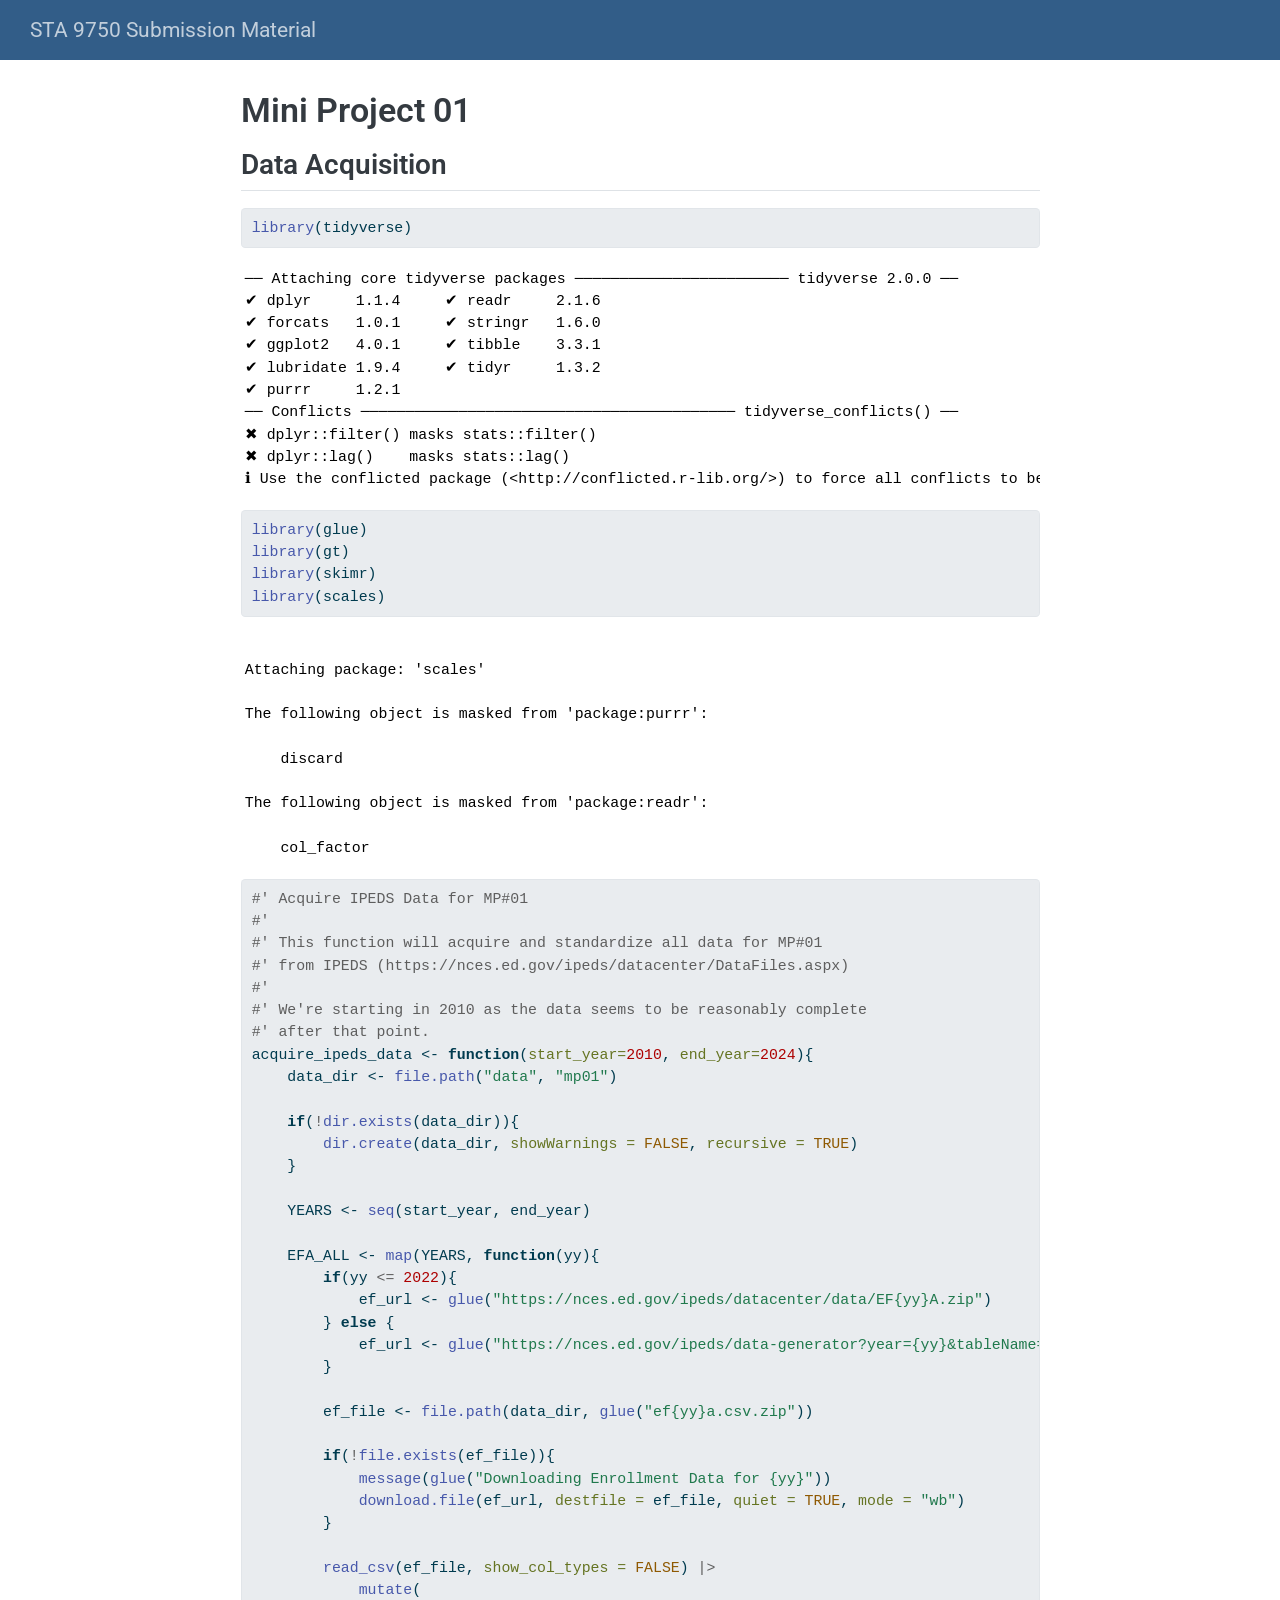
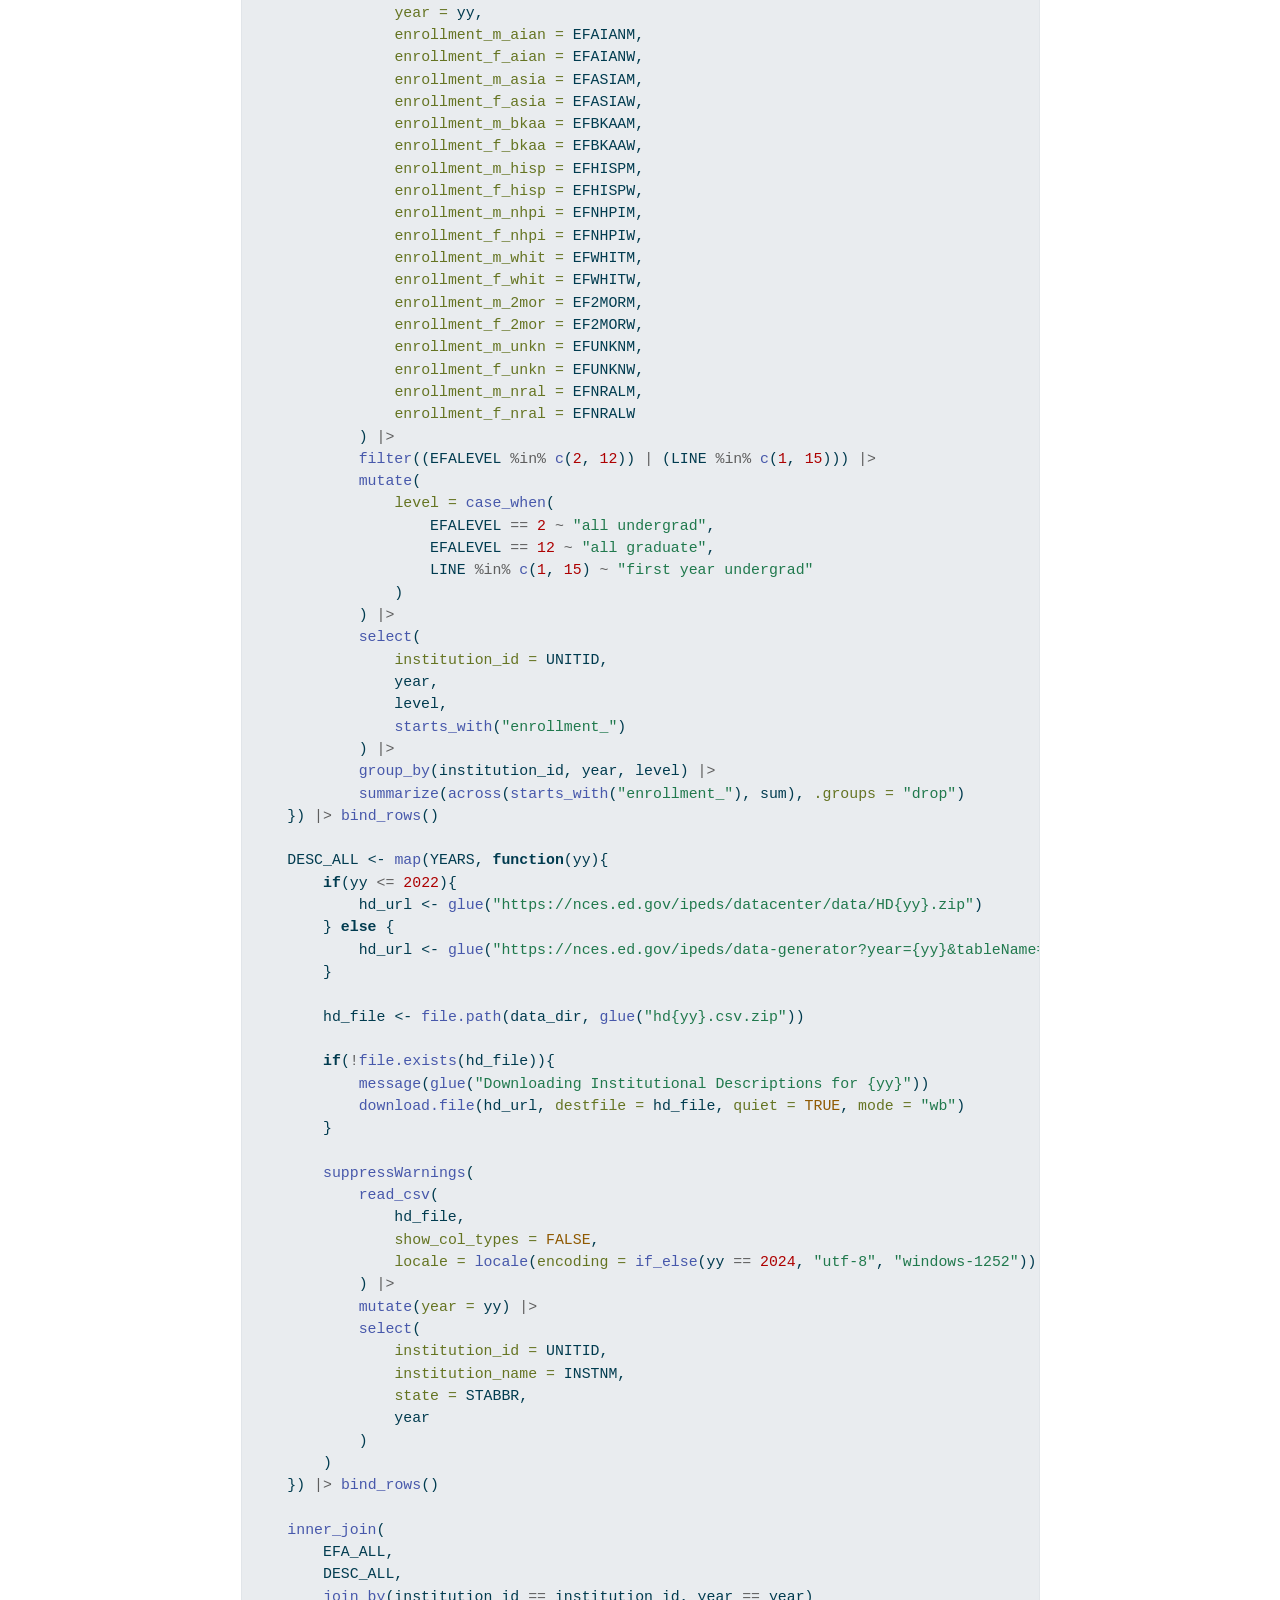
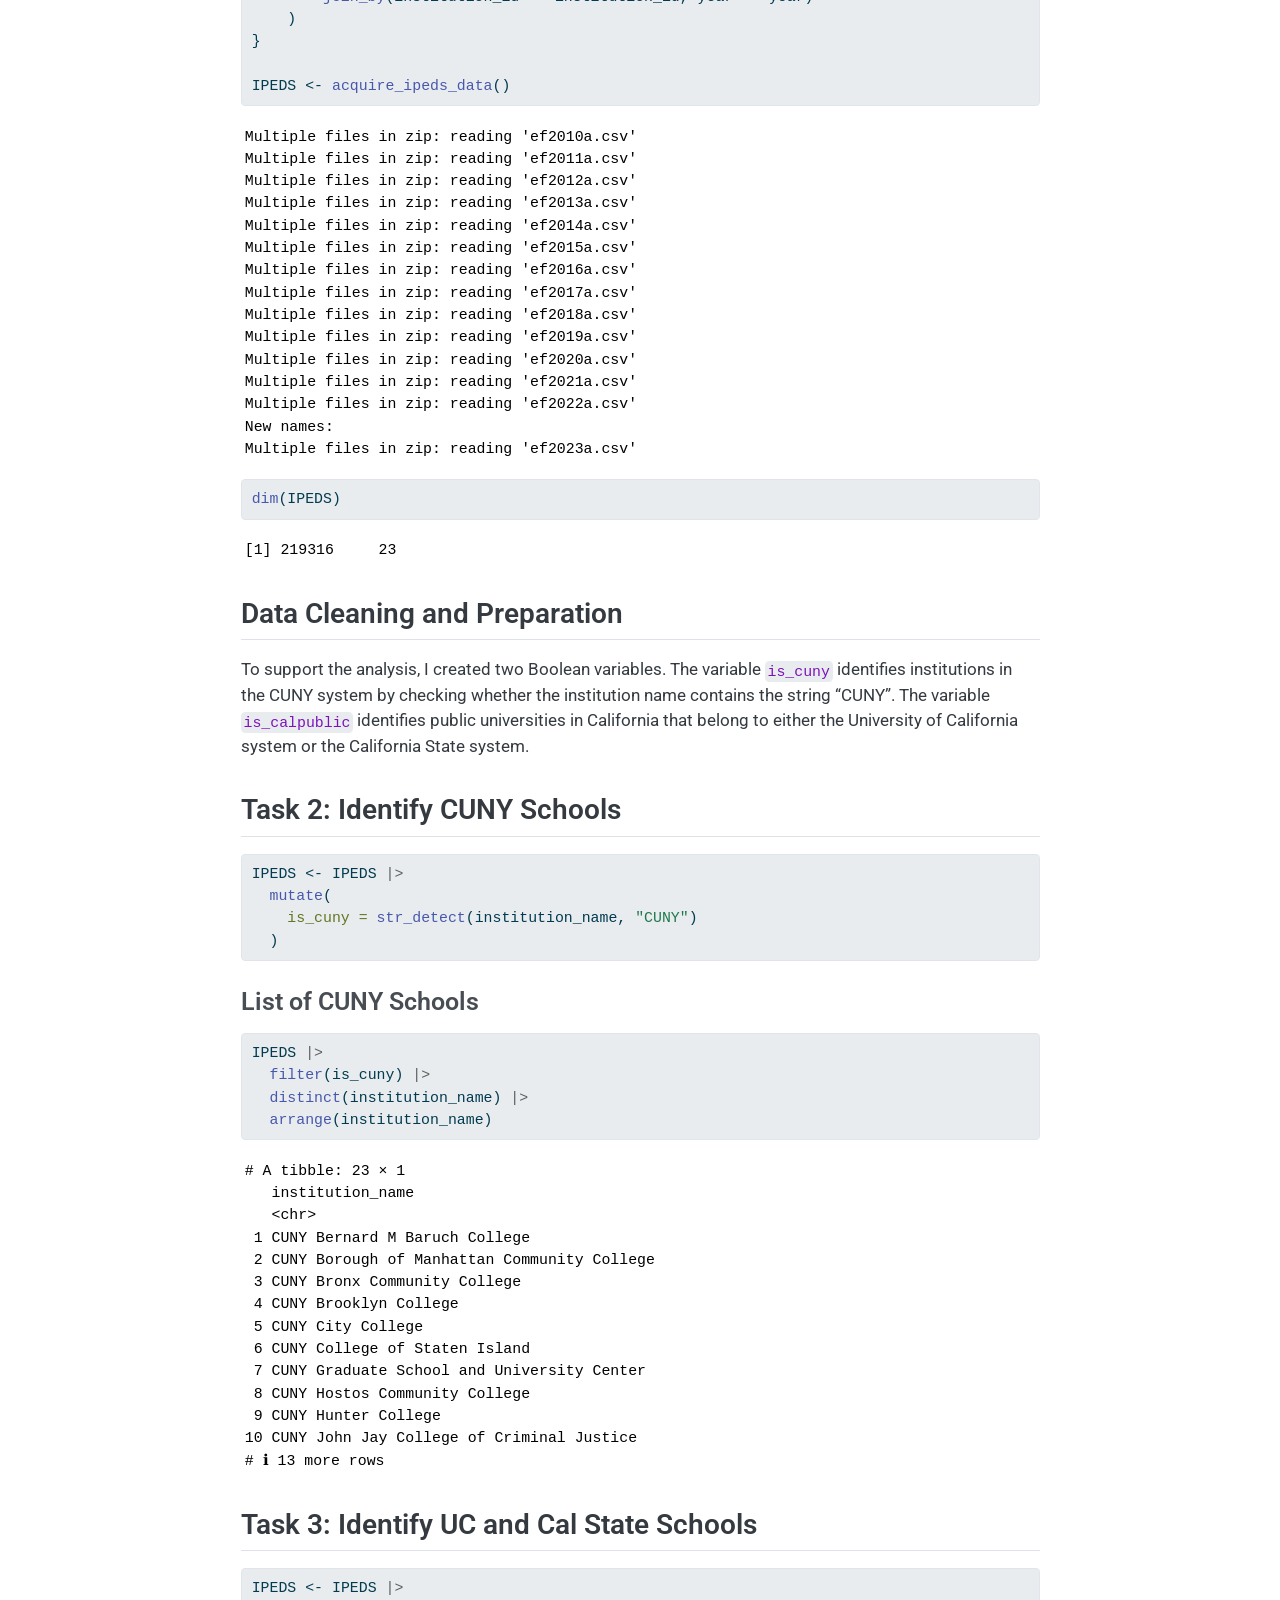
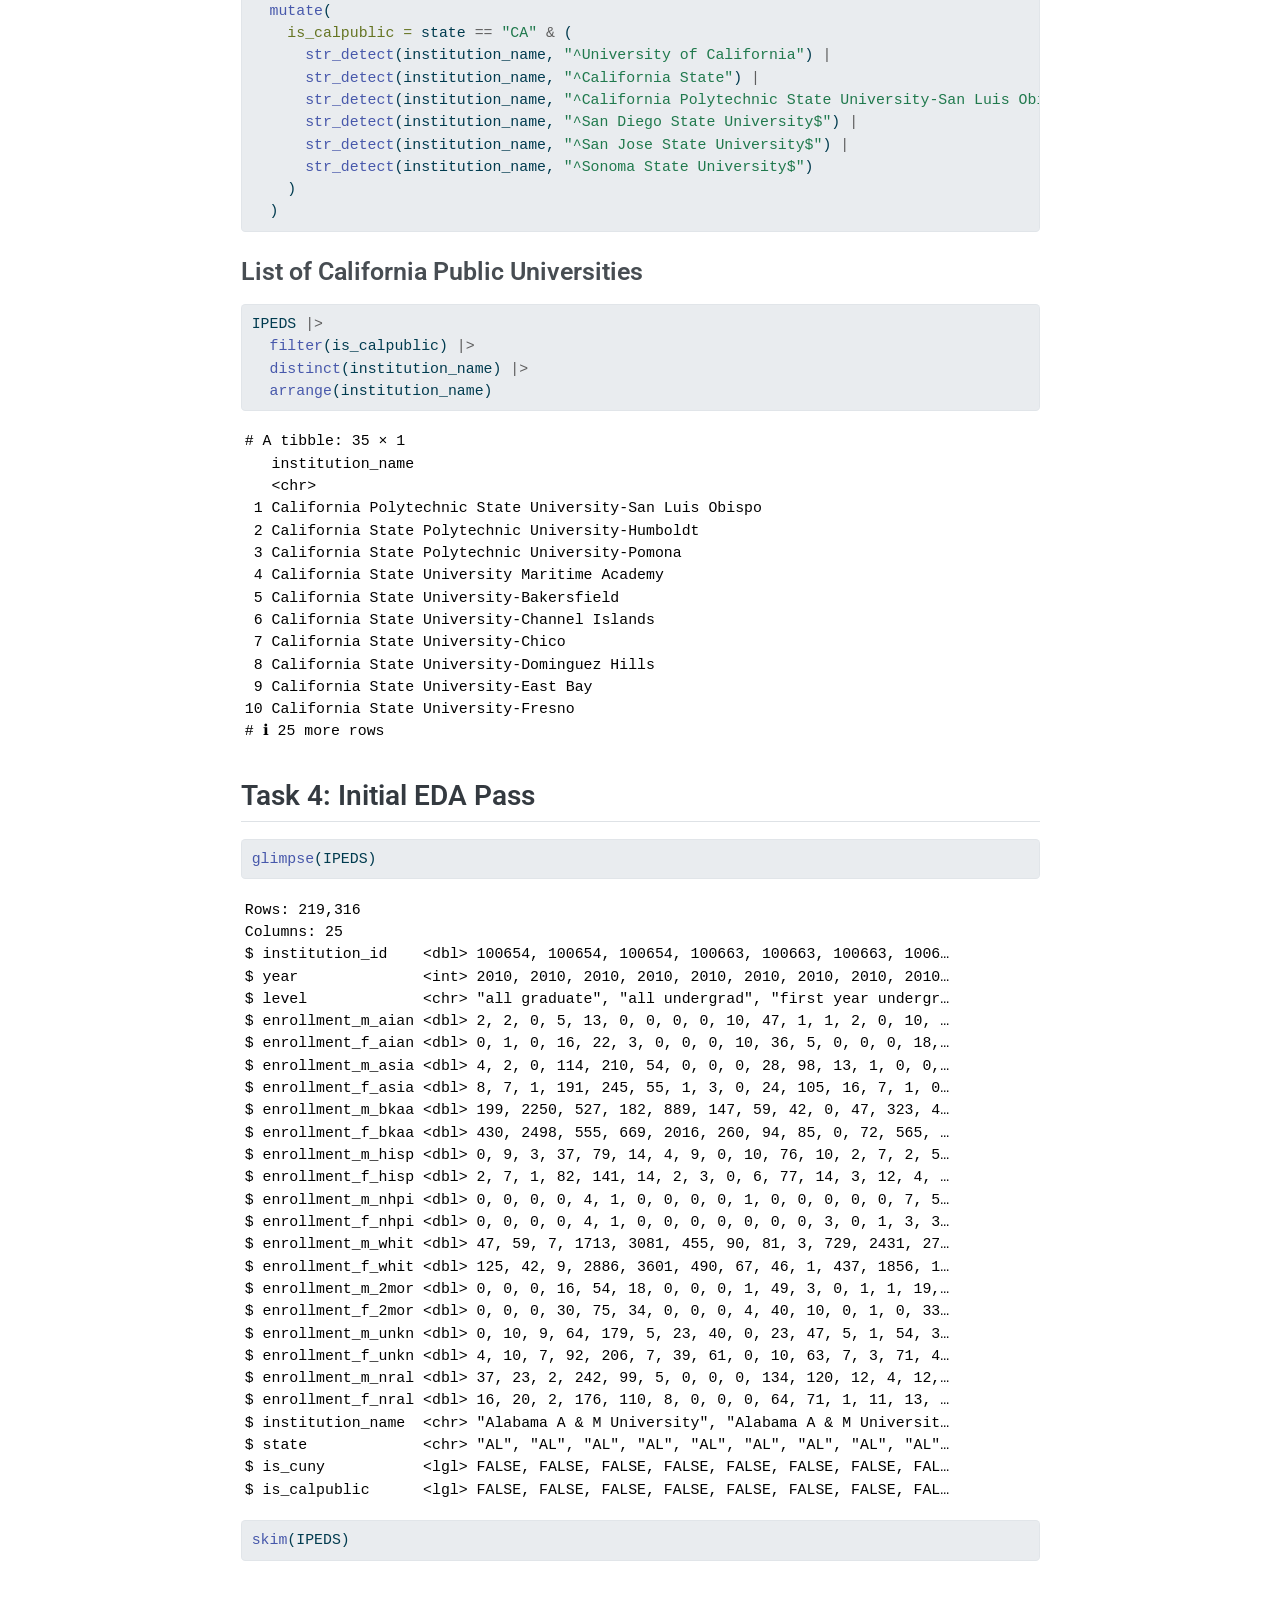
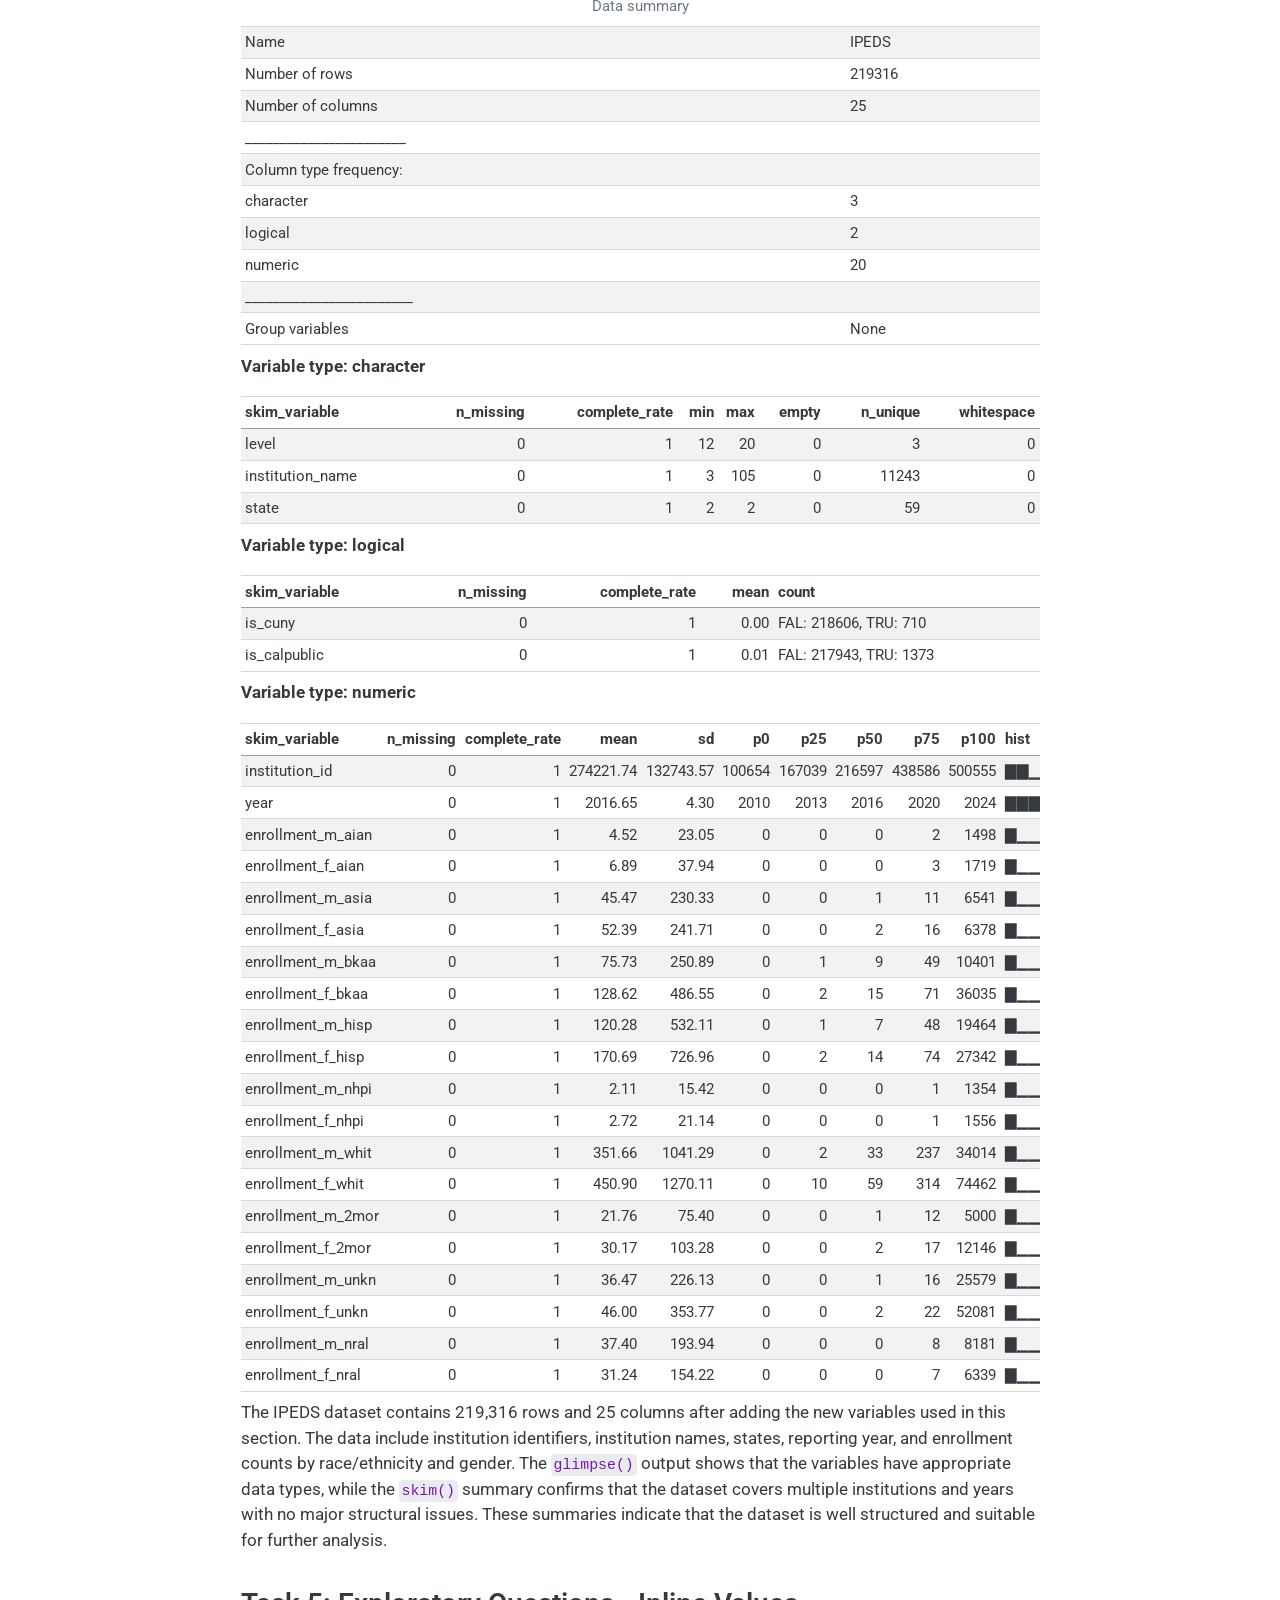
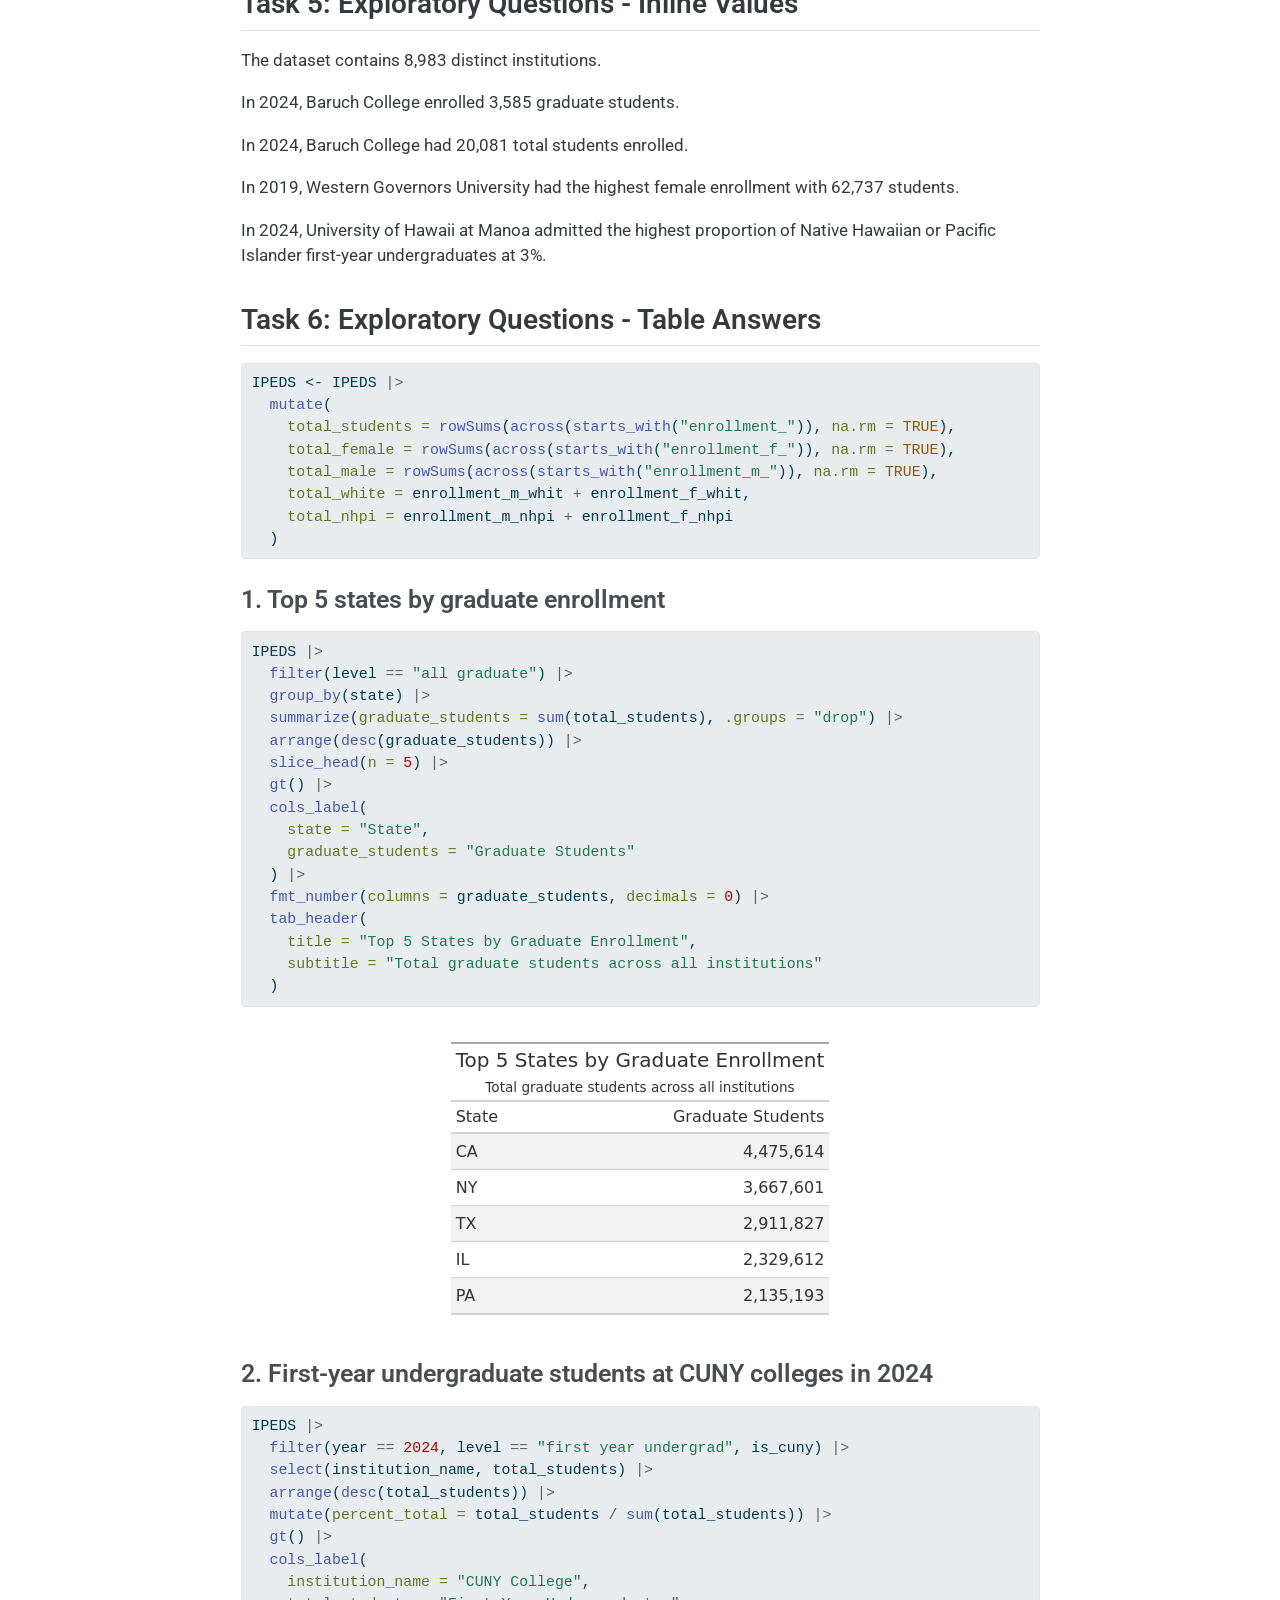
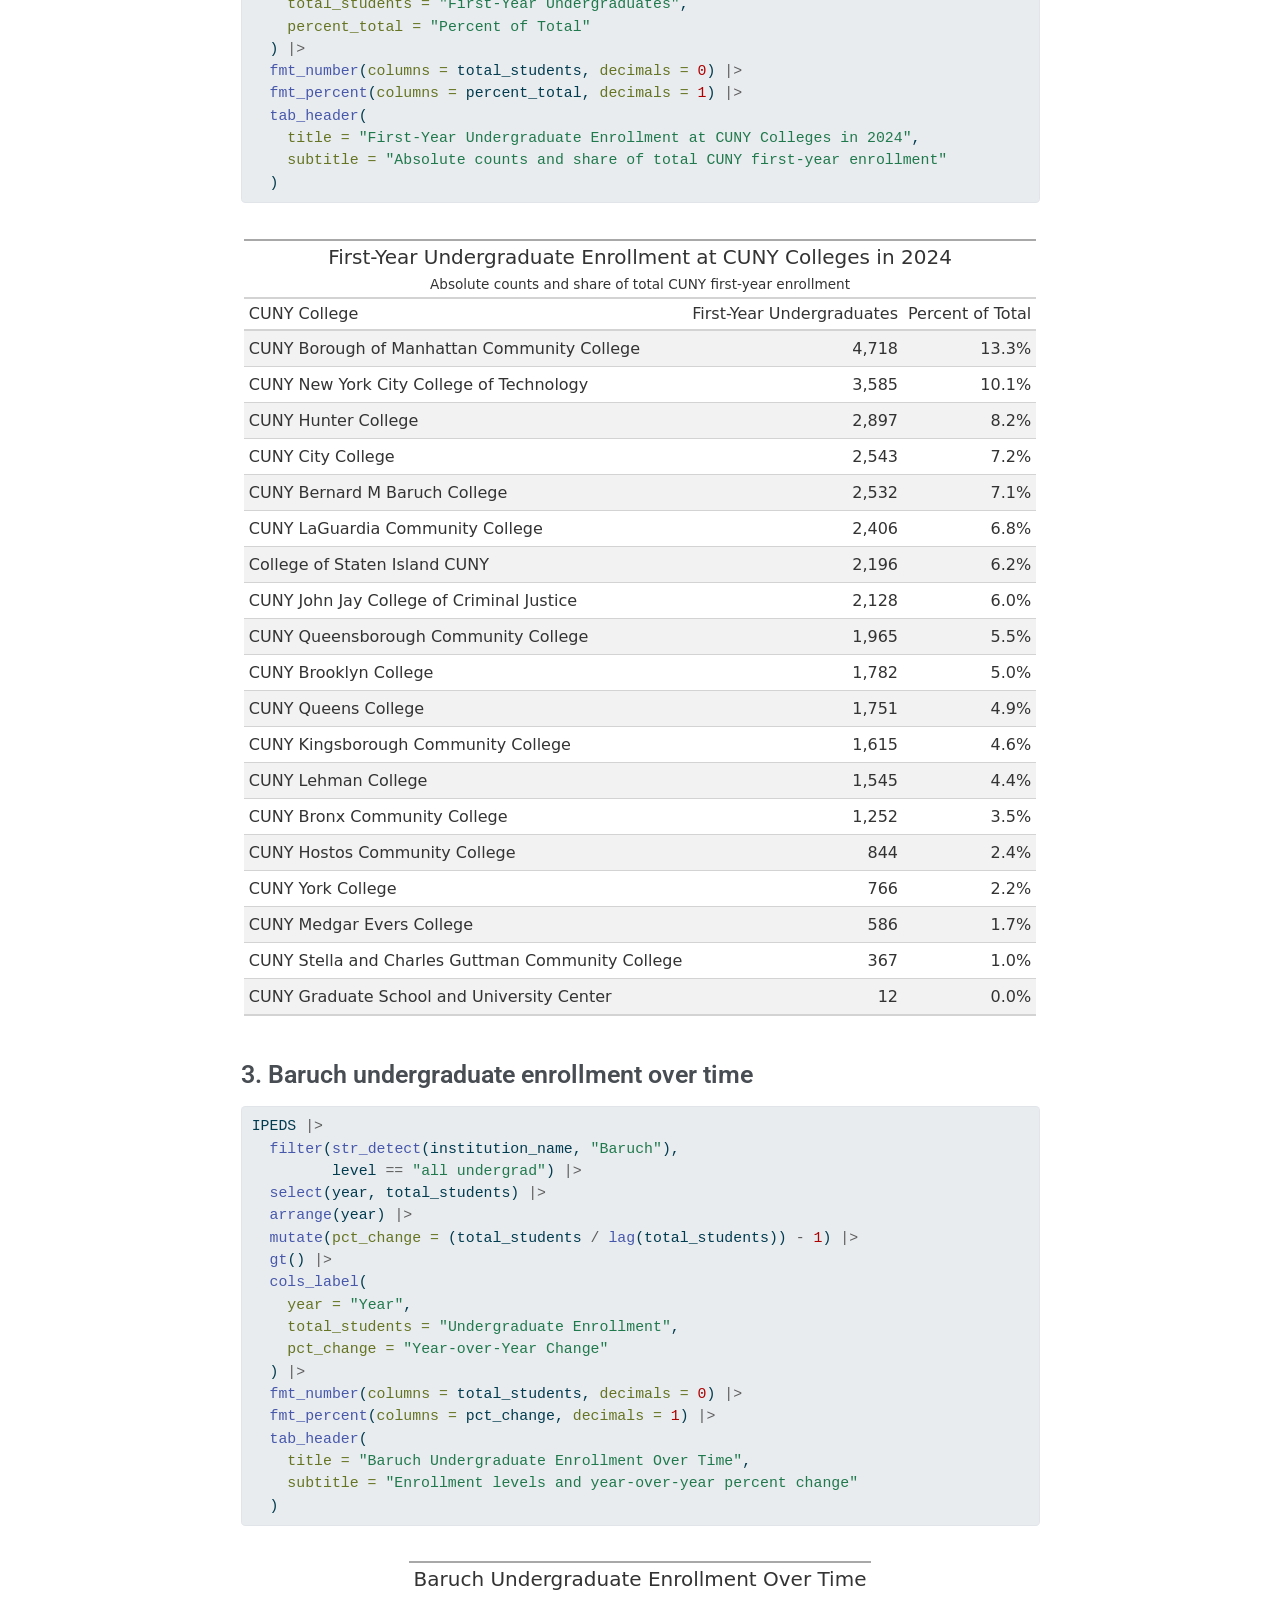
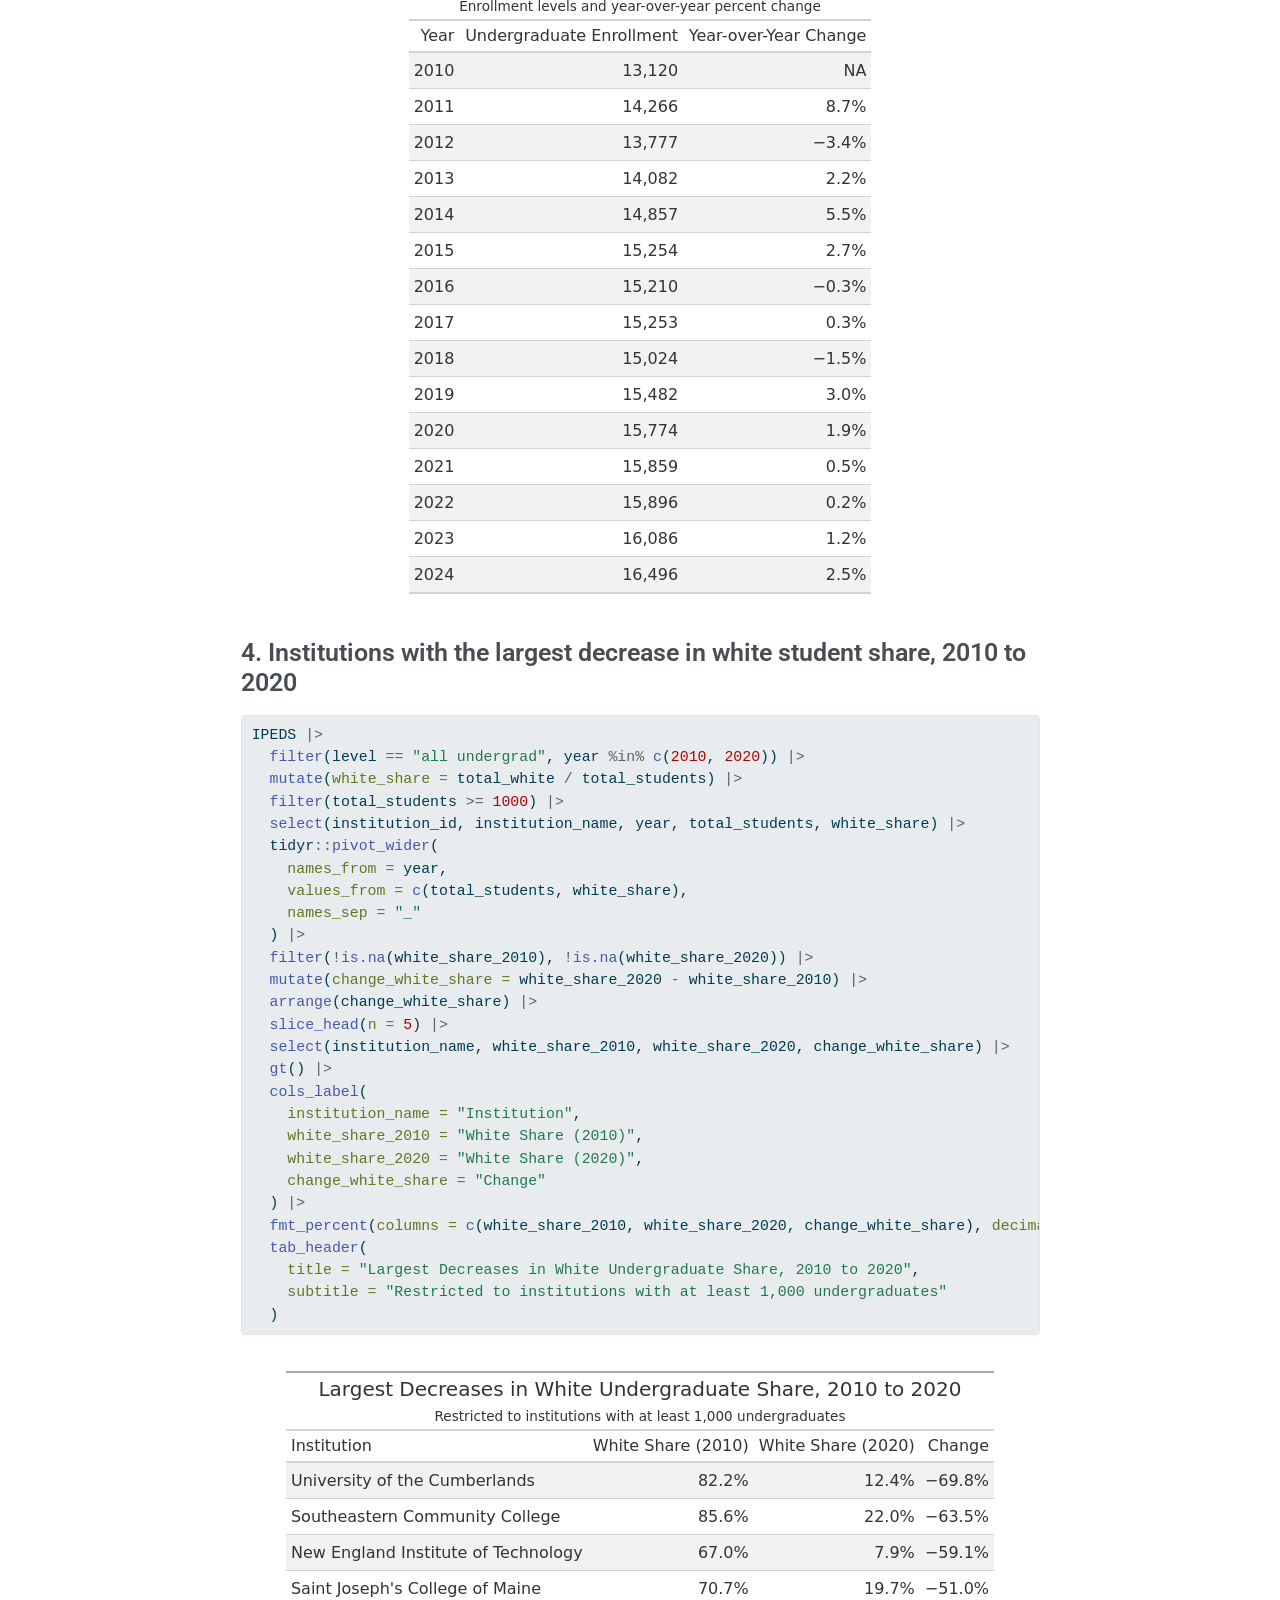
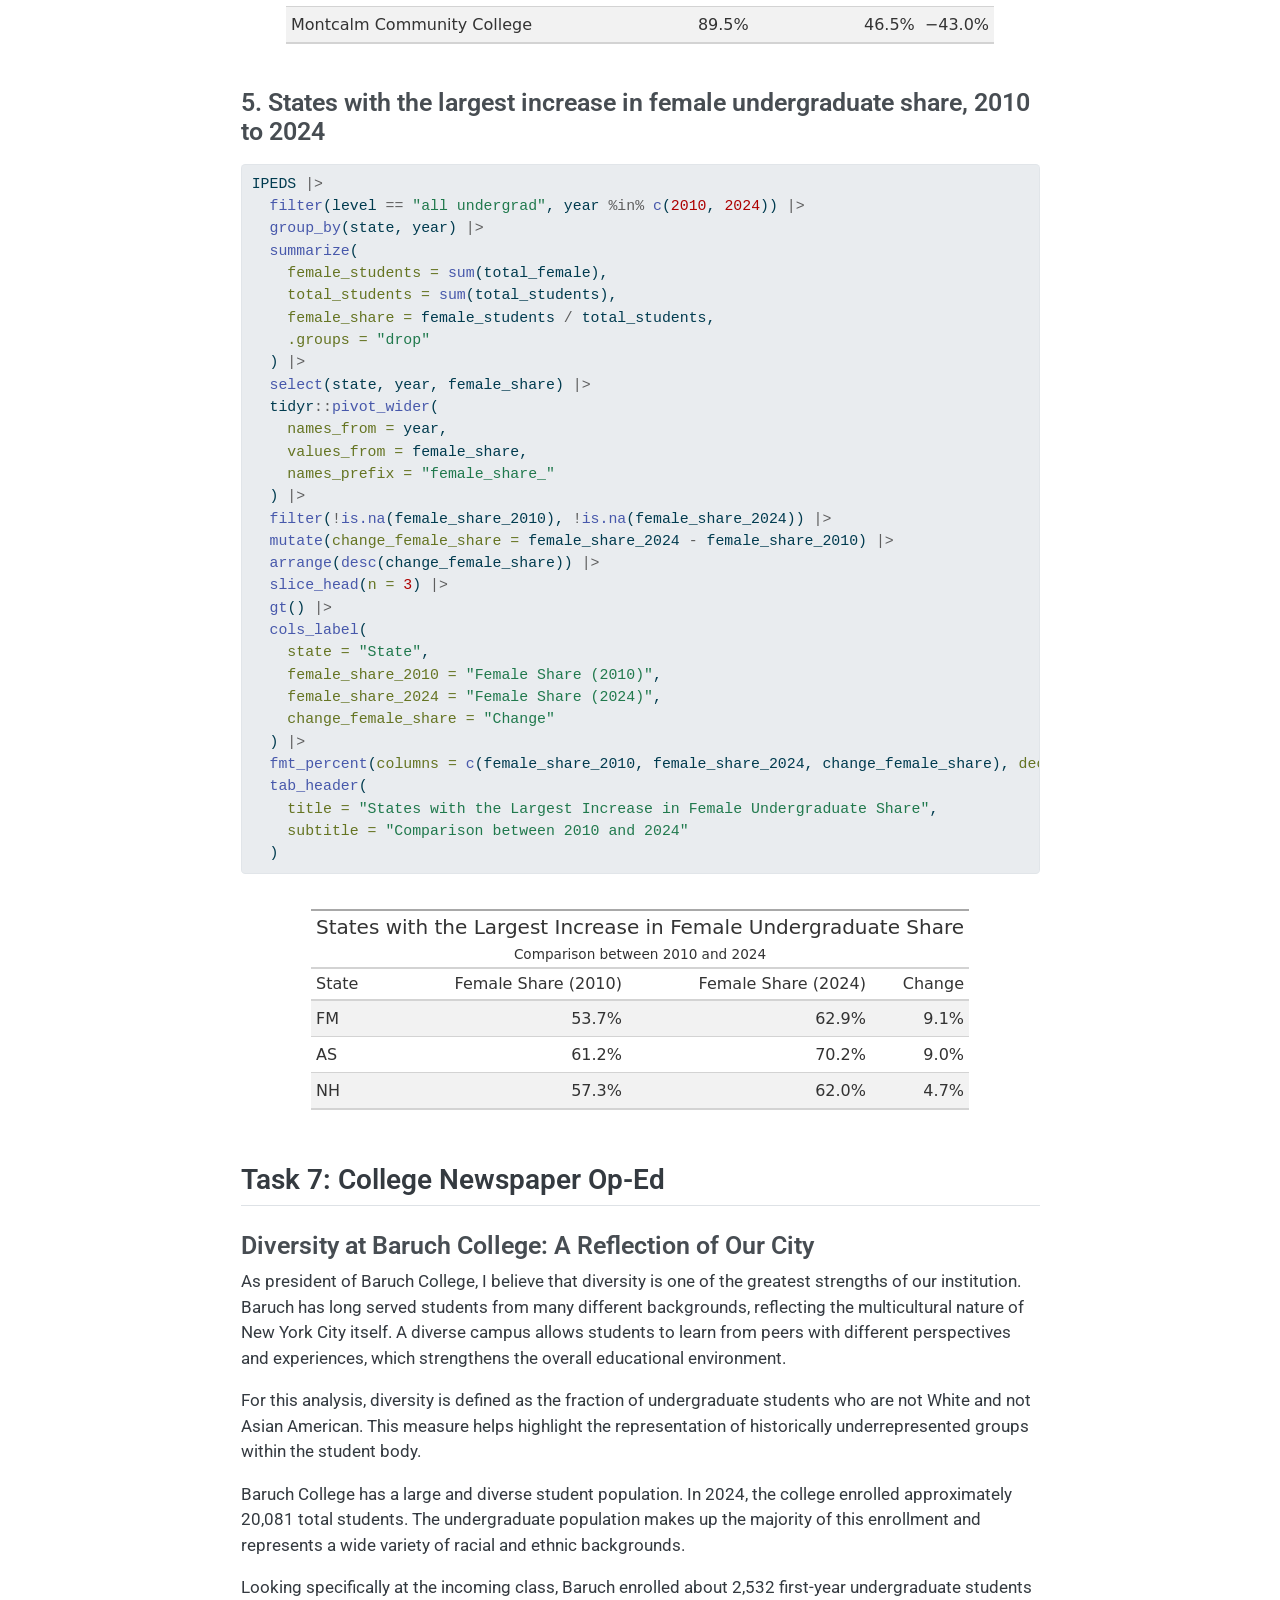
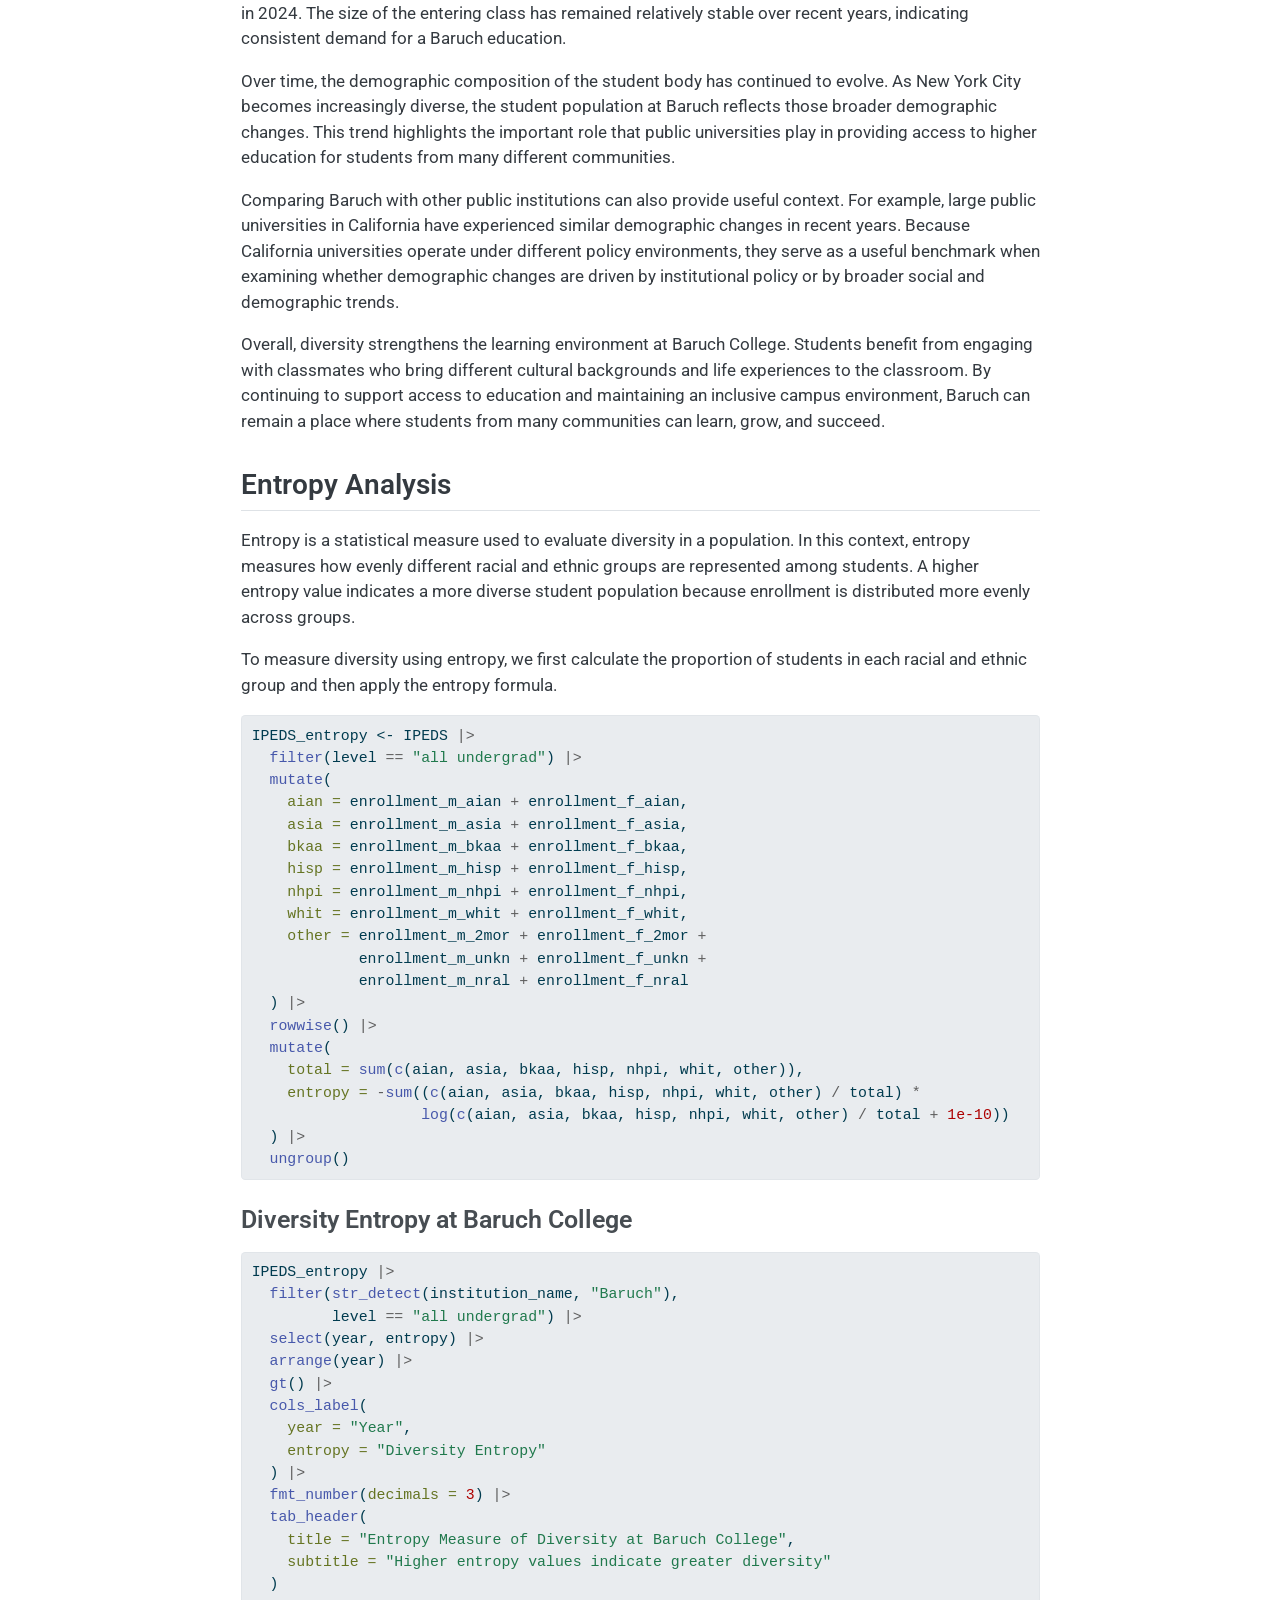
<file: docs/mp01.html>
<!DOCTYPE html>
<html xmlns="http://www.w3.org/1999/xhtml" lang="en" xml:lang="en"><head>

<meta charset="utf-8">
<meta name="generator" content="quarto-1.8.27">

<meta name="viewport" content="width=device-width, initial-scale=1.0, user-scalable=yes">


<title>Mini Project 01 – STA 9750 Submission Material</title>
<style>
code{white-space: pre-wrap;}
span.smallcaps{font-variant: small-caps;}
div.columns{display: flex; gap: min(4vw, 1.5em);}
div.column{flex: auto; overflow-x: auto;}
div.hanging-indent{margin-left: 1.5em; text-indent: -1.5em;}
ul.task-list{list-style: none;}
ul.task-list li input[type="checkbox"] {
  width: 0.8em;
  margin: 0 0.8em 0.2em -1em; /* quarto-specific, see https://github.com/quarto-dev/quarto-cli/issues/4556 */ 
  vertical-align: middle;
}
/* CSS for syntax highlighting */
html { -webkit-text-size-adjust: 100%; }
pre > code.sourceCode { white-space: pre; position: relative; }
pre > code.sourceCode > span { display: inline-block; line-height: 1.25; }
pre > code.sourceCode > span:empty { height: 1.2em; }
.sourceCode { overflow: visible; }
code.sourceCode > span { color: inherit; text-decoration: inherit; }
div.sourceCode { margin: 1em 0; }
pre.sourceCode { margin: 0; }
@media screen {
div.sourceCode { overflow: auto; }
}
@media print {
pre > code.sourceCode { white-space: pre-wrap; }
pre > code.sourceCode > span { text-indent: -5em; padding-left: 5em; }
}
pre.numberSource code
  { counter-reset: source-line 0; }
pre.numberSource code > span
  { position: relative; left: -4em; counter-increment: source-line; }
pre.numberSource code > span > a:first-child::before
  { content: counter(source-line);
    position: relative; left: -1em; text-align: right; vertical-align: baseline;
    border: none; display: inline-block;
    -webkit-touch-callout: none; -webkit-user-select: none;
    -khtml-user-select: none; -moz-user-select: none;
    -ms-user-select: none; user-select: none;
    padding: 0 4px; width: 4em;
  }
pre.numberSource { margin-left: 3em;  padding-left: 4px; }
div.sourceCode
  {   }
@media screen {
pre > code.sourceCode > span > a:first-child::before { text-decoration: underline; }
}
</style>


<script src="site_libs/quarto-nav/quarto-nav.js"></script>
<script src="site_libs/quarto-nav/headroom.min.js"></script>
<script src="site_libs/clipboard/clipboard.min.js"></script>
<script src="site_libs/quarto-search/autocomplete.umd.js"></script>
<script src="site_libs/quarto-search/fuse.min.js"></script>
<script src="site_libs/quarto-search/quarto-search.js"></script>
<meta name="quarto:offset" content="./">
<script src="site_libs/quarto-html/quarto.js" type="module"></script>
<script src="site_libs/quarto-html/tabsets/tabsets.js" type="module"></script>
<script src="site_libs/quarto-html/axe/axe-check.js" type="module"></script>
<script src="site_libs/quarto-html/popper.min.js"></script>
<script src="site_libs/quarto-html/tippy.umd.min.js"></script>
<script src="site_libs/quarto-html/anchor.min.js"></script>
<link href="site_libs/quarto-html/tippy.css" rel="stylesheet">
<link href="site_libs/quarto-html/quarto-syntax-highlighting-ed96de9b727972fe78a7b5d16c58bf87.css" rel="stylesheet" id="quarto-text-highlighting-styles">
<script src="site_libs/bootstrap/bootstrap.min.js"></script>
<link href="site_libs/bootstrap/bootstrap-icons.css" rel="stylesheet">
<link href="site_libs/bootstrap/bootstrap-339e78669bd22224b7cb5e9437fe940b.min.css" rel="stylesheet" append-hash="true" id="quarto-bootstrap" data-mode="light">
<script id="quarto-search-options" type="application/json">{
  "location": "navbar",
  "copy-button": false,
  "collapse-after": 3,
  "panel-placement": "end",
  "type": "overlay",
  "limit": 50,
  "keyboard-shortcut": [
    "f",
    "/",
    "s"
  ],
  "show-item-context": false,
  "language": {
    "search-no-results-text": "No results",
    "search-matching-documents-text": "matching documents",
    "search-copy-link-title": "Copy link to search",
    "search-hide-matches-text": "Hide additional matches",
    "search-more-match-text": "more match in this document",
    "search-more-matches-text": "more matches in this document",
    "search-clear-button-title": "Clear",
    "search-text-placeholder": "",
    "search-detached-cancel-button-title": "Cancel",
    "search-submit-button-title": "Submit",
    "search-label": "Search"
  }
}</script>


</head>

<body class="nav-fixed fullcontent quarto-light">

<div id="quarto-search-results"></div>
  <header id="quarto-header" class="headroom fixed-top">
    <nav class="navbar navbar-expand-lg " data-bs-theme="dark">
      <div class="navbar-container container-fluid">
      <div class="navbar-brand-container mx-auto">
    <a class="navbar-brand" href="./index.html">
    <span class="navbar-title">STA 9750 Submission Material</span>
    </a>
  </div>
        <div class="quarto-navbar-tools tools-end">
</div>
      </div> <!-- /container-fluid -->
    </nav>
</header>
<!-- content -->
<div id="quarto-content" class="quarto-container page-columns page-rows-contents page-layout-article page-navbar">
<!-- sidebar -->
<!-- margin-sidebar -->
    
<!-- main -->
<main class="content" id="quarto-document-content">

<header id="title-block-header" class="quarto-title-block default">
<div class="quarto-title">
<h1 class="title">Mini Project 01</h1>
</div>



<div class="quarto-title-meta">

    
  
    
  </div>
  


</header>


<section id="data-acquisition" class="level2">
<h2 class="anchored" data-anchor-id="data-acquisition">Data Acquisition</h2>
<div class="cell">
<div class="code-copy-outer-scaffold"><div class="sourceCode cell-code" id="cb1"><pre class="sourceCode r code-with-copy"><code class="sourceCode r"><span id="cb1-1"><a href="#cb1-1" aria-hidden="true" tabindex="-1"></a><span class="fu">library</span>(tidyverse)</span></code></pre></div><button title="Copy to Clipboard" class="code-copy-button"><i class="bi"></i></button></div>
<div class="cell-output cell-output-stderr">
<pre><code>── Attaching core tidyverse packages ──────────────────────── tidyverse 2.0.0 ──
✔ dplyr     1.1.4     ✔ readr     2.1.6
✔ forcats   1.0.1     ✔ stringr   1.6.0
✔ ggplot2   4.0.1     ✔ tibble    3.3.1
✔ lubridate 1.9.4     ✔ tidyr     1.3.2
✔ purrr     1.2.1     
── Conflicts ────────────────────────────────────────── tidyverse_conflicts() ──
✖ dplyr::filter() masks stats::filter()
✖ dplyr::lag()    masks stats::lag()
ℹ Use the conflicted package (&lt;http://conflicted.r-lib.org/&gt;) to force all conflicts to become errors</code></pre>
</div>
<div class="code-copy-outer-scaffold"><div class="sourceCode cell-code" id="cb3"><pre class="sourceCode r code-with-copy"><code class="sourceCode r"><span id="cb3-1"><a href="#cb3-1" aria-hidden="true" tabindex="-1"></a><span class="fu">library</span>(glue)</span>
<span id="cb3-2"><a href="#cb3-2" aria-hidden="true" tabindex="-1"></a><span class="fu">library</span>(gt)</span>
<span id="cb3-3"><a href="#cb3-3" aria-hidden="true" tabindex="-1"></a><span class="fu">library</span>(skimr)</span>
<span id="cb3-4"><a href="#cb3-4" aria-hidden="true" tabindex="-1"></a><span class="fu">library</span>(scales)</span></code></pre></div><button title="Copy to Clipboard" class="code-copy-button"><i class="bi"></i></button></div>
<div class="cell-output cell-output-stderr">
<pre><code>
Attaching package: 'scales'

The following object is masked from 'package:purrr':

    discard

The following object is masked from 'package:readr':

    col_factor</code></pre>
</div>
<div class="code-copy-outer-scaffold"><div class="sourceCode cell-code" id="cb5"><pre class="sourceCode r code-with-copy"><code class="sourceCode r"><span id="cb5-1"><a href="#cb5-1" aria-hidden="true" tabindex="-1"></a><span class="co">#' Acquire IPEDS Data for MP#01</span></span>
<span id="cb5-2"><a href="#cb5-2" aria-hidden="true" tabindex="-1"></a><span class="co">#' </span></span>
<span id="cb5-3"><a href="#cb5-3" aria-hidden="true" tabindex="-1"></a><span class="co">#' This function will acquire and standardize all data for MP#01</span></span>
<span id="cb5-4"><a href="#cb5-4" aria-hidden="true" tabindex="-1"></a><span class="co">#' from IPEDS (https://nces.ed.gov/ipeds/datacenter/DataFiles.aspx)</span></span>
<span id="cb5-5"><a href="#cb5-5" aria-hidden="true" tabindex="-1"></a><span class="co">#' </span></span>
<span id="cb5-6"><a href="#cb5-6" aria-hidden="true" tabindex="-1"></a><span class="co">#' We're starting in 2010 as the data seems to be reasonably complete </span></span>
<span id="cb5-7"><a href="#cb5-7" aria-hidden="true" tabindex="-1"></a><span class="co">#' after that point. </span></span>
<span id="cb5-8"><a href="#cb5-8" aria-hidden="true" tabindex="-1"></a>acquire_ipeds_data <span class="ot">&lt;-</span> <span class="cf">function</span>(<span class="at">start_year=</span><span class="dv">2010</span>, <span class="at">end_year=</span><span class="dv">2024</span>){</span>
<span id="cb5-9"><a href="#cb5-9" aria-hidden="true" tabindex="-1"></a>    data_dir <span class="ot">&lt;-</span> <span class="fu">file.path</span>(<span class="st">"data"</span>, <span class="st">"mp01"</span>)</span>
<span id="cb5-10"><a href="#cb5-10" aria-hidden="true" tabindex="-1"></a>    </span>
<span id="cb5-11"><a href="#cb5-11" aria-hidden="true" tabindex="-1"></a>    <span class="cf">if</span>(<span class="sc">!</span><span class="fu">dir.exists</span>(data_dir)){</span>
<span id="cb5-12"><a href="#cb5-12" aria-hidden="true" tabindex="-1"></a>        <span class="fu">dir.create</span>(data_dir, <span class="at">showWarnings =</span> <span class="cn">FALSE</span>, <span class="at">recursive =</span> <span class="cn">TRUE</span>)</span>
<span id="cb5-13"><a href="#cb5-13" aria-hidden="true" tabindex="-1"></a>    }</span>
<span id="cb5-14"><a href="#cb5-14" aria-hidden="true" tabindex="-1"></a>    </span>
<span id="cb5-15"><a href="#cb5-15" aria-hidden="true" tabindex="-1"></a>    YEARS <span class="ot">&lt;-</span> <span class="fu">seq</span>(start_year, end_year)</span>
<span id="cb5-16"><a href="#cb5-16" aria-hidden="true" tabindex="-1"></a>    </span>
<span id="cb5-17"><a href="#cb5-17" aria-hidden="true" tabindex="-1"></a>    EFA_ALL <span class="ot">&lt;-</span> <span class="fu">map</span>(YEARS, <span class="cf">function</span>(yy){</span>
<span id="cb5-18"><a href="#cb5-18" aria-hidden="true" tabindex="-1"></a>        <span class="cf">if</span>(yy <span class="sc">&lt;=</span> <span class="dv">2022</span>){</span>
<span id="cb5-19"><a href="#cb5-19" aria-hidden="true" tabindex="-1"></a>            ef_url <span class="ot">&lt;-</span> <span class="fu">glue</span>(<span class="st">"https://nces.ed.gov/ipeds/datacenter/data/EF{yy}A.zip"</span>)</span>
<span id="cb5-20"><a href="#cb5-20" aria-hidden="true" tabindex="-1"></a>        } <span class="cf">else</span> {</span>
<span id="cb5-21"><a href="#cb5-21" aria-hidden="true" tabindex="-1"></a>            ef_url <span class="ot">&lt;-</span> <span class="fu">glue</span>(<span class="st">"https://nces.ed.gov/ipeds/data-generator?year={yy}&amp;tableName=EF{yy}A&amp;HasRV=0&amp;type=csv"</span>)</span>
<span id="cb5-22"><a href="#cb5-22" aria-hidden="true" tabindex="-1"></a>        }</span>
<span id="cb5-23"><a href="#cb5-23" aria-hidden="true" tabindex="-1"></a>        </span>
<span id="cb5-24"><a href="#cb5-24" aria-hidden="true" tabindex="-1"></a>        ef_file <span class="ot">&lt;-</span> <span class="fu">file.path</span>(data_dir, <span class="fu">glue</span>(<span class="st">"ef{yy}a.csv.zip"</span>))</span>
<span id="cb5-25"><a href="#cb5-25" aria-hidden="true" tabindex="-1"></a>        </span>
<span id="cb5-26"><a href="#cb5-26" aria-hidden="true" tabindex="-1"></a>        <span class="cf">if</span>(<span class="sc">!</span><span class="fu">file.exists</span>(ef_file)){</span>
<span id="cb5-27"><a href="#cb5-27" aria-hidden="true" tabindex="-1"></a>            <span class="fu">message</span>(<span class="fu">glue</span>(<span class="st">"Downloading Enrollment Data for {yy}"</span>))</span>
<span id="cb5-28"><a href="#cb5-28" aria-hidden="true" tabindex="-1"></a>            <span class="fu">download.file</span>(ef_url, <span class="at">destfile =</span> ef_file, <span class="at">quiet =</span> <span class="cn">TRUE</span>, <span class="at">mode =</span> <span class="st">"wb"</span>)</span>
<span id="cb5-29"><a href="#cb5-29" aria-hidden="true" tabindex="-1"></a>        }</span>
<span id="cb5-30"><a href="#cb5-30" aria-hidden="true" tabindex="-1"></a>        </span>
<span id="cb5-31"><a href="#cb5-31" aria-hidden="true" tabindex="-1"></a>        <span class="fu">read_csv</span>(ef_file, <span class="at">show_col_types =</span> <span class="cn">FALSE</span>) <span class="sc">|&gt;</span></span>
<span id="cb5-32"><a href="#cb5-32" aria-hidden="true" tabindex="-1"></a>            <span class="fu">mutate</span>(</span>
<span id="cb5-33"><a href="#cb5-33" aria-hidden="true" tabindex="-1"></a>                <span class="at">year =</span> yy,</span>
<span id="cb5-34"><a href="#cb5-34" aria-hidden="true" tabindex="-1"></a>                <span class="at">enrollment_m_aian =</span> EFAIANM,</span>
<span id="cb5-35"><a href="#cb5-35" aria-hidden="true" tabindex="-1"></a>                <span class="at">enrollment_f_aian =</span> EFAIANW,</span>
<span id="cb5-36"><a href="#cb5-36" aria-hidden="true" tabindex="-1"></a>                <span class="at">enrollment_m_asia =</span> EFASIAM,</span>
<span id="cb5-37"><a href="#cb5-37" aria-hidden="true" tabindex="-1"></a>                <span class="at">enrollment_f_asia =</span> EFASIAW,</span>
<span id="cb5-38"><a href="#cb5-38" aria-hidden="true" tabindex="-1"></a>                <span class="at">enrollment_m_bkaa =</span> EFBKAAM,</span>
<span id="cb5-39"><a href="#cb5-39" aria-hidden="true" tabindex="-1"></a>                <span class="at">enrollment_f_bkaa =</span> EFBKAAW,</span>
<span id="cb5-40"><a href="#cb5-40" aria-hidden="true" tabindex="-1"></a>                <span class="at">enrollment_m_hisp =</span> EFHISPM,</span>
<span id="cb5-41"><a href="#cb5-41" aria-hidden="true" tabindex="-1"></a>                <span class="at">enrollment_f_hisp =</span> EFHISPW,</span>
<span id="cb5-42"><a href="#cb5-42" aria-hidden="true" tabindex="-1"></a>                <span class="at">enrollment_m_nhpi =</span> EFNHPIM,</span>
<span id="cb5-43"><a href="#cb5-43" aria-hidden="true" tabindex="-1"></a>                <span class="at">enrollment_f_nhpi =</span> EFNHPIW,</span>
<span id="cb5-44"><a href="#cb5-44" aria-hidden="true" tabindex="-1"></a>                <span class="at">enrollment_m_whit =</span> EFWHITM,</span>
<span id="cb5-45"><a href="#cb5-45" aria-hidden="true" tabindex="-1"></a>                <span class="at">enrollment_f_whit =</span> EFWHITW,</span>
<span id="cb5-46"><a href="#cb5-46" aria-hidden="true" tabindex="-1"></a>                <span class="at">enrollment_m_2mor =</span> EF2MORM,</span>
<span id="cb5-47"><a href="#cb5-47" aria-hidden="true" tabindex="-1"></a>                <span class="at">enrollment_f_2mor =</span> EF2MORW,</span>
<span id="cb5-48"><a href="#cb5-48" aria-hidden="true" tabindex="-1"></a>                <span class="at">enrollment_m_unkn =</span> EFUNKNM,</span>
<span id="cb5-49"><a href="#cb5-49" aria-hidden="true" tabindex="-1"></a>                <span class="at">enrollment_f_unkn =</span> EFUNKNW,</span>
<span id="cb5-50"><a href="#cb5-50" aria-hidden="true" tabindex="-1"></a>                <span class="at">enrollment_m_nral =</span> EFNRALM,</span>
<span id="cb5-51"><a href="#cb5-51" aria-hidden="true" tabindex="-1"></a>                <span class="at">enrollment_f_nral =</span> EFNRALW</span>
<span id="cb5-52"><a href="#cb5-52" aria-hidden="true" tabindex="-1"></a>            ) <span class="sc">|&gt;</span></span>
<span id="cb5-53"><a href="#cb5-53" aria-hidden="true" tabindex="-1"></a>            <span class="fu">filter</span>((EFALEVEL <span class="sc">%in%</span> <span class="fu">c</span>(<span class="dv">2</span>, <span class="dv">12</span>)) <span class="sc">|</span> (LINE <span class="sc">%in%</span> <span class="fu">c</span>(<span class="dv">1</span>, <span class="dv">15</span>))) <span class="sc">|&gt;</span></span>
<span id="cb5-54"><a href="#cb5-54" aria-hidden="true" tabindex="-1"></a>            <span class="fu">mutate</span>(</span>
<span id="cb5-55"><a href="#cb5-55" aria-hidden="true" tabindex="-1"></a>                <span class="at">level =</span> <span class="fu">case_when</span>(</span>
<span id="cb5-56"><a href="#cb5-56" aria-hidden="true" tabindex="-1"></a>                    EFALEVEL <span class="sc">==</span> <span class="dv">2</span> <span class="sc">~</span> <span class="st">"all undergrad"</span>,</span>
<span id="cb5-57"><a href="#cb5-57" aria-hidden="true" tabindex="-1"></a>                    EFALEVEL <span class="sc">==</span> <span class="dv">12</span> <span class="sc">~</span> <span class="st">"all graduate"</span>,</span>
<span id="cb5-58"><a href="#cb5-58" aria-hidden="true" tabindex="-1"></a>                    LINE <span class="sc">%in%</span> <span class="fu">c</span>(<span class="dv">1</span>, <span class="dv">15</span>) <span class="sc">~</span> <span class="st">"first year undergrad"</span></span>
<span id="cb5-59"><a href="#cb5-59" aria-hidden="true" tabindex="-1"></a>                )</span>
<span id="cb5-60"><a href="#cb5-60" aria-hidden="true" tabindex="-1"></a>            ) <span class="sc">|&gt;</span></span>
<span id="cb5-61"><a href="#cb5-61" aria-hidden="true" tabindex="-1"></a>            <span class="fu">select</span>(</span>
<span id="cb5-62"><a href="#cb5-62" aria-hidden="true" tabindex="-1"></a>                <span class="at">institution_id =</span> UNITID,</span>
<span id="cb5-63"><a href="#cb5-63" aria-hidden="true" tabindex="-1"></a>                year,</span>
<span id="cb5-64"><a href="#cb5-64" aria-hidden="true" tabindex="-1"></a>                level,</span>
<span id="cb5-65"><a href="#cb5-65" aria-hidden="true" tabindex="-1"></a>                <span class="fu">starts_with</span>(<span class="st">"enrollment_"</span>)</span>
<span id="cb5-66"><a href="#cb5-66" aria-hidden="true" tabindex="-1"></a>            ) <span class="sc">|&gt;</span></span>
<span id="cb5-67"><a href="#cb5-67" aria-hidden="true" tabindex="-1"></a>            <span class="fu">group_by</span>(institution_id, year, level) <span class="sc">|&gt;</span></span>
<span id="cb5-68"><a href="#cb5-68" aria-hidden="true" tabindex="-1"></a>            <span class="fu">summarize</span>(<span class="fu">across</span>(<span class="fu">starts_with</span>(<span class="st">"enrollment_"</span>), sum), <span class="at">.groups =</span> <span class="st">"drop"</span>)</span>
<span id="cb5-69"><a href="#cb5-69" aria-hidden="true" tabindex="-1"></a>    }) <span class="sc">|&gt;</span> <span class="fu">bind_rows</span>()</span>
<span id="cb5-70"><a href="#cb5-70" aria-hidden="true" tabindex="-1"></a>    </span>
<span id="cb5-71"><a href="#cb5-71" aria-hidden="true" tabindex="-1"></a>    DESC_ALL <span class="ot">&lt;-</span> <span class="fu">map</span>(YEARS, <span class="cf">function</span>(yy){</span>
<span id="cb5-72"><a href="#cb5-72" aria-hidden="true" tabindex="-1"></a>        <span class="cf">if</span>(yy <span class="sc">&lt;=</span> <span class="dv">2022</span>){</span>
<span id="cb5-73"><a href="#cb5-73" aria-hidden="true" tabindex="-1"></a>            hd_url <span class="ot">&lt;-</span> <span class="fu">glue</span>(<span class="st">"https://nces.ed.gov/ipeds/datacenter/data/HD{yy}.zip"</span>)</span>
<span id="cb5-74"><a href="#cb5-74" aria-hidden="true" tabindex="-1"></a>        } <span class="cf">else</span> {</span>
<span id="cb5-75"><a href="#cb5-75" aria-hidden="true" tabindex="-1"></a>            hd_url <span class="ot">&lt;-</span> <span class="fu">glue</span>(<span class="st">"https://nces.ed.gov/ipeds/data-generator?year={yy}&amp;tableName=HD{yy}&amp;HasRV=0&amp;type=csv"</span>)</span>
<span id="cb5-76"><a href="#cb5-76" aria-hidden="true" tabindex="-1"></a>        }</span>
<span id="cb5-77"><a href="#cb5-77" aria-hidden="true" tabindex="-1"></a>        </span>
<span id="cb5-78"><a href="#cb5-78" aria-hidden="true" tabindex="-1"></a>        hd_file <span class="ot">&lt;-</span> <span class="fu">file.path</span>(data_dir, <span class="fu">glue</span>(<span class="st">"hd{yy}.csv.zip"</span>))</span>
<span id="cb5-79"><a href="#cb5-79" aria-hidden="true" tabindex="-1"></a>        </span>
<span id="cb5-80"><a href="#cb5-80" aria-hidden="true" tabindex="-1"></a>        <span class="cf">if</span>(<span class="sc">!</span><span class="fu">file.exists</span>(hd_file)){</span>
<span id="cb5-81"><a href="#cb5-81" aria-hidden="true" tabindex="-1"></a>            <span class="fu">message</span>(<span class="fu">glue</span>(<span class="st">"Downloading Institutional Descriptions for {yy}"</span>))</span>
<span id="cb5-82"><a href="#cb5-82" aria-hidden="true" tabindex="-1"></a>            <span class="fu">download.file</span>(hd_url, <span class="at">destfile =</span> hd_file, <span class="at">quiet =</span> <span class="cn">TRUE</span>, <span class="at">mode =</span> <span class="st">"wb"</span>)</span>
<span id="cb5-83"><a href="#cb5-83" aria-hidden="true" tabindex="-1"></a>        }</span>
<span id="cb5-84"><a href="#cb5-84" aria-hidden="true" tabindex="-1"></a>        </span>
<span id="cb5-85"><a href="#cb5-85" aria-hidden="true" tabindex="-1"></a>        <span class="fu">suppressWarnings</span>(</span>
<span id="cb5-86"><a href="#cb5-86" aria-hidden="true" tabindex="-1"></a>            <span class="fu">read_csv</span>(</span>
<span id="cb5-87"><a href="#cb5-87" aria-hidden="true" tabindex="-1"></a>                hd_file,</span>
<span id="cb5-88"><a href="#cb5-88" aria-hidden="true" tabindex="-1"></a>                <span class="at">show_col_types =</span> <span class="cn">FALSE</span>,</span>
<span id="cb5-89"><a href="#cb5-89" aria-hidden="true" tabindex="-1"></a>                <span class="at">locale =</span> <span class="fu">locale</span>(<span class="at">encoding =</span> <span class="fu">if_else</span>(yy <span class="sc">==</span> <span class="dv">2024</span>, <span class="st">"utf-8"</span>, <span class="st">"windows-1252"</span>))</span>
<span id="cb5-90"><a href="#cb5-90" aria-hidden="true" tabindex="-1"></a>            ) <span class="sc">|&gt;</span></span>
<span id="cb5-91"><a href="#cb5-91" aria-hidden="true" tabindex="-1"></a>            <span class="fu">mutate</span>(<span class="at">year =</span> yy) <span class="sc">|&gt;</span></span>
<span id="cb5-92"><a href="#cb5-92" aria-hidden="true" tabindex="-1"></a>            <span class="fu">select</span>(</span>
<span id="cb5-93"><a href="#cb5-93" aria-hidden="true" tabindex="-1"></a>                <span class="at">institution_id =</span> UNITID,</span>
<span id="cb5-94"><a href="#cb5-94" aria-hidden="true" tabindex="-1"></a>                <span class="at">institution_name =</span> INSTNM,</span>
<span id="cb5-95"><a href="#cb5-95" aria-hidden="true" tabindex="-1"></a>                <span class="at">state =</span> STABBR,</span>
<span id="cb5-96"><a href="#cb5-96" aria-hidden="true" tabindex="-1"></a>                year</span>
<span id="cb5-97"><a href="#cb5-97" aria-hidden="true" tabindex="-1"></a>            )</span>
<span id="cb5-98"><a href="#cb5-98" aria-hidden="true" tabindex="-1"></a>        )</span>
<span id="cb5-99"><a href="#cb5-99" aria-hidden="true" tabindex="-1"></a>    }) <span class="sc">|&gt;</span> <span class="fu">bind_rows</span>()</span>
<span id="cb5-100"><a href="#cb5-100" aria-hidden="true" tabindex="-1"></a>    </span>
<span id="cb5-101"><a href="#cb5-101" aria-hidden="true" tabindex="-1"></a>    <span class="fu">inner_join</span>(</span>
<span id="cb5-102"><a href="#cb5-102" aria-hidden="true" tabindex="-1"></a>        EFA_ALL,</span>
<span id="cb5-103"><a href="#cb5-103" aria-hidden="true" tabindex="-1"></a>        DESC_ALL,</span>
<span id="cb5-104"><a href="#cb5-104" aria-hidden="true" tabindex="-1"></a>        <span class="fu">join_by</span>(institution_id <span class="sc">==</span> institution_id, year <span class="sc">==</span> year)</span>
<span id="cb5-105"><a href="#cb5-105" aria-hidden="true" tabindex="-1"></a>    )</span>
<span id="cb5-106"><a href="#cb5-106" aria-hidden="true" tabindex="-1"></a>}</span>
<span id="cb5-107"><a href="#cb5-107" aria-hidden="true" tabindex="-1"></a></span>
<span id="cb5-108"><a href="#cb5-108" aria-hidden="true" tabindex="-1"></a>IPEDS <span class="ot">&lt;-</span> <span class="fu">acquire_ipeds_data</span>()</span></code></pre></div><button title="Copy to Clipboard" class="code-copy-button"><i class="bi"></i></button></div>
<div class="cell-output cell-output-stderr">
<pre><code>Multiple files in zip: reading 'ef2010a.csv'
Multiple files in zip: reading 'ef2011a.csv'
Multiple files in zip: reading 'ef2012a.csv'
Multiple files in zip: reading 'ef2013a.csv'
Multiple files in zip: reading 'ef2014a.csv'
Multiple files in zip: reading 'ef2015a.csv'
Multiple files in zip: reading 'ef2016a.csv'
Multiple files in zip: reading 'ef2017a.csv'
Multiple files in zip: reading 'ef2018a.csv'
Multiple files in zip: reading 'ef2019a.csv'
Multiple files in zip: reading 'ef2020a.csv'
Multiple files in zip: reading 'ef2021a.csv'
Multiple files in zip: reading 'ef2022a.csv'
New names:
Multiple files in zip: reading 'ef2023a.csv'</code></pre>
</div>
<div class="code-copy-outer-scaffold"><div class="sourceCode cell-code" id="cb7"><pre class="sourceCode r code-with-copy"><code class="sourceCode r"><span id="cb7-1"><a href="#cb7-1" aria-hidden="true" tabindex="-1"></a><span class="fu">dim</span>(IPEDS)</span></code></pre></div><button title="Copy to Clipboard" class="code-copy-button"><i class="bi"></i></button></div>
<div class="cell-output cell-output-stdout">
<pre><code>[1] 219316     23</code></pre>
</div>
</div>
</section>
<section id="data-cleaning-and-preparation" class="level2">
<h2 class="anchored" data-anchor-id="data-cleaning-and-preparation">Data Cleaning and Preparation</h2>
<p>To support the analysis, I created two Boolean variables. The variable <code>is_cuny</code> identifies institutions in the CUNY system by checking whether the institution name contains the string “CUNY”. The variable <code>is_calpublic</code> identifies public universities in California that belong to either the University of California system or the California State system.</p>
</section>
<section id="task-2-identify-cuny-schools" class="level2">
<h2 class="anchored" data-anchor-id="task-2-identify-cuny-schools">Task 2: Identify CUNY Schools</h2>
<div class="cell">
<div class="code-copy-outer-scaffold"><div class="sourceCode cell-code" id="cb9"><pre class="sourceCode r code-with-copy"><code class="sourceCode r"><span id="cb9-1"><a href="#cb9-1" aria-hidden="true" tabindex="-1"></a>IPEDS <span class="ot">&lt;-</span> IPEDS <span class="sc">|&gt;</span></span>
<span id="cb9-2"><a href="#cb9-2" aria-hidden="true" tabindex="-1"></a>  <span class="fu">mutate</span>(</span>
<span id="cb9-3"><a href="#cb9-3" aria-hidden="true" tabindex="-1"></a>    <span class="at">is_cuny =</span> <span class="fu">str_detect</span>(institution_name, <span class="st">"CUNY"</span>)</span>
<span id="cb9-4"><a href="#cb9-4" aria-hidden="true" tabindex="-1"></a>  )</span></code></pre></div><button title="Copy to Clipboard" class="code-copy-button"><i class="bi"></i></button></div>
</div>
<section id="list-of-cuny-schools" class="level3">
<h3 class="anchored" data-anchor-id="list-of-cuny-schools">List of CUNY Schools</h3>
<div class="cell">
<div class="code-copy-outer-scaffold"><div class="sourceCode cell-code" id="cb10"><pre class="sourceCode r code-with-copy"><code class="sourceCode r"><span id="cb10-1"><a href="#cb10-1" aria-hidden="true" tabindex="-1"></a>IPEDS <span class="sc">|&gt;</span></span>
<span id="cb10-2"><a href="#cb10-2" aria-hidden="true" tabindex="-1"></a>  <span class="fu">filter</span>(is_cuny) <span class="sc">|&gt;</span></span>
<span id="cb10-3"><a href="#cb10-3" aria-hidden="true" tabindex="-1"></a>  <span class="fu">distinct</span>(institution_name) <span class="sc">|&gt;</span></span>
<span id="cb10-4"><a href="#cb10-4" aria-hidden="true" tabindex="-1"></a>  <span class="fu">arrange</span>(institution_name)</span></code></pre></div><button title="Copy to Clipboard" class="code-copy-button"><i class="bi"></i></button></div>
<div class="cell-output cell-output-stdout">
<pre><code># A tibble: 23 × 1
   institution_name                           
   &lt;chr&gt;                                      
 1 CUNY Bernard M Baruch College              
 2 CUNY Borough of Manhattan Community College
 3 CUNY Bronx Community College               
 4 CUNY Brooklyn College                      
 5 CUNY City College                          
 6 CUNY College of Staten Island              
 7 CUNY Graduate School and University Center 
 8 CUNY Hostos Community College              
 9 CUNY Hunter College                        
10 CUNY John Jay College of Criminal Justice  
# ℹ 13 more rows</code></pre>
</div>
</div>
</section>
</section>
<section id="task-3-identify-uc-and-cal-state-schools" class="level2">
<h2 class="anchored" data-anchor-id="task-3-identify-uc-and-cal-state-schools">Task 3: Identify UC and Cal State Schools</h2>
<div class="cell">
<div class="code-copy-outer-scaffold"><div class="sourceCode cell-code" id="cb12"><pre class="sourceCode r code-with-copy"><code class="sourceCode r"><span id="cb12-1"><a href="#cb12-1" aria-hidden="true" tabindex="-1"></a>IPEDS <span class="ot">&lt;-</span> IPEDS <span class="sc">|&gt;</span></span>
<span id="cb12-2"><a href="#cb12-2" aria-hidden="true" tabindex="-1"></a>  <span class="fu">mutate</span>(</span>
<span id="cb12-3"><a href="#cb12-3" aria-hidden="true" tabindex="-1"></a>    <span class="at">is_calpublic =</span> state <span class="sc">==</span> <span class="st">"CA"</span> <span class="sc">&amp;</span> (</span>
<span id="cb12-4"><a href="#cb12-4" aria-hidden="true" tabindex="-1"></a>      <span class="fu">str_detect</span>(institution_name, <span class="st">"^University of California"</span>) <span class="sc">|</span></span>
<span id="cb12-5"><a href="#cb12-5" aria-hidden="true" tabindex="-1"></a>      <span class="fu">str_detect</span>(institution_name, <span class="st">"^California State"</span>) <span class="sc">|</span></span>
<span id="cb12-6"><a href="#cb12-6" aria-hidden="true" tabindex="-1"></a>      <span class="fu">str_detect</span>(institution_name, <span class="st">"^California Polytechnic State University-San Luis Obispo$"</span>) <span class="sc">|</span></span>
<span id="cb12-7"><a href="#cb12-7" aria-hidden="true" tabindex="-1"></a>      <span class="fu">str_detect</span>(institution_name, <span class="st">"^San Diego State University$"</span>) <span class="sc">|</span></span>
<span id="cb12-8"><a href="#cb12-8" aria-hidden="true" tabindex="-1"></a>      <span class="fu">str_detect</span>(institution_name, <span class="st">"^San Jose State University$"</span>) <span class="sc">|</span></span>
<span id="cb12-9"><a href="#cb12-9" aria-hidden="true" tabindex="-1"></a>      <span class="fu">str_detect</span>(institution_name, <span class="st">"^Sonoma State University$"</span>)</span>
<span id="cb12-10"><a href="#cb12-10" aria-hidden="true" tabindex="-1"></a>    )</span>
<span id="cb12-11"><a href="#cb12-11" aria-hidden="true" tabindex="-1"></a>  )</span></code></pre></div><button title="Copy to Clipboard" class="code-copy-button"><i class="bi"></i></button></div>
</div>
<section id="list-of-california-public-universities" class="level3">
<h3 class="anchored" data-anchor-id="list-of-california-public-universities">List of California Public Universities</h3>
<div class="cell">
<div class="code-copy-outer-scaffold"><div class="sourceCode cell-code" id="cb13"><pre class="sourceCode r code-with-copy"><code class="sourceCode r"><span id="cb13-1"><a href="#cb13-1" aria-hidden="true" tabindex="-1"></a>IPEDS <span class="sc">|&gt;</span></span>
<span id="cb13-2"><a href="#cb13-2" aria-hidden="true" tabindex="-1"></a>  <span class="fu">filter</span>(is_calpublic) <span class="sc">|&gt;</span></span>
<span id="cb13-3"><a href="#cb13-3" aria-hidden="true" tabindex="-1"></a>  <span class="fu">distinct</span>(institution_name) <span class="sc">|&gt;</span></span>
<span id="cb13-4"><a href="#cb13-4" aria-hidden="true" tabindex="-1"></a>  <span class="fu">arrange</span>(institution_name)</span></code></pre></div><button title="Copy to Clipboard" class="code-copy-button"><i class="bi"></i></button></div>
<div class="cell-output cell-output-stdout">
<pre><code># A tibble: 35 × 1
   institution_name                                       
   &lt;chr&gt;                                                  
 1 California Polytechnic State University-San Luis Obispo
 2 California State Polytechnic University-Humboldt       
 3 California State Polytechnic University-Pomona         
 4 California State University Maritime Academy           
 5 California State University-Bakersfield                
 6 California State University-Channel Islands            
 7 California State University-Chico                      
 8 California State University-Dominguez Hills            
 9 California State University-East Bay                   
10 California State University-Fresno                     
# ℹ 25 more rows</code></pre>
</div>
</div>
</section>
</section>
<section id="task-4-initial-eda-pass" class="level2">
<h2 class="anchored" data-anchor-id="task-4-initial-eda-pass">Task 4: Initial EDA Pass</h2>
<div class="cell">
<div class="code-copy-outer-scaffold"><div class="sourceCode cell-code" id="cb15"><pre class="sourceCode r code-with-copy"><code class="sourceCode r"><span id="cb15-1"><a href="#cb15-1" aria-hidden="true" tabindex="-1"></a><span class="fu">glimpse</span>(IPEDS)</span></code></pre></div><button title="Copy to Clipboard" class="code-copy-button"><i class="bi"></i></button></div>
<div class="cell-output cell-output-stdout">
<pre><code>Rows: 219,316
Columns: 25
$ institution_id    &lt;dbl&gt; 100654, 100654, 100654, 100663, 100663, 100663, 1006…
$ year              &lt;int&gt; 2010, 2010, 2010, 2010, 2010, 2010, 2010, 2010, 2010…
$ level             &lt;chr&gt; "all graduate", "all undergrad", "first year undergr…
$ enrollment_m_aian &lt;dbl&gt; 2, 2, 0, 5, 13, 0, 0, 0, 0, 10, 47, 1, 1, 2, 0, 10, …
$ enrollment_f_aian &lt;dbl&gt; 0, 1, 0, 16, 22, 3, 0, 0, 0, 10, 36, 5, 0, 0, 0, 18,…
$ enrollment_m_asia &lt;dbl&gt; 4, 2, 0, 114, 210, 54, 0, 0, 0, 28, 98, 13, 1, 0, 0,…
$ enrollment_f_asia &lt;dbl&gt; 8, 7, 1, 191, 245, 55, 1, 3, 0, 24, 105, 16, 7, 1, 0…
$ enrollment_m_bkaa &lt;dbl&gt; 199, 2250, 527, 182, 889, 147, 59, 42, 0, 47, 323, 4…
$ enrollment_f_bkaa &lt;dbl&gt; 430, 2498, 555, 669, 2016, 260, 94, 85, 0, 72, 565, …
$ enrollment_m_hisp &lt;dbl&gt; 0, 9, 3, 37, 79, 14, 4, 9, 0, 10, 76, 10, 2, 7, 2, 5…
$ enrollment_f_hisp &lt;dbl&gt; 2, 7, 1, 82, 141, 14, 2, 3, 0, 6, 77, 14, 3, 12, 4, …
$ enrollment_m_nhpi &lt;dbl&gt; 0, 0, 0, 0, 4, 1, 0, 0, 0, 0, 1, 0, 0, 0, 0, 0, 7, 5…
$ enrollment_f_nhpi &lt;dbl&gt; 0, 0, 0, 0, 4, 1, 0, 0, 0, 0, 0, 0, 0, 3, 0, 1, 3, 3…
$ enrollment_m_whit &lt;dbl&gt; 47, 59, 7, 1713, 3081, 455, 90, 81, 3, 729, 2431, 27…
$ enrollment_f_whit &lt;dbl&gt; 125, 42, 9, 2886, 3601, 490, 67, 46, 1, 437, 1856, 1…
$ enrollment_m_2mor &lt;dbl&gt; 0, 0, 0, 16, 54, 18, 0, 0, 0, 1, 49, 3, 0, 1, 1, 19,…
$ enrollment_f_2mor &lt;dbl&gt; 0, 0, 0, 30, 75, 34, 0, 0, 0, 4, 40, 10, 0, 1, 0, 33…
$ enrollment_m_unkn &lt;dbl&gt; 0, 10, 9, 64, 179, 5, 23, 40, 0, 23, 47, 5, 1, 54, 3…
$ enrollment_f_unkn &lt;dbl&gt; 4, 10, 7, 92, 206, 7, 39, 61, 0, 10, 63, 7, 3, 71, 4…
$ enrollment_m_nral &lt;dbl&gt; 37, 23, 2, 242, 99, 5, 0, 0, 0, 134, 120, 12, 4, 12,…
$ enrollment_f_nral &lt;dbl&gt; 16, 20, 2, 176, 110, 8, 0, 0, 0, 64, 71, 1, 11, 13, …
$ institution_name  &lt;chr&gt; "Alabama A &amp; M University", "Alabama A &amp; M Universit…
$ state             &lt;chr&gt; "AL", "AL", "AL", "AL", "AL", "AL", "AL", "AL", "AL"…
$ is_cuny           &lt;lgl&gt; FALSE, FALSE, FALSE, FALSE, FALSE, FALSE, FALSE, FAL…
$ is_calpublic      &lt;lgl&gt; FALSE, FALSE, FALSE, FALSE, FALSE, FALSE, FALSE, FAL…</code></pre>
</div>
</div>
<div class="cell">
<div class="code-copy-outer-scaffold"><div class="sourceCode cell-code" id="cb17"><pre class="sourceCode r code-with-copy"><code class="sourceCode r"><span id="cb17-1"><a href="#cb17-1" aria-hidden="true" tabindex="-1"></a><span class="fu">skim</span>(IPEDS)</span></code></pre></div><button title="Copy to Clipboard" class="code-copy-button"><i class="bi"></i></button></div>
<div class="cell-output-display">
<table class="caption-top table table-sm table-striped small">
<caption>Data summary</caption>
<tbody>
<tr class="odd">
<td style="text-align: left;">Name</td>
<td style="text-align: left;">IPEDS</td>
</tr>
<tr class="even">
<td style="text-align: left;">Number of rows</td>
<td style="text-align: left;">219316</td>
</tr>
<tr class="odd">
<td style="text-align: left;">Number of columns</td>
<td style="text-align: left;">25</td>
</tr>
<tr class="even">
<td style="text-align: left;">_______________________</td>
<td style="text-align: left;"></td>
</tr>
<tr class="odd">
<td style="text-align: left;">Column type frequency:</td>
<td style="text-align: left;"></td>
</tr>
<tr class="even">
<td style="text-align: left;">character</td>
<td style="text-align: left;">3</td>
</tr>
<tr class="odd">
<td style="text-align: left;">logical</td>
<td style="text-align: left;">2</td>
</tr>
<tr class="even">
<td style="text-align: left;">numeric</td>
<td style="text-align: left;">20</td>
</tr>
<tr class="odd">
<td style="text-align: left;">________________________</td>
<td style="text-align: left;"></td>
</tr>
<tr class="even">
<td style="text-align: left;">Group variables</td>
<td style="text-align: left;">None</td>
</tr>
</tbody>
</table>
<p><strong>Variable type: character</strong></p>
<table class="caption-top table table-sm table-striped small">
<colgroup>
<col style="width: 22%">
<col style="width: 13%">
<col style="width: 18%">
<col style="width: 5%">
<col style="width: 5%">
<col style="width: 8%">
<col style="width: 12%">
<col style="width: 14%">
</colgroup>
<thead>
<tr class="header">
<th style="text-align: left;">skim_variable</th>
<th style="text-align: right;">n_missing</th>
<th style="text-align: right;">complete_rate</th>
<th style="text-align: right;">min</th>
<th style="text-align: right;">max</th>
<th style="text-align: right;">empty</th>
<th style="text-align: right;">n_unique</th>
<th style="text-align: right;">whitespace</th>
</tr>
</thead>
<tbody>
<tr class="odd">
<td style="text-align: left;">level</td>
<td style="text-align: right;">0</td>
<td style="text-align: right;">1</td>
<td style="text-align: right;">12</td>
<td style="text-align: right;">20</td>
<td style="text-align: right;">0</td>
<td style="text-align: right;">3</td>
<td style="text-align: right;">0</td>
</tr>
<tr class="even">
<td style="text-align: left;">institution_name</td>
<td style="text-align: right;">0</td>
<td style="text-align: right;">1</td>
<td style="text-align: right;">3</td>
<td style="text-align: right;">105</td>
<td style="text-align: right;">0</td>
<td style="text-align: right;">11243</td>
<td style="text-align: right;">0</td>
</tr>
<tr class="odd">
<td style="text-align: left;">state</td>
<td style="text-align: right;">0</td>
<td style="text-align: right;">1</td>
<td style="text-align: right;">2</td>
<td style="text-align: right;">2</td>
<td style="text-align: right;">0</td>
<td style="text-align: right;">59</td>
<td style="text-align: right;">0</td>
</tr>
</tbody>
</table>
<p><strong>Variable type: logical</strong></p>
<table class="caption-top table table-sm table-striped small">
<thead>
<tr class="header">
<th style="text-align: left;">skim_variable</th>
<th style="text-align: right;">n_missing</th>
<th style="text-align: right;">complete_rate</th>
<th style="text-align: right;">mean</th>
<th style="text-align: left;">count</th>
</tr>
</thead>
<tbody>
<tr class="odd">
<td style="text-align: left;">is_cuny</td>
<td style="text-align: right;">0</td>
<td style="text-align: right;">1</td>
<td style="text-align: right;">0.00</td>
<td style="text-align: left;">FAL: 218606, TRU: 710</td>
</tr>
<tr class="even">
<td style="text-align: left;">is_calpublic</td>
<td style="text-align: right;">0</td>
<td style="text-align: right;">1</td>
<td style="text-align: right;">0.01</td>
<td style="text-align: left;">FAL: 217943, TRU: 1373</td>
</tr>
</tbody>
</table>
<p><strong>Variable type: numeric</strong></p>
<table class="caption-top table table-sm table-striped small">
<colgroup>
<col style="width: 17%">
<col style="width: 9%">
<col style="width: 13%">
<col style="width: 9%">
<col style="width: 9%">
<col style="width: 6%">
<col style="width: 6%">
<col style="width: 6%">
<col style="width: 6%">
<col style="width: 6%">
<col style="width: 5%">
</colgroup>
<thead>
<tr class="header">
<th style="text-align: left;">skim_variable</th>
<th style="text-align: right;">n_missing</th>
<th style="text-align: right;">complete_rate</th>
<th style="text-align: right;">mean</th>
<th style="text-align: right;">sd</th>
<th style="text-align: right;">p0</th>
<th style="text-align: right;">p25</th>
<th style="text-align: right;">p50</th>
<th style="text-align: right;">p75</th>
<th style="text-align: right;">p100</th>
<th style="text-align: left;">hist</th>
</tr>
</thead>
<tbody>
<tr class="odd">
<td style="text-align: left;">institution_id</td>
<td style="text-align: right;">0</td>
<td style="text-align: right;">1</td>
<td style="text-align: right;">274221.74</td>
<td style="text-align: right;">132743.57</td>
<td style="text-align: right;">100654</td>
<td style="text-align: right;">167039</td>
<td style="text-align: right;">216597</td>
<td style="text-align: right;">438586</td>
<td style="text-align: right;">500555</td>
<td style="text-align: left;">▇▇▁▂▇</td>
</tr>
<tr class="even">
<td style="text-align: left;">year</td>
<td style="text-align: right;">0</td>
<td style="text-align: right;">1</td>
<td style="text-align: right;">2016.65</td>
<td style="text-align: right;">4.30</td>
<td style="text-align: right;">2010</td>
<td style="text-align: right;">2013</td>
<td style="text-align: right;">2016</td>
<td style="text-align: right;">2020</td>
<td style="text-align: right;">2024</td>
<td style="text-align: left;">▇▇▇▇▆</td>
</tr>
<tr class="odd">
<td style="text-align: left;">enrollment_m_aian</td>
<td style="text-align: right;">0</td>
<td style="text-align: right;">1</td>
<td style="text-align: right;">4.52</td>
<td style="text-align: right;">23.05</td>
<td style="text-align: right;">0</td>
<td style="text-align: right;">0</td>
<td style="text-align: right;">0</td>
<td style="text-align: right;">2</td>
<td style="text-align: right;">1498</td>
<td style="text-align: left;">▇▁▁▁▁</td>
</tr>
<tr class="even">
<td style="text-align: left;">enrollment_f_aian</td>
<td style="text-align: right;">0</td>
<td style="text-align: right;">1</td>
<td style="text-align: right;">6.89</td>
<td style="text-align: right;">37.94</td>
<td style="text-align: right;">0</td>
<td style="text-align: right;">0</td>
<td style="text-align: right;">0</td>
<td style="text-align: right;">3</td>
<td style="text-align: right;">1719</td>
<td style="text-align: left;">▇▁▁▁▁</td>
</tr>
<tr class="odd">
<td style="text-align: left;">enrollment_m_asia</td>
<td style="text-align: right;">0</td>
<td style="text-align: right;">1</td>
<td style="text-align: right;">45.47</td>
<td style="text-align: right;">230.33</td>
<td style="text-align: right;">0</td>
<td style="text-align: right;">0</td>
<td style="text-align: right;">1</td>
<td style="text-align: right;">11</td>
<td style="text-align: right;">6541</td>
<td style="text-align: left;">▇▁▁▁▁</td>
</tr>
<tr class="even">
<td style="text-align: left;">enrollment_f_asia</td>
<td style="text-align: right;">0</td>
<td style="text-align: right;">1</td>
<td style="text-align: right;">52.39</td>
<td style="text-align: right;">241.71</td>
<td style="text-align: right;">0</td>
<td style="text-align: right;">0</td>
<td style="text-align: right;">2</td>
<td style="text-align: right;">16</td>
<td style="text-align: right;">6378</td>
<td style="text-align: left;">▇▁▁▁▁</td>
</tr>
<tr class="odd">
<td style="text-align: left;">enrollment_m_bkaa</td>
<td style="text-align: right;">0</td>
<td style="text-align: right;">1</td>
<td style="text-align: right;">75.73</td>
<td style="text-align: right;">250.89</td>
<td style="text-align: right;">0</td>
<td style="text-align: right;">1</td>
<td style="text-align: right;">9</td>
<td style="text-align: right;">49</td>
<td style="text-align: right;">10401</td>
<td style="text-align: left;">▇▁▁▁▁</td>
</tr>
<tr class="even">
<td style="text-align: left;">enrollment_f_bkaa</td>
<td style="text-align: right;">0</td>
<td style="text-align: right;">1</td>
<td style="text-align: right;">128.62</td>
<td style="text-align: right;">486.55</td>
<td style="text-align: right;">0</td>
<td style="text-align: right;">2</td>
<td style="text-align: right;">15</td>
<td style="text-align: right;">71</td>
<td style="text-align: right;">36035</td>
<td style="text-align: left;">▇▁▁▁▁</td>
</tr>
<tr class="odd">
<td style="text-align: left;">enrollment_m_hisp</td>
<td style="text-align: right;">0</td>
<td style="text-align: right;">1</td>
<td style="text-align: right;">120.28</td>
<td style="text-align: right;">532.11</td>
<td style="text-align: right;">0</td>
<td style="text-align: right;">1</td>
<td style="text-align: right;">7</td>
<td style="text-align: right;">48</td>
<td style="text-align: right;">19464</td>
<td style="text-align: left;">▇▁▁▁▁</td>
</tr>
<tr class="even">
<td style="text-align: left;">enrollment_f_hisp</td>
<td style="text-align: right;">0</td>
<td style="text-align: right;">1</td>
<td style="text-align: right;">170.69</td>
<td style="text-align: right;">726.96</td>
<td style="text-align: right;">0</td>
<td style="text-align: right;">2</td>
<td style="text-align: right;">14</td>
<td style="text-align: right;">74</td>
<td style="text-align: right;">27342</td>
<td style="text-align: left;">▇▁▁▁▁</td>
</tr>
<tr class="odd">
<td style="text-align: left;">enrollment_m_nhpi</td>
<td style="text-align: right;">0</td>
<td style="text-align: right;">1</td>
<td style="text-align: right;">2.11</td>
<td style="text-align: right;">15.42</td>
<td style="text-align: right;">0</td>
<td style="text-align: right;">0</td>
<td style="text-align: right;">0</td>
<td style="text-align: right;">1</td>
<td style="text-align: right;">1354</td>
<td style="text-align: left;">▇▁▁▁▁</td>
</tr>
<tr class="even">
<td style="text-align: left;">enrollment_f_nhpi</td>
<td style="text-align: right;">0</td>
<td style="text-align: right;">1</td>
<td style="text-align: right;">2.72</td>
<td style="text-align: right;">21.14</td>
<td style="text-align: right;">0</td>
<td style="text-align: right;">0</td>
<td style="text-align: right;">0</td>
<td style="text-align: right;">1</td>
<td style="text-align: right;">1556</td>
<td style="text-align: left;">▇▁▁▁▁</td>
</tr>
<tr class="odd">
<td style="text-align: left;">enrollment_m_whit</td>
<td style="text-align: right;">0</td>
<td style="text-align: right;">1</td>
<td style="text-align: right;">351.66</td>
<td style="text-align: right;">1041.29</td>
<td style="text-align: right;">0</td>
<td style="text-align: right;">2</td>
<td style="text-align: right;">33</td>
<td style="text-align: right;">237</td>
<td style="text-align: right;">34014</td>
<td style="text-align: left;">▇▁▁▁▁</td>
</tr>
<tr class="even">
<td style="text-align: left;">enrollment_f_whit</td>
<td style="text-align: right;">0</td>
<td style="text-align: right;">1</td>
<td style="text-align: right;">450.90</td>
<td style="text-align: right;">1270.11</td>
<td style="text-align: right;">0</td>
<td style="text-align: right;">10</td>
<td style="text-align: right;">59</td>
<td style="text-align: right;">314</td>
<td style="text-align: right;">74462</td>
<td style="text-align: left;">▇▁▁▁▁</td>
</tr>
<tr class="odd">
<td style="text-align: left;">enrollment_m_2mor</td>
<td style="text-align: right;">0</td>
<td style="text-align: right;">1</td>
<td style="text-align: right;">21.76</td>
<td style="text-align: right;">75.40</td>
<td style="text-align: right;">0</td>
<td style="text-align: right;">0</td>
<td style="text-align: right;">1</td>
<td style="text-align: right;">12</td>
<td style="text-align: right;">5000</td>
<td style="text-align: left;">▇▁▁▁▁</td>
</tr>
<tr class="even">
<td style="text-align: left;">enrollment_f_2mor</td>
<td style="text-align: right;">0</td>
<td style="text-align: right;">1</td>
<td style="text-align: right;">30.17</td>
<td style="text-align: right;">103.28</td>
<td style="text-align: right;">0</td>
<td style="text-align: right;">0</td>
<td style="text-align: right;">2</td>
<td style="text-align: right;">17</td>
<td style="text-align: right;">12146</td>
<td style="text-align: left;">▇▁▁▁▁</td>
</tr>
<tr class="odd">
<td style="text-align: left;">enrollment_m_unkn</td>
<td style="text-align: right;">0</td>
<td style="text-align: right;">1</td>
<td style="text-align: right;">36.47</td>
<td style="text-align: right;">226.13</td>
<td style="text-align: right;">0</td>
<td style="text-align: right;">0</td>
<td style="text-align: right;">1</td>
<td style="text-align: right;">16</td>
<td style="text-align: right;">25579</td>
<td style="text-align: left;">▇▁▁▁▁</td>
</tr>
<tr class="even">
<td style="text-align: left;">enrollment_f_unkn</td>
<td style="text-align: right;">0</td>
<td style="text-align: right;">1</td>
<td style="text-align: right;">46.00</td>
<td style="text-align: right;">353.77</td>
<td style="text-align: right;">0</td>
<td style="text-align: right;">0</td>
<td style="text-align: right;">2</td>
<td style="text-align: right;">22</td>
<td style="text-align: right;">52081</td>
<td style="text-align: left;">▇▁▁▁▁</td>
</tr>
<tr class="odd">
<td style="text-align: left;">enrollment_m_nral</td>
<td style="text-align: right;">0</td>
<td style="text-align: right;">1</td>
<td style="text-align: right;">37.40</td>
<td style="text-align: right;">193.94</td>
<td style="text-align: right;">0</td>
<td style="text-align: right;">0</td>
<td style="text-align: right;">0</td>
<td style="text-align: right;">8</td>
<td style="text-align: right;">8181</td>
<td style="text-align: left;">▇▁▁▁▁</td>
</tr>
<tr class="even">
<td style="text-align: left;">enrollment_f_nral</td>
<td style="text-align: right;">0</td>
<td style="text-align: right;">1</td>
<td style="text-align: right;">31.24</td>
<td style="text-align: right;">154.22</td>
<td style="text-align: right;">0</td>
<td style="text-align: right;">0</td>
<td style="text-align: right;">0</td>
<td style="text-align: right;">7</td>
<td style="text-align: right;">6339</td>
<td style="text-align: left;">▇▁▁▁▁</td>
</tr>
</tbody>
</table>
</div>
</div>
<p>The IPEDS dataset contains 219,316 rows and 25 columns after adding the new variables used in this section. The data include institution identifiers, institution names, states, reporting year, and enrollment counts by race/ethnicity and gender. The <code>glimpse()</code> output shows that the variables have appropriate data types, while the <code>skim()</code> summary confirms that the dataset covers multiple institutions and years with no major structural issues. These summaries indicate that the dataset is well structured and suitable for further analysis.</p>
</section>
<section id="task-5-exploratory-questions---inline-values" class="level2">
<h2 class="anchored" data-anchor-id="task-5-exploratory-questions---inline-values">Task 5: Exploratory Questions - Inline Values</h2>
<p>The dataset contains 8,983 distinct institutions.</p>
<p>In 2024, Baruch College enrolled 3,585 graduate students.</p>
<p>In 2024, Baruch College had 20,081 total students enrolled.</p>
<p>In 2019, Western Governors University had the highest female enrollment with 62,737 students.</p>
<p>In 2024, University of Hawaii at Manoa admitted the highest proportion of Native Hawaiian or Pacific Islander first-year undergraduates at 3%.</p>
</section>
<section id="task-6-exploratory-questions---table-answers" class="level2">
<h2 class="anchored" data-anchor-id="task-6-exploratory-questions---table-answers">Task 6: Exploratory Questions - Table Answers</h2>
<div class="cell">
<div class="code-copy-outer-scaffold"><div class="sourceCode cell-code" id="cb18"><pre class="sourceCode r code-with-copy"><code class="sourceCode r"><span id="cb18-1"><a href="#cb18-1" aria-hidden="true" tabindex="-1"></a>IPEDS <span class="ot">&lt;-</span> IPEDS <span class="sc">|&gt;</span></span>
<span id="cb18-2"><a href="#cb18-2" aria-hidden="true" tabindex="-1"></a>  <span class="fu">mutate</span>(</span>
<span id="cb18-3"><a href="#cb18-3" aria-hidden="true" tabindex="-1"></a>    <span class="at">total_students =</span> <span class="fu">rowSums</span>(<span class="fu">across</span>(<span class="fu">starts_with</span>(<span class="st">"enrollment_"</span>)), <span class="at">na.rm =</span> <span class="cn">TRUE</span>),</span>
<span id="cb18-4"><a href="#cb18-4" aria-hidden="true" tabindex="-1"></a>    <span class="at">total_female =</span> <span class="fu">rowSums</span>(<span class="fu">across</span>(<span class="fu">starts_with</span>(<span class="st">"enrollment_f_"</span>)), <span class="at">na.rm =</span> <span class="cn">TRUE</span>),</span>
<span id="cb18-5"><a href="#cb18-5" aria-hidden="true" tabindex="-1"></a>    <span class="at">total_male =</span> <span class="fu">rowSums</span>(<span class="fu">across</span>(<span class="fu">starts_with</span>(<span class="st">"enrollment_m_"</span>)), <span class="at">na.rm =</span> <span class="cn">TRUE</span>),</span>
<span id="cb18-6"><a href="#cb18-6" aria-hidden="true" tabindex="-1"></a>    <span class="at">total_white =</span> enrollment_m_whit <span class="sc">+</span> enrollment_f_whit,</span>
<span id="cb18-7"><a href="#cb18-7" aria-hidden="true" tabindex="-1"></a>    <span class="at">total_nhpi =</span> enrollment_m_nhpi <span class="sc">+</span> enrollment_f_nhpi</span>
<span id="cb18-8"><a href="#cb18-8" aria-hidden="true" tabindex="-1"></a>  )</span></code></pre></div><button title="Copy to Clipboard" class="code-copy-button"><i class="bi"></i></button></div>
</div>
<section id="top-5-states-by-graduate-enrollment" class="level3">
<h3 class="anchored" data-anchor-id="top-5-states-by-graduate-enrollment">1. Top 5 states by graduate enrollment</h3>
<div class="cell">
<div class="code-copy-outer-scaffold"><div class="sourceCode cell-code" id="cb19"><pre class="sourceCode r code-with-copy"><code class="sourceCode r"><span id="cb19-1"><a href="#cb19-1" aria-hidden="true" tabindex="-1"></a>IPEDS <span class="sc">|&gt;</span></span>
<span id="cb19-2"><a href="#cb19-2" aria-hidden="true" tabindex="-1"></a>  <span class="fu">filter</span>(level <span class="sc">==</span> <span class="st">"all graduate"</span>) <span class="sc">|&gt;</span></span>
<span id="cb19-3"><a href="#cb19-3" aria-hidden="true" tabindex="-1"></a>  <span class="fu">group_by</span>(state) <span class="sc">|&gt;</span></span>
<span id="cb19-4"><a href="#cb19-4" aria-hidden="true" tabindex="-1"></a>  <span class="fu">summarize</span>(<span class="at">graduate_students =</span> <span class="fu">sum</span>(total_students), <span class="at">.groups =</span> <span class="st">"drop"</span>) <span class="sc">|&gt;</span></span>
<span id="cb19-5"><a href="#cb19-5" aria-hidden="true" tabindex="-1"></a>  <span class="fu">arrange</span>(<span class="fu">desc</span>(graduate_students)) <span class="sc">|&gt;</span></span>
<span id="cb19-6"><a href="#cb19-6" aria-hidden="true" tabindex="-1"></a>  <span class="fu">slice_head</span>(<span class="at">n =</span> <span class="dv">5</span>) <span class="sc">|&gt;</span></span>
<span id="cb19-7"><a href="#cb19-7" aria-hidden="true" tabindex="-1"></a>  <span class="fu">gt</span>() <span class="sc">|&gt;</span></span>
<span id="cb19-8"><a href="#cb19-8" aria-hidden="true" tabindex="-1"></a>  <span class="fu">cols_label</span>(</span>
<span id="cb19-9"><a href="#cb19-9" aria-hidden="true" tabindex="-1"></a>    <span class="at">state =</span> <span class="st">"State"</span>,</span>
<span id="cb19-10"><a href="#cb19-10" aria-hidden="true" tabindex="-1"></a>    <span class="at">graduate_students =</span> <span class="st">"Graduate Students"</span></span>
<span id="cb19-11"><a href="#cb19-11" aria-hidden="true" tabindex="-1"></a>  ) <span class="sc">|&gt;</span></span>
<span id="cb19-12"><a href="#cb19-12" aria-hidden="true" tabindex="-1"></a>  <span class="fu">fmt_number</span>(<span class="at">columns =</span> graduate_students, <span class="at">decimals =</span> <span class="dv">0</span>) <span class="sc">|&gt;</span></span>
<span id="cb19-13"><a href="#cb19-13" aria-hidden="true" tabindex="-1"></a>  <span class="fu">tab_header</span>(</span>
<span id="cb19-14"><a href="#cb19-14" aria-hidden="true" tabindex="-1"></a>    <span class="at">title =</span> <span class="st">"Top 5 States by Graduate Enrollment"</span>,</span>
<span id="cb19-15"><a href="#cb19-15" aria-hidden="true" tabindex="-1"></a>    <span class="at">subtitle =</span> <span class="st">"Total graduate students across all institutions"</span></span>
<span id="cb19-16"><a href="#cb19-16" aria-hidden="true" tabindex="-1"></a>  )</span></code></pre></div><button title="Copy to Clipboard" class="code-copy-button"><i class="bi"></i></button></div>
<div class="cell-output-display">
<div id="zzicnoalva" style="padding-left:0px;padding-right:0px;padding-top:10px;padding-bottom:10px;overflow-x:auto;overflow-y:auto;width:auto;height:auto;">
<style>#zzicnoalva table {
  font-family: system-ui, 'Segoe UI', Roboto, Helvetica, Arial, sans-serif, 'Apple Color Emoji', 'Segoe UI Emoji', 'Segoe UI Symbol', 'Noto Color Emoji';
  -webkit-font-smoothing: antialiased;
  -moz-osx-font-smoothing: grayscale;
}

#zzicnoalva thead, #zzicnoalva tbody, #zzicnoalva tfoot, #zzicnoalva tr, #zzicnoalva td, #zzicnoalva th {
  border-style: none;
}

#zzicnoalva p {
  margin: 0;
  padding: 0;
}

#zzicnoalva .gt_table {
  display: table;
  border-collapse: collapse;
  line-height: normal;
  margin-left: auto;
  margin-right: auto;
  color: #333333;
  font-size: 16px;
  font-weight: normal;
  font-style: normal;
  background-color: #FFFFFF;
  width: auto;
  border-top-style: solid;
  border-top-width: 2px;
  border-top-color: #A8A8A8;
  border-right-style: none;
  border-right-width: 2px;
  border-right-color: #D3D3D3;
  border-bottom-style: solid;
  border-bottom-width: 2px;
  border-bottom-color: #A8A8A8;
  border-left-style: none;
  border-left-width: 2px;
  border-left-color: #D3D3D3;
}

#zzicnoalva .gt_caption {
  padding-top: 4px;
  padding-bottom: 4px;
}

#zzicnoalva .gt_title {
  color: #333333;
  font-size: 125%;
  font-weight: initial;
  padding-top: 4px;
  padding-bottom: 4px;
  padding-left: 5px;
  padding-right: 5px;
  border-bottom-color: #FFFFFF;
  border-bottom-width: 0;
}

#zzicnoalva .gt_subtitle {
  color: #333333;
  font-size: 85%;
  font-weight: initial;
  padding-top: 3px;
  padding-bottom: 5px;
  padding-left: 5px;
  padding-right: 5px;
  border-top-color: #FFFFFF;
  border-top-width: 0;
}

#zzicnoalva .gt_heading {
  background-color: #FFFFFF;
  text-align: center;
  border-bottom-color: #FFFFFF;
  border-left-style: none;
  border-left-width: 1px;
  border-left-color: #D3D3D3;
  border-right-style: none;
  border-right-width: 1px;
  border-right-color: #D3D3D3;
}

#zzicnoalva .gt_bottom_border {
  border-bottom-style: solid;
  border-bottom-width: 2px;
  border-bottom-color: #D3D3D3;
}

#zzicnoalva .gt_col_headings {
  border-top-style: solid;
  border-top-width: 2px;
  border-top-color: #D3D3D3;
  border-bottom-style: solid;
  border-bottom-width: 2px;
  border-bottom-color: #D3D3D3;
  border-left-style: none;
  border-left-width: 1px;
  border-left-color: #D3D3D3;
  border-right-style: none;
  border-right-width: 1px;
  border-right-color: #D3D3D3;
}

#zzicnoalva .gt_col_heading {
  color: #333333;
  background-color: #FFFFFF;
  font-size: 100%;
  font-weight: normal;
  text-transform: inherit;
  border-left-style: none;
  border-left-width: 1px;
  border-left-color: #D3D3D3;
  border-right-style: none;
  border-right-width: 1px;
  border-right-color: #D3D3D3;
  vertical-align: bottom;
  padding-top: 5px;
  padding-bottom: 6px;
  padding-left: 5px;
  padding-right: 5px;
  overflow-x: hidden;
}

#zzicnoalva .gt_column_spanner_outer {
  color: #333333;
  background-color: #FFFFFF;
  font-size: 100%;
  font-weight: normal;
  text-transform: inherit;
  padding-top: 0;
  padding-bottom: 0;
  padding-left: 4px;
  padding-right: 4px;
}

#zzicnoalva .gt_column_spanner_outer:first-child {
  padding-left: 0;
}

#zzicnoalva .gt_column_spanner_outer:last-child {
  padding-right: 0;
}

#zzicnoalva .gt_column_spanner {
  border-bottom-style: solid;
  border-bottom-width: 2px;
  border-bottom-color: #D3D3D3;
  vertical-align: bottom;
  padding-top: 5px;
  padding-bottom: 5px;
  overflow-x: hidden;
  display: inline-block;
  width: 100%;
}

#zzicnoalva .gt_spanner_row {
  border-bottom-style: hidden;
}

#zzicnoalva .gt_group_heading {
  padding-top: 8px;
  padding-bottom: 8px;
  padding-left: 5px;
  padding-right: 5px;
  color: #333333;
  background-color: #FFFFFF;
  font-size: 100%;
  font-weight: initial;
  text-transform: inherit;
  border-top-style: solid;
  border-top-width: 2px;
  border-top-color: #D3D3D3;
  border-bottom-style: solid;
  border-bottom-width: 2px;
  border-bottom-color: #D3D3D3;
  border-left-style: none;
  border-left-width: 1px;
  border-left-color: #D3D3D3;
  border-right-style: none;
  border-right-width: 1px;
  border-right-color: #D3D3D3;
  vertical-align: middle;
  text-align: left;
}

#zzicnoalva .gt_empty_group_heading {
  padding: 0.5px;
  color: #333333;
  background-color: #FFFFFF;
  font-size: 100%;
  font-weight: initial;
  border-top-style: solid;
  border-top-width: 2px;
  border-top-color: #D3D3D3;
  border-bottom-style: solid;
  border-bottom-width: 2px;
  border-bottom-color: #D3D3D3;
  vertical-align: middle;
}

#zzicnoalva .gt_from_md > :first-child {
  margin-top: 0;
}

#zzicnoalva .gt_from_md > :last-child {
  margin-bottom: 0;
}

#zzicnoalva .gt_row {
  padding-top: 8px;
  padding-bottom: 8px;
  padding-left: 5px;
  padding-right: 5px;
  margin: 10px;
  border-top-style: solid;
  border-top-width: 1px;
  border-top-color: #D3D3D3;
  border-left-style: none;
  border-left-width: 1px;
  border-left-color: #D3D3D3;
  border-right-style: none;
  border-right-width: 1px;
  border-right-color: #D3D3D3;
  vertical-align: middle;
  overflow-x: hidden;
}

#zzicnoalva .gt_stub {
  color: #333333;
  background-color: #FFFFFF;
  font-size: 100%;
  font-weight: initial;
  text-transform: inherit;
  border-right-style: solid;
  border-right-width: 2px;
  border-right-color: #D3D3D3;
  padding-left: 5px;
  padding-right: 5px;
}

#zzicnoalva .gt_stub_row_group {
  color: #333333;
  background-color: #FFFFFF;
  font-size: 100%;
  font-weight: initial;
  text-transform: inherit;
  border-right-style: solid;
  border-right-width: 2px;
  border-right-color: #D3D3D3;
  padding-left: 5px;
  padding-right: 5px;
  vertical-align: top;
}

#zzicnoalva .gt_row_group_first td {
  border-top-width: 2px;
}

#zzicnoalva .gt_row_group_first th {
  border-top-width: 2px;
}

#zzicnoalva .gt_summary_row {
  color: #333333;
  background-color: #FFFFFF;
  text-transform: inherit;
  padding-top: 8px;
  padding-bottom: 8px;
  padding-left: 5px;
  padding-right: 5px;
}

#zzicnoalva .gt_first_summary_row {
  border-top-style: solid;
  border-top-color: #D3D3D3;
}

#zzicnoalva .gt_first_summary_row.thick {
  border-top-width: 2px;
}

#zzicnoalva .gt_last_summary_row {
  padding-top: 8px;
  padding-bottom: 8px;
  padding-left: 5px;
  padding-right: 5px;
  border-bottom-style: solid;
  border-bottom-width: 2px;
  border-bottom-color: #D3D3D3;
}

#zzicnoalva .gt_grand_summary_row {
  color: #333333;
  background-color: #FFFFFF;
  text-transform: inherit;
  padding-top: 8px;
  padding-bottom: 8px;
  padding-left: 5px;
  padding-right: 5px;
}

#zzicnoalva .gt_first_grand_summary_row {
  padding-top: 8px;
  padding-bottom: 8px;
  padding-left: 5px;
  padding-right: 5px;
  border-top-style: double;
  border-top-width: 6px;
  border-top-color: #D3D3D3;
}

#zzicnoalva .gt_last_grand_summary_row_top {
  padding-top: 8px;
  padding-bottom: 8px;
  padding-left: 5px;
  padding-right: 5px;
  border-bottom-style: double;
  border-bottom-width: 6px;
  border-bottom-color: #D3D3D3;
}

#zzicnoalva .gt_striped {
  background-color: rgba(128, 128, 128, 0.05);
}

#zzicnoalva .gt_table_body {
  border-top-style: solid;
  border-top-width: 2px;
  border-top-color: #D3D3D3;
  border-bottom-style: solid;
  border-bottom-width: 2px;
  border-bottom-color: #D3D3D3;
}

#zzicnoalva .gt_footnotes {
  color: #333333;
  background-color: #FFFFFF;
  border-bottom-style: none;
  border-bottom-width: 2px;
  border-bottom-color: #D3D3D3;
  border-left-style: none;
  border-left-width: 2px;
  border-left-color: #D3D3D3;
  border-right-style: none;
  border-right-width: 2px;
  border-right-color: #D3D3D3;
}

#zzicnoalva .gt_footnote {
  margin: 0px;
  font-size: 90%;
  padding-top: 4px;
  padding-bottom: 4px;
  padding-left: 5px;
  padding-right: 5px;
}

#zzicnoalva .gt_sourcenotes {
  color: #333333;
  background-color: #FFFFFF;
  border-bottom-style: none;
  border-bottom-width: 2px;
  border-bottom-color: #D3D3D3;
  border-left-style: none;
  border-left-width: 2px;
  border-left-color: #D3D3D3;
  border-right-style: none;
  border-right-width: 2px;
  border-right-color: #D3D3D3;
}

#zzicnoalva .gt_sourcenote {
  font-size: 90%;
  padding-top: 4px;
  padding-bottom: 4px;
  padding-left: 5px;
  padding-right: 5px;
}

#zzicnoalva .gt_left {
  text-align: left;
}

#zzicnoalva .gt_center {
  text-align: center;
}

#zzicnoalva .gt_right {
  text-align: right;
  font-variant-numeric: tabular-nums;
}

#zzicnoalva .gt_font_normal {
  font-weight: normal;
}

#zzicnoalva .gt_font_bold {
  font-weight: bold;
}

#zzicnoalva .gt_font_italic {
  font-style: italic;
}

#zzicnoalva .gt_super {
  font-size: 65%;
}

#zzicnoalva .gt_footnote_marks {
  font-size: 75%;
  vertical-align: 0.4em;
  position: initial;
}

#zzicnoalva .gt_asterisk {
  font-size: 100%;
  vertical-align: 0;
}

#zzicnoalva .gt_indent_1 {
  text-indent: 5px;
}

#zzicnoalva .gt_indent_2 {
  text-indent: 10px;
}

#zzicnoalva .gt_indent_3 {
  text-indent: 15px;
}

#zzicnoalva .gt_indent_4 {
  text-indent: 20px;
}

#zzicnoalva .gt_indent_5 {
  text-indent: 25px;
}

#zzicnoalva .katex-display {
  display: inline-flex !important;
  margin-bottom: 0.75em !important;
}

#zzicnoalva div.Reactable > div.rt-table > div.rt-thead > div.rt-tr.rt-tr-group-header > div.rt-th-group:after {
  height: 0px !important;
}
</style>

<table class="gt_table caption-top table table-sm table-striped small" data-quarto-bootstrap="false">
<thead>
<tr class="gt_heading header">
<td colspan="2" class="gt_heading gt_title gt_font_normal">Top 5 States by Graduate Enrollment</td>
</tr>
<tr class="gt_heading even">
<td colspan="2" class="gt_heading gt_subtitle gt_font_normal gt_bottom_border">Total graduate students across all institutions</td>
</tr>
<tr class="gt_col_headings header">
<th id="state" class="gt_col_heading gt_columns_bottom_border gt_left" data-quarto-table-cell-role="th" scope="col">State</th>
<th id="graduate_students" class="gt_col_heading gt_columns_bottom_border gt_right" data-quarto-table-cell-role="th" scope="col">Graduate Students</th>
</tr>
</thead>
<tbody class="gt_table_body">
<tr class="odd">
<td class="gt_row gt_left" headers="state">CA</td>
<td class="gt_row gt_right" headers="graduate_students">4,475,614</td>
</tr>
<tr class="even">
<td class="gt_row gt_left" headers="state">NY</td>
<td class="gt_row gt_right" headers="graduate_students">3,667,601</td>
</tr>
<tr class="odd">
<td class="gt_row gt_left" headers="state">TX</td>
<td class="gt_row gt_right" headers="graduate_students">2,911,827</td>
</tr>
<tr class="even">
<td class="gt_row gt_left" headers="state">IL</td>
<td class="gt_row gt_right" headers="graduate_students">2,329,612</td>
</tr>
<tr class="odd">
<td class="gt_row gt_left" headers="state">PA</td>
<td class="gt_row gt_right" headers="graduate_students">2,135,193</td>
</tr>
</tbody>
</table>

</div>
</div>
</div>
</section>
<section id="first-year-undergraduate-students-at-cuny-colleges-in-2024" class="level3">
<h3 class="anchored" data-anchor-id="first-year-undergraduate-students-at-cuny-colleges-in-2024">2. First-year undergraduate students at CUNY colleges in 2024</h3>
<div class="cell">
<div class="code-copy-outer-scaffold"><div class="sourceCode cell-code" id="cb20"><pre class="sourceCode r code-with-copy"><code class="sourceCode r"><span id="cb20-1"><a href="#cb20-1" aria-hidden="true" tabindex="-1"></a>IPEDS <span class="sc">|&gt;</span></span>
<span id="cb20-2"><a href="#cb20-2" aria-hidden="true" tabindex="-1"></a>  <span class="fu">filter</span>(year <span class="sc">==</span> <span class="dv">2024</span>, level <span class="sc">==</span> <span class="st">"first year undergrad"</span>, is_cuny) <span class="sc">|&gt;</span></span>
<span id="cb20-3"><a href="#cb20-3" aria-hidden="true" tabindex="-1"></a>  <span class="fu">select</span>(institution_name, total_students) <span class="sc">|&gt;</span></span>
<span id="cb20-4"><a href="#cb20-4" aria-hidden="true" tabindex="-1"></a>  <span class="fu">arrange</span>(<span class="fu">desc</span>(total_students)) <span class="sc">|&gt;</span></span>
<span id="cb20-5"><a href="#cb20-5" aria-hidden="true" tabindex="-1"></a>  <span class="fu">mutate</span>(<span class="at">percent_total =</span> total_students <span class="sc">/</span> <span class="fu">sum</span>(total_students)) <span class="sc">|&gt;</span></span>
<span id="cb20-6"><a href="#cb20-6" aria-hidden="true" tabindex="-1"></a>  <span class="fu">gt</span>() <span class="sc">|&gt;</span></span>
<span id="cb20-7"><a href="#cb20-7" aria-hidden="true" tabindex="-1"></a>  <span class="fu">cols_label</span>(</span>
<span id="cb20-8"><a href="#cb20-8" aria-hidden="true" tabindex="-1"></a>    <span class="at">institution_name =</span> <span class="st">"CUNY College"</span>,</span>
<span id="cb20-9"><a href="#cb20-9" aria-hidden="true" tabindex="-1"></a>    <span class="at">total_students =</span> <span class="st">"First-Year Undergraduates"</span>,</span>
<span id="cb20-10"><a href="#cb20-10" aria-hidden="true" tabindex="-1"></a>    <span class="at">percent_total =</span> <span class="st">"Percent of Total"</span></span>
<span id="cb20-11"><a href="#cb20-11" aria-hidden="true" tabindex="-1"></a>  ) <span class="sc">|&gt;</span></span>
<span id="cb20-12"><a href="#cb20-12" aria-hidden="true" tabindex="-1"></a>  <span class="fu">fmt_number</span>(<span class="at">columns =</span> total_students, <span class="at">decimals =</span> <span class="dv">0</span>) <span class="sc">|&gt;</span></span>
<span id="cb20-13"><a href="#cb20-13" aria-hidden="true" tabindex="-1"></a>  <span class="fu">fmt_percent</span>(<span class="at">columns =</span> percent_total, <span class="at">decimals =</span> <span class="dv">1</span>) <span class="sc">|&gt;</span></span>
<span id="cb20-14"><a href="#cb20-14" aria-hidden="true" tabindex="-1"></a>  <span class="fu">tab_header</span>(</span>
<span id="cb20-15"><a href="#cb20-15" aria-hidden="true" tabindex="-1"></a>    <span class="at">title =</span> <span class="st">"First-Year Undergraduate Enrollment at CUNY Colleges in 2024"</span>,</span>
<span id="cb20-16"><a href="#cb20-16" aria-hidden="true" tabindex="-1"></a>    <span class="at">subtitle =</span> <span class="st">"Absolute counts and share of total CUNY first-year enrollment"</span></span>
<span id="cb20-17"><a href="#cb20-17" aria-hidden="true" tabindex="-1"></a>  )</span></code></pre></div><button title="Copy to Clipboard" class="code-copy-button"><i class="bi"></i></button></div>
<div class="cell-output-display">
<div id="vpvkidcqgx" style="padding-left:0px;padding-right:0px;padding-top:10px;padding-bottom:10px;overflow-x:auto;overflow-y:auto;width:auto;height:auto;">
<style>#vpvkidcqgx table {
  font-family: system-ui, 'Segoe UI', Roboto, Helvetica, Arial, sans-serif, 'Apple Color Emoji', 'Segoe UI Emoji', 'Segoe UI Symbol', 'Noto Color Emoji';
  -webkit-font-smoothing: antialiased;
  -moz-osx-font-smoothing: grayscale;
}

#vpvkidcqgx thead, #vpvkidcqgx tbody, #vpvkidcqgx tfoot, #vpvkidcqgx tr, #vpvkidcqgx td, #vpvkidcqgx th {
  border-style: none;
}

#vpvkidcqgx p {
  margin: 0;
  padding: 0;
}

#vpvkidcqgx .gt_table {
  display: table;
  border-collapse: collapse;
  line-height: normal;
  margin-left: auto;
  margin-right: auto;
  color: #333333;
  font-size: 16px;
  font-weight: normal;
  font-style: normal;
  background-color: #FFFFFF;
  width: auto;
  border-top-style: solid;
  border-top-width: 2px;
  border-top-color: #A8A8A8;
  border-right-style: none;
  border-right-width: 2px;
  border-right-color: #D3D3D3;
  border-bottom-style: solid;
  border-bottom-width: 2px;
  border-bottom-color: #A8A8A8;
  border-left-style: none;
  border-left-width: 2px;
  border-left-color: #D3D3D3;
}

#vpvkidcqgx .gt_caption {
  padding-top: 4px;
  padding-bottom: 4px;
}

#vpvkidcqgx .gt_title {
  color: #333333;
  font-size: 125%;
  font-weight: initial;
  padding-top: 4px;
  padding-bottom: 4px;
  padding-left: 5px;
  padding-right: 5px;
  border-bottom-color: #FFFFFF;
  border-bottom-width: 0;
}

#vpvkidcqgx .gt_subtitle {
  color: #333333;
  font-size: 85%;
  font-weight: initial;
  padding-top: 3px;
  padding-bottom: 5px;
  padding-left: 5px;
  padding-right: 5px;
  border-top-color: #FFFFFF;
  border-top-width: 0;
}

#vpvkidcqgx .gt_heading {
  background-color: #FFFFFF;
  text-align: center;
  border-bottom-color: #FFFFFF;
  border-left-style: none;
  border-left-width: 1px;
  border-left-color: #D3D3D3;
  border-right-style: none;
  border-right-width: 1px;
  border-right-color: #D3D3D3;
}

#vpvkidcqgx .gt_bottom_border {
  border-bottom-style: solid;
  border-bottom-width: 2px;
  border-bottom-color: #D3D3D3;
}

#vpvkidcqgx .gt_col_headings {
  border-top-style: solid;
  border-top-width: 2px;
  border-top-color: #D3D3D3;
  border-bottom-style: solid;
  border-bottom-width: 2px;
  border-bottom-color: #D3D3D3;
  border-left-style: none;
  border-left-width: 1px;
  border-left-color: #D3D3D3;
  border-right-style: none;
  border-right-width: 1px;
  border-right-color: #D3D3D3;
}

#vpvkidcqgx .gt_col_heading {
  color: #333333;
  background-color: #FFFFFF;
  font-size: 100%;
  font-weight: normal;
  text-transform: inherit;
  border-left-style: none;
  border-left-width: 1px;
  border-left-color: #D3D3D3;
  border-right-style: none;
  border-right-width: 1px;
  border-right-color: #D3D3D3;
  vertical-align: bottom;
  padding-top: 5px;
  padding-bottom: 6px;
  padding-left: 5px;
  padding-right: 5px;
  overflow-x: hidden;
}

#vpvkidcqgx .gt_column_spanner_outer {
  color: #333333;
  background-color: #FFFFFF;
  font-size: 100%;
  font-weight: normal;
  text-transform: inherit;
  padding-top: 0;
  padding-bottom: 0;
  padding-left: 4px;
  padding-right: 4px;
}

#vpvkidcqgx .gt_column_spanner_outer:first-child {
  padding-left: 0;
}

#vpvkidcqgx .gt_column_spanner_outer:last-child {
  padding-right: 0;
}

#vpvkidcqgx .gt_column_spanner {
  border-bottom-style: solid;
  border-bottom-width: 2px;
  border-bottom-color: #D3D3D3;
  vertical-align: bottom;
  padding-top: 5px;
  padding-bottom: 5px;
  overflow-x: hidden;
  display: inline-block;
  width: 100%;
}

#vpvkidcqgx .gt_spanner_row {
  border-bottom-style: hidden;
}

#vpvkidcqgx .gt_group_heading {
  padding-top: 8px;
  padding-bottom: 8px;
  padding-left: 5px;
  padding-right: 5px;
  color: #333333;
  background-color: #FFFFFF;
  font-size: 100%;
  font-weight: initial;
  text-transform: inherit;
  border-top-style: solid;
  border-top-width: 2px;
  border-top-color: #D3D3D3;
  border-bottom-style: solid;
  border-bottom-width: 2px;
  border-bottom-color: #D3D3D3;
  border-left-style: none;
  border-left-width: 1px;
  border-left-color: #D3D3D3;
  border-right-style: none;
  border-right-width: 1px;
  border-right-color: #D3D3D3;
  vertical-align: middle;
  text-align: left;
}

#vpvkidcqgx .gt_empty_group_heading {
  padding: 0.5px;
  color: #333333;
  background-color: #FFFFFF;
  font-size: 100%;
  font-weight: initial;
  border-top-style: solid;
  border-top-width: 2px;
  border-top-color: #D3D3D3;
  border-bottom-style: solid;
  border-bottom-width: 2px;
  border-bottom-color: #D3D3D3;
  vertical-align: middle;
}

#vpvkidcqgx .gt_from_md > :first-child {
  margin-top: 0;
}

#vpvkidcqgx .gt_from_md > :last-child {
  margin-bottom: 0;
}

#vpvkidcqgx .gt_row {
  padding-top: 8px;
  padding-bottom: 8px;
  padding-left: 5px;
  padding-right: 5px;
  margin: 10px;
  border-top-style: solid;
  border-top-width: 1px;
  border-top-color: #D3D3D3;
  border-left-style: none;
  border-left-width: 1px;
  border-left-color: #D3D3D3;
  border-right-style: none;
  border-right-width: 1px;
  border-right-color: #D3D3D3;
  vertical-align: middle;
  overflow-x: hidden;
}

#vpvkidcqgx .gt_stub {
  color: #333333;
  background-color: #FFFFFF;
  font-size: 100%;
  font-weight: initial;
  text-transform: inherit;
  border-right-style: solid;
  border-right-width: 2px;
  border-right-color: #D3D3D3;
  padding-left: 5px;
  padding-right: 5px;
}

#vpvkidcqgx .gt_stub_row_group {
  color: #333333;
  background-color: #FFFFFF;
  font-size: 100%;
  font-weight: initial;
  text-transform: inherit;
  border-right-style: solid;
  border-right-width: 2px;
  border-right-color: #D3D3D3;
  padding-left: 5px;
  padding-right: 5px;
  vertical-align: top;
}

#vpvkidcqgx .gt_row_group_first td {
  border-top-width: 2px;
}

#vpvkidcqgx .gt_row_group_first th {
  border-top-width: 2px;
}

#vpvkidcqgx .gt_summary_row {
  color: #333333;
  background-color: #FFFFFF;
  text-transform: inherit;
  padding-top: 8px;
  padding-bottom: 8px;
  padding-left: 5px;
  padding-right: 5px;
}

#vpvkidcqgx .gt_first_summary_row {
  border-top-style: solid;
  border-top-color: #D3D3D3;
}

#vpvkidcqgx .gt_first_summary_row.thick {
  border-top-width: 2px;
}

#vpvkidcqgx .gt_last_summary_row {
  padding-top: 8px;
  padding-bottom: 8px;
  padding-left: 5px;
  padding-right: 5px;
  border-bottom-style: solid;
  border-bottom-width: 2px;
  border-bottom-color: #D3D3D3;
}

#vpvkidcqgx .gt_grand_summary_row {
  color: #333333;
  background-color: #FFFFFF;
  text-transform: inherit;
  padding-top: 8px;
  padding-bottom: 8px;
  padding-left: 5px;
  padding-right: 5px;
}

#vpvkidcqgx .gt_first_grand_summary_row {
  padding-top: 8px;
  padding-bottom: 8px;
  padding-left: 5px;
  padding-right: 5px;
  border-top-style: double;
  border-top-width: 6px;
  border-top-color: #D3D3D3;
}

#vpvkidcqgx .gt_last_grand_summary_row_top {
  padding-top: 8px;
  padding-bottom: 8px;
  padding-left: 5px;
  padding-right: 5px;
  border-bottom-style: double;
  border-bottom-width: 6px;
  border-bottom-color: #D3D3D3;
}

#vpvkidcqgx .gt_striped {
  background-color: rgba(128, 128, 128, 0.05);
}

#vpvkidcqgx .gt_table_body {
  border-top-style: solid;
  border-top-width: 2px;
  border-top-color: #D3D3D3;
  border-bottom-style: solid;
  border-bottom-width: 2px;
  border-bottom-color: #D3D3D3;
}

#vpvkidcqgx .gt_footnotes {
  color: #333333;
  background-color: #FFFFFF;
  border-bottom-style: none;
  border-bottom-width: 2px;
  border-bottom-color: #D3D3D3;
  border-left-style: none;
  border-left-width: 2px;
  border-left-color: #D3D3D3;
  border-right-style: none;
  border-right-width: 2px;
  border-right-color: #D3D3D3;
}

#vpvkidcqgx .gt_footnote {
  margin: 0px;
  font-size: 90%;
  padding-top: 4px;
  padding-bottom: 4px;
  padding-left: 5px;
  padding-right: 5px;
}

#vpvkidcqgx .gt_sourcenotes {
  color: #333333;
  background-color: #FFFFFF;
  border-bottom-style: none;
  border-bottom-width: 2px;
  border-bottom-color: #D3D3D3;
  border-left-style: none;
  border-left-width: 2px;
  border-left-color: #D3D3D3;
  border-right-style: none;
  border-right-width: 2px;
  border-right-color: #D3D3D3;
}

#vpvkidcqgx .gt_sourcenote {
  font-size: 90%;
  padding-top: 4px;
  padding-bottom: 4px;
  padding-left: 5px;
  padding-right: 5px;
}

#vpvkidcqgx .gt_left {
  text-align: left;
}

#vpvkidcqgx .gt_center {
  text-align: center;
}

#vpvkidcqgx .gt_right {
  text-align: right;
  font-variant-numeric: tabular-nums;
}

#vpvkidcqgx .gt_font_normal {
  font-weight: normal;
}

#vpvkidcqgx .gt_font_bold {
  font-weight: bold;
}

#vpvkidcqgx .gt_font_italic {
  font-style: italic;
}

#vpvkidcqgx .gt_super {
  font-size: 65%;
}

#vpvkidcqgx .gt_footnote_marks {
  font-size: 75%;
  vertical-align: 0.4em;
  position: initial;
}

#vpvkidcqgx .gt_asterisk {
  font-size: 100%;
  vertical-align: 0;
}

#vpvkidcqgx .gt_indent_1 {
  text-indent: 5px;
}

#vpvkidcqgx .gt_indent_2 {
  text-indent: 10px;
}

#vpvkidcqgx .gt_indent_3 {
  text-indent: 15px;
}

#vpvkidcqgx .gt_indent_4 {
  text-indent: 20px;
}

#vpvkidcqgx .gt_indent_5 {
  text-indent: 25px;
}

#vpvkidcqgx .katex-display {
  display: inline-flex !important;
  margin-bottom: 0.75em !important;
}

#vpvkidcqgx div.Reactable > div.rt-table > div.rt-thead > div.rt-tr.rt-tr-group-header > div.rt-th-group:after {
  height: 0px !important;
}
</style>

<table class="gt_table caption-top table table-sm table-striped small" data-quarto-bootstrap="false">
<thead>
<tr class="gt_heading header">
<td colspan="3" class="gt_heading gt_title gt_font_normal">First-Year Undergraduate Enrollment at CUNY Colleges in 2024</td>
</tr>
<tr class="gt_heading even">
<td colspan="3" class="gt_heading gt_subtitle gt_font_normal gt_bottom_border">Absolute counts and share of total CUNY first-year enrollment</td>
</tr>
<tr class="gt_col_headings header">
<th id="institution_name" class="gt_col_heading gt_columns_bottom_border gt_left" data-quarto-table-cell-role="th" scope="col">CUNY College</th>
<th id="total_students" class="gt_col_heading gt_columns_bottom_border gt_right" data-quarto-table-cell-role="th" scope="col">First-Year Undergraduates</th>
<th id="percent_total" class="gt_col_heading gt_columns_bottom_border gt_right" data-quarto-table-cell-role="th" scope="col">Percent of Total</th>
</tr>
</thead>
<tbody class="gt_table_body">
<tr class="odd">
<td class="gt_row gt_left" headers="institution_name">CUNY Borough of Manhattan Community College</td>
<td class="gt_row gt_right" headers="total_students">4,718</td>
<td class="gt_row gt_right" headers="percent_total">13.3%</td>
</tr>
<tr class="even">
<td class="gt_row gt_left" headers="institution_name">CUNY New York City College of Technology</td>
<td class="gt_row gt_right" headers="total_students">3,585</td>
<td class="gt_row gt_right" headers="percent_total">10.1%</td>
</tr>
<tr class="odd">
<td class="gt_row gt_left" headers="institution_name">CUNY Hunter College</td>
<td class="gt_row gt_right" headers="total_students">2,897</td>
<td class="gt_row gt_right" headers="percent_total">8.2%</td>
</tr>
<tr class="even">
<td class="gt_row gt_left" headers="institution_name">CUNY City College</td>
<td class="gt_row gt_right" headers="total_students">2,543</td>
<td class="gt_row gt_right" headers="percent_total">7.2%</td>
</tr>
<tr class="odd">
<td class="gt_row gt_left" headers="institution_name">CUNY Bernard M Baruch College</td>
<td class="gt_row gt_right" headers="total_students">2,532</td>
<td class="gt_row gt_right" headers="percent_total">7.1%</td>
</tr>
<tr class="even">
<td class="gt_row gt_left" headers="institution_name">CUNY LaGuardia Community College</td>
<td class="gt_row gt_right" headers="total_students">2,406</td>
<td class="gt_row gt_right" headers="percent_total">6.8%</td>
</tr>
<tr class="odd">
<td class="gt_row gt_left" headers="institution_name">College of Staten Island CUNY</td>
<td class="gt_row gt_right" headers="total_students">2,196</td>
<td class="gt_row gt_right" headers="percent_total">6.2%</td>
</tr>
<tr class="even">
<td class="gt_row gt_left" headers="institution_name">CUNY John Jay College of Criminal Justice</td>
<td class="gt_row gt_right" headers="total_students">2,128</td>
<td class="gt_row gt_right" headers="percent_total">6.0%</td>
</tr>
<tr class="odd">
<td class="gt_row gt_left" headers="institution_name">CUNY Queensborough Community College</td>
<td class="gt_row gt_right" headers="total_students">1,965</td>
<td class="gt_row gt_right" headers="percent_total">5.5%</td>
</tr>
<tr class="even">
<td class="gt_row gt_left" headers="institution_name">CUNY Brooklyn College</td>
<td class="gt_row gt_right" headers="total_students">1,782</td>
<td class="gt_row gt_right" headers="percent_total">5.0%</td>
</tr>
<tr class="odd">
<td class="gt_row gt_left" headers="institution_name">CUNY Queens College</td>
<td class="gt_row gt_right" headers="total_students">1,751</td>
<td class="gt_row gt_right" headers="percent_total">4.9%</td>
</tr>
<tr class="even">
<td class="gt_row gt_left" headers="institution_name">CUNY Kingsborough Community College</td>
<td class="gt_row gt_right" headers="total_students">1,615</td>
<td class="gt_row gt_right" headers="percent_total">4.6%</td>
</tr>
<tr class="odd">
<td class="gt_row gt_left" headers="institution_name">CUNY Lehman College</td>
<td class="gt_row gt_right" headers="total_students">1,545</td>
<td class="gt_row gt_right" headers="percent_total">4.4%</td>
</tr>
<tr class="even">
<td class="gt_row gt_left" headers="institution_name">CUNY Bronx Community College</td>
<td class="gt_row gt_right" headers="total_students">1,252</td>
<td class="gt_row gt_right" headers="percent_total">3.5%</td>
</tr>
<tr class="odd">
<td class="gt_row gt_left" headers="institution_name">CUNY Hostos Community College</td>
<td class="gt_row gt_right" headers="total_students">844</td>
<td class="gt_row gt_right" headers="percent_total">2.4%</td>
</tr>
<tr class="even">
<td class="gt_row gt_left" headers="institution_name">CUNY York College</td>
<td class="gt_row gt_right" headers="total_students">766</td>
<td class="gt_row gt_right" headers="percent_total">2.2%</td>
</tr>
<tr class="odd">
<td class="gt_row gt_left" headers="institution_name">CUNY Medgar Evers College</td>
<td class="gt_row gt_right" headers="total_students">586</td>
<td class="gt_row gt_right" headers="percent_total">1.7%</td>
</tr>
<tr class="even">
<td class="gt_row gt_left" headers="institution_name">CUNY Stella and Charles Guttman Community College</td>
<td class="gt_row gt_right" headers="total_students">367</td>
<td class="gt_row gt_right" headers="percent_total">1.0%</td>
</tr>
<tr class="odd">
<td class="gt_row gt_left" headers="institution_name">CUNY Graduate School and University Center</td>
<td class="gt_row gt_right" headers="total_students">12</td>
<td class="gt_row gt_right" headers="percent_total">0.0%</td>
</tr>
</tbody>
</table>

</div>
</div>
</div>
</section>
<section id="baruch-undergraduate-enrollment-over-time" class="level3">
<h3 class="anchored" data-anchor-id="baruch-undergraduate-enrollment-over-time">3. Baruch undergraduate enrollment over time</h3>
<div class="cell">
<div class="code-copy-outer-scaffold"><div class="sourceCode cell-code" id="cb21"><pre class="sourceCode r code-with-copy"><code class="sourceCode r"><span id="cb21-1"><a href="#cb21-1" aria-hidden="true" tabindex="-1"></a>IPEDS <span class="sc">|&gt;</span></span>
<span id="cb21-2"><a href="#cb21-2" aria-hidden="true" tabindex="-1"></a>  <span class="fu">filter</span>(<span class="fu">str_detect</span>(institution_name, <span class="st">"Baruch"</span>),</span>
<span id="cb21-3"><a href="#cb21-3" aria-hidden="true" tabindex="-1"></a>         level <span class="sc">==</span> <span class="st">"all undergrad"</span>) <span class="sc">|&gt;</span></span>
<span id="cb21-4"><a href="#cb21-4" aria-hidden="true" tabindex="-1"></a>  <span class="fu">select</span>(year, total_students) <span class="sc">|&gt;</span></span>
<span id="cb21-5"><a href="#cb21-5" aria-hidden="true" tabindex="-1"></a>  <span class="fu">arrange</span>(year) <span class="sc">|&gt;</span></span>
<span id="cb21-6"><a href="#cb21-6" aria-hidden="true" tabindex="-1"></a>  <span class="fu">mutate</span>(<span class="at">pct_change =</span> (total_students <span class="sc">/</span> <span class="fu">lag</span>(total_students)) <span class="sc">-</span> <span class="dv">1</span>) <span class="sc">|&gt;</span></span>
<span id="cb21-7"><a href="#cb21-7" aria-hidden="true" tabindex="-1"></a>  <span class="fu">gt</span>() <span class="sc">|&gt;</span></span>
<span id="cb21-8"><a href="#cb21-8" aria-hidden="true" tabindex="-1"></a>  <span class="fu">cols_label</span>(</span>
<span id="cb21-9"><a href="#cb21-9" aria-hidden="true" tabindex="-1"></a>    <span class="at">year =</span> <span class="st">"Year"</span>,</span>
<span id="cb21-10"><a href="#cb21-10" aria-hidden="true" tabindex="-1"></a>    <span class="at">total_students =</span> <span class="st">"Undergraduate Enrollment"</span>,</span>
<span id="cb21-11"><a href="#cb21-11" aria-hidden="true" tabindex="-1"></a>    <span class="at">pct_change =</span> <span class="st">"Year-over-Year Change"</span></span>
<span id="cb21-12"><a href="#cb21-12" aria-hidden="true" tabindex="-1"></a>  ) <span class="sc">|&gt;</span></span>
<span id="cb21-13"><a href="#cb21-13" aria-hidden="true" tabindex="-1"></a>  <span class="fu">fmt_number</span>(<span class="at">columns =</span> total_students, <span class="at">decimals =</span> <span class="dv">0</span>) <span class="sc">|&gt;</span></span>
<span id="cb21-14"><a href="#cb21-14" aria-hidden="true" tabindex="-1"></a>  <span class="fu">fmt_percent</span>(<span class="at">columns =</span> pct_change, <span class="at">decimals =</span> <span class="dv">1</span>) <span class="sc">|&gt;</span></span>
<span id="cb21-15"><a href="#cb21-15" aria-hidden="true" tabindex="-1"></a>  <span class="fu">tab_header</span>(</span>
<span id="cb21-16"><a href="#cb21-16" aria-hidden="true" tabindex="-1"></a>    <span class="at">title =</span> <span class="st">"Baruch Undergraduate Enrollment Over Time"</span>,</span>
<span id="cb21-17"><a href="#cb21-17" aria-hidden="true" tabindex="-1"></a>    <span class="at">subtitle =</span> <span class="st">"Enrollment levels and year-over-year percent change"</span></span>
<span id="cb21-18"><a href="#cb21-18" aria-hidden="true" tabindex="-1"></a>  )</span></code></pre></div><button title="Copy to Clipboard" class="code-copy-button"><i class="bi"></i></button></div>
<div class="cell-output-display">
<div id="btlyyxsxqk" style="padding-left:0px;padding-right:0px;padding-top:10px;padding-bottom:10px;overflow-x:auto;overflow-y:auto;width:auto;height:auto;">
<style>#btlyyxsxqk table {
  font-family: system-ui, 'Segoe UI', Roboto, Helvetica, Arial, sans-serif, 'Apple Color Emoji', 'Segoe UI Emoji', 'Segoe UI Symbol', 'Noto Color Emoji';
  -webkit-font-smoothing: antialiased;
  -moz-osx-font-smoothing: grayscale;
}

#btlyyxsxqk thead, #btlyyxsxqk tbody, #btlyyxsxqk tfoot, #btlyyxsxqk tr, #btlyyxsxqk td, #btlyyxsxqk th {
  border-style: none;
}

#btlyyxsxqk p {
  margin: 0;
  padding: 0;
}

#btlyyxsxqk .gt_table {
  display: table;
  border-collapse: collapse;
  line-height: normal;
  margin-left: auto;
  margin-right: auto;
  color: #333333;
  font-size: 16px;
  font-weight: normal;
  font-style: normal;
  background-color: #FFFFFF;
  width: auto;
  border-top-style: solid;
  border-top-width: 2px;
  border-top-color: #A8A8A8;
  border-right-style: none;
  border-right-width: 2px;
  border-right-color: #D3D3D3;
  border-bottom-style: solid;
  border-bottom-width: 2px;
  border-bottom-color: #A8A8A8;
  border-left-style: none;
  border-left-width: 2px;
  border-left-color: #D3D3D3;
}

#btlyyxsxqk .gt_caption {
  padding-top: 4px;
  padding-bottom: 4px;
}

#btlyyxsxqk .gt_title {
  color: #333333;
  font-size: 125%;
  font-weight: initial;
  padding-top: 4px;
  padding-bottom: 4px;
  padding-left: 5px;
  padding-right: 5px;
  border-bottom-color: #FFFFFF;
  border-bottom-width: 0;
}

#btlyyxsxqk .gt_subtitle {
  color: #333333;
  font-size: 85%;
  font-weight: initial;
  padding-top: 3px;
  padding-bottom: 5px;
  padding-left: 5px;
  padding-right: 5px;
  border-top-color: #FFFFFF;
  border-top-width: 0;
}

#btlyyxsxqk .gt_heading {
  background-color: #FFFFFF;
  text-align: center;
  border-bottom-color: #FFFFFF;
  border-left-style: none;
  border-left-width: 1px;
  border-left-color: #D3D3D3;
  border-right-style: none;
  border-right-width: 1px;
  border-right-color: #D3D3D3;
}

#btlyyxsxqk .gt_bottom_border {
  border-bottom-style: solid;
  border-bottom-width: 2px;
  border-bottom-color: #D3D3D3;
}

#btlyyxsxqk .gt_col_headings {
  border-top-style: solid;
  border-top-width: 2px;
  border-top-color: #D3D3D3;
  border-bottom-style: solid;
  border-bottom-width: 2px;
  border-bottom-color: #D3D3D3;
  border-left-style: none;
  border-left-width: 1px;
  border-left-color: #D3D3D3;
  border-right-style: none;
  border-right-width: 1px;
  border-right-color: #D3D3D3;
}

#btlyyxsxqk .gt_col_heading {
  color: #333333;
  background-color: #FFFFFF;
  font-size: 100%;
  font-weight: normal;
  text-transform: inherit;
  border-left-style: none;
  border-left-width: 1px;
  border-left-color: #D3D3D3;
  border-right-style: none;
  border-right-width: 1px;
  border-right-color: #D3D3D3;
  vertical-align: bottom;
  padding-top: 5px;
  padding-bottom: 6px;
  padding-left: 5px;
  padding-right: 5px;
  overflow-x: hidden;
}

#btlyyxsxqk .gt_column_spanner_outer {
  color: #333333;
  background-color: #FFFFFF;
  font-size: 100%;
  font-weight: normal;
  text-transform: inherit;
  padding-top: 0;
  padding-bottom: 0;
  padding-left: 4px;
  padding-right: 4px;
}

#btlyyxsxqk .gt_column_spanner_outer:first-child {
  padding-left: 0;
}

#btlyyxsxqk .gt_column_spanner_outer:last-child {
  padding-right: 0;
}

#btlyyxsxqk .gt_column_spanner {
  border-bottom-style: solid;
  border-bottom-width: 2px;
  border-bottom-color: #D3D3D3;
  vertical-align: bottom;
  padding-top: 5px;
  padding-bottom: 5px;
  overflow-x: hidden;
  display: inline-block;
  width: 100%;
}

#btlyyxsxqk .gt_spanner_row {
  border-bottom-style: hidden;
}

#btlyyxsxqk .gt_group_heading {
  padding-top: 8px;
  padding-bottom: 8px;
  padding-left: 5px;
  padding-right: 5px;
  color: #333333;
  background-color: #FFFFFF;
  font-size: 100%;
  font-weight: initial;
  text-transform: inherit;
  border-top-style: solid;
  border-top-width: 2px;
  border-top-color: #D3D3D3;
  border-bottom-style: solid;
  border-bottom-width: 2px;
  border-bottom-color: #D3D3D3;
  border-left-style: none;
  border-left-width: 1px;
  border-left-color: #D3D3D3;
  border-right-style: none;
  border-right-width: 1px;
  border-right-color: #D3D3D3;
  vertical-align: middle;
  text-align: left;
}

#btlyyxsxqk .gt_empty_group_heading {
  padding: 0.5px;
  color: #333333;
  background-color: #FFFFFF;
  font-size: 100%;
  font-weight: initial;
  border-top-style: solid;
  border-top-width: 2px;
  border-top-color: #D3D3D3;
  border-bottom-style: solid;
  border-bottom-width: 2px;
  border-bottom-color: #D3D3D3;
  vertical-align: middle;
}

#btlyyxsxqk .gt_from_md > :first-child {
  margin-top: 0;
}

#btlyyxsxqk .gt_from_md > :last-child {
  margin-bottom: 0;
}

#btlyyxsxqk .gt_row {
  padding-top: 8px;
  padding-bottom: 8px;
  padding-left: 5px;
  padding-right: 5px;
  margin: 10px;
  border-top-style: solid;
  border-top-width: 1px;
  border-top-color: #D3D3D3;
  border-left-style: none;
  border-left-width: 1px;
  border-left-color: #D3D3D3;
  border-right-style: none;
  border-right-width: 1px;
  border-right-color: #D3D3D3;
  vertical-align: middle;
  overflow-x: hidden;
}

#btlyyxsxqk .gt_stub {
  color: #333333;
  background-color: #FFFFFF;
  font-size: 100%;
  font-weight: initial;
  text-transform: inherit;
  border-right-style: solid;
  border-right-width: 2px;
  border-right-color: #D3D3D3;
  padding-left: 5px;
  padding-right: 5px;
}

#btlyyxsxqk .gt_stub_row_group {
  color: #333333;
  background-color: #FFFFFF;
  font-size: 100%;
  font-weight: initial;
  text-transform: inherit;
  border-right-style: solid;
  border-right-width: 2px;
  border-right-color: #D3D3D3;
  padding-left: 5px;
  padding-right: 5px;
  vertical-align: top;
}

#btlyyxsxqk .gt_row_group_first td {
  border-top-width: 2px;
}

#btlyyxsxqk .gt_row_group_first th {
  border-top-width: 2px;
}

#btlyyxsxqk .gt_summary_row {
  color: #333333;
  background-color: #FFFFFF;
  text-transform: inherit;
  padding-top: 8px;
  padding-bottom: 8px;
  padding-left: 5px;
  padding-right: 5px;
}

#btlyyxsxqk .gt_first_summary_row {
  border-top-style: solid;
  border-top-color: #D3D3D3;
}

#btlyyxsxqk .gt_first_summary_row.thick {
  border-top-width: 2px;
}

#btlyyxsxqk .gt_last_summary_row {
  padding-top: 8px;
  padding-bottom: 8px;
  padding-left: 5px;
  padding-right: 5px;
  border-bottom-style: solid;
  border-bottom-width: 2px;
  border-bottom-color: #D3D3D3;
}

#btlyyxsxqk .gt_grand_summary_row {
  color: #333333;
  background-color: #FFFFFF;
  text-transform: inherit;
  padding-top: 8px;
  padding-bottom: 8px;
  padding-left: 5px;
  padding-right: 5px;
}

#btlyyxsxqk .gt_first_grand_summary_row {
  padding-top: 8px;
  padding-bottom: 8px;
  padding-left: 5px;
  padding-right: 5px;
  border-top-style: double;
  border-top-width: 6px;
  border-top-color: #D3D3D3;
}

#btlyyxsxqk .gt_last_grand_summary_row_top {
  padding-top: 8px;
  padding-bottom: 8px;
  padding-left: 5px;
  padding-right: 5px;
  border-bottom-style: double;
  border-bottom-width: 6px;
  border-bottom-color: #D3D3D3;
}

#btlyyxsxqk .gt_striped {
  background-color: rgba(128, 128, 128, 0.05);
}

#btlyyxsxqk .gt_table_body {
  border-top-style: solid;
  border-top-width: 2px;
  border-top-color: #D3D3D3;
  border-bottom-style: solid;
  border-bottom-width: 2px;
  border-bottom-color: #D3D3D3;
}

#btlyyxsxqk .gt_footnotes {
  color: #333333;
  background-color: #FFFFFF;
  border-bottom-style: none;
  border-bottom-width: 2px;
  border-bottom-color: #D3D3D3;
  border-left-style: none;
  border-left-width: 2px;
  border-left-color: #D3D3D3;
  border-right-style: none;
  border-right-width: 2px;
  border-right-color: #D3D3D3;
}

#btlyyxsxqk .gt_footnote {
  margin: 0px;
  font-size: 90%;
  padding-top: 4px;
  padding-bottom: 4px;
  padding-left: 5px;
  padding-right: 5px;
}

#btlyyxsxqk .gt_sourcenotes {
  color: #333333;
  background-color: #FFFFFF;
  border-bottom-style: none;
  border-bottom-width: 2px;
  border-bottom-color: #D3D3D3;
  border-left-style: none;
  border-left-width: 2px;
  border-left-color: #D3D3D3;
  border-right-style: none;
  border-right-width: 2px;
  border-right-color: #D3D3D3;
}

#btlyyxsxqk .gt_sourcenote {
  font-size: 90%;
  padding-top: 4px;
  padding-bottom: 4px;
  padding-left: 5px;
  padding-right: 5px;
}

#btlyyxsxqk .gt_left {
  text-align: left;
}

#btlyyxsxqk .gt_center {
  text-align: center;
}

#btlyyxsxqk .gt_right {
  text-align: right;
  font-variant-numeric: tabular-nums;
}

#btlyyxsxqk .gt_font_normal {
  font-weight: normal;
}

#btlyyxsxqk .gt_font_bold {
  font-weight: bold;
}

#btlyyxsxqk .gt_font_italic {
  font-style: italic;
}

#btlyyxsxqk .gt_super {
  font-size: 65%;
}

#btlyyxsxqk .gt_footnote_marks {
  font-size: 75%;
  vertical-align: 0.4em;
  position: initial;
}

#btlyyxsxqk .gt_asterisk {
  font-size: 100%;
  vertical-align: 0;
}

#btlyyxsxqk .gt_indent_1 {
  text-indent: 5px;
}

#btlyyxsxqk .gt_indent_2 {
  text-indent: 10px;
}

#btlyyxsxqk .gt_indent_3 {
  text-indent: 15px;
}

#btlyyxsxqk .gt_indent_4 {
  text-indent: 20px;
}

#btlyyxsxqk .gt_indent_5 {
  text-indent: 25px;
}

#btlyyxsxqk .katex-display {
  display: inline-flex !important;
  margin-bottom: 0.75em !important;
}

#btlyyxsxqk div.Reactable > div.rt-table > div.rt-thead > div.rt-tr.rt-tr-group-header > div.rt-th-group:after {
  height: 0px !important;
}
</style>

<table class="gt_table caption-top table table-sm table-striped small" data-quarto-bootstrap="false">
<thead>
<tr class="gt_heading header">
<td colspan="3" class="gt_heading gt_title gt_font_normal">Baruch Undergraduate Enrollment Over Time</td>
</tr>
<tr class="gt_heading even">
<td colspan="3" class="gt_heading gt_subtitle gt_font_normal gt_bottom_border">Enrollment levels and year-over-year percent change</td>
</tr>
<tr class="gt_col_headings header">
<th id="year" class="gt_col_heading gt_columns_bottom_border gt_right" data-quarto-table-cell-role="th" scope="col">Year</th>
<th id="total_students" class="gt_col_heading gt_columns_bottom_border gt_right" data-quarto-table-cell-role="th" scope="col">Undergraduate Enrollment</th>
<th id="pct_change" class="gt_col_heading gt_columns_bottom_border gt_right" data-quarto-table-cell-role="th" scope="col">Year-over-Year Change</th>
</tr>
</thead>
<tbody class="gt_table_body">
<tr class="odd">
<td class="gt_row gt_right" headers="year">2010</td>
<td class="gt_row gt_right" headers="total_students">13,120</td>
<td class="gt_row gt_right" headers="pct_change">NA</td>
</tr>
<tr class="even">
<td class="gt_row gt_right" headers="year">2011</td>
<td class="gt_row gt_right" headers="total_students">14,266</td>
<td class="gt_row gt_right" headers="pct_change">8.7%</td>
</tr>
<tr class="odd">
<td class="gt_row gt_right" headers="year">2012</td>
<td class="gt_row gt_right" headers="total_students">13,777</td>
<td class="gt_row gt_right" headers="pct_change">−3.4%</td>
</tr>
<tr class="even">
<td class="gt_row gt_right" headers="year">2013</td>
<td class="gt_row gt_right" headers="total_students">14,082</td>
<td class="gt_row gt_right" headers="pct_change">2.2%</td>
</tr>
<tr class="odd">
<td class="gt_row gt_right" headers="year">2014</td>
<td class="gt_row gt_right" headers="total_students">14,857</td>
<td class="gt_row gt_right" headers="pct_change">5.5%</td>
</tr>
<tr class="even">
<td class="gt_row gt_right" headers="year">2015</td>
<td class="gt_row gt_right" headers="total_students">15,254</td>
<td class="gt_row gt_right" headers="pct_change">2.7%</td>
</tr>
<tr class="odd">
<td class="gt_row gt_right" headers="year">2016</td>
<td class="gt_row gt_right" headers="total_students">15,210</td>
<td class="gt_row gt_right" headers="pct_change">−0.3%</td>
</tr>
<tr class="even">
<td class="gt_row gt_right" headers="year">2017</td>
<td class="gt_row gt_right" headers="total_students">15,253</td>
<td class="gt_row gt_right" headers="pct_change">0.3%</td>
</tr>
<tr class="odd">
<td class="gt_row gt_right" headers="year">2018</td>
<td class="gt_row gt_right" headers="total_students">15,024</td>
<td class="gt_row gt_right" headers="pct_change">−1.5%</td>
</tr>
<tr class="even">
<td class="gt_row gt_right" headers="year">2019</td>
<td class="gt_row gt_right" headers="total_students">15,482</td>
<td class="gt_row gt_right" headers="pct_change">3.0%</td>
</tr>
<tr class="odd">
<td class="gt_row gt_right" headers="year">2020</td>
<td class="gt_row gt_right" headers="total_students">15,774</td>
<td class="gt_row gt_right" headers="pct_change">1.9%</td>
</tr>
<tr class="even">
<td class="gt_row gt_right" headers="year">2021</td>
<td class="gt_row gt_right" headers="total_students">15,859</td>
<td class="gt_row gt_right" headers="pct_change">0.5%</td>
</tr>
<tr class="odd">
<td class="gt_row gt_right" headers="year">2022</td>
<td class="gt_row gt_right" headers="total_students">15,896</td>
<td class="gt_row gt_right" headers="pct_change">0.2%</td>
</tr>
<tr class="even">
<td class="gt_row gt_right" headers="year">2023</td>
<td class="gt_row gt_right" headers="total_students">16,086</td>
<td class="gt_row gt_right" headers="pct_change">1.2%</td>
</tr>
<tr class="odd">
<td class="gt_row gt_right" headers="year">2024</td>
<td class="gt_row gt_right" headers="total_students">16,496</td>
<td class="gt_row gt_right" headers="pct_change">2.5%</td>
</tr>
</tbody>
</table>

</div>
</div>
</div>
</section>
<section id="institutions-with-the-largest-decrease-in-white-student-share-2010-to-2020" class="level3">
<h3 class="anchored" data-anchor-id="institutions-with-the-largest-decrease-in-white-student-share-2010-to-2020">4. Institutions with the largest decrease in white student share, 2010 to 2020</h3>
<div class="cell">
<div class="code-copy-outer-scaffold"><div class="sourceCode cell-code" id="cb22"><pre class="sourceCode r code-with-copy"><code class="sourceCode r"><span id="cb22-1"><a href="#cb22-1" aria-hidden="true" tabindex="-1"></a>IPEDS <span class="sc">|&gt;</span></span>
<span id="cb22-2"><a href="#cb22-2" aria-hidden="true" tabindex="-1"></a>  <span class="fu">filter</span>(level <span class="sc">==</span> <span class="st">"all undergrad"</span>, year <span class="sc">%in%</span> <span class="fu">c</span>(<span class="dv">2010</span>, <span class="dv">2020</span>)) <span class="sc">|&gt;</span></span>
<span id="cb22-3"><a href="#cb22-3" aria-hidden="true" tabindex="-1"></a>  <span class="fu">mutate</span>(<span class="at">white_share =</span> total_white <span class="sc">/</span> total_students) <span class="sc">|&gt;</span></span>
<span id="cb22-4"><a href="#cb22-4" aria-hidden="true" tabindex="-1"></a>  <span class="fu">filter</span>(total_students <span class="sc">&gt;=</span> <span class="dv">1000</span>) <span class="sc">|&gt;</span></span>
<span id="cb22-5"><a href="#cb22-5" aria-hidden="true" tabindex="-1"></a>  <span class="fu">select</span>(institution_id, institution_name, year, total_students, white_share) <span class="sc">|&gt;</span></span>
<span id="cb22-6"><a href="#cb22-6" aria-hidden="true" tabindex="-1"></a>  tidyr<span class="sc">::</span><span class="fu">pivot_wider</span>(</span>
<span id="cb22-7"><a href="#cb22-7" aria-hidden="true" tabindex="-1"></a>    <span class="at">names_from =</span> year,</span>
<span id="cb22-8"><a href="#cb22-8" aria-hidden="true" tabindex="-1"></a>    <span class="at">values_from =</span> <span class="fu">c</span>(total_students, white_share),</span>
<span id="cb22-9"><a href="#cb22-9" aria-hidden="true" tabindex="-1"></a>    <span class="at">names_sep =</span> <span class="st">"_"</span></span>
<span id="cb22-10"><a href="#cb22-10" aria-hidden="true" tabindex="-1"></a>  ) <span class="sc">|&gt;</span></span>
<span id="cb22-11"><a href="#cb22-11" aria-hidden="true" tabindex="-1"></a>  <span class="fu">filter</span>(<span class="sc">!</span><span class="fu">is.na</span>(white_share_2010), <span class="sc">!</span><span class="fu">is.na</span>(white_share_2020)) <span class="sc">|&gt;</span></span>
<span id="cb22-12"><a href="#cb22-12" aria-hidden="true" tabindex="-1"></a>  <span class="fu">mutate</span>(<span class="at">change_white_share =</span> white_share_2020 <span class="sc">-</span> white_share_2010) <span class="sc">|&gt;</span></span>
<span id="cb22-13"><a href="#cb22-13" aria-hidden="true" tabindex="-1"></a>  <span class="fu">arrange</span>(change_white_share) <span class="sc">|&gt;</span></span>
<span id="cb22-14"><a href="#cb22-14" aria-hidden="true" tabindex="-1"></a>  <span class="fu">slice_head</span>(<span class="at">n =</span> <span class="dv">5</span>) <span class="sc">|&gt;</span></span>
<span id="cb22-15"><a href="#cb22-15" aria-hidden="true" tabindex="-1"></a>  <span class="fu">select</span>(institution_name, white_share_2010, white_share_2020, change_white_share) <span class="sc">|&gt;</span></span>
<span id="cb22-16"><a href="#cb22-16" aria-hidden="true" tabindex="-1"></a>  <span class="fu">gt</span>() <span class="sc">|&gt;</span></span>
<span id="cb22-17"><a href="#cb22-17" aria-hidden="true" tabindex="-1"></a>  <span class="fu">cols_label</span>(</span>
<span id="cb22-18"><a href="#cb22-18" aria-hidden="true" tabindex="-1"></a>    <span class="at">institution_name =</span> <span class="st">"Institution"</span>,</span>
<span id="cb22-19"><a href="#cb22-19" aria-hidden="true" tabindex="-1"></a>    <span class="at">white_share_2010 =</span> <span class="st">"White Share (2010)"</span>,</span>
<span id="cb22-20"><a href="#cb22-20" aria-hidden="true" tabindex="-1"></a>    <span class="at">white_share_2020 =</span> <span class="st">"White Share (2020)"</span>,</span>
<span id="cb22-21"><a href="#cb22-21" aria-hidden="true" tabindex="-1"></a>    <span class="at">change_white_share =</span> <span class="st">"Change"</span></span>
<span id="cb22-22"><a href="#cb22-22" aria-hidden="true" tabindex="-1"></a>  ) <span class="sc">|&gt;</span></span>
<span id="cb22-23"><a href="#cb22-23" aria-hidden="true" tabindex="-1"></a>  <span class="fu">fmt_percent</span>(<span class="at">columns =</span> <span class="fu">c</span>(white_share_2010, white_share_2020, change_white_share), <span class="at">decimals =</span> <span class="dv">1</span>) <span class="sc">|&gt;</span></span>
<span id="cb22-24"><a href="#cb22-24" aria-hidden="true" tabindex="-1"></a>  <span class="fu">tab_header</span>(</span>
<span id="cb22-25"><a href="#cb22-25" aria-hidden="true" tabindex="-1"></a>    <span class="at">title =</span> <span class="st">"Largest Decreases in White Undergraduate Share, 2010 to 2020"</span>,</span>
<span id="cb22-26"><a href="#cb22-26" aria-hidden="true" tabindex="-1"></a>    <span class="at">subtitle =</span> <span class="st">"Restricted to institutions with at least 1,000 undergraduates"</span></span>
<span id="cb22-27"><a href="#cb22-27" aria-hidden="true" tabindex="-1"></a>  )</span></code></pre></div><button title="Copy to Clipboard" class="code-copy-button"><i class="bi"></i></button></div>
<div class="cell-output-display">
<div id="bpeoglaqxv" style="padding-left:0px;padding-right:0px;padding-top:10px;padding-bottom:10px;overflow-x:auto;overflow-y:auto;width:auto;height:auto;">
<style>#bpeoglaqxv table {
  font-family: system-ui, 'Segoe UI', Roboto, Helvetica, Arial, sans-serif, 'Apple Color Emoji', 'Segoe UI Emoji', 'Segoe UI Symbol', 'Noto Color Emoji';
  -webkit-font-smoothing: antialiased;
  -moz-osx-font-smoothing: grayscale;
}

#bpeoglaqxv thead, #bpeoglaqxv tbody, #bpeoglaqxv tfoot, #bpeoglaqxv tr, #bpeoglaqxv td, #bpeoglaqxv th {
  border-style: none;
}

#bpeoglaqxv p {
  margin: 0;
  padding: 0;
}

#bpeoglaqxv .gt_table {
  display: table;
  border-collapse: collapse;
  line-height: normal;
  margin-left: auto;
  margin-right: auto;
  color: #333333;
  font-size: 16px;
  font-weight: normal;
  font-style: normal;
  background-color: #FFFFFF;
  width: auto;
  border-top-style: solid;
  border-top-width: 2px;
  border-top-color: #A8A8A8;
  border-right-style: none;
  border-right-width: 2px;
  border-right-color: #D3D3D3;
  border-bottom-style: solid;
  border-bottom-width: 2px;
  border-bottom-color: #A8A8A8;
  border-left-style: none;
  border-left-width: 2px;
  border-left-color: #D3D3D3;
}

#bpeoglaqxv .gt_caption {
  padding-top: 4px;
  padding-bottom: 4px;
}

#bpeoglaqxv .gt_title {
  color: #333333;
  font-size: 125%;
  font-weight: initial;
  padding-top: 4px;
  padding-bottom: 4px;
  padding-left: 5px;
  padding-right: 5px;
  border-bottom-color: #FFFFFF;
  border-bottom-width: 0;
}

#bpeoglaqxv .gt_subtitle {
  color: #333333;
  font-size: 85%;
  font-weight: initial;
  padding-top: 3px;
  padding-bottom: 5px;
  padding-left: 5px;
  padding-right: 5px;
  border-top-color: #FFFFFF;
  border-top-width: 0;
}

#bpeoglaqxv .gt_heading {
  background-color: #FFFFFF;
  text-align: center;
  border-bottom-color: #FFFFFF;
  border-left-style: none;
  border-left-width: 1px;
  border-left-color: #D3D3D3;
  border-right-style: none;
  border-right-width: 1px;
  border-right-color: #D3D3D3;
}

#bpeoglaqxv .gt_bottom_border {
  border-bottom-style: solid;
  border-bottom-width: 2px;
  border-bottom-color: #D3D3D3;
}

#bpeoglaqxv .gt_col_headings {
  border-top-style: solid;
  border-top-width: 2px;
  border-top-color: #D3D3D3;
  border-bottom-style: solid;
  border-bottom-width: 2px;
  border-bottom-color: #D3D3D3;
  border-left-style: none;
  border-left-width: 1px;
  border-left-color: #D3D3D3;
  border-right-style: none;
  border-right-width: 1px;
  border-right-color: #D3D3D3;
}

#bpeoglaqxv .gt_col_heading {
  color: #333333;
  background-color: #FFFFFF;
  font-size: 100%;
  font-weight: normal;
  text-transform: inherit;
  border-left-style: none;
  border-left-width: 1px;
  border-left-color: #D3D3D3;
  border-right-style: none;
  border-right-width: 1px;
  border-right-color: #D3D3D3;
  vertical-align: bottom;
  padding-top: 5px;
  padding-bottom: 6px;
  padding-left: 5px;
  padding-right: 5px;
  overflow-x: hidden;
}

#bpeoglaqxv .gt_column_spanner_outer {
  color: #333333;
  background-color: #FFFFFF;
  font-size: 100%;
  font-weight: normal;
  text-transform: inherit;
  padding-top: 0;
  padding-bottom: 0;
  padding-left: 4px;
  padding-right: 4px;
}

#bpeoglaqxv .gt_column_spanner_outer:first-child {
  padding-left: 0;
}

#bpeoglaqxv .gt_column_spanner_outer:last-child {
  padding-right: 0;
}

#bpeoglaqxv .gt_column_spanner {
  border-bottom-style: solid;
  border-bottom-width: 2px;
  border-bottom-color: #D3D3D3;
  vertical-align: bottom;
  padding-top: 5px;
  padding-bottom: 5px;
  overflow-x: hidden;
  display: inline-block;
  width: 100%;
}

#bpeoglaqxv .gt_spanner_row {
  border-bottom-style: hidden;
}

#bpeoglaqxv .gt_group_heading {
  padding-top: 8px;
  padding-bottom: 8px;
  padding-left: 5px;
  padding-right: 5px;
  color: #333333;
  background-color: #FFFFFF;
  font-size: 100%;
  font-weight: initial;
  text-transform: inherit;
  border-top-style: solid;
  border-top-width: 2px;
  border-top-color: #D3D3D3;
  border-bottom-style: solid;
  border-bottom-width: 2px;
  border-bottom-color: #D3D3D3;
  border-left-style: none;
  border-left-width: 1px;
  border-left-color: #D3D3D3;
  border-right-style: none;
  border-right-width: 1px;
  border-right-color: #D3D3D3;
  vertical-align: middle;
  text-align: left;
}

#bpeoglaqxv .gt_empty_group_heading {
  padding: 0.5px;
  color: #333333;
  background-color: #FFFFFF;
  font-size: 100%;
  font-weight: initial;
  border-top-style: solid;
  border-top-width: 2px;
  border-top-color: #D3D3D3;
  border-bottom-style: solid;
  border-bottom-width: 2px;
  border-bottom-color: #D3D3D3;
  vertical-align: middle;
}

#bpeoglaqxv .gt_from_md > :first-child {
  margin-top: 0;
}

#bpeoglaqxv .gt_from_md > :last-child {
  margin-bottom: 0;
}

#bpeoglaqxv .gt_row {
  padding-top: 8px;
  padding-bottom: 8px;
  padding-left: 5px;
  padding-right: 5px;
  margin: 10px;
  border-top-style: solid;
  border-top-width: 1px;
  border-top-color: #D3D3D3;
  border-left-style: none;
  border-left-width: 1px;
  border-left-color: #D3D3D3;
  border-right-style: none;
  border-right-width: 1px;
  border-right-color: #D3D3D3;
  vertical-align: middle;
  overflow-x: hidden;
}

#bpeoglaqxv .gt_stub {
  color: #333333;
  background-color: #FFFFFF;
  font-size: 100%;
  font-weight: initial;
  text-transform: inherit;
  border-right-style: solid;
  border-right-width: 2px;
  border-right-color: #D3D3D3;
  padding-left: 5px;
  padding-right: 5px;
}

#bpeoglaqxv .gt_stub_row_group {
  color: #333333;
  background-color: #FFFFFF;
  font-size: 100%;
  font-weight: initial;
  text-transform: inherit;
  border-right-style: solid;
  border-right-width: 2px;
  border-right-color: #D3D3D3;
  padding-left: 5px;
  padding-right: 5px;
  vertical-align: top;
}

#bpeoglaqxv .gt_row_group_first td {
  border-top-width: 2px;
}

#bpeoglaqxv .gt_row_group_first th {
  border-top-width: 2px;
}

#bpeoglaqxv .gt_summary_row {
  color: #333333;
  background-color: #FFFFFF;
  text-transform: inherit;
  padding-top: 8px;
  padding-bottom: 8px;
  padding-left: 5px;
  padding-right: 5px;
}

#bpeoglaqxv .gt_first_summary_row {
  border-top-style: solid;
  border-top-color: #D3D3D3;
}

#bpeoglaqxv .gt_first_summary_row.thick {
  border-top-width: 2px;
}

#bpeoglaqxv .gt_last_summary_row {
  padding-top: 8px;
  padding-bottom: 8px;
  padding-left: 5px;
  padding-right: 5px;
  border-bottom-style: solid;
  border-bottom-width: 2px;
  border-bottom-color: #D3D3D3;
}

#bpeoglaqxv .gt_grand_summary_row {
  color: #333333;
  background-color: #FFFFFF;
  text-transform: inherit;
  padding-top: 8px;
  padding-bottom: 8px;
  padding-left: 5px;
  padding-right: 5px;
}

#bpeoglaqxv .gt_first_grand_summary_row {
  padding-top: 8px;
  padding-bottom: 8px;
  padding-left: 5px;
  padding-right: 5px;
  border-top-style: double;
  border-top-width: 6px;
  border-top-color: #D3D3D3;
}

#bpeoglaqxv .gt_last_grand_summary_row_top {
  padding-top: 8px;
  padding-bottom: 8px;
  padding-left: 5px;
  padding-right: 5px;
  border-bottom-style: double;
  border-bottom-width: 6px;
  border-bottom-color: #D3D3D3;
}

#bpeoglaqxv .gt_striped {
  background-color: rgba(128, 128, 128, 0.05);
}

#bpeoglaqxv .gt_table_body {
  border-top-style: solid;
  border-top-width: 2px;
  border-top-color: #D3D3D3;
  border-bottom-style: solid;
  border-bottom-width: 2px;
  border-bottom-color: #D3D3D3;
}

#bpeoglaqxv .gt_footnotes {
  color: #333333;
  background-color: #FFFFFF;
  border-bottom-style: none;
  border-bottom-width: 2px;
  border-bottom-color: #D3D3D3;
  border-left-style: none;
  border-left-width: 2px;
  border-left-color: #D3D3D3;
  border-right-style: none;
  border-right-width: 2px;
  border-right-color: #D3D3D3;
}

#bpeoglaqxv .gt_footnote {
  margin: 0px;
  font-size: 90%;
  padding-top: 4px;
  padding-bottom: 4px;
  padding-left: 5px;
  padding-right: 5px;
}

#bpeoglaqxv .gt_sourcenotes {
  color: #333333;
  background-color: #FFFFFF;
  border-bottom-style: none;
  border-bottom-width: 2px;
  border-bottom-color: #D3D3D3;
  border-left-style: none;
  border-left-width: 2px;
  border-left-color: #D3D3D3;
  border-right-style: none;
  border-right-width: 2px;
  border-right-color: #D3D3D3;
}

#bpeoglaqxv .gt_sourcenote {
  font-size: 90%;
  padding-top: 4px;
  padding-bottom: 4px;
  padding-left: 5px;
  padding-right: 5px;
}

#bpeoglaqxv .gt_left {
  text-align: left;
}

#bpeoglaqxv .gt_center {
  text-align: center;
}

#bpeoglaqxv .gt_right {
  text-align: right;
  font-variant-numeric: tabular-nums;
}

#bpeoglaqxv .gt_font_normal {
  font-weight: normal;
}

#bpeoglaqxv .gt_font_bold {
  font-weight: bold;
}

#bpeoglaqxv .gt_font_italic {
  font-style: italic;
}

#bpeoglaqxv .gt_super {
  font-size: 65%;
}

#bpeoglaqxv .gt_footnote_marks {
  font-size: 75%;
  vertical-align: 0.4em;
  position: initial;
}

#bpeoglaqxv .gt_asterisk {
  font-size: 100%;
  vertical-align: 0;
}

#bpeoglaqxv .gt_indent_1 {
  text-indent: 5px;
}

#bpeoglaqxv .gt_indent_2 {
  text-indent: 10px;
}

#bpeoglaqxv .gt_indent_3 {
  text-indent: 15px;
}

#bpeoglaqxv .gt_indent_4 {
  text-indent: 20px;
}

#bpeoglaqxv .gt_indent_5 {
  text-indent: 25px;
}

#bpeoglaqxv .katex-display {
  display: inline-flex !important;
  margin-bottom: 0.75em !important;
}

#bpeoglaqxv div.Reactable > div.rt-table > div.rt-thead > div.rt-tr.rt-tr-group-header > div.rt-th-group:after {
  height: 0px !important;
}
</style>

<table class="gt_table caption-top table table-sm table-striped small" data-quarto-bootstrap="false">
<thead>
<tr class="gt_heading header">
<td colspan="4" class="gt_heading gt_title gt_font_normal">Largest Decreases in White Undergraduate Share, 2010 to 2020</td>
</tr>
<tr class="gt_heading even">
<td colspan="4" class="gt_heading gt_subtitle gt_font_normal gt_bottom_border">Restricted to institutions with at least 1,000 undergraduates</td>
</tr>
<tr class="gt_col_headings header">
<th id="institution_name" class="gt_col_heading gt_columns_bottom_border gt_left" data-quarto-table-cell-role="th" scope="col">Institution</th>
<th id="white_share_2010" class="gt_col_heading gt_columns_bottom_border gt_right" data-quarto-table-cell-role="th" scope="col">White Share (2010)</th>
<th id="white_share_2020" class="gt_col_heading gt_columns_bottom_border gt_right" data-quarto-table-cell-role="th" scope="col">White Share (2020)</th>
<th id="change_white_share" class="gt_col_heading gt_columns_bottom_border gt_right" data-quarto-table-cell-role="th" scope="col">Change</th>
</tr>
</thead>
<tbody class="gt_table_body">
<tr class="odd">
<td class="gt_row gt_left" headers="institution_name">University of the Cumberlands</td>
<td class="gt_row gt_right" headers="white_share_2010">82.2%</td>
<td class="gt_row gt_right" headers="white_share_2020">12.4%</td>
<td class="gt_row gt_right" headers="change_white_share">−69.8%</td>
</tr>
<tr class="even">
<td class="gt_row gt_left" headers="institution_name">Southeastern Community College</td>
<td class="gt_row gt_right" headers="white_share_2010">85.6%</td>
<td class="gt_row gt_right" headers="white_share_2020">22.0%</td>
<td class="gt_row gt_right" headers="change_white_share">−63.5%</td>
</tr>
<tr class="odd">
<td class="gt_row gt_left" headers="institution_name">New England Institute of Technology</td>
<td class="gt_row gt_right" headers="white_share_2010">67.0%</td>
<td class="gt_row gt_right" headers="white_share_2020">7.9%</td>
<td class="gt_row gt_right" headers="change_white_share">−59.1%</td>
</tr>
<tr class="even">
<td class="gt_row gt_left" headers="institution_name">Saint Joseph's College of Maine</td>
<td class="gt_row gt_right" headers="white_share_2010">70.7%</td>
<td class="gt_row gt_right" headers="white_share_2020">19.7%</td>
<td class="gt_row gt_right" headers="change_white_share">−51.0%</td>
</tr>
<tr class="odd">
<td class="gt_row gt_left" headers="institution_name">Montcalm Community College</td>
<td class="gt_row gt_right" headers="white_share_2010">89.5%</td>
<td class="gt_row gt_right" headers="white_share_2020">46.5%</td>
<td class="gt_row gt_right" headers="change_white_share">−43.0%</td>
</tr>
</tbody>
</table>

</div>
</div>
</div>
</section>
<section id="states-with-the-largest-increase-in-female-undergraduate-share-2010-to-2024" class="level3">
<h3 class="anchored" data-anchor-id="states-with-the-largest-increase-in-female-undergraduate-share-2010-to-2024">5. States with the largest increase in female undergraduate share, 2010 to 2024</h3>
<div class="cell">
<div class="code-copy-outer-scaffold"><div class="sourceCode cell-code" id="cb23"><pre class="sourceCode r code-with-copy"><code class="sourceCode r"><span id="cb23-1"><a href="#cb23-1" aria-hidden="true" tabindex="-1"></a>IPEDS <span class="sc">|&gt;</span></span>
<span id="cb23-2"><a href="#cb23-2" aria-hidden="true" tabindex="-1"></a>  <span class="fu">filter</span>(level <span class="sc">==</span> <span class="st">"all undergrad"</span>, year <span class="sc">%in%</span> <span class="fu">c</span>(<span class="dv">2010</span>, <span class="dv">2024</span>)) <span class="sc">|&gt;</span></span>
<span id="cb23-3"><a href="#cb23-3" aria-hidden="true" tabindex="-1"></a>  <span class="fu">group_by</span>(state, year) <span class="sc">|&gt;</span></span>
<span id="cb23-4"><a href="#cb23-4" aria-hidden="true" tabindex="-1"></a>  <span class="fu">summarize</span>(</span>
<span id="cb23-5"><a href="#cb23-5" aria-hidden="true" tabindex="-1"></a>    <span class="at">female_students =</span> <span class="fu">sum</span>(total_female),</span>
<span id="cb23-6"><a href="#cb23-6" aria-hidden="true" tabindex="-1"></a>    <span class="at">total_students =</span> <span class="fu">sum</span>(total_students),</span>
<span id="cb23-7"><a href="#cb23-7" aria-hidden="true" tabindex="-1"></a>    <span class="at">female_share =</span> female_students <span class="sc">/</span> total_students,</span>
<span id="cb23-8"><a href="#cb23-8" aria-hidden="true" tabindex="-1"></a>    <span class="at">.groups =</span> <span class="st">"drop"</span></span>
<span id="cb23-9"><a href="#cb23-9" aria-hidden="true" tabindex="-1"></a>  ) <span class="sc">|&gt;</span></span>
<span id="cb23-10"><a href="#cb23-10" aria-hidden="true" tabindex="-1"></a>  <span class="fu">select</span>(state, year, female_share) <span class="sc">|&gt;</span></span>
<span id="cb23-11"><a href="#cb23-11" aria-hidden="true" tabindex="-1"></a>  tidyr<span class="sc">::</span><span class="fu">pivot_wider</span>(</span>
<span id="cb23-12"><a href="#cb23-12" aria-hidden="true" tabindex="-1"></a>    <span class="at">names_from =</span> year,</span>
<span id="cb23-13"><a href="#cb23-13" aria-hidden="true" tabindex="-1"></a>    <span class="at">values_from =</span> female_share,</span>
<span id="cb23-14"><a href="#cb23-14" aria-hidden="true" tabindex="-1"></a>    <span class="at">names_prefix =</span> <span class="st">"female_share_"</span></span>
<span id="cb23-15"><a href="#cb23-15" aria-hidden="true" tabindex="-1"></a>  ) <span class="sc">|&gt;</span></span>
<span id="cb23-16"><a href="#cb23-16" aria-hidden="true" tabindex="-1"></a>  <span class="fu">filter</span>(<span class="sc">!</span><span class="fu">is.na</span>(female_share_2010), <span class="sc">!</span><span class="fu">is.na</span>(female_share_2024)) <span class="sc">|&gt;</span></span>
<span id="cb23-17"><a href="#cb23-17" aria-hidden="true" tabindex="-1"></a>  <span class="fu">mutate</span>(<span class="at">change_female_share =</span> female_share_2024 <span class="sc">-</span> female_share_2010) <span class="sc">|&gt;</span></span>
<span id="cb23-18"><a href="#cb23-18" aria-hidden="true" tabindex="-1"></a>  <span class="fu">arrange</span>(<span class="fu">desc</span>(change_female_share)) <span class="sc">|&gt;</span></span>
<span id="cb23-19"><a href="#cb23-19" aria-hidden="true" tabindex="-1"></a>  <span class="fu">slice_head</span>(<span class="at">n =</span> <span class="dv">3</span>) <span class="sc">|&gt;</span></span>
<span id="cb23-20"><a href="#cb23-20" aria-hidden="true" tabindex="-1"></a>  <span class="fu">gt</span>() <span class="sc">|&gt;</span></span>
<span id="cb23-21"><a href="#cb23-21" aria-hidden="true" tabindex="-1"></a>  <span class="fu">cols_label</span>(</span>
<span id="cb23-22"><a href="#cb23-22" aria-hidden="true" tabindex="-1"></a>    <span class="at">state =</span> <span class="st">"State"</span>,</span>
<span id="cb23-23"><a href="#cb23-23" aria-hidden="true" tabindex="-1"></a>    <span class="at">female_share_2010 =</span> <span class="st">"Female Share (2010)"</span>,</span>
<span id="cb23-24"><a href="#cb23-24" aria-hidden="true" tabindex="-1"></a>    <span class="at">female_share_2024 =</span> <span class="st">"Female Share (2024)"</span>,</span>
<span id="cb23-25"><a href="#cb23-25" aria-hidden="true" tabindex="-1"></a>    <span class="at">change_female_share =</span> <span class="st">"Change"</span></span>
<span id="cb23-26"><a href="#cb23-26" aria-hidden="true" tabindex="-1"></a>  ) <span class="sc">|&gt;</span></span>
<span id="cb23-27"><a href="#cb23-27" aria-hidden="true" tabindex="-1"></a>  <span class="fu">fmt_percent</span>(<span class="at">columns =</span> <span class="fu">c</span>(female_share_2010, female_share_2024, change_female_share), <span class="at">decimals =</span> <span class="dv">1</span>) <span class="sc">|&gt;</span></span>
<span id="cb23-28"><a href="#cb23-28" aria-hidden="true" tabindex="-1"></a>  <span class="fu">tab_header</span>(</span>
<span id="cb23-29"><a href="#cb23-29" aria-hidden="true" tabindex="-1"></a>    <span class="at">title =</span> <span class="st">"States with the Largest Increase in Female Undergraduate Share"</span>,</span>
<span id="cb23-30"><a href="#cb23-30" aria-hidden="true" tabindex="-1"></a>    <span class="at">subtitle =</span> <span class="st">"Comparison between 2010 and 2024"</span></span>
<span id="cb23-31"><a href="#cb23-31" aria-hidden="true" tabindex="-1"></a>  )</span></code></pre></div><button title="Copy to Clipboard" class="code-copy-button"><i class="bi"></i></button></div>
<div class="cell-output-display">
<div id="qxmlwevfjc" style="padding-left:0px;padding-right:0px;padding-top:10px;padding-bottom:10px;overflow-x:auto;overflow-y:auto;width:auto;height:auto;">
<style>#qxmlwevfjc table {
  font-family: system-ui, 'Segoe UI', Roboto, Helvetica, Arial, sans-serif, 'Apple Color Emoji', 'Segoe UI Emoji', 'Segoe UI Symbol', 'Noto Color Emoji';
  -webkit-font-smoothing: antialiased;
  -moz-osx-font-smoothing: grayscale;
}

#qxmlwevfjc thead, #qxmlwevfjc tbody, #qxmlwevfjc tfoot, #qxmlwevfjc tr, #qxmlwevfjc td, #qxmlwevfjc th {
  border-style: none;
}

#qxmlwevfjc p {
  margin: 0;
  padding: 0;
}

#qxmlwevfjc .gt_table {
  display: table;
  border-collapse: collapse;
  line-height: normal;
  margin-left: auto;
  margin-right: auto;
  color: #333333;
  font-size: 16px;
  font-weight: normal;
  font-style: normal;
  background-color: #FFFFFF;
  width: auto;
  border-top-style: solid;
  border-top-width: 2px;
  border-top-color: #A8A8A8;
  border-right-style: none;
  border-right-width: 2px;
  border-right-color: #D3D3D3;
  border-bottom-style: solid;
  border-bottom-width: 2px;
  border-bottom-color: #A8A8A8;
  border-left-style: none;
  border-left-width: 2px;
  border-left-color: #D3D3D3;
}

#qxmlwevfjc .gt_caption {
  padding-top: 4px;
  padding-bottom: 4px;
}

#qxmlwevfjc .gt_title {
  color: #333333;
  font-size: 125%;
  font-weight: initial;
  padding-top: 4px;
  padding-bottom: 4px;
  padding-left: 5px;
  padding-right: 5px;
  border-bottom-color: #FFFFFF;
  border-bottom-width: 0;
}

#qxmlwevfjc .gt_subtitle {
  color: #333333;
  font-size: 85%;
  font-weight: initial;
  padding-top: 3px;
  padding-bottom: 5px;
  padding-left: 5px;
  padding-right: 5px;
  border-top-color: #FFFFFF;
  border-top-width: 0;
}

#qxmlwevfjc .gt_heading {
  background-color: #FFFFFF;
  text-align: center;
  border-bottom-color: #FFFFFF;
  border-left-style: none;
  border-left-width: 1px;
  border-left-color: #D3D3D3;
  border-right-style: none;
  border-right-width: 1px;
  border-right-color: #D3D3D3;
}

#qxmlwevfjc .gt_bottom_border {
  border-bottom-style: solid;
  border-bottom-width: 2px;
  border-bottom-color: #D3D3D3;
}

#qxmlwevfjc .gt_col_headings {
  border-top-style: solid;
  border-top-width: 2px;
  border-top-color: #D3D3D3;
  border-bottom-style: solid;
  border-bottom-width: 2px;
  border-bottom-color: #D3D3D3;
  border-left-style: none;
  border-left-width: 1px;
  border-left-color: #D3D3D3;
  border-right-style: none;
  border-right-width: 1px;
  border-right-color: #D3D3D3;
}

#qxmlwevfjc .gt_col_heading {
  color: #333333;
  background-color: #FFFFFF;
  font-size: 100%;
  font-weight: normal;
  text-transform: inherit;
  border-left-style: none;
  border-left-width: 1px;
  border-left-color: #D3D3D3;
  border-right-style: none;
  border-right-width: 1px;
  border-right-color: #D3D3D3;
  vertical-align: bottom;
  padding-top: 5px;
  padding-bottom: 6px;
  padding-left: 5px;
  padding-right: 5px;
  overflow-x: hidden;
}

#qxmlwevfjc .gt_column_spanner_outer {
  color: #333333;
  background-color: #FFFFFF;
  font-size: 100%;
  font-weight: normal;
  text-transform: inherit;
  padding-top: 0;
  padding-bottom: 0;
  padding-left: 4px;
  padding-right: 4px;
}

#qxmlwevfjc .gt_column_spanner_outer:first-child {
  padding-left: 0;
}

#qxmlwevfjc .gt_column_spanner_outer:last-child {
  padding-right: 0;
}

#qxmlwevfjc .gt_column_spanner {
  border-bottom-style: solid;
  border-bottom-width: 2px;
  border-bottom-color: #D3D3D3;
  vertical-align: bottom;
  padding-top: 5px;
  padding-bottom: 5px;
  overflow-x: hidden;
  display: inline-block;
  width: 100%;
}

#qxmlwevfjc .gt_spanner_row {
  border-bottom-style: hidden;
}

#qxmlwevfjc .gt_group_heading {
  padding-top: 8px;
  padding-bottom: 8px;
  padding-left: 5px;
  padding-right: 5px;
  color: #333333;
  background-color: #FFFFFF;
  font-size: 100%;
  font-weight: initial;
  text-transform: inherit;
  border-top-style: solid;
  border-top-width: 2px;
  border-top-color: #D3D3D3;
  border-bottom-style: solid;
  border-bottom-width: 2px;
  border-bottom-color: #D3D3D3;
  border-left-style: none;
  border-left-width: 1px;
  border-left-color: #D3D3D3;
  border-right-style: none;
  border-right-width: 1px;
  border-right-color: #D3D3D3;
  vertical-align: middle;
  text-align: left;
}

#qxmlwevfjc .gt_empty_group_heading {
  padding: 0.5px;
  color: #333333;
  background-color: #FFFFFF;
  font-size: 100%;
  font-weight: initial;
  border-top-style: solid;
  border-top-width: 2px;
  border-top-color: #D3D3D3;
  border-bottom-style: solid;
  border-bottom-width: 2px;
  border-bottom-color: #D3D3D3;
  vertical-align: middle;
}

#qxmlwevfjc .gt_from_md > :first-child {
  margin-top: 0;
}

#qxmlwevfjc .gt_from_md > :last-child {
  margin-bottom: 0;
}

#qxmlwevfjc .gt_row {
  padding-top: 8px;
  padding-bottom: 8px;
  padding-left: 5px;
  padding-right: 5px;
  margin: 10px;
  border-top-style: solid;
  border-top-width: 1px;
  border-top-color: #D3D3D3;
  border-left-style: none;
  border-left-width: 1px;
  border-left-color: #D3D3D3;
  border-right-style: none;
  border-right-width: 1px;
  border-right-color: #D3D3D3;
  vertical-align: middle;
  overflow-x: hidden;
}

#qxmlwevfjc .gt_stub {
  color: #333333;
  background-color: #FFFFFF;
  font-size: 100%;
  font-weight: initial;
  text-transform: inherit;
  border-right-style: solid;
  border-right-width: 2px;
  border-right-color: #D3D3D3;
  padding-left: 5px;
  padding-right: 5px;
}

#qxmlwevfjc .gt_stub_row_group {
  color: #333333;
  background-color: #FFFFFF;
  font-size: 100%;
  font-weight: initial;
  text-transform: inherit;
  border-right-style: solid;
  border-right-width: 2px;
  border-right-color: #D3D3D3;
  padding-left: 5px;
  padding-right: 5px;
  vertical-align: top;
}

#qxmlwevfjc .gt_row_group_first td {
  border-top-width: 2px;
}

#qxmlwevfjc .gt_row_group_first th {
  border-top-width: 2px;
}

#qxmlwevfjc .gt_summary_row {
  color: #333333;
  background-color: #FFFFFF;
  text-transform: inherit;
  padding-top: 8px;
  padding-bottom: 8px;
  padding-left: 5px;
  padding-right: 5px;
}

#qxmlwevfjc .gt_first_summary_row {
  border-top-style: solid;
  border-top-color: #D3D3D3;
}

#qxmlwevfjc .gt_first_summary_row.thick {
  border-top-width: 2px;
}

#qxmlwevfjc .gt_last_summary_row {
  padding-top: 8px;
  padding-bottom: 8px;
  padding-left: 5px;
  padding-right: 5px;
  border-bottom-style: solid;
  border-bottom-width: 2px;
  border-bottom-color: #D3D3D3;
}

#qxmlwevfjc .gt_grand_summary_row {
  color: #333333;
  background-color: #FFFFFF;
  text-transform: inherit;
  padding-top: 8px;
  padding-bottom: 8px;
  padding-left: 5px;
  padding-right: 5px;
}

#qxmlwevfjc .gt_first_grand_summary_row {
  padding-top: 8px;
  padding-bottom: 8px;
  padding-left: 5px;
  padding-right: 5px;
  border-top-style: double;
  border-top-width: 6px;
  border-top-color: #D3D3D3;
}

#qxmlwevfjc .gt_last_grand_summary_row_top {
  padding-top: 8px;
  padding-bottom: 8px;
  padding-left: 5px;
  padding-right: 5px;
  border-bottom-style: double;
  border-bottom-width: 6px;
  border-bottom-color: #D3D3D3;
}

#qxmlwevfjc .gt_striped {
  background-color: rgba(128, 128, 128, 0.05);
}

#qxmlwevfjc .gt_table_body {
  border-top-style: solid;
  border-top-width: 2px;
  border-top-color: #D3D3D3;
  border-bottom-style: solid;
  border-bottom-width: 2px;
  border-bottom-color: #D3D3D3;
}

#qxmlwevfjc .gt_footnotes {
  color: #333333;
  background-color: #FFFFFF;
  border-bottom-style: none;
  border-bottom-width: 2px;
  border-bottom-color: #D3D3D3;
  border-left-style: none;
  border-left-width: 2px;
  border-left-color: #D3D3D3;
  border-right-style: none;
  border-right-width: 2px;
  border-right-color: #D3D3D3;
}

#qxmlwevfjc .gt_footnote {
  margin: 0px;
  font-size: 90%;
  padding-top: 4px;
  padding-bottom: 4px;
  padding-left: 5px;
  padding-right: 5px;
}

#qxmlwevfjc .gt_sourcenotes {
  color: #333333;
  background-color: #FFFFFF;
  border-bottom-style: none;
  border-bottom-width: 2px;
  border-bottom-color: #D3D3D3;
  border-left-style: none;
  border-left-width: 2px;
  border-left-color: #D3D3D3;
  border-right-style: none;
  border-right-width: 2px;
  border-right-color: #D3D3D3;
}

#qxmlwevfjc .gt_sourcenote {
  font-size: 90%;
  padding-top: 4px;
  padding-bottom: 4px;
  padding-left: 5px;
  padding-right: 5px;
}

#qxmlwevfjc .gt_left {
  text-align: left;
}

#qxmlwevfjc .gt_center {
  text-align: center;
}

#qxmlwevfjc .gt_right {
  text-align: right;
  font-variant-numeric: tabular-nums;
}

#qxmlwevfjc .gt_font_normal {
  font-weight: normal;
}

#qxmlwevfjc .gt_font_bold {
  font-weight: bold;
}

#qxmlwevfjc .gt_font_italic {
  font-style: italic;
}

#qxmlwevfjc .gt_super {
  font-size: 65%;
}

#qxmlwevfjc .gt_footnote_marks {
  font-size: 75%;
  vertical-align: 0.4em;
  position: initial;
}

#qxmlwevfjc .gt_asterisk {
  font-size: 100%;
  vertical-align: 0;
}

#qxmlwevfjc .gt_indent_1 {
  text-indent: 5px;
}

#qxmlwevfjc .gt_indent_2 {
  text-indent: 10px;
}

#qxmlwevfjc .gt_indent_3 {
  text-indent: 15px;
}

#qxmlwevfjc .gt_indent_4 {
  text-indent: 20px;
}

#qxmlwevfjc .gt_indent_5 {
  text-indent: 25px;
}

#qxmlwevfjc .katex-display {
  display: inline-flex !important;
  margin-bottom: 0.75em !important;
}

#qxmlwevfjc div.Reactable > div.rt-table > div.rt-thead > div.rt-tr.rt-tr-group-header > div.rt-th-group:after {
  height: 0px !important;
}
</style>

<table class="gt_table caption-top table table-sm table-striped small" data-quarto-bootstrap="false">
<thead>
<tr class="gt_heading header">
<td colspan="4" class="gt_heading gt_title gt_font_normal">States with the Largest Increase in Female Undergraduate Share</td>
</tr>
<tr class="gt_heading even">
<td colspan="4" class="gt_heading gt_subtitle gt_font_normal gt_bottom_border">Comparison between 2010 and 2024</td>
</tr>
<tr class="gt_col_headings header">
<th id="state" class="gt_col_heading gt_columns_bottom_border gt_left" data-quarto-table-cell-role="th" scope="col">State</th>
<th id="female_share_2010" class="gt_col_heading gt_columns_bottom_border gt_right" data-quarto-table-cell-role="th" scope="col">Female Share (2010)</th>
<th id="female_share_2024" class="gt_col_heading gt_columns_bottom_border gt_right" data-quarto-table-cell-role="th" scope="col">Female Share (2024)</th>
<th id="change_female_share" class="gt_col_heading gt_columns_bottom_border gt_right" data-quarto-table-cell-role="th" scope="col">Change</th>
</tr>
</thead>
<tbody class="gt_table_body">
<tr class="odd">
<td class="gt_row gt_left" headers="state">FM</td>
<td class="gt_row gt_right" headers="female_share_2010">53.7%</td>
<td class="gt_row gt_right" headers="female_share_2024">62.9%</td>
<td class="gt_row gt_right" headers="change_female_share">9.1%</td>
</tr>
<tr class="even">
<td class="gt_row gt_left" headers="state">AS</td>
<td class="gt_row gt_right" headers="female_share_2010">61.2%</td>
<td class="gt_row gt_right" headers="female_share_2024">70.2%</td>
<td class="gt_row gt_right" headers="change_female_share">9.0%</td>
</tr>
<tr class="odd">
<td class="gt_row gt_left" headers="state">NH</td>
<td class="gt_row gt_right" headers="female_share_2010">57.3%</td>
<td class="gt_row gt_right" headers="female_share_2024">62.0%</td>
<td class="gt_row gt_right" headers="change_female_share">4.7%</td>
</tr>
</tbody>
</table>

</div>
</div>
</div>
</section>
</section>
<section id="task-7-college-newspaper-op-ed" class="level2">
<h2 class="anchored" data-anchor-id="task-7-college-newspaper-op-ed">Task 7: College Newspaper Op-Ed</h2>
<section id="diversity-at-baruch-college-a-reflection-of-our-city" class="level3">
<h3 class="anchored" data-anchor-id="diversity-at-baruch-college-a-reflection-of-our-city">Diversity at Baruch College: A Reflection of Our City</h3>
<p>As president of Baruch College, I believe that diversity is one of the greatest strengths of our institution. Baruch has long served students from many different backgrounds, reflecting the multicultural nature of New York City itself. A diverse campus allows students to learn from peers with different perspectives and experiences, which strengthens the overall educational environment.</p>
<p>For this analysis, diversity is defined as the fraction of undergraduate students who are not White and not Asian American. This measure helps highlight the representation of historically underrepresented groups within the student body.</p>
<p>Baruch College has a large and diverse student population. In 2024, the college enrolled approximately 20,081 total students. The undergraduate population makes up the majority of this enrollment and represents a wide variety of racial and ethnic backgrounds.</p>
<p>Looking specifically at the incoming class, Baruch enrolled about 2,532 first-year undergraduate students in 2024. The size of the entering class has remained relatively stable over recent years, indicating consistent demand for a Baruch education.</p>
<p>Over time, the demographic composition of the student body has continued to evolve. As New York City becomes increasingly diverse, the student population at Baruch reflects those broader demographic changes. This trend highlights the important role that public universities play in providing access to higher education for students from many different communities.</p>
<p>Comparing Baruch with other public institutions can also provide useful context. For example, large public universities in California have experienced similar demographic changes in recent years. Because California universities operate under different policy environments, they serve as a useful benchmark when examining whether demographic changes are driven by institutional policy or by broader social and demographic trends.</p>
<p>Overall, diversity strengthens the learning environment at Baruch College. Students benefit from engaging with classmates who bring different cultural backgrounds and life experiences to the classroom. By continuing to support access to education and maintaining an inclusive campus environment, Baruch can remain a place where students from many communities can learn, grow, and succeed.</p>
</section>
</section>
<section id="entropy-analysis" class="level2">
<h2 class="anchored" data-anchor-id="entropy-analysis">Entropy Analysis</h2>
<p>Entropy is a statistical measure used to evaluate diversity in a population. In this context, entropy measures how evenly different racial and ethnic groups are represented among students. A higher entropy value indicates a more diverse student population because enrollment is distributed more evenly across groups.</p>
<p>To measure diversity using entropy, we first calculate the proportion of students in each racial and ethnic group and then apply the entropy formula.</p>
<div class="cell">
<div class="code-copy-outer-scaffold"><div class="sourceCode cell-code" id="cb24"><pre class="sourceCode r code-with-copy"><code class="sourceCode r"><span id="cb24-1"><a href="#cb24-1" aria-hidden="true" tabindex="-1"></a>IPEDS_entropy <span class="ot">&lt;-</span> IPEDS <span class="sc">|&gt;</span></span>
<span id="cb24-2"><a href="#cb24-2" aria-hidden="true" tabindex="-1"></a>  <span class="fu">filter</span>(level <span class="sc">==</span> <span class="st">"all undergrad"</span>) <span class="sc">|&gt;</span></span>
<span id="cb24-3"><a href="#cb24-3" aria-hidden="true" tabindex="-1"></a>  <span class="fu">mutate</span>(</span>
<span id="cb24-4"><a href="#cb24-4" aria-hidden="true" tabindex="-1"></a>    <span class="at">aian =</span> enrollment_m_aian <span class="sc">+</span> enrollment_f_aian,</span>
<span id="cb24-5"><a href="#cb24-5" aria-hidden="true" tabindex="-1"></a>    <span class="at">asia =</span> enrollment_m_asia <span class="sc">+</span> enrollment_f_asia,</span>
<span id="cb24-6"><a href="#cb24-6" aria-hidden="true" tabindex="-1"></a>    <span class="at">bkaa =</span> enrollment_m_bkaa <span class="sc">+</span> enrollment_f_bkaa,</span>
<span id="cb24-7"><a href="#cb24-7" aria-hidden="true" tabindex="-1"></a>    <span class="at">hisp =</span> enrollment_m_hisp <span class="sc">+</span> enrollment_f_hisp,</span>
<span id="cb24-8"><a href="#cb24-8" aria-hidden="true" tabindex="-1"></a>    <span class="at">nhpi =</span> enrollment_m_nhpi <span class="sc">+</span> enrollment_f_nhpi,</span>
<span id="cb24-9"><a href="#cb24-9" aria-hidden="true" tabindex="-1"></a>    <span class="at">whit =</span> enrollment_m_whit <span class="sc">+</span> enrollment_f_whit,</span>
<span id="cb24-10"><a href="#cb24-10" aria-hidden="true" tabindex="-1"></a>    <span class="at">other =</span> enrollment_m_2mor <span class="sc">+</span> enrollment_f_2mor <span class="sc">+</span></span>
<span id="cb24-11"><a href="#cb24-11" aria-hidden="true" tabindex="-1"></a>            enrollment_m_unkn <span class="sc">+</span> enrollment_f_unkn <span class="sc">+</span></span>
<span id="cb24-12"><a href="#cb24-12" aria-hidden="true" tabindex="-1"></a>            enrollment_m_nral <span class="sc">+</span> enrollment_f_nral</span>
<span id="cb24-13"><a href="#cb24-13" aria-hidden="true" tabindex="-1"></a>  ) <span class="sc">|&gt;</span></span>
<span id="cb24-14"><a href="#cb24-14" aria-hidden="true" tabindex="-1"></a>  <span class="fu">rowwise</span>() <span class="sc">|&gt;</span></span>
<span id="cb24-15"><a href="#cb24-15" aria-hidden="true" tabindex="-1"></a>  <span class="fu">mutate</span>(</span>
<span id="cb24-16"><a href="#cb24-16" aria-hidden="true" tabindex="-1"></a>    <span class="at">total =</span> <span class="fu">sum</span>(<span class="fu">c</span>(aian, asia, bkaa, hisp, nhpi, whit, other)),</span>
<span id="cb24-17"><a href="#cb24-17" aria-hidden="true" tabindex="-1"></a>    <span class="at">entropy =</span> <span class="sc">-</span><span class="fu">sum</span>((<span class="fu">c</span>(aian, asia, bkaa, hisp, nhpi, whit, other) <span class="sc">/</span> total) <span class="sc">*</span></span>
<span id="cb24-18"><a href="#cb24-18" aria-hidden="true" tabindex="-1"></a>                   <span class="fu">log</span>(<span class="fu">c</span>(aian, asia, bkaa, hisp, nhpi, whit, other) <span class="sc">/</span> total <span class="sc">+</span> <span class="fl">1e-10</span>))</span>
<span id="cb24-19"><a href="#cb24-19" aria-hidden="true" tabindex="-1"></a>  ) <span class="sc">|&gt;</span></span>
<span id="cb24-20"><a href="#cb24-20" aria-hidden="true" tabindex="-1"></a>  <span class="fu">ungroup</span>()</span></code></pre></div><button title="Copy to Clipboard" class="code-copy-button"><i class="bi"></i></button></div>
</div>
<section id="diversity-entropy-at-baruch-college" class="level3">
<h3 class="anchored" data-anchor-id="diversity-entropy-at-baruch-college">Diversity Entropy at Baruch College</h3>
<div class="cell">
<div class="code-copy-outer-scaffold"><div class="sourceCode cell-code" id="cb25"><pre class="sourceCode r code-with-copy"><code class="sourceCode r"><span id="cb25-1"><a href="#cb25-1" aria-hidden="true" tabindex="-1"></a>IPEDS_entropy <span class="sc">|&gt;</span></span>
<span id="cb25-2"><a href="#cb25-2" aria-hidden="true" tabindex="-1"></a>  <span class="fu">filter</span>(<span class="fu">str_detect</span>(institution_name, <span class="st">"Baruch"</span>),</span>
<span id="cb25-3"><a href="#cb25-3" aria-hidden="true" tabindex="-1"></a>         level <span class="sc">==</span> <span class="st">"all undergrad"</span>) <span class="sc">|&gt;</span></span>
<span id="cb25-4"><a href="#cb25-4" aria-hidden="true" tabindex="-1"></a>  <span class="fu">select</span>(year, entropy) <span class="sc">|&gt;</span></span>
<span id="cb25-5"><a href="#cb25-5" aria-hidden="true" tabindex="-1"></a>  <span class="fu">arrange</span>(year) <span class="sc">|&gt;</span></span>
<span id="cb25-6"><a href="#cb25-6" aria-hidden="true" tabindex="-1"></a>  <span class="fu">gt</span>() <span class="sc">|&gt;</span></span>
<span id="cb25-7"><a href="#cb25-7" aria-hidden="true" tabindex="-1"></a>  <span class="fu">cols_label</span>(</span>
<span id="cb25-8"><a href="#cb25-8" aria-hidden="true" tabindex="-1"></a>    <span class="at">year =</span> <span class="st">"Year"</span>,</span>
<span id="cb25-9"><a href="#cb25-9" aria-hidden="true" tabindex="-1"></a>    <span class="at">entropy =</span> <span class="st">"Diversity Entropy"</span></span>
<span id="cb25-10"><a href="#cb25-10" aria-hidden="true" tabindex="-1"></a>  ) <span class="sc">|&gt;</span></span>
<span id="cb25-11"><a href="#cb25-11" aria-hidden="true" tabindex="-1"></a>  <span class="fu">fmt_number</span>(<span class="at">decimals =</span> <span class="dv">3</span>) <span class="sc">|&gt;</span></span>
<span id="cb25-12"><a href="#cb25-12" aria-hidden="true" tabindex="-1"></a>  <span class="fu">tab_header</span>(</span>
<span id="cb25-13"><a href="#cb25-13" aria-hidden="true" tabindex="-1"></a>    <span class="at">title =</span> <span class="st">"Entropy Measure of Diversity at Baruch College"</span>,</span>
<span id="cb25-14"><a href="#cb25-14" aria-hidden="true" tabindex="-1"></a>    <span class="at">subtitle =</span> <span class="st">"Higher entropy values indicate greater diversity"</span></span>
<span id="cb25-15"><a href="#cb25-15" aria-hidden="true" tabindex="-1"></a>  )</span></code></pre></div><button title="Copy to Clipboard" class="code-copy-button"><i class="bi"></i></button></div>
<div class="cell-output-display">
<div id="oiivmfbthb" style="padding-left:0px;padding-right:0px;padding-top:10px;padding-bottom:10px;overflow-x:auto;overflow-y:auto;width:auto;height:auto;">
<style>#oiivmfbthb table {
  font-family: system-ui, 'Segoe UI', Roboto, Helvetica, Arial, sans-serif, 'Apple Color Emoji', 'Segoe UI Emoji', 'Segoe UI Symbol', 'Noto Color Emoji';
  -webkit-font-smoothing: antialiased;
  -moz-osx-font-smoothing: grayscale;
}

#oiivmfbthb thead, #oiivmfbthb tbody, #oiivmfbthb tfoot, #oiivmfbthb tr, #oiivmfbthb td, #oiivmfbthb th {
  border-style: none;
}

#oiivmfbthb p {
  margin: 0;
  padding: 0;
}

#oiivmfbthb .gt_table {
  display: table;
  border-collapse: collapse;
  line-height: normal;
  margin-left: auto;
  margin-right: auto;
  color: #333333;
  font-size: 16px;
  font-weight: normal;
  font-style: normal;
  background-color: #FFFFFF;
  width: auto;
  border-top-style: solid;
  border-top-width: 2px;
  border-top-color: #A8A8A8;
  border-right-style: none;
  border-right-width: 2px;
  border-right-color: #D3D3D3;
  border-bottom-style: solid;
  border-bottom-width: 2px;
  border-bottom-color: #A8A8A8;
  border-left-style: none;
  border-left-width: 2px;
  border-left-color: #D3D3D3;
}

#oiivmfbthb .gt_caption {
  padding-top: 4px;
  padding-bottom: 4px;
}

#oiivmfbthb .gt_title {
  color: #333333;
  font-size: 125%;
  font-weight: initial;
  padding-top: 4px;
  padding-bottom: 4px;
  padding-left: 5px;
  padding-right: 5px;
  border-bottom-color: #FFFFFF;
  border-bottom-width: 0;
}

#oiivmfbthb .gt_subtitle {
  color: #333333;
  font-size: 85%;
  font-weight: initial;
  padding-top: 3px;
  padding-bottom: 5px;
  padding-left: 5px;
  padding-right: 5px;
  border-top-color: #FFFFFF;
  border-top-width: 0;
}

#oiivmfbthb .gt_heading {
  background-color: #FFFFFF;
  text-align: center;
  border-bottom-color: #FFFFFF;
  border-left-style: none;
  border-left-width: 1px;
  border-left-color: #D3D3D3;
  border-right-style: none;
  border-right-width: 1px;
  border-right-color: #D3D3D3;
}

#oiivmfbthb .gt_bottom_border {
  border-bottom-style: solid;
  border-bottom-width: 2px;
  border-bottom-color: #D3D3D3;
}

#oiivmfbthb .gt_col_headings {
  border-top-style: solid;
  border-top-width: 2px;
  border-top-color: #D3D3D3;
  border-bottom-style: solid;
  border-bottom-width: 2px;
  border-bottom-color: #D3D3D3;
  border-left-style: none;
  border-left-width: 1px;
  border-left-color: #D3D3D3;
  border-right-style: none;
  border-right-width: 1px;
  border-right-color: #D3D3D3;
}

#oiivmfbthb .gt_col_heading {
  color: #333333;
  background-color: #FFFFFF;
  font-size: 100%;
  font-weight: normal;
  text-transform: inherit;
  border-left-style: none;
  border-left-width: 1px;
  border-left-color: #D3D3D3;
  border-right-style: none;
  border-right-width: 1px;
  border-right-color: #D3D3D3;
  vertical-align: bottom;
  padding-top: 5px;
  padding-bottom: 6px;
  padding-left: 5px;
  padding-right: 5px;
  overflow-x: hidden;
}

#oiivmfbthb .gt_column_spanner_outer {
  color: #333333;
  background-color: #FFFFFF;
  font-size: 100%;
  font-weight: normal;
  text-transform: inherit;
  padding-top: 0;
  padding-bottom: 0;
  padding-left: 4px;
  padding-right: 4px;
}

#oiivmfbthb .gt_column_spanner_outer:first-child {
  padding-left: 0;
}

#oiivmfbthb .gt_column_spanner_outer:last-child {
  padding-right: 0;
}

#oiivmfbthb .gt_column_spanner {
  border-bottom-style: solid;
  border-bottom-width: 2px;
  border-bottom-color: #D3D3D3;
  vertical-align: bottom;
  padding-top: 5px;
  padding-bottom: 5px;
  overflow-x: hidden;
  display: inline-block;
  width: 100%;
}

#oiivmfbthb .gt_spanner_row {
  border-bottom-style: hidden;
}

#oiivmfbthb .gt_group_heading {
  padding-top: 8px;
  padding-bottom: 8px;
  padding-left: 5px;
  padding-right: 5px;
  color: #333333;
  background-color: #FFFFFF;
  font-size: 100%;
  font-weight: initial;
  text-transform: inherit;
  border-top-style: solid;
  border-top-width: 2px;
  border-top-color: #D3D3D3;
  border-bottom-style: solid;
  border-bottom-width: 2px;
  border-bottom-color: #D3D3D3;
  border-left-style: none;
  border-left-width: 1px;
  border-left-color: #D3D3D3;
  border-right-style: none;
  border-right-width: 1px;
  border-right-color: #D3D3D3;
  vertical-align: middle;
  text-align: left;
}

#oiivmfbthb .gt_empty_group_heading {
  padding: 0.5px;
  color: #333333;
  background-color: #FFFFFF;
  font-size: 100%;
  font-weight: initial;
  border-top-style: solid;
  border-top-width: 2px;
  border-top-color: #D3D3D3;
  border-bottom-style: solid;
  border-bottom-width: 2px;
  border-bottom-color: #D3D3D3;
  vertical-align: middle;
}

#oiivmfbthb .gt_from_md > :first-child {
  margin-top: 0;
}

#oiivmfbthb .gt_from_md > :last-child {
  margin-bottom: 0;
}

#oiivmfbthb .gt_row {
  padding-top: 8px;
  padding-bottom: 8px;
  padding-left: 5px;
  padding-right: 5px;
  margin: 10px;
  border-top-style: solid;
  border-top-width: 1px;
  border-top-color: #D3D3D3;
  border-left-style: none;
  border-left-width: 1px;
  border-left-color: #D3D3D3;
  border-right-style: none;
  border-right-width: 1px;
  border-right-color: #D3D3D3;
  vertical-align: middle;
  overflow-x: hidden;
}

#oiivmfbthb .gt_stub {
  color: #333333;
  background-color: #FFFFFF;
  font-size: 100%;
  font-weight: initial;
  text-transform: inherit;
  border-right-style: solid;
  border-right-width: 2px;
  border-right-color: #D3D3D3;
  padding-left: 5px;
  padding-right: 5px;
}

#oiivmfbthb .gt_stub_row_group {
  color: #333333;
  background-color: #FFFFFF;
  font-size: 100%;
  font-weight: initial;
  text-transform: inherit;
  border-right-style: solid;
  border-right-width: 2px;
  border-right-color: #D3D3D3;
  padding-left: 5px;
  padding-right: 5px;
  vertical-align: top;
}

#oiivmfbthb .gt_row_group_first td {
  border-top-width: 2px;
}

#oiivmfbthb .gt_row_group_first th {
  border-top-width: 2px;
}

#oiivmfbthb .gt_summary_row {
  color: #333333;
  background-color: #FFFFFF;
  text-transform: inherit;
  padding-top: 8px;
  padding-bottom: 8px;
  padding-left: 5px;
  padding-right: 5px;
}

#oiivmfbthb .gt_first_summary_row {
  border-top-style: solid;
  border-top-color: #D3D3D3;
}

#oiivmfbthb .gt_first_summary_row.thick {
  border-top-width: 2px;
}

#oiivmfbthb .gt_last_summary_row {
  padding-top: 8px;
  padding-bottom: 8px;
  padding-left: 5px;
  padding-right: 5px;
  border-bottom-style: solid;
  border-bottom-width: 2px;
  border-bottom-color: #D3D3D3;
}

#oiivmfbthb .gt_grand_summary_row {
  color: #333333;
  background-color: #FFFFFF;
  text-transform: inherit;
  padding-top: 8px;
  padding-bottom: 8px;
  padding-left: 5px;
  padding-right: 5px;
}

#oiivmfbthb .gt_first_grand_summary_row {
  padding-top: 8px;
  padding-bottom: 8px;
  padding-left: 5px;
  padding-right: 5px;
  border-top-style: double;
  border-top-width: 6px;
  border-top-color: #D3D3D3;
}

#oiivmfbthb .gt_last_grand_summary_row_top {
  padding-top: 8px;
  padding-bottom: 8px;
  padding-left: 5px;
  padding-right: 5px;
  border-bottom-style: double;
  border-bottom-width: 6px;
  border-bottom-color: #D3D3D3;
}

#oiivmfbthb .gt_striped {
  background-color: rgba(128, 128, 128, 0.05);
}

#oiivmfbthb .gt_table_body {
  border-top-style: solid;
  border-top-width: 2px;
  border-top-color: #D3D3D3;
  border-bottom-style: solid;
  border-bottom-width: 2px;
  border-bottom-color: #D3D3D3;
}

#oiivmfbthb .gt_footnotes {
  color: #333333;
  background-color: #FFFFFF;
  border-bottom-style: none;
  border-bottom-width: 2px;
  border-bottom-color: #D3D3D3;
  border-left-style: none;
  border-left-width: 2px;
  border-left-color: #D3D3D3;
  border-right-style: none;
  border-right-width: 2px;
  border-right-color: #D3D3D3;
}

#oiivmfbthb .gt_footnote {
  margin: 0px;
  font-size: 90%;
  padding-top: 4px;
  padding-bottom: 4px;
  padding-left: 5px;
  padding-right: 5px;
}

#oiivmfbthb .gt_sourcenotes {
  color: #333333;
  background-color: #FFFFFF;
  border-bottom-style: none;
  border-bottom-width: 2px;
  border-bottom-color: #D3D3D3;
  border-left-style: none;
  border-left-width: 2px;
  border-left-color: #D3D3D3;
  border-right-style: none;
  border-right-width: 2px;
  border-right-color: #D3D3D3;
}

#oiivmfbthb .gt_sourcenote {
  font-size: 90%;
  padding-top: 4px;
  padding-bottom: 4px;
  padding-left: 5px;
  padding-right: 5px;
}

#oiivmfbthb .gt_left {
  text-align: left;
}

#oiivmfbthb .gt_center {
  text-align: center;
}

#oiivmfbthb .gt_right {
  text-align: right;
  font-variant-numeric: tabular-nums;
}

#oiivmfbthb .gt_font_normal {
  font-weight: normal;
}

#oiivmfbthb .gt_font_bold {
  font-weight: bold;
}

#oiivmfbthb .gt_font_italic {
  font-style: italic;
}

#oiivmfbthb .gt_super {
  font-size: 65%;
}

#oiivmfbthb .gt_footnote_marks {
  font-size: 75%;
  vertical-align: 0.4em;
  position: initial;
}

#oiivmfbthb .gt_asterisk {
  font-size: 100%;
  vertical-align: 0;
}

#oiivmfbthb .gt_indent_1 {
  text-indent: 5px;
}

#oiivmfbthb .gt_indent_2 {
  text-indent: 10px;
}

#oiivmfbthb .gt_indent_3 {
  text-indent: 15px;
}

#oiivmfbthb .gt_indent_4 {
  text-indent: 20px;
}

#oiivmfbthb .gt_indent_5 {
  text-indent: 25px;
}

#oiivmfbthb .katex-display {
  display: inline-flex !important;
  margin-bottom: 0.75em !important;
}

#oiivmfbthb div.Reactable > div.rt-table > div.rt-thead > div.rt-tr.rt-tr-group-header > div.rt-th-group:after {
  height: 0px !important;
}
</style>

<table class="gt_table caption-top table table-sm table-striped small" data-quarto-bootstrap="false">
<thead>
<tr class="gt_heading header">
<td colspan="2" class="gt_heading gt_title gt_font_normal">Entropy Measure of Diversity at Baruch College</td>
</tr>
<tr class="gt_heading even">
<td colspan="2" class="gt_heading gt_subtitle gt_font_normal gt_bottom_border">Higher entropy values indicate greater diversity</td>
</tr>
<tr class="gt_col_headings header">
<th id="year" class="gt_col_heading gt_columns_bottom_border gt_right" data-quarto-table-cell-role="th" scope="col">Year</th>
<th id="entropy" class="gt_col_heading gt_columns_bottom_border gt_right" data-quarto-table-cell-role="th" scope="col">Diversity Entropy</th>
</tr>
</thead>
<tbody class="gt_table_body">
<tr class="odd">
<td class="gt_row gt_right" headers="year">2,010.000</td>
<td class="gt_row gt_right" headers="entropy">1.513</td>
</tr>
<tr class="even">
<td class="gt_row gt_right" headers="year">2,011.000</td>
<td class="gt_row gt_right" headers="entropy">1.516</td>
</tr>
<tr class="odd">
<td class="gt_row gt_right" headers="year">2,012.000</td>
<td class="gt_row gt_right" headers="entropy">1.513</td>
</tr>
<tr class="even">
<td class="gt_row gt_right" headers="year">2,013.000</td>
<td class="gt_row gt_right" headers="entropy">1.523</td>
</tr>
<tr class="odd">
<td class="gt_row gt_right" headers="year">2,014.000</td>
<td class="gt_row gt_right" headers="entropy">1.544</td>
</tr>
<tr class="even">
<td class="gt_row gt_right" headers="year">2,015.000</td>
<td class="gt_row gt_right" headers="entropy">1.546</td>
</tr>
<tr class="odd">
<td class="gt_row gt_right" headers="year">2,016.000</td>
<td class="gt_row gt_right" headers="entropy">1.540</td>
</tr>
<tr class="even">
<td class="gt_row gt_right" headers="year">2,017.000</td>
<td class="gt_row gt_right" headers="entropy">1.537</td>
</tr>
<tr class="odd">
<td class="gt_row gt_right" headers="year">2,018.000</td>
<td class="gt_row gt_right" headers="entropy">1.525</td>
</tr>
<tr class="even">
<td class="gt_row gt_right" headers="year">2,019.000</td>
<td class="gt_row gt_right" headers="entropy">1.522</td>
</tr>
<tr class="odd">
<td class="gt_row gt_right" headers="year">2,020.000</td>
<td class="gt_row gt_right" headers="entropy">1.510</td>
</tr>
<tr class="even">
<td class="gt_row gt_right" headers="year">2,021.000</td>
<td class="gt_row gt_right" headers="entropy">1.505</td>
</tr>
<tr class="odd">
<td class="gt_row gt_right" headers="year">2,022.000</td>
<td class="gt_row gt_right" headers="entropy">1.497</td>
</tr>
<tr class="even">
<td class="gt_row gt_right" headers="year">2,023.000</td>
<td class="gt_row gt_right" headers="entropy">1.487</td>
</tr>
<tr class="odd">
<td class="gt_row gt_right" headers="year">2,024.000</td>
<td class="gt_row gt_right" headers="entropy">1.481</td>
</tr>
</tbody>
</table>

</div>
</div>
</div>
</section>
</section>
<section id="data-visualization" class="level2">
<h2 class="anchored" data-anchor-id="data-visualization">Data Visualization</h2>
<p>To better understand how Baruch College has changed over time, the following visualization shows the total undergraduate enrollment at Baruch from 2010 to 2024.</p>
<div class="cell">
<div class="code-copy-outer-scaffold"><div class="sourceCode cell-code" id="cb26"><pre class="sourceCode r code-with-copy"><code class="sourceCode r"><span id="cb26-1"><a href="#cb26-1" aria-hidden="true" tabindex="-1"></a>IPEDS <span class="sc">|&gt;</span></span>
<span id="cb26-2"><a href="#cb26-2" aria-hidden="true" tabindex="-1"></a>  <span class="fu">filter</span>(<span class="fu">str_detect</span>(institution_name, <span class="st">"Baruch"</span>),</span>
<span id="cb26-3"><a href="#cb26-3" aria-hidden="true" tabindex="-1"></a>         level <span class="sc">==</span> <span class="st">"all undergrad"</span>) <span class="sc">|&gt;</span></span>
<span id="cb26-4"><a href="#cb26-4" aria-hidden="true" tabindex="-1"></a>  <span class="fu">select</span>(year, total_students) <span class="sc">|&gt;</span></span>
<span id="cb26-5"><a href="#cb26-5" aria-hidden="true" tabindex="-1"></a>  <span class="fu">arrange</span>(year) <span class="sc">|&gt;</span></span>
<span id="cb26-6"><a href="#cb26-6" aria-hidden="true" tabindex="-1"></a>  <span class="fu">ggplot</span>(<span class="fu">aes</span>(<span class="at">x =</span> year, <span class="at">y =</span> total_students)) <span class="sc">+</span></span>
<span id="cb26-7"><a href="#cb26-7" aria-hidden="true" tabindex="-1"></a>  <span class="fu">geom_line</span>(<span class="at">color =</span> <span class="st">"steelblue"</span>, <span class="at">linewidth =</span> <span class="dv">1</span>) <span class="sc">+</span></span>
<span id="cb26-8"><a href="#cb26-8" aria-hidden="true" tabindex="-1"></a>  <span class="fu">geom_point</span>(<span class="at">color =</span> <span class="st">"steelblue"</span>) <span class="sc">+</span></span>
<span id="cb26-9"><a href="#cb26-9" aria-hidden="true" tabindex="-1"></a>  <span class="fu">labs</span>(</span>
<span id="cb26-10"><a href="#cb26-10" aria-hidden="true" tabindex="-1"></a>    <span class="at">title =</span> <span class="st">"Undergraduate Enrollment at Baruch College (2010–2024)"</span>,</span>
<span id="cb26-11"><a href="#cb26-11" aria-hidden="true" tabindex="-1"></a>    <span class="at">x =</span> <span class="st">"Year"</span>,</span>
<span id="cb26-12"><a href="#cb26-12" aria-hidden="true" tabindex="-1"></a>    <span class="at">y =</span> <span class="st">"Number of Students"</span></span>
<span id="cb26-13"><a href="#cb26-13" aria-hidden="true" tabindex="-1"></a>  ) <span class="sc">+</span></span>
<span id="cb26-14"><a href="#cb26-14" aria-hidden="true" tabindex="-1"></a>  <span class="fu">theme_minimal</span>()</span></code></pre></div><button title="Copy to Clipboard" class="code-copy-button"><i class="bi"></i></button></div>
<div class="cell-output-display">
<div>
<figure class="figure">
<p><img src="mp01_files/figure-html/unnamed-chunk-16-1.png" class="img-fluid figure-img" width="672"></p>
</figure>
</div>
</div>
</div>
<div class="callout callout-style-default callout-note callout-titled" title="AI Usage Statement">
<div class="callout-header d-flex align-content-center collapsed" data-bs-toggle="collapse" data-bs-target=".callout-1-contents" aria-controls="callout-1" aria-expanded="false" aria-label="Toggle callout">
<div class="callout-icon-container">
<i class="callout-icon"></i>
</div>
<div class="callout-title-container flex-fill">
<span class="screen-reader-only">Note</span>AI Usage Statement
</div>
<div class="callout-btn-toggle d-inline-block border-0 py-1 ps-1 pe-0 float-end"><i class="callout-toggle"></i></div>
</div>
<div id="callout-1" class="callout-1-contents callout-collapse collapse">
<div class="callout-body-container callout-body">
<p>No Generative AI tools were used to complete this mini-project.</p>
</div>
</div>
</div>


</section>

</main> <!-- /main -->
<script id="quarto-html-after-body" type="application/javascript">
  window.document.addEventListener("DOMContentLoaded", function (event) {
    const icon = "";
    const anchorJS = new window.AnchorJS();
    anchorJS.options = {
      placement: 'right',
      icon: icon
    };
    anchorJS.add('.anchored');
    const isCodeAnnotation = (el) => {
      for (const clz of el.classList) {
        if (clz.startsWith('code-annotation-')) {                     
          return true;
        }
      }
      return false;
    }
    const onCopySuccess = function(e) {
      // button target
      const button = e.trigger;
      // don't keep focus
      button.blur();
      // flash "checked"
      button.classList.add('code-copy-button-checked');
      var currentTitle = button.getAttribute("title");
      button.setAttribute("title", "Copied!");
      let tooltip;
      if (window.bootstrap) {
        button.setAttribute("data-bs-toggle", "tooltip");
        button.setAttribute("data-bs-placement", "left");
        button.setAttribute("data-bs-title", "Copied!");
        tooltip = new bootstrap.Tooltip(button, 
          { trigger: "manual", 
            customClass: "code-copy-button-tooltip",
            offset: [0, -8]});
        tooltip.show();    
      }
      setTimeout(function() {
        if (tooltip) {
          tooltip.hide();
          button.removeAttribute("data-bs-title");
          button.removeAttribute("data-bs-toggle");
          button.removeAttribute("data-bs-placement");
        }
        button.setAttribute("title", currentTitle);
        button.classList.remove('code-copy-button-checked');
      }, 1000);
      // clear code selection
      e.clearSelection();
    }
    const getTextToCopy = function(trigger) {
      const outerScaffold = trigger.parentElement.cloneNode(true);
      const codeEl = outerScaffold.querySelector('code');
      for (const childEl of codeEl.children) {
        if (isCodeAnnotation(childEl)) {
          childEl.remove();
        }
      }
      return codeEl.innerText;
    }
    const clipboard = new window.ClipboardJS('.code-copy-button:not([data-in-quarto-modal])', {
      text: getTextToCopy
    });
    clipboard.on('success', onCopySuccess);
    if (window.document.getElementById('quarto-embedded-source-code-modal')) {
      const clipboardModal = new window.ClipboardJS('.code-copy-button[data-in-quarto-modal]', {
        text: getTextToCopy,
        container: window.document.getElementById('quarto-embedded-source-code-modal')
      });
      clipboardModal.on('success', onCopySuccess);
    }
      var localhostRegex = new RegExp(/^(?:http|https):\/\/localhost\:?[0-9]*\//);
      var mailtoRegex = new RegExp(/^mailto:/);
        var filterRegex = new RegExp("https:\/\/Helly101-1\.github\.io\/STA9750-2026-SPRING\/");
      var isInternal = (href) => {
          return filterRegex.test(href) || localhostRegex.test(href) || mailtoRegex.test(href);
      }
      // Inspect non-navigation links and adorn them if external
     var links = window.document.querySelectorAll('a[href]:not(.nav-link):not(.navbar-brand):not(.toc-action):not(.sidebar-link):not(.sidebar-item-toggle):not(.pagination-link):not(.no-external):not([aria-hidden]):not(.dropdown-item):not(.quarto-navigation-tool):not(.about-link)');
      for (var i=0; i<links.length; i++) {
        const link = links[i];
        if (!isInternal(link.href)) {
          // undo the damage that might have been done by quarto-nav.js in the case of
          // links that we want to consider external
          if (link.dataset.originalHref !== undefined) {
            link.href = link.dataset.originalHref;
          }
        }
      }
    function tippyHover(el, contentFn, onTriggerFn, onUntriggerFn) {
      const config = {
        allowHTML: true,
        maxWidth: 500,
        delay: 100,
        arrow: false,
        appendTo: function(el) {
            return el.parentElement;
        },
        interactive: true,
        interactiveBorder: 10,
        theme: 'quarto',
        placement: 'bottom-start',
      };
      if (contentFn) {
        config.content = contentFn;
      }
      if (onTriggerFn) {
        config.onTrigger = onTriggerFn;
      }
      if (onUntriggerFn) {
        config.onUntrigger = onUntriggerFn;
      }
      window.tippy(el, config); 
    }
    const noterefs = window.document.querySelectorAll('a[role="doc-noteref"]');
    for (var i=0; i<noterefs.length; i++) {
      const ref = noterefs[i];
      tippyHover(ref, function() {
        // use id or data attribute instead here
        let href = ref.getAttribute('data-footnote-href') || ref.getAttribute('href');
        try { href = new URL(href).hash; } catch {}
        const id = href.replace(/^#\/?/, "");
        const note = window.document.getElementById(id);
        if (note) {
          return note.innerHTML;
        } else {
          return "";
        }
      });
    }
    const xrefs = window.document.querySelectorAll('a.quarto-xref');
    const processXRef = (id, note) => {
      // Strip column container classes
      const stripColumnClz = (el) => {
        el.classList.remove("page-full", "page-columns");
        if (el.children) {
          for (const child of el.children) {
            stripColumnClz(child);
          }
        }
      }
      stripColumnClz(note)
      if (id === null || id.startsWith('sec-')) {
        // Special case sections, only their first couple elements
        const container = document.createElement("div");
        if (note.children && note.children.length > 2) {
          container.appendChild(note.children[0].cloneNode(true));
          for (let i = 1; i < note.children.length; i++) {
            const child = note.children[i];
            if (child.tagName === "P" && child.innerText === "") {
              continue;
            } else {
              container.appendChild(child.cloneNode(true));
              break;
            }
          }
          if (window.Quarto?.typesetMath) {
            window.Quarto.typesetMath(container);
          }
          return container.innerHTML
        } else {
          if (window.Quarto?.typesetMath) {
            window.Quarto.typesetMath(note);
          }
          return note.innerHTML;
        }
      } else {
        // Remove any anchor links if they are present
        const anchorLink = note.querySelector('a.anchorjs-link');
        if (anchorLink) {
          anchorLink.remove();
        }
        if (window.Quarto?.typesetMath) {
          window.Quarto.typesetMath(note);
        }
        if (note.classList.contains("callout")) {
          return note.outerHTML;
        } else {
          return note.innerHTML;
        }
      }
    }
    for (var i=0; i<xrefs.length; i++) {
      const xref = xrefs[i];
      tippyHover(xref, undefined, function(instance) {
        instance.disable();
        let url = xref.getAttribute('href');
        let hash = undefined; 
        if (url.startsWith('#')) {
          hash = url;
        } else {
          try { hash = new URL(url).hash; } catch {}
        }
        if (hash) {
          const id = hash.replace(/^#\/?/, "");
          const note = window.document.getElementById(id);
          if (note !== null) {
            try {
              const html = processXRef(id, note.cloneNode(true));
              instance.setContent(html);
            } finally {
              instance.enable();
              instance.show();
            }
          } else {
            // See if we can fetch this
            fetch(url.split('#')[0])
            .then(res => res.text())
            .then(html => {
              const parser = new DOMParser();
              const htmlDoc = parser.parseFromString(html, "text/html");
              const note = htmlDoc.getElementById(id);
              if (note !== null) {
                const html = processXRef(id, note);
                instance.setContent(html);
              } 
            }).finally(() => {
              instance.enable();
              instance.show();
            });
          }
        } else {
          // See if we can fetch a full url (with no hash to target)
          // This is a special case and we should probably do some content thinning / targeting
          fetch(url)
          .then(res => res.text())
          .then(html => {
            const parser = new DOMParser();
            const htmlDoc = parser.parseFromString(html, "text/html");
            const note = htmlDoc.querySelector('main.content');
            if (note !== null) {
              // This should only happen for chapter cross references
              // (since there is no id in the URL)
              // remove the first header
              if (note.children.length > 0 && note.children[0].tagName === "HEADER") {
                note.children[0].remove();
              }
              const html = processXRef(null, note);
              instance.setContent(html);
            } 
          }).finally(() => {
            instance.enable();
            instance.show();
          });
        }
      }, function(instance) {
      });
    }
        let selectedAnnoteEl;
        const selectorForAnnotation = ( cell, annotation) => {
          let cellAttr = 'data-code-cell="' + cell + '"';
          let lineAttr = 'data-code-annotation="' +  annotation + '"';
          const selector = 'span[' + cellAttr + '][' + lineAttr + ']';
          return selector;
        }
        const selectCodeLines = (annoteEl) => {
          const doc = window.document;
          const targetCell = annoteEl.getAttribute("data-target-cell");
          const targetAnnotation = annoteEl.getAttribute("data-target-annotation");
          const annoteSpan = window.document.querySelector(selectorForAnnotation(targetCell, targetAnnotation));
          const lines = annoteSpan.getAttribute("data-code-lines").split(",");
          const lineIds = lines.map((line) => {
            return targetCell + "-" + line;
          })
          let top = null;
          let height = null;
          let parent = null;
          if (lineIds.length > 0) {
              //compute the position of the single el (top and bottom and make a div)
              const el = window.document.getElementById(lineIds[0]);
              top = el.offsetTop;
              height = el.offsetHeight;
              parent = el.parentElement.parentElement;
            if (lineIds.length > 1) {
              const lastEl = window.document.getElementById(lineIds[lineIds.length - 1]);
              const bottom = lastEl.offsetTop + lastEl.offsetHeight;
              height = bottom - top;
            }
            if (top !== null && height !== null && parent !== null) {
              // cook up a div (if necessary) and position it 
              let div = window.document.getElementById("code-annotation-line-highlight");
              if (div === null) {
                div = window.document.createElement("div");
                div.setAttribute("id", "code-annotation-line-highlight");
                div.style.position = 'absolute';
                parent.appendChild(div);
              }
              div.style.top = top - 2 + "px";
              div.style.height = height + 4 + "px";
              div.style.left = 0;
              let gutterDiv = window.document.getElementById("code-annotation-line-highlight-gutter");
              if (gutterDiv === null) {
                gutterDiv = window.document.createElement("div");
                gutterDiv.setAttribute("id", "code-annotation-line-highlight-gutter");
                gutterDiv.style.position = 'absolute';
                const codeCell = window.document.getElementById(targetCell);
                const gutter = codeCell.querySelector('.code-annotation-gutter');
                gutter.appendChild(gutterDiv);
              }
              gutterDiv.style.top = top - 2 + "px";
              gutterDiv.style.height = height + 4 + "px";
            }
            selectedAnnoteEl = annoteEl;
          }
        };
        const unselectCodeLines = () => {
          const elementsIds = ["code-annotation-line-highlight", "code-annotation-line-highlight-gutter"];
          elementsIds.forEach((elId) => {
            const div = window.document.getElementById(elId);
            if (div) {
              div.remove();
            }
          });
          selectedAnnoteEl = undefined;
        };
          // Handle positioning of the toggle
      window.addEventListener(
        "resize",
        throttle(() => {
          elRect = undefined;
          if (selectedAnnoteEl) {
            selectCodeLines(selectedAnnoteEl);
          }
        }, 10)
      );
      function throttle(fn, ms) {
      let throttle = false;
      let timer;
        return (...args) => {
          if(!throttle) { // first call gets through
              fn.apply(this, args);
              throttle = true;
          } else { // all the others get throttled
              if(timer) clearTimeout(timer); // cancel #2
              timer = setTimeout(() => {
                fn.apply(this, args);
                timer = throttle = false;
              }, ms);
          }
        };
      }
        // Attach click handler to the DT
        const annoteDls = window.document.querySelectorAll('dt[data-target-cell]');
        for (const annoteDlNode of annoteDls) {
          annoteDlNode.addEventListener('click', (event) => {
            const clickedEl = event.target;
            if (clickedEl !== selectedAnnoteEl) {
              unselectCodeLines();
              const activeEl = window.document.querySelector('dt[data-target-cell].code-annotation-active');
              if (activeEl) {
                activeEl.classList.remove('code-annotation-active');
              }
              selectCodeLines(clickedEl);
              clickedEl.classList.add('code-annotation-active');
            } else {
              // Unselect the line
              unselectCodeLines();
              clickedEl.classList.remove('code-annotation-active');
            }
          });
        }
    const findCites = (el) => {
      const parentEl = el.parentElement;
      if (parentEl) {
        const cites = parentEl.dataset.cites;
        if (cites) {
          return {
            el,
            cites: cites.split(' ')
          };
        } else {
          return findCites(el.parentElement)
        }
      } else {
        return undefined;
      }
    };
    var bibliorefs = window.document.querySelectorAll('a[role="doc-biblioref"]');
    for (var i=0; i<bibliorefs.length; i++) {
      const ref = bibliorefs[i];
      const citeInfo = findCites(ref);
      if (citeInfo) {
        tippyHover(citeInfo.el, function() {
          var popup = window.document.createElement('div');
          citeInfo.cites.forEach(function(cite) {
            var citeDiv = window.document.createElement('div');
            citeDiv.classList.add('hanging-indent');
            citeDiv.classList.add('csl-entry');
            var biblioDiv = window.document.getElementById('ref-' + cite);
            if (biblioDiv) {
              citeDiv.innerHTML = biblioDiv.innerHTML;
            }
            popup.appendChild(citeDiv);
          });
          return popup.innerHTML;
        });
      }
    }
  });
  </script>
</div> <!-- /content -->




</body></html>
</file>
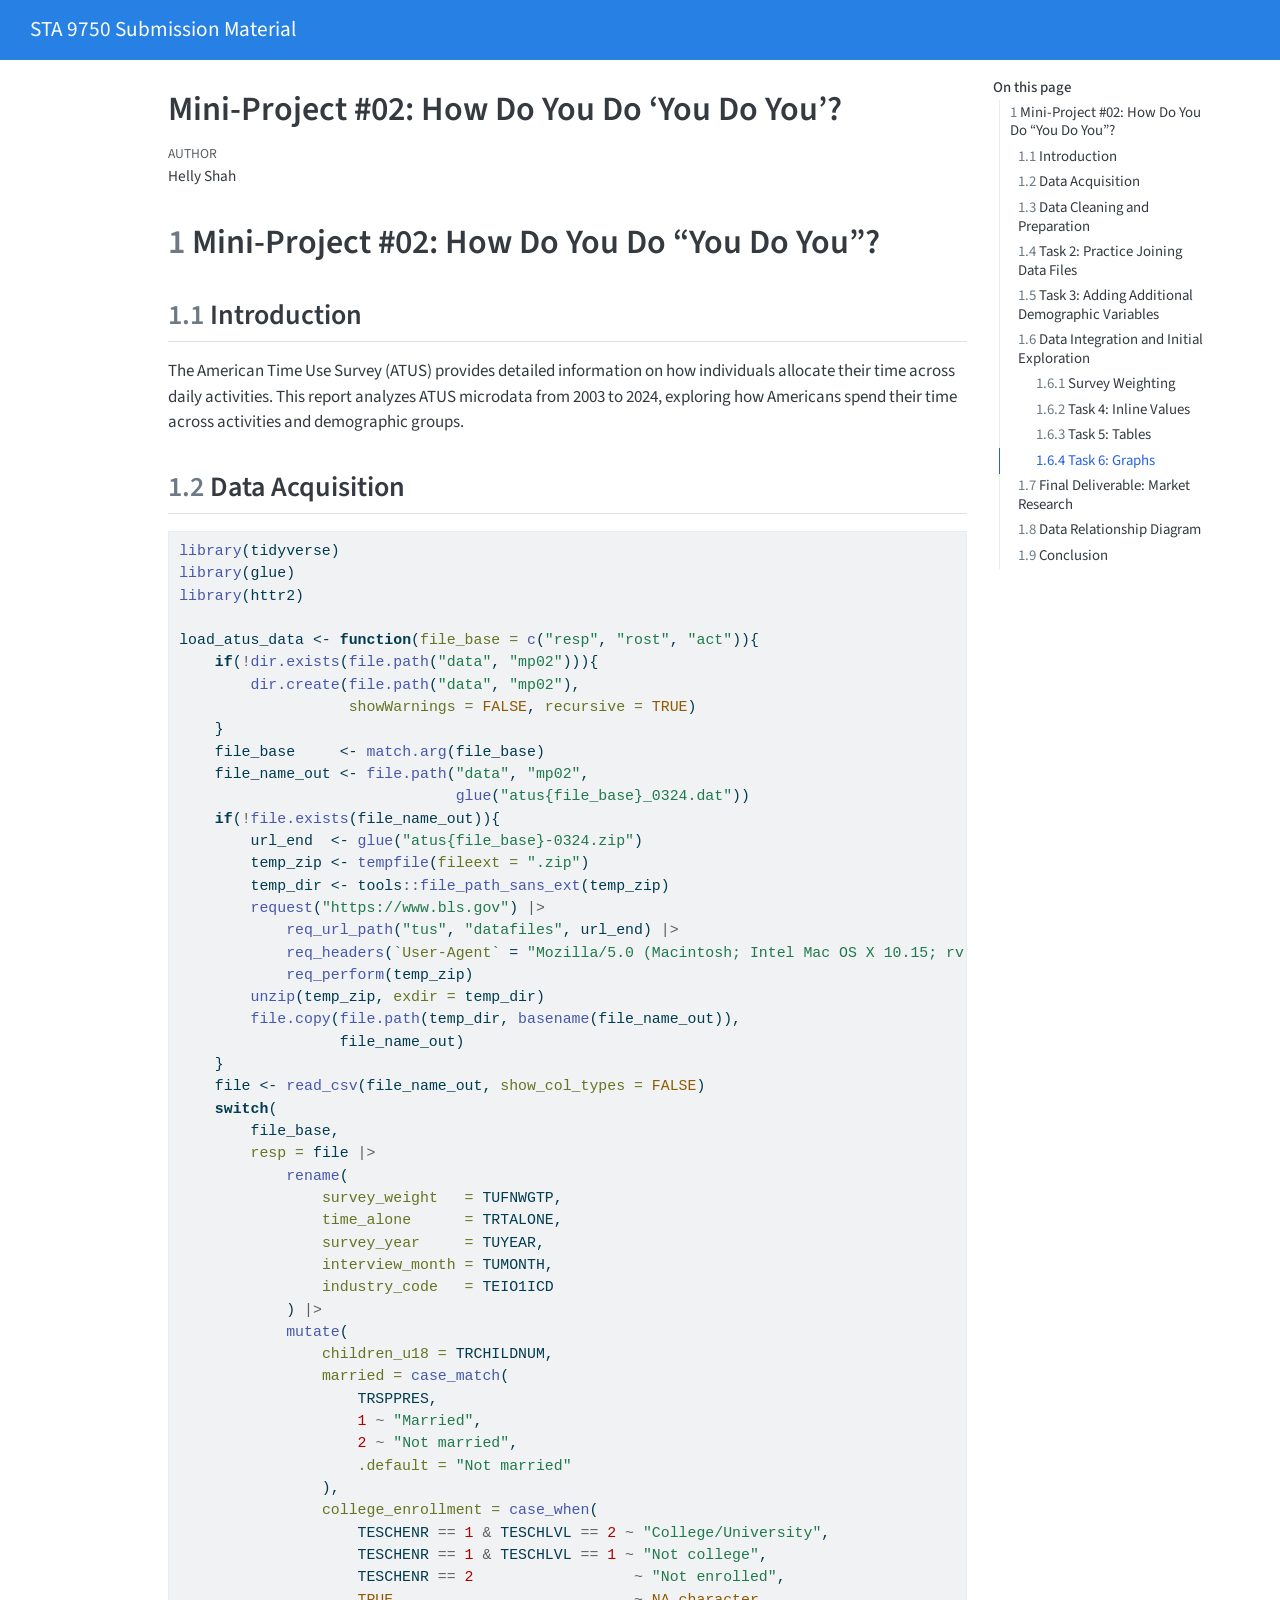
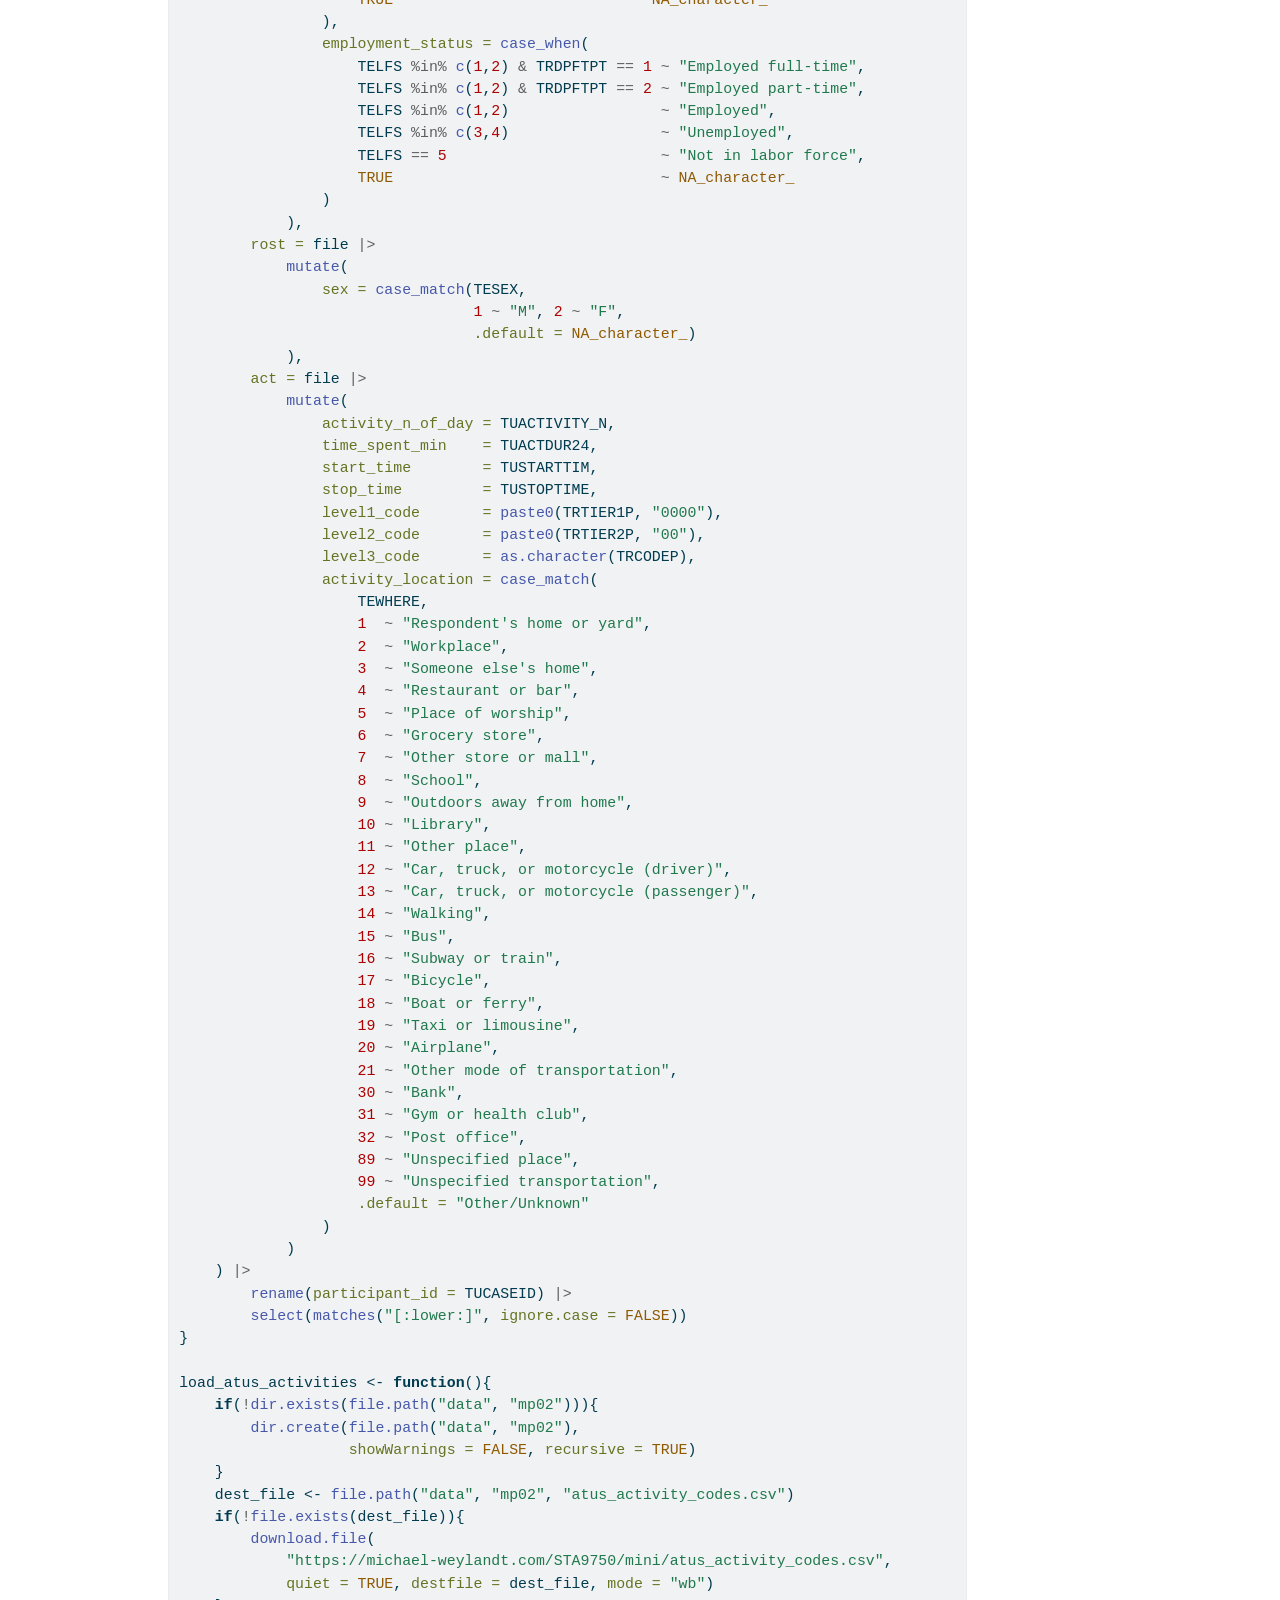
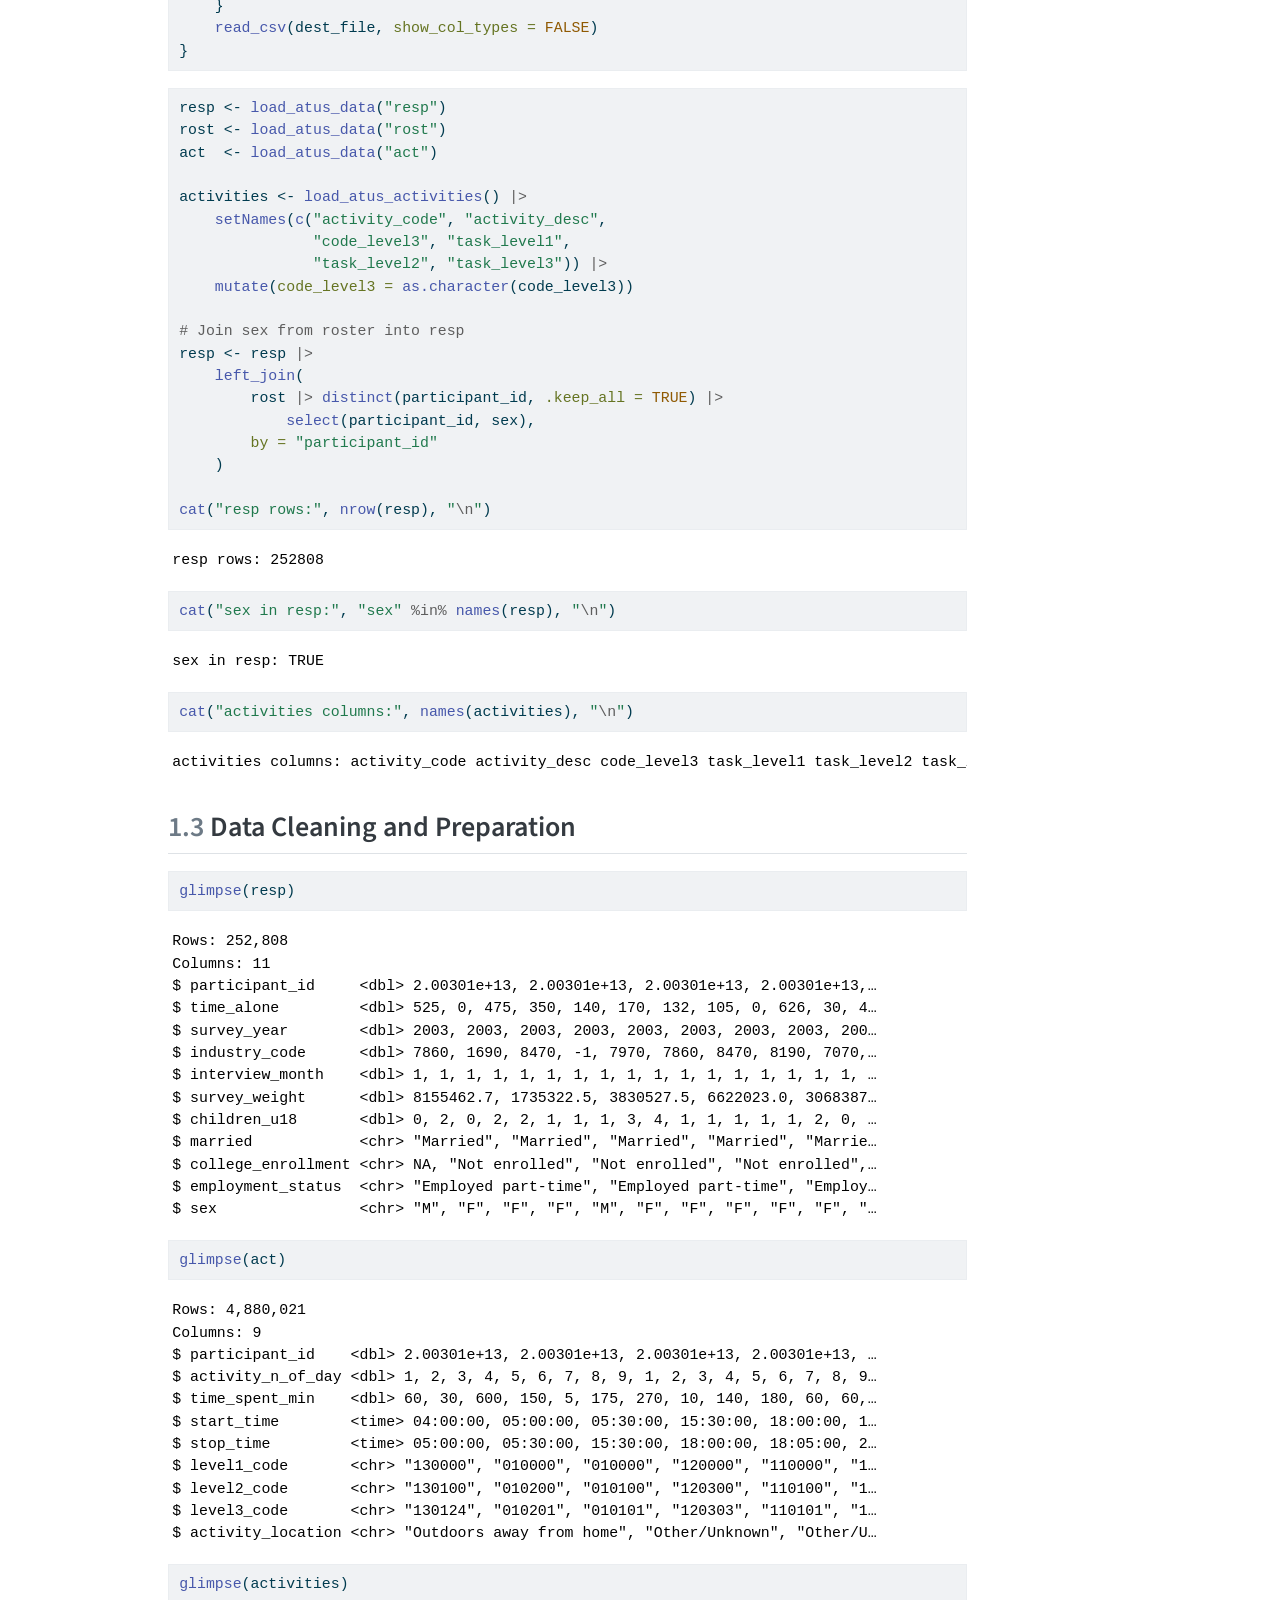
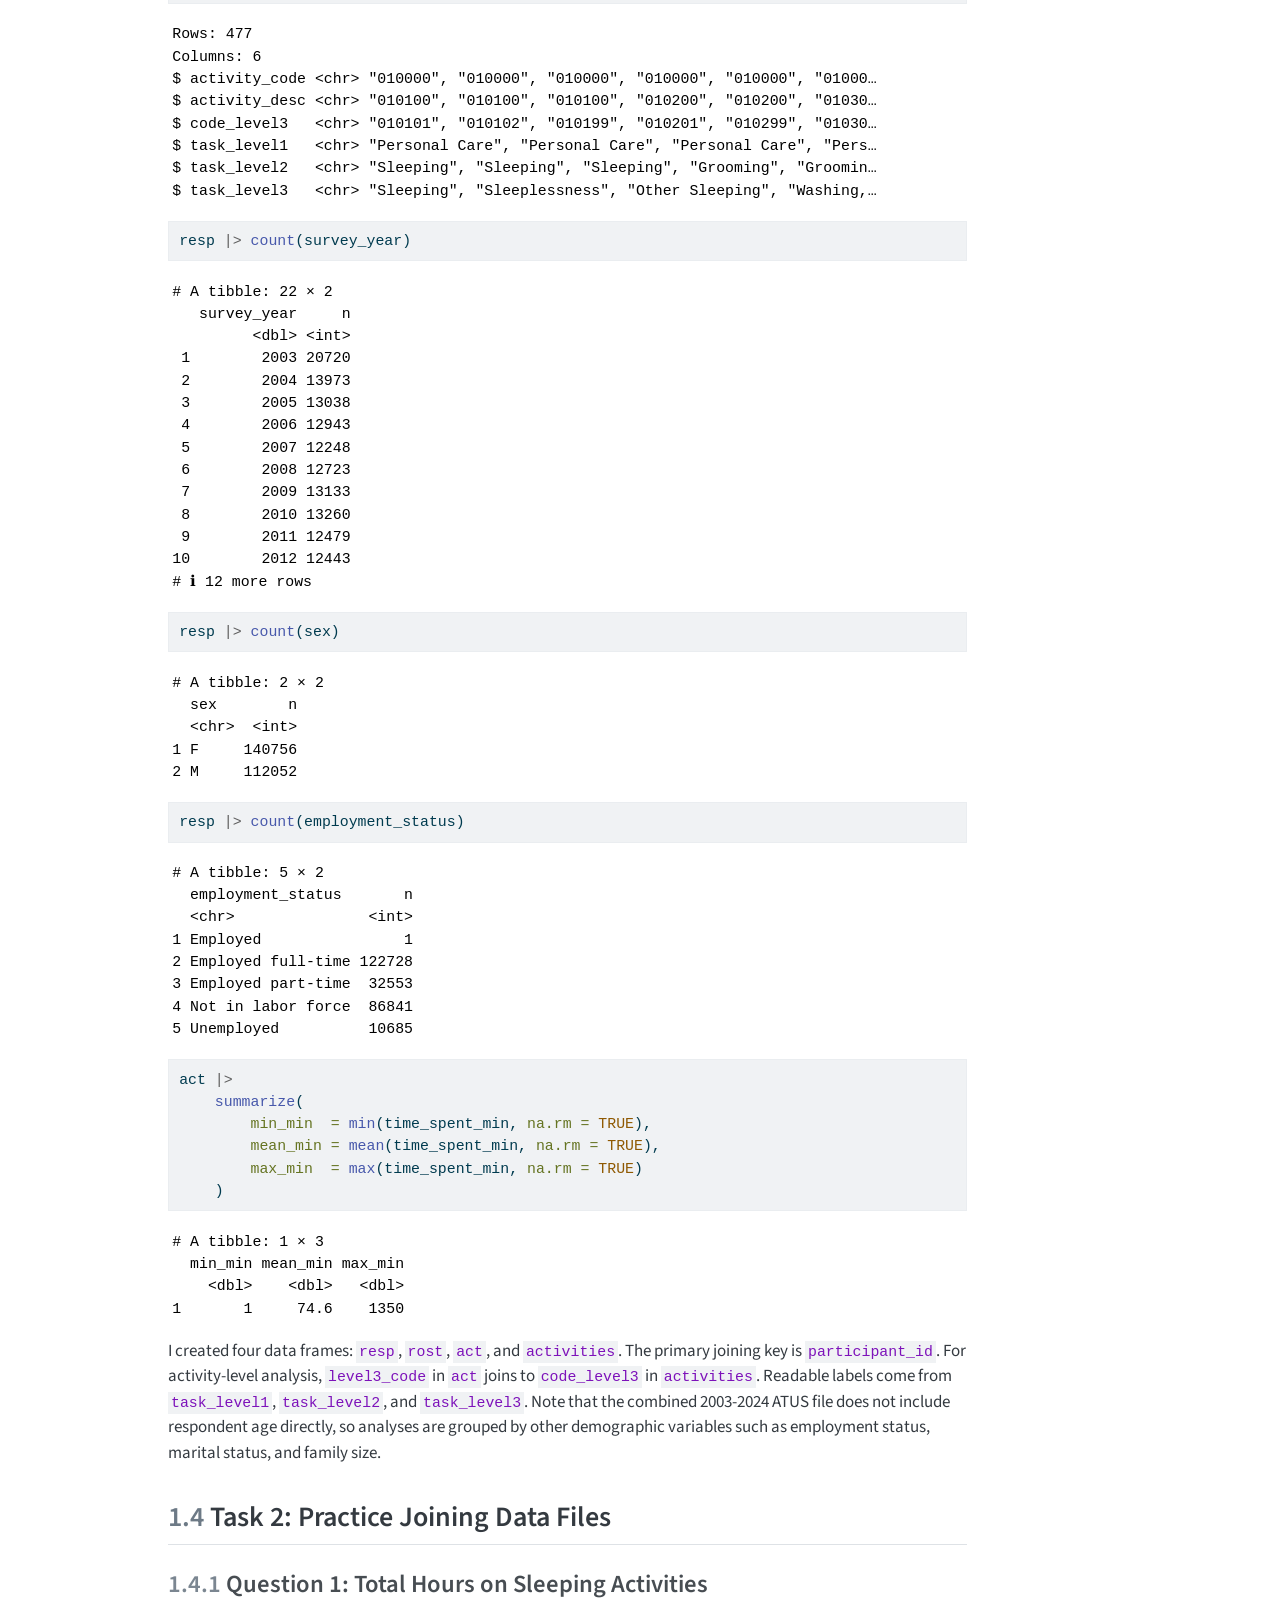
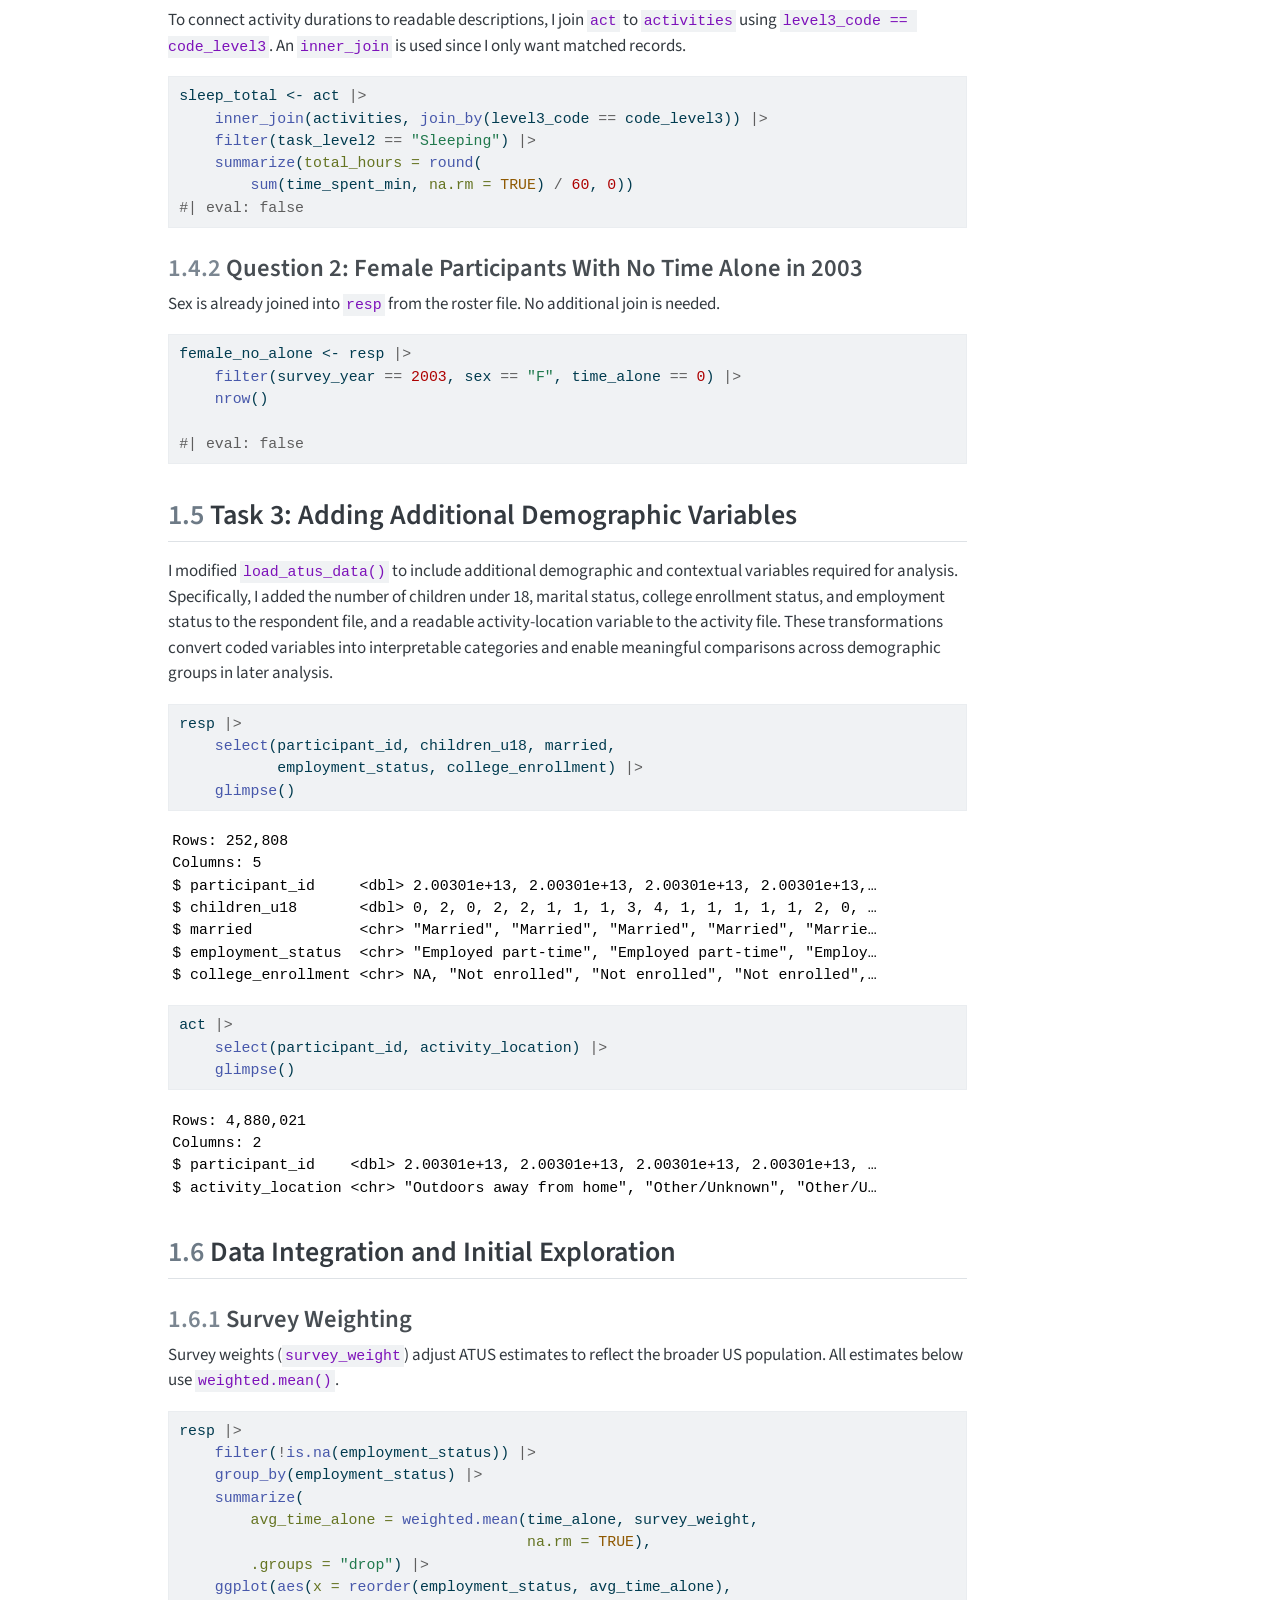
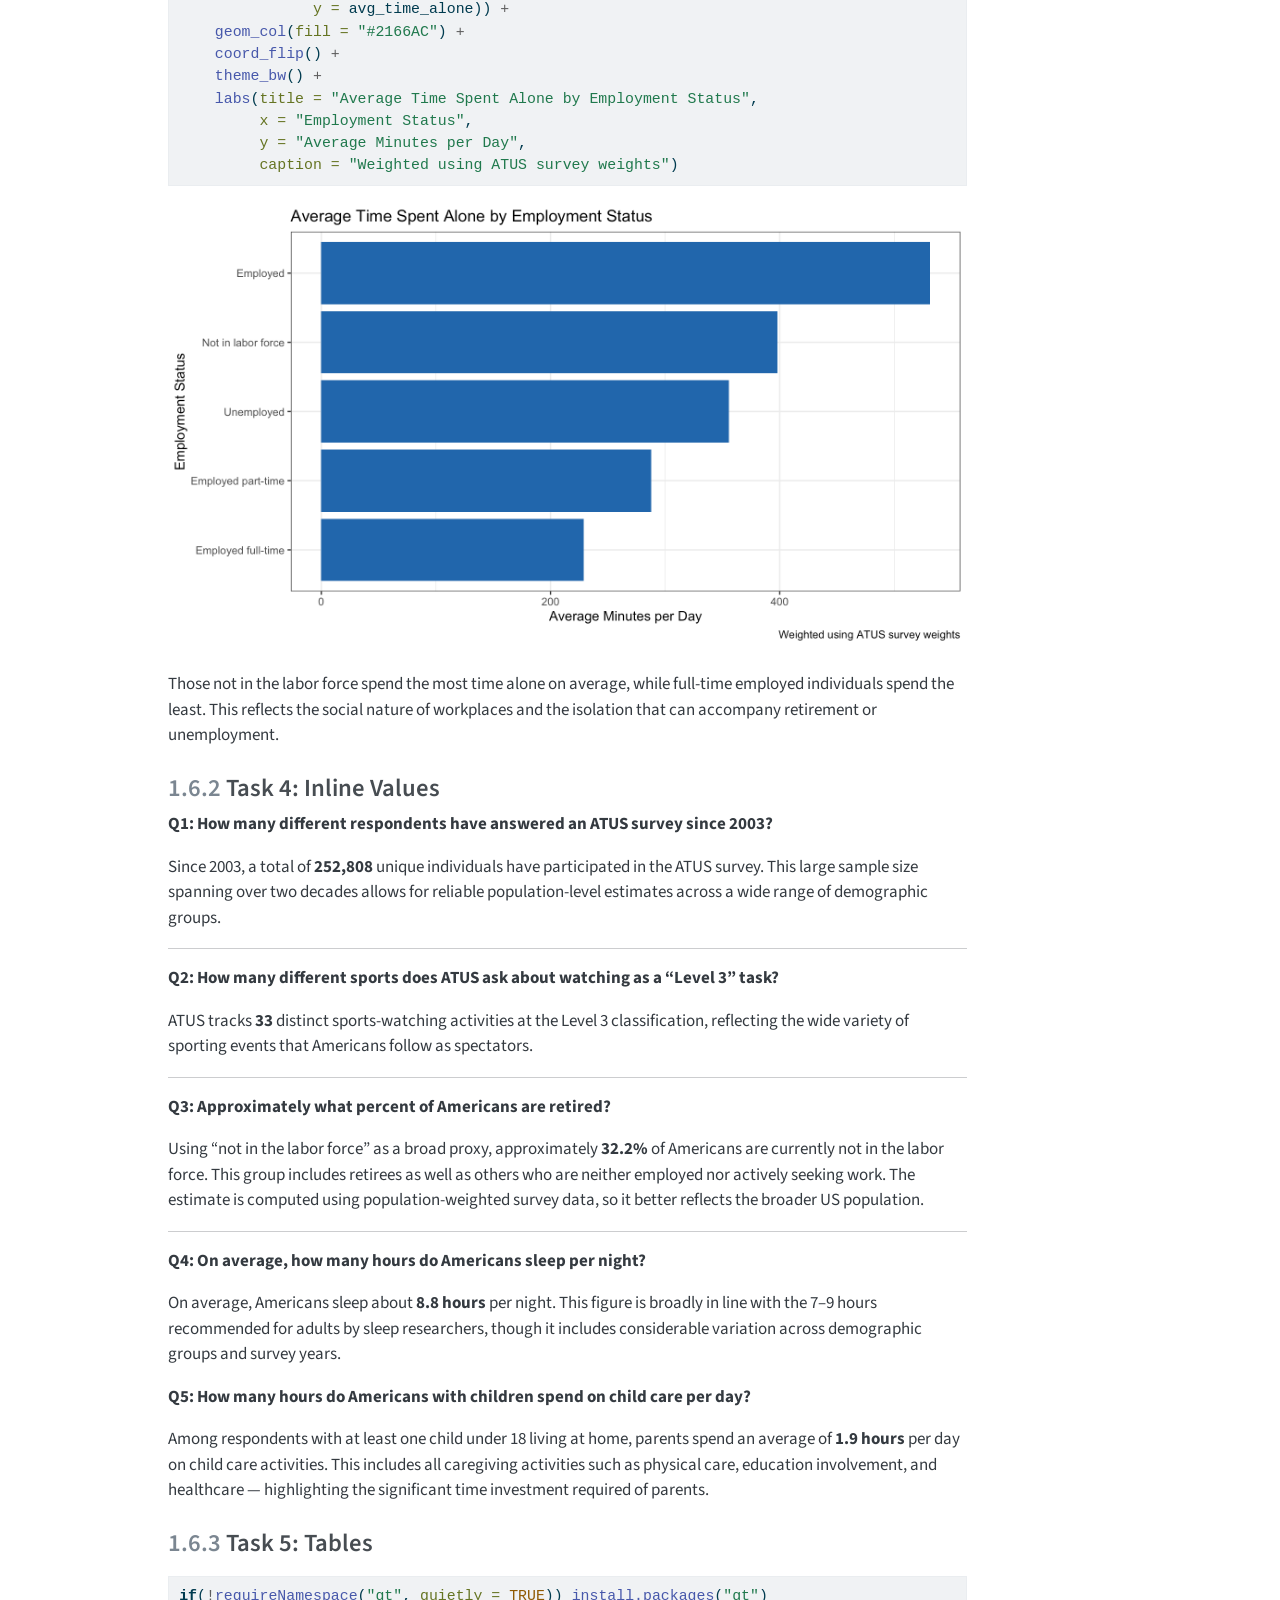
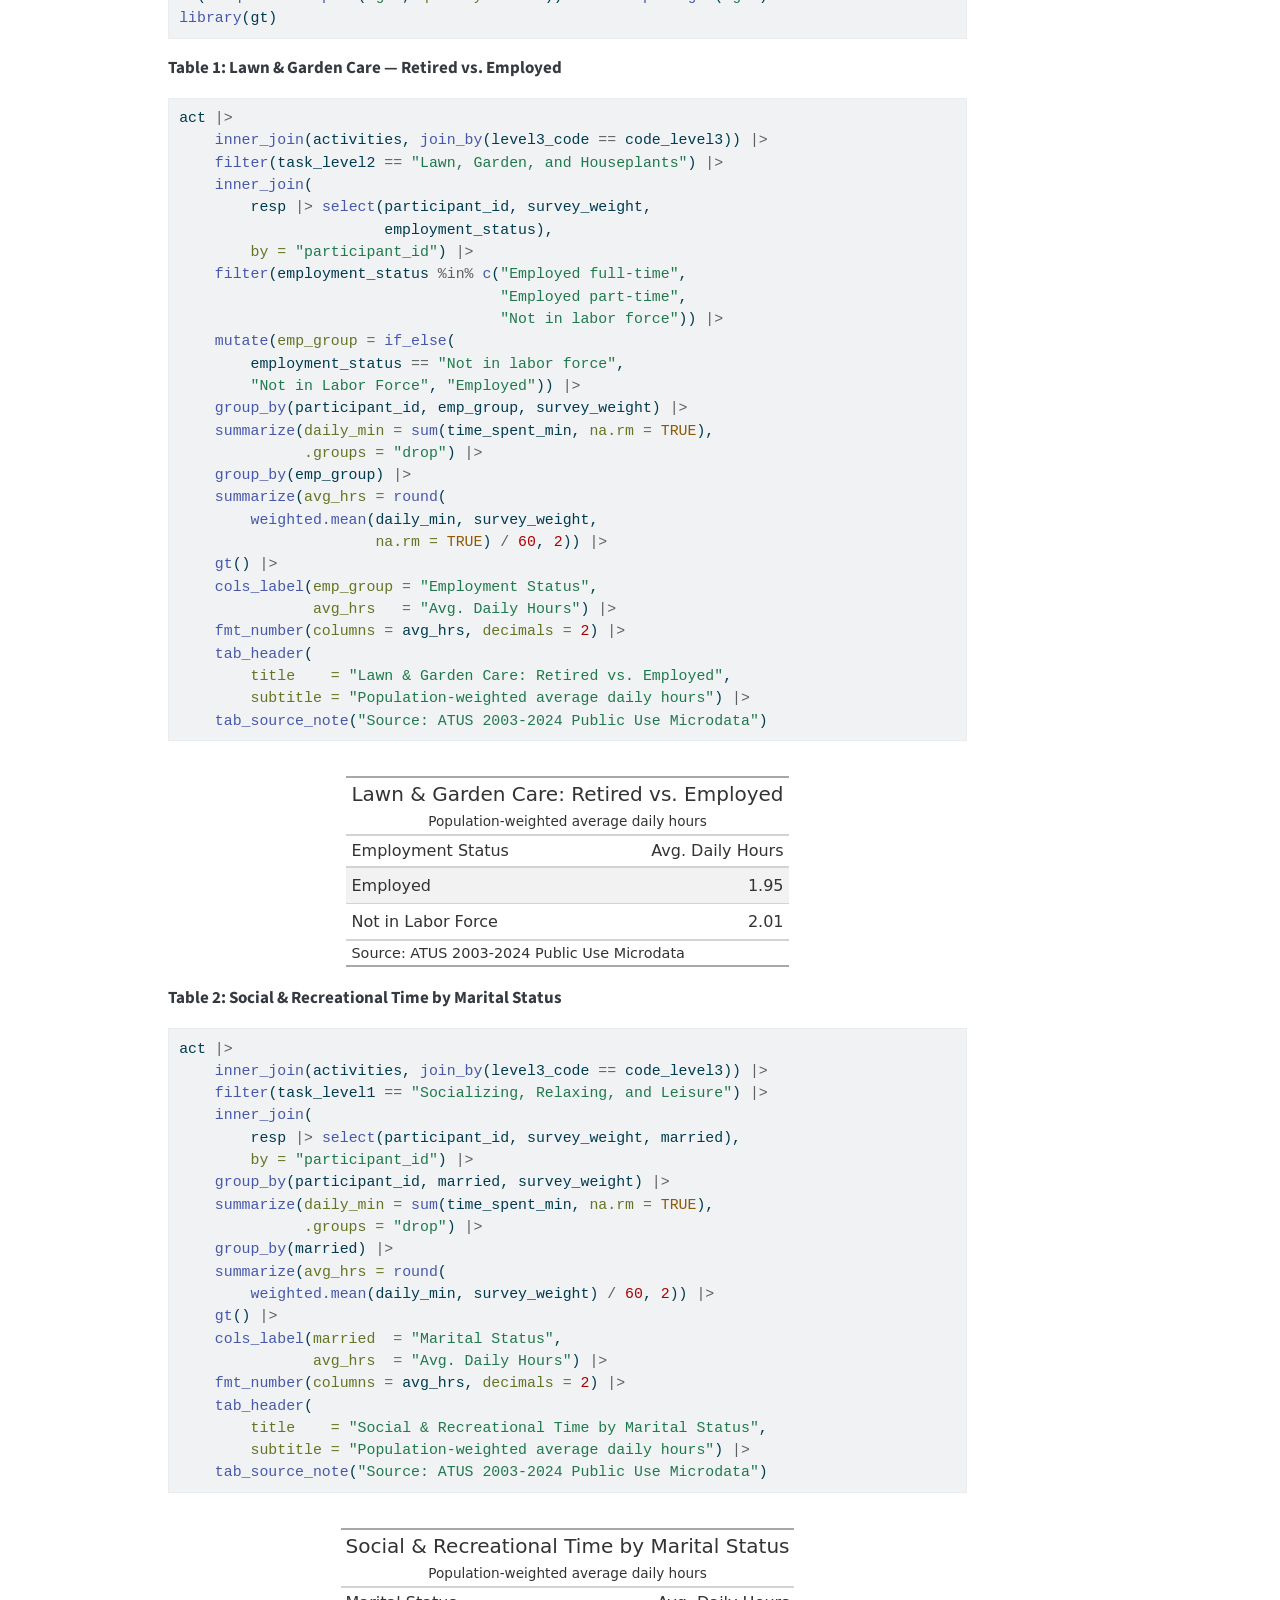
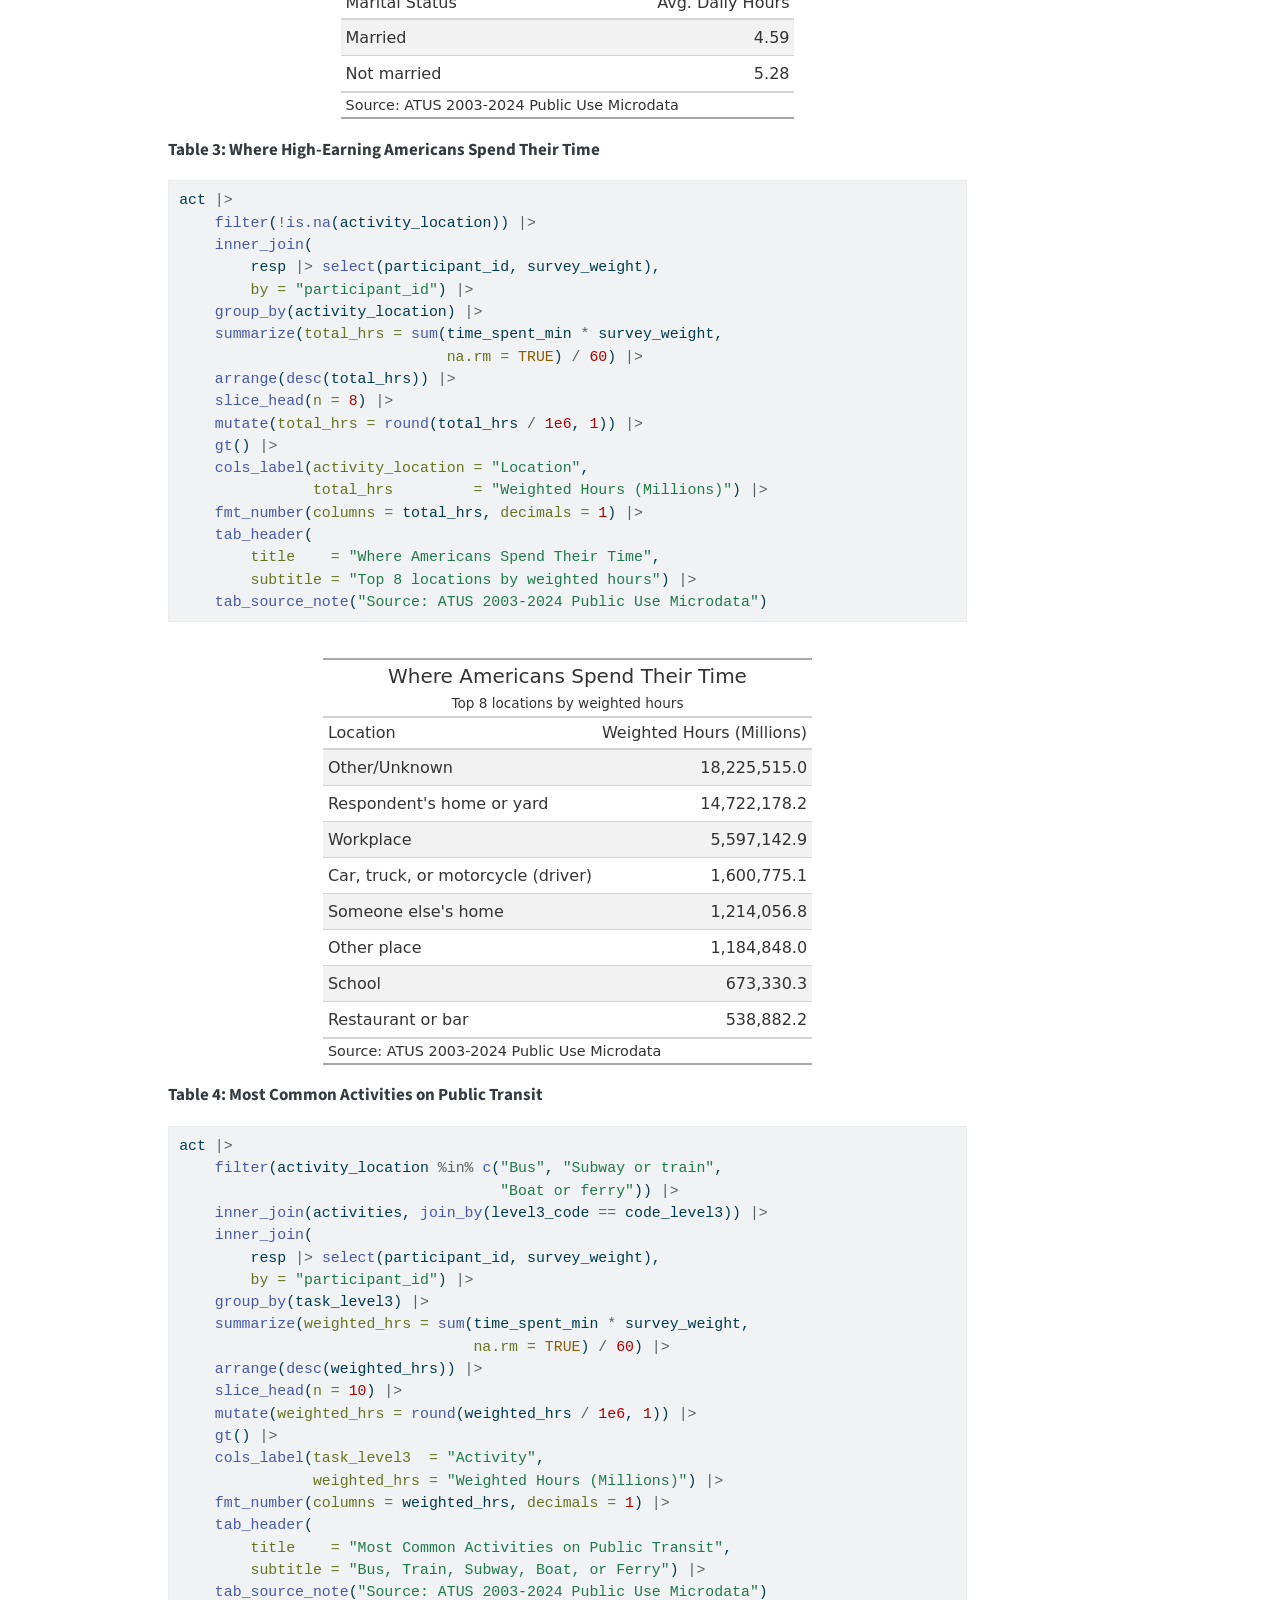
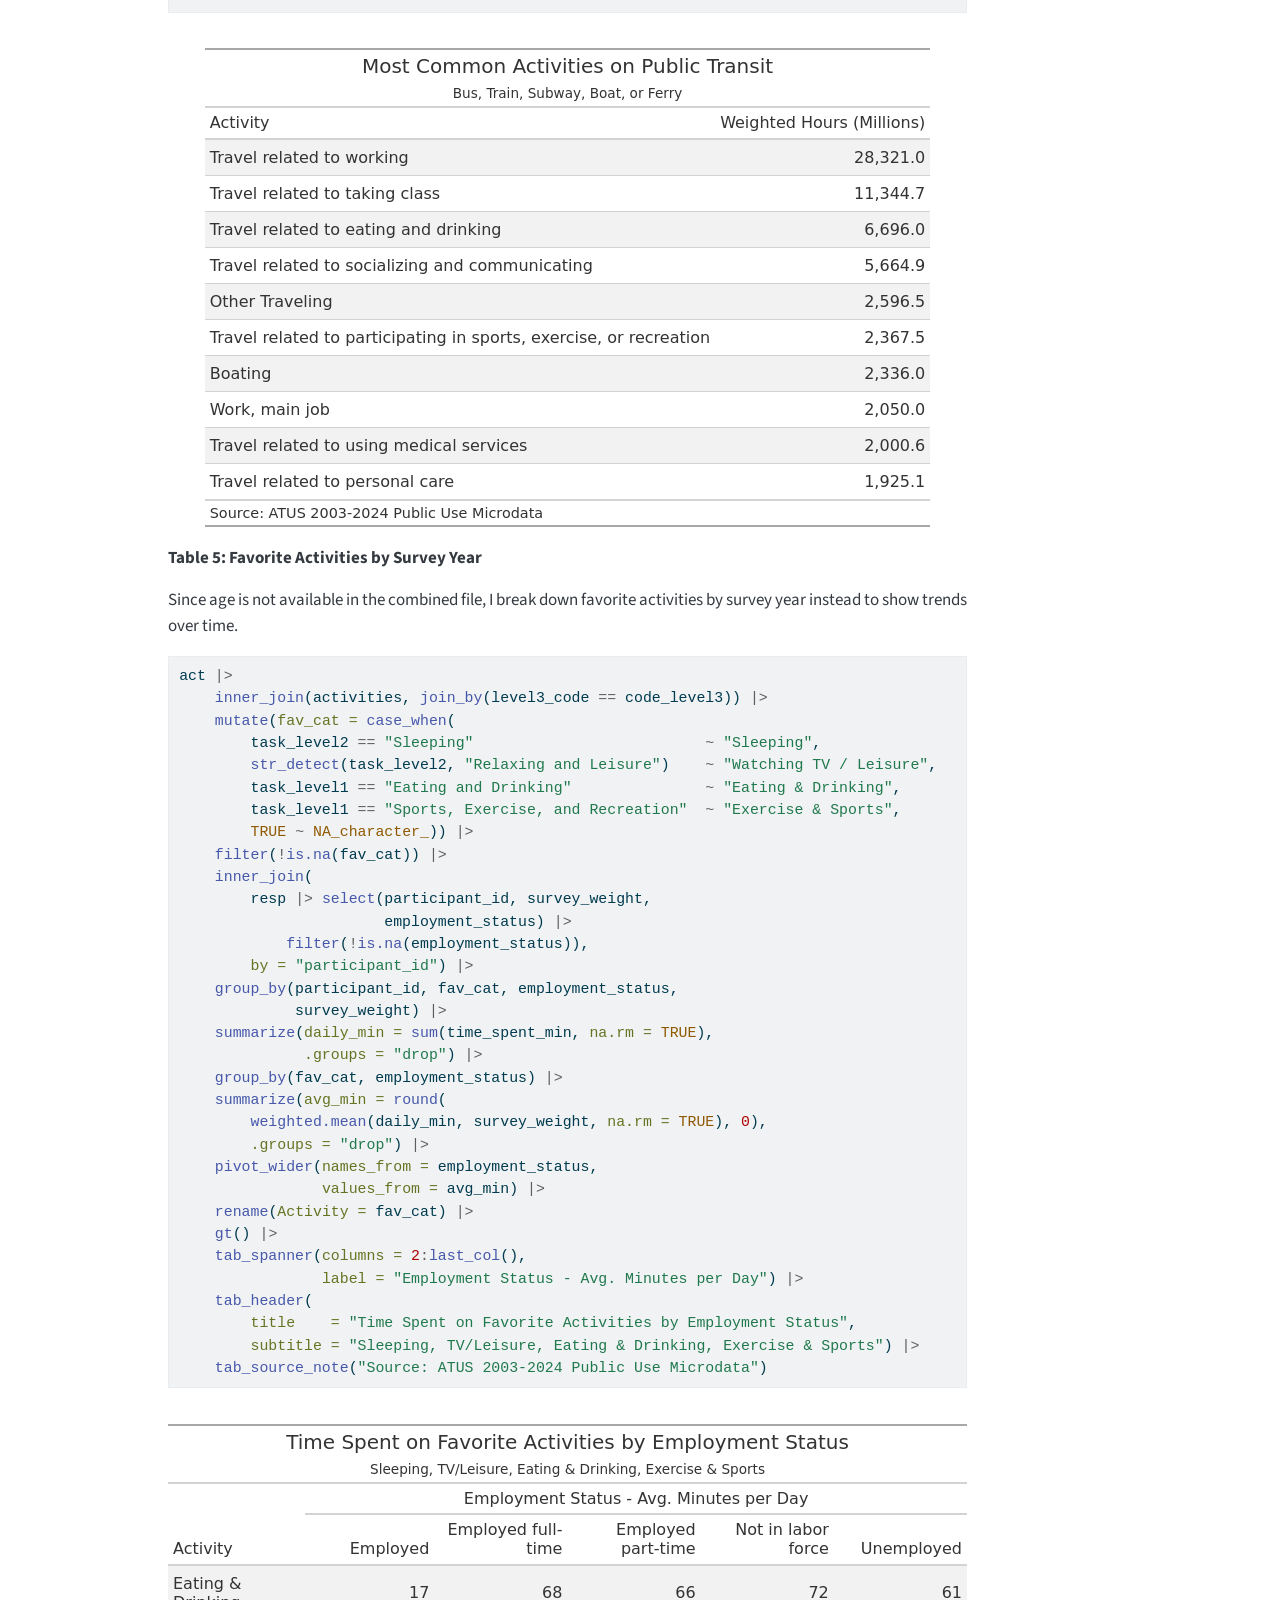
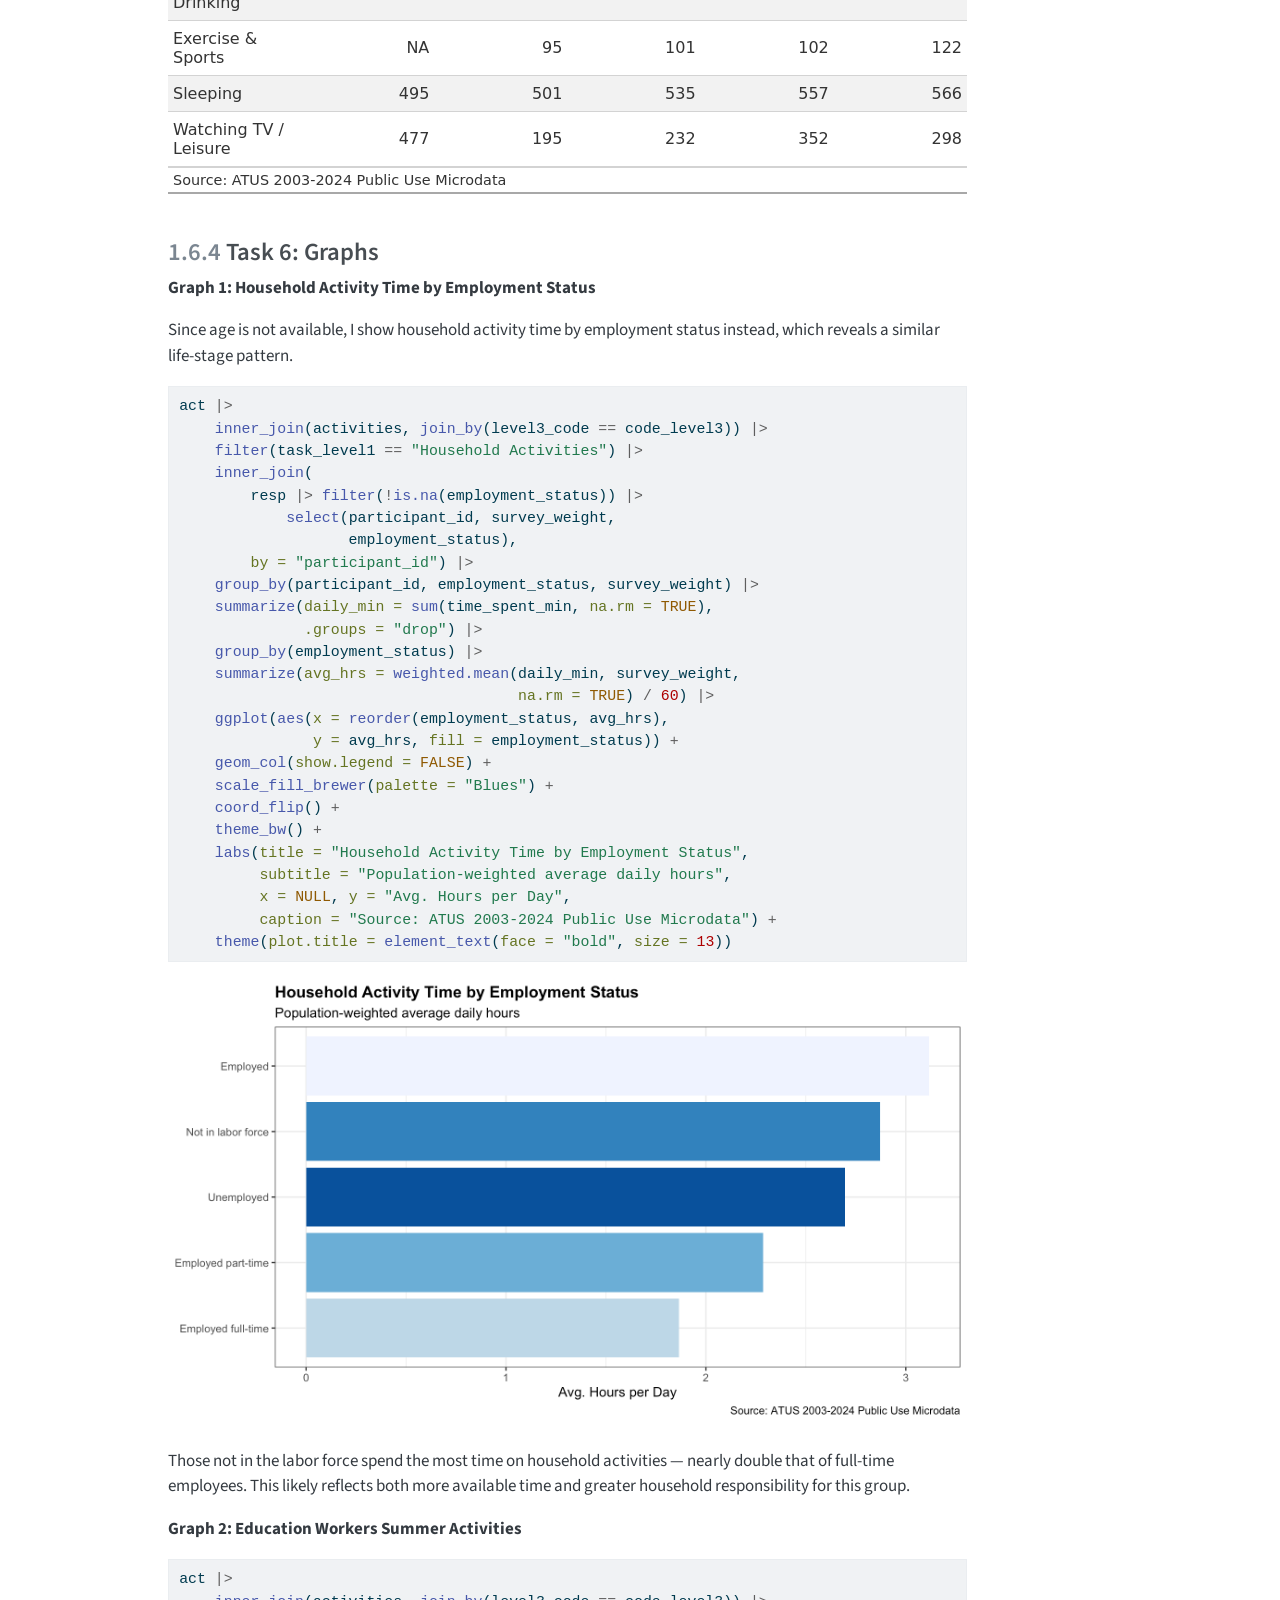
<file: docs/mp02.html>
<!DOCTYPE html>
<html xmlns="http://www.w3.org/1999/xhtml" lang="en" xml:lang="en"><head>

<meta charset="utf-8">
<meta name="generator" content="quarto-1.8.27">

<meta name="viewport" content="width=device-width, initial-scale=1.0, user-scalable=yes">

<meta name="author" content="Helly Shah">

<title>Mini-Project #02: How Do You Do ‘You Do You’? – STA 9750 Submission Material</title>
<style>
code{white-space: pre-wrap;}
span.smallcaps{font-variant: small-caps;}
div.columns{display: flex; gap: min(4vw, 1.5em);}
div.column{flex: auto; overflow-x: auto;}
div.hanging-indent{margin-left: 1.5em; text-indent: -1.5em;}
ul.task-list{list-style: none;}
ul.task-list li input[type="checkbox"] {
  width: 0.8em;
  margin: 0 0.8em 0.2em -1em; /* quarto-specific, see https://github.com/quarto-dev/quarto-cli/issues/4556 */ 
  vertical-align: middle;
}
/* CSS for syntax highlighting */
html { -webkit-text-size-adjust: 100%; }
pre > code.sourceCode { white-space: pre; position: relative; }
pre > code.sourceCode > span { display: inline-block; line-height: 1.25; }
pre > code.sourceCode > span:empty { height: 1.2em; }
.sourceCode { overflow: visible; }
code.sourceCode > span { color: inherit; text-decoration: inherit; }
div.sourceCode { margin: 1em 0; }
pre.sourceCode { margin: 0; }
@media screen {
div.sourceCode { overflow: auto; }
}
@media print {
pre > code.sourceCode { white-space: pre-wrap; }
pre > code.sourceCode > span { text-indent: -5em; padding-left: 5em; }
}
pre.numberSource code
  { counter-reset: source-line 0; }
pre.numberSource code > span
  { position: relative; left: -4em; counter-increment: source-line; }
pre.numberSource code > span > a:first-child::before
  { content: counter(source-line);
    position: relative; left: -1em; text-align: right; vertical-align: baseline;
    border: none; display: inline-block;
    -webkit-touch-callout: none; -webkit-user-select: none;
    -khtml-user-select: none; -moz-user-select: none;
    -ms-user-select: none; user-select: none;
    padding: 0 4px; width: 4em;
  }
pre.numberSource { margin-left: 3em;  padding-left: 4px; }
div.sourceCode
  {   }
@media screen {
pre > code.sourceCode > span > a:first-child::before { text-decoration: underline; }
}
</style>


<script src="site_libs/quarto-nav/quarto-nav.js"></script>
<script src="site_libs/quarto-nav/headroom.min.js"></script>
<script src="site_libs/clipboard/clipboard.min.js"></script>
<script src="site_libs/quarto-search/autocomplete.umd.js"></script>
<script src="site_libs/quarto-search/fuse.min.js"></script>
<script src="site_libs/quarto-search/quarto-search.js"></script>
<meta name="quarto:offset" content="./">
<script src="site_libs/quarto-html/quarto.js" type="module"></script>
<script src="site_libs/quarto-html/tabsets/tabsets.js" type="module"></script>
<script src="site_libs/quarto-html/axe/axe-check.js" type="module"></script>
<script src="site_libs/quarto-html/popper.min.js"></script>
<script src="site_libs/quarto-html/tippy.umd.min.js"></script>
<script src="site_libs/quarto-html/anchor.min.js"></script>
<link href="site_libs/quarto-html/tippy.css" rel="stylesheet">
<link href="site_libs/quarto-html/quarto-syntax-highlighting-ed96de9b727972fe78a7b5d16c58bf87.css" rel="stylesheet" id="quarto-text-highlighting-styles">
<script src="site_libs/bootstrap/bootstrap.min.js"></script>
<link href="site_libs/bootstrap/bootstrap-icons.css" rel="stylesheet">
<link href="site_libs/bootstrap/bootstrap-f245066ca199b7326ac6b360085ddf3a.min.css" rel="stylesheet" append-hash="true" id="quarto-bootstrap" data-mode="light">
<script id="quarto-search-options" type="application/json">{
  "location": "navbar",
  "copy-button": false,
  "collapse-after": 3,
  "panel-placement": "end",
  "type": "overlay",
  "limit": 50,
  "keyboard-shortcut": [
    "f",
    "/",
    "s"
  ],
  "show-item-context": false,
  "language": {
    "search-no-results-text": "No results",
    "search-matching-documents-text": "matching documents",
    "search-copy-link-title": "Copy link to search",
    "search-hide-matches-text": "Hide additional matches",
    "search-more-match-text": "more match in this document",
    "search-more-matches-text": "more matches in this document",
    "search-clear-button-title": "Clear",
    "search-text-placeholder": "",
    "search-detached-cancel-button-title": "Cancel",
    "search-submit-button-title": "Submit",
    "search-label": "Search"
  }
}</script>


</head>

<body class="nav-fixed quarto-light">

<div id="quarto-search-results"></div>
  <header id="quarto-header" class="headroom fixed-top">
    <nav class="navbar navbar-expand-lg " data-bs-theme="dark">
      <div class="navbar-container container-fluid">
      <div class="navbar-brand-container mx-auto">
    <a class="navbar-brand" href="./index.html">
    <span class="navbar-title">STA 9750 Submission Material</span>
    </a>
  </div>
        <div class="quarto-navbar-tools tools-end">
</div>
      </div> <!-- /container-fluid -->
    </nav>
</header>
<!-- content -->
<div id="quarto-content" class="quarto-container page-columns page-rows-contents page-layout-article page-navbar">
<!-- sidebar -->
<!-- margin-sidebar -->
    <div id="quarto-margin-sidebar" class="sidebar margin-sidebar">
        <nav id="TOC" role="doc-toc" class="toc-active">
    <h2 id="toc-title">On this page</h2>
   
  <ul>
  <li><a href="#mini-project-02-how-do-you-do-you-do-you" id="toc-mini-project-02-how-do-you-do-you-do-you" class="nav-link active" data-scroll-target="#mini-project-02-how-do-you-do-you-do-you"><span class="header-section-number">1</span> Mini-Project #02: How Do You Do “You Do You”?</a>
  <ul class="collapse">
  <li><a href="#introduction" id="toc-introduction" class="nav-link" data-scroll-target="#introduction"><span class="header-section-number">1.1</span> Introduction</a></li>
  <li><a href="#data-acquisition" id="toc-data-acquisition" class="nav-link" data-scroll-target="#data-acquisition"><span class="header-section-number">1.2</span> Data Acquisition</a></li>
  <li><a href="#data-cleaning-and-preparation" id="toc-data-cleaning-and-preparation" class="nav-link" data-scroll-target="#data-cleaning-and-preparation"><span class="header-section-number">1.3</span> Data Cleaning and Preparation</a></li>
  <li><a href="#task-2-practice-joining-data-files" id="toc-task-2-practice-joining-data-files" class="nav-link" data-scroll-target="#task-2-practice-joining-data-files"><span class="header-section-number">1.4</span> Task 2: Practice Joining Data Files</a>
  <ul class="collapse">
  <li><a href="#question-1-total-hours-on-sleeping-activities" id="toc-question-1-total-hours-on-sleeping-activities" class="nav-link" data-scroll-target="#question-1-total-hours-on-sleeping-activities"><span class="header-section-number">1.4.1</span> Question 1: Total Hours on Sleeping Activities</a></li>
  <li><a href="#question-2-female-participants-with-no-time-alone-in-2003" id="toc-question-2-female-participants-with-no-time-alone-in-2003" class="nav-link" data-scroll-target="#question-2-female-participants-with-no-time-alone-in-2003"><span class="header-section-number">1.4.2</span> Question 2: Female Participants With No Time Alone in 2003</a></li>
  </ul></li>
  <li><a href="#task-3-adding-additional-demographic-variables" id="toc-task-3-adding-additional-demographic-variables" class="nav-link" data-scroll-target="#task-3-adding-additional-demographic-variables"><span class="header-section-number">1.5</span> Task 3: Adding Additional Demographic Variables</a></li>
  <li><a href="#data-integration-and-initial-exploration" id="toc-data-integration-and-initial-exploration" class="nav-link" data-scroll-target="#data-integration-and-initial-exploration"><span class="header-section-number">1.6</span> Data Integration and Initial Exploration</a>
  <ul class="collapse">
  <li><a href="#survey-weighting" id="toc-survey-weighting" class="nav-link" data-scroll-target="#survey-weighting"><span class="header-section-number">1.6.1</span> Survey Weighting</a></li>
  <li><a href="#task-4-inline-values" id="toc-task-4-inline-values" class="nav-link" data-scroll-target="#task-4-inline-values"><span class="header-section-number">1.6.2</span> Task 4: Inline Values</a></li>
  <li><a href="#task-5-tables" id="toc-task-5-tables" class="nav-link" data-scroll-target="#task-5-tables"><span class="header-section-number">1.6.3</span> Task 5: Tables</a></li>
  <li><a href="#task-6-graphs" id="toc-task-6-graphs" class="nav-link" data-scroll-target="#task-6-graphs"><span class="header-section-number">1.6.4</span> Task 6: Graphs</a></li>
  </ul></li>
  <li><a href="#final-deliverable-market-research" id="toc-final-deliverable-market-research" class="nav-link" data-scroll-target="#final-deliverable-market-research"><span class="header-section-number">1.7</span> Final Deliverable: Market Research</a></li>
  <li><a href="#data-relationship-diagram" id="toc-data-relationship-diagram" class="nav-link" data-scroll-target="#data-relationship-diagram"><span class="header-section-number">1.8</span> Data Relationship Diagram</a></li>
  <li><a href="#conclusion" id="toc-conclusion" class="nav-link" data-scroll-target="#conclusion"><span class="header-section-number">1.9</span> Conclusion</a></li>
  </ul></li>
  </ul>
</nav>
    </div>
<!-- main -->
<main class="content" id="quarto-document-content">

<header id="title-block-header" class="quarto-title-block default">
<div class="quarto-title">
<h1 class="title">Mini-Project #02: How Do You Do ‘You Do You’?</h1>
</div>



<div class="quarto-title-meta">

    <div>
    <div class="quarto-title-meta-heading">Author</div>
    <div class="quarto-title-meta-contents">
             <p>Helly Shah </p>
          </div>
  </div>
    
  
    
  </div>
  


</header>


<section id="mini-project-02-how-do-you-do-you-do-you" class="level1" data-number="1">
<h1 data-number="1"><span class="header-section-number">1</span> Mini-Project #02: How Do You Do “You Do You”?</h1>
<section id="introduction" class="level2" data-number="1.1">
<h2 data-number="1.1" class="anchored" data-anchor-id="introduction"><span class="header-section-number">1.1</span> Introduction</h2>
<p>The American Time Use Survey (ATUS) provides detailed information on how individuals allocate their time across daily activities. This report analyzes ATUS microdata from 2003 to 2024, exploring how Americans spend their time across activities and demographic groups.</p>
</section>
<section id="data-acquisition" class="level2" data-number="1.2">
<h2 data-number="1.2" class="anchored" data-anchor-id="data-acquisition"><span class="header-section-number">1.2</span> Data Acquisition</h2>
<div class="cell">
<div class="code-copy-outer-scaffold"><div class="sourceCode cell-code" id="cb1"><pre class="sourceCode r code-with-copy"><code class="sourceCode r"><span id="cb1-1"><a href="#cb1-1" aria-hidden="true" tabindex="-1"></a><span class="fu">library</span>(tidyverse)</span>
<span id="cb1-2"><a href="#cb1-2" aria-hidden="true" tabindex="-1"></a><span class="fu">library</span>(glue)</span>
<span id="cb1-3"><a href="#cb1-3" aria-hidden="true" tabindex="-1"></a><span class="fu">library</span>(httr2)</span>
<span id="cb1-4"><a href="#cb1-4" aria-hidden="true" tabindex="-1"></a></span>
<span id="cb1-5"><a href="#cb1-5" aria-hidden="true" tabindex="-1"></a>load_atus_data <span class="ot">&lt;-</span> <span class="cf">function</span>(<span class="at">file_base =</span> <span class="fu">c</span>(<span class="st">"resp"</span>, <span class="st">"rost"</span>, <span class="st">"act"</span>)){</span>
<span id="cb1-6"><a href="#cb1-6" aria-hidden="true" tabindex="-1"></a>    <span class="cf">if</span>(<span class="sc">!</span><span class="fu">dir.exists</span>(<span class="fu">file.path</span>(<span class="st">"data"</span>, <span class="st">"mp02"</span>))){</span>
<span id="cb1-7"><a href="#cb1-7" aria-hidden="true" tabindex="-1"></a>        <span class="fu">dir.create</span>(<span class="fu">file.path</span>(<span class="st">"data"</span>, <span class="st">"mp02"</span>),</span>
<span id="cb1-8"><a href="#cb1-8" aria-hidden="true" tabindex="-1"></a>                   <span class="at">showWarnings =</span> <span class="cn">FALSE</span>, <span class="at">recursive =</span> <span class="cn">TRUE</span>)</span>
<span id="cb1-9"><a href="#cb1-9" aria-hidden="true" tabindex="-1"></a>    }</span>
<span id="cb1-10"><a href="#cb1-10" aria-hidden="true" tabindex="-1"></a>    file_base     <span class="ot">&lt;-</span> <span class="fu">match.arg</span>(file_base)</span>
<span id="cb1-11"><a href="#cb1-11" aria-hidden="true" tabindex="-1"></a>    file_name_out <span class="ot">&lt;-</span> <span class="fu">file.path</span>(<span class="st">"data"</span>, <span class="st">"mp02"</span>,</span>
<span id="cb1-12"><a href="#cb1-12" aria-hidden="true" tabindex="-1"></a>                               <span class="fu">glue</span>(<span class="st">"atus{file_base}_0324.dat"</span>))</span>
<span id="cb1-13"><a href="#cb1-13" aria-hidden="true" tabindex="-1"></a>    <span class="cf">if</span>(<span class="sc">!</span><span class="fu">file.exists</span>(file_name_out)){</span>
<span id="cb1-14"><a href="#cb1-14" aria-hidden="true" tabindex="-1"></a>        url_end  <span class="ot">&lt;-</span> <span class="fu">glue</span>(<span class="st">"atus{file_base}-0324.zip"</span>)</span>
<span id="cb1-15"><a href="#cb1-15" aria-hidden="true" tabindex="-1"></a>        temp_zip <span class="ot">&lt;-</span> <span class="fu">tempfile</span>(<span class="at">fileext =</span> <span class="st">".zip"</span>)</span>
<span id="cb1-16"><a href="#cb1-16" aria-hidden="true" tabindex="-1"></a>        temp_dir <span class="ot">&lt;-</span> tools<span class="sc">::</span><span class="fu">file_path_sans_ext</span>(temp_zip)</span>
<span id="cb1-17"><a href="#cb1-17" aria-hidden="true" tabindex="-1"></a>        <span class="fu">request</span>(<span class="st">"https://www.bls.gov"</span>) <span class="sc">|&gt;</span></span>
<span id="cb1-18"><a href="#cb1-18" aria-hidden="true" tabindex="-1"></a>            <span class="fu">req_url_path</span>(<span class="st">"tus"</span>, <span class="st">"datafiles"</span>, url_end) <span class="sc">|&gt;</span></span>
<span id="cb1-19"><a href="#cb1-19" aria-hidden="true" tabindex="-1"></a>            <span class="fu">req_headers</span>(<span class="st">`</span><span class="at">User-Agent</span><span class="st">`</span> <span class="ot">=</span> <span class="st">"Mozilla/5.0 (Macintosh; Intel Mac OS X 10.15; rv:143.0) Gecko/20100101 Firefox/143.0"</span>) <span class="sc">|&gt;</span></span>
<span id="cb1-20"><a href="#cb1-20" aria-hidden="true" tabindex="-1"></a>            <span class="fu">req_perform</span>(temp_zip)</span>
<span id="cb1-21"><a href="#cb1-21" aria-hidden="true" tabindex="-1"></a>        <span class="fu">unzip</span>(temp_zip, <span class="at">exdir =</span> temp_dir)</span>
<span id="cb1-22"><a href="#cb1-22" aria-hidden="true" tabindex="-1"></a>        <span class="fu">file.copy</span>(<span class="fu">file.path</span>(temp_dir, <span class="fu">basename</span>(file_name_out)),</span>
<span id="cb1-23"><a href="#cb1-23" aria-hidden="true" tabindex="-1"></a>                  file_name_out)</span>
<span id="cb1-24"><a href="#cb1-24" aria-hidden="true" tabindex="-1"></a>    }</span>
<span id="cb1-25"><a href="#cb1-25" aria-hidden="true" tabindex="-1"></a>    file <span class="ot">&lt;-</span> <span class="fu">read_csv</span>(file_name_out, <span class="at">show_col_types =</span> <span class="cn">FALSE</span>)</span>
<span id="cb1-26"><a href="#cb1-26" aria-hidden="true" tabindex="-1"></a>    <span class="cf">switch</span>(</span>
<span id="cb1-27"><a href="#cb1-27" aria-hidden="true" tabindex="-1"></a>        file_base,</span>
<span id="cb1-28"><a href="#cb1-28" aria-hidden="true" tabindex="-1"></a>        <span class="at">resp =</span> file <span class="sc">|&gt;</span></span>
<span id="cb1-29"><a href="#cb1-29" aria-hidden="true" tabindex="-1"></a>            <span class="fu">rename</span>(</span>
<span id="cb1-30"><a href="#cb1-30" aria-hidden="true" tabindex="-1"></a>                <span class="at">survey_weight   =</span> TUFNWGTP,</span>
<span id="cb1-31"><a href="#cb1-31" aria-hidden="true" tabindex="-1"></a>                <span class="at">time_alone      =</span> TRTALONE,</span>
<span id="cb1-32"><a href="#cb1-32" aria-hidden="true" tabindex="-1"></a>                <span class="at">survey_year     =</span> TUYEAR,</span>
<span id="cb1-33"><a href="#cb1-33" aria-hidden="true" tabindex="-1"></a>                <span class="at">interview_month =</span> TUMONTH,</span>
<span id="cb1-34"><a href="#cb1-34" aria-hidden="true" tabindex="-1"></a>                <span class="at">industry_code   =</span> TEIO1ICD</span>
<span id="cb1-35"><a href="#cb1-35" aria-hidden="true" tabindex="-1"></a>            ) <span class="sc">|&gt;</span></span>
<span id="cb1-36"><a href="#cb1-36" aria-hidden="true" tabindex="-1"></a>            <span class="fu">mutate</span>(</span>
<span id="cb1-37"><a href="#cb1-37" aria-hidden="true" tabindex="-1"></a>                <span class="at">children_u18 =</span> TRCHILDNUM,</span>
<span id="cb1-38"><a href="#cb1-38" aria-hidden="true" tabindex="-1"></a>                <span class="at">married =</span> <span class="fu">case_match</span>(</span>
<span id="cb1-39"><a href="#cb1-39" aria-hidden="true" tabindex="-1"></a>                    TRSPPRES,</span>
<span id="cb1-40"><a href="#cb1-40" aria-hidden="true" tabindex="-1"></a>                    <span class="dv">1</span> <span class="sc">~</span> <span class="st">"Married"</span>,</span>
<span id="cb1-41"><a href="#cb1-41" aria-hidden="true" tabindex="-1"></a>                    <span class="dv">2</span> <span class="sc">~</span> <span class="st">"Not married"</span>,</span>
<span id="cb1-42"><a href="#cb1-42" aria-hidden="true" tabindex="-1"></a>                    <span class="at">.default =</span> <span class="st">"Not married"</span></span>
<span id="cb1-43"><a href="#cb1-43" aria-hidden="true" tabindex="-1"></a>                ),</span>
<span id="cb1-44"><a href="#cb1-44" aria-hidden="true" tabindex="-1"></a>                <span class="at">college_enrollment =</span> <span class="fu">case_when</span>(</span>
<span id="cb1-45"><a href="#cb1-45" aria-hidden="true" tabindex="-1"></a>                    TESCHENR <span class="sc">==</span> <span class="dv">1</span> <span class="sc">&amp;</span> TESCHLVL <span class="sc">==</span> <span class="dv">2</span> <span class="sc">~</span> <span class="st">"College/University"</span>,</span>
<span id="cb1-46"><a href="#cb1-46" aria-hidden="true" tabindex="-1"></a>                    TESCHENR <span class="sc">==</span> <span class="dv">1</span> <span class="sc">&amp;</span> TESCHLVL <span class="sc">==</span> <span class="dv">1</span> <span class="sc">~</span> <span class="st">"Not college"</span>,</span>
<span id="cb1-47"><a href="#cb1-47" aria-hidden="true" tabindex="-1"></a>                    TESCHENR <span class="sc">==</span> <span class="dv">2</span>                  <span class="sc">~</span> <span class="st">"Not enrolled"</span>,</span>
<span id="cb1-48"><a href="#cb1-48" aria-hidden="true" tabindex="-1"></a>                    <span class="cn">TRUE</span>                           <span class="sc">~</span> <span class="cn">NA_character_</span></span>
<span id="cb1-49"><a href="#cb1-49" aria-hidden="true" tabindex="-1"></a>                ),</span>
<span id="cb1-50"><a href="#cb1-50" aria-hidden="true" tabindex="-1"></a>                <span class="at">employment_status =</span> <span class="fu">case_when</span>(</span>
<span id="cb1-51"><a href="#cb1-51" aria-hidden="true" tabindex="-1"></a>                    TELFS <span class="sc">%in%</span> <span class="fu">c</span>(<span class="dv">1</span>,<span class="dv">2</span>) <span class="sc">&amp;</span> TRDPFTPT <span class="sc">==</span> <span class="dv">1</span> <span class="sc">~</span> <span class="st">"Employed full-time"</span>,</span>
<span id="cb1-52"><a href="#cb1-52" aria-hidden="true" tabindex="-1"></a>                    TELFS <span class="sc">%in%</span> <span class="fu">c</span>(<span class="dv">1</span>,<span class="dv">2</span>) <span class="sc">&amp;</span> TRDPFTPT <span class="sc">==</span> <span class="dv">2</span> <span class="sc">~</span> <span class="st">"Employed part-time"</span>,</span>
<span id="cb1-53"><a href="#cb1-53" aria-hidden="true" tabindex="-1"></a>                    TELFS <span class="sc">%in%</span> <span class="fu">c</span>(<span class="dv">1</span>,<span class="dv">2</span>)                 <span class="sc">~</span> <span class="st">"Employed"</span>,</span>
<span id="cb1-54"><a href="#cb1-54" aria-hidden="true" tabindex="-1"></a>                    TELFS <span class="sc">%in%</span> <span class="fu">c</span>(<span class="dv">3</span>,<span class="dv">4</span>)                 <span class="sc">~</span> <span class="st">"Unemployed"</span>,</span>
<span id="cb1-55"><a href="#cb1-55" aria-hidden="true" tabindex="-1"></a>                    TELFS <span class="sc">==</span> <span class="dv">5</span>                        <span class="sc">~</span> <span class="st">"Not in labor force"</span>,</span>
<span id="cb1-56"><a href="#cb1-56" aria-hidden="true" tabindex="-1"></a>                    <span class="cn">TRUE</span>                              <span class="sc">~</span> <span class="cn">NA_character_</span></span>
<span id="cb1-57"><a href="#cb1-57" aria-hidden="true" tabindex="-1"></a>                )</span>
<span id="cb1-58"><a href="#cb1-58" aria-hidden="true" tabindex="-1"></a>            ),</span>
<span id="cb1-59"><a href="#cb1-59" aria-hidden="true" tabindex="-1"></a>        <span class="at">rost =</span> file <span class="sc">|&gt;</span></span>
<span id="cb1-60"><a href="#cb1-60" aria-hidden="true" tabindex="-1"></a>            <span class="fu">mutate</span>(</span>
<span id="cb1-61"><a href="#cb1-61" aria-hidden="true" tabindex="-1"></a>                <span class="at">sex =</span> <span class="fu">case_match</span>(TESEX,</span>
<span id="cb1-62"><a href="#cb1-62" aria-hidden="true" tabindex="-1"></a>                                 <span class="dv">1</span> <span class="sc">~</span> <span class="st">"M"</span>, <span class="dv">2</span> <span class="sc">~</span> <span class="st">"F"</span>,</span>
<span id="cb1-63"><a href="#cb1-63" aria-hidden="true" tabindex="-1"></a>                                 <span class="at">.default =</span> <span class="cn">NA_character_</span>)</span>
<span id="cb1-64"><a href="#cb1-64" aria-hidden="true" tabindex="-1"></a>            ),</span>
<span id="cb1-65"><a href="#cb1-65" aria-hidden="true" tabindex="-1"></a>        <span class="at">act =</span> file <span class="sc">|&gt;</span></span>
<span id="cb1-66"><a href="#cb1-66" aria-hidden="true" tabindex="-1"></a>            <span class="fu">mutate</span>(</span>
<span id="cb1-67"><a href="#cb1-67" aria-hidden="true" tabindex="-1"></a>                <span class="at">activity_n_of_day =</span> TUACTIVITY_N,</span>
<span id="cb1-68"><a href="#cb1-68" aria-hidden="true" tabindex="-1"></a>                <span class="at">time_spent_min    =</span> TUACTDUR24,</span>
<span id="cb1-69"><a href="#cb1-69" aria-hidden="true" tabindex="-1"></a>                <span class="at">start_time        =</span> TUSTARTTIM,</span>
<span id="cb1-70"><a href="#cb1-70" aria-hidden="true" tabindex="-1"></a>                <span class="at">stop_time         =</span> TUSTOPTIME,</span>
<span id="cb1-71"><a href="#cb1-71" aria-hidden="true" tabindex="-1"></a>                <span class="at">level1_code       =</span> <span class="fu">paste0</span>(TRTIER1P, <span class="st">"0000"</span>),</span>
<span id="cb1-72"><a href="#cb1-72" aria-hidden="true" tabindex="-1"></a>                <span class="at">level2_code       =</span> <span class="fu">paste0</span>(TRTIER2P, <span class="st">"00"</span>),</span>
<span id="cb1-73"><a href="#cb1-73" aria-hidden="true" tabindex="-1"></a>                <span class="at">level3_code       =</span> <span class="fu">as.character</span>(TRCODEP),</span>
<span id="cb1-74"><a href="#cb1-74" aria-hidden="true" tabindex="-1"></a>                <span class="at">activity_location =</span> <span class="fu">case_match</span>(</span>
<span id="cb1-75"><a href="#cb1-75" aria-hidden="true" tabindex="-1"></a>                    TEWHERE,</span>
<span id="cb1-76"><a href="#cb1-76" aria-hidden="true" tabindex="-1"></a>                    <span class="dv">1</span>  <span class="sc">~</span> <span class="st">"Respondent's home or yard"</span>,</span>
<span id="cb1-77"><a href="#cb1-77" aria-hidden="true" tabindex="-1"></a>                    <span class="dv">2</span>  <span class="sc">~</span> <span class="st">"Workplace"</span>,</span>
<span id="cb1-78"><a href="#cb1-78" aria-hidden="true" tabindex="-1"></a>                    <span class="dv">3</span>  <span class="sc">~</span> <span class="st">"Someone else's home"</span>,</span>
<span id="cb1-79"><a href="#cb1-79" aria-hidden="true" tabindex="-1"></a>                    <span class="dv">4</span>  <span class="sc">~</span> <span class="st">"Restaurant or bar"</span>,</span>
<span id="cb1-80"><a href="#cb1-80" aria-hidden="true" tabindex="-1"></a>                    <span class="dv">5</span>  <span class="sc">~</span> <span class="st">"Place of worship"</span>,</span>
<span id="cb1-81"><a href="#cb1-81" aria-hidden="true" tabindex="-1"></a>                    <span class="dv">6</span>  <span class="sc">~</span> <span class="st">"Grocery store"</span>,</span>
<span id="cb1-82"><a href="#cb1-82" aria-hidden="true" tabindex="-1"></a>                    <span class="dv">7</span>  <span class="sc">~</span> <span class="st">"Other store or mall"</span>,</span>
<span id="cb1-83"><a href="#cb1-83" aria-hidden="true" tabindex="-1"></a>                    <span class="dv">8</span>  <span class="sc">~</span> <span class="st">"School"</span>,</span>
<span id="cb1-84"><a href="#cb1-84" aria-hidden="true" tabindex="-1"></a>                    <span class="dv">9</span>  <span class="sc">~</span> <span class="st">"Outdoors away from home"</span>,</span>
<span id="cb1-85"><a href="#cb1-85" aria-hidden="true" tabindex="-1"></a>                    <span class="dv">10</span> <span class="sc">~</span> <span class="st">"Library"</span>,</span>
<span id="cb1-86"><a href="#cb1-86" aria-hidden="true" tabindex="-1"></a>                    <span class="dv">11</span> <span class="sc">~</span> <span class="st">"Other place"</span>,</span>
<span id="cb1-87"><a href="#cb1-87" aria-hidden="true" tabindex="-1"></a>                    <span class="dv">12</span> <span class="sc">~</span> <span class="st">"Car, truck, or motorcycle (driver)"</span>,</span>
<span id="cb1-88"><a href="#cb1-88" aria-hidden="true" tabindex="-1"></a>                    <span class="dv">13</span> <span class="sc">~</span> <span class="st">"Car, truck, or motorcycle (passenger)"</span>,</span>
<span id="cb1-89"><a href="#cb1-89" aria-hidden="true" tabindex="-1"></a>                    <span class="dv">14</span> <span class="sc">~</span> <span class="st">"Walking"</span>,</span>
<span id="cb1-90"><a href="#cb1-90" aria-hidden="true" tabindex="-1"></a>                    <span class="dv">15</span> <span class="sc">~</span> <span class="st">"Bus"</span>,</span>
<span id="cb1-91"><a href="#cb1-91" aria-hidden="true" tabindex="-1"></a>                    <span class="dv">16</span> <span class="sc">~</span> <span class="st">"Subway or train"</span>,</span>
<span id="cb1-92"><a href="#cb1-92" aria-hidden="true" tabindex="-1"></a>                    <span class="dv">17</span> <span class="sc">~</span> <span class="st">"Bicycle"</span>,</span>
<span id="cb1-93"><a href="#cb1-93" aria-hidden="true" tabindex="-1"></a>                    <span class="dv">18</span> <span class="sc">~</span> <span class="st">"Boat or ferry"</span>,</span>
<span id="cb1-94"><a href="#cb1-94" aria-hidden="true" tabindex="-1"></a>                    <span class="dv">19</span> <span class="sc">~</span> <span class="st">"Taxi or limousine"</span>,</span>
<span id="cb1-95"><a href="#cb1-95" aria-hidden="true" tabindex="-1"></a>                    <span class="dv">20</span> <span class="sc">~</span> <span class="st">"Airplane"</span>,</span>
<span id="cb1-96"><a href="#cb1-96" aria-hidden="true" tabindex="-1"></a>                    <span class="dv">21</span> <span class="sc">~</span> <span class="st">"Other mode of transportation"</span>,</span>
<span id="cb1-97"><a href="#cb1-97" aria-hidden="true" tabindex="-1"></a>                    <span class="dv">30</span> <span class="sc">~</span> <span class="st">"Bank"</span>,</span>
<span id="cb1-98"><a href="#cb1-98" aria-hidden="true" tabindex="-1"></a>                    <span class="dv">31</span> <span class="sc">~</span> <span class="st">"Gym or health club"</span>,</span>
<span id="cb1-99"><a href="#cb1-99" aria-hidden="true" tabindex="-1"></a>                    <span class="dv">32</span> <span class="sc">~</span> <span class="st">"Post office"</span>,</span>
<span id="cb1-100"><a href="#cb1-100" aria-hidden="true" tabindex="-1"></a>                    <span class="dv">89</span> <span class="sc">~</span> <span class="st">"Unspecified place"</span>,</span>
<span id="cb1-101"><a href="#cb1-101" aria-hidden="true" tabindex="-1"></a>                    <span class="dv">99</span> <span class="sc">~</span> <span class="st">"Unspecified transportation"</span>,</span>
<span id="cb1-102"><a href="#cb1-102" aria-hidden="true" tabindex="-1"></a>                    <span class="at">.default =</span> <span class="st">"Other/Unknown"</span></span>
<span id="cb1-103"><a href="#cb1-103" aria-hidden="true" tabindex="-1"></a>                )</span>
<span id="cb1-104"><a href="#cb1-104" aria-hidden="true" tabindex="-1"></a>            )</span>
<span id="cb1-105"><a href="#cb1-105" aria-hidden="true" tabindex="-1"></a>    ) <span class="sc">|&gt;</span></span>
<span id="cb1-106"><a href="#cb1-106" aria-hidden="true" tabindex="-1"></a>        <span class="fu">rename</span>(<span class="at">participant_id =</span> TUCASEID) <span class="sc">|&gt;</span></span>
<span id="cb1-107"><a href="#cb1-107" aria-hidden="true" tabindex="-1"></a>        <span class="fu">select</span>(<span class="fu">matches</span>(<span class="st">"[:lower:]"</span>, <span class="at">ignore.case =</span> <span class="cn">FALSE</span>))</span>
<span id="cb1-108"><a href="#cb1-108" aria-hidden="true" tabindex="-1"></a>}</span>
<span id="cb1-109"><a href="#cb1-109" aria-hidden="true" tabindex="-1"></a></span>
<span id="cb1-110"><a href="#cb1-110" aria-hidden="true" tabindex="-1"></a>load_atus_activities <span class="ot">&lt;-</span> <span class="cf">function</span>(){</span>
<span id="cb1-111"><a href="#cb1-111" aria-hidden="true" tabindex="-1"></a>    <span class="cf">if</span>(<span class="sc">!</span><span class="fu">dir.exists</span>(<span class="fu">file.path</span>(<span class="st">"data"</span>, <span class="st">"mp02"</span>))){</span>
<span id="cb1-112"><a href="#cb1-112" aria-hidden="true" tabindex="-1"></a>        <span class="fu">dir.create</span>(<span class="fu">file.path</span>(<span class="st">"data"</span>, <span class="st">"mp02"</span>),</span>
<span id="cb1-113"><a href="#cb1-113" aria-hidden="true" tabindex="-1"></a>                   <span class="at">showWarnings =</span> <span class="cn">FALSE</span>, <span class="at">recursive =</span> <span class="cn">TRUE</span>)</span>
<span id="cb1-114"><a href="#cb1-114" aria-hidden="true" tabindex="-1"></a>    }</span>
<span id="cb1-115"><a href="#cb1-115" aria-hidden="true" tabindex="-1"></a>    dest_file <span class="ot">&lt;-</span> <span class="fu">file.path</span>(<span class="st">"data"</span>, <span class="st">"mp02"</span>, <span class="st">"atus_activity_codes.csv"</span>)</span>
<span id="cb1-116"><a href="#cb1-116" aria-hidden="true" tabindex="-1"></a>    <span class="cf">if</span>(<span class="sc">!</span><span class="fu">file.exists</span>(dest_file)){</span>
<span id="cb1-117"><a href="#cb1-117" aria-hidden="true" tabindex="-1"></a>        <span class="fu">download.file</span>(</span>
<span id="cb1-118"><a href="#cb1-118" aria-hidden="true" tabindex="-1"></a>            <span class="st">"https://michael-weylandt.com/STA9750/mini/atus_activity_codes.csv"</span>,</span>
<span id="cb1-119"><a href="#cb1-119" aria-hidden="true" tabindex="-1"></a>            <span class="at">quiet =</span> <span class="cn">TRUE</span>, <span class="at">destfile =</span> dest_file, <span class="at">mode =</span> <span class="st">"wb"</span>)</span>
<span id="cb1-120"><a href="#cb1-120" aria-hidden="true" tabindex="-1"></a>    }</span>
<span id="cb1-121"><a href="#cb1-121" aria-hidden="true" tabindex="-1"></a>    <span class="fu">read_csv</span>(dest_file, <span class="at">show_col_types =</span> <span class="cn">FALSE</span>)</span>
<span id="cb1-122"><a href="#cb1-122" aria-hidden="true" tabindex="-1"></a>}</span></code></pre></div><button title="Copy to Clipboard" class="code-copy-button"><i class="bi"></i></button></div>
</div>
<div class="cell">
<div class="code-copy-outer-scaffold"><div class="sourceCode cell-code" id="cb2"><pre class="sourceCode r code-with-copy"><code class="sourceCode r"><span id="cb2-1"><a href="#cb2-1" aria-hidden="true" tabindex="-1"></a>resp <span class="ot">&lt;-</span> <span class="fu">load_atus_data</span>(<span class="st">"resp"</span>)</span>
<span id="cb2-2"><a href="#cb2-2" aria-hidden="true" tabindex="-1"></a>rost <span class="ot">&lt;-</span> <span class="fu">load_atus_data</span>(<span class="st">"rost"</span>)</span>
<span id="cb2-3"><a href="#cb2-3" aria-hidden="true" tabindex="-1"></a>act  <span class="ot">&lt;-</span> <span class="fu">load_atus_data</span>(<span class="st">"act"</span>)</span>
<span id="cb2-4"><a href="#cb2-4" aria-hidden="true" tabindex="-1"></a></span>
<span id="cb2-5"><a href="#cb2-5" aria-hidden="true" tabindex="-1"></a>activities <span class="ot">&lt;-</span> <span class="fu">load_atus_activities</span>() <span class="sc">|&gt;</span></span>
<span id="cb2-6"><a href="#cb2-6" aria-hidden="true" tabindex="-1"></a>    <span class="fu">setNames</span>(<span class="fu">c</span>(<span class="st">"activity_code"</span>, <span class="st">"activity_desc"</span>,</span>
<span id="cb2-7"><a href="#cb2-7" aria-hidden="true" tabindex="-1"></a>               <span class="st">"code_level3"</span>, <span class="st">"task_level1"</span>,</span>
<span id="cb2-8"><a href="#cb2-8" aria-hidden="true" tabindex="-1"></a>               <span class="st">"task_level2"</span>, <span class="st">"task_level3"</span>)) <span class="sc">|&gt;</span></span>
<span id="cb2-9"><a href="#cb2-9" aria-hidden="true" tabindex="-1"></a>    <span class="fu">mutate</span>(<span class="at">code_level3 =</span> <span class="fu">as.character</span>(code_level3))</span>
<span id="cb2-10"><a href="#cb2-10" aria-hidden="true" tabindex="-1"></a></span>
<span id="cb2-11"><a href="#cb2-11" aria-hidden="true" tabindex="-1"></a><span class="co"># Join sex from roster into resp</span></span>
<span id="cb2-12"><a href="#cb2-12" aria-hidden="true" tabindex="-1"></a>resp <span class="ot">&lt;-</span> resp <span class="sc">|&gt;</span></span>
<span id="cb2-13"><a href="#cb2-13" aria-hidden="true" tabindex="-1"></a>    <span class="fu">left_join</span>(</span>
<span id="cb2-14"><a href="#cb2-14" aria-hidden="true" tabindex="-1"></a>        rost <span class="sc">|&gt;</span> <span class="fu">distinct</span>(participant_id, <span class="at">.keep_all =</span> <span class="cn">TRUE</span>) <span class="sc">|&gt;</span></span>
<span id="cb2-15"><a href="#cb2-15" aria-hidden="true" tabindex="-1"></a>            <span class="fu">select</span>(participant_id, sex),</span>
<span id="cb2-16"><a href="#cb2-16" aria-hidden="true" tabindex="-1"></a>        <span class="at">by =</span> <span class="st">"participant_id"</span></span>
<span id="cb2-17"><a href="#cb2-17" aria-hidden="true" tabindex="-1"></a>    )</span>
<span id="cb2-18"><a href="#cb2-18" aria-hidden="true" tabindex="-1"></a></span>
<span id="cb2-19"><a href="#cb2-19" aria-hidden="true" tabindex="-1"></a><span class="fu">cat</span>(<span class="st">"resp rows:"</span>, <span class="fu">nrow</span>(resp), <span class="st">"</span><span class="sc">\n</span><span class="st">"</span>)</span></code></pre></div><button title="Copy to Clipboard" class="code-copy-button"><i class="bi"></i></button></div>
<div class="cell-output cell-output-stdout">
<pre><code>resp rows: 252808 </code></pre>
</div>
<div class="code-copy-outer-scaffold"><div class="sourceCode cell-code" id="cb4"><pre class="sourceCode r code-with-copy"><code class="sourceCode r"><span id="cb4-1"><a href="#cb4-1" aria-hidden="true" tabindex="-1"></a><span class="fu">cat</span>(<span class="st">"sex in resp:"</span>, <span class="st">"sex"</span> <span class="sc">%in%</span> <span class="fu">names</span>(resp), <span class="st">"</span><span class="sc">\n</span><span class="st">"</span>)</span></code></pre></div><button title="Copy to Clipboard" class="code-copy-button"><i class="bi"></i></button></div>
<div class="cell-output cell-output-stdout">
<pre><code>sex in resp: TRUE </code></pre>
</div>
<div class="code-copy-outer-scaffold"><div class="sourceCode cell-code" id="cb6"><pre class="sourceCode r code-with-copy"><code class="sourceCode r"><span id="cb6-1"><a href="#cb6-1" aria-hidden="true" tabindex="-1"></a><span class="fu">cat</span>(<span class="st">"activities columns:"</span>, <span class="fu">names</span>(activities), <span class="st">"</span><span class="sc">\n</span><span class="st">"</span>)</span></code></pre></div><button title="Copy to Clipboard" class="code-copy-button"><i class="bi"></i></button></div>
<div class="cell-output cell-output-stdout">
<pre><code>activities columns: activity_code activity_desc code_level3 task_level1 task_level2 task_level3 </code></pre>
</div>
</div>
</section>
<section id="data-cleaning-and-preparation" class="level2" data-number="1.3">
<h2 data-number="1.3" class="anchored" data-anchor-id="data-cleaning-and-preparation"><span class="header-section-number">1.3</span> Data Cleaning and Preparation</h2>
<div class="cell">
<div class="code-copy-outer-scaffold"><div class="sourceCode cell-code" id="cb8"><pre class="sourceCode r code-with-copy"><code class="sourceCode r"><span id="cb8-1"><a href="#cb8-1" aria-hidden="true" tabindex="-1"></a><span class="fu">glimpse</span>(resp)</span></code></pre></div><button title="Copy to Clipboard" class="code-copy-button"><i class="bi"></i></button></div>
<div class="cell-output cell-output-stdout">
<pre><code>Rows: 252,808
Columns: 11
$ participant_id     &lt;dbl&gt; 2.00301e+13, 2.00301e+13, 2.00301e+13, 2.00301e+13,…
$ time_alone         &lt;dbl&gt; 525, 0, 475, 350, 140, 170, 132, 105, 0, 626, 30, 4…
$ survey_year        &lt;dbl&gt; 2003, 2003, 2003, 2003, 2003, 2003, 2003, 2003, 200…
$ industry_code      &lt;dbl&gt; 7860, 1690, 8470, -1, 7970, 7860, 8470, 8190, 7070,…
$ interview_month    &lt;dbl&gt; 1, 1, 1, 1, 1, 1, 1, 1, 1, 1, 1, 1, 1, 1, 1, 1, 1, …
$ survey_weight      &lt;dbl&gt; 8155462.7, 1735322.5, 3830527.5, 6622023.0, 3068387…
$ children_u18       &lt;dbl&gt; 0, 2, 0, 2, 2, 1, 1, 1, 3, 4, 1, 1, 1, 1, 1, 2, 0, …
$ married            &lt;chr&gt; "Married", "Married", "Married", "Married", "Marrie…
$ college_enrollment &lt;chr&gt; NA, "Not enrolled", "Not enrolled", "Not enrolled",…
$ employment_status  &lt;chr&gt; "Employed part-time", "Employed part-time", "Employ…
$ sex                &lt;chr&gt; "M", "F", "F", "F", "M", "F", "F", "F", "F", "F", "…</code></pre>
</div>
<div class="code-copy-outer-scaffold"><div class="sourceCode cell-code" id="cb10"><pre class="sourceCode r code-with-copy"><code class="sourceCode r"><span id="cb10-1"><a href="#cb10-1" aria-hidden="true" tabindex="-1"></a><span class="fu">glimpse</span>(act)</span></code></pre></div><button title="Copy to Clipboard" class="code-copy-button"><i class="bi"></i></button></div>
<div class="cell-output cell-output-stdout">
<pre><code>Rows: 4,880,021
Columns: 9
$ participant_id    &lt;dbl&gt; 2.00301e+13, 2.00301e+13, 2.00301e+13, 2.00301e+13, …
$ activity_n_of_day &lt;dbl&gt; 1, 2, 3, 4, 5, 6, 7, 8, 9, 1, 2, 3, 4, 5, 6, 7, 8, 9…
$ time_spent_min    &lt;dbl&gt; 60, 30, 600, 150, 5, 175, 270, 10, 140, 180, 60, 60,…
$ start_time        &lt;time&gt; 04:00:00, 05:00:00, 05:30:00, 15:30:00, 18:00:00, 1…
$ stop_time         &lt;time&gt; 05:00:00, 05:30:00, 15:30:00, 18:00:00, 18:05:00, 2…
$ level1_code       &lt;chr&gt; "130000", "010000", "010000", "120000", "110000", "1…
$ level2_code       &lt;chr&gt; "130100", "010200", "010100", "120300", "110100", "1…
$ level3_code       &lt;chr&gt; "130124", "010201", "010101", "120303", "110101", "1…
$ activity_location &lt;chr&gt; "Outdoors away from home", "Other/Unknown", "Other/U…</code></pre>
</div>
<div class="code-copy-outer-scaffold"><div class="sourceCode cell-code" id="cb12"><pre class="sourceCode r code-with-copy"><code class="sourceCode r"><span id="cb12-1"><a href="#cb12-1" aria-hidden="true" tabindex="-1"></a><span class="fu">glimpse</span>(activities)</span></code></pre></div><button title="Copy to Clipboard" class="code-copy-button"><i class="bi"></i></button></div>
<div class="cell-output cell-output-stdout">
<pre><code>Rows: 477
Columns: 6
$ activity_code &lt;chr&gt; "010000", "010000", "010000", "010000", "010000", "01000…
$ activity_desc &lt;chr&gt; "010100", "010100", "010100", "010200", "010200", "01030…
$ code_level3   &lt;chr&gt; "010101", "010102", "010199", "010201", "010299", "01030…
$ task_level1   &lt;chr&gt; "Personal Care", "Personal Care", "Personal Care", "Pers…
$ task_level2   &lt;chr&gt; "Sleeping", "Sleeping", "Sleeping", "Grooming", "Groomin…
$ task_level3   &lt;chr&gt; "Sleeping", "Sleeplessness", "Other Sleeping", "Washing,…</code></pre>
</div>
</div>
<div class="cell">
<div class="code-copy-outer-scaffold"><div class="sourceCode cell-code" id="cb14"><pre class="sourceCode r code-with-copy"><code class="sourceCode r"><span id="cb14-1"><a href="#cb14-1" aria-hidden="true" tabindex="-1"></a>resp <span class="sc">|&gt;</span> <span class="fu">count</span>(survey_year)</span></code></pre></div><button title="Copy to Clipboard" class="code-copy-button"><i class="bi"></i></button></div>
<div class="cell-output cell-output-stdout">
<pre><code># A tibble: 22 × 2
   survey_year     n
         &lt;dbl&gt; &lt;int&gt;
 1        2003 20720
 2        2004 13973
 3        2005 13038
 4        2006 12943
 5        2007 12248
 6        2008 12723
 7        2009 13133
 8        2010 13260
 9        2011 12479
10        2012 12443
# ℹ 12 more rows</code></pre>
</div>
<div class="code-copy-outer-scaffold"><div class="sourceCode cell-code" id="cb16"><pre class="sourceCode r code-with-copy"><code class="sourceCode r"><span id="cb16-1"><a href="#cb16-1" aria-hidden="true" tabindex="-1"></a>resp <span class="sc">|&gt;</span> <span class="fu">count</span>(sex)</span></code></pre></div><button title="Copy to Clipboard" class="code-copy-button"><i class="bi"></i></button></div>
<div class="cell-output cell-output-stdout">
<pre><code># A tibble: 2 × 2
  sex        n
  &lt;chr&gt;  &lt;int&gt;
1 F     140756
2 M     112052</code></pre>
</div>
<div class="code-copy-outer-scaffold"><div class="sourceCode cell-code" id="cb18"><pre class="sourceCode r code-with-copy"><code class="sourceCode r"><span id="cb18-1"><a href="#cb18-1" aria-hidden="true" tabindex="-1"></a>resp <span class="sc">|&gt;</span> <span class="fu">count</span>(employment_status)</span></code></pre></div><button title="Copy to Clipboard" class="code-copy-button"><i class="bi"></i></button></div>
<div class="cell-output cell-output-stdout">
<pre><code># A tibble: 5 × 2
  employment_status       n
  &lt;chr&gt;               &lt;int&gt;
1 Employed                1
2 Employed full-time 122728
3 Employed part-time  32553
4 Not in labor force  86841
5 Unemployed          10685</code></pre>
</div>
<div class="code-copy-outer-scaffold"><div class="sourceCode cell-code" id="cb20"><pre class="sourceCode r code-with-copy"><code class="sourceCode r"><span id="cb20-1"><a href="#cb20-1" aria-hidden="true" tabindex="-1"></a>act <span class="sc">|&gt;</span></span>
<span id="cb20-2"><a href="#cb20-2" aria-hidden="true" tabindex="-1"></a>    <span class="fu">summarize</span>(</span>
<span id="cb20-3"><a href="#cb20-3" aria-hidden="true" tabindex="-1"></a>        <span class="at">min_min  =</span> <span class="fu">min</span>(time_spent_min, <span class="at">na.rm =</span> <span class="cn">TRUE</span>),</span>
<span id="cb20-4"><a href="#cb20-4" aria-hidden="true" tabindex="-1"></a>        <span class="at">mean_min =</span> <span class="fu">mean</span>(time_spent_min, <span class="at">na.rm =</span> <span class="cn">TRUE</span>),</span>
<span id="cb20-5"><a href="#cb20-5" aria-hidden="true" tabindex="-1"></a>        <span class="at">max_min  =</span> <span class="fu">max</span>(time_spent_min, <span class="at">na.rm =</span> <span class="cn">TRUE</span>)</span>
<span id="cb20-6"><a href="#cb20-6" aria-hidden="true" tabindex="-1"></a>    )</span></code></pre></div><button title="Copy to Clipboard" class="code-copy-button"><i class="bi"></i></button></div>
<div class="cell-output cell-output-stdout">
<pre><code># A tibble: 1 × 3
  min_min mean_min max_min
    &lt;dbl&gt;    &lt;dbl&gt;   &lt;dbl&gt;
1       1     74.6    1350</code></pre>
</div>
</div>
<p>I created four data frames: <code>resp</code>, <code>rost</code>, <code>act</code>, and <code>activities</code>. The primary joining key is <code>participant_id</code>. For activity-level analysis, <code>level3_code</code> in <code>act</code> joins to <code>code_level3</code> in <code>activities</code>. Readable labels come from <code>task_level1</code>, <code>task_level2</code>, and <code>task_level3</code>. Note that the combined 2003-2024 ATUS file does not include respondent age directly, so analyses are grouped by other demographic variables such as employment status, marital status, and family size.</p>
</section>
<section id="task-2-practice-joining-data-files" class="level2" data-number="1.4">
<h2 data-number="1.4" class="anchored" data-anchor-id="task-2-practice-joining-data-files"><span class="header-section-number">1.4</span> Task 2: Practice Joining Data Files</h2>
<section id="question-1-total-hours-on-sleeping-activities" class="level3" data-number="1.4.1">
<h3 data-number="1.4.1" class="anchored" data-anchor-id="question-1-total-hours-on-sleeping-activities"><span class="header-section-number">1.4.1</span> Question 1: Total Hours on Sleeping Activities</h3>
<p>To connect activity durations to readable descriptions, I join <code>act</code> to <code>activities</code> using <code>level3_code == code_level3</code>. An <code>inner_join</code> is used since I only want matched records.</p>
<div class="cell">
<div class="code-copy-outer-scaffold"><div class="sourceCode cell-code" id="cb22"><pre class="sourceCode r code-with-copy"><code class="sourceCode r"><span id="cb22-1"><a href="#cb22-1" aria-hidden="true" tabindex="-1"></a>sleep_total <span class="ot">&lt;-</span> act <span class="sc">|&gt;</span></span>
<span id="cb22-2"><a href="#cb22-2" aria-hidden="true" tabindex="-1"></a>    <span class="fu">inner_join</span>(activities, <span class="fu">join_by</span>(level3_code <span class="sc">==</span> code_level3)) <span class="sc">|&gt;</span></span>
<span id="cb22-3"><a href="#cb22-3" aria-hidden="true" tabindex="-1"></a>    <span class="fu">filter</span>(task_level2 <span class="sc">==</span> <span class="st">"Sleeping"</span>) <span class="sc">|&gt;</span></span>
<span id="cb22-4"><a href="#cb22-4" aria-hidden="true" tabindex="-1"></a>    <span class="fu">summarize</span>(<span class="at">total_hours =</span> <span class="fu">round</span>(</span>
<span id="cb22-5"><a href="#cb22-5" aria-hidden="true" tabindex="-1"></a>        <span class="fu">sum</span>(time_spent_min, <span class="at">na.rm =</span> <span class="cn">TRUE</span>) <span class="sc">/</span> <span class="dv">60</span>, <span class="dv">0</span>))</span>
<span id="cb22-6"><a href="#cb22-6" aria-hidden="true" tabindex="-1"></a><span class="co">#| eval: false</span></span></code></pre></div><button title="Copy to Clipboard" class="code-copy-button"><i class="bi"></i></button></div>
</div>
</section>
<section id="question-2-female-participants-with-no-time-alone-in-2003" class="level3" data-number="1.4.2">
<h3 data-number="1.4.2" class="anchored" data-anchor-id="question-2-female-participants-with-no-time-alone-in-2003"><span class="header-section-number">1.4.2</span> Question 2: Female Participants With No Time Alone in 2003</h3>
<p>Sex is already joined into <code>resp</code> from the roster file. No additional join is needed.</p>
<div class="cell">
<div class="code-copy-outer-scaffold"><div class="sourceCode cell-code" id="cb23"><pre class="sourceCode r code-with-copy"><code class="sourceCode r"><span id="cb23-1"><a href="#cb23-1" aria-hidden="true" tabindex="-1"></a>female_no_alone <span class="ot">&lt;-</span> resp <span class="sc">|&gt;</span></span>
<span id="cb23-2"><a href="#cb23-2" aria-hidden="true" tabindex="-1"></a>    <span class="fu">filter</span>(survey_year <span class="sc">==</span> <span class="dv">2003</span>, sex <span class="sc">==</span> <span class="st">"F"</span>, time_alone <span class="sc">==</span> <span class="dv">0</span>) <span class="sc">|&gt;</span></span>
<span id="cb23-3"><a href="#cb23-3" aria-hidden="true" tabindex="-1"></a>    <span class="fu">nrow</span>()</span>
<span id="cb23-4"><a href="#cb23-4" aria-hidden="true" tabindex="-1"></a></span>
<span id="cb23-5"><a href="#cb23-5" aria-hidden="true" tabindex="-1"></a><span class="co">#| eval: false</span></span></code></pre></div><button title="Copy to Clipboard" class="code-copy-button"><i class="bi"></i></button></div>
</div>
</section>
</section>
<section id="task-3-adding-additional-demographic-variables" class="level2" data-number="1.5">
<h2 data-number="1.5" class="anchored" data-anchor-id="task-3-adding-additional-demographic-variables"><span class="header-section-number">1.5</span> Task 3: Adding Additional Demographic Variables</h2>
<p>I modified <code>load_atus_data()</code> to include additional demographic and contextual variables required for analysis. Specifically, I added the number of children under 18, marital status, college enrollment status, and employment status to the respondent file, and a readable activity-location variable to the activity file. These transformations convert coded variables into interpretable categories and enable meaningful comparisons across demographic groups in later analysis.</p>
<div class="cell">
<div class="code-copy-outer-scaffold"><div class="sourceCode cell-code" id="cb24"><pre class="sourceCode r code-with-copy"><code class="sourceCode r"><span id="cb24-1"><a href="#cb24-1" aria-hidden="true" tabindex="-1"></a>resp <span class="sc">|&gt;</span></span>
<span id="cb24-2"><a href="#cb24-2" aria-hidden="true" tabindex="-1"></a>    <span class="fu">select</span>(participant_id, children_u18, married,</span>
<span id="cb24-3"><a href="#cb24-3" aria-hidden="true" tabindex="-1"></a>           employment_status, college_enrollment) <span class="sc">|&gt;</span></span>
<span id="cb24-4"><a href="#cb24-4" aria-hidden="true" tabindex="-1"></a>    <span class="fu">glimpse</span>()</span></code></pre></div><button title="Copy to Clipboard" class="code-copy-button"><i class="bi"></i></button></div>
<div class="cell-output cell-output-stdout">
<pre><code>Rows: 252,808
Columns: 5
$ participant_id     &lt;dbl&gt; 2.00301e+13, 2.00301e+13, 2.00301e+13, 2.00301e+13,…
$ children_u18       &lt;dbl&gt; 0, 2, 0, 2, 2, 1, 1, 1, 3, 4, 1, 1, 1, 1, 1, 2, 0, …
$ married            &lt;chr&gt; "Married", "Married", "Married", "Married", "Marrie…
$ employment_status  &lt;chr&gt; "Employed part-time", "Employed part-time", "Employ…
$ college_enrollment &lt;chr&gt; NA, "Not enrolled", "Not enrolled", "Not enrolled",…</code></pre>
</div>
<div class="code-copy-outer-scaffold"><div class="sourceCode cell-code" id="cb26"><pre class="sourceCode r code-with-copy"><code class="sourceCode r"><span id="cb26-1"><a href="#cb26-1" aria-hidden="true" tabindex="-1"></a>act <span class="sc">|&gt;</span></span>
<span id="cb26-2"><a href="#cb26-2" aria-hidden="true" tabindex="-1"></a>    <span class="fu">select</span>(participant_id, activity_location) <span class="sc">|&gt;</span></span>
<span id="cb26-3"><a href="#cb26-3" aria-hidden="true" tabindex="-1"></a>    <span class="fu">glimpse</span>()</span></code></pre></div><button title="Copy to Clipboard" class="code-copy-button"><i class="bi"></i></button></div>
<div class="cell-output cell-output-stdout">
<pre><code>Rows: 4,880,021
Columns: 2
$ participant_id    &lt;dbl&gt; 2.00301e+13, 2.00301e+13, 2.00301e+13, 2.00301e+13, …
$ activity_location &lt;chr&gt; "Outdoors away from home", "Other/Unknown", "Other/U…</code></pre>
</div>
</div>
</section>
<section id="data-integration-and-initial-exploration" class="level2" data-number="1.6">
<h2 data-number="1.6" class="anchored" data-anchor-id="data-integration-and-initial-exploration"><span class="header-section-number">1.6</span> Data Integration and Initial Exploration</h2>
<section id="survey-weighting" class="level3" data-number="1.6.1">
<h3 data-number="1.6.1" class="anchored" data-anchor-id="survey-weighting"><span class="header-section-number">1.6.1</span> Survey Weighting</h3>
<p>Survey weights (<code>survey_weight</code>) adjust ATUS estimates to reflect the broader US population. All estimates below use <code>weighted.mean()</code>.</p>
<div class="cell">
<div class="code-copy-outer-scaffold"><div class="sourceCode cell-code" id="cb28"><pre class="sourceCode r code-with-copy"><code class="sourceCode r"><span id="cb28-1"><a href="#cb28-1" aria-hidden="true" tabindex="-1"></a>resp <span class="sc">|&gt;</span></span>
<span id="cb28-2"><a href="#cb28-2" aria-hidden="true" tabindex="-1"></a>    <span class="fu">filter</span>(<span class="sc">!</span><span class="fu">is.na</span>(employment_status)) <span class="sc">|&gt;</span></span>
<span id="cb28-3"><a href="#cb28-3" aria-hidden="true" tabindex="-1"></a>    <span class="fu">group_by</span>(employment_status) <span class="sc">|&gt;</span></span>
<span id="cb28-4"><a href="#cb28-4" aria-hidden="true" tabindex="-1"></a>    <span class="fu">summarize</span>(</span>
<span id="cb28-5"><a href="#cb28-5" aria-hidden="true" tabindex="-1"></a>        <span class="at">avg_time_alone =</span> <span class="fu">weighted.mean</span>(time_alone, survey_weight,</span>
<span id="cb28-6"><a href="#cb28-6" aria-hidden="true" tabindex="-1"></a>                                       <span class="at">na.rm =</span> <span class="cn">TRUE</span>),</span>
<span id="cb28-7"><a href="#cb28-7" aria-hidden="true" tabindex="-1"></a>        <span class="at">.groups =</span> <span class="st">"drop"</span>) <span class="sc">|&gt;</span></span>
<span id="cb28-8"><a href="#cb28-8" aria-hidden="true" tabindex="-1"></a>    <span class="fu">ggplot</span>(<span class="fu">aes</span>(<span class="at">x =</span> <span class="fu">reorder</span>(employment_status, avg_time_alone),</span>
<span id="cb28-9"><a href="#cb28-9" aria-hidden="true" tabindex="-1"></a>               <span class="at">y =</span> avg_time_alone)) <span class="sc">+</span></span>
<span id="cb28-10"><a href="#cb28-10" aria-hidden="true" tabindex="-1"></a>    <span class="fu">geom_col</span>(<span class="at">fill =</span> <span class="st">"#2166AC"</span>) <span class="sc">+</span></span>
<span id="cb28-11"><a href="#cb28-11" aria-hidden="true" tabindex="-1"></a>    <span class="fu">coord_flip</span>() <span class="sc">+</span></span>
<span id="cb28-12"><a href="#cb28-12" aria-hidden="true" tabindex="-1"></a>    <span class="fu">theme_bw</span>() <span class="sc">+</span></span>
<span id="cb28-13"><a href="#cb28-13" aria-hidden="true" tabindex="-1"></a>    <span class="fu">labs</span>(<span class="at">title =</span> <span class="st">"Average Time Spent Alone by Employment Status"</span>,</span>
<span id="cb28-14"><a href="#cb28-14" aria-hidden="true" tabindex="-1"></a>         <span class="at">x =</span> <span class="st">"Employment Status"</span>,</span>
<span id="cb28-15"><a href="#cb28-15" aria-hidden="true" tabindex="-1"></a>         <span class="at">y =</span> <span class="st">"Average Minutes per Day"</span>,</span>
<span id="cb28-16"><a href="#cb28-16" aria-hidden="true" tabindex="-1"></a>         <span class="at">caption =</span> <span class="st">"Weighted using ATUS survey weights"</span>)</span></code></pre></div><button title="Copy to Clipboard" class="code-copy-button"><i class="bi"></i></button></div>
<div class="cell-output-display">
<div>
<figure class="figure">
<p><img src="mp02_files/figure-html/survey-weight-demo-1.png" class="img-fluid figure-img" width="864"></p>
</figure>
</div>
</div>
</div>
<p>Those not in the labor force spend the most time alone on average, while full-time employed individuals spend the least. This reflects the social nature of workplaces and the isolation that can accompany retirement or unemployment.</p>
</section>
<section id="task-4-inline-values" class="level3" data-number="1.6.2">
<h3 data-number="1.6.2" class="anchored" data-anchor-id="task-4-inline-values"><span class="header-section-number">1.6.2</span> Task 4: Inline Values</h3>
<p><strong>Q1: How many different respondents have answered an ATUS survey since 2003?</strong></p>
<p>Since 2003, a total of <strong>252,808</strong> unique individuals have participated in the ATUS survey. This large sample size spanning over two decades allows for reliable population-level estimates across a wide range of demographic groups.</p>
<hr>
<p><strong>Q2: How many different sports does ATUS ask about watching as a “Level 3” task?</strong></p>
<p>ATUS tracks <strong>33</strong> distinct sports-watching activities at the Level 3 classification, reflecting the wide variety of sporting events that Americans follow as spectators.</p>
<hr>
<p><strong>Q3: Approximately what percent of Americans are retired?</strong></p>
<p>Using “not in the labor force” as a broad proxy, approximately <strong>32.2%</strong> of Americans are currently not in the labor force. This group includes retirees as well as others who are neither employed nor actively seeking work. The estimate is computed using population-weighted survey data, so it better reflects the broader US population.</p>
<hr>
<p><strong>Q4: On average, how many hours do Americans sleep per night?</strong></p>
<p>On average, Americans sleep about <strong>8.8 hours</strong> per night. This figure is broadly in line with the 7–9 hours recommended for adults by sleep researchers, though it includes considerable variation across demographic groups and survey years.</p>
<p><strong>Q5: How many hours do Americans with children spend on child care per day?</strong></p>
<p>Among respondents with at least one child under 18 living at home, parents spend an average of <strong>1.9 hours</strong> per day on child care activities. This includes all caregiving activities such as physical care, education involvement, and healthcare — highlighting the significant time investment required of parents.</p>
</section>
<section id="task-5-tables" class="level3" data-number="1.6.3">
<h3 data-number="1.6.3" class="anchored" data-anchor-id="task-5-tables"><span class="header-section-number">1.6.3</span> Task 5: Tables</h3>
<div class="cell">
<div class="code-copy-outer-scaffold"><div class="sourceCode cell-code" id="cb29"><pre class="sourceCode r code-with-copy"><code class="sourceCode r"><span id="cb29-1"><a href="#cb29-1" aria-hidden="true" tabindex="-1"></a><span class="cf">if</span>(<span class="sc">!</span><span class="fu">requireNamespace</span>(<span class="st">"gt"</span>, <span class="at">quietly =</span> <span class="cn">TRUE</span>)) <span class="fu">install.packages</span>(<span class="st">"gt"</span>)</span>
<span id="cb29-2"><a href="#cb29-2" aria-hidden="true" tabindex="-1"></a><span class="fu">library</span>(gt)</span></code></pre></div><button title="Copy to Clipboard" class="code-copy-button"><i class="bi"></i></button></div>
</div>
<p><strong>Table 1: Lawn &amp; Garden Care — Retired vs.&nbsp;Employed</strong></p>
<div class="cell">
<div class="code-copy-outer-scaffold"><div class="sourceCode cell-code" id="cb30"><pre class="sourceCode r code-with-copy"><code class="sourceCode r"><span id="cb30-1"><a href="#cb30-1" aria-hidden="true" tabindex="-1"></a>act <span class="sc">|&gt;</span></span>
<span id="cb30-2"><a href="#cb30-2" aria-hidden="true" tabindex="-1"></a>    <span class="fu">inner_join</span>(activities, <span class="fu">join_by</span>(level3_code <span class="sc">==</span> code_level3)) <span class="sc">|&gt;</span></span>
<span id="cb30-3"><a href="#cb30-3" aria-hidden="true" tabindex="-1"></a>    <span class="fu">filter</span>(task_level2 <span class="sc">==</span> <span class="st">"Lawn, Garden, and Houseplants"</span>) <span class="sc">|&gt;</span></span>
<span id="cb30-4"><a href="#cb30-4" aria-hidden="true" tabindex="-1"></a>    <span class="fu">inner_join</span>(</span>
<span id="cb30-5"><a href="#cb30-5" aria-hidden="true" tabindex="-1"></a>        resp <span class="sc">|&gt;</span> <span class="fu">select</span>(participant_id, survey_weight,</span>
<span id="cb30-6"><a href="#cb30-6" aria-hidden="true" tabindex="-1"></a>                       employment_status),</span>
<span id="cb30-7"><a href="#cb30-7" aria-hidden="true" tabindex="-1"></a>        <span class="at">by =</span> <span class="st">"participant_id"</span>) <span class="sc">|&gt;</span></span>
<span id="cb30-8"><a href="#cb30-8" aria-hidden="true" tabindex="-1"></a>    <span class="fu">filter</span>(employment_status <span class="sc">%in%</span> <span class="fu">c</span>(<span class="st">"Employed full-time"</span>,</span>
<span id="cb30-9"><a href="#cb30-9" aria-hidden="true" tabindex="-1"></a>                                    <span class="st">"Employed part-time"</span>,</span>
<span id="cb30-10"><a href="#cb30-10" aria-hidden="true" tabindex="-1"></a>                                    <span class="st">"Not in labor force"</span>)) <span class="sc">|&gt;</span></span>
<span id="cb30-11"><a href="#cb30-11" aria-hidden="true" tabindex="-1"></a>    <span class="fu">mutate</span>(<span class="at">emp_group =</span> <span class="fu">if_else</span>(</span>
<span id="cb30-12"><a href="#cb30-12" aria-hidden="true" tabindex="-1"></a>        employment_status <span class="sc">==</span> <span class="st">"Not in labor force"</span>,</span>
<span id="cb30-13"><a href="#cb30-13" aria-hidden="true" tabindex="-1"></a>        <span class="st">"Not in Labor Force"</span>, <span class="st">"Employed"</span>)) <span class="sc">|&gt;</span></span>
<span id="cb30-14"><a href="#cb30-14" aria-hidden="true" tabindex="-1"></a>    <span class="fu">group_by</span>(participant_id, emp_group, survey_weight) <span class="sc">|&gt;</span></span>
<span id="cb30-15"><a href="#cb30-15" aria-hidden="true" tabindex="-1"></a>    <span class="fu">summarize</span>(<span class="at">daily_min =</span> <span class="fu">sum</span>(time_spent_min, <span class="at">na.rm =</span> <span class="cn">TRUE</span>),</span>
<span id="cb30-16"><a href="#cb30-16" aria-hidden="true" tabindex="-1"></a>              <span class="at">.groups =</span> <span class="st">"drop"</span>) <span class="sc">|&gt;</span></span>
<span id="cb30-17"><a href="#cb30-17" aria-hidden="true" tabindex="-1"></a>    <span class="fu">group_by</span>(emp_group) <span class="sc">|&gt;</span></span>
<span id="cb30-18"><a href="#cb30-18" aria-hidden="true" tabindex="-1"></a>    <span class="fu">summarize</span>(<span class="at">avg_hrs =</span> <span class="fu">round</span>(</span>
<span id="cb30-19"><a href="#cb30-19" aria-hidden="true" tabindex="-1"></a>        <span class="fu">weighted.mean</span>(daily_min, survey_weight,</span>
<span id="cb30-20"><a href="#cb30-20" aria-hidden="true" tabindex="-1"></a>                      <span class="at">na.rm =</span> <span class="cn">TRUE</span>) <span class="sc">/</span> <span class="dv">60</span>, <span class="dv">2</span>)) <span class="sc">|&gt;</span></span>
<span id="cb30-21"><a href="#cb30-21" aria-hidden="true" tabindex="-1"></a>    <span class="fu">gt</span>() <span class="sc">|&gt;</span></span>
<span id="cb30-22"><a href="#cb30-22" aria-hidden="true" tabindex="-1"></a>    <span class="fu">cols_label</span>(<span class="at">emp_group =</span> <span class="st">"Employment Status"</span>,</span>
<span id="cb30-23"><a href="#cb30-23" aria-hidden="true" tabindex="-1"></a>               <span class="at">avg_hrs   =</span> <span class="st">"Avg. Daily Hours"</span>) <span class="sc">|&gt;</span></span>
<span id="cb30-24"><a href="#cb30-24" aria-hidden="true" tabindex="-1"></a>    <span class="fu">fmt_number</span>(<span class="at">columns =</span> avg_hrs, <span class="at">decimals =</span> <span class="dv">2</span>) <span class="sc">|&gt;</span></span>
<span id="cb30-25"><a href="#cb30-25" aria-hidden="true" tabindex="-1"></a>    <span class="fu">tab_header</span>(</span>
<span id="cb30-26"><a href="#cb30-26" aria-hidden="true" tabindex="-1"></a>        <span class="at">title    =</span> <span class="st">"Lawn &amp; Garden Care: Retired vs. Employed"</span>,</span>
<span id="cb30-27"><a href="#cb30-27" aria-hidden="true" tabindex="-1"></a>        <span class="at">subtitle =</span> <span class="st">"Population-weighted average daily hours"</span>) <span class="sc">|&gt;</span></span>
<span id="cb30-28"><a href="#cb30-28" aria-hidden="true" tabindex="-1"></a>    <span class="fu">tab_source_note</span>(<span class="st">"Source: ATUS 2003-2024 Public Use Microdata"</span>)</span></code></pre></div><button title="Copy to Clipboard" class="code-copy-button"><i class="bi"></i></button></div>
<div class="cell-output-display">
<div id="hqaxwrkjvc" style="padding-left:0px;padding-right:0px;padding-top:10px;padding-bottom:10px;overflow-x:auto;overflow-y:auto;width:auto;height:auto;">
<style>#hqaxwrkjvc table {
  font-family: system-ui, 'Segoe UI', Roboto, Helvetica, Arial, sans-serif, 'Apple Color Emoji', 'Segoe UI Emoji', 'Segoe UI Symbol', 'Noto Color Emoji';
  -webkit-font-smoothing: antialiased;
  -moz-osx-font-smoothing: grayscale;
}

#hqaxwrkjvc thead, #hqaxwrkjvc tbody, #hqaxwrkjvc tfoot, #hqaxwrkjvc tr, #hqaxwrkjvc td, #hqaxwrkjvc th {
  border-style: none;
}

#hqaxwrkjvc p {
  margin: 0;
  padding: 0;
}

#hqaxwrkjvc .gt_table {
  display: table;
  border-collapse: collapse;
  line-height: normal;
  margin-left: auto;
  margin-right: auto;
  color: #333333;
  font-size: 16px;
  font-weight: normal;
  font-style: normal;
  background-color: #FFFFFF;
  width: auto;
  border-top-style: solid;
  border-top-width: 2px;
  border-top-color: #A8A8A8;
  border-right-style: none;
  border-right-width: 2px;
  border-right-color: #D3D3D3;
  border-bottom-style: solid;
  border-bottom-width: 2px;
  border-bottom-color: #A8A8A8;
  border-left-style: none;
  border-left-width: 2px;
  border-left-color: #D3D3D3;
}

#hqaxwrkjvc .gt_caption {
  padding-top: 4px;
  padding-bottom: 4px;
}

#hqaxwrkjvc .gt_title {
  color: #333333;
  font-size: 125%;
  font-weight: initial;
  padding-top: 4px;
  padding-bottom: 4px;
  padding-left: 5px;
  padding-right: 5px;
  border-bottom-color: #FFFFFF;
  border-bottom-width: 0;
}

#hqaxwrkjvc .gt_subtitle {
  color: #333333;
  font-size: 85%;
  font-weight: initial;
  padding-top: 3px;
  padding-bottom: 5px;
  padding-left: 5px;
  padding-right: 5px;
  border-top-color: #FFFFFF;
  border-top-width: 0;
}

#hqaxwrkjvc .gt_heading {
  background-color: #FFFFFF;
  text-align: center;
  border-bottom-color: #FFFFFF;
  border-left-style: none;
  border-left-width: 1px;
  border-left-color: #D3D3D3;
  border-right-style: none;
  border-right-width: 1px;
  border-right-color: #D3D3D3;
}

#hqaxwrkjvc .gt_bottom_border {
  border-bottom-style: solid;
  border-bottom-width: 2px;
  border-bottom-color: #D3D3D3;
}

#hqaxwrkjvc .gt_col_headings {
  border-top-style: solid;
  border-top-width: 2px;
  border-top-color: #D3D3D3;
  border-bottom-style: solid;
  border-bottom-width: 2px;
  border-bottom-color: #D3D3D3;
  border-left-style: none;
  border-left-width: 1px;
  border-left-color: #D3D3D3;
  border-right-style: none;
  border-right-width: 1px;
  border-right-color: #D3D3D3;
}

#hqaxwrkjvc .gt_col_heading {
  color: #333333;
  background-color: #FFFFFF;
  font-size: 100%;
  font-weight: normal;
  text-transform: inherit;
  border-left-style: none;
  border-left-width: 1px;
  border-left-color: #D3D3D3;
  border-right-style: none;
  border-right-width: 1px;
  border-right-color: #D3D3D3;
  vertical-align: bottom;
  padding-top: 5px;
  padding-bottom: 6px;
  padding-left: 5px;
  padding-right: 5px;
  overflow-x: hidden;
}

#hqaxwrkjvc .gt_column_spanner_outer {
  color: #333333;
  background-color: #FFFFFF;
  font-size: 100%;
  font-weight: normal;
  text-transform: inherit;
  padding-top: 0;
  padding-bottom: 0;
  padding-left: 4px;
  padding-right: 4px;
}

#hqaxwrkjvc .gt_column_spanner_outer:first-child {
  padding-left: 0;
}

#hqaxwrkjvc .gt_column_spanner_outer:last-child {
  padding-right: 0;
}

#hqaxwrkjvc .gt_column_spanner {
  border-bottom-style: solid;
  border-bottom-width: 2px;
  border-bottom-color: #D3D3D3;
  vertical-align: bottom;
  padding-top: 5px;
  padding-bottom: 5px;
  overflow-x: hidden;
  display: inline-block;
  width: 100%;
}

#hqaxwrkjvc .gt_spanner_row {
  border-bottom-style: hidden;
}

#hqaxwrkjvc .gt_group_heading {
  padding-top: 8px;
  padding-bottom: 8px;
  padding-left: 5px;
  padding-right: 5px;
  color: #333333;
  background-color: #FFFFFF;
  font-size: 100%;
  font-weight: initial;
  text-transform: inherit;
  border-top-style: solid;
  border-top-width: 2px;
  border-top-color: #D3D3D3;
  border-bottom-style: solid;
  border-bottom-width: 2px;
  border-bottom-color: #D3D3D3;
  border-left-style: none;
  border-left-width: 1px;
  border-left-color: #D3D3D3;
  border-right-style: none;
  border-right-width: 1px;
  border-right-color: #D3D3D3;
  vertical-align: middle;
  text-align: left;
}

#hqaxwrkjvc .gt_empty_group_heading {
  padding: 0.5px;
  color: #333333;
  background-color: #FFFFFF;
  font-size: 100%;
  font-weight: initial;
  border-top-style: solid;
  border-top-width: 2px;
  border-top-color: #D3D3D3;
  border-bottom-style: solid;
  border-bottom-width: 2px;
  border-bottom-color: #D3D3D3;
  vertical-align: middle;
}

#hqaxwrkjvc .gt_from_md > :first-child {
  margin-top: 0;
}

#hqaxwrkjvc .gt_from_md > :last-child {
  margin-bottom: 0;
}

#hqaxwrkjvc .gt_row {
  padding-top: 8px;
  padding-bottom: 8px;
  padding-left: 5px;
  padding-right: 5px;
  margin: 10px;
  border-top-style: solid;
  border-top-width: 1px;
  border-top-color: #D3D3D3;
  border-left-style: none;
  border-left-width: 1px;
  border-left-color: #D3D3D3;
  border-right-style: none;
  border-right-width: 1px;
  border-right-color: #D3D3D3;
  vertical-align: middle;
  overflow-x: hidden;
}

#hqaxwrkjvc .gt_stub {
  color: #333333;
  background-color: #FFFFFF;
  font-size: 100%;
  font-weight: initial;
  text-transform: inherit;
  border-right-style: solid;
  border-right-width: 2px;
  border-right-color: #D3D3D3;
  padding-left: 5px;
  padding-right: 5px;
}

#hqaxwrkjvc .gt_stub_row_group {
  color: #333333;
  background-color: #FFFFFF;
  font-size: 100%;
  font-weight: initial;
  text-transform: inherit;
  border-right-style: solid;
  border-right-width: 2px;
  border-right-color: #D3D3D3;
  padding-left: 5px;
  padding-right: 5px;
  vertical-align: top;
}

#hqaxwrkjvc .gt_row_group_first td {
  border-top-width: 2px;
}

#hqaxwrkjvc .gt_row_group_first th {
  border-top-width: 2px;
}

#hqaxwrkjvc .gt_summary_row {
  color: #333333;
  background-color: #FFFFFF;
  text-transform: inherit;
  padding-top: 8px;
  padding-bottom: 8px;
  padding-left: 5px;
  padding-right: 5px;
}

#hqaxwrkjvc .gt_first_summary_row {
  border-top-style: solid;
  border-top-color: #D3D3D3;
}

#hqaxwrkjvc .gt_first_summary_row.thick {
  border-top-width: 2px;
}

#hqaxwrkjvc .gt_last_summary_row {
  padding-top: 8px;
  padding-bottom: 8px;
  padding-left: 5px;
  padding-right: 5px;
  border-bottom-style: solid;
  border-bottom-width: 2px;
  border-bottom-color: #D3D3D3;
}

#hqaxwrkjvc .gt_grand_summary_row {
  color: #333333;
  background-color: #FFFFFF;
  text-transform: inherit;
  padding-top: 8px;
  padding-bottom: 8px;
  padding-left: 5px;
  padding-right: 5px;
}

#hqaxwrkjvc .gt_first_grand_summary_row {
  padding-top: 8px;
  padding-bottom: 8px;
  padding-left: 5px;
  padding-right: 5px;
  border-top-style: double;
  border-top-width: 6px;
  border-top-color: #D3D3D3;
}

#hqaxwrkjvc .gt_last_grand_summary_row_top {
  padding-top: 8px;
  padding-bottom: 8px;
  padding-left: 5px;
  padding-right: 5px;
  border-bottom-style: double;
  border-bottom-width: 6px;
  border-bottom-color: #D3D3D3;
}

#hqaxwrkjvc .gt_striped {
  background-color: rgba(128, 128, 128, 0.05);
}

#hqaxwrkjvc .gt_table_body {
  border-top-style: solid;
  border-top-width: 2px;
  border-top-color: #D3D3D3;
  border-bottom-style: solid;
  border-bottom-width: 2px;
  border-bottom-color: #D3D3D3;
}

#hqaxwrkjvc .gt_footnotes {
  color: #333333;
  background-color: #FFFFFF;
  border-bottom-style: none;
  border-bottom-width: 2px;
  border-bottom-color: #D3D3D3;
  border-left-style: none;
  border-left-width: 2px;
  border-left-color: #D3D3D3;
  border-right-style: none;
  border-right-width: 2px;
  border-right-color: #D3D3D3;
}

#hqaxwrkjvc .gt_footnote {
  margin: 0px;
  font-size: 90%;
  padding-top: 4px;
  padding-bottom: 4px;
  padding-left: 5px;
  padding-right: 5px;
}

#hqaxwrkjvc .gt_sourcenotes {
  color: #333333;
  background-color: #FFFFFF;
  border-bottom-style: none;
  border-bottom-width: 2px;
  border-bottom-color: #D3D3D3;
  border-left-style: none;
  border-left-width: 2px;
  border-left-color: #D3D3D3;
  border-right-style: none;
  border-right-width: 2px;
  border-right-color: #D3D3D3;
}

#hqaxwrkjvc .gt_sourcenote {
  font-size: 90%;
  padding-top: 4px;
  padding-bottom: 4px;
  padding-left: 5px;
  padding-right: 5px;
}

#hqaxwrkjvc .gt_left {
  text-align: left;
}

#hqaxwrkjvc .gt_center {
  text-align: center;
}

#hqaxwrkjvc .gt_right {
  text-align: right;
  font-variant-numeric: tabular-nums;
}

#hqaxwrkjvc .gt_font_normal {
  font-weight: normal;
}

#hqaxwrkjvc .gt_font_bold {
  font-weight: bold;
}

#hqaxwrkjvc .gt_font_italic {
  font-style: italic;
}

#hqaxwrkjvc .gt_super {
  font-size: 65%;
}

#hqaxwrkjvc .gt_footnote_marks {
  font-size: 75%;
  vertical-align: 0.4em;
  position: initial;
}

#hqaxwrkjvc .gt_asterisk {
  font-size: 100%;
  vertical-align: 0;
}

#hqaxwrkjvc .gt_indent_1 {
  text-indent: 5px;
}

#hqaxwrkjvc .gt_indent_2 {
  text-indent: 10px;
}

#hqaxwrkjvc .gt_indent_3 {
  text-indent: 15px;
}

#hqaxwrkjvc .gt_indent_4 {
  text-indent: 20px;
}

#hqaxwrkjvc .gt_indent_5 {
  text-indent: 25px;
}

#hqaxwrkjvc .katex-display {
  display: inline-flex !important;
  margin-bottom: 0.75em !important;
}

#hqaxwrkjvc div.Reactable > div.rt-table > div.rt-thead > div.rt-tr.rt-tr-group-header > div.rt-th-group:after {
  height: 0px !important;
}
</style>

<table class="gt_table caption-top table table-sm table-striped small" data-quarto-bootstrap="false">
<thead>
<tr class="gt_heading header">
<td colspan="2" class="gt_heading gt_title gt_font_normal">Lawn &amp; Garden Care: Retired vs. Employed</td>
</tr>
<tr class="gt_heading even">
<td colspan="2" class="gt_heading gt_subtitle gt_font_normal gt_bottom_border">Population-weighted average daily hours</td>
</tr>
<tr class="gt_col_headings header">
<th id="emp_group" class="gt_col_heading gt_columns_bottom_border gt_left" data-quarto-table-cell-role="th" scope="col">Employment Status</th>
<th id="avg_hrs" class="gt_col_heading gt_columns_bottom_border gt_right" data-quarto-table-cell-role="th" scope="col">Avg. Daily Hours</th>
</tr>
</thead>
<tbody class="gt_table_body">
<tr class="odd">
<td class="gt_row gt_left" headers="emp_group">Employed</td>
<td class="gt_row gt_right" headers="avg_hrs">1.95</td>
</tr>
<tr class="even">
<td class="gt_row gt_left" headers="emp_group">Not in Labor Force</td>
<td class="gt_row gt_right" headers="avg_hrs">2.01</td>
</tr>
</tbody><tfoot>
<tr class="gt_sourcenotes odd">
<td colspan="2" class="gt_sourcenote">Source: ATUS 2003-2024 Public Use Microdata</td>
</tr>
</tfoot>

</table>

</div>
</div>
</div>
<p><strong>Table 2: Social &amp; Recreational Time by Marital Status</strong></p>
<div class="cell">
<div class="code-copy-outer-scaffold"><div class="sourceCode cell-code" id="cb31"><pre class="sourceCode r code-with-copy"><code class="sourceCode r"><span id="cb31-1"><a href="#cb31-1" aria-hidden="true" tabindex="-1"></a>act <span class="sc">|&gt;</span></span>
<span id="cb31-2"><a href="#cb31-2" aria-hidden="true" tabindex="-1"></a>    <span class="fu">inner_join</span>(activities, <span class="fu">join_by</span>(level3_code <span class="sc">==</span> code_level3)) <span class="sc">|&gt;</span></span>
<span id="cb31-3"><a href="#cb31-3" aria-hidden="true" tabindex="-1"></a>    <span class="fu">filter</span>(task_level1 <span class="sc">==</span> <span class="st">"Socializing, Relaxing, and Leisure"</span>) <span class="sc">|&gt;</span></span>
<span id="cb31-4"><a href="#cb31-4" aria-hidden="true" tabindex="-1"></a>    <span class="fu">inner_join</span>(</span>
<span id="cb31-5"><a href="#cb31-5" aria-hidden="true" tabindex="-1"></a>        resp <span class="sc">|&gt;</span> <span class="fu">select</span>(participant_id, survey_weight, married),</span>
<span id="cb31-6"><a href="#cb31-6" aria-hidden="true" tabindex="-1"></a>        <span class="at">by =</span> <span class="st">"participant_id"</span>) <span class="sc">|&gt;</span></span>
<span id="cb31-7"><a href="#cb31-7" aria-hidden="true" tabindex="-1"></a>    <span class="fu">group_by</span>(participant_id, married, survey_weight) <span class="sc">|&gt;</span></span>
<span id="cb31-8"><a href="#cb31-8" aria-hidden="true" tabindex="-1"></a>    <span class="fu">summarize</span>(<span class="at">daily_min =</span> <span class="fu">sum</span>(time_spent_min, <span class="at">na.rm =</span> <span class="cn">TRUE</span>),</span>
<span id="cb31-9"><a href="#cb31-9" aria-hidden="true" tabindex="-1"></a>              <span class="at">.groups =</span> <span class="st">"drop"</span>) <span class="sc">|&gt;</span></span>
<span id="cb31-10"><a href="#cb31-10" aria-hidden="true" tabindex="-1"></a>    <span class="fu">group_by</span>(married) <span class="sc">|&gt;</span></span>
<span id="cb31-11"><a href="#cb31-11" aria-hidden="true" tabindex="-1"></a>    <span class="fu">summarize</span>(<span class="at">avg_hrs =</span> <span class="fu">round</span>(</span>
<span id="cb31-12"><a href="#cb31-12" aria-hidden="true" tabindex="-1"></a>        <span class="fu">weighted.mean</span>(daily_min, survey_weight) <span class="sc">/</span> <span class="dv">60</span>, <span class="dv">2</span>)) <span class="sc">|&gt;</span></span>
<span id="cb31-13"><a href="#cb31-13" aria-hidden="true" tabindex="-1"></a>    <span class="fu">gt</span>() <span class="sc">|&gt;</span></span>
<span id="cb31-14"><a href="#cb31-14" aria-hidden="true" tabindex="-1"></a>    <span class="fu">cols_label</span>(<span class="at">married  =</span> <span class="st">"Marital Status"</span>,</span>
<span id="cb31-15"><a href="#cb31-15" aria-hidden="true" tabindex="-1"></a>               <span class="at">avg_hrs  =</span> <span class="st">"Avg. Daily Hours"</span>) <span class="sc">|&gt;</span></span>
<span id="cb31-16"><a href="#cb31-16" aria-hidden="true" tabindex="-1"></a>    <span class="fu">fmt_number</span>(<span class="at">columns =</span> avg_hrs, <span class="at">decimals =</span> <span class="dv">2</span>) <span class="sc">|&gt;</span></span>
<span id="cb31-17"><a href="#cb31-17" aria-hidden="true" tabindex="-1"></a>    <span class="fu">tab_header</span>(</span>
<span id="cb31-18"><a href="#cb31-18" aria-hidden="true" tabindex="-1"></a>        <span class="at">title    =</span> <span class="st">"Social &amp; Recreational Time by Marital Status"</span>,</span>
<span id="cb31-19"><a href="#cb31-19" aria-hidden="true" tabindex="-1"></a>        <span class="at">subtitle =</span> <span class="st">"Population-weighted average daily hours"</span>) <span class="sc">|&gt;</span></span>
<span id="cb31-20"><a href="#cb31-20" aria-hidden="true" tabindex="-1"></a>    <span class="fu">tab_source_note</span>(<span class="st">"Source: ATUS 2003-2024 Public Use Microdata"</span>)</span></code></pre></div><button title="Copy to Clipboard" class="code-copy-button"><i class="bi"></i></button></div>
<div class="cell-output-display">
<div id="svjkxwxdei" style="padding-left:0px;padding-right:0px;padding-top:10px;padding-bottom:10px;overflow-x:auto;overflow-y:auto;width:auto;height:auto;">
<style>#svjkxwxdei table {
  font-family: system-ui, 'Segoe UI', Roboto, Helvetica, Arial, sans-serif, 'Apple Color Emoji', 'Segoe UI Emoji', 'Segoe UI Symbol', 'Noto Color Emoji';
  -webkit-font-smoothing: antialiased;
  -moz-osx-font-smoothing: grayscale;
}

#svjkxwxdei thead, #svjkxwxdei tbody, #svjkxwxdei tfoot, #svjkxwxdei tr, #svjkxwxdei td, #svjkxwxdei th {
  border-style: none;
}

#svjkxwxdei p {
  margin: 0;
  padding: 0;
}

#svjkxwxdei .gt_table {
  display: table;
  border-collapse: collapse;
  line-height: normal;
  margin-left: auto;
  margin-right: auto;
  color: #333333;
  font-size: 16px;
  font-weight: normal;
  font-style: normal;
  background-color: #FFFFFF;
  width: auto;
  border-top-style: solid;
  border-top-width: 2px;
  border-top-color: #A8A8A8;
  border-right-style: none;
  border-right-width: 2px;
  border-right-color: #D3D3D3;
  border-bottom-style: solid;
  border-bottom-width: 2px;
  border-bottom-color: #A8A8A8;
  border-left-style: none;
  border-left-width: 2px;
  border-left-color: #D3D3D3;
}

#svjkxwxdei .gt_caption {
  padding-top: 4px;
  padding-bottom: 4px;
}

#svjkxwxdei .gt_title {
  color: #333333;
  font-size: 125%;
  font-weight: initial;
  padding-top: 4px;
  padding-bottom: 4px;
  padding-left: 5px;
  padding-right: 5px;
  border-bottom-color: #FFFFFF;
  border-bottom-width: 0;
}

#svjkxwxdei .gt_subtitle {
  color: #333333;
  font-size: 85%;
  font-weight: initial;
  padding-top: 3px;
  padding-bottom: 5px;
  padding-left: 5px;
  padding-right: 5px;
  border-top-color: #FFFFFF;
  border-top-width: 0;
}

#svjkxwxdei .gt_heading {
  background-color: #FFFFFF;
  text-align: center;
  border-bottom-color: #FFFFFF;
  border-left-style: none;
  border-left-width: 1px;
  border-left-color: #D3D3D3;
  border-right-style: none;
  border-right-width: 1px;
  border-right-color: #D3D3D3;
}

#svjkxwxdei .gt_bottom_border {
  border-bottom-style: solid;
  border-bottom-width: 2px;
  border-bottom-color: #D3D3D3;
}

#svjkxwxdei .gt_col_headings {
  border-top-style: solid;
  border-top-width: 2px;
  border-top-color: #D3D3D3;
  border-bottom-style: solid;
  border-bottom-width: 2px;
  border-bottom-color: #D3D3D3;
  border-left-style: none;
  border-left-width: 1px;
  border-left-color: #D3D3D3;
  border-right-style: none;
  border-right-width: 1px;
  border-right-color: #D3D3D3;
}

#svjkxwxdei .gt_col_heading {
  color: #333333;
  background-color: #FFFFFF;
  font-size: 100%;
  font-weight: normal;
  text-transform: inherit;
  border-left-style: none;
  border-left-width: 1px;
  border-left-color: #D3D3D3;
  border-right-style: none;
  border-right-width: 1px;
  border-right-color: #D3D3D3;
  vertical-align: bottom;
  padding-top: 5px;
  padding-bottom: 6px;
  padding-left: 5px;
  padding-right: 5px;
  overflow-x: hidden;
}

#svjkxwxdei .gt_column_spanner_outer {
  color: #333333;
  background-color: #FFFFFF;
  font-size: 100%;
  font-weight: normal;
  text-transform: inherit;
  padding-top: 0;
  padding-bottom: 0;
  padding-left: 4px;
  padding-right: 4px;
}

#svjkxwxdei .gt_column_spanner_outer:first-child {
  padding-left: 0;
}

#svjkxwxdei .gt_column_spanner_outer:last-child {
  padding-right: 0;
}

#svjkxwxdei .gt_column_spanner {
  border-bottom-style: solid;
  border-bottom-width: 2px;
  border-bottom-color: #D3D3D3;
  vertical-align: bottom;
  padding-top: 5px;
  padding-bottom: 5px;
  overflow-x: hidden;
  display: inline-block;
  width: 100%;
}

#svjkxwxdei .gt_spanner_row {
  border-bottom-style: hidden;
}

#svjkxwxdei .gt_group_heading {
  padding-top: 8px;
  padding-bottom: 8px;
  padding-left: 5px;
  padding-right: 5px;
  color: #333333;
  background-color: #FFFFFF;
  font-size: 100%;
  font-weight: initial;
  text-transform: inherit;
  border-top-style: solid;
  border-top-width: 2px;
  border-top-color: #D3D3D3;
  border-bottom-style: solid;
  border-bottom-width: 2px;
  border-bottom-color: #D3D3D3;
  border-left-style: none;
  border-left-width: 1px;
  border-left-color: #D3D3D3;
  border-right-style: none;
  border-right-width: 1px;
  border-right-color: #D3D3D3;
  vertical-align: middle;
  text-align: left;
}

#svjkxwxdei .gt_empty_group_heading {
  padding: 0.5px;
  color: #333333;
  background-color: #FFFFFF;
  font-size: 100%;
  font-weight: initial;
  border-top-style: solid;
  border-top-width: 2px;
  border-top-color: #D3D3D3;
  border-bottom-style: solid;
  border-bottom-width: 2px;
  border-bottom-color: #D3D3D3;
  vertical-align: middle;
}

#svjkxwxdei .gt_from_md > :first-child {
  margin-top: 0;
}

#svjkxwxdei .gt_from_md > :last-child {
  margin-bottom: 0;
}

#svjkxwxdei .gt_row {
  padding-top: 8px;
  padding-bottom: 8px;
  padding-left: 5px;
  padding-right: 5px;
  margin: 10px;
  border-top-style: solid;
  border-top-width: 1px;
  border-top-color: #D3D3D3;
  border-left-style: none;
  border-left-width: 1px;
  border-left-color: #D3D3D3;
  border-right-style: none;
  border-right-width: 1px;
  border-right-color: #D3D3D3;
  vertical-align: middle;
  overflow-x: hidden;
}

#svjkxwxdei .gt_stub {
  color: #333333;
  background-color: #FFFFFF;
  font-size: 100%;
  font-weight: initial;
  text-transform: inherit;
  border-right-style: solid;
  border-right-width: 2px;
  border-right-color: #D3D3D3;
  padding-left: 5px;
  padding-right: 5px;
}

#svjkxwxdei .gt_stub_row_group {
  color: #333333;
  background-color: #FFFFFF;
  font-size: 100%;
  font-weight: initial;
  text-transform: inherit;
  border-right-style: solid;
  border-right-width: 2px;
  border-right-color: #D3D3D3;
  padding-left: 5px;
  padding-right: 5px;
  vertical-align: top;
}

#svjkxwxdei .gt_row_group_first td {
  border-top-width: 2px;
}

#svjkxwxdei .gt_row_group_first th {
  border-top-width: 2px;
}

#svjkxwxdei .gt_summary_row {
  color: #333333;
  background-color: #FFFFFF;
  text-transform: inherit;
  padding-top: 8px;
  padding-bottom: 8px;
  padding-left: 5px;
  padding-right: 5px;
}

#svjkxwxdei .gt_first_summary_row {
  border-top-style: solid;
  border-top-color: #D3D3D3;
}

#svjkxwxdei .gt_first_summary_row.thick {
  border-top-width: 2px;
}

#svjkxwxdei .gt_last_summary_row {
  padding-top: 8px;
  padding-bottom: 8px;
  padding-left: 5px;
  padding-right: 5px;
  border-bottom-style: solid;
  border-bottom-width: 2px;
  border-bottom-color: #D3D3D3;
}

#svjkxwxdei .gt_grand_summary_row {
  color: #333333;
  background-color: #FFFFFF;
  text-transform: inherit;
  padding-top: 8px;
  padding-bottom: 8px;
  padding-left: 5px;
  padding-right: 5px;
}

#svjkxwxdei .gt_first_grand_summary_row {
  padding-top: 8px;
  padding-bottom: 8px;
  padding-left: 5px;
  padding-right: 5px;
  border-top-style: double;
  border-top-width: 6px;
  border-top-color: #D3D3D3;
}

#svjkxwxdei .gt_last_grand_summary_row_top {
  padding-top: 8px;
  padding-bottom: 8px;
  padding-left: 5px;
  padding-right: 5px;
  border-bottom-style: double;
  border-bottom-width: 6px;
  border-bottom-color: #D3D3D3;
}

#svjkxwxdei .gt_striped {
  background-color: rgba(128, 128, 128, 0.05);
}

#svjkxwxdei .gt_table_body {
  border-top-style: solid;
  border-top-width: 2px;
  border-top-color: #D3D3D3;
  border-bottom-style: solid;
  border-bottom-width: 2px;
  border-bottom-color: #D3D3D3;
}

#svjkxwxdei .gt_footnotes {
  color: #333333;
  background-color: #FFFFFF;
  border-bottom-style: none;
  border-bottom-width: 2px;
  border-bottom-color: #D3D3D3;
  border-left-style: none;
  border-left-width: 2px;
  border-left-color: #D3D3D3;
  border-right-style: none;
  border-right-width: 2px;
  border-right-color: #D3D3D3;
}

#svjkxwxdei .gt_footnote {
  margin: 0px;
  font-size: 90%;
  padding-top: 4px;
  padding-bottom: 4px;
  padding-left: 5px;
  padding-right: 5px;
}

#svjkxwxdei .gt_sourcenotes {
  color: #333333;
  background-color: #FFFFFF;
  border-bottom-style: none;
  border-bottom-width: 2px;
  border-bottom-color: #D3D3D3;
  border-left-style: none;
  border-left-width: 2px;
  border-left-color: #D3D3D3;
  border-right-style: none;
  border-right-width: 2px;
  border-right-color: #D3D3D3;
}

#svjkxwxdei .gt_sourcenote {
  font-size: 90%;
  padding-top: 4px;
  padding-bottom: 4px;
  padding-left: 5px;
  padding-right: 5px;
}

#svjkxwxdei .gt_left {
  text-align: left;
}

#svjkxwxdei .gt_center {
  text-align: center;
}

#svjkxwxdei .gt_right {
  text-align: right;
  font-variant-numeric: tabular-nums;
}

#svjkxwxdei .gt_font_normal {
  font-weight: normal;
}

#svjkxwxdei .gt_font_bold {
  font-weight: bold;
}

#svjkxwxdei .gt_font_italic {
  font-style: italic;
}

#svjkxwxdei .gt_super {
  font-size: 65%;
}

#svjkxwxdei .gt_footnote_marks {
  font-size: 75%;
  vertical-align: 0.4em;
  position: initial;
}

#svjkxwxdei .gt_asterisk {
  font-size: 100%;
  vertical-align: 0;
}

#svjkxwxdei .gt_indent_1 {
  text-indent: 5px;
}

#svjkxwxdei .gt_indent_2 {
  text-indent: 10px;
}

#svjkxwxdei .gt_indent_3 {
  text-indent: 15px;
}

#svjkxwxdei .gt_indent_4 {
  text-indent: 20px;
}

#svjkxwxdei .gt_indent_5 {
  text-indent: 25px;
}

#svjkxwxdei .katex-display {
  display: inline-flex !important;
  margin-bottom: 0.75em !important;
}

#svjkxwxdei div.Reactable > div.rt-table > div.rt-thead > div.rt-tr.rt-tr-group-header > div.rt-th-group:after {
  height: 0px !important;
}
</style>

<table class="gt_table caption-top table table-sm table-striped small" data-quarto-bootstrap="false">
<thead>
<tr class="gt_heading header">
<td colspan="2" class="gt_heading gt_title gt_font_normal">Social &amp; Recreational Time by Marital Status</td>
</tr>
<tr class="gt_heading even">
<td colspan="2" class="gt_heading gt_subtitle gt_font_normal gt_bottom_border">Population-weighted average daily hours</td>
</tr>
<tr class="gt_col_headings header">
<th id="married" class="gt_col_heading gt_columns_bottom_border gt_left" data-quarto-table-cell-role="th" scope="col">Marital Status</th>
<th id="avg_hrs" class="gt_col_heading gt_columns_bottom_border gt_right" data-quarto-table-cell-role="th" scope="col">Avg. Daily Hours</th>
</tr>
</thead>
<tbody class="gt_table_body">
<tr class="odd">
<td class="gt_row gt_left" headers="married">Married</td>
<td class="gt_row gt_right" headers="avg_hrs">4.59</td>
</tr>
<tr class="even">
<td class="gt_row gt_left" headers="married">Not married</td>
<td class="gt_row gt_right" headers="avg_hrs">5.28</td>
</tr>
</tbody><tfoot>
<tr class="gt_sourcenotes odd">
<td colspan="2" class="gt_sourcenote">Source: ATUS 2003-2024 Public Use Microdata</td>
</tr>
</tfoot>

</table>

</div>
</div>
</div>
<p><strong>Table 3: Where High-Earning Americans Spend Their Time</strong></p>
<div class="cell">
<div class="code-copy-outer-scaffold"><div class="sourceCode cell-code" id="cb32"><pre class="sourceCode r code-with-copy"><code class="sourceCode r"><span id="cb32-1"><a href="#cb32-1" aria-hidden="true" tabindex="-1"></a>act <span class="sc">|&gt;</span></span>
<span id="cb32-2"><a href="#cb32-2" aria-hidden="true" tabindex="-1"></a>    <span class="fu">filter</span>(<span class="sc">!</span><span class="fu">is.na</span>(activity_location)) <span class="sc">|&gt;</span></span>
<span id="cb32-3"><a href="#cb32-3" aria-hidden="true" tabindex="-1"></a>    <span class="fu">inner_join</span>(</span>
<span id="cb32-4"><a href="#cb32-4" aria-hidden="true" tabindex="-1"></a>        resp <span class="sc">|&gt;</span> <span class="fu">select</span>(participant_id, survey_weight),</span>
<span id="cb32-5"><a href="#cb32-5" aria-hidden="true" tabindex="-1"></a>        <span class="at">by =</span> <span class="st">"participant_id"</span>) <span class="sc">|&gt;</span></span>
<span id="cb32-6"><a href="#cb32-6" aria-hidden="true" tabindex="-1"></a>    <span class="fu">group_by</span>(activity_location) <span class="sc">|&gt;</span></span>
<span id="cb32-7"><a href="#cb32-7" aria-hidden="true" tabindex="-1"></a>    <span class="fu">summarize</span>(<span class="at">total_hrs =</span> <span class="fu">sum</span>(time_spent_min <span class="sc">*</span> survey_weight,</span>
<span id="cb32-8"><a href="#cb32-8" aria-hidden="true" tabindex="-1"></a>                              <span class="at">na.rm =</span> <span class="cn">TRUE</span>) <span class="sc">/</span> <span class="dv">60</span>) <span class="sc">|&gt;</span></span>
<span id="cb32-9"><a href="#cb32-9" aria-hidden="true" tabindex="-1"></a>    <span class="fu">arrange</span>(<span class="fu">desc</span>(total_hrs)) <span class="sc">|&gt;</span></span>
<span id="cb32-10"><a href="#cb32-10" aria-hidden="true" tabindex="-1"></a>    <span class="fu">slice_head</span>(<span class="at">n =</span> <span class="dv">8</span>) <span class="sc">|&gt;</span></span>
<span id="cb32-11"><a href="#cb32-11" aria-hidden="true" tabindex="-1"></a>    <span class="fu">mutate</span>(<span class="at">total_hrs =</span> <span class="fu">round</span>(total_hrs <span class="sc">/</span> <span class="fl">1e6</span>, <span class="dv">1</span>)) <span class="sc">|&gt;</span></span>
<span id="cb32-12"><a href="#cb32-12" aria-hidden="true" tabindex="-1"></a>    <span class="fu">gt</span>() <span class="sc">|&gt;</span></span>
<span id="cb32-13"><a href="#cb32-13" aria-hidden="true" tabindex="-1"></a>    <span class="fu">cols_label</span>(<span class="at">activity_location =</span> <span class="st">"Location"</span>,</span>
<span id="cb32-14"><a href="#cb32-14" aria-hidden="true" tabindex="-1"></a>               <span class="at">total_hrs         =</span> <span class="st">"Weighted Hours (Millions)"</span>) <span class="sc">|&gt;</span></span>
<span id="cb32-15"><a href="#cb32-15" aria-hidden="true" tabindex="-1"></a>    <span class="fu">fmt_number</span>(<span class="at">columns =</span> total_hrs, <span class="at">decimals =</span> <span class="dv">1</span>) <span class="sc">|&gt;</span></span>
<span id="cb32-16"><a href="#cb32-16" aria-hidden="true" tabindex="-1"></a>    <span class="fu">tab_header</span>(</span>
<span id="cb32-17"><a href="#cb32-17" aria-hidden="true" tabindex="-1"></a>        <span class="at">title    =</span> <span class="st">"Where Americans Spend Their Time"</span>,</span>
<span id="cb32-18"><a href="#cb32-18" aria-hidden="true" tabindex="-1"></a>        <span class="at">subtitle =</span> <span class="st">"Top 8 locations by weighted hours"</span>) <span class="sc">|&gt;</span></span>
<span id="cb32-19"><a href="#cb32-19" aria-hidden="true" tabindex="-1"></a>    <span class="fu">tab_source_note</span>(<span class="st">"Source: ATUS 2003-2024 Public Use Microdata"</span>)</span></code></pre></div><button title="Copy to Clipboard" class="code-copy-button"><i class="bi"></i></button></div>
<div class="cell-output-display">
<div id="imddbabkeb" style="padding-left:0px;padding-right:0px;padding-top:10px;padding-bottom:10px;overflow-x:auto;overflow-y:auto;width:auto;height:auto;">
<style>#imddbabkeb table {
  font-family: system-ui, 'Segoe UI', Roboto, Helvetica, Arial, sans-serif, 'Apple Color Emoji', 'Segoe UI Emoji', 'Segoe UI Symbol', 'Noto Color Emoji';
  -webkit-font-smoothing: antialiased;
  -moz-osx-font-smoothing: grayscale;
}

#imddbabkeb thead, #imddbabkeb tbody, #imddbabkeb tfoot, #imddbabkeb tr, #imddbabkeb td, #imddbabkeb th {
  border-style: none;
}

#imddbabkeb p {
  margin: 0;
  padding: 0;
}

#imddbabkeb .gt_table {
  display: table;
  border-collapse: collapse;
  line-height: normal;
  margin-left: auto;
  margin-right: auto;
  color: #333333;
  font-size: 16px;
  font-weight: normal;
  font-style: normal;
  background-color: #FFFFFF;
  width: auto;
  border-top-style: solid;
  border-top-width: 2px;
  border-top-color: #A8A8A8;
  border-right-style: none;
  border-right-width: 2px;
  border-right-color: #D3D3D3;
  border-bottom-style: solid;
  border-bottom-width: 2px;
  border-bottom-color: #A8A8A8;
  border-left-style: none;
  border-left-width: 2px;
  border-left-color: #D3D3D3;
}

#imddbabkeb .gt_caption {
  padding-top: 4px;
  padding-bottom: 4px;
}

#imddbabkeb .gt_title {
  color: #333333;
  font-size: 125%;
  font-weight: initial;
  padding-top: 4px;
  padding-bottom: 4px;
  padding-left: 5px;
  padding-right: 5px;
  border-bottom-color: #FFFFFF;
  border-bottom-width: 0;
}

#imddbabkeb .gt_subtitle {
  color: #333333;
  font-size: 85%;
  font-weight: initial;
  padding-top: 3px;
  padding-bottom: 5px;
  padding-left: 5px;
  padding-right: 5px;
  border-top-color: #FFFFFF;
  border-top-width: 0;
}

#imddbabkeb .gt_heading {
  background-color: #FFFFFF;
  text-align: center;
  border-bottom-color: #FFFFFF;
  border-left-style: none;
  border-left-width: 1px;
  border-left-color: #D3D3D3;
  border-right-style: none;
  border-right-width: 1px;
  border-right-color: #D3D3D3;
}

#imddbabkeb .gt_bottom_border {
  border-bottom-style: solid;
  border-bottom-width: 2px;
  border-bottom-color: #D3D3D3;
}

#imddbabkeb .gt_col_headings {
  border-top-style: solid;
  border-top-width: 2px;
  border-top-color: #D3D3D3;
  border-bottom-style: solid;
  border-bottom-width: 2px;
  border-bottom-color: #D3D3D3;
  border-left-style: none;
  border-left-width: 1px;
  border-left-color: #D3D3D3;
  border-right-style: none;
  border-right-width: 1px;
  border-right-color: #D3D3D3;
}

#imddbabkeb .gt_col_heading {
  color: #333333;
  background-color: #FFFFFF;
  font-size: 100%;
  font-weight: normal;
  text-transform: inherit;
  border-left-style: none;
  border-left-width: 1px;
  border-left-color: #D3D3D3;
  border-right-style: none;
  border-right-width: 1px;
  border-right-color: #D3D3D3;
  vertical-align: bottom;
  padding-top: 5px;
  padding-bottom: 6px;
  padding-left: 5px;
  padding-right: 5px;
  overflow-x: hidden;
}

#imddbabkeb .gt_column_spanner_outer {
  color: #333333;
  background-color: #FFFFFF;
  font-size: 100%;
  font-weight: normal;
  text-transform: inherit;
  padding-top: 0;
  padding-bottom: 0;
  padding-left: 4px;
  padding-right: 4px;
}

#imddbabkeb .gt_column_spanner_outer:first-child {
  padding-left: 0;
}

#imddbabkeb .gt_column_spanner_outer:last-child {
  padding-right: 0;
}

#imddbabkeb .gt_column_spanner {
  border-bottom-style: solid;
  border-bottom-width: 2px;
  border-bottom-color: #D3D3D3;
  vertical-align: bottom;
  padding-top: 5px;
  padding-bottom: 5px;
  overflow-x: hidden;
  display: inline-block;
  width: 100%;
}

#imddbabkeb .gt_spanner_row {
  border-bottom-style: hidden;
}

#imddbabkeb .gt_group_heading {
  padding-top: 8px;
  padding-bottom: 8px;
  padding-left: 5px;
  padding-right: 5px;
  color: #333333;
  background-color: #FFFFFF;
  font-size: 100%;
  font-weight: initial;
  text-transform: inherit;
  border-top-style: solid;
  border-top-width: 2px;
  border-top-color: #D3D3D3;
  border-bottom-style: solid;
  border-bottom-width: 2px;
  border-bottom-color: #D3D3D3;
  border-left-style: none;
  border-left-width: 1px;
  border-left-color: #D3D3D3;
  border-right-style: none;
  border-right-width: 1px;
  border-right-color: #D3D3D3;
  vertical-align: middle;
  text-align: left;
}

#imddbabkeb .gt_empty_group_heading {
  padding: 0.5px;
  color: #333333;
  background-color: #FFFFFF;
  font-size: 100%;
  font-weight: initial;
  border-top-style: solid;
  border-top-width: 2px;
  border-top-color: #D3D3D3;
  border-bottom-style: solid;
  border-bottom-width: 2px;
  border-bottom-color: #D3D3D3;
  vertical-align: middle;
}

#imddbabkeb .gt_from_md > :first-child {
  margin-top: 0;
}

#imddbabkeb .gt_from_md > :last-child {
  margin-bottom: 0;
}

#imddbabkeb .gt_row {
  padding-top: 8px;
  padding-bottom: 8px;
  padding-left: 5px;
  padding-right: 5px;
  margin: 10px;
  border-top-style: solid;
  border-top-width: 1px;
  border-top-color: #D3D3D3;
  border-left-style: none;
  border-left-width: 1px;
  border-left-color: #D3D3D3;
  border-right-style: none;
  border-right-width: 1px;
  border-right-color: #D3D3D3;
  vertical-align: middle;
  overflow-x: hidden;
}

#imddbabkeb .gt_stub {
  color: #333333;
  background-color: #FFFFFF;
  font-size: 100%;
  font-weight: initial;
  text-transform: inherit;
  border-right-style: solid;
  border-right-width: 2px;
  border-right-color: #D3D3D3;
  padding-left: 5px;
  padding-right: 5px;
}

#imddbabkeb .gt_stub_row_group {
  color: #333333;
  background-color: #FFFFFF;
  font-size: 100%;
  font-weight: initial;
  text-transform: inherit;
  border-right-style: solid;
  border-right-width: 2px;
  border-right-color: #D3D3D3;
  padding-left: 5px;
  padding-right: 5px;
  vertical-align: top;
}

#imddbabkeb .gt_row_group_first td {
  border-top-width: 2px;
}

#imddbabkeb .gt_row_group_first th {
  border-top-width: 2px;
}

#imddbabkeb .gt_summary_row {
  color: #333333;
  background-color: #FFFFFF;
  text-transform: inherit;
  padding-top: 8px;
  padding-bottom: 8px;
  padding-left: 5px;
  padding-right: 5px;
}

#imddbabkeb .gt_first_summary_row {
  border-top-style: solid;
  border-top-color: #D3D3D3;
}

#imddbabkeb .gt_first_summary_row.thick {
  border-top-width: 2px;
}

#imddbabkeb .gt_last_summary_row {
  padding-top: 8px;
  padding-bottom: 8px;
  padding-left: 5px;
  padding-right: 5px;
  border-bottom-style: solid;
  border-bottom-width: 2px;
  border-bottom-color: #D3D3D3;
}

#imddbabkeb .gt_grand_summary_row {
  color: #333333;
  background-color: #FFFFFF;
  text-transform: inherit;
  padding-top: 8px;
  padding-bottom: 8px;
  padding-left: 5px;
  padding-right: 5px;
}

#imddbabkeb .gt_first_grand_summary_row {
  padding-top: 8px;
  padding-bottom: 8px;
  padding-left: 5px;
  padding-right: 5px;
  border-top-style: double;
  border-top-width: 6px;
  border-top-color: #D3D3D3;
}

#imddbabkeb .gt_last_grand_summary_row_top {
  padding-top: 8px;
  padding-bottom: 8px;
  padding-left: 5px;
  padding-right: 5px;
  border-bottom-style: double;
  border-bottom-width: 6px;
  border-bottom-color: #D3D3D3;
}

#imddbabkeb .gt_striped {
  background-color: rgba(128, 128, 128, 0.05);
}

#imddbabkeb .gt_table_body {
  border-top-style: solid;
  border-top-width: 2px;
  border-top-color: #D3D3D3;
  border-bottom-style: solid;
  border-bottom-width: 2px;
  border-bottom-color: #D3D3D3;
}

#imddbabkeb .gt_footnotes {
  color: #333333;
  background-color: #FFFFFF;
  border-bottom-style: none;
  border-bottom-width: 2px;
  border-bottom-color: #D3D3D3;
  border-left-style: none;
  border-left-width: 2px;
  border-left-color: #D3D3D3;
  border-right-style: none;
  border-right-width: 2px;
  border-right-color: #D3D3D3;
}

#imddbabkeb .gt_footnote {
  margin: 0px;
  font-size: 90%;
  padding-top: 4px;
  padding-bottom: 4px;
  padding-left: 5px;
  padding-right: 5px;
}

#imddbabkeb .gt_sourcenotes {
  color: #333333;
  background-color: #FFFFFF;
  border-bottom-style: none;
  border-bottom-width: 2px;
  border-bottom-color: #D3D3D3;
  border-left-style: none;
  border-left-width: 2px;
  border-left-color: #D3D3D3;
  border-right-style: none;
  border-right-width: 2px;
  border-right-color: #D3D3D3;
}

#imddbabkeb .gt_sourcenote {
  font-size: 90%;
  padding-top: 4px;
  padding-bottom: 4px;
  padding-left: 5px;
  padding-right: 5px;
}

#imddbabkeb .gt_left {
  text-align: left;
}

#imddbabkeb .gt_center {
  text-align: center;
}

#imddbabkeb .gt_right {
  text-align: right;
  font-variant-numeric: tabular-nums;
}

#imddbabkeb .gt_font_normal {
  font-weight: normal;
}

#imddbabkeb .gt_font_bold {
  font-weight: bold;
}

#imddbabkeb .gt_font_italic {
  font-style: italic;
}

#imddbabkeb .gt_super {
  font-size: 65%;
}

#imddbabkeb .gt_footnote_marks {
  font-size: 75%;
  vertical-align: 0.4em;
  position: initial;
}

#imddbabkeb .gt_asterisk {
  font-size: 100%;
  vertical-align: 0;
}

#imddbabkeb .gt_indent_1 {
  text-indent: 5px;
}

#imddbabkeb .gt_indent_2 {
  text-indent: 10px;
}

#imddbabkeb .gt_indent_3 {
  text-indent: 15px;
}

#imddbabkeb .gt_indent_4 {
  text-indent: 20px;
}

#imddbabkeb .gt_indent_5 {
  text-indent: 25px;
}

#imddbabkeb .katex-display {
  display: inline-flex !important;
  margin-bottom: 0.75em !important;
}

#imddbabkeb div.Reactable > div.rt-table > div.rt-thead > div.rt-tr.rt-tr-group-header > div.rt-th-group:after {
  height: 0px !important;
}
</style>

<table class="gt_table caption-top table table-sm table-striped small" data-quarto-bootstrap="false">
<thead>
<tr class="gt_heading header">
<td colspan="2" class="gt_heading gt_title gt_font_normal">Where Americans Spend Their Time</td>
</tr>
<tr class="gt_heading even">
<td colspan="2" class="gt_heading gt_subtitle gt_font_normal gt_bottom_border">Top 8 locations by weighted hours</td>
</tr>
<tr class="gt_col_headings header">
<th id="activity_location" class="gt_col_heading gt_columns_bottom_border gt_left" data-quarto-table-cell-role="th" scope="col">Location</th>
<th id="total_hrs" class="gt_col_heading gt_columns_bottom_border gt_right" data-quarto-table-cell-role="th" scope="col">Weighted Hours (Millions)</th>
</tr>
</thead>
<tbody class="gt_table_body">
<tr class="odd">
<td class="gt_row gt_left" headers="activity_location">Other/Unknown</td>
<td class="gt_row gt_right" headers="total_hrs">18,225,515.0</td>
</tr>
<tr class="even">
<td class="gt_row gt_left" headers="activity_location">Respondent's home or yard</td>
<td class="gt_row gt_right" headers="total_hrs">14,722,178.2</td>
</tr>
<tr class="odd">
<td class="gt_row gt_left" headers="activity_location">Workplace</td>
<td class="gt_row gt_right" headers="total_hrs">5,597,142.9</td>
</tr>
<tr class="even">
<td class="gt_row gt_left" headers="activity_location">Car, truck, or motorcycle (driver)</td>
<td class="gt_row gt_right" headers="total_hrs">1,600,775.1</td>
</tr>
<tr class="odd">
<td class="gt_row gt_left" headers="activity_location">Someone else's home</td>
<td class="gt_row gt_right" headers="total_hrs">1,214,056.8</td>
</tr>
<tr class="even">
<td class="gt_row gt_left" headers="activity_location">Other place</td>
<td class="gt_row gt_right" headers="total_hrs">1,184,848.0</td>
</tr>
<tr class="odd">
<td class="gt_row gt_left" headers="activity_location">School</td>
<td class="gt_row gt_right" headers="total_hrs">673,330.3</td>
</tr>
<tr class="even">
<td class="gt_row gt_left" headers="activity_location">Restaurant or bar</td>
<td class="gt_row gt_right" headers="total_hrs">538,882.2</td>
</tr>
</tbody><tfoot>
<tr class="gt_sourcenotes odd">
<td colspan="2" class="gt_sourcenote">Source: ATUS 2003-2024 Public Use Microdata</td>
</tr>
</tfoot>

</table>

</div>
</div>
</div>
<p><strong>Table 4: Most Common Activities on Public Transit</strong></p>
<div class="cell">
<div class="code-copy-outer-scaffold"><div class="sourceCode cell-code" id="cb33"><pre class="sourceCode r code-with-copy"><code class="sourceCode r"><span id="cb33-1"><a href="#cb33-1" aria-hidden="true" tabindex="-1"></a>act <span class="sc">|&gt;</span></span>
<span id="cb33-2"><a href="#cb33-2" aria-hidden="true" tabindex="-1"></a>    <span class="fu">filter</span>(activity_location <span class="sc">%in%</span> <span class="fu">c</span>(<span class="st">"Bus"</span>, <span class="st">"Subway or train"</span>,</span>
<span id="cb33-3"><a href="#cb33-3" aria-hidden="true" tabindex="-1"></a>                                    <span class="st">"Boat or ferry"</span>)) <span class="sc">|&gt;</span></span>
<span id="cb33-4"><a href="#cb33-4" aria-hidden="true" tabindex="-1"></a>    <span class="fu">inner_join</span>(activities, <span class="fu">join_by</span>(level3_code <span class="sc">==</span> code_level3)) <span class="sc">|&gt;</span></span>
<span id="cb33-5"><a href="#cb33-5" aria-hidden="true" tabindex="-1"></a>    <span class="fu">inner_join</span>(</span>
<span id="cb33-6"><a href="#cb33-6" aria-hidden="true" tabindex="-1"></a>        resp <span class="sc">|&gt;</span> <span class="fu">select</span>(participant_id, survey_weight),</span>
<span id="cb33-7"><a href="#cb33-7" aria-hidden="true" tabindex="-1"></a>        <span class="at">by =</span> <span class="st">"participant_id"</span>) <span class="sc">|&gt;</span></span>
<span id="cb33-8"><a href="#cb33-8" aria-hidden="true" tabindex="-1"></a>    <span class="fu">group_by</span>(task_level3) <span class="sc">|&gt;</span></span>
<span id="cb33-9"><a href="#cb33-9" aria-hidden="true" tabindex="-1"></a>    <span class="fu">summarize</span>(<span class="at">weighted_hrs =</span> <span class="fu">sum</span>(time_spent_min <span class="sc">*</span> survey_weight,</span>
<span id="cb33-10"><a href="#cb33-10" aria-hidden="true" tabindex="-1"></a>                                 <span class="at">na.rm =</span> <span class="cn">TRUE</span>) <span class="sc">/</span> <span class="dv">60</span>) <span class="sc">|&gt;</span></span>
<span id="cb33-11"><a href="#cb33-11" aria-hidden="true" tabindex="-1"></a>    <span class="fu">arrange</span>(<span class="fu">desc</span>(weighted_hrs)) <span class="sc">|&gt;</span></span>
<span id="cb33-12"><a href="#cb33-12" aria-hidden="true" tabindex="-1"></a>    <span class="fu">slice_head</span>(<span class="at">n =</span> <span class="dv">10</span>) <span class="sc">|&gt;</span></span>
<span id="cb33-13"><a href="#cb33-13" aria-hidden="true" tabindex="-1"></a>    <span class="fu">mutate</span>(<span class="at">weighted_hrs =</span> <span class="fu">round</span>(weighted_hrs <span class="sc">/</span> <span class="fl">1e6</span>, <span class="dv">1</span>)) <span class="sc">|&gt;</span></span>
<span id="cb33-14"><a href="#cb33-14" aria-hidden="true" tabindex="-1"></a>    <span class="fu">gt</span>() <span class="sc">|&gt;</span></span>
<span id="cb33-15"><a href="#cb33-15" aria-hidden="true" tabindex="-1"></a>    <span class="fu">cols_label</span>(<span class="at">task_level3  =</span> <span class="st">"Activity"</span>,</span>
<span id="cb33-16"><a href="#cb33-16" aria-hidden="true" tabindex="-1"></a>               <span class="at">weighted_hrs =</span> <span class="st">"Weighted Hours (Millions)"</span>) <span class="sc">|&gt;</span></span>
<span id="cb33-17"><a href="#cb33-17" aria-hidden="true" tabindex="-1"></a>    <span class="fu">fmt_number</span>(<span class="at">columns =</span> weighted_hrs, <span class="at">decimals =</span> <span class="dv">1</span>) <span class="sc">|&gt;</span></span>
<span id="cb33-18"><a href="#cb33-18" aria-hidden="true" tabindex="-1"></a>    <span class="fu">tab_header</span>(</span>
<span id="cb33-19"><a href="#cb33-19" aria-hidden="true" tabindex="-1"></a>        <span class="at">title    =</span> <span class="st">"Most Common Activities on Public Transit"</span>,</span>
<span id="cb33-20"><a href="#cb33-20" aria-hidden="true" tabindex="-1"></a>        <span class="at">subtitle =</span> <span class="st">"Bus, Train, Subway, Boat, or Ferry"</span>) <span class="sc">|&gt;</span></span>
<span id="cb33-21"><a href="#cb33-21" aria-hidden="true" tabindex="-1"></a>    <span class="fu">tab_source_note</span>(<span class="st">"Source: ATUS 2003-2024 Public Use Microdata"</span>)</span></code></pre></div><button title="Copy to Clipboard" class="code-copy-button"><i class="bi"></i></button></div>
<div class="cell-output-display">
<div id="hnldjjqhvf" style="padding-left:0px;padding-right:0px;padding-top:10px;padding-bottom:10px;overflow-x:auto;overflow-y:auto;width:auto;height:auto;">
<style>#hnldjjqhvf table {
  font-family: system-ui, 'Segoe UI', Roboto, Helvetica, Arial, sans-serif, 'Apple Color Emoji', 'Segoe UI Emoji', 'Segoe UI Symbol', 'Noto Color Emoji';
  -webkit-font-smoothing: antialiased;
  -moz-osx-font-smoothing: grayscale;
}

#hnldjjqhvf thead, #hnldjjqhvf tbody, #hnldjjqhvf tfoot, #hnldjjqhvf tr, #hnldjjqhvf td, #hnldjjqhvf th {
  border-style: none;
}

#hnldjjqhvf p {
  margin: 0;
  padding: 0;
}

#hnldjjqhvf .gt_table {
  display: table;
  border-collapse: collapse;
  line-height: normal;
  margin-left: auto;
  margin-right: auto;
  color: #333333;
  font-size: 16px;
  font-weight: normal;
  font-style: normal;
  background-color: #FFFFFF;
  width: auto;
  border-top-style: solid;
  border-top-width: 2px;
  border-top-color: #A8A8A8;
  border-right-style: none;
  border-right-width: 2px;
  border-right-color: #D3D3D3;
  border-bottom-style: solid;
  border-bottom-width: 2px;
  border-bottom-color: #A8A8A8;
  border-left-style: none;
  border-left-width: 2px;
  border-left-color: #D3D3D3;
}

#hnldjjqhvf .gt_caption {
  padding-top: 4px;
  padding-bottom: 4px;
}

#hnldjjqhvf .gt_title {
  color: #333333;
  font-size: 125%;
  font-weight: initial;
  padding-top: 4px;
  padding-bottom: 4px;
  padding-left: 5px;
  padding-right: 5px;
  border-bottom-color: #FFFFFF;
  border-bottom-width: 0;
}

#hnldjjqhvf .gt_subtitle {
  color: #333333;
  font-size: 85%;
  font-weight: initial;
  padding-top: 3px;
  padding-bottom: 5px;
  padding-left: 5px;
  padding-right: 5px;
  border-top-color: #FFFFFF;
  border-top-width: 0;
}

#hnldjjqhvf .gt_heading {
  background-color: #FFFFFF;
  text-align: center;
  border-bottom-color: #FFFFFF;
  border-left-style: none;
  border-left-width: 1px;
  border-left-color: #D3D3D3;
  border-right-style: none;
  border-right-width: 1px;
  border-right-color: #D3D3D3;
}

#hnldjjqhvf .gt_bottom_border {
  border-bottom-style: solid;
  border-bottom-width: 2px;
  border-bottom-color: #D3D3D3;
}

#hnldjjqhvf .gt_col_headings {
  border-top-style: solid;
  border-top-width: 2px;
  border-top-color: #D3D3D3;
  border-bottom-style: solid;
  border-bottom-width: 2px;
  border-bottom-color: #D3D3D3;
  border-left-style: none;
  border-left-width: 1px;
  border-left-color: #D3D3D3;
  border-right-style: none;
  border-right-width: 1px;
  border-right-color: #D3D3D3;
}

#hnldjjqhvf .gt_col_heading {
  color: #333333;
  background-color: #FFFFFF;
  font-size: 100%;
  font-weight: normal;
  text-transform: inherit;
  border-left-style: none;
  border-left-width: 1px;
  border-left-color: #D3D3D3;
  border-right-style: none;
  border-right-width: 1px;
  border-right-color: #D3D3D3;
  vertical-align: bottom;
  padding-top: 5px;
  padding-bottom: 6px;
  padding-left: 5px;
  padding-right: 5px;
  overflow-x: hidden;
}

#hnldjjqhvf .gt_column_spanner_outer {
  color: #333333;
  background-color: #FFFFFF;
  font-size: 100%;
  font-weight: normal;
  text-transform: inherit;
  padding-top: 0;
  padding-bottom: 0;
  padding-left: 4px;
  padding-right: 4px;
}

#hnldjjqhvf .gt_column_spanner_outer:first-child {
  padding-left: 0;
}

#hnldjjqhvf .gt_column_spanner_outer:last-child {
  padding-right: 0;
}

#hnldjjqhvf .gt_column_spanner {
  border-bottom-style: solid;
  border-bottom-width: 2px;
  border-bottom-color: #D3D3D3;
  vertical-align: bottom;
  padding-top: 5px;
  padding-bottom: 5px;
  overflow-x: hidden;
  display: inline-block;
  width: 100%;
}

#hnldjjqhvf .gt_spanner_row {
  border-bottom-style: hidden;
}

#hnldjjqhvf .gt_group_heading {
  padding-top: 8px;
  padding-bottom: 8px;
  padding-left: 5px;
  padding-right: 5px;
  color: #333333;
  background-color: #FFFFFF;
  font-size: 100%;
  font-weight: initial;
  text-transform: inherit;
  border-top-style: solid;
  border-top-width: 2px;
  border-top-color: #D3D3D3;
  border-bottom-style: solid;
  border-bottom-width: 2px;
  border-bottom-color: #D3D3D3;
  border-left-style: none;
  border-left-width: 1px;
  border-left-color: #D3D3D3;
  border-right-style: none;
  border-right-width: 1px;
  border-right-color: #D3D3D3;
  vertical-align: middle;
  text-align: left;
}

#hnldjjqhvf .gt_empty_group_heading {
  padding: 0.5px;
  color: #333333;
  background-color: #FFFFFF;
  font-size: 100%;
  font-weight: initial;
  border-top-style: solid;
  border-top-width: 2px;
  border-top-color: #D3D3D3;
  border-bottom-style: solid;
  border-bottom-width: 2px;
  border-bottom-color: #D3D3D3;
  vertical-align: middle;
}

#hnldjjqhvf .gt_from_md > :first-child {
  margin-top: 0;
}

#hnldjjqhvf .gt_from_md > :last-child {
  margin-bottom: 0;
}

#hnldjjqhvf .gt_row {
  padding-top: 8px;
  padding-bottom: 8px;
  padding-left: 5px;
  padding-right: 5px;
  margin: 10px;
  border-top-style: solid;
  border-top-width: 1px;
  border-top-color: #D3D3D3;
  border-left-style: none;
  border-left-width: 1px;
  border-left-color: #D3D3D3;
  border-right-style: none;
  border-right-width: 1px;
  border-right-color: #D3D3D3;
  vertical-align: middle;
  overflow-x: hidden;
}

#hnldjjqhvf .gt_stub {
  color: #333333;
  background-color: #FFFFFF;
  font-size: 100%;
  font-weight: initial;
  text-transform: inherit;
  border-right-style: solid;
  border-right-width: 2px;
  border-right-color: #D3D3D3;
  padding-left: 5px;
  padding-right: 5px;
}

#hnldjjqhvf .gt_stub_row_group {
  color: #333333;
  background-color: #FFFFFF;
  font-size: 100%;
  font-weight: initial;
  text-transform: inherit;
  border-right-style: solid;
  border-right-width: 2px;
  border-right-color: #D3D3D3;
  padding-left: 5px;
  padding-right: 5px;
  vertical-align: top;
}

#hnldjjqhvf .gt_row_group_first td {
  border-top-width: 2px;
}

#hnldjjqhvf .gt_row_group_first th {
  border-top-width: 2px;
}

#hnldjjqhvf .gt_summary_row {
  color: #333333;
  background-color: #FFFFFF;
  text-transform: inherit;
  padding-top: 8px;
  padding-bottom: 8px;
  padding-left: 5px;
  padding-right: 5px;
}

#hnldjjqhvf .gt_first_summary_row {
  border-top-style: solid;
  border-top-color: #D3D3D3;
}

#hnldjjqhvf .gt_first_summary_row.thick {
  border-top-width: 2px;
}

#hnldjjqhvf .gt_last_summary_row {
  padding-top: 8px;
  padding-bottom: 8px;
  padding-left: 5px;
  padding-right: 5px;
  border-bottom-style: solid;
  border-bottom-width: 2px;
  border-bottom-color: #D3D3D3;
}

#hnldjjqhvf .gt_grand_summary_row {
  color: #333333;
  background-color: #FFFFFF;
  text-transform: inherit;
  padding-top: 8px;
  padding-bottom: 8px;
  padding-left: 5px;
  padding-right: 5px;
}

#hnldjjqhvf .gt_first_grand_summary_row {
  padding-top: 8px;
  padding-bottom: 8px;
  padding-left: 5px;
  padding-right: 5px;
  border-top-style: double;
  border-top-width: 6px;
  border-top-color: #D3D3D3;
}

#hnldjjqhvf .gt_last_grand_summary_row_top {
  padding-top: 8px;
  padding-bottom: 8px;
  padding-left: 5px;
  padding-right: 5px;
  border-bottom-style: double;
  border-bottom-width: 6px;
  border-bottom-color: #D3D3D3;
}

#hnldjjqhvf .gt_striped {
  background-color: rgba(128, 128, 128, 0.05);
}

#hnldjjqhvf .gt_table_body {
  border-top-style: solid;
  border-top-width: 2px;
  border-top-color: #D3D3D3;
  border-bottom-style: solid;
  border-bottom-width: 2px;
  border-bottom-color: #D3D3D3;
}

#hnldjjqhvf .gt_footnotes {
  color: #333333;
  background-color: #FFFFFF;
  border-bottom-style: none;
  border-bottom-width: 2px;
  border-bottom-color: #D3D3D3;
  border-left-style: none;
  border-left-width: 2px;
  border-left-color: #D3D3D3;
  border-right-style: none;
  border-right-width: 2px;
  border-right-color: #D3D3D3;
}

#hnldjjqhvf .gt_footnote {
  margin: 0px;
  font-size: 90%;
  padding-top: 4px;
  padding-bottom: 4px;
  padding-left: 5px;
  padding-right: 5px;
}

#hnldjjqhvf .gt_sourcenotes {
  color: #333333;
  background-color: #FFFFFF;
  border-bottom-style: none;
  border-bottom-width: 2px;
  border-bottom-color: #D3D3D3;
  border-left-style: none;
  border-left-width: 2px;
  border-left-color: #D3D3D3;
  border-right-style: none;
  border-right-width: 2px;
  border-right-color: #D3D3D3;
}

#hnldjjqhvf .gt_sourcenote {
  font-size: 90%;
  padding-top: 4px;
  padding-bottom: 4px;
  padding-left: 5px;
  padding-right: 5px;
}

#hnldjjqhvf .gt_left {
  text-align: left;
}

#hnldjjqhvf .gt_center {
  text-align: center;
}

#hnldjjqhvf .gt_right {
  text-align: right;
  font-variant-numeric: tabular-nums;
}

#hnldjjqhvf .gt_font_normal {
  font-weight: normal;
}

#hnldjjqhvf .gt_font_bold {
  font-weight: bold;
}

#hnldjjqhvf .gt_font_italic {
  font-style: italic;
}

#hnldjjqhvf .gt_super {
  font-size: 65%;
}

#hnldjjqhvf .gt_footnote_marks {
  font-size: 75%;
  vertical-align: 0.4em;
  position: initial;
}

#hnldjjqhvf .gt_asterisk {
  font-size: 100%;
  vertical-align: 0;
}

#hnldjjqhvf .gt_indent_1 {
  text-indent: 5px;
}

#hnldjjqhvf .gt_indent_2 {
  text-indent: 10px;
}

#hnldjjqhvf .gt_indent_3 {
  text-indent: 15px;
}

#hnldjjqhvf .gt_indent_4 {
  text-indent: 20px;
}

#hnldjjqhvf .gt_indent_5 {
  text-indent: 25px;
}

#hnldjjqhvf .katex-display {
  display: inline-flex !important;
  margin-bottom: 0.75em !important;
}

#hnldjjqhvf div.Reactable > div.rt-table > div.rt-thead > div.rt-tr.rt-tr-group-header > div.rt-th-group:after {
  height: 0px !important;
}
</style>

<table class="gt_table caption-top table table-sm table-striped small" data-quarto-bootstrap="false">
<thead>
<tr class="gt_heading header">
<td colspan="2" class="gt_heading gt_title gt_font_normal">Most Common Activities on Public Transit</td>
</tr>
<tr class="gt_heading even">
<td colspan="2" class="gt_heading gt_subtitle gt_font_normal gt_bottom_border">Bus, Train, Subway, Boat, or Ferry</td>
</tr>
<tr class="gt_col_headings header">
<th id="task_level3" class="gt_col_heading gt_columns_bottom_border gt_left" data-quarto-table-cell-role="th" scope="col">Activity</th>
<th id="weighted_hrs" class="gt_col_heading gt_columns_bottom_border gt_right" data-quarto-table-cell-role="th" scope="col">Weighted Hours (Millions)</th>
</tr>
</thead>
<tbody class="gt_table_body">
<tr class="odd">
<td class="gt_row gt_left" headers="task_level3">Travel related to working</td>
<td class="gt_row gt_right" headers="weighted_hrs">28,321.0</td>
</tr>
<tr class="even">
<td class="gt_row gt_left" headers="task_level3">Travel related to taking class</td>
<td class="gt_row gt_right" headers="weighted_hrs">11,344.7</td>
</tr>
<tr class="odd">
<td class="gt_row gt_left" headers="task_level3">Travel related to eating and drinking</td>
<td class="gt_row gt_right" headers="weighted_hrs">6,696.0</td>
</tr>
<tr class="even">
<td class="gt_row gt_left" headers="task_level3">Travel related to socializing and communicating</td>
<td class="gt_row gt_right" headers="weighted_hrs">5,664.9</td>
</tr>
<tr class="odd">
<td class="gt_row gt_left" headers="task_level3">Other Traveling</td>
<td class="gt_row gt_right" headers="weighted_hrs">2,596.5</td>
</tr>
<tr class="even">
<td class="gt_row gt_left" headers="task_level3">Travel related to participating in sports, exercise, or recreation</td>
<td class="gt_row gt_right" headers="weighted_hrs">2,367.5</td>
</tr>
<tr class="odd">
<td class="gt_row gt_left" headers="task_level3">Boating</td>
<td class="gt_row gt_right" headers="weighted_hrs">2,336.0</td>
</tr>
<tr class="even">
<td class="gt_row gt_left" headers="task_level3">Work, main job</td>
<td class="gt_row gt_right" headers="weighted_hrs">2,050.0</td>
</tr>
<tr class="odd">
<td class="gt_row gt_left" headers="task_level3">Travel related to using medical services</td>
<td class="gt_row gt_right" headers="weighted_hrs">2,000.6</td>
</tr>
<tr class="even">
<td class="gt_row gt_left" headers="task_level3">Travel related to personal care</td>
<td class="gt_row gt_right" headers="weighted_hrs">1,925.1</td>
</tr>
</tbody><tfoot>
<tr class="gt_sourcenotes odd">
<td colspan="2" class="gt_sourcenote">Source: ATUS 2003-2024 Public Use Microdata</td>
</tr>
</tfoot>

</table>

</div>
</div>
</div>
<p><strong>Table 5: Favorite Activities by Survey Year</strong></p>
<p>Since age is not available in the combined file, I break down favorite activities by survey year instead to show trends over time.</p>
<div class="cell">
<div class="code-copy-outer-scaffold"><div class="sourceCode cell-code" id="cb34"><pre class="sourceCode r code-with-copy"><code class="sourceCode r"><span id="cb34-1"><a href="#cb34-1" aria-hidden="true" tabindex="-1"></a>act <span class="sc">|&gt;</span></span>
<span id="cb34-2"><a href="#cb34-2" aria-hidden="true" tabindex="-1"></a>    <span class="fu">inner_join</span>(activities, <span class="fu">join_by</span>(level3_code <span class="sc">==</span> code_level3)) <span class="sc">|&gt;</span></span>
<span id="cb34-3"><a href="#cb34-3" aria-hidden="true" tabindex="-1"></a>    <span class="fu">mutate</span>(<span class="at">fav_cat =</span> <span class="fu">case_when</span>(</span>
<span id="cb34-4"><a href="#cb34-4" aria-hidden="true" tabindex="-1"></a>        task_level2 <span class="sc">==</span> <span class="st">"Sleeping"</span>                          <span class="sc">~</span> <span class="st">"Sleeping"</span>,</span>
<span id="cb34-5"><a href="#cb34-5" aria-hidden="true" tabindex="-1"></a>        <span class="fu">str_detect</span>(task_level2, <span class="st">"Relaxing and Leisure"</span>)    <span class="sc">~</span> <span class="st">"Watching TV / Leisure"</span>,</span>
<span id="cb34-6"><a href="#cb34-6" aria-hidden="true" tabindex="-1"></a>        task_level1 <span class="sc">==</span> <span class="st">"Eating and Drinking"</span>               <span class="sc">~</span> <span class="st">"Eating &amp; Drinking"</span>,</span>
<span id="cb34-7"><a href="#cb34-7" aria-hidden="true" tabindex="-1"></a>        task_level1 <span class="sc">==</span> <span class="st">"Sports, Exercise, and Recreation"</span>  <span class="sc">~</span> <span class="st">"Exercise &amp; Sports"</span>,</span>
<span id="cb34-8"><a href="#cb34-8" aria-hidden="true" tabindex="-1"></a>        <span class="cn">TRUE</span> <span class="sc">~</span> <span class="cn">NA_character_</span>)) <span class="sc">|&gt;</span></span>
<span id="cb34-9"><a href="#cb34-9" aria-hidden="true" tabindex="-1"></a>    <span class="fu">filter</span>(<span class="sc">!</span><span class="fu">is.na</span>(fav_cat)) <span class="sc">|&gt;</span></span>
<span id="cb34-10"><a href="#cb34-10" aria-hidden="true" tabindex="-1"></a>    <span class="fu">inner_join</span>(</span>
<span id="cb34-11"><a href="#cb34-11" aria-hidden="true" tabindex="-1"></a>        resp <span class="sc">|&gt;</span> <span class="fu">select</span>(participant_id, survey_weight,</span>
<span id="cb34-12"><a href="#cb34-12" aria-hidden="true" tabindex="-1"></a>                       employment_status) <span class="sc">|&gt;</span></span>
<span id="cb34-13"><a href="#cb34-13" aria-hidden="true" tabindex="-1"></a>            <span class="fu">filter</span>(<span class="sc">!</span><span class="fu">is.na</span>(employment_status)),</span>
<span id="cb34-14"><a href="#cb34-14" aria-hidden="true" tabindex="-1"></a>        <span class="at">by =</span> <span class="st">"participant_id"</span>) <span class="sc">|&gt;</span></span>
<span id="cb34-15"><a href="#cb34-15" aria-hidden="true" tabindex="-1"></a>    <span class="fu">group_by</span>(participant_id, fav_cat, employment_status,</span>
<span id="cb34-16"><a href="#cb34-16" aria-hidden="true" tabindex="-1"></a>             survey_weight) <span class="sc">|&gt;</span></span>
<span id="cb34-17"><a href="#cb34-17" aria-hidden="true" tabindex="-1"></a>    <span class="fu">summarize</span>(<span class="at">daily_min =</span> <span class="fu">sum</span>(time_spent_min, <span class="at">na.rm =</span> <span class="cn">TRUE</span>),</span>
<span id="cb34-18"><a href="#cb34-18" aria-hidden="true" tabindex="-1"></a>              <span class="at">.groups =</span> <span class="st">"drop"</span>) <span class="sc">|&gt;</span></span>
<span id="cb34-19"><a href="#cb34-19" aria-hidden="true" tabindex="-1"></a>    <span class="fu">group_by</span>(fav_cat, employment_status) <span class="sc">|&gt;</span></span>
<span id="cb34-20"><a href="#cb34-20" aria-hidden="true" tabindex="-1"></a>    <span class="fu">summarize</span>(<span class="at">avg_min =</span> <span class="fu">round</span>(</span>
<span id="cb34-21"><a href="#cb34-21" aria-hidden="true" tabindex="-1"></a>        <span class="fu">weighted.mean</span>(daily_min, survey_weight, <span class="at">na.rm =</span> <span class="cn">TRUE</span>), <span class="dv">0</span>),</span>
<span id="cb34-22"><a href="#cb34-22" aria-hidden="true" tabindex="-1"></a>        <span class="at">.groups =</span> <span class="st">"drop"</span>) <span class="sc">|&gt;</span></span>
<span id="cb34-23"><a href="#cb34-23" aria-hidden="true" tabindex="-1"></a>    <span class="fu">pivot_wider</span>(<span class="at">names_from =</span> employment_status,</span>
<span id="cb34-24"><a href="#cb34-24" aria-hidden="true" tabindex="-1"></a>                <span class="at">values_from =</span> avg_min) <span class="sc">|&gt;</span></span>
<span id="cb34-25"><a href="#cb34-25" aria-hidden="true" tabindex="-1"></a>    <span class="fu">rename</span>(<span class="at">Activity =</span> fav_cat) <span class="sc">|&gt;</span></span>
<span id="cb34-26"><a href="#cb34-26" aria-hidden="true" tabindex="-1"></a>    <span class="fu">gt</span>() <span class="sc">|&gt;</span></span>
<span id="cb34-27"><a href="#cb34-27" aria-hidden="true" tabindex="-1"></a>    <span class="fu">tab_spanner</span>(<span class="at">columns =</span> <span class="dv">2</span><span class="sc">:</span><span class="fu">last_col</span>(),</span>
<span id="cb34-28"><a href="#cb34-28" aria-hidden="true" tabindex="-1"></a>                <span class="at">label =</span> <span class="st">"Employment Status - Avg. Minutes per Day"</span>) <span class="sc">|&gt;</span></span>
<span id="cb34-29"><a href="#cb34-29" aria-hidden="true" tabindex="-1"></a>    <span class="fu">tab_header</span>(</span>
<span id="cb34-30"><a href="#cb34-30" aria-hidden="true" tabindex="-1"></a>        <span class="at">title    =</span> <span class="st">"Time Spent on Favorite Activities by Employment Status"</span>,</span>
<span id="cb34-31"><a href="#cb34-31" aria-hidden="true" tabindex="-1"></a>        <span class="at">subtitle =</span> <span class="st">"Sleeping, TV/Leisure, Eating &amp; Drinking, Exercise &amp; Sports"</span>) <span class="sc">|&gt;</span></span>
<span id="cb34-32"><a href="#cb34-32" aria-hidden="true" tabindex="-1"></a>    <span class="fu">tab_source_note</span>(<span class="st">"Source: ATUS 2003-2024 Public Use Microdata"</span>)</span></code></pre></div><button title="Copy to Clipboard" class="code-copy-button"><i class="bi"></i></button></div>
<div class="cell-output-display">
<div id="ylgsgrnnvd" style="padding-left:0px;padding-right:0px;padding-top:10px;padding-bottom:10px;overflow-x:auto;overflow-y:auto;width:auto;height:auto;">
<style>#ylgsgrnnvd table {
  font-family: system-ui, 'Segoe UI', Roboto, Helvetica, Arial, sans-serif, 'Apple Color Emoji', 'Segoe UI Emoji', 'Segoe UI Symbol', 'Noto Color Emoji';
  -webkit-font-smoothing: antialiased;
  -moz-osx-font-smoothing: grayscale;
}

#ylgsgrnnvd thead, #ylgsgrnnvd tbody, #ylgsgrnnvd tfoot, #ylgsgrnnvd tr, #ylgsgrnnvd td, #ylgsgrnnvd th {
  border-style: none;
}

#ylgsgrnnvd p {
  margin: 0;
  padding: 0;
}

#ylgsgrnnvd .gt_table {
  display: table;
  border-collapse: collapse;
  line-height: normal;
  margin-left: auto;
  margin-right: auto;
  color: #333333;
  font-size: 16px;
  font-weight: normal;
  font-style: normal;
  background-color: #FFFFFF;
  width: auto;
  border-top-style: solid;
  border-top-width: 2px;
  border-top-color: #A8A8A8;
  border-right-style: none;
  border-right-width: 2px;
  border-right-color: #D3D3D3;
  border-bottom-style: solid;
  border-bottom-width: 2px;
  border-bottom-color: #A8A8A8;
  border-left-style: none;
  border-left-width: 2px;
  border-left-color: #D3D3D3;
}

#ylgsgrnnvd .gt_caption {
  padding-top: 4px;
  padding-bottom: 4px;
}

#ylgsgrnnvd .gt_title {
  color: #333333;
  font-size: 125%;
  font-weight: initial;
  padding-top: 4px;
  padding-bottom: 4px;
  padding-left: 5px;
  padding-right: 5px;
  border-bottom-color: #FFFFFF;
  border-bottom-width: 0;
}

#ylgsgrnnvd .gt_subtitle {
  color: #333333;
  font-size: 85%;
  font-weight: initial;
  padding-top: 3px;
  padding-bottom: 5px;
  padding-left: 5px;
  padding-right: 5px;
  border-top-color: #FFFFFF;
  border-top-width: 0;
}

#ylgsgrnnvd .gt_heading {
  background-color: #FFFFFF;
  text-align: center;
  border-bottom-color: #FFFFFF;
  border-left-style: none;
  border-left-width: 1px;
  border-left-color: #D3D3D3;
  border-right-style: none;
  border-right-width: 1px;
  border-right-color: #D3D3D3;
}

#ylgsgrnnvd .gt_bottom_border {
  border-bottom-style: solid;
  border-bottom-width: 2px;
  border-bottom-color: #D3D3D3;
}

#ylgsgrnnvd .gt_col_headings {
  border-top-style: solid;
  border-top-width: 2px;
  border-top-color: #D3D3D3;
  border-bottom-style: solid;
  border-bottom-width: 2px;
  border-bottom-color: #D3D3D3;
  border-left-style: none;
  border-left-width: 1px;
  border-left-color: #D3D3D3;
  border-right-style: none;
  border-right-width: 1px;
  border-right-color: #D3D3D3;
}

#ylgsgrnnvd .gt_col_heading {
  color: #333333;
  background-color: #FFFFFF;
  font-size: 100%;
  font-weight: normal;
  text-transform: inherit;
  border-left-style: none;
  border-left-width: 1px;
  border-left-color: #D3D3D3;
  border-right-style: none;
  border-right-width: 1px;
  border-right-color: #D3D3D3;
  vertical-align: bottom;
  padding-top: 5px;
  padding-bottom: 6px;
  padding-left: 5px;
  padding-right: 5px;
  overflow-x: hidden;
}

#ylgsgrnnvd .gt_column_spanner_outer {
  color: #333333;
  background-color: #FFFFFF;
  font-size: 100%;
  font-weight: normal;
  text-transform: inherit;
  padding-top: 0;
  padding-bottom: 0;
  padding-left: 4px;
  padding-right: 4px;
}

#ylgsgrnnvd .gt_column_spanner_outer:first-child {
  padding-left: 0;
}

#ylgsgrnnvd .gt_column_spanner_outer:last-child {
  padding-right: 0;
}

#ylgsgrnnvd .gt_column_spanner {
  border-bottom-style: solid;
  border-bottom-width: 2px;
  border-bottom-color: #D3D3D3;
  vertical-align: bottom;
  padding-top: 5px;
  padding-bottom: 5px;
  overflow-x: hidden;
  display: inline-block;
  width: 100%;
}

#ylgsgrnnvd .gt_spanner_row {
  border-bottom-style: hidden;
}

#ylgsgrnnvd .gt_group_heading {
  padding-top: 8px;
  padding-bottom: 8px;
  padding-left: 5px;
  padding-right: 5px;
  color: #333333;
  background-color: #FFFFFF;
  font-size: 100%;
  font-weight: initial;
  text-transform: inherit;
  border-top-style: solid;
  border-top-width: 2px;
  border-top-color: #D3D3D3;
  border-bottom-style: solid;
  border-bottom-width: 2px;
  border-bottom-color: #D3D3D3;
  border-left-style: none;
  border-left-width: 1px;
  border-left-color: #D3D3D3;
  border-right-style: none;
  border-right-width: 1px;
  border-right-color: #D3D3D3;
  vertical-align: middle;
  text-align: left;
}

#ylgsgrnnvd .gt_empty_group_heading {
  padding: 0.5px;
  color: #333333;
  background-color: #FFFFFF;
  font-size: 100%;
  font-weight: initial;
  border-top-style: solid;
  border-top-width: 2px;
  border-top-color: #D3D3D3;
  border-bottom-style: solid;
  border-bottom-width: 2px;
  border-bottom-color: #D3D3D3;
  vertical-align: middle;
}

#ylgsgrnnvd .gt_from_md > :first-child {
  margin-top: 0;
}

#ylgsgrnnvd .gt_from_md > :last-child {
  margin-bottom: 0;
}

#ylgsgrnnvd .gt_row {
  padding-top: 8px;
  padding-bottom: 8px;
  padding-left: 5px;
  padding-right: 5px;
  margin: 10px;
  border-top-style: solid;
  border-top-width: 1px;
  border-top-color: #D3D3D3;
  border-left-style: none;
  border-left-width: 1px;
  border-left-color: #D3D3D3;
  border-right-style: none;
  border-right-width: 1px;
  border-right-color: #D3D3D3;
  vertical-align: middle;
  overflow-x: hidden;
}

#ylgsgrnnvd .gt_stub {
  color: #333333;
  background-color: #FFFFFF;
  font-size: 100%;
  font-weight: initial;
  text-transform: inherit;
  border-right-style: solid;
  border-right-width: 2px;
  border-right-color: #D3D3D3;
  padding-left: 5px;
  padding-right: 5px;
}

#ylgsgrnnvd .gt_stub_row_group {
  color: #333333;
  background-color: #FFFFFF;
  font-size: 100%;
  font-weight: initial;
  text-transform: inherit;
  border-right-style: solid;
  border-right-width: 2px;
  border-right-color: #D3D3D3;
  padding-left: 5px;
  padding-right: 5px;
  vertical-align: top;
}

#ylgsgrnnvd .gt_row_group_first td {
  border-top-width: 2px;
}

#ylgsgrnnvd .gt_row_group_first th {
  border-top-width: 2px;
}

#ylgsgrnnvd .gt_summary_row {
  color: #333333;
  background-color: #FFFFFF;
  text-transform: inherit;
  padding-top: 8px;
  padding-bottom: 8px;
  padding-left: 5px;
  padding-right: 5px;
}

#ylgsgrnnvd .gt_first_summary_row {
  border-top-style: solid;
  border-top-color: #D3D3D3;
}

#ylgsgrnnvd .gt_first_summary_row.thick {
  border-top-width: 2px;
}

#ylgsgrnnvd .gt_last_summary_row {
  padding-top: 8px;
  padding-bottom: 8px;
  padding-left: 5px;
  padding-right: 5px;
  border-bottom-style: solid;
  border-bottom-width: 2px;
  border-bottom-color: #D3D3D3;
}

#ylgsgrnnvd .gt_grand_summary_row {
  color: #333333;
  background-color: #FFFFFF;
  text-transform: inherit;
  padding-top: 8px;
  padding-bottom: 8px;
  padding-left: 5px;
  padding-right: 5px;
}

#ylgsgrnnvd .gt_first_grand_summary_row {
  padding-top: 8px;
  padding-bottom: 8px;
  padding-left: 5px;
  padding-right: 5px;
  border-top-style: double;
  border-top-width: 6px;
  border-top-color: #D3D3D3;
}

#ylgsgrnnvd .gt_last_grand_summary_row_top {
  padding-top: 8px;
  padding-bottom: 8px;
  padding-left: 5px;
  padding-right: 5px;
  border-bottom-style: double;
  border-bottom-width: 6px;
  border-bottom-color: #D3D3D3;
}

#ylgsgrnnvd .gt_striped {
  background-color: rgba(128, 128, 128, 0.05);
}

#ylgsgrnnvd .gt_table_body {
  border-top-style: solid;
  border-top-width: 2px;
  border-top-color: #D3D3D3;
  border-bottom-style: solid;
  border-bottom-width: 2px;
  border-bottom-color: #D3D3D3;
}

#ylgsgrnnvd .gt_footnotes {
  color: #333333;
  background-color: #FFFFFF;
  border-bottom-style: none;
  border-bottom-width: 2px;
  border-bottom-color: #D3D3D3;
  border-left-style: none;
  border-left-width: 2px;
  border-left-color: #D3D3D3;
  border-right-style: none;
  border-right-width: 2px;
  border-right-color: #D3D3D3;
}

#ylgsgrnnvd .gt_footnote {
  margin: 0px;
  font-size: 90%;
  padding-top: 4px;
  padding-bottom: 4px;
  padding-left: 5px;
  padding-right: 5px;
}

#ylgsgrnnvd .gt_sourcenotes {
  color: #333333;
  background-color: #FFFFFF;
  border-bottom-style: none;
  border-bottom-width: 2px;
  border-bottom-color: #D3D3D3;
  border-left-style: none;
  border-left-width: 2px;
  border-left-color: #D3D3D3;
  border-right-style: none;
  border-right-width: 2px;
  border-right-color: #D3D3D3;
}

#ylgsgrnnvd .gt_sourcenote {
  font-size: 90%;
  padding-top: 4px;
  padding-bottom: 4px;
  padding-left: 5px;
  padding-right: 5px;
}

#ylgsgrnnvd .gt_left {
  text-align: left;
}

#ylgsgrnnvd .gt_center {
  text-align: center;
}

#ylgsgrnnvd .gt_right {
  text-align: right;
  font-variant-numeric: tabular-nums;
}

#ylgsgrnnvd .gt_font_normal {
  font-weight: normal;
}

#ylgsgrnnvd .gt_font_bold {
  font-weight: bold;
}

#ylgsgrnnvd .gt_font_italic {
  font-style: italic;
}

#ylgsgrnnvd .gt_super {
  font-size: 65%;
}

#ylgsgrnnvd .gt_footnote_marks {
  font-size: 75%;
  vertical-align: 0.4em;
  position: initial;
}

#ylgsgrnnvd .gt_asterisk {
  font-size: 100%;
  vertical-align: 0;
}

#ylgsgrnnvd .gt_indent_1 {
  text-indent: 5px;
}

#ylgsgrnnvd .gt_indent_2 {
  text-indent: 10px;
}

#ylgsgrnnvd .gt_indent_3 {
  text-indent: 15px;
}

#ylgsgrnnvd .gt_indent_4 {
  text-indent: 20px;
}

#ylgsgrnnvd .gt_indent_5 {
  text-indent: 25px;
}

#ylgsgrnnvd .katex-display {
  display: inline-flex !important;
  margin-bottom: 0.75em !important;
}

#ylgsgrnnvd div.Reactable > div.rt-table > div.rt-thead > div.rt-tr.rt-tr-group-header > div.rt-th-group:after {
  height: 0px !important;
}
</style>

<table class="gt_table caption-top table table-sm table-striped small" data-quarto-bootstrap="false">
<colgroup>
<col style="width: 16%">
<col style="width: 16%">
<col style="width: 16%">
<col style="width: 16%">
<col style="width: 16%">
<col style="width: 16%">
</colgroup>
<thead>
<tr class="gt_heading header">
<td colspan="6" class="gt_heading gt_title gt_font_normal">Time Spent on Favorite Activities by Employment Status</td>
</tr>
<tr class="gt_heading even">
<td colspan="6" class="gt_heading gt_subtitle gt_font_normal gt_bottom_border">Sleeping, TV/Leisure, Eating &amp; Drinking, Exercise &amp; Sports</td>
</tr>
<tr class="gt_col_headings gt_spanner_row header">
<th rowspan="2" id="Activity" class="gt_col_heading gt_columns_bottom_border gt_left" data-quarto-table-cell-role="th" scope="col">Activity</th>
<th colspan="5" id="Employment Status - Avg. Minutes per Day" class="gt_center gt_columns_top_border gt_column_spanner_outer" data-quarto-table-cell-role="th" scope="colgroup"><div class="gt_column_spanner">
Employment Status - Avg. Minutes per Day
</div></th>
</tr>
<tr class="gt_col_headings even">
<th id="Employed" class="gt_col_heading gt_columns_bottom_border gt_right" data-quarto-table-cell-role="th" scope="col">Employed</th>
<th id="Employed-full-time" class="gt_col_heading gt_columns_bottom_border gt_right" data-quarto-table-cell-role="th" scope="col">Employed full-time</th>
<th id="Employed-part-time" class="gt_col_heading gt_columns_bottom_border gt_right" data-quarto-table-cell-role="th" scope="col">Employed part-time</th>
<th id="Not-in-labor-force" class="gt_col_heading gt_columns_bottom_border gt_right" data-quarto-table-cell-role="th" scope="col">Not in labor force</th>
<th id="Unemployed" class="gt_col_heading gt_columns_bottom_border gt_right" data-quarto-table-cell-role="th" scope="col">Unemployed</th>
</tr>
</thead>
<tbody class="gt_table_body">
<tr class="odd">
<td class="gt_row gt_left" headers="Activity">Eating &amp; Drinking</td>
<td class="gt_row gt_right" headers="Employed">17</td>
<td class="gt_row gt_right" headers="Employed full-time">68</td>
<td class="gt_row gt_right" headers="Employed part-time">66</td>
<td class="gt_row gt_right" headers="Not in labor force">72</td>
<td class="gt_row gt_right" headers="Unemployed">61</td>
</tr>
<tr class="even">
<td class="gt_row gt_left" headers="Activity">Exercise &amp; Sports</td>
<td class="gt_row gt_right" headers="Employed">NA</td>
<td class="gt_row gt_right" headers="Employed full-time">95</td>
<td class="gt_row gt_right" headers="Employed part-time">101</td>
<td class="gt_row gt_right" headers="Not in labor force">102</td>
<td class="gt_row gt_right" headers="Unemployed">122</td>
</tr>
<tr class="odd">
<td class="gt_row gt_left" headers="Activity">Sleeping</td>
<td class="gt_row gt_right" headers="Employed">495</td>
<td class="gt_row gt_right" headers="Employed full-time">501</td>
<td class="gt_row gt_right" headers="Employed part-time">535</td>
<td class="gt_row gt_right" headers="Not in labor force">557</td>
<td class="gt_row gt_right" headers="Unemployed">566</td>
</tr>
<tr class="even">
<td class="gt_row gt_left" headers="Activity">Watching TV / Leisure</td>
<td class="gt_row gt_right" headers="Employed">477</td>
<td class="gt_row gt_right" headers="Employed full-time">195</td>
<td class="gt_row gt_right" headers="Employed part-time">232</td>
<td class="gt_row gt_right" headers="Not in labor force">352</td>
<td class="gt_row gt_right" headers="Unemployed">298</td>
</tr>
</tbody><tfoot>
<tr class="gt_sourcenotes odd">
<td colspan="6" class="gt_sourcenote">Source: ATUS 2003-2024 Public Use Microdata</td>
</tr>
</tfoot>

</table>

</div>
</div>
</div>
</section>
<section id="task-6-graphs" class="level3" data-number="1.6.4">
<h3 data-number="1.6.4" class="anchored" data-anchor-id="task-6-graphs"><span class="header-section-number">1.6.4</span> Task 6: Graphs</h3>
<p><strong>Graph 1: Household Activity Time by Employment Status</strong></p>
<p>Since age is not available, I show household activity time by employment status instead, which reveals a similar life-stage pattern.</p>
<div class="cell">
<div class="code-copy-outer-scaffold"><div class="sourceCode cell-code" id="cb35"><pre class="sourceCode r code-with-copy"><code class="sourceCode r"><span id="cb35-1"><a href="#cb35-1" aria-hidden="true" tabindex="-1"></a>act <span class="sc">|&gt;</span></span>
<span id="cb35-2"><a href="#cb35-2" aria-hidden="true" tabindex="-1"></a>    <span class="fu">inner_join</span>(activities, <span class="fu">join_by</span>(level3_code <span class="sc">==</span> code_level3)) <span class="sc">|&gt;</span></span>
<span id="cb35-3"><a href="#cb35-3" aria-hidden="true" tabindex="-1"></a>    <span class="fu">filter</span>(task_level1 <span class="sc">==</span> <span class="st">"Household Activities"</span>) <span class="sc">|&gt;</span></span>
<span id="cb35-4"><a href="#cb35-4" aria-hidden="true" tabindex="-1"></a>    <span class="fu">inner_join</span>(</span>
<span id="cb35-5"><a href="#cb35-5" aria-hidden="true" tabindex="-1"></a>        resp <span class="sc">|&gt;</span> <span class="fu">filter</span>(<span class="sc">!</span><span class="fu">is.na</span>(employment_status)) <span class="sc">|&gt;</span></span>
<span id="cb35-6"><a href="#cb35-6" aria-hidden="true" tabindex="-1"></a>            <span class="fu">select</span>(participant_id, survey_weight,</span>
<span id="cb35-7"><a href="#cb35-7" aria-hidden="true" tabindex="-1"></a>                   employment_status),</span>
<span id="cb35-8"><a href="#cb35-8" aria-hidden="true" tabindex="-1"></a>        <span class="at">by =</span> <span class="st">"participant_id"</span>) <span class="sc">|&gt;</span></span>
<span id="cb35-9"><a href="#cb35-9" aria-hidden="true" tabindex="-1"></a>    <span class="fu">group_by</span>(participant_id, employment_status, survey_weight) <span class="sc">|&gt;</span></span>
<span id="cb35-10"><a href="#cb35-10" aria-hidden="true" tabindex="-1"></a>    <span class="fu">summarize</span>(<span class="at">daily_min =</span> <span class="fu">sum</span>(time_spent_min, <span class="at">na.rm =</span> <span class="cn">TRUE</span>),</span>
<span id="cb35-11"><a href="#cb35-11" aria-hidden="true" tabindex="-1"></a>              <span class="at">.groups =</span> <span class="st">"drop"</span>) <span class="sc">|&gt;</span></span>
<span id="cb35-12"><a href="#cb35-12" aria-hidden="true" tabindex="-1"></a>    <span class="fu">group_by</span>(employment_status) <span class="sc">|&gt;</span></span>
<span id="cb35-13"><a href="#cb35-13" aria-hidden="true" tabindex="-1"></a>    <span class="fu">summarize</span>(<span class="at">avg_hrs =</span> <span class="fu">weighted.mean</span>(daily_min, survey_weight,</span>
<span id="cb35-14"><a href="#cb35-14" aria-hidden="true" tabindex="-1"></a>                                      <span class="at">na.rm =</span> <span class="cn">TRUE</span>) <span class="sc">/</span> <span class="dv">60</span>) <span class="sc">|&gt;</span></span>
<span id="cb35-15"><a href="#cb35-15" aria-hidden="true" tabindex="-1"></a>    <span class="fu">ggplot</span>(<span class="fu">aes</span>(<span class="at">x =</span> <span class="fu">reorder</span>(employment_status, avg_hrs),</span>
<span id="cb35-16"><a href="#cb35-16" aria-hidden="true" tabindex="-1"></a>               <span class="at">y =</span> avg_hrs, <span class="at">fill =</span> employment_status)) <span class="sc">+</span></span>
<span id="cb35-17"><a href="#cb35-17" aria-hidden="true" tabindex="-1"></a>    <span class="fu">geom_col</span>(<span class="at">show.legend =</span> <span class="cn">FALSE</span>) <span class="sc">+</span></span>
<span id="cb35-18"><a href="#cb35-18" aria-hidden="true" tabindex="-1"></a>    <span class="fu">scale_fill_brewer</span>(<span class="at">palette =</span> <span class="st">"Blues"</span>) <span class="sc">+</span></span>
<span id="cb35-19"><a href="#cb35-19" aria-hidden="true" tabindex="-1"></a>    <span class="fu">coord_flip</span>() <span class="sc">+</span></span>
<span id="cb35-20"><a href="#cb35-20" aria-hidden="true" tabindex="-1"></a>    <span class="fu">theme_bw</span>() <span class="sc">+</span></span>
<span id="cb35-21"><a href="#cb35-21" aria-hidden="true" tabindex="-1"></a>    <span class="fu">labs</span>(<span class="at">title =</span> <span class="st">"Household Activity Time by Employment Status"</span>,</span>
<span id="cb35-22"><a href="#cb35-22" aria-hidden="true" tabindex="-1"></a>         <span class="at">subtitle =</span> <span class="st">"Population-weighted average daily hours"</span>,</span>
<span id="cb35-23"><a href="#cb35-23" aria-hidden="true" tabindex="-1"></a>         <span class="at">x =</span> <span class="cn">NULL</span>, <span class="at">y =</span> <span class="st">"Avg. Hours per Day"</span>,</span>
<span id="cb35-24"><a href="#cb35-24" aria-hidden="true" tabindex="-1"></a>         <span class="at">caption =</span> <span class="st">"Source: ATUS 2003-2024 Public Use Microdata"</span>) <span class="sc">+</span></span>
<span id="cb35-25"><a href="#cb35-25" aria-hidden="true" tabindex="-1"></a>    <span class="fu">theme</span>(<span class="at">plot.title =</span> <span class="fu">element_text</span>(<span class="at">face =</span> <span class="st">"bold"</span>, <span class="at">size =</span> <span class="dv">13</span>))</span></code></pre></div><button title="Copy to Clipboard" class="code-copy-button"><i class="bi"></i></button></div>
<div class="cell-output-display">
<div>
<figure class="figure">
<p><img src="mp02_files/figure-html/task6-q1-1.png" class="img-fluid figure-img" width="864"></p>
</figure>
</div>
</div>
</div>
<p>Those not in the labor force spend the most time on household activities — nearly double that of full-time employees. This likely reflects both more available time and greater household responsibility for this group.</p>
<p><strong>Graph 2: Education Workers Summer Activities</strong></p>
<div class="cell">
<div class="code-copy-outer-scaffold"><div class="sourceCode cell-code" id="cb36"><pre class="sourceCode r code-with-copy"><code class="sourceCode r"><span id="cb36-1"><a href="#cb36-1" aria-hidden="true" tabindex="-1"></a>act <span class="sc">|&gt;</span></span>
<span id="cb36-2"><a href="#cb36-2" aria-hidden="true" tabindex="-1"></a>    <span class="fu">inner_join</span>(activities, <span class="fu">join_by</span>(level3_code <span class="sc">==</span> code_level3)) <span class="sc">|&gt;</span></span>
<span id="cb36-3"><a href="#cb36-3" aria-hidden="true" tabindex="-1"></a>    <span class="fu">inner_join</span>(</span>
<span id="cb36-4"><a href="#cb36-4" aria-hidden="true" tabindex="-1"></a>        resp <span class="sc">|&gt;</span></span>
<span id="cb36-5"><a href="#cb36-5" aria-hidden="true" tabindex="-1"></a>            <span class="fu">filter</span>(industry_code <span class="sc">%in%</span> <span class="dv">7860</span><span class="sc">:</span><span class="dv">7890</span>,</span>
<span id="cb36-6"><a href="#cb36-6" aria-hidden="true" tabindex="-1"></a>                   interview_month <span class="sc">%in%</span> <span class="fu">c</span>(<span class="dv">6</span>, <span class="dv">7</span>, <span class="dv">8</span>)) <span class="sc">|&gt;</span></span>
<span id="cb36-7"><a href="#cb36-7" aria-hidden="true" tabindex="-1"></a>            <span class="fu">select</span>(participant_id, survey_weight),</span>
<span id="cb36-8"><a href="#cb36-8" aria-hidden="true" tabindex="-1"></a>        <span class="at">by =</span> <span class="st">"participant_id"</span>) <span class="sc">|&gt;</span></span>
<span id="cb36-9"><a href="#cb36-9" aria-hidden="true" tabindex="-1"></a>    <span class="fu">group_by</span>(task_level3) <span class="sc">|&gt;</span></span>
<span id="cb36-10"><a href="#cb36-10" aria-hidden="true" tabindex="-1"></a>    <span class="fu">summarize</span>(<span class="at">weighted_hrs =</span> <span class="fu">sum</span>(time_spent_min <span class="sc">*</span> survey_weight,</span>
<span id="cb36-11"><a href="#cb36-11" aria-hidden="true" tabindex="-1"></a>                                 <span class="at">na.rm =</span> <span class="cn">TRUE</span>) <span class="sc">/</span> <span class="fl">60e6</span>) <span class="sc">|&gt;</span></span>
<span id="cb36-12"><a href="#cb36-12" aria-hidden="true" tabindex="-1"></a>    <span class="fu">arrange</span>(<span class="fu">desc</span>(weighted_hrs)) <span class="sc">|&gt;</span></span>
<span id="cb36-13"><a href="#cb36-13" aria-hidden="true" tabindex="-1"></a>    <span class="fu">slice_head</span>(<span class="at">n =</span> <span class="dv">12</span>) <span class="sc">|&gt;</span></span>
<span id="cb36-14"><a href="#cb36-14" aria-hidden="true" tabindex="-1"></a>    <span class="fu">ggplot</span>(<span class="fu">aes</span>(<span class="at">x =</span> <span class="fu">reorder</span>(task_level3, weighted_hrs),</span>
<span id="cb36-15"><a href="#cb36-15" aria-hidden="true" tabindex="-1"></a>               <span class="at">y =</span> weighted_hrs)) <span class="sc">+</span></span>
<span id="cb36-16"><a href="#cb36-16" aria-hidden="true" tabindex="-1"></a>    <span class="fu">geom_col</span>(<span class="at">fill =</span> <span class="st">"#1A9850"</span>) <span class="sc">+</span></span>
<span id="cb36-17"><a href="#cb36-17" aria-hidden="true" tabindex="-1"></a>    <span class="fu">coord_flip</span>() <span class="sc">+</span></span>
<span id="cb36-18"><a href="#cb36-18" aria-hidden="true" tabindex="-1"></a>    <span class="fu">theme_bw</span>() <span class="sc">+</span></span>
<span id="cb36-19"><a href="#cb36-19" aria-hidden="true" tabindex="-1"></a>    <span class="fu">labs</span>(<span class="at">title =</span> <span class="st">"Top Activities for Education Workers in Summer"</span>,</span>
<span id="cb36-20"><a href="#cb36-20" aria-hidden="true" tabindex="-1"></a>         <span class="at">subtitle =</span> <span class="st">"June, July &amp; August - weighted hours (millions)"</span>,</span>
<span id="cb36-21"><a href="#cb36-21" aria-hidden="true" tabindex="-1"></a>         <span class="at">x =</span> <span class="cn">NULL</span>, <span class="at">y =</span> <span class="st">"Weighted Hours (Millions)"</span>,</span>
<span id="cb36-22"><a href="#cb36-22" aria-hidden="true" tabindex="-1"></a>         <span class="at">caption =</span> <span class="st">"Source: ATUS 2003-2024 Public Use Microdata"</span>) <span class="sc">+</span></span>
<span id="cb36-23"><a href="#cb36-23" aria-hidden="true" tabindex="-1"></a>    <span class="fu">theme</span>(<span class="at">plot.title =</span> <span class="fu">element_text</span>(<span class="at">face =</span> <span class="st">"bold"</span>, <span class="at">size =</span> <span class="dv">13</span>))</span></code></pre></div><button title="Copy to Clipboard" class="code-copy-button"><i class="bi"></i></button></div>
<div class="cell-output-display">
<div>
<figure class="figure">
<p><img src="mp02_files/figure-html/task6-q2-1.png" class="img-fluid figure-img" width="864"></p>
</figure>
</div>
</div>
</div>
<p>During summer months, education workers spend the most time on sleep and leisure. Work-related activities still appear in the top results, indicating that not all education workers fully disconnect over summer.</p>
<p><strong>Graph 3: Do College Students Study More Than Non-Students?</strong></p>
<p>Since age is unavailable, I compare educational time by college enrollment status instead.</p>
<div class="cell">
<div class="code-copy-outer-scaffold"><div class="sourceCode cell-code" id="cb37"><pre class="sourceCode r code-with-copy"><code class="sourceCode r"><span id="cb37-1"><a href="#cb37-1" aria-hidden="true" tabindex="-1"></a>act <span class="sc">|&gt;</span></span>
<span id="cb37-2"><a href="#cb37-2" aria-hidden="true" tabindex="-1"></a>    <span class="fu">inner_join</span>(activities, <span class="fu">join_by</span>(level3_code <span class="sc">==</span> code_level3)) <span class="sc">|&gt;</span></span>
<span id="cb37-3"><a href="#cb37-3" aria-hidden="true" tabindex="-1"></a>    <span class="fu">filter</span>(task_level1 <span class="sc">==</span> <span class="st">"Education"</span>) <span class="sc">|&gt;</span></span>
<span id="cb37-4"><a href="#cb37-4" aria-hidden="true" tabindex="-1"></a>    <span class="fu">inner_join</span>(</span>
<span id="cb37-5"><a href="#cb37-5" aria-hidden="true" tabindex="-1"></a>        resp <span class="sc">|&gt;</span> <span class="fu">filter</span>(<span class="sc">!</span><span class="fu">is.na</span>(college_enrollment)) <span class="sc">|&gt;</span></span>
<span id="cb37-6"><a href="#cb37-6" aria-hidden="true" tabindex="-1"></a>            <span class="fu">select</span>(participant_id, survey_weight,</span>
<span id="cb37-7"><a href="#cb37-7" aria-hidden="true" tabindex="-1"></a>                   college_enrollment),</span>
<span id="cb37-8"><a href="#cb37-8" aria-hidden="true" tabindex="-1"></a>        <span class="at">by =</span> <span class="st">"participant_id"</span>) <span class="sc">|&gt;</span></span>
<span id="cb37-9"><a href="#cb37-9" aria-hidden="true" tabindex="-1"></a>    <span class="fu">group_by</span>(participant_id, college_enrollment, survey_weight) <span class="sc">|&gt;</span></span>
<span id="cb37-10"><a href="#cb37-10" aria-hidden="true" tabindex="-1"></a>    <span class="fu">summarize</span>(<span class="at">daily_edu =</span> <span class="fu">sum</span>(time_spent_min, <span class="at">na.rm =</span> <span class="cn">TRUE</span>),</span>
<span id="cb37-11"><a href="#cb37-11" aria-hidden="true" tabindex="-1"></a>              <span class="at">.groups =</span> <span class="st">"drop"</span>) <span class="sc">|&gt;</span></span>
<span id="cb37-12"><a href="#cb37-12" aria-hidden="true" tabindex="-1"></a>    <span class="fu">group_by</span>(college_enrollment) <span class="sc">|&gt;</span></span>
<span id="cb37-13"><a href="#cb37-13" aria-hidden="true" tabindex="-1"></a>    <span class="fu">summarize</span>(<span class="at">avg_hrs =</span> <span class="fu">weighted.mean</span>(daily_edu, survey_weight,</span>
<span id="cb37-14"><a href="#cb37-14" aria-hidden="true" tabindex="-1"></a>                                      <span class="at">na.rm =</span> <span class="cn">TRUE</span>) <span class="sc">/</span> <span class="dv">60</span>) <span class="sc">|&gt;</span></span>
<span id="cb37-15"><a href="#cb37-15" aria-hidden="true" tabindex="-1"></a>    <span class="fu">ggplot</span>(<span class="fu">aes</span>(<span class="at">x =</span> <span class="fu">reorder</span>(college_enrollment, avg_hrs),</span>
<span id="cb37-16"><a href="#cb37-16" aria-hidden="true" tabindex="-1"></a>               <span class="at">y =</span> avg_hrs, <span class="at">fill =</span> college_enrollment)) <span class="sc">+</span></span>
<span id="cb37-17"><a href="#cb37-17" aria-hidden="true" tabindex="-1"></a>    <span class="fu">geom_col</span>(<span class="at">show.legend =</span> <span class="cn">FALSE</span>, <span class="at">width =</span> <span class="fl">0.6</span>) <span class="sc">+</span></span>
<span id="cb37-18"><a href="#cb37-18" aria-hidden="true" tabindex="-1"></a>    <span class="fu">scale_fill_brewer</span>(<span class="at">palette =</span> <span class="st">"Blues"</span>) <span class="sc">+</span></span>
<span id="cb37-19"><a href="#cb37-19" aria-hidden="true" tabindex="-1"></a>    <span class="fu">theme_bw</span>() <span class="sc">+</span></span>
<span id="cb37-20"><a href="#cb37-20" aria-hidden="true" tabindex="-1"></a>    <span class="fu">labs</span>(<span class="at">title =</span> <span class="st">"Educational Time by College Enrollment Status"</span>,</span>
<span id="cb37-21"><a href="#cb37-21" aria-hidden="true" tabindex="-1"></a>         <span class="at">subtitle =</span> <span class="st">"Avg. daily hours on educational activities"</span>,</span>
<span id="cb37-22"><a href="#cb37-22" aria-hidden="true" tabindex="-1"></a>         <span class="at">x =</span> <span class="st">"Enrollment Status"</span>, <span class="at">y =</span> <span class="st">"Avg. Hours per Day"</span>,</span>
<span id="cb37-23"><a href="#cb37-23" aria-hidden="true" tabindex="-1"></a>         <span class="at">caption =</span> <span class="st">"Source: ATUS 2003-2024 Public Use Microdata"</span>) <span class="sc">+</span></span>
<span id="cb37-24"><a href="#cb37-24" aria-hidden="true" tabindex="-1"></a>    <span class="fu">theme</span>(<span class="at">plot.title =</span> <span class="fu">element_text</span>(<span class="at">face =</span> <span class="st">"bold"</span>, <span class="at">size =</span> <span class="dv">13</span>))</span></code></pre></div><button title="Copy to Clipboard" class="code-copy-button"><i class="bi"></i></button></div>
<div class="cell-output-display">
<div>
<figure class="figure">
<p><img src="mp02_files/figure-html/task6-q3-1.png" class="img-fluid figure-img" width="864"></p>
</figure>
</div>
</div>
</div>
<p>As expected, college-enrolled respondents spend significantly more time on educational activities than non-enrolled individuals. Those enrolled in college or university average notably more hours per day than those enrolled only in high school or not enrolled at all.</p>
<p><strong>Graph 4: Sports Viewing Rankings by Employment Status</strong></p>
<p>Since age is unavailable, I use employment status as the grouping variable for the ranking comparison.</p>
<div class="cell">
<div class="code-copy-outer-scaffold"><div class="sourceCode cell-code" id="cb38"><pre class="sourceCode r code-with-copy"><code class="sourceCode r"><span id="cb38-1"><a href="#cb38-1" aria-hidden="true" tabindex="-1"></a>sports_data <span class="ot">&lt;-</span> act <span class="sc">|&gt;</span></span>
<span id="cb38-2"><a href="#cb38-2" aria-hidden="true" tabindex="-1"></a>    <span class="fu">inner_join</span>(activities, <span class="fu">join_by</span>(level3_code <span class="sc">==</span> code_level3)) <span class="sc">|&gt;</span></span>
<span id="cb38-3"><a href="#cb38-3" aria-hidden="true" tabindex="-1"></a>    <span class="fu">filter</span>(task_level2 <span class="sc">==</span> <span class="st">"Attending Sports or Recreational Events"</span>) <span class="sc">|&gt;</span></span>
<span id="cb38-4"><a href="#cb38-4" aria-hidden="true" tabindex="-1"></a>    <span class="fu">inner_join</span>(</span>
<span id="cb38-5"><a href="#cb38-5" aria-hidden="true" tabindex="-1"></a>        resp <span class="sc">|&gt;</span> <span class="fu">filter</span>(<span class="sc">!</span><span class="fu">is.na</span>(employment_status)) <span class="sc">|&gt;</span></span>
<span id="cb38-6"><a href="#cb38-6" aria-hidden="true" tabindex="-1"></a>            <span class="fu">select</span>(participant_id, survey_weight,</span>
<span id="cb38-7"><a href="#cb38-7" aria-hidden="true" tabindex="-1"></a>                   employment_status),</span>
<span id="cb38-8"><a href="#cb38-8" aria-hidden="true" tabindex="-1"></a>        <span class="at">by =</span> <span class="st">"participant_id"</span>) <span class="sc">|&gt;</span></span>
<span id="cb38-9"><a href="#cb38-9" aria-hidden="true" tabindex="-1"></a>    <span class="fu">group_by</span>(task_level3, employment_status) <span class="sc">|&gt;</span></span>
<span id="cb38-10"><a href="#cb38-10" aria-hidden="true" tabindex="-1"></a>    <span class="fu">summarize</span>(<span class="at">total_wt =</span> <span class="fu">sum</span>(time_spent_min <span class="sc">*</span> survey_weight,</span>
<span id="cb38-11"><a href="#cb38-11" aria-hidden="true" tabindex="-1"></a>                             <span class="at">na.rm =</span> <span class="cn">TRUE</span>),</span>
<span id="cb38-12"><a href="#cb38-12" aria-hidden="true" tabindex="-1"></a>              <span class="at">.groups =</span> <span class="st">"drop"</span>) <span class="sc">|&gt;</span></span>
<span id="cb38-13"><a href="#cb38-13" aria-hidden="true" tabindex="-1"></a>    <span class="fu">group_by</span>(employment_status) <span class="sc">|&gt;</span></span>
<span id="cb38-14"><a href="#cb38-14" aria-hidden="true" tabindex="-1"></a>    <span class="fu">mutate</span>(<span class="at">rank =</span> <span class="fu">rank</span>(<span class="sc">-</span>total_wt, <span class="at">ties.method =</span> <span class="st">"first"</span>)) <span class="sc">|&gt;</span></span>
<span id="cb38-15"><a href="#cb38-15" aria-hidden="true" tabindex="-1"></a>    <span class="fu">filter</span>(rank <span class="sc">&lt;=</span> <span class="dv">5</span>) <span class="sc">|&gt;</span></span>
<span id="cb38-16"><a href="#cb38-16" aria-hidden="true" tabindex="-1"></a>    <span class="fu">mutate</span>(<span class="at">sport_label =</span> <span class="fu">str_trunc</span>(task_level3, <span class="dv">30</span>))</span>
<span id="cb38-17"><a href="#cb38-17" aria-hidden="true" tabindex="-1"></a></span>
<span id="cb38-18"><a href="#cb38-18" aria-hidden="true" tabindex="-1"></a><span class="fu">ggplot</span>(sports_data,</span>
<span id="cb38-19"><a href="#cb38-19" aria-hidden="true" tabindex="-1"></a>       <span class="fu">aes</span>(<span class="at">x =</span> employment_status, <span class="at">y =</span> rank,</span>
<span id="cb38-20"><a href="#cb38-20" aria-hidden="true" tabindex="-1"></a>           <span class="at">color =</span> sport_label, <span class="at">group =</span> sport_label)) <span class="sc">+</span></span>
<span id="cb38-21"><a href="#cb38-21" aria-hidden="true" tabindex="-1"></a>    <span class="fu">geom_line</span>(<span class="at">linewidth =</span> <span class="fl">1.2</span>) <span class="sc">+</span></span>
<span id="cb38-22"><a href="#cb38-22" aria-hidden="true" tabindex="-1"></a>    <span class="fu">geom_point</span>(<span class="at">size =</span> <span class="dv">4</span>) <span class="sc">+</span></span>
<span id="cb38-23"><a href="#cb38-23" aria-hidden="true" tabindex="-1"></a>    <span class="fu">geom_text</span>(</span>
<span id="cb38-24"><a href="#cb38-24" aria-hidden="true" tabindex="-1"></a>        <span class="at">data =</span> sports_data <span class="sc">|&gt;</span></span>
<span id="cb38-25"><a href="#cb38-25" aria-hidden="true" tabindex="-1"></a>            <span class="fu">filter</span>(employment_status <span class="sc">==</span> <span class="st">"Not in labor force"</span>),</span>
<span id="cb38-26"><a href="#cb38-26" aria-hidden="true" tabindex="-1"></a>        <span class="fu">aes</span>(<span class="at">label =</span> sport_label),</span>
<span id="cb38-27"><a href="#cb38-27" aria-hidden="true" tabindex="-1"></a>        <span class="at">hjust =</span> <span class="sc">-</span><span class="fl">0.1</span>, <span class="at">size =</span> <span class="fl">2.8</span>, <span class="at">fontface =</span> <span class="st">"bold"</span>) <span class="sc">+</span></span>
<span id="cb38-28"><a href="#cb38-28" aria-hidden="true" tabindex="-1"></a>    <span class="fu">scale_y_reverse</span>(<span class="at">breaks =</span> <span class="dv">1</span><span class="sc">:</span><span class="dv">5</span>) <span class="sc">+</span></span>
<span id="cb38-29"><a href="#cb38-29" aria-hidden="true" tabindex="-1"></a>    <span class="fu">scale_color_brewer</span>(<span class="at">palette =</span> <span class="st">"Set1"</span>) <span class="sc">+</span></span>
<span id="cb38-30"><a href="#cb38-30" aria-hidden="true" tabindex="-1"></a>    <span class="fu">theme_bw</span>() <span class="sc">+</span></span>
<span id="cb38-31"><a href="#cb38-31" aria-hidden="true" tabindex="-1"></a>    <span class="fu">theme</span>(<span class="at">legend.position =</span> <span class="st">"none"</span>,</span>
<span id="cb38-32"><a href="#cb38-32" aria-hidden="true" tabindex="-1"></a>          <span class="at">plot.title =</span> <span class="fu">element_text</span>(<span class="at">face =</span> <span class="st">"bold"</span>, <span class="at">size =</span> <span class="dv">13</span>),</span>
<span id="cb38-33"><a href="#cb38-33" aria-hidden="true" tabindex="-1"></a>          <span class="at">plot.margin =</span> <span class="fu">margin</span>(<span class="at">r =</span> <span class="dv">150</span>),</span>
<span id="cb38-34"><a href="#cb38-34" aria-hidden="true" tabindex="-1"></a>          <span class="at">axis.text.x =</span> <span class="fu">element_text</span>(<span class="at">angle =</span> <span class="dv">15</span>, <span class="at">hjust =</span> <span class="dv">1</span>)) <span class="sc">+</span></span>
<span id="cb38-35"><a href="#cb38-35" aria-hidden="true" tabindex="-1"></a>    <span class="fu">labs</span>(<span class="at">title =</span> <span class="st">"Sports Viewing Rankings by Employment Status"</span>,</span>
<span id="cb38-36"><a href="#cb38-36" aria-hidden="true" tabindex="-1"></a>         <span class="at">subtitle =</span> <span class="st">"Top 5 sports ranked by weighted viewing time"</span>,</span>
<span id="cb38-37"><a href="#cb38-37" aria-hidden="true" tabindex="-1"></a>         <span class="at">x =</span> <span class="st">"Employment Status"</span>, <span class="at">y =</span> <span class="st">"Rank (1 = Most Watched)"</span>,</span>
<span id="cb38-38"><a href="#cb38-38" aria-hidden="true" tabindex="-1"></a>         <span class="at">caption =</span> <span class="st">"Source: ATUS 2003-2024 Public Use Microdata"</span>)</span></code></pre></div><button title="Copy to Clipboard" class="code-copy-button"><i class="bi"></i></button></div>
<div class="cell-output-display">
<div>
<figure class="figure">
<p><img src="mp02_files/figure-html/task6-q4-1.png" class="img-fluid figure-img" width="960"></p>
</figure>
</div>
</div>
</div>
<p>Sports viewing preferences shift across employment groups. Football and baseball remain consistently popular, while golf appears more prominently among those not in the labor force — consistent with retirement-age demographics having more leisure time.</p>
<p><strong>Graph 5: Per-Child Care Time by Family Size</strong></p>
<div class="cell">
<div class="code-copy-outer-scaffold"><div class="sourceCode cell-code" id="cb39"><pre class="sourceCode r code-with-copy"><code class="sourceCode r"><span id="cb39-1"><a href="#cb39-1" aria-hidden="true" tabindex="-1"></a>act <span class="sc">|&gt;</span></span>
<span id="cb39-2"><a href="#cb39-2" aria-hidden="true" tabindex="-1"></a>    <span class="fu">inner_join</span>(activities, <span class="fu">join_by</span>(level3_code <span class="sc">==</span> code_level3)) <span class="sc">|&gt;</span></span>
<span id="cb39-3"><a href="#cb39-3" aria-hidden="true" tabindex="-1"></a>    <span class="fu">filter</span>(task_level1 <span class="sc">==</span></span>
<span id="cb39-4"><a href="#cb39-4" aria-hidden="true" tabindex="-1"></a>               <span class="st">"Caring for and Helping Household Members"</span>) <span class="sc">|&gt;</span></span>
<span id="cb39-5"><a href="#cb39-5" aria-hidden="true" tabindex="-1"></a>    <span class="fu">inner_join</span>(</span>
<span id="cb39-6"><a href="#cb39-6" aria-hidden="true" tabindex="-1"></a>        resp <span class="sc">|&gt;</span> <span class="fu">filter</span>(children_u18 <span class="sc">&gt;=</span> <span class="dv">1</span>, children_u18 <span class="sc">&lt;=</span> <span class="dv">4</span>) <span class="sc">|&gt;</span></span>
<span id="cb39-7"><a href="#cb39-7" aria-hidden="true" tabindex="-1"></a>            <span class="fu">select</span>(participant_id, survey_weight, children_u18),</span>
<span id="cb39-8"><a href="#cb39-8" aria-hidden="true" tabindex="-1"></a>        <span class="at">by =</span> <span class="st">"participant_id"</span>) <span class="sc">|&gt;</span></span>
<span id="cb39-9"><a href="#cb39-9" aria-hidden="true" tabindex="-1"></a>    <span class="fu">group_by</span>(participant_id, children_u18, survey_weight) <span class="sc">|&gt;</span></span>
<span id="cb39-10"><a href="#cb39-10" aria-hidden="true" tabindex="-1"></a>    <span class="fu">summarize</span>(<span class="at">daily_min =</span> <span class="fu">sum</span>(time_spent_min, <span class="at">na.rm =</span> <span class="cn">TRUE</span>),</span>
<span id="cb39-11"><a href="#cb39-11" aria-hidden="true" tabindex="-1"></a>              <span class="at">.groups =</span> <span class="st">"drop"</span>) <span class="sc">|&gt;</span></span>
<span id="cb39-12"><a href="#cb39-12" aria-hidden="true" tabindex="-1"></a>    <span class="fu">mutate</span>(<span class="at">per_child_min =</span> daily_min <span class="sc">/</span> children_u18) <span class="sc">|&gt;</span></span>
<span id="cb39-13"><a href="#cb39-13" aria-hidden="true" tabindex="-1"></a>    <span class="fu">group_by</span>(children_u18) <span class="sc">|&gt;</span></span>
<span id="cb39-14"><a href="#cb39-14" aria-hidden="true" tabindex="-1"></a>    <span class="fu">summarize</span>(<span class="at">avg_hrs =</span> <span class="fu">weighted.mean</span>(per_child_min, survey_weight,</span>
<span id="cb39-15"><a href="#cb39-15" aria-hidden="true" tabindex="-1"></a>                                      <span class="at">na.rm =</span> <span class="cn">TRUE</span>) <span class="sc">/</span> <span class="dv">60</span>) <span class="sc">|&gt;</span></span>
<span id="cb39-16"><a href="#cb39-16" aria-hidden="true" tabindex="-1"></a>    <span class="fu">mutate</span>(<span class="at">n_label =</span> <span class="fu">factor</span>(children_u18,</span>
<span id="cb39-17"><a href="#cb39-17" aria-hidden="true" tabindex="-1"></a>        <span class="at">labels =</span> <span class="fu">c</span>(<span class="st">"1 Child"</span>, <span class="st">"2 Children"</span>,</span>
<span id="cb39-18"><a href="#cb39-18" aria-hidden="true" tabindex="-1"></a>                   <span class="st">"3 Children"</span>, <span class="st">"4 Children"</span>))) <span class="sc">|&gt;</span></span>
<span id="cb39-19"><a href="#cb39-19" aria-hidden="true" tabindex="-1"></a>    <span class="fu">ggplot</span>(<span class="fu">aes</span>(<span class="at">x =</span> n_label, <span class="at">y =</span> avg_hrs, <span class="at">fill =</span> n_label)) <span class="sc">+</span></span>
<span id="cb39-20"><a href="#cb39-20" aria-hidden="true" tabindex="-1"></a>    <span class="fu">geom_col</span>(<span class="at">show.legend =</span> <span class="cn">FALSE</span>, <span class="at">width =</span> <span class="fl">0.6</span>) <span class="sc">+</span></span>
<span id="cb39-21"><a href="#cb39-21" aria-hidden="true" tabindex="-1"></a>    <span class="fu">scale_fill_brewer</span>(<span class="at">palette =</span> <span class="st">"Reds"</span>) <span class="sc">+</span></span>
<span id="cb39-22"><a href="#cb39-22" aria-hidden="true" tabindex="-1"></a>    <span class="fu">theme_bw</span>() <span class="sc">+</span></span>
<span id="cb39-23"><a href="#cb39-23" aria-hidden="true" tabindex="-1"></a>    <span class="fu">labs</span>(<span class="at">title =</span> <span class="st">"Per-Child Care Time Drops as Family Size Grows"</span>,</span>
<span id="cb39-24"><a href="#cb39-24" aria-hidden="true" tabindex="-1"></a>         <span class="at">subtitle =</span> <span class="st">"Avg. daily hours of child care per child"</span>,</span>
<span id="cb39-25"><a href="#cb39-25" aria-hidden="true" tabindex="-1"></a>         <span class="at">x =</span> <span class="st">"Number of Children Under 18"</span>,</span>
<span id="cb39-26"><a href="#cb39-26" aria-hidden="true" tabindex="-1"></a>         <span class="at">y =</span> <span class="st">"Avg. Hours per Child per Day"</span>,</span>
<span id="cb39-27"><a href="#cb39-27" aria-hidden="true" tabindex="-1"></a>         <span class="at">caption =</span> <span class="st">"Source: ATUS 2003-2024 Public Use Microdata"</span>) <span class="sc">+</span></span>
<span id="cb39-28"><a href="#cb39-28" aria-hidden="true" tabindex="-1"></a>    <span class="fu">theme</span>(<span class="at">plot.title =</span> <span class="fu">element_text</span>(<span class="at">face =</span> <span class="st">"bold"</span>, <span class="at">size =</span> <span class="dv">13</span>))</span></code></pre></div><button title="Copy to Clipboard" class="code-copy-button"><i class="bi"></i></button></div>
<div class="cell-output-display">
<div>
<figure class="figure">
<p><img src="mp02_files/figure-html/task6-q5-1.png" class="img-fluid figure-img" width="864"></p>
</figure>
</div>
</div>
</div>
<p>Only children receive the most parental attention per day. As family size grows, per-child care time drops steadily — providing quantitative support for the middle-child syndrome hypothesis.</p>
</section>
</section>
<section id="final-deliverable-market-research" class="level2" data-number="1.7">
<h2 data-number="1.7" class="anchored" data-anchor-id="final-deliverable-market-research"><span class="header-section-number">1.7</span> Final Deliverable: Market Research</h2>
<div class="cell">
<div class="code-copy-outer-scaffold"><div class="sourceCode cell-code" id="cb40"><pre class="sourceCode r code-with-copy"><code class="sourceCode r"><span id="cb40-1"><a href="#cb40-1" aria-hidden="true" tabindex="-1"></a>get_time_profile <span class="ot">&lt;-</span> <span class="cf">function</span>(resp_filtered, keywords, label) {</span>
<span id="cb40-2"><a href="#cb40-2" aria-hidden="true" tabindex="-1"></a>    act <span class="sc">|&gt;</span></span>
<span id="cb40-3"><a href="#cb40-3" aria-hidden="true" tabindex="-1"></a>        <span class="fu">inner_join</span>(activities,</span>
<span id="cb40-4"><a href="#cb40-4" aria-hidden="true" tabindex="-1"></a>                   <span class="fu">join_by</span>(level3_code <span class="sc">==</span> code_level3)) <span class="sc">|&gt;</span></span>
<span id="cb40-5"><a href="#cb40-5" aria-hidden="true" tabindex="-1"></a>        <span class="fu">filter</span>(<span class="fu">str_detect</span>(<span class="fu">tolower</span>(task_level3), keywords)) <span class="sc">|&gt;</span></span>
<span id="cb40-6"><a href="#cb40-6" aria-hidden="true" tabindex="-1"></a>        <span class="fu">inner_join</span>(</span>
<span id="cb40-7"><a href="#cb40-7" aria-hidden="true" tabindex="-1"></a>            resp_filtered <span class="sc">|&gt;</span> <span class="fu">select</span>(participant_id, survey_weight),</span>
<span id="cb40-8"><a href="#cb40-8" aria-hidden="true" tabindex="-1"></a>            <span class="at">by =</span> <span class="st">"participant_id"</span>) <span class="sc">|&gt;</span></span>
<span id="cb40-9"><a href="#cb40-9" aria-hidden="true" tabindex="-1"></a>        <span class="fu">group_by</span>(participant_id, survey_weight) <span class="sc">|&gt;</span></span>
<span id="cb40-10"><a href="#cb40-10" aria-hidden="true" tabindex="-1"></a>        <span class="fu">summarize</span>(<span class="at">daily_min =</span> <span class="fu">sum</span>(time_spent_min, <span class="at">na.rm =</span> <span class="cn">TRUE</span>),</span>
<span id="cb40-11"><a href="#cb40-11" aria-hidden="true" tabindex="-1"></a>                  <span class="at">.groups =</span> <span class="st">"drop"</span>) <span class="sc">|&gt;</span></span>
<span id="cb40-12"><a href="#cb40-12" aria-hidden="true" tabindex="-1"></a>        <span class="fu">summarize</span>(</span>
<span id="cb40-13"><a href="#cb40-13" aria-hidden="true" tabindex="-1"></a>            <span class="at">low  =</span> <span class="fu">round</span>(<span class="fu">quantile</span>(daily_min, <span class="fl">0.25</span>) <span class="sc">/</span> <span class="dv">60</span>, <span class="dv">1</span>),</span>
<span id="cb40-14"><a href="#cb40-14" aria-hidden="true" tabindex="-1"></a>            <span class="at">med  =</span> <span class="fu">round</span>(<span class="fu">weighted.mean</span>(daily_min,</span>
<span id="cb40-15"><a href="#cb40-15" aria-hidden="true" tabindex="-1"></a>                                       survey_weight) <span class="sc">/</span> <span class="dv">60</span>, <span class="dv">1</span>),</span>
<span id="cb40-16"><a href="#cb40-16" aria-hidden="true" tabindex="-1"></a>            <span class="at">high =</span> <span class="fu">round</span>(<span class="fu">quantile</span>(daily_min, <span class="fl">0.75</span>) <span class="sc">/</span> <span class="dv">60</span>, <span class="dv">1</span>)</span>
<span id="cb40-17"><a href="#cb40-17" aria-hidden="true" tabindex="-1"></a>        ) <span class="sc">|&gt;</span></span>
<span id="cb40-18"><a href="#cb40-18" aria-hidden="true" tabindex="-1"></a>        <span class="fu">mutate</span>(<span class="at">activity =</span> label)</span>
<span id="cb40-19"><a href="#cb40-19" aria-hidden="true" tabindex="-1"></a>}</span></code></pre></div><button title="Copy to Clipboard" class="code-copy-button"><i class="bi"></i></button></div>
</div>
<p><strong>Demographic 1: Stay-at-Home Dads</strong></p>
<p>Defined as males who are married, not in the labor force, and have at least one child under 18.</p>
<div class="cell">
<div class="code-copy-outer-scaffold"><div class="sourceCode cell-code" id="cb41"><pre class="sourceCode r code-with-copy"><code class="sourceCode r"><span id="cb41-1"><a href="#cb41-1" aria-hidden="true" tabindex="-1"></a>sahd <span class="ot">&lt;-</span> resp <span class="sc">|&gt;</span></span>
<span id="cb41-2"><a href="#cb41-2" aria-hidden="true" tabindex="-1"></a>    <span class="fu">filter</span>(sex <span class="sc">==</span> <span class="st">"M"</span>,</span>
<span id="cb41-3"><a href="#cb41-3" aria-hidden="true" tabindex="-1"></a>           married <span class="sc">==</span> <span class="st">"Married"</span>,</span>
<span id="cb41-4"><a href="#cb41-4" aria-hidden="true" tabindex="-1"></a>           employment_status <span class="sc">==</span> <span class="st">"Not in labor force"</span>,</span>
<span id="cb41-5"><a href="#cb41-5" aria-hidden="true" tabindex="-1"></a>           children_u18 <span class="sc">&gt;=</span> <span class="dv">1</span>)</span>
<span id="cb41-6"><a href="#cb41-6" aria-hidden="true" tabindex="-1"></a></span>
<span id="cb41-7"><a href="#cb41-7" aria-hidden="true" tabindex="-1"></a><span class="fu">bind_rows</span>(</span>
<span id="cb41-8"><a href="#cb41-8" aria-hidden="true" tabindex="-1"></a>    <span class="fu">get_time_profile</span>(sahd, <span class="st">"child|caring"</span>,      <span class="st">"Child Care"</span>),</span>
<span id="cb41-9"><a href="#cb41-9" aria-hidden="true" tabindex="-1"></a>    <span class="fu">get_time_profile</span>(sahd, <span class="st">"food preparation"</span>,  <span class="st">"Cooking"</span>),</span>
<span id="cb41-10"><a href="#cb41-10" aria-hidden="true" tabindex="-1"></a>    <span class="fu">get_time_profile</span>(sahd, <span class="st">"housework|cleaning"</span>,<span class="st">"Household Chores"</span>),</span>
<span id="cb41-11"><a href="#cb41-11" aria-hidden="true" tabindex="-1"></a>    <span class="fu">get_time_profile</span>(sahd, <span class="st">"exercis|running"</span>,   <span class="st">"Exercise"</span>),</span>
<span id="cb41-12"><a href="#cb41-12" aria-hidden="true" tabindex="-1"></a>    <span class="fu">get_time_profile</span>(sahd, <span class="st">"television"</span>,        <span class="st">"TV / Leisure"</span>)</span>
<span id="cb41-13"><a href="#cb41-13" aria-hidden="true" tabindex="-1"></a>) <span class="sc">|&gt;</span></span>
<span id="cb41-14"><a href="#cb41-14" aria-hidden="true" tabindex="-1"></a>    <span class="fu">mutate</span>(<span class="at">target =</span> <span class="fu">c</span>(<span class="fl">4.0</span>, <span class="fl">1.0</span>, <span class="fl">1.5</span>, <span class="fl">0.75</span>, <span class="fl">1.0</span>)) <span class="sc">|&gt;</span></span>
<span id="cb41-15"><a href="#cb41-15" aria-hidden="true" tabindex="-1"></a>    <span class="fu">select</span>(activity, low, med, high, target) <span class="sc">|&gt;</span></span>
<span id="cb41-16"><a href="#cb41-16" aria-hidden="true" tabindex="-1"></a>    <span class="fu">gt</span>() <span class="sc">|&gt;</span></span>
<span id="cb41-17"><a href="#cb41-17" aria-hidden="true" tabindex="-1"></a>    <span class="fu">cols_label</span>(<span class="at">activity =</span> <span class="st">"Activity"</span>, <span class="at">low =</span> <span class="st">"Low (hrs)"</span>,</span>
<span id="cb41-18"><a href="#cb41-18" aria-hidden="true" tabindex="-1"></a>               <span class="at">med =</span> <span class="st">"Typical (hrs)"</span>, <span class="at">high =</span> <span class="st">"High (hrs)"</span>,</span>
<span id="cb41-19"><a href="#cb41-19" aria-hidden="true" tabindex="-1"></a>               <span class="at">target =</span> <span class="st">"Target (hrs)"</span>) <span class="sc">|&gt;</span></span>
<span id="cb41-20"><a href="#cb41-20" aria-hidden="true" tabindex="-1"></a>    <span class="fu">tab_header</span>(</span>
<span id="cb41-21"><a href="#cb41-21" aria-hidden="true" tabindex="-1"></a>        <span class="at">title    =</span> <span class="st">"Time Use Profile: Stay-at-Home Dads"</span>,</span>
<span id="cb41-22"><a href="#cb41-22" aria-hidden="true" tabindex="-1"></a>        <span class="at">subtitle =</span> <span class="st">"Males, Married, Not Employed, 1+ Child Under 18"</span>) <span class="sc">|&gt;</span></span>
<span id="cb41-23"><a href="#cb41-23" aria-hidden="true" tabindex="-1"></a>    <span class="fu">tab_style</span>(<span class="at">style =</span> <span class="fu">cell_fill</span>(<span class="at">color =</span> <span class="st">"#EFF3FF"</span>),</span>
<span id="cb41-24"><a href="#cb41-24" aria-hidden="true" tabindex="-1"></a>              <span class="at">locations =</span> <span class="fu">cells_body</span>(<span class="at">rows =</span> <span class="fu">c</span>(<span class="dv">1</span>, <span class="dv">3</span>, <span class="dv">5</span>))) <span class="sc">|&gt;</span></span>
<span id="cb41-25"><a href="#cb41-25" aria-hidden="true" tabindex="-1"></a>    <span class="fu">tab_source_note</span>(<span class="st">"Source: ATUS 2003-2024 Public Use Microdata"</span>)</span></code></pre></div><button title="Copy to Clipboard" class="code-copy-button"><i class="bi"></i></button></div>
<div class="cell-output-display">
<div id="fxwdemvzcp" style="padding-left:0px;padding-right:0px;padding-top:10px;padding-bottom:10px;overflow-x:auto;overflow-y:auto;width:auto;height:auto;">
<style>#fxwdemvzcp table {
  font-family: system-ui, 'Segoe UI', Roboto, Helvetica, Arial, sans-serif, 'Apple Color Emoji', 'Segoe UI Emoji', 'Segoe UI Symbol', 'Noto Color Emoji';
  -webkit-font-smoothing: antialiased;
  -moz-osx-font-smoothing: grayscale;
}

#fxwdemvzcp thead, #fxwdemvzcp tbody, #fxwdemvzcp tfoot, #fxwdemvzcp tr, #fxwdemvzcp td, #fxwdemvzcp th {
  border-style: none;
}

#fxwdemvzcp p {
  margin: 0;
  padding: 0;
}

#fxwdemvzcp .gt_table {
  display: table;
  border-collapse: collapse;
  line-height: normal;
  margin-left: auto;
  margin-right: auto;
  color: #333333;
  font-size: 16px;
  font-weight: normal;
  font-style: normal;
  background-color: #FFFFFF;
  width: auto;
  border-top-style: solid;
  border-top-width: 2px;
  border-top-color: #A8A8A8;
  border-right-style: none;
  border-right-width: 2px;
  border-right-color: #D3D3D3;
  border-bottom-style: solid;
  border-bottom-width: 2px;
  border-bottom-color: #A8A8A8;
  border-left-style: none;
  border-left-width: 2px;
  border-left-color: #D3D3D3;
}

#fxwdemvzcp .gt_caption {
  padding-top: 4px;
  padding-bottom: 4px;
}

#fxwdemvzcp .gt_title {
  color: #333333;
  font-size: 125%;
  font-weight: initial;
  padding-top: 4px;
  padding-bottom: 4px;
  padding-left: 5px;
  padding-right: 5px;
  border-bottom-color: #FFFFFF;
  border-bottom-width: 0;
}

#fxwdemvzcp .gt_subtitle {
  color: #333333;
  font-size: 85%;
  font-weight: initial;
  padding-top: 3px;
  padding-bottom: 5px;
  padding-left: 5px;
  padding-right: 5px;
  border-top-color: #FFFFFF;
  border-top-width: 0;
}

#fxwdemvzcp .gt_heading {
  background-color: #FFFFFF;
  text-align: center;
  border-bottom-color: #FFFFFF;
  border-left-style: none;
  border-left-width: 1px;
  border-left-color: #D3D3D3;
  border-right-style: none;
  border-right-width: 1px;
  border-right-color: #D3D3D3;
}

#fxwdemvzcp .gt_bottom_border {
  border-bottom-style: solid;
  border-bottom-width: 2px;
  border-bottom-color: #D3D3D3;
}

#fxwdemvzcp .gt_col_headings {
  border-top-style: solid;
  border-top-width: 2px;
  border-top-color: #D3D3D3;
  border-bottom-style: solid;
  border-bottom-width: 2px;
  border-bottom-color: #D3D3D3;
  border-left-style: none;
  border-left-width: 1px;
  border-left-color: #D3D3D3;
  border-right-style: none;
  border-right-width: 1px;
  border-right-color: #D3D3D3;
}

#fxwdemvzcp .gt_col_heading {
  color: #333333;
  background-color: #FFFFFF;
  font-size: 100%;
  font-weight: normal;
  text-transform: inherit;
  border-left-style: none;
  border-left-width: 1px;
  border-left-color: #D3D3D3;
  border-right-style: none;
  border-right-width: 1px;
  border-right-color: #D3D3D3;
  vertical-align: bottom;
  padding-top: 5px;
  padding-bottom: 6px;
  padding-left: 5px;
  padding-right: 5px;
  overflow-x: hidden;
}

#fxwdemvzcp .gt_column_spanner_outer {
  color: #333333;
  background-color: #FFFFFF;
  font-size: 100%;
  font-weight: normal;
  text-transform: inherit;
  padding-top: 0;
  padding-bottom: 0;
  padding-left: 4px;
  padding-right: 4px;
}

#fxwdemvzcp .gt_column_spanner_outer:first-child {
  padding-left: 0;
}

#fxwdemvzcp .gt_column_spanner_outer:last-child {
  padding-right: 0;
}

#fxwdemvzcp .gt_column_spanner {
  border-bottom-style: solid;
  border-bottom-width: 2px;
  border-bottom-color: #D3D3D3;
  vertical-align: bottom;
  padding-top: 5px;
  padding-bottom: 5px;
  overflow-x: hidden;
  display: inline-block;
  width: 100%;
}

#fxwdemvzcp .gt_spanner_row {
  border-bottom-style: hidden;
}

#fxwdemvzcp .gt_group_heading {
  padding-top: 8px;
  padding-bottom: 8px;
  padding-left: 5px;
  padding-right: 5px;
  color: #333333;
  background-color: #FFFFFF;
  font-size: 100%;
  font-weight: initial;
  text-transform: inherit;
  border-top-style: solid;
  border-top-width: 2px;
  border-top-color: #D3D3D3;
  border-bottom-style: solid;
  border-bottom-width: 2px;
  border-bottom-color: #D3D3D3;
  border-left-style: none;
  border-left-width: 1px;
  border-left-color: #D3D3D3;
  border-right-style: none;
  border-right-width: 1px;
  border-right-color: #D3D3D3;
  vertical-align: middle;
  text-align: left;
}

#fxwdemvzcp .gt_empty_group_heading {
  padding: 0.5px;
  color: #333333;
  background-color: #FFFFFF;
  font-size: 100%;
  font-weight: initial;
  border-top-style: solid;
  border-top-width: 2px;
  border-top-color: #D3D3D3;
  border-bottom-style: solid;
  border-bottom-width: 2px;
  border-bottom-color: #D3D3D3;
  vertical-align: middle;
}

#fxwdemvzcp .gt_from_md > :first-child {
  margin-top: 0;
}

#fxwdemvzcp .gt_from_md > :last-child {
  margin-bottom: 0;
}

#fxwdemvzcp .gt_row {
  padding-top: 8px;
  padding-bottom: 8px;
  padding-left: 5px;
  padding-right: 5px;
  margin: 10px;
  border-top-style: solid;
  border-top-width: 1px;
  border-top-color: #D3D3D3;
  border-left-style: none;
  border-left-width: 1px;
  border-left-color: #D3D3D3;
  border-right-style: none;
  border-right-width: 1px;
  border-right-color: #D3D3D3;
  vertical-align: middle;
  overflow-x: hidden;
}

#fxwdemvzcp .gt_stub {
  color: #333333;
  background-color: #FFFFFF;
  font-size: 100%;
  font-weight: initial;
  text-transform: inherit;
  border-right-style: solid;
  border-right-width: 2px;
  border-right-color: #D3D3D3;
  padding-left: 5px;
  padding-right: 5px;
}

#fxwdemvzcp .gt_stub_row_group {
  color: #333333;
  background-color: #FFFFFF;
  font-size: 100%;
  font-weight: initial;
  text-transform: inherit;
  border-right-style: solid;
  border-right-width: 2px;
  border-right-color: #D3D3D3;
  padding-left: 5px;
  padding-right: 5px;
  vertical-align: top;
}

#fxwdemvzcp .gt_row_group_first td {
  border-top-width: 2px;
}

#fxwdemvzcp .gt_row_group_first th {
  border-top-width: 2px;
}

#fxwdemvzcp .gt_summary_row {
  color: #333333;
  background-color: #FFFFFF;
  text-transform: inherit;
  padding-top: 8px;
  padding-bottom: 8px;
  padding-left: 5px;
  padding-right: 5px;
}

#fxwdemvzcp .gt_first_summary_row {
  border-top-style: solid;
  border-top-color: #D3D3D3;
}

#fxwdemvzcp .gt_first_summary_row.thick {
  border-top-width: 2px;
}

#fxwdemvzcp .gt_last_summary_row {
  padding-top: 8px;
  padding-bottom: 8px;
  padding-left: 5px;
  padding-right: 5px;
  border-bottom-style: solid;
  border-bottom-width: 2px;
  border-bottom-color: #D3D3D3;
}

#fxwdemvzcp .gt_grand_summary_row {
  color: #333333;
  background-color: #FFFFFF;
  text-transform: inherit;
  padding-top: 8px;
  padding-bottom: 8px;
  padding-left: 5px;
  padding-right: 5px;
}

#fxwdemvzcp .gt_first_grand_summary_row {
  padding-top: 8px;
  padding-bottom: 8px;
  padding-left: 5px;
  padding-right: 5px;
  border-top-style: double;
  border-top-width: 6px;
  border-top-color: #D3D3D3;
}

#fxwdemvzcp .gt_last_grand_summary_row_top {
  padding-top: 8px;
  padding-bottom: 8px;
  padding-left: 5px;
  padding-right: 5px;
  border-bottom-style: double;
  border-bottom-width: 6px;
  border-bottom-color: #D3D3D3;
}

#fxwdemvzcp .gt_striped {
  background-color: rgba(128, 128, 128, 0.05);
}

#fxwdemvzcp .gt_table_body {
  border-top-style: solid;
  border-top-width: 2px;
  border-top-color: #D3D3D3;
  border-bottom-style: solid;
  border-bottom-width: 2px;
  border-bottom-color: #D3D3D3;
}

#fxwdemvzcp .gt_footnotes {
  color: #333333;
  background-color: #FFFFFF;
  border-bottom-style: none;
  border-bottom-width: 2px;
  border-bottom-color: #D3D3D3;
  border-left-style: none;
  border-left-width: 2px;
  border-left-color: #D3D3D3;
  border-right-style: none;
  border-right-width: 2px;
  border-right-color: #D3D3D3;
}

#fxwdemvzcp .gt_footnote {
  margin: 0px;
  font-size: 90%;
  padding-top: 4px;
  padding-bottom: 4px;
  padding-left: 5px;
  padding-right: 5px;
}

#fxwdemvzcp .gt_sourcenotes {
  color: #333333;
  background-color: #FFFFFF;
  border-bottom-style: none;
  border-bottom-width: 2px;
  border-bottom-color: #D3D3D3;
  border-left-style: none;
  border-left-width: 2px;
  border-left-color: #D3D3D3;
  border-right-style: none;
  border-right-width: 2px;
  border-right-color: #D3D3D3;
}

#fxwdemvzcp .gt_sourcenote {
  font-size: 90%;
  padding-top: 4px;
  padding-bottom: 4px;
  padding-left: 5px;
  padding-right: 5px;
}

#fxwdemvzcp .gt_left {
  text-align: left;
}

#fxwdemvzcp .gt_center {
  text-align: center;
}

#fxwdemvzcp .gt_right {
  text-align: right;
  font-variant-numeric: tabular-nums;
}

#fxwdemvzcp .gt_font_normal {
  font-weight: normal;
}

#fxwdemvzcp .gt_font_bold {
  font-weight: bold;
}

#fxwdemvzcp .gt_font_italic {
  font-style: italic;
}

#fxwdemvzcp .gt_super {
  font-size: 65%;
}

#fxwdemvzcp .gt_footnote_marks {
  font-size: 75%;
  vertical-align: 0.4em;
  position: initial;
}

#fxwdemvzcp .gt_asterisk {
  font-size: 100%;
  vertical-align: 0;
}

#fxwdemvzcp .gt_indent_1 {
  text-indent: 5px;
}

#fxwdemvzcp .gt_indent_2 {
  text-indent: 10px;
}

#fxwdemvzcp .gt_indent_3 {
  text-indent: 15px;
}

#fxwdemvzcp .gt_indent_4 {
  text-indent: 20px;
}

#fxwdemvzcp .gt_indent_5 {
  text-indent: 25px;
}

#fxwdemvzcp .katex-display {
  display: inline-flex !important;
  margin-bottom: 0.75em !important;
}

#fxwdemvzcp div.Reactable > div.rt-table > div.rt-thead > div.rt-tr.rt-tr-group-header > div.rt-th-group:after {
  height: 0px !important;
}
</style>

<table class="gt_table caption-top table table-sm table-striped small" data-quarto-bootstrap="false">
<thead>
<tr class="gt_heading header">
<td colspan="5" class="gt_heading gt_title gt_font_normal">Time Use Profile: Stay-at-Home Dads</td>
</tr>
<tr class="gt_heading even">
<td colspan="5" class="gt_heading gt_subtitle gt_font_normal gt_bottom_border">Males, Married, Not Employed, 1+ Child Under 18</td>
</tr>
<tr class="gt_col_headings header">
<th id="activity" class="gt_col_heading gt_columns_bottom_border gt_left" data-quarto-table-cell-role="th" scope="col">Activity</th>
<th id="low" class="gt_col_heading gt_columns_bottom_border gt_right" data-quarto-table-cell-role="th" scope="col">Low (hrs)</th>
<th id="med" class="gt_col_heading gt_columns_bottom_border gt_right" data-quarto-table-cell-role="th" scope="col">Typical (hrs)</th>
<th id="high" class="gt_col_heading gt_columns_bottom_border gt_right" data-quarto-table-cell-role="th" scope="col">High (hrs)</th>
<th id="target" class="gt_col_heading gt_columns_bottom_border gt_right" data-quarto-table-cell-role="th" scope="col">Target (hrs)</th>
</tr>
</thead>
<tbody class="gt_table_body">
<tr class="odd">
<td class="gt_row gt_left" headers="activity" style="background-color: #EFF3FF">Child Care</td>
<td class="gt_row gt_right" headers="low" style="background-color: #EFF3FF">0.7</td>
<td class="gt_row gt_right" headers="med" style="background-color: #EFF3FF">2.2</td>
<td class="gt_row gt_right" headers="high" style="background-color: #EFF3FF">3.1</td>
<td class="gt_row gt_right" headers="target" style="background-color: #EFF3FF">4.00</td>
</tr>
<tr class="even">
<td class="gt_row gt_left" headers="activity">Cooking</td>
<td class="gt_row gt_right" headers="low">0.3</td>
<td class="gt_row gt_right" headers="med">1.9</td>
<td class="gt_row gt_right" headers="high">3.3</td>
<td class="gt_row gt_right" headers="target">1.00</td>
</tr>
<tr class="odd">
<td class="gt_row gt_left" headers="activity" style="background-color: #EFF3FF">Household Chores</td>
<td class="gt_row gt_right" headers="low" style="background-color: #EFF3FF">0.6</td>
<td class="gt_row gt_right" headers="med" style="background-color: #EFF3FF">1.8</td>
<td class="gt_row gt_right" headers="high" style="background-color: #EFF3FF">2.1</td>
<td class="gt_row gt_right" headers="target" style="background-color: #EFF3FF">1.50</td>
</tr>
<tr class="even">
<td class="gt_row gt_left" headers="activity">Exercise</td>
<td class="gt_row gt_right" headers="low">0.2</td>
<td class="gt_row gt_right" headers="med">0.5</td>
<td class="gt_row gt_right" headers="high">0.8</td>
<td class="gt_row gt_right" headers="target">0.75</td>
</tr>
<tr class="odd">
<td class="gt_row gt_left" headers="activity" style="background-color: #EFF3FF">TV / Leisure</td>
<td class="gt_row gt_right" headers="low" style="background-color: #EFF3FF">2.0</td>
<td class="gt_row gt_right" headers="med" style="background-color: #EFF3FF">5.1</td>
<td class="gt_row gt_right" headers="high" style="background-color: #EFF3FF">6.8</td>
<td class="gt_row gt_right" headers="target" style="background-color: #EFF3FF">1.00</td>
</tr>
</tbody><tfoot>
<tr class="gt_sourcenotes odd">
<td colspan="5" class="gt_sourcenote">Source: ATUS 2003-2024 Public Use Microdata</td>
</tr>
</tfoot>

</table>

</div>
</div>
</div>
<p>Stay-at-home dads typically spend 3-4 hours per day on child care. The app should gamify child care consistency and highlight exercise, which most stay-at-home dads fall short of.</p>
<p><strong>Demographic 2: College Students</strong></p>
<p>Defined as respondents currently enrolled in college or university.</p>
<div class="cell">
<div class="code-copy-outer-scaffold"><div class="sourceCode cell-code" id="cb42"><pre class="sourceCode r code-with-copy"><code class="sourceCode r"><span id="cb42-1"><a href="#cb42-1" aria-hidden="true" tabindex="-1"></a>undergrad <span class="ot">&lt;-</span> resp <span class="sc">|&gt;</span></span>
<span id="cb42-2"><a href="#cb42-2" aria-hidden="true" tabindex="-1"></a>    <span class="fu">filter</span>(college_enrollment <span class="sc">==</span> <span class="st">"College/University"</span>)</span>
<span id="cb42-3"><a href="#cb42-3" aria-hidden="true" tabindex="-1"></a></span>
<span id="cb42-4"><a href="#cb42-4" aria-hidden="true" tabindex="-1"></a><span class="fu">bind_rows</span>(</span>
<span id="cb42-5"><a href="#cb42-5" aria-hidden="true" tabindex="-1"></a>    <span class="fu">get_time_profile</span>(undergrad, <span class="st">"class|taking class"</span>, <span class="st">"Attending Class"</span>),</span>
<span id="cb42-6"><a href="#cb42-6" aria-hidden="true" tabindex="-1"></a>    <span class="fu">get_time_profile</span>(undergrad, <span class="st">"homework|research"</span>,  <span class="st">"Studying / HW"</span>),</span>
<span id="cb42-7"><a href="#cb42-7" aria-hidden="true" tabindex="-1"></a>    <span class="fu">get_time_profile</span>(undergrad, <span class="st">"sleep"</span>,              <span class="st">"Sleep"</span>),</span>
<span id="cb42-8"><a href="#cb42-8" aria-hidden="true" tabindex="-1"></a>    <span class="fu">get_time_profile</span>(undergrad, <span class="st">"exercis|running"</span>,    <span class="st">"Exercise"</span>),</span>
<span id="cb42-9"><a href="#cb42-9" aria-hidden="true" tabindex="-1"></a>    <span class="fu">get_time_profile</span>(undergrad, <span class="st">"socializ"</span>,           <span class="st">"Socializing"</span>)</span>
<span id="cb42-10"><a href="#cb42-10" aria-hidden="true" tabindex="-1"></a>) <span class="sc">|&gt;</span></span>
<span id="cb42-11"><a href="#cb42-11" aria-hidden="true" tabindex="-1"></a>    <span class="fu">mutate</span>(<span class="at">target =</span> <span class="fu">c</span>(<span class="fl">1.5</span>, <span class="fl">2.0</span>, <span class="fl">8.0</span>, <span class="fl">0.75</span>, <span class="fl">1.0</span>)) <span class="sc">|&gt;</span></span>
<span id="cb42-12"><a href="#cb42-12" aria-hidden="true" tabindex="-1"></a>    <span class="fu">select</span>(activity, low, med, high, target) <span class="sc">|&gt;</span></span>
<span id="cb42-13"><a href="#cb42-13" aria-hidden="true" tabindex="-1"></a>    <span class="fu">gt</span>() <span class="sc">|&gt;</span></span>
<span id="cb42-14"><a href="#cb42-14" aria-hidden="true" tabindex="-1"></a>    <span class="fu">cols_label</span>(<span class="at">activity =</span> <span class="st">"Activity"</span>, <span class="at">low =</span> <span class="st">"Low (hrs)"</span>,</span>
<span id="cb42-15"><a href="#cb42-15" aria-hidden="true" tabindex="-1"></a>               <span class="at">med =</span> <span class="st">"Typical (hrs)"</span>, <span class="at">high =</span> <span class="st">"High (hrs)"</span>,</span>
<span id="cb42-16"><a href="#cb42-16" aria-hidden="true" tabindex="-1"></a>               <span class="at">target =</span> <span class="st">"Target (hrs)"</span>) <span class="sc">|&gt;</span></span>
<span id="cb42-17"><a href="#cb42-17" aria-hidden="true" tabindex="-1"></a>    <span class="fu">tab_header</span>(</span>
<span id="cb42-18"><a href="#cb42-18" aria-hidden="true" tabindex="-1"></a>        <span class="at">title    =</span> <span class="st">"Time Use Profile: College Students"</span>,</span>
<span id="cb42-19"><a href="#cb42-19" aria-hidden="true" tabindex="-1"></a>        <span class="at">subtitle =</span> <span class="st">"Currently Enrolled in College or University"</span>) <span class="sc">|&gt;</span></span>
<span id="cb42-20"><a href="#cb42-20" aria-hidden="true" tabindex="-1"></a>    <span class="fu">tab_style</span>(<span class="at">style =</span> <span class="fu">cell_fill</span>(<span class="at">color =</span> <span class="st">"#F0FFF0"</span>),</span>
<span id="cb42-21"><a href="#cb42-21" aria-hidden="true" tabindex="-1"></a>              <span class="at">locations =</span> <span class="fu">cells_body</span>(<span class="at">rows =</span> <span class="fu">c</span>(<span class="dv">1</span>, <span class="dv">3</span>, <span class="dv">5</span>))) <span class="sc">|&gt;</span></span>
<span id="cb42-22"><a href="#cb42-22" aria-hidden="true" tabindex="-1"></a>    <span class="fu">tab_source_note</span>(<span class="st">"Source: ATUS 2003-2024 Public Use Microdata"</span>)</span></code></pre></div><button title="Copy to Clipboard" class="code-copy-button"><i class="bi"></i></button></div>
<div class="cell-output-display">
<div id="hkedawlcgv" style="padding-left:0px;padding-right:0px;padding-top:10px;padding-bottom:10px;overflow-x:auto;overflow-y:auto;width:auto;height:auto;">
<style>#hkedawlcgv table {
  font-family: system-ui, 'Segoe UI', Roboto, Helvetica, Arial, sans-serif, 'Apple Color Emoji', 'Segoe UI Emoji', 'Segoe UI Symbol', 'Noto Color Emoji';
  -webkit-font-smoothing: antialiased;
  -moz-osx-font-smoothing: grayscale;
}

#hkedawlcgv thead, #hkedawlcgv tbody, #hkedawlcgv tfoot, #hkedawlcgv tr, #hkedawlcgv td, #hkedawlcgv th {
  border-style: none;
}

#hkedawlcgv p {
  margin: 0;
  padding: 0;
}

#hkedawlcgv .gt_table {
  display: table;
  border-collapse: collapse;
  line-height: normal;
  margin-left: auto;
  margin-right: auto;
  color: #333333;
  font-size: 16px;
  font-weight: normal;
  font-style: normal;
  background-color: #FFFFFF;
  width: auto;
  border-top-style: solid;
  border-top-width: 2px;
  border-top-color: #A8A8A8;
  border-right-style: none;
  border-right-width: 2px;
  border-right-color: #D3D3D3;
  border-bottom-style: solid;
  border-bottom-width: 2px;
  border-bottom-color: #A8A8A8;
  border-left-style: none;
  border-left-width: 2px;
  border-left-color: #D3D3D3;
}

#hkedawlcgv .gt_caption {
  padding-top: 4px;
  padding-bottom: 4px;
}

#hkedawlcgv .gt_title {
  color: #333333;
  font-size: 125%;
  font-weight: initial;
  padding-top: 4px;
  padding-bottom: 4px;
  padding-left: 5px;
  padding-right: 5px;
  border-bottom-color: #FFFFFF;
  border-bottom-width: 0;
}

#hkedawlcgv .gt_subtitle {
  color: #333333;
  font-size: 85%;
  font-weight: initial;
  padding-top: 3px;
  padding-bottom: 5px;
  padding-left: 5px;
  padding-right: 5px;
  border-top-color: #FFFFFF;
  border-top-width: 0;
}

#hkedawlcgv .gt_heading {
  background-color: #FFFFFF;
  text-align: center;
  border-bottom-color: #FFFFFF;
  border-left-style: none;
  border-left-width: 1px;
  border-left-color: #D3D3D3;
  border-right-style: none;
  border-right-width: 1px;
  border-right-color: #D3D3D3;
}

#hkedawlcgv .gt_bottom_border {
  border-bottom-style: solid;
  border-bottom-width: 2px;
  border-bottom-color: #D3D3D3;
}

#hkedawlcgv .gt_col_headings {
  border-top-style: solid;
  border-top-width: 2px;
  border-top-color: #D3D3D3;
  border-bottom-style: solid;
  border-bottom-width: 2px;
  border-bottom-color: #D3D3D3;
  border-left-style: none;
  border-left-width: 1px;
  border-left-color: #D3D3D3;
  border-right-style: none;
  border-right-width: 1px;
  border-right-color: #D3D3D3;
}

#hkedawlcgv .gt_col_heading {
  color: #333333;
  background-color: #FFFFFF;
  font-size: 100%;
  font-weight: normal;
  text-transform: inherit;
  border-left-style: none;
  border-left-width: 1px;
  border-left-color: #D3D3D3;
  border-right-style: none;
  border-right-width: 1px;
  border-right-color: #D3D3D3;
  vertical-align: bottom;
  padding-top: 5px;
  padding-bottom: 6px;
  padding-left: 5px;
  padding-right: 5px;
  overflow-x: hidden;
}

#hkedawlcgv .gt_column_spanner_outer {
  color: #333333;
  background-color: #FFFFFF;
  font-size: 100%;
  font-weight: normal;
  text-transform: inherit;
  padding-top: 0;
  padding-bottom: 0;
  padding-left: 4px;
  padding-right: 4px;
}

#hkedawlcgv .gt_column_spanner_outer:first-child {
  padding-left: 0;
}

#hkedawlcgv .gt_column_spanner_outer:last-child {
  padding-right: 0;
}

#hkedawlcgv .gt_column_spanner {
  border-bottom-style: solid;
  border-bottom-width: 2px;
  border-bottom-color: #D3D3D3;
  vertical-align: bottom;
  padding-top: 5px;
  padding-bottom: 5px;
  overflow-x: hidden;
  display: inline-block;
  width: 100%;
}

#hkedawlcgv .gt_spanner_row {
  border-bottom-style: hidden;
}

#hkedawlcgv .gt_group_heading {
  padding-top: 8px;
  padding-bottom: 8px;
  padding-left: 5px;
  padding-right: 5px;
  color: #333333;
  background-color: #FFFFFF;
  font-size: 100%;
  font-weight: initial;
  text-transform: inherit;
  border-top-style: solid;
  border-top-width: 2px;
  border-top-color: #D3D3D3;
  border-bottom-style: solid;
  border-bottom-width: 2px;
  border-bottom-color: #D3D3D3;
  border-left-style: none;
  border-left-width: 1px;
  border-left-color: #D3D3D3;
  border-right-style: none;
  border-right-width: 1px;
  border-right-color: #D3D3D3;
  vertical-align: middle;
  text-align: left;
}

#hkedawlcgv .gt_empty_group_heading {
  padding: 0.5px;
  color: #333333;
  background-color: #FFFFFF;
  font-size: 100%;
  font-weight: initial;
  border-top-style: solid;
  border-top-width: 2px;
  border-top-color: #D3D3D3;
  border-bottom-style: solid;
  border-bottom-width: 2px;
  border-bottom-color: #D3D3D3;
  vertical-align: middle;
}

#hkedawlcgv .gt_from_md > :first-child {
  margin-top: 0;
}

#hkedawlcgv .gt_from_md > :last-child {
  margin-bottom: 0;
}

#hkedawlcgv .gt_row {
  padding-top: 8px;
  padding-bottom: 8px;
  padding-left: 5px;
  padding-right: 5px;
  margin: 10px;
  border-top-style: solid;
  border-top-width: 1px;
  border-top-color: #D3D3D3;
  border-left-style: none;
  border-left-width: 1px;
  border-left-color: #D3D3D3;
  border-right-style: none;
  border-right-width: 1px;
  border-right-color: #D3D3D3;
  vertical-align: middle;
  overflow-x: hidden;
}

#hkedawlcgv .gt_stub {
  color: #333333;
  background-color: #FFFFFF;
  font-size: 100%;
  font-weight: initial;
  text-transform: inherit;
  border-right-style: solid;
  border-right-width: 2px;
  border-right-color: #D3D3D3;
  padding-left: 5px;
  padding-right: 5px;
}

#hkedawlcgv .gt_stub_row_group {
  color: #333333;
  background-color: #FFFFFF;
  font-size: 100%;
  font-weight: initial;
  text-transform: inherit;
  border-right-style: solid;
  border-right-width: 2px;
  border-right-color: #D3D3D3;
  padding-left: 5px;
  padding-right: 5px;
  vertical-align: top;
}

#hkedawlcgv .gt_row_group_first td {
  border-top-width: 2px;
}

#hkedawlcgv .gt_row_group_first th {
  border-top-width: 2px;
}

#hkedawlcgv .gt_summary_row {
  color: #333333;
  background-color: #FFFFFF;
  text-transform: inherit;
  padding-top: 8px;
  padding-bottom: 8px;
  padding-left: 5px;
  padding-right: 5px;
}

#hkedawlcgv .gt_first_summary_row {
  border-top-style: solid;
  border-top-color: #D3D3D3;
}

#hkedawlcgv .gt_first_summary_row.thick {
  border-top-width: 2px;
}

#hkedawlcgv .gt_last_summary_row {
  padding-top: 8px;
  padding-bottom: 8px;
  padding-left: 5px;
  padding-right: 5px;
  border-bottom-style: solid;
  border-bottom-width: 2px;
  border-bottom-color: #D3D3D3;
}

#hkedawlcgv .gt_grand_summary_row {
  color: #333333;
  background-color: #FFFFFF;
  text-transform: inherit;
  padding-top: 8px;
  padding-bottom: 8px;
  padding-left: 5px;
  padding-right: 5px;
}

#hkedawlcgv .gt_first_grand_summary_row {
  padding-top: 8px;
  padding-bottom: 8px;
  padding-left: 5px;
  padding-right: 5px;
  border-top-style: double;
  border-top-width: 6px;
  border-top-color: #D3D3D3;
}

#hkedawlcgv .gt_last_grand_summary_row_top {
  padding-top: 8px;
  padding-bottom: 8px;
  padding-left: 5px;
  padding-right: 5px;
  border-bottom-style: double;
  border-bottom-width: 6px;
  border-bottom-color: #D3D3D3;
}

#hkedawlcgv .gt_striped {
  background-color: rgba(128, 128, 128, 0.05);
}

#hkedawlcgv .gt_table_body {
  border-top-style: solid;
  border-top-width: 2px;
  border-top-color: #D3D3D3;
  border-bottom-style: solid;
  border-bottom-width: 2px;
  border-bottom-color: #D3D3D3;
}

#hkedawlcgv .gt_footnotes {
  color: #333333;
  background-color: #FFFFFF;
  border-bottom-style: none;
  border-bottom-width: 2px;
  border-bottom-color: #D3D3D3;
  border-left-style: none;
  border-left-width: 2px;
  border-left-color: #D3D3D3;
  border-right-style: none;
  border-right-width: 2px;
  border-right-color: #D3D3D3;
}

#hkedawlcgv .gt_footnote {
  margin: 0px;
  font-size: 90%;
  padding-top: 4px;
  padding-bottom: 4px;
  padding-left: 5px;
  padding-right: 5px;
}

#hkedawlcgv .gt_sourcenotes {
  color: #333333;
  background-color: #FFFFFF;
  border-bottom-style: none;
  border-bottom-width: 2px;
  border-bottom-color: #D3D3D3;
  border-left-style: none;
  border-left-width: 2px;
  border-left-color: #D3D3D3;
  border-right-style: none;
  border-right-width: 2px;
  border-right-color: #D3D3D3;
}

#hkedawlcgv .gt_sourcenote {
  font-size: 90%;
  padding-top: 4px;
  padding-bottom: 4px;
  padding-left: 5px;
  padding-right: 5px;
}

#hkedawlcgv .gt_left {
  text-align: left;
}

#hkedawlcgv .gt_center {
  text-align: center;
}

#hkedawlcgv .gt_right {
  text-align: right;
  font-variant-numeric: tabular-nums;
}

#hkedawlcgv .gt_font_normal {
  font-weight: normal;
}

#hkedawlcgv .gt_font_bold {
  font-weight: bold;
}

#hkedawlcgv .gt_font_italic {
  font-style: italic;
}

#hkedawlcgv .gt_super {
  font-size: 65%;
}

#hkedawlcgv .gt_footnote_marks {
  font-size: 75%;
  vertical-align: 0.4em;
  position: initial;
}

#hkedawlcgv .gt_asterisk {
  font-size: 100%;
  vertical-align: 0;
}

#hkedawlcgv .gt_indent_1 {
  text-indent: 5px;
}

#hkedawlcgv .gt_indent_2 {
  text-indent: 10px;
}

#hkedawlcgv .gt_indent_3 {
  text-indent: 15px;
}

#hkedawlcgv .gt_indent_4 {
  text-indent: 20px;
}

#hkedawlcgv .gt_indent_5 {
  text-indent: 25px;
}

#hkedawlcgv .katex-display {
  display: inline-flex !important;
  margin-bottom: 0.75em !important;
}

#hkedawlcgv div.Reactable > div.rt-table > div.rt-thead > div.rt-tr.rt-tr-group-header > div.rt-th-group:after {
  height: 0px !important;
}
</style>

<table class="gt_table caption-top table table-sm table-striped small" data-quarto-bootstrap="false">
<thead>
<tr class="gt_heading header">
<td colspan="5" class="gt_heading gt_title gt_font_normal">Time Use Profile: College Students</td>
</tr>
<tr class="gt_heading even">
<td colspan="5" class="gt_heading gt_subtitle gt_font_normal gt_bottom_border">Currently Enrolled in College or University</td>
</tr>
<tr class="gt_col_headings header">
<th id="activity" class="gt_col_heading gt_columns_bottom_border gt_left" data-quarto-table-cell-role="th" scope="col">Activity</th>
<th id="low" class="gt_col_heading gt_columns_bottom_border gt_right" data-quarto-table-cell-role="th" scope="col">Low (hrs)</th>
<th id="med" class="gt_col_heading gt_columns_bottom_border gt_right" data-quarto-table-cell-role="th" scope="col">Typical (hrs)</th>
<th id="high" class="gt_col_heading gt_columns_bottom_border gt_right" data-quarto-table-cell-role="th" scope="col">High (hrs)</th>
<th id="target" class="gt_col_heading gt_columns_bottom_border gt_right" data-quarto-table-cell-role="th" scope="col">Target (hrs)</th>
</tr>
</thead>
<tbody class="gt_table_body">
<tr class="odd">
<td class="gt_row gt_left" headers="activity" style="background-color: #F0FFF0">Attending Class</td>
<td class="gt_row gt_right" headers="low" style="background-color: #F0FFF0">2.0</td>
<td class="gt_row gt_right" headers="med" style="background-color: #F0FFF0">5.2</td>
<td class="gt_row gt_right" headers="high" style="background-color: #F0FFF0">6.7</td>
<td class="gt_row gt_right" headers="target" style="background-color: #F0FFF0">1.50</td>
</tr>
<tr class="even">
<td class="gt_row gt_left" headers="activity">Studying / HW</td>
<td class="gt_row gt_right" headers="low">1.5</td>
<td class="gt_row gt_right" headers="med">3.4</td>
<td class="gt_row gt_right" headers="high">4.8</td>
<td class="gt_row gt_right" headers="target">2.00</td>
</tr>
<tr class="odd">
<td class="gt_row gt_left" headers="activity" style="background-color: #F0FFF0">Sleep</td>
<td class="gt_row gt_right" headers="low" style="background-color: #F0FFF0">7.5</td>
<td class="gt_row gt_right" headers="med" style="background-color: #F0FFF0">8.9</td>
<td class="gt_row gt_right" headers="high" style="background-color: #F0FFF0">10.3</td>
<td class="gt_row gt_right" headers="target" style="background-color: #F0FFF0">8.00</td>
</tr>
<tr class="even">
<td class="gt_row gt_left" headers="activity">Exercise</td>
<td class="gt_row gt_right" headers="low">0.2</td>
<td class="gt_row gt_right" headers="med">0.6</td>
<td class="gt_row gt_right" headers="high">0.7</td>
<td class="gt_row gt_right" headers="target">0.75</td>
</tr>
<tr class="odd">
<td class="gt_row gt_left" headers="activity" style="background-color: #F0FFF0">Socializing</td>
<td class="gt_row gt_right" headers="low" style="background-color: #F0FFF0">0.8</td>
<td class="gt_row gt_right" headers="med" style="background-color: #F0FFF0">2.1</td>
<td class="gt_row gt_right" headers="high" style="background-color: #F0FFF0">3.1</td>
<td class="gt_row gt_right" headers="target" style="background-color: #F0FFF0">1.00</td>
</tr>
</tbody><tfoot>
<tr class="gt_sourcenotes odd">
<td colspan="5" class="gt_sourcenote">Source: ATUS 2003-2024 Public Use Microdata</td>
</tr>
</tfoot>

</table>

</div>
</div>
</div>
<p>The typical college student studies around 2 hours per day, well below the 3-hour target. The app should reward study consistency and flag when sleep falls below 8 hours.</p>
<p><strong>Demographic 3: Employed Women</strong></p>
<p>Defined as employed women — one of the most time-pressured demographics, balancing careers, household duties, and family obligations.</p>
<div class="cell">
<div class="code-copy-outer-scaffold"><div class="sourceCode cell-code" id="cb43"><pre class="sourceCode r code-with-copy"><code class="sourceCode r"><span id="cb43-1"><a href="#cb43-1" aria-hidden="true" tabindex="-1"></a>working_women <span class="ot">&lt;-</span> resp <span class="sc">|&gt;</span></span>
<span id="cb43-2"><a href="#cb43-2" aria-hidden="true" tabindex="-1"></a>    <span class="fu">filter</span>(sex <span class="sc">==</span> <span class="st">"F"</span>,</span>
<span id="cb43-3"><a href="#cb43-3" aria-hidden="true" tabindex="-1"></a>           employment_status <span class="sc">%in%</span> <span class="fu">c</span>(<span class="st">"Employed full-time"</span>,</span>
<span id="cb43-4"><a href="#cb43-4" aria-hidden="true" tabindex="-1"></a>                                    <span class="st">"Employed part-time"</span>,</span>
<span id="cb43-5"><a href="#cb43-5" aria-hidden="true" tabindex="-1"></a>                                    <span class="st">"Employed"</span>))</span>
<span id="cb43-6"><a href="#cb43-6" aria-hidden="true" tabindex="-1"></a></span>
<span id="cb43-7"><a href="#cb43-7" aria-hidden="true" tabindex="-1"></a><span class="fu">bind_rows</span>(</span>
<span id="cb43-8"><a href="#cb43-8" aria-hidden="true" tabindex="-1"></a>    <span class="fu">get_time_profile</span>(working_women, <span class="st">"working"</span>,          <span class="st">"Work"</span>),</span>
<span id="cb43-9"><a href="#cb43-9" aria-hidden="true" tabindex="-1"></a>    <span class="fu">get_time_profile</span>(working_women, <span class="st">"exercis|running"</span>,  <span class="st">"Exercise"</span>),</span>
<span id="cb43-10"><a href="#cb43-10" aria-hidden="true" tabindex="-1"></a>    <span class="fu">get_time_profile</span>(working_women, <span class="st">"food preparation"</span>, <span class="st">"Cooking"</span>),</span>
<span id="cb43-11"><a href="#cb43-11" aria-hidden="true" tabindex="-1"></a>    <span class="fu">get_time_profile</span>(working_women, <span class="st">"sleep"</span>,            <span class="st">"Sleep"</span>),</span>
<span id="cb43-12"><a href="#cb43-12" aria-hidden="true" tabindex="-1"></a>    <span class="fu">get_time_profile</span>(working_women, <span class="st">"socializ"</span>,         <span class="st">"Socializing"</span>)</span>
<span id="cb43-13"><a href="#cb43-13" aria-hidden="true" tabindex="-1"></a>) <span class="sc">|&gt;</span></span>
<span id="cb43-14"><a href="#cb43-14" aria-hidden="true" tabindex="-1"></a>    <span class="fu">mutate</span>(<span class="at">target =</span> <span class="fu">c</span>(<span class="fl">8.0</span>, <span class="fl">1.0</span>, <span class="fl">0.75</span>, <span class="fl">7.5</span>, <span class="fl">1.0</span>)) <span class="sc">|&gt;</span></span>
<span id="cb43-15"><a href="#cb43-15" aria-hidden="true" tabindex="-1"></a>    <span class="fu">select</span>(activity, low, med, high, target) <span class="sc">|&gt;</span></span>
<span id="cb43-16"><a href="#cb43-16" aria-hidden="true" tabindex="-1"></a>    <span class="fu">gt</span>() <span class="sc">|&gt;</span></span>
<span id="cb43-17"><a href="#cb43-17" aria-hidden="true" tabindex="-1"></a>    <span class="fu">cols_label</span>(<span class="at">activity =</span> <span class="st">"Activity"</span>, <span class="at">low =</span> <span class="st">"Low (hrs)"</span>,</span>
<span id="cb43-18"><a href="#cb43-18" aria-hidden="true" tabindex="-1"></a>               <span class="at">med =</span> <span class="st">"Typical (hrs)"</span>, <span class="at">high =</span> <span class="st">"High (hrs)"</span>,</span>
<span id="cb43-19"><a href="#cb43-19" aria-hidden="true" tabindex="-1"></a>               <span class="at">target =</span> <span class="st">"Target (hrs)"</span>) <span class="sc">|&gt;</span></span>
<span id="cb43-20"><a href="#cb43-20" aria-hidden="true" tabindex="-1"></a>    <span class="fu">tab_header</span>(</span>
<span id="cb43-21"><a href="#cb43-21" aria-hidden="true" tabindex="-1"></a>        <span class="at">title    =</span> <span class="st">"Time Use Profile: Employed Women"</span>,</span>
<span id="cb43-22"><a href="#cb43-22" aria-hidden="true" tabindex="-1"></a>        <span class="at">subtitle =</span> <span class="st">"Full-time and Part-time Employed Women"</span>) <span class="sc">|&gt;</span></span>
<span id="cb43-23"><a href="#cb43-23" aria-hidden="true" tabindex="-1"></a>    <span class="fu">tab_style</span>(<span class="at">style =</span> <span class="fu">cell_fill</span>(<span class="at">color =</span> <span class="st">"#FFF5EB"</span>),</span>
<span id="cb43-24"><a href="#cb43-24" aria-hidden="true" tabindex="-1"></a>              <span class="at">locations =</span> <span class="fu">cells_body</span>(<span class="at">rows =</span> <span class="fu">c</span>(<span class="dv">1</span>, <span class="dv">3</span>, <span class="dv">5</span>))) <span class="sc">|&gt;</span></span>
<span id="cb43-25"><a href="#cb43-25" aria-hidden="true" tabindex="-1"></a>    <span class="fu">tab_source_note</span>(<span class="st">"Source: ATUS 2003-2024 Public Use Microdata"</span>)</span></code></pre></div><button title="Copy to Clipboard" class="code-copy-button"><i class="bi"></i></button></div>
<div class="cell-output-display">
<div id="mqtydrljcu" style="padding-left:0px;padding-right:0px;padding-top:10px;padding-bottom:10px;overflow-x:auto;overflow-y:auto;width:auto;height:auto;">
<style>#mqtydrljcu table {
  font-family: system-ui, 'Segoe UI', Roboto, Helvetica, Arial, sans-serif, 'Apple Color Emoji', 'Segoe UI Emoji', 'Segoe UI Symbol', 'Noto Color Emoji';
  -webkit-font-smoothing: antialiased;
  -moz-osx-font-smoothing: grayscale;
}

#mqtydrljcu thead, #mqtydrljcu tbody, #mqtydrljcu tfoot, #mqtydrljcu tr, #mqtydrljcu td, #mqtydrljcu th {
  border-style: none;
}

#mqtydrljcu p {
  margin: 0;
  padding: 0;
}

#mqtydrljcu .gt_table {
  display: table;
  border-collapse: collapse;
  line-height: normal;
  margin-left: auto;
  margin-right: auto;
  color: #333333;
  font-size: 16px;
  font-weight: normal;
  font-style: normal;
  background-color: #FFFFFF;
  width: auto;
  border-top-style: solid;
  border-top-width: 2px;
  border-top-color: #A8A8A8;
  border-right-style: none;
  border-right-width: 2px;
  border-right-color: #D3D3D3;
  border-bottom-style: solid;
  border-bottom-width: 2px;
  border-bottom-color: #A8A8A8;
  border-left-style: none;
  border-left-width: 2px;
  border-left-color: #D3D3D3;
}

#mqtydrljcu .gt_caption {
  padding-top: 4px;
  padding-bottom: 4px;
}

#mqtydrljcu .gt_title {
  color: #333333;
  font-size: 125%;
  font-weight: initial;
  padding-top: 4px;
  padding-bottom: 4px;
  padding-left: 5px;
  padding-right: 5px;
  border-bottom-color: #FFFFFF;
  border-bottom-width: 0;
}

#mqtydrljcu .gt_subtitle {
  color: #333333;
  font-size: 85%;
  font-weight: initial;
  padding-top: 3px;
  padding-bottom: 5px;
  padding-left: 5px;
  padding-right: 5px;
  border-top-color: #FFFFFF;
  border-top-width: 0;
}

#mqtydrljcu .gt_heading {
  background-color: #FFFFFF;
  text-align: center;
  border-bottom-color: #FFFFFF;
  border-left-style: none;
  border-left-width: 1px;
  border-left-color: #D3D3D3;
  border-right-style: none;
  border-right-width: 1px;
  border-right-color: #D3D3D3;
}

#mqtydrljcu .gt_bottom_border {
  border-bottom-style: solid;
  border-bottom-width: 2px;
  border-bottom-color: #D3D3D3;
}

#mqtydrljcu .gt_col_headings {
  border-top-style: solid;
  border-top-width: 2px;
  border-top-color: #D3D3D3;
  border-bottom-style: solid;
  border-bottom-width: 2px;
  border-bottom-color: #D3D3D3;
  border-left-style: none;
  border-left-width: 1px;
  border-left-color: #D3D3D3;
  border-right-style: none;
  border-right-width: 1px;
  border-right-color: #D3D3D3;
}

#mqtydrljcu .gt_col_heading {
  color: #333333;
  background-color: #FFFFFF;
  font-size: 100%;
  font-weight: normal;
  text-transform: inherit;
  border-left-style: none;
  border-left-width: 1px;
  border-left-color: #D3D3D3;
  border-right-style: none;
  border-right-width: 1px;
  border-right-color: #D3D3D3;
  vertical-align: bottom;
  padding-top: 5px;
  padding-bottom: 6px;
  padding-left: 5px;
  padding-right: 5px;
  overflow-x: hidden;
}

#mqtydrljcu .gt_column_spanner_outer {
  color: #333333;
  background-color: #FFFFFF;
  font-size: 100%;
  font-weight: normal;
  text-transform: inherit;
  padding-top: 0;
  padding-bottom: 0;
  padding-left: 4px;
  padding-right: 4px;
}

#mqtydrljcu .gt_column_spanner_outer:first-child {
  padding-left: 0;
}

#mqtydrljcu .gt_column_spanner_outer:last-child {
  padding-right: 0;
}

#mqtydrljcu .gt_column_spanner {
  border-bottom-style: solid;
  border-bottom-width: 2px;
  border-bottom-color: #D3D3D3;
  vertical-align: bottom;
  padding-top: 5px;
  padding-bottom: 5px;
  overflow-x: hidden;
  display: inline-block;
  width: 100%;
}

#mqtydrljcu .gt_spanner_row {
  border-bottom-style: hidden;
}

#mqtydrljcu .gt_group_heading {
  padding-top: 8px;
  padding-bottom: 8px;
  padding-left: 5px;
  padding-right: 5px;
  color: #333333;
  background-color: #FFFFFF;
  font-size: 100%;
  font-weight: initial;
  text-transform: inherit;
  border-top-style: solid;
  border-top-width: 2px;
  border-top-color: #D3D3D3;
  border-bottom-style: solid;
  border-bottom-width: 2px;
  border-bottom-color: #D3D3D3;
  border-left-style: none;
  border-left-width: 1px;
  border-left-color: #D3D3D3;
  border-right-style: none;
  border-right-width: 1px;
  border-right-color: #D3D3D3;
  vertical-align: middle;
  text-align: left;
}

#mqtydrljcu .gt_empty_group_heading {
  padding: 0.5px;
  color: #333333;
  background-color: #FFFFFF;
  font-size: 100%;
  font-weight: initial;
  border-top-style: solid;
  border-top-width: 2px;
  border-top-color: #D3D3D3;
  border-bottom-style: solid;
  border-bottom-width: 2px;
  border-bottom-color: #D3D3D3;
  vertical-align: middle;
}

#mqtydrljcu .gt_from_md > :first-child {
  margin-top: 0;
}

#mqtydrljcu .gt_from_md > :last-child {
  margin-bottom: 0;
}

#mqtydrljcu .gt_row {
  padding-top: 8px;
  padding-bottom: 8px;
  padding-left: 5px;
  padding-right: 5px;
  margin: 10px;
  border-top-style: solid;
  border-top-width: 1px;
  border-top-color: #D3D3D3;
  border-left-style: none;
  border-left-width: 1px;
  border-left-color: #D3D3D3;
  border-right-style: none;
  border-right-width: 1px;
  border-right-color: #D3D3D3;
  vertical-align: middle;
  overflow-x: hidden;
}

#mqtydrljcu .gt_stub {
  color: #333333;
  background-color: #FFFFFF;
  font-size: 100%;
  font-weight: initial;
  text-transform: inherit;
  border-right-style: solid;
  border-right-width: 2px;
  border-right-color: #D3D3D3;
  padding-left: 5px;
  padding-right: 5px;
}

#mqtydrljcu .gt_stub_row_group {
  color: #333333;
  background-color: #FFFFFF;
  font-size: 100%;
  font-weight: initial;
  text-transform: inherit;
  border-right-style: solid;
  border-right-width: 2px;
  border-right-color: #D3D3D3;
  padding-left: 5px;
  padding-right: 5px;
  vertical-align: top;
}

#mqtydrljcu .gt_row_group_first td {
  border-top-width: 2px;
}

#mqtydrljcu .gt_row_group_first th {
  border-top-width: 2px;
}

#mqtydrljcu .gt_summary_row {
  color: #333333;
  background-color: #FFFFFF;
  text-transform: inherit;
  padding-top: 8px;
  padding-bottom: 8px;
  padding-left: 5px;
  padding-right: 5px;
}

#mqtydrljcu .gt_first_summary_row {
  border-top-style: solid;
  border-top-color: #D3D3D3;
}

#mqtydrljcu .gt_first_summary_row.thick {
  border-top-width: 2px;
}

#mqtydrljcu .gt_last_summary_row {
  padding-top: 8px;
  padding-bottom: 8px;
  padding-left: 5px;
  padding-right: 5px;
  border-bottom-style: solid;
  border-bottom-width: 2px;
  border-bottom-color: #D3D3D3;
}

#mqtydrljcu .gt_grand_summary_row {
  color: #333333;
  background-color: #FFFFFF;
  text-transform: inherit;
  padding-top: 8px;
  padding-bottom: 8px;
  padding-left: 5px;
  padding-right: 5px;
}

#mqtydrljcu .gt_first_grand_summary_row {
  padding-top: 8px;
  padding-bottom: 8px;
  padding-left: 5px;
  padding-right: 5px;
  border-top-style: double;
  border-top-width: 6px;
  border-top-color: #D3D3D3;
}

#mqtydrljcu .gt_last_grand_summary_row_top {
  padding-top: 8px;
  padding-bottom: 8px;
  padding-left: 5px;
  padding-right: 5px;
  border-bottom-style: double;
  border-bottom-width: 6px;
  border-bottom-color: #D3D3D3;
}

#mqtydrljcu .gt_striped {
  background-color: rgba(128, 128, 128, 0.05);
}

#mqtydrljcu .gt_table_body {
  border-top-style: solid;
  border-top-width: 2px;
  border-top-color: #D3D3D3;
  border-bottom-style: solid;
  border-bottom-width: 2px;
  border-bottom-color: #D3D3D3;
}

#mqtydrljcu .gt_footnotes {
  color: #333333;
  background-color: #FFFFFF;
  border-bottom-style: none;
  border-bottom-width: 2px;
  border-bottom-color: #D3D3D3;
  border-left-style: none;
  border-left-width: 2px;
  border-left-color: #D3D3D3;
  border-right-style: none;
  border-right-width: 2px;
  border-right-color: #D3D3D3;
}

#mqtydrljcu .gt_footnote {
  margin: 0px;
  font-size: 90%;
  padding-top: 4px;
  padding-bottom: 4px;
  padding-left: 5px;
  padding-right: 5px;
}

#mqtydrljcu .gt_sourcenotes {
  color: #333333;
  background-color: #FFFFFF;
  border-bottom-style: none;
  border-bottom-width: 2px;
  border-bottom-color: #D3D3D3;
  border-left-style: none;
  border-left-width: 2px;
  border-left-color: #D3D3D3;
  border-right-style: none;
  border-right-width: 2px;
  border-right-color: #D3D3D3;
}

#mqtydrljcu .gt_sourcenote {
  font-size: 90%;
  padding-top: 4px;
  padding-bottom: 4px;
  padding-left: 5px;
  padding-right: 5px;
}

#mqtydrljcu .gt_left {
  text-align: left;
}

#mqtydrljcu .gt_center {
  text-align: center;
}

#mqtydrljcu .gt_right {
  text-align: right;
  font-variant-numeric: tabular-nums;
}

#mqtydrljcu .gt_font_normal {
  font-weight: normal;
}

#mqtydrljcu .gt_font_bold {
  font-weight: bold;
}

#mqtydrljcu .gt_font_italic {
  font-style: italic;
}

#mqtydrljcu .gt_super {
  font-size: 65%;
}

#mqtydrljcu .gt_footnote_marks {
  font-size: 75%;
  vertical-align: 0.4em;
  position: initial;
}

#mqtydrljcu .gt_asterisk {
  font-size: 100%;
  vertical-align: 0;
}

#mqtydrljcu .gt_indent_1 {
  text-indent: 5px;
}

#mqtydrljcu .gt_indent_2 {
  text-indent: 10px;
}

#mqtydrljcu .gt_indent_3 {
  text-indent: 15px;
}

#mqtydrljcu .gt_indent_4 {
  text-indent: 20px;
}

#mqtydrljcu .gt_indent_5 {
  text-indent: 25px;
}

#mqtydrljcu .katex-display {
  display: inline-flex !important;
  margin-bottom: 0.75em !important;
}

#mqtydrljcu div.Reactable > div.rt-table > div.rt-thead > div.rt-tr.rt-tr-group-header > div.rt-th-group:after {
  height: 0px !important;
}
</style>

<table class="gt_table caption-top table table-sm table-striped small" data-quarto-bootstrap="false">
<thead>
<tr class="gt_heading header">
<td colspan="5" class="gt_heading gt_title gt_font_normal">Time Use Profile: Employed Women</td>
</tr>
<tr class="gt_heading even">
<td colspan="5" class="gt_heading gt_subtitle gt_font_normal gt_bottom_border">Full-time and Part-time Employed Women</td>
</tr>
<tr class="gt_col_headings header">
<th id="activity" class="gt_col_heading gt_columns_bottom_border gt_left" data-quarto-table-cell-role="th" scope="col">Activity</th>
<th id="low" class="gt_col_heading gt_columns_bottom_border gt_right" data-quarto-table-cell-role="th" scope="col">Low (hrs)</th>
<th id="med" class="gt_col_heading gt_columns_bottom_border gt_right" data-quarto-table-cell-role="th" scope="col">Typical (hrs)</th>
<th id="high" class="gt_col_heading gt_columns_bottom_border gt_right" data-quarto-table-cell-role="th" scope="col">High (hrs)</th>
<th id="target" class="gt_col_heading gt_columns_bottom_border gt_right" data-quarto-table-cell-role="th" scope="col">Target (hrs)</th>
</tr>
</thead>
<tbody class="gt_table_body">
<tr class="odd">
<td class="gt_row gt_left" headers="activity" style="background-color: #FFF5EB">Work</td>
<td class="gt_row gt_right" headers="low" style="background-color: #FFF5EB">0.2</td>
<td class="gt_row gt_right" headers="med" style="background-color: #FFF5EB">0.7</td>
<td class="gt_row gt_right" headers="high" style="background-color: #FFF5EB">0.9</td>
<td class="gt_row gt_right" headers="target" style="background-color: #FFF5EB">8.00</td>
</tr>
<tr class="even">
<td class="gt_row gt_left" headers="activity">Exercise</td>
<td class="gt_row gt_right" headers="low">0.2</td>
<td class="gt_row gt_right" headers="med">0.5</td>
<td class="gt_row gt_right" headers="high">0.7</td>
<td class="gt_row gt_right" headers="target">1.00</td>
</tr>
<tr class="odd">
<td class="gt_row gt_left" headers="activity" style="background-color: #FFF5EB">Cooking</td>
<td class="gt_row gt_right" headers="low" style="background-color: #FFF5EB">0.5</td>
<td class="gt_row gt_right" headers="med" style="background-color: #FFF5EB">1.9</td>
<td class="gt_row gt_right" headers="high" style="background-color: #FFF5EB">2.5</td>
<td class="gt_row gt_right" headers="target" style="background-color: #FFF5EB">0.75</td>
</tr>
<tr class="even">
<td class="gt_row gt_left" headers="activity">Sleep</td>
<td class="gt_row gt_right" headers="low">7.5</td>
<td class="gt_row gt_right" headers="med">8.6</td>
<td class="gt_row gt_right" headers="high">10.0</td>
<td class="gt_row gt_right" headers="target">7.50</td>
</tr>
<tr class="odd">
<td class="gt_row gt_left" headers="activity" style="background-color: #FFF5EB">Socializing</td>
<td class="gt_row gt_right" headers="low" style="background-color: #FFF5EB">0.7</td>
<td class="gt_row gt_right" headers="med" style="background-color: #FFF5EB">1.9</td>
<td class="gt_row gt_right" headers="high" style="background-color: #FFF5EB">2.8</td>
<td class="gt_row gt_right" headers="target" style="background-color: #FFF5EB">1.00</td>
</tr>
</tbody><tfoot>
<tr class="gt_sourcenotes odd">
<td colspan="5" class="gt_sourcenote">Source: ATUS 2003-2024 Public Use Microdata</td>
</tr>
</tfoot>

</table>

</div>
</div>
</div>
<p>Employed women work close to 8 hours daily, leaving little room for exercise. The app should prioritize nudging this group toward daily movement and adequate rest using peer comparisons.</p>
</section>
<section id="data-relationship-diagram" class="level2" data-number="1.8">
<h2 data-number="1.8" class="anchored" data-anchor-id="data-relationship-diagram"><span class="header-section-number">1.8</span> Data Relationship Diagram</h2>
<p>The diagram below shows the four ATUS tables, their key columns, and how they connect to each other.</p>
<div class="quarto-figure quarto-figure-center">
<figure class="figure">
<p><img src="data_diagram.png.png" class="img-fluid figure-img"></p>
<figcaption>Data Relationship Diagram</figcaption>
</figure>
</div>
<p>The four tables are linked through two key columns. The <code>participant_id</code> connects <code>resp</code>, <code>rost</code>, and <code>act</code> — allowing respondent demographics to be combined with activity records. The <code>level3_code</code> in <code>act</code> joins to <code>code_level3</code> in <code>activities</code> to translate numeric codes into readable activity labels. Because each respondent has multiple activity records, the <code>act</code> to <code>resp</code> relationship is many-to-one.</p>
</section>
<section id="conclusion" class="level2" data-number="1.9">
<h2 data-number="1.9" class="anchored" data-anchor-id="conclusion"><span class="header-section-number">1.9</span> Conclusion</h2>
<p>This analysis of ATUS microdata reveals clear patterns in how Americans allocate time. Household responsibilities are highest among those not in the labor force, parental attention per child declines with family size, and college-enrolled respondents dedicate significantly more time to education than non-enrolled individuals. These findings provide a strong foundation for the time-tracking app.</p>
<div class="callout callout-style-default callout-note callout-titled" title="AI Usage Statement">
<div class="callout-header d-flex align-content-center collapsed" data-bs-toggle="collapse" data-bs-target=".callout-1-contents" aria-controls="callout-1" aria-expanded="false" aria-label="Toggle callout">
<div class="callout-icon-container">
<i class="callout-icon"></i>
</div>
<div class="callout-title-container flex-fill">
<span class="screen-reader-only">Note</span>AI Usage Statement
</div>
<div class="callout-btn-toggle d-inline-block border-0 py-1 ps-1 pe-0 float-end"><i class="callout-toggle"></i></div>
</div>
<div id="callout-1" class="callout-1-contents callout-collapse collapse">
<div class="callout-body-container callout-body">
<p>No Generative AI tools were used to complete this mini-project.</p>
</div>
</div>
</div>


</section>
</section>

</main> <!-- /main -->
<script id="quarto-html-after-body" type="application/javascript">
  window.document.addEventListener("DOMContentLoaded", function (event) {
    const icon = "";
    const anchorJS = new window.AnchorJS();
    anchorJS.options = {
      placement: 'right',
      icon: icon
    };
    anchorJS.add('.anchored');
    const isCodeAnnotation = (el) => {
      for (const clz of el.classList) {
        if (clz.startsWith('code-annotation-')) {                     
          return true;
        }
      }
      return false;
    }
    const onCopySuccess = function(e) {
      // button target
      const button = e.trigger;
      // don't keep focus
      button.blur();
      // flash "checked"
      button.classList.add('code-copy-button-checked');
      var currentTitle = button.getAttribute("title");
      button.setAttribute("title", "Copied!");
      let tooltip;
      if (window.bootstrap) {
        button.setAttribute("data-bs-toggle", "tooltip");
        button.setAttribute("data-bs-placement", "left");
        button.setAttribute("data-bs-title", "Copied!");
        tooltip = new bootstrap.Tooltip(button, 
          { trigger: "manual", 
            customClass: "code-copy-button-tooltip",
            offset: [0, -8]});
        tooltip.show();    
      }
      setTimeout(function() {
        if (tooltip) {
          tooltip.hide();
          button.removeAttribute("data-bs-title");
          button.removeAttribute("data-bs-toggle");
          button.removeAttribute("data-bs-placement");
        }
        button.setAttribute("title", currentTitle);
        button.classList.remove('code-copy-button-checked');
      }, 1000);
      // clear code selection
      e.clearSelection();
    }
    const getTextToCopy = function(trigger) {
      const outerScaffold = trigger.parentElement.cloneNode(true);
      const codeEl = outerScaffold.querySelector('code');
      for (const childEl of codeEl.children) {
        if (isCodeAnnotation(childEl)) {
          childEl.remove();
        }
      }
      return codeEl.innerText;
    }
    const clipboard = new window.ClipboardJS('.code-copy-button:not([data-in-quarto-modal])', {
      text: getTextToCopy
    });
    clipboard.on('success', onCopySuccess);
    if (window.document.getElementById('quarto-embedded-source-code-modal')) {
      const clipboardModal = new window.ClipboardJS('.code-copy-button[data-in-quarto-modal]', {
        text: getTextToCopy,
        container: window.document.getElementById('quarto-embedded-source-code-modal')
      });
      clipboardModal.on('success', onCopySuccess);
    }
      var localhostRegex = new RegExp(/^(?:http|https):\/\/localhost\:?[0-9]*\//);
      var mailtoRegex = new RegExp(/^mailto:/);
        var filterRegex = new RegExp("https:\/\/Helly101-1\.github\.io\/STA9750-2026-SPRING\/");
      var isInternal = (href) => {
          return filterRegex.test(href) || localhostRegex.test(href) || mailtoRegex.test(href);
      }
      // Inspect non-navigation links and adorn them if external
     var links = window.document.querySelectorAll('a[href]:not(.nav-link):not(.navbar-brand):not(.toc-action):not(.sidebar-link):not(.sidebar-item-toggle):not(.pagination-link):not(.no-external):not([aria-hidden]):not(.dropdown-item):not(.quarto-navigation-tool):not(.about-link)');
      for (var i=0; i<links.length; i++) {
        const link = links[i];
        if (!isInternal(link.href)) {
          // undo the damage that might have been done by quarto-nav.js in the case of
          // links that we want to consider external
          if (link.dataset.originalHref !== undefined) {
            link.href = link.dataset.originalHref;
          }
        }
      }
    function tippyHover(el, contentFn, onTriggerFn, onUntriggerFn) {
      const config = {
        allowHTML: true,
        maxWidth: 500,
        delay: 100,
        arrow: false,
        appendTo: function(el) {
            return el.parentElement;
        },
        interactive: true,
        interactiveBorder: 10,
        theme: 'quarto',
        placement: 'bottom-start',
      };
      if (contentFn) {
        config.content = contentFn;
      }
      if (onTriggerFn) {
        config.onTrigger = onTriggerFn;
      }
      if (onUntriggerFn) {
        config.onUntrigger = onUntriggerFn;
      }
      window.tippy(el, config); 
    }
    const noterefs = window.document.querySelectorAll('a[role="doc-noteref"]');
    for (var i=0; i<noterefs.length; i++) {
      const ref = noterefs[i];
      tippyHover(ref, function() {
        // use id or data attribute instead here
        let href = ref.getAttribute('data-footnote-href') || ref.getAttribute('href');
        try { href = new URL(href).hash; } catch {}
        const id = href.replace(/^#\/?/, "");
        const note = window.document.getElementById(id);
        if (note) {
          return note.innerHTML;
        } else {
          return "";
        }
      });
    }
    const xrefs = window.document.querySelectorAll('a.quarto-xref');
    const processXRef = (id, note) => {
      // Strip column container classes
      const stripColumnClz = (el) => {
        el.classList.remove("page-full", "page-columns");
        if (el.children) {
          for (const child of el.children) {
            stripColumnClz(child);
          }
        }
      }
      stripColumnClz(note)
      if (id === null || id.startsWith('sec-')) {
        // Special case sections, only their first couple elements
        const container = document.createElement("div");
        if (note.children && note.children.length > 2) {
          container.appendChild(note.children[0].cloneNode(true));
          for (let i = 1; i < note.children.length; i++) {
            const child = note.children[i];
            if (child.tagName === "P" && child.innerText === "") {
              continue;
            } else {
              container.appendChild(child.cloneNode(true));
              break;
            }
          }
          if (window.Quarto?.typesetMath) {
            window.Quarto.typesetMath(container);
          }
          return container.innerHTML
        } else {
          if (window.Quarto?.typesetMath) {
            window.Quarto.typesetMath(note);
          }
          return note.innerHTML;
        }
      } else {
        // Remove any anchor links if they are present
        const anchorLink = note.querySelector('a.anchorjs-link');
        if (anchorLink) {
          anchorLink.remove();
        }
        if (window.Quarto?.typesetMath) {
          window.Quarto.typesetMath(note);
        }
        if (note.classList.contains("callout")) {
          return note.outerHTML;
        } else {
          return note.innerHTML;
        }
      }
    }
    for (var i=0; i<xrefs.length; i++) {
      const xref = xrefs[i];
      tippyHover(xref, undefined, function(instance) {
        instance.disable();
        let url = xref.getAttribute('href');
        let hash = undefined; 
        if (url.startsWith('#')) {
          hash = url;
        } else {
          try { hash = new URL(url).hash; } catch {}
        }
        if (hash) {
          const id = hash.replace(/^#\/?/, "");
          const note = window.document.getElementById(id);
          if (note !== null) {
            try {
              const html = processXRef(id, note.cloneNode(true));
              instance.setContent(html);
            } finally {
              instance.enable();
              instance.show();
            }
          } else {
            // See if we can fetch this
            fetch(url.split('#')[0])
            .then(res => res.text())
            .then(html => {
              const parser = new DOMParser();
              const htmlDoc = parser.parseFromString(html, "text/html");
              const note = htmlDoc.getElementById(id);
              if (note !== null) {
                const html = processXRef(id, note);
                instance.setContent(html);
              } 
            }).finally(() => {
              instance.enable();
              instance.show();
            });
          }
        } else {
          // See if we can fetch a full url (with no hash to target)
          // This is a special case and we should probably do some content thinning / targeting
          fetch(url)
          .then(res => res.text())
          .then(html => {
            const parser = new DOMParser();
            const htmlDoc = parser.parseFromString(html, "text/html");
            const note = htmlDoc.querySelector('main.content');
            if (note !== null) {
              // This should only happen for chapter cross references
              // (since there is no id in the URL)
              // remove the first header
              if (note.children.length > 0 && note.children[0].tagName === "HEADER") {
                note.children[0].remove();
              }
              const html = processXRef(null, note);
              instance.setContent(html);
            } 
          }).finally(() => {
            instance.enable();
            instance.show();
          });
        }
      }, function(instance) {
      });
    }
        let selectedAnnoteEl;
        const selectorForAnnotation = ( cell, annotation) => {
          let cellAttr = 'data-code-cell="' + cell + '"';
          let lineAttr = 'data-code-annotation="' +  annotation + '"';
          const selector = 'span[' + cellAttr + '][' + lineAttr + ']';
          return selector;
        }
        const selectCodeLines = (annoteEl) => {
          const doc = window.document;
          const targetCell = annoteEl.getAttribute("data-target-cell");
          const targetAnnotation = annoteEl.getAttribute("data-target-annotation");
          const annoteSpan = window.document.querySelector(selectorForAnnotation(targetCell, targetAnnotation));
          const lines = annoteSpan.getAttribute("data-code-lines").split(",");
          const lineIds = lines.map((line) => {
            return targetCell + "-" + line;
          })
          let top = null;
          let height = null;
          let parent = null;
          if (lineIds.length > 0) {
              //compute the position of the single el (top and bottom and make a div)
              const el = window.document.getElementById(lineIds[0]);
              top = el.offsetTop;
              height = el.offsetHeight;
              parent = el.parentElement.parentElement;
            if (lineIds.length > 1) {
              const lastEl = window.document.getElementById(lineIds[lineIds.length - 1]);
              const bottom = lastEl.offsetTop + lastEl.offsetHeight;
              height = bottom - top;
            }
            if (top !== null && height !== null && parent !== null) {
              // cook up a div (if necessary) and position it 
              let div = window.document.getElementById("code-annotation-line-highlight");
              if (div === null) {
                div = window.document.createElement("div");
                div.setAttribute("id", "code-annotation-line-highlight");
                div.style.position = 'absolute';
                parent.appendChild(div);
              }
              div.style.top = top - 2 + "px";
              div.style.height = height + 4 + "px";
              div.style.left = 0;
              let gutterDiv = window.document.getElementById("code-annotation-line-highlight-gutter");
              if (gutterDiv === null) {
                gutterDiv = window.document.createElement("div");
                gutterDiv.setAttribute("id", "code-annotation-line-highlight-gutter");
                gutterDiv.style.position = 'absolute';
                const codeCell = window.document.getElementById(targetCell);
                const gutter = codeCell.querySelector('.code-annotation-gutter');
                gutter.appendChild(gutterDiv);
              }
              gutterDiv.style.top = top - 2 + "px";
              gutterDiv.style.height = height + 4 + "px";
            }
            selectedAnnoteEl = annoteEl;
          }
        };
        const unselectCodeLines = () => {
          const elementsIds = ["code-annotation-line-highlight", "code-annotation-line-highlight-gutter"];
          elementsIds.forEach((elId) => {
            const div = window.document.getElementById(elId);
            if (div) {
              div.remove();
            }
          });
          selectedAnnoteEl = undefined;
        };
          // Handle positioning of the toggle
      window.addEventListener(
        "resize",
        throttle(() => {
          elRect = undefined;
          if (selectedAnnoteEl) {
            selectCodeLines(selectedAnnoteEl);
          }
        }, 10)
      );
      function throttle(fn, ms) {
      let throttle = false;
      let timer;
        return (...args) => {
          if(!throttle) { // first call gets through
              fn.apply(this, args);
              throttle = true;
          } else { // all the others get throttled
              if(timer) clearTimeout(timer); // cancel #2
              timer = setTimeout(() => {
                fn.apply(this, args);
                timer = throttle = false;
              }, ms);
          }
        };
      }
        // Attach click handler to the DT
        const annoteDls = window.document.querySelectorAll('dt[data-target-cell]');
        for (const annoteDlNode of annoteDls) {
          annoteDlNode.addEventListener('click', (event) => {
            const clickedEl = event.target;
            if (clickedEl !== selectedAnnoteEl) {
              unselectCodeLines();
              const activeEl = window.document.querySelector('dt[data-target-cell].code-annotation-active');
              if (activeEl) {
                activeEl.classList.remove('code-annotation-active');
              }
              selectCodeLines(clickedEl);
              clickedEl.classList.add('code-annotation-active');
            } else {
              // Unselect the line
              unselectCodeLines();
              clickedEl.classList.remove('code-annotation-active');
            }
          });
        }
    const findCites = (el) => {
      const parentEl = el.parentElement;
      if (parentEl) {
        const cites = parentEl.dataset.cites;
        if (cites) {
          return {
            el,
            cites: cites.split(' ')
          };
        } else {
          return findCites(el.parentElement)
        }
      } else {
        return undefined;
      }
    };
    var bibliorefs = window.document.querySelectorAll('a[role="doc-biblioref"]');
    for (var i=0; i<bibliorefs.length; i++) {
      const ref = bibliorefs[i];
      const citeInfo = findCites(ref);
      if (citeInfo) {
        tippyHover(citeInfo.el, function() {
          var popup = window.document.createElement('div');
          citeInfo.cites.forEach(function(cite) {
            var citeDiv = window.document.createElement('div');
            citeDiv.classList.add('hanging-indent');
            citeDiv.classList.add('csl-entry');
            var biblioDiv = window.document.getElementById('ref-' + cite);
            if (biblioDiv) {
              citeDiv.innerHTML = biblioDiv.innerHTML;
            }
            popup.appendChild(citeDiv);
          });
          return popup.innerHTML;
        });
      }
    }
  });
  </script>
</div> <!-- /content -->




</body></html>
</file>
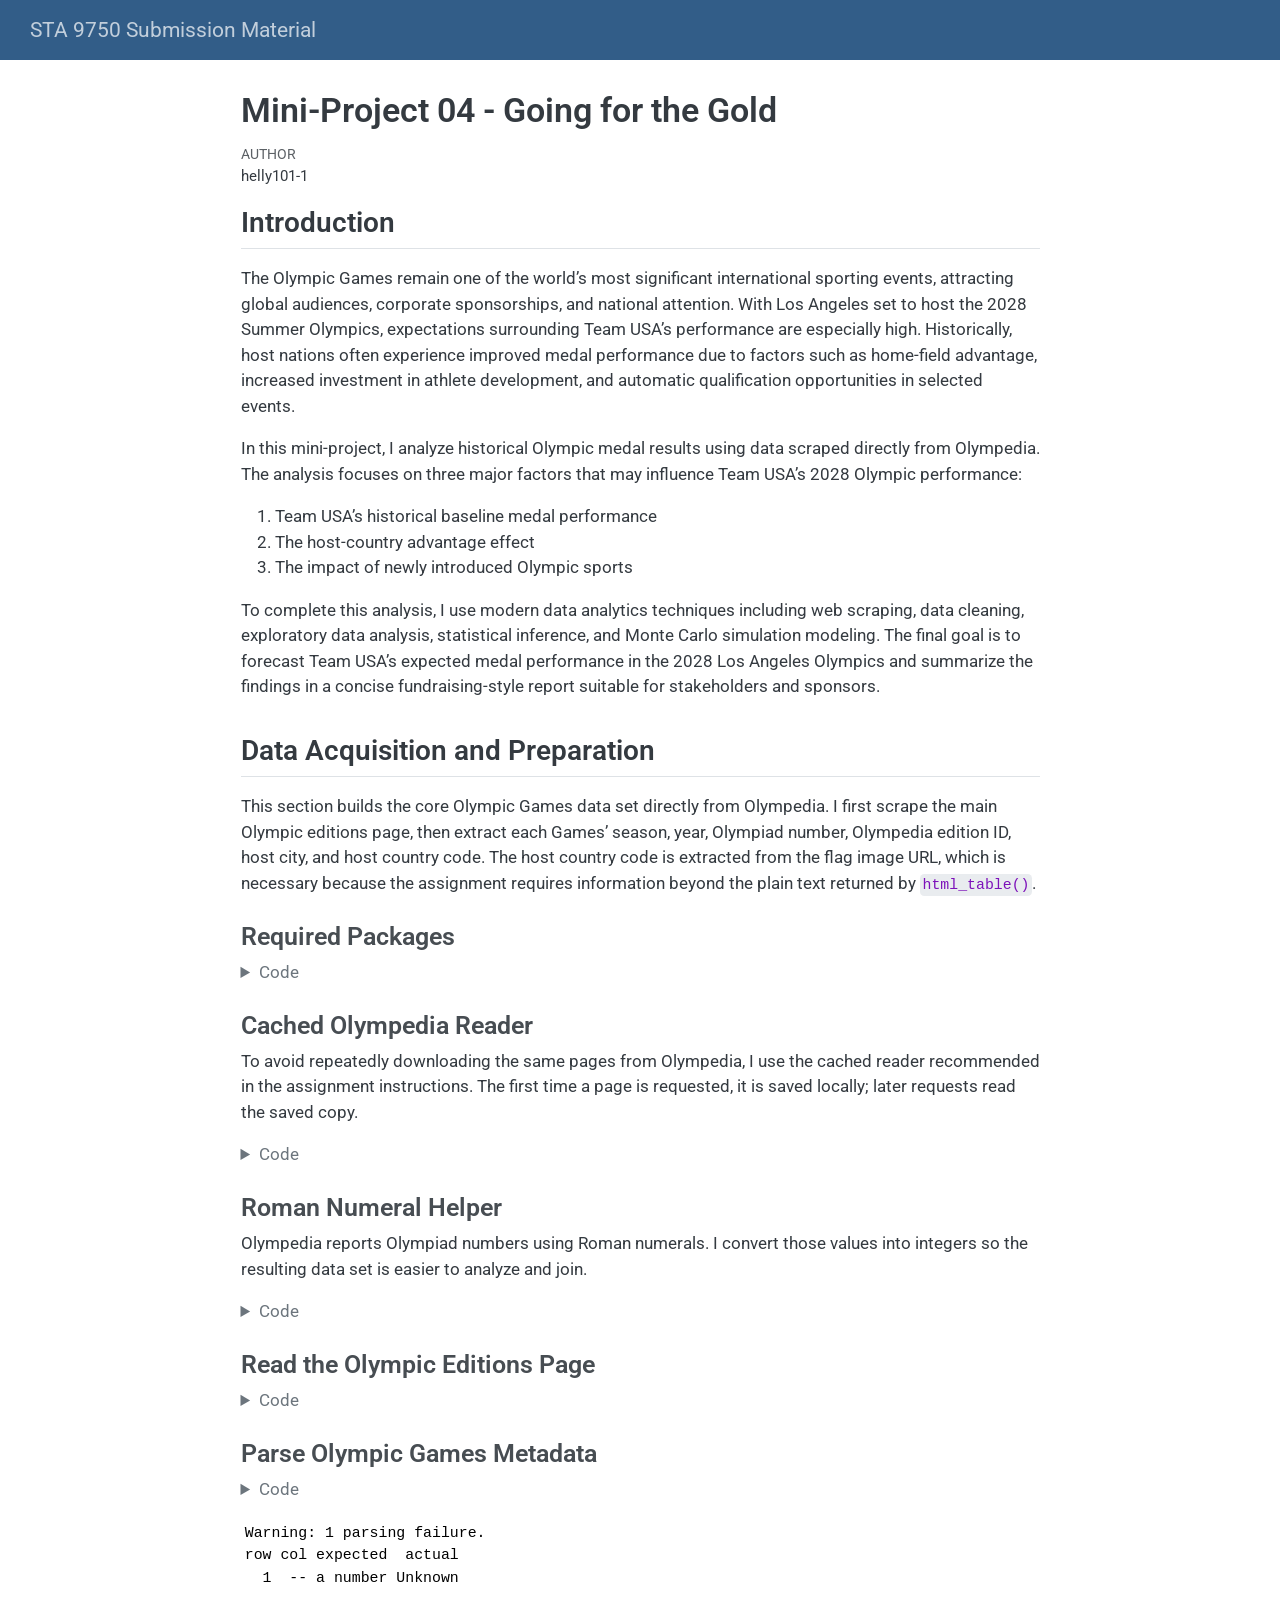
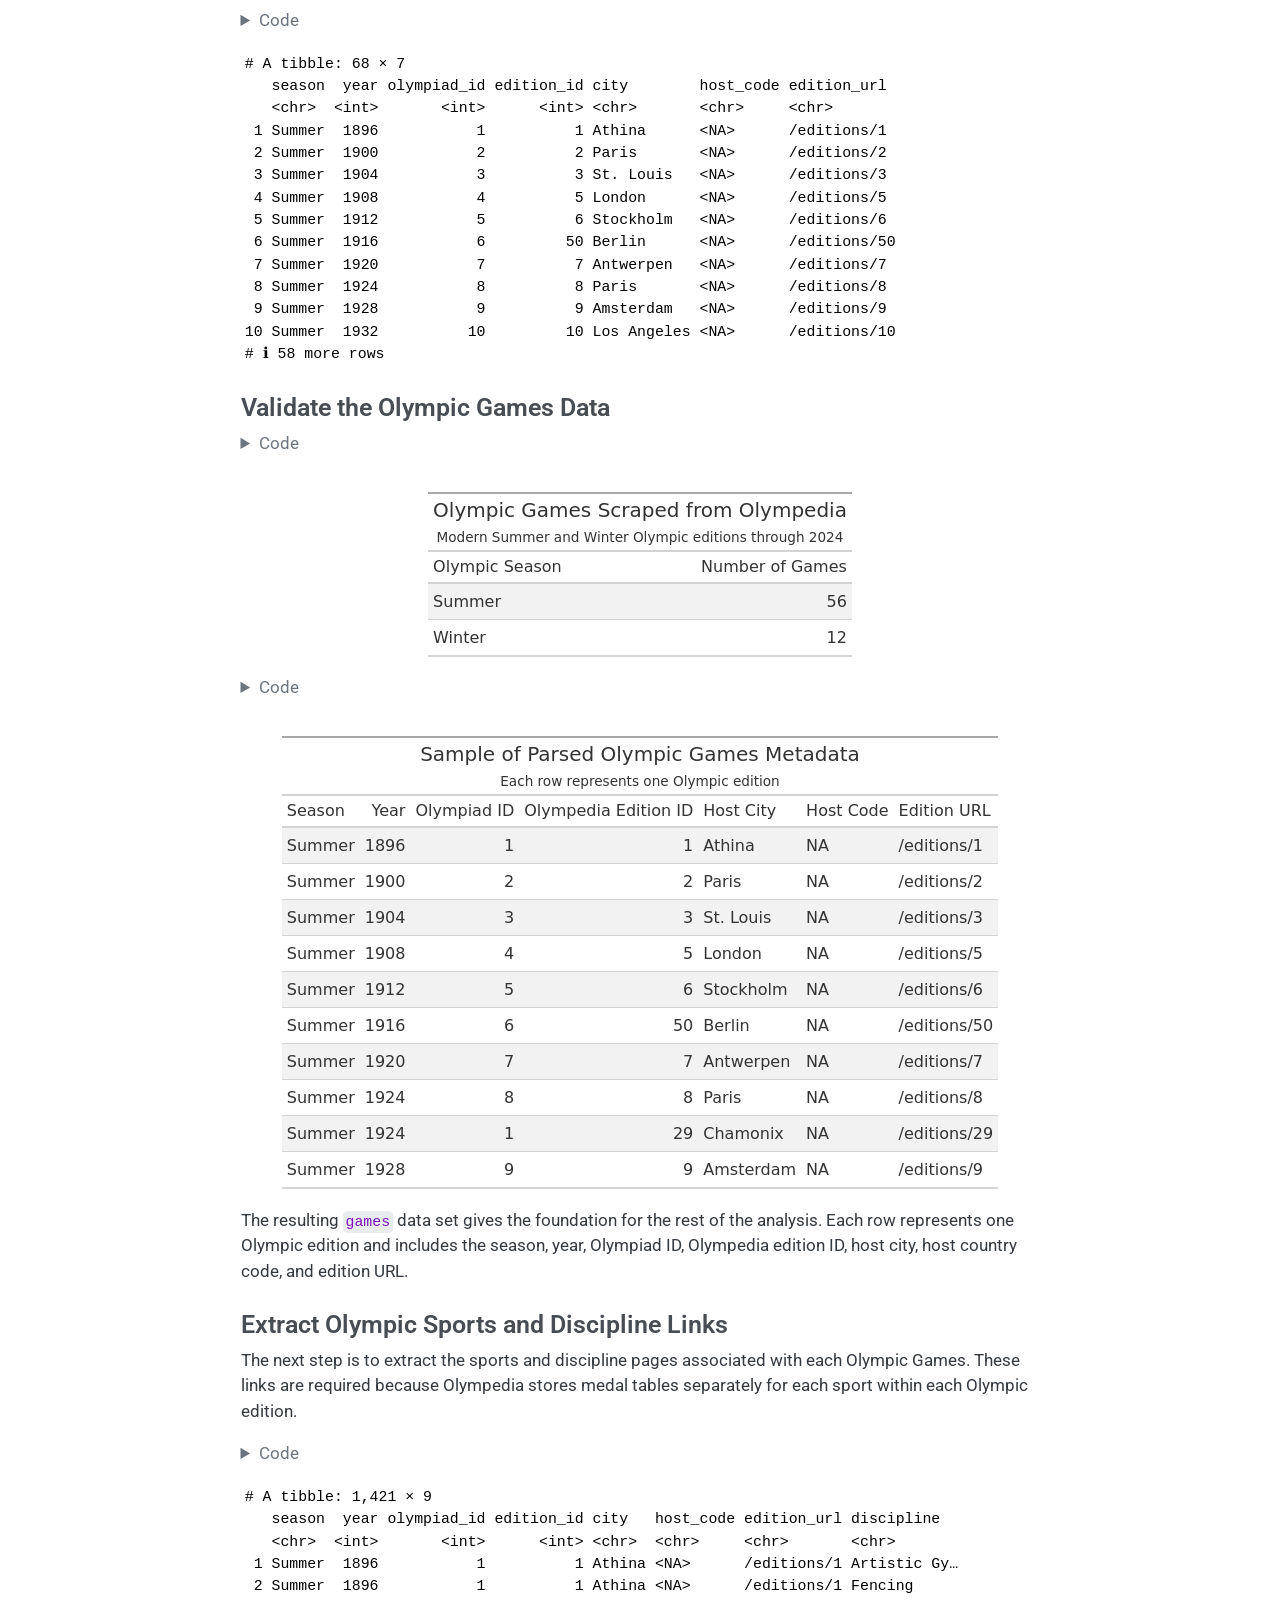
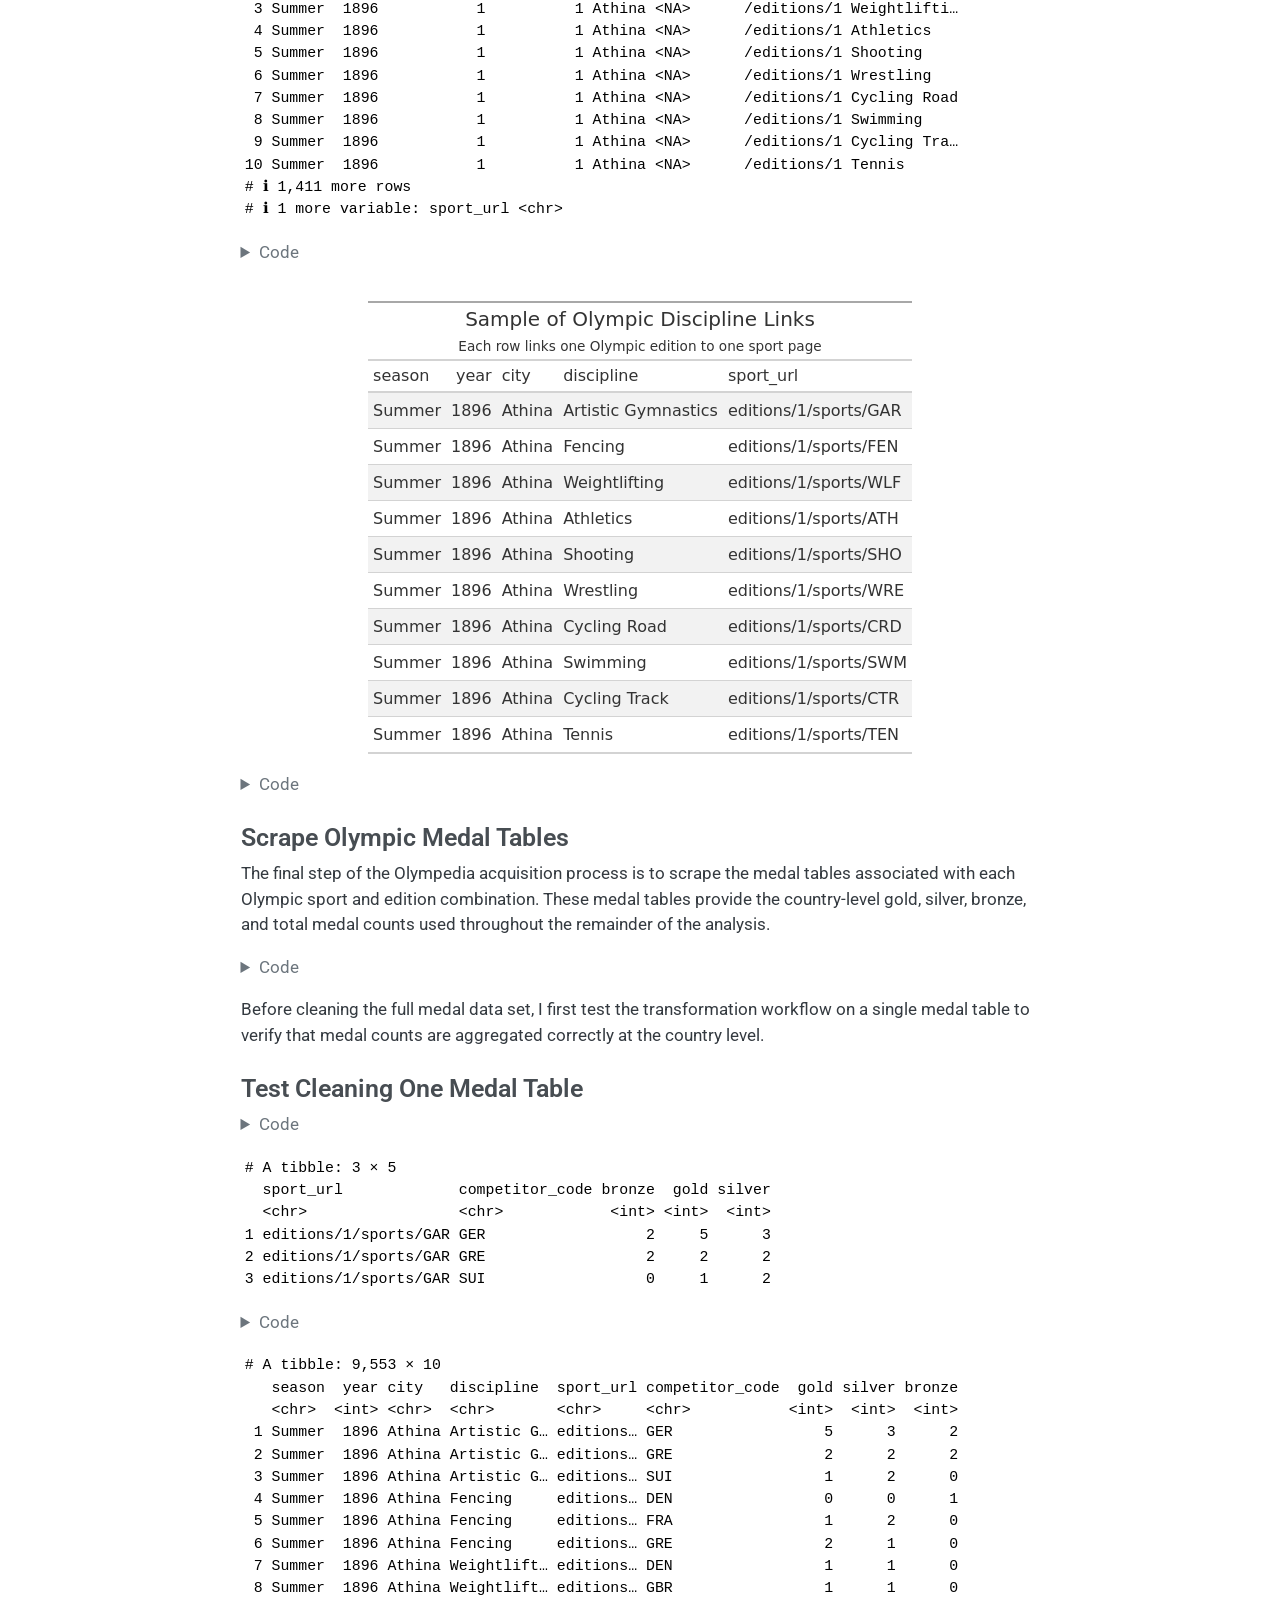
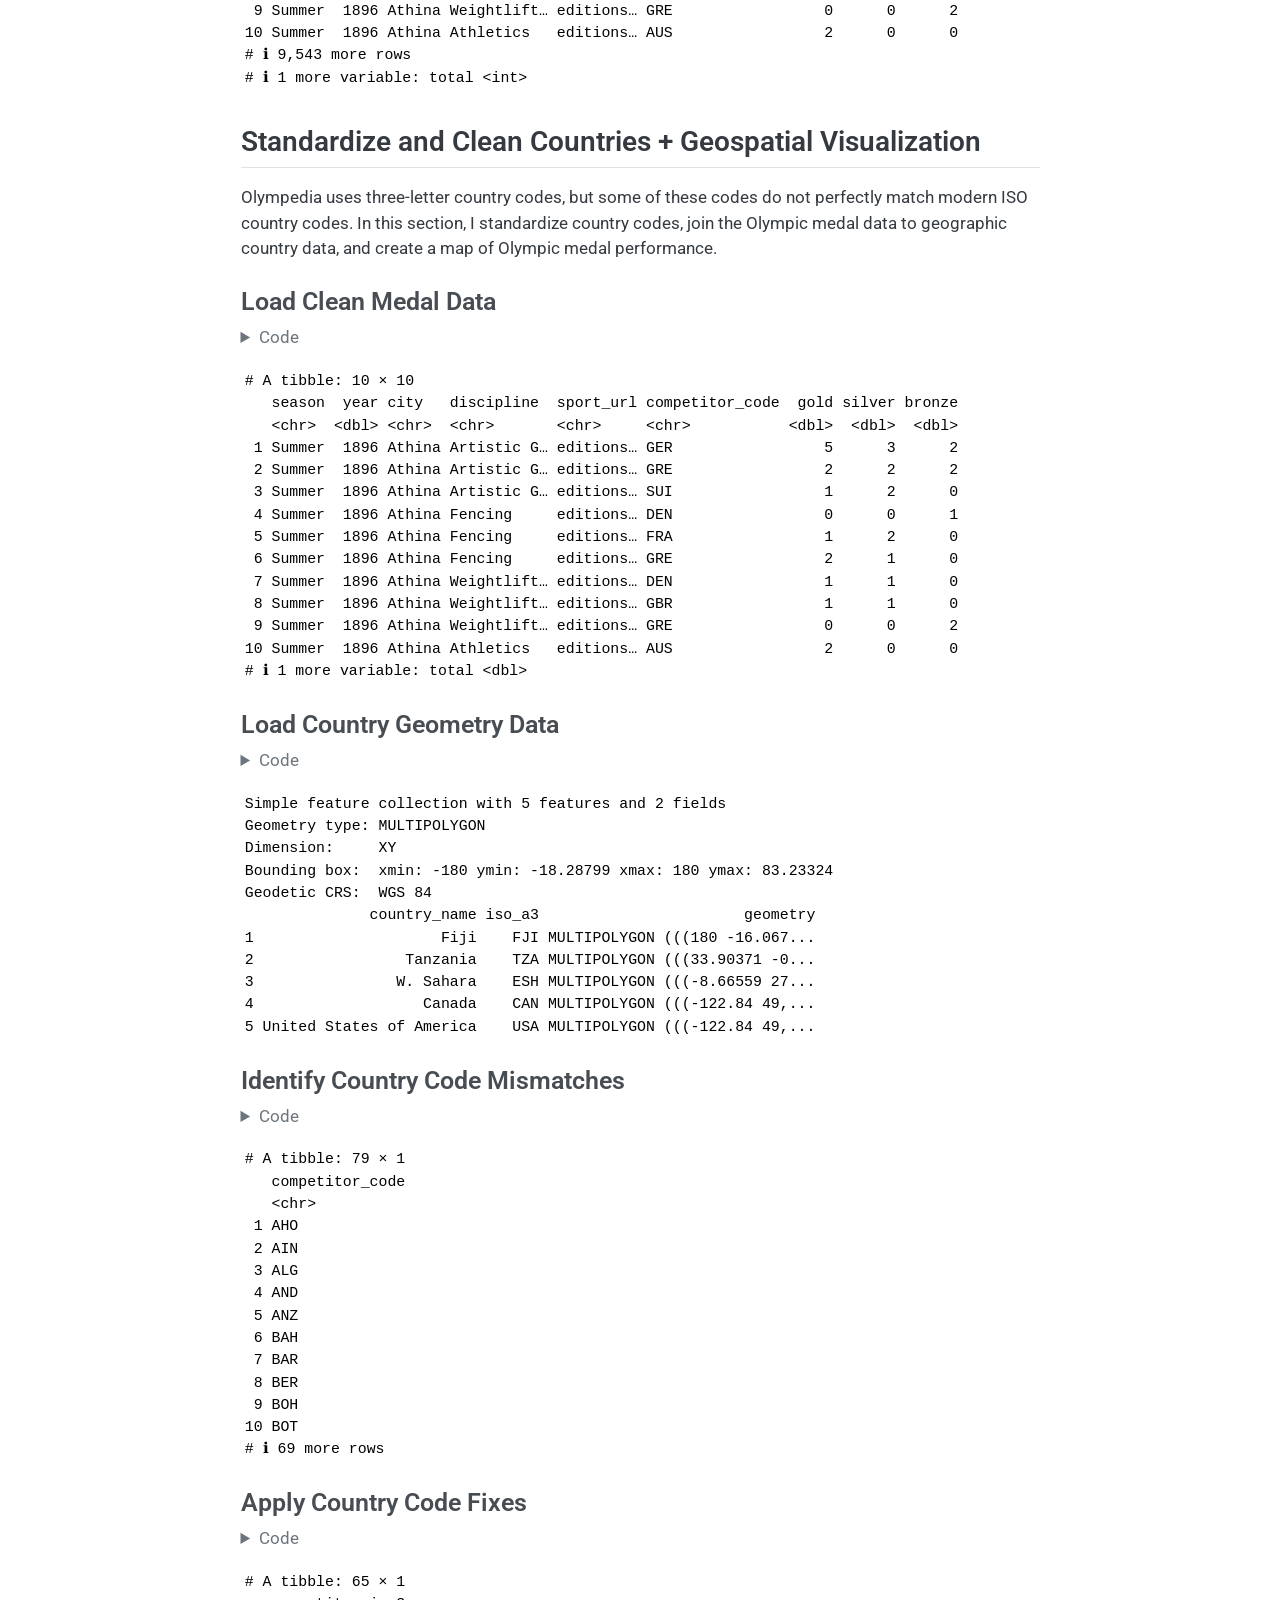
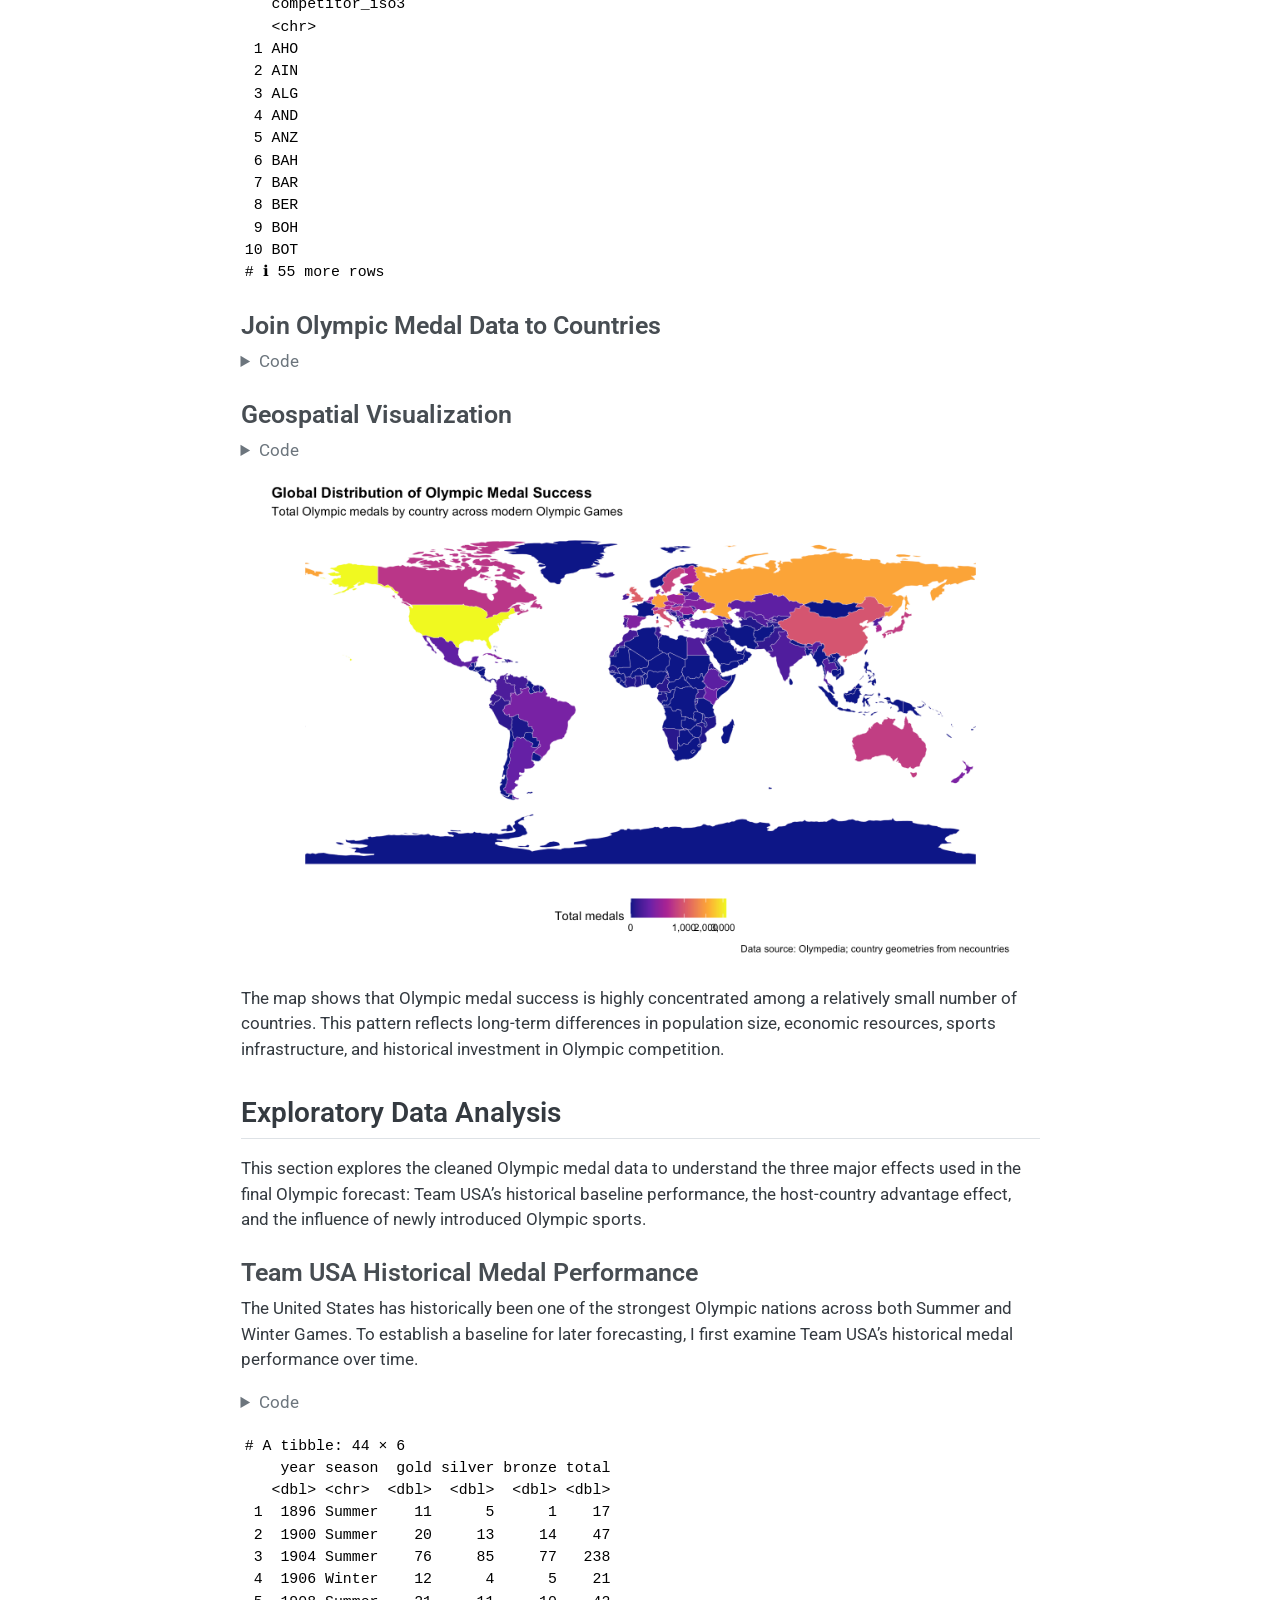
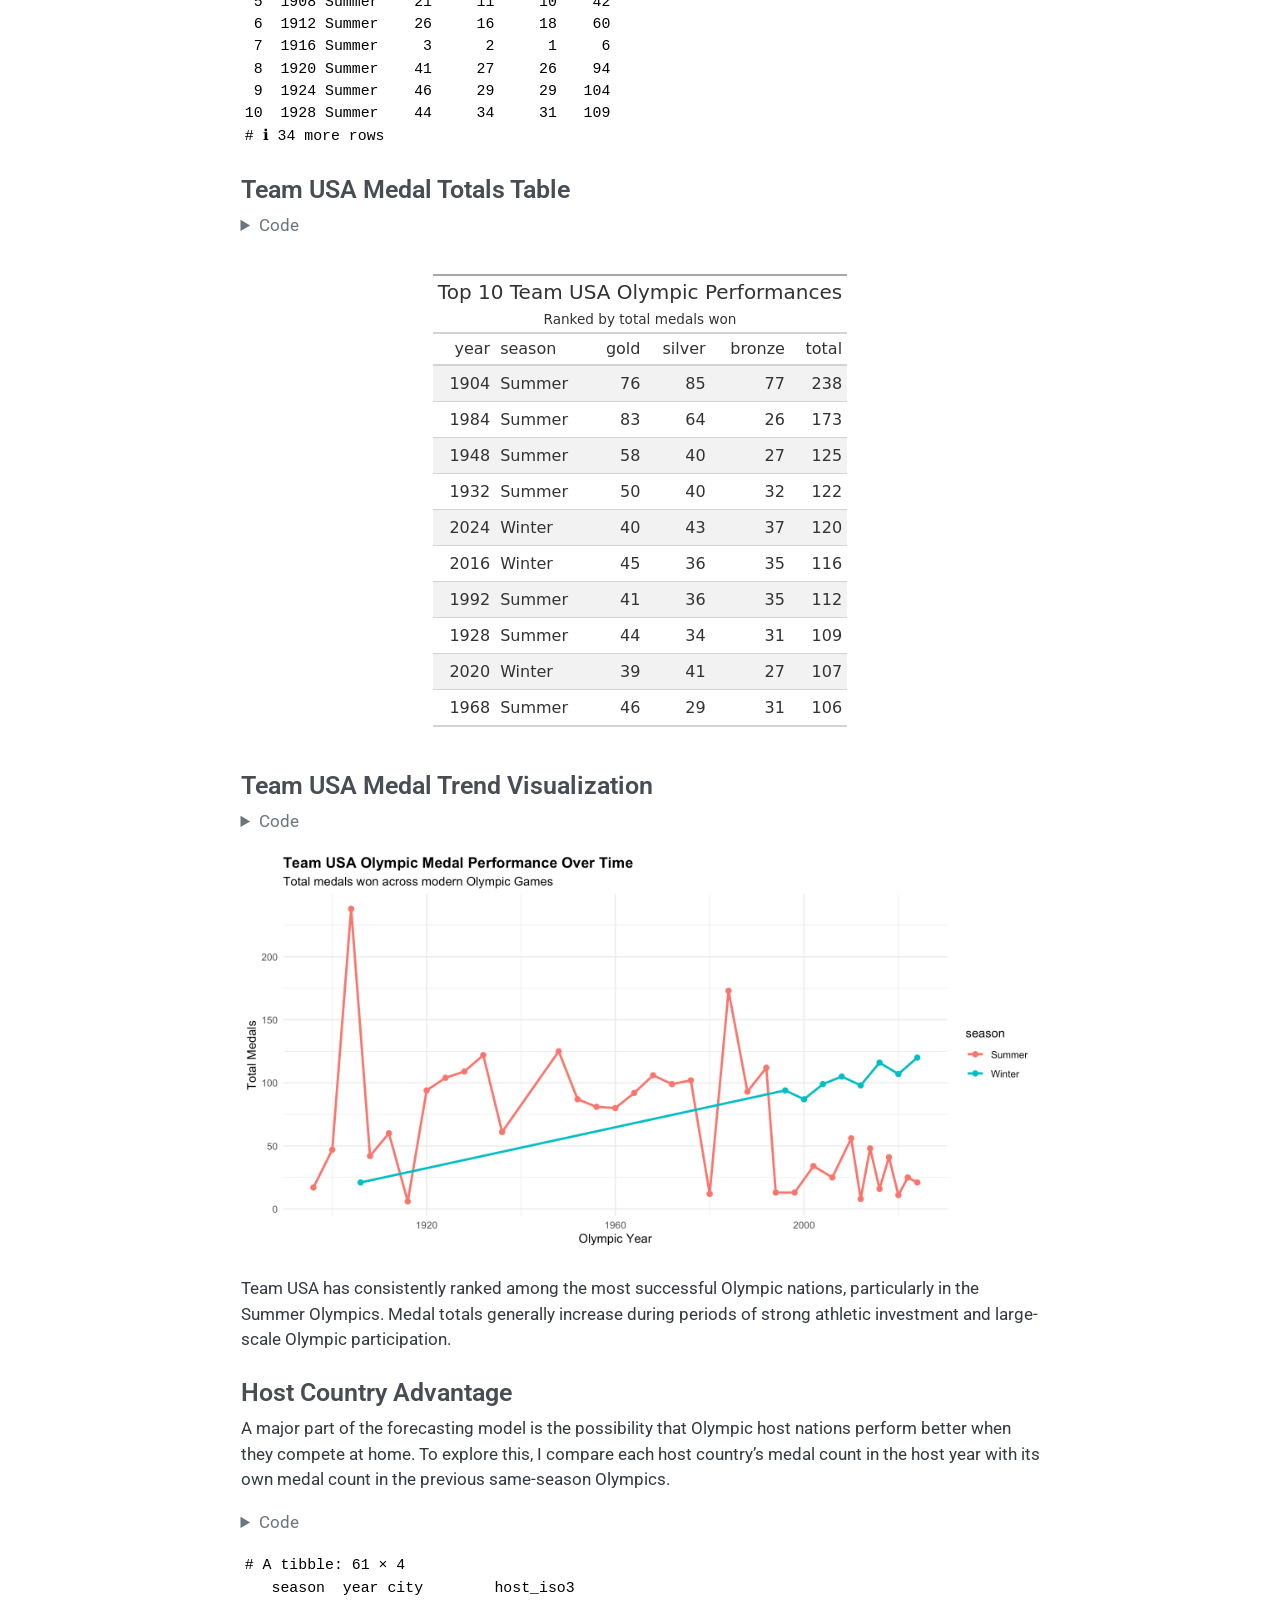
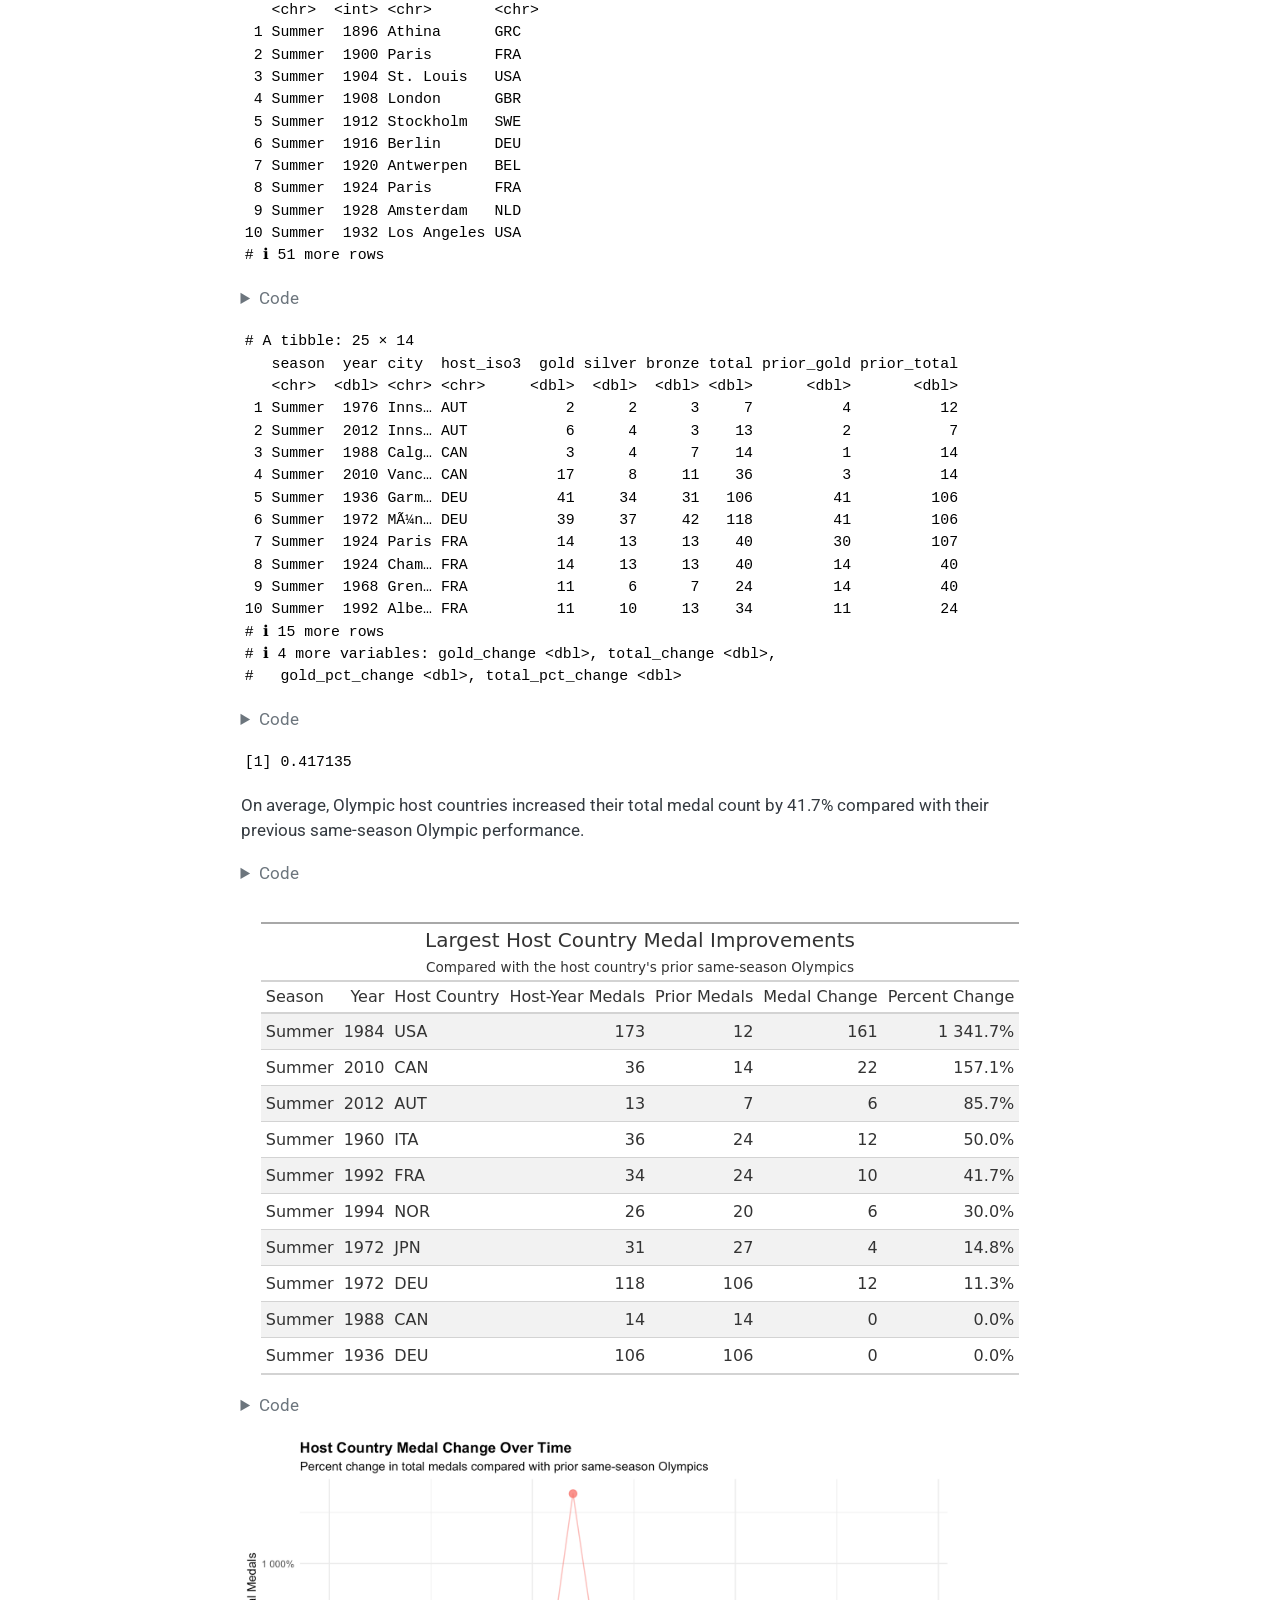
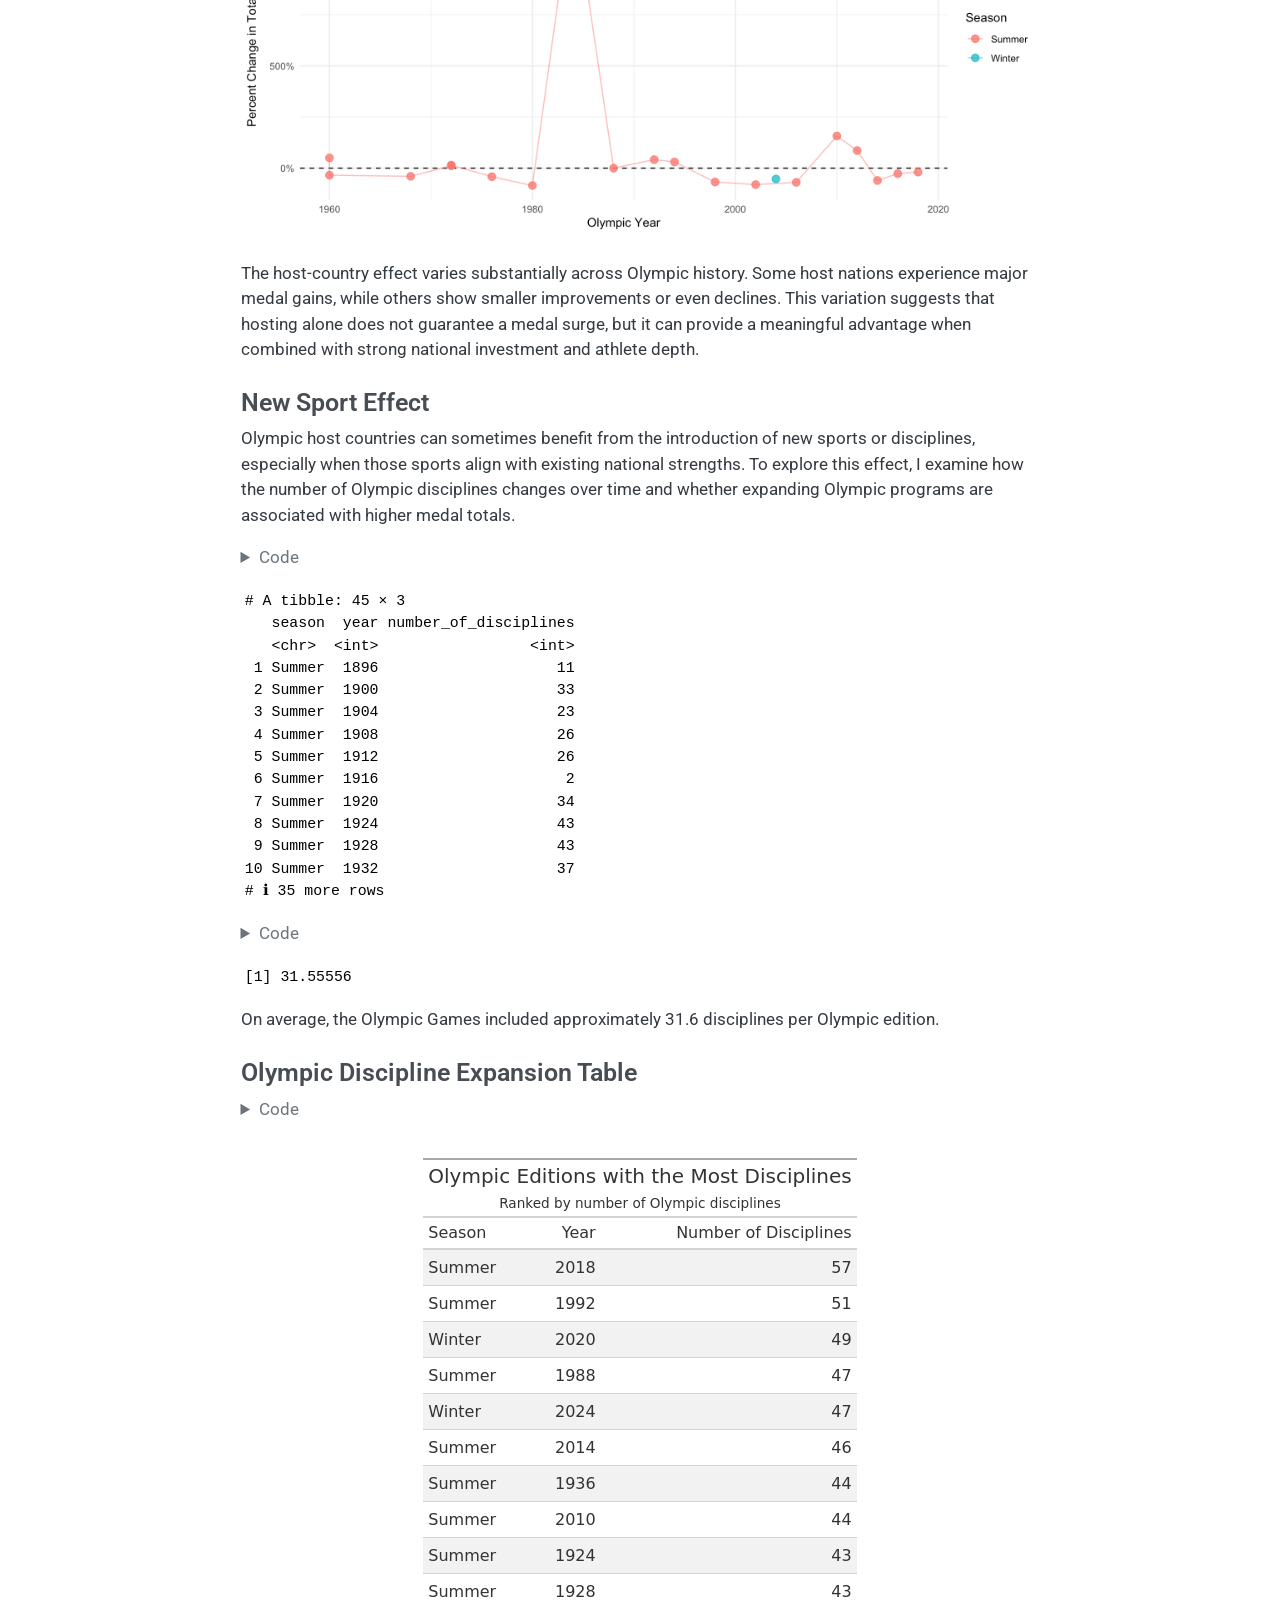
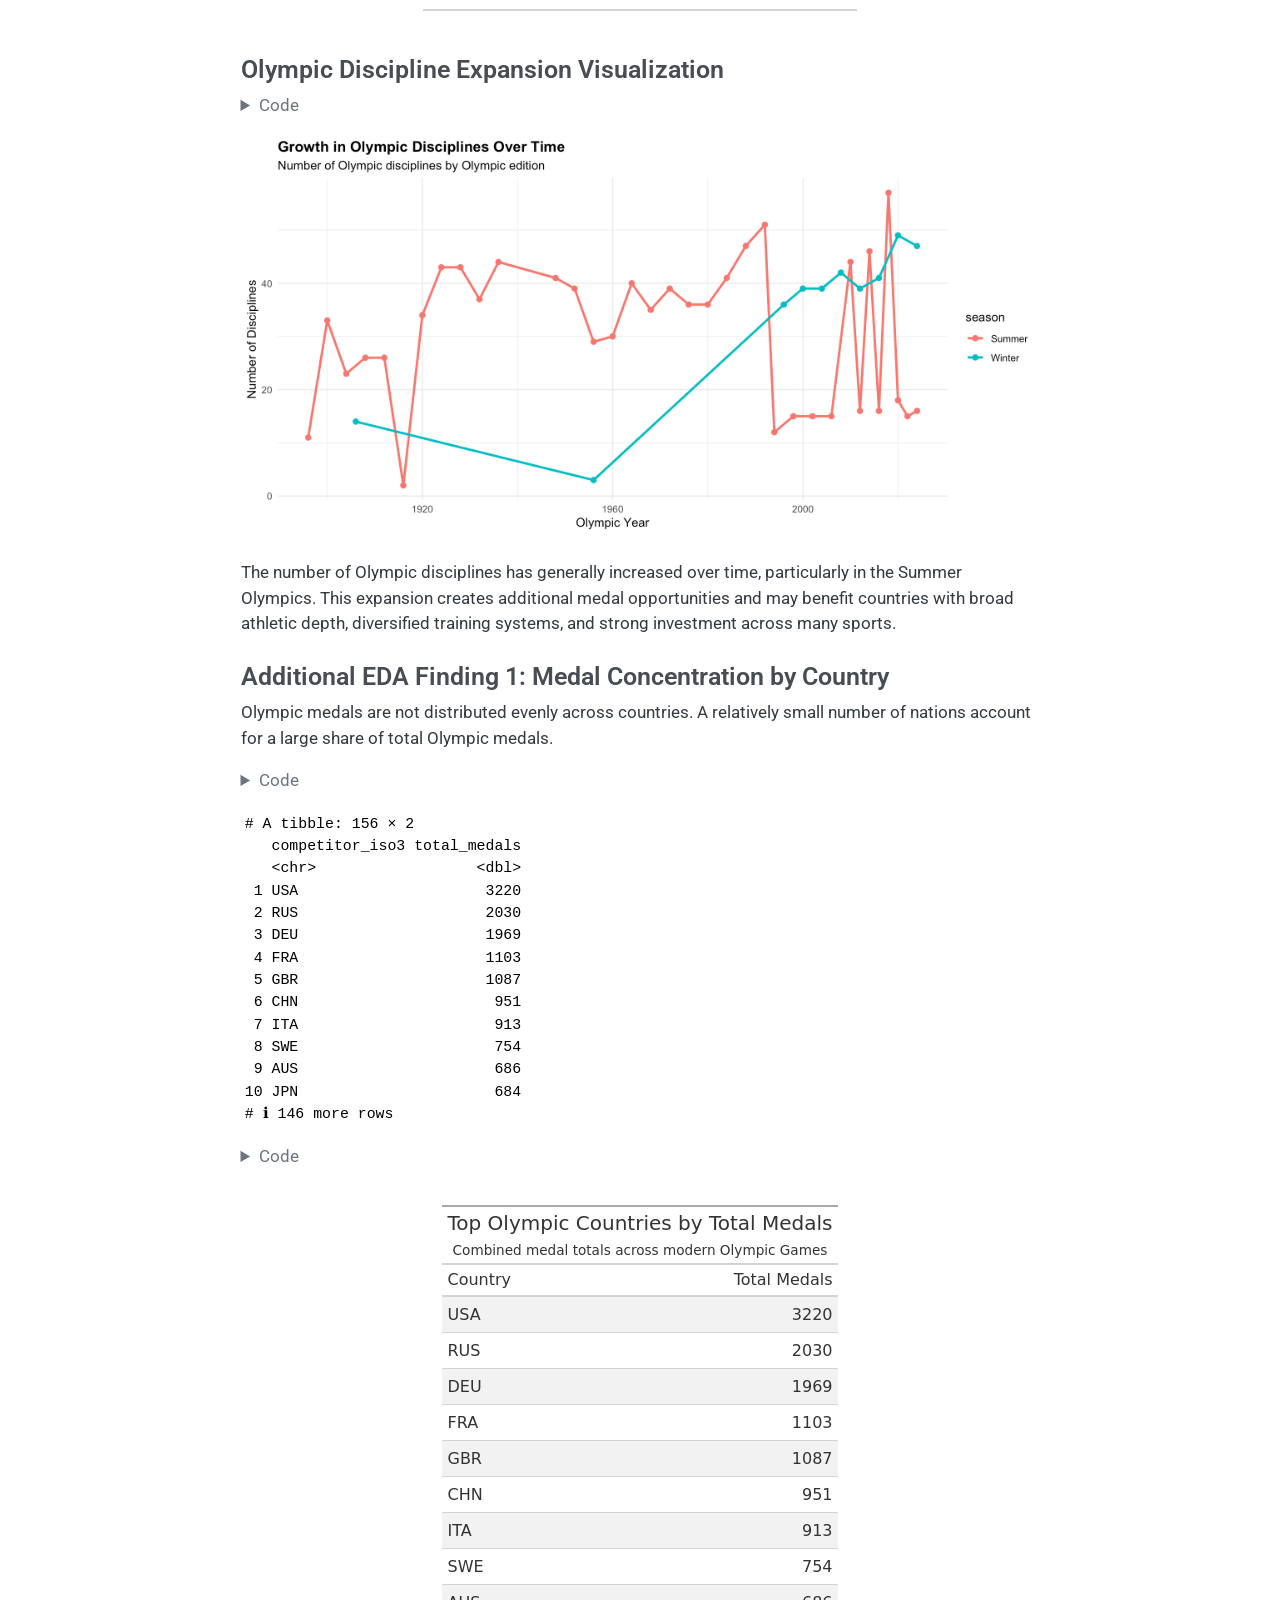
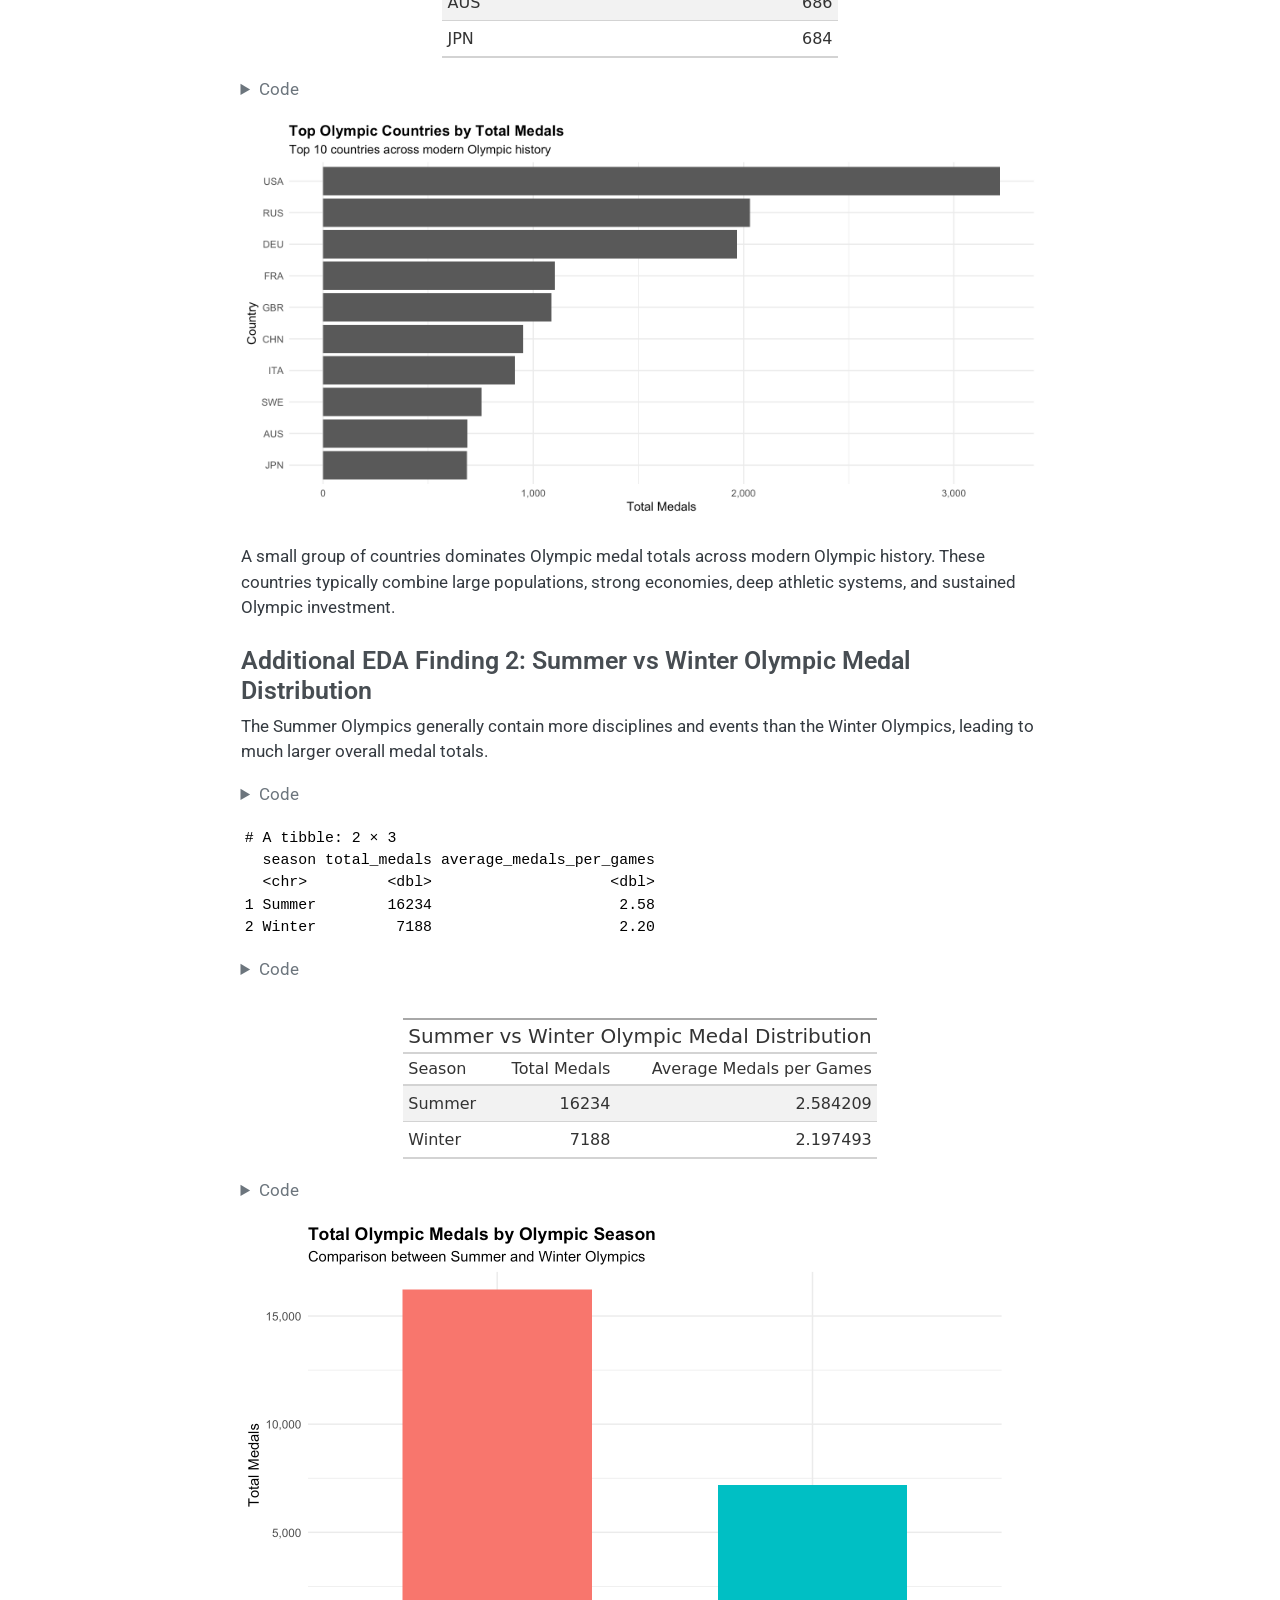
<file: docs/mp04.html>
<!DOCTYPE html>
<html xmlns="http://www.w3.org/1999/xhtml" lang="en" xml:lang="en"><head>

<meta charset="utf-8">
<meta name="generator" content="quarto-1.8.27">

<meta name="viewport" content="width=device-width, initial-scale=1.0, user-scalable=yes">

<meta name="author" content="helly101-1">

<title>Mini-Project 04 - Going for the Gold – STA 9750 Submission Material</title>
<style>
code{white-space: pre-wrap;}
span.smallcaps{font-variant: small-caps;}
div.columns{display: flex; gap: min(4vw, 1.5em);}
div.column{flex: auto; overflow-x: auto;}
div.hanging-indent{margin-left: 1.5em; text-indent: -1.5em;}
ul.task-list{list-style: none;}
ul.task-list li input[type="checkbox"] {
  width: 0.8em;
  margin: 0 0.8em 0.2em -1em; /* quarto-specific, see https://github.com/quarto-dev/quarto-cli/issues/4556 */ 
  vertical-align: middle;
}
/* CSS for syntax highlighting */
html { -webkit-text-size-adjust: 100%; }
pre > code.sourceCode { white-space: pre; position: relative; }
pre > code.sourceCode > span { display: inline-block; line-height: 1.25; }
pre > code.sourceCode > span:empty { height: 1.2em; }
.sourceCode { overflow: visible; }
code.sourceCode > span { color: inherit; text-decoration: inherit; }
div.sourceCode { margin: 1em 0; }
pre.sourceCode { margin: 0; }
@media screen {
div.sourceCode { overflow: auto; }
}
@media print {
pre > code.sourceCode { white-space: pre-wrap; }
pre > code.sourceCode > span { text-indent: -5em; padding-left: 5em; }
}
pre.numberSource code
  { counter-reset: source-line 0; }
pre.numberSource code > span
  { position: relative; left: -4em; counter-increment: source-line; }
pre.numberSource code > span > a:first-child::before
  { content: counter(source-line);
    position: relative; left: -1em; text-align: right; vertical-align: baseline;
    border: none; display: inline-block;
    -webkit-touch-callout: none; -webkit-user-select: none;
    -khtml-user-select: none; -moz-user-select: none;
    -ms-user-select: none; user-select: none;
    padding: 0 4px; width: 4em;
  }
pre.numberSource { margin-left: 3em;  padding-left: 4px; }
div.sourceCode
  {   }
@media screen {
pre > code.sourceCode > span > a:first-child::before { text-decoration: underline; }
}
</style>


<script src="site_libs/quarto-nav/quarto-nav.js"></script>
<script src="site_libs/quarto-nav/headroom.min.js"></script>
<script src="site_libs/clipboard/clipboard.min.js"></script>
<script src="site_libs/quarto-search/autocomplete.umd.js"></script>
<script src="site_libs/quarto-search/fuse.min.js"></script>
<script src="site_libs/quarto-search/quarto-search.js"></script>
<meta name="quarto:offset" content="./">
<script src="site_libs/quarto-html/quarto.js" type="module"></script>
<script src="site_libs/quarto-html/tabsets/tabsets.js" type="module"></script>
<script src="site_libs/quarto-html/axe/axe-check.js" type="module"></script>
<script src="site_libs/quarto-html/popper.min.js"></script>
<script src="site_libs/quarto-html/tippy.umd.min.js"></script>
<script src="site_libs/quarto-html/anchor.min.js"></script>
<link href="site_libs/quarto-html/tippy.css" rel="stylesheet">
<link href="site_libs/quarto-html/quarto-syntax-highlighting-ed96de9b727972fe78a7b5d16c58bf87.css" rel="stylesheet" id="quarto-text-highlighting-styles">
<script src="site_libs/bootstrap/bootstrap.min.js"></script>
<link href="site_libs/bootstrap/bootstrap-icons.css" rel="stylesheet">
<link href="site_libs/bootstrap/bootstrap-339e78669bd22224b7cb5e9437fe940b.min.css" rel="stylesheet" append-hash="true" id="quarto-bootstrap" data-mode="light">
<script id="quarto-search-options" type="application/json">{
  "location": "navbar",
  "copy-button": false,
  "collapse-after": 3,
  "panel-placement": "end",
  "type": "overlay",
  "limit": 50,
  "keyboard-shortcut": [
    "f",
    "/",
    "s"
  ],
  "show-item-context": false,
  "language": {
    "search-no-results-text": "No results",
    "search-matching-documents-text": "matching documents",
    "search-copy-link-title": "Copy link to search",
    "search-hide-matches-text": "Hide additional matches",
    "search-more-match-text": "more match in this document",
    "search-more-matches-text": "more matches in this document",
    "search-clear-button-title": "Clear",
    "search-text-placeholder": "",
    "search-detached-cancel-button-title": "Cancel",
    "search-submit-button-title": "Submit",
    "search-label": "Search"
  }
}</script>


</head>

<body class="nav-fixed fullcontent quarto-light">

<div id="quarto-search-results"></div>
  <header id="quarto-header" class="headroom fixed-top">
    <nav class="navbar navbar-expand-lg " data-bs-theme="dark">
      <div class="navbar-container container-fluid">
      <div class="navbar-brand-container mx-auto">
    <a class="navbar-brand" href="./index.html">
    <span class="navbar-title">STA 9750 Submission Material</span>
    </a>
  </div>
        <div class="quarto-navbar-tools tools-end">
</div>
      </div> <!-- /container-fluid -->
    </nav>
</header>
<!-- content -->
<div id="quarto-content" class="quarto-container page-columns page-rows-contents page-layout-article page-navbar">
<!-- sidebar -->
<!-- margin-sidebar -->
    
<!-- main -->
<main class="content" id="quarto-document-content">

<header id="title-block-header" class="quarto-title-block default">
<div class="quarto-title">
<h1 class="title">Mini-Project 04 - Going for the Gold</h1>
</div>



<div class="quarto-title-meta">

    <div>
    <div class="quarto-title-meta-heading">Author</div>
    <div class="quarto-title-meta-contents">
             <p>helly101-1 </p>
          </div>
  </div>
    
  
    
  </div>
  


</header>


<section id="introduction" class="level2">
<h2 class="anchored" data-anchor-id="introduction">Introduction</h2>
<p>The Olympic Games remain one of the world’s most significant international sporting events, attracting global audiences, corporate sponsorships, and national attention. With Los Angeles set to host the 2028 Summer Olympics, expectations surrounding Team USA’s performance are especially high. Historically, host nations often experience improved medal performance due to factors such as home-field advantage, increased investment in athlete development, and automatic qualification opportunities in selected events.</p>
<p>In this mini-project, I analyze historical Olympic medal results using data scraped directly from Olympedia. The analysis focuses on three major factors that may influence Team USA’s 2028 Olympic performance:</p>
<ol type="1">
<li>Team USA’s historical baseline medal performance</li>
<li>The host-country advantage effect</li>
<li>The impact of newly introduced Olympic sports</li>
</ol>
<p>To complete this analysis, I use modern data analytics techniques including web scraping, data cleaning, exploratory data analysis, statistical inference, and Monte Carlo simulation modeling. The final goal is to forecast Team USA’s expected medal performance in the 2028 Los Angeles Olympics and summarize the findings in a concise fundraising-style report suitable for stakeholders and sponsors.</p>
</section>
<section id="data-acquisition-and-preparation" class="level2">
<h2 class="anchored" data-anchor-id="data-acquisition-and-preparation">Data Acquisition and Preparation</h2>
<p>This section builds the core Olympic Games data set directly from Olympedia. I first scrape the main Olympic editions page, then extract each Games’ season, year, Olympiad number, Olympedia edition ID, host city, and host country code. The host country code is extracted from the flag image URL, which is necessary because the assignment requires information beyond the plain text returned by <code>html_table()</code>.</p>
<section id="required-packages" class="level3">
<h3 class="anchored" data-anchor-id="required-packages">Required Packages</h3>
<div class="cell">
<details class="code-fold">
<summary>Code</summary>
<div class="code-copy-outer-scaffold"><div class="sourceCode cell-code" id="cb1"><pre class="sourceCode r code-with-copy"><code class="sourceCode r"><span id="cb1-1"><a href="#cb1-1" aria-hidden="true" tabindex="-1"></a><span class="fu">library</span>(tidyverse)</span>
<span id="cb1-2"><a href="#cb1-2" aria-hidden="true" tabindex="-1"></a><span class="fu">library</span>(rvest)</span>
<span id="cb1-3"><a href="#cb1-3" aria-hidden="true" tabindex="-1"></a><span class="fu">library</span>(stringr)</span>
<span id="cb1-4"><a href="#cb1-4" aria-hidden="true" tabindex="-1"></a><span class="fu">library</span>(fs)</span>
<span id="cb1-5"><a href="#cb1-5" aria-hidden="true" tabindex="-1"></a><span class="fu">library</span>(gt)</span>
<span id="cb1-6"><a href="#cb1-6" aria-hidden="true" tabindex="-1"></a><span class="fu">library</span>(janitor)</span>
<span id="cb1-7"><a href="#cb1-7" aria-hidden="true" tabindex="-1"></a><span class="fu">library</span>(scales)</span>
<span id="cb1-8"><a href="#cb1-8" aria-hidden="true" tabindex="-1"></a><span class="fu">library</span>(infer)</span>
<span id="cb1-9"><a href="#cb1-9" aria-hidden="true" tabindex="-1"></a><span class="fu">library</span>(sf)</span>
<span id="cb1-10"><a href="#cb1-10" aria-hidden="true" tabindex="-1"></a><span class="fu">library</span>(rnaturalearth)</span>
<span id="cb1-11"><a href="#cb1-11" aria-hidden="true" tabindex="-1"></a></span>
<span id="cb1-12"><a href="#cb1-12" aria-hidden="true" tabindex="-1"></a><span class="fu">theme_set</span>(<span class="fu">theme_minimal</span>())</span></code></pre></div><button title="Copy to Clipboard" class="code-copy-button"><i class="bi"></i></button></div>
</details>
</div>
</section>
<section id="cached-olympedia-reader" class="level3">
<h3 class="anchored" data-anchor-id="cached-olympedia-reader">Cached Olympedia Reader</h3>
<p>To avoid repeatedly downloading the same pages from Olympedia, I use the cached reader recommended in the assignment instructions. The first time a page is requested, it is saved locally; later requests read the saved copy.</p>
<div class="cell">
<details class="code-fold">
<summary>Code</summary>
<div class="code-copy-outer-scaffold"><div class="sourceCode cell-code" id="cb2"><pre class="sourceCode r code-with-copy"><code class="sourceCode r"><span id="cb2-1"><a href="#cb2-1" aria-hidden="true" tabindex="-1"></a>slow_download <span class="ot">&lt;-</span> purrr<span class="sc">::</span><span class="fu">slowly</span>(</span>
<span id="cb2-2"><a href="#cb2-2" aria-hidden="true" tabindex="-1"></a>  download.file,</span>
<span id="cb2-3"><a href="#cb2-3" aria-hidden="true" tabindex="-1"></a>  purrr<span class="sc">::</span><span class="fu">rate_delay</span>(<span class="at">pause =</span> <span class="dv">5</span>)</span>
<span id="cb2-4"><a href="#cb2-4" aria-hidden="true" tabindex="-1"></a>)</span>
<span id="cb2-5"><a href="#cb2-5" aria-hidden="true" tabindex="-1"></a></span>
<span id="cb2-6"><a href="#cb2-6" aria-hidden="true" tabindex="-1"></a>read_olympedia <span class="ot">&lt;-</span> <span class="cf">function</span>(url, ...) {</span>
<span id="cb2-7"><a href="#cb2-7" aria-hidden="true" tabindex="-1"></a>  </span>
<span id="cb2-8"><a href="#cb2-8" aria-hidden="true" tabindex="-1"></a>  <span class="cf">if</span> (stringr<span class="sc">::</span><span class="fu">str_starts</span>(url, <span class="st">"/"</span>)) {</span>
<span id="cb2-9"><a href="#cb2-9" aria-hidden="true" tabindex="-1"></a>    url <span class="ot">&lt;-</span> stringr<span class="sc">::</span><span class="fu">str_remove</span>(url, <span class="st">"/"</span>)</span>
<span id="cb2-10"><a href="#cb2-10" aria-hidden="true" tabindex="-1"></a>  }</span>
<span id="cb2-11"><a href="#cb2-11" aria-hidden="true" tabindex="-1"></a>  </span>
<span id="cb2-12"><a href="#cb2-12" aria-hidden="true" tabindex="-1"></a>  cache_dir <span class="ot">&lt;-</span> fs<span class="sc">::</span><span class="fu">path</span>(<span class="st">"data"</span>, <span class="st">"mp04"</span>, <span class="st">"olympedia_cache"</span>)</span>
<span id="cb2-13"><a href="#cb2-13" aria-hidden="true" tabindex="-1"></a>  </span>
<span id="cb2-14"><a href="#cb2-14" aria-hidden="true" tabindex="-1"></a>  <span class="cf">if</span> (<span class="sc">!</span>fs<span class="sc">::</span><span class="fu">dir_exists</span>(cache_dir)) {</span>
<span id="cb2-15"><a href="#cb2-15" aria-hidden="true" tabindex="-1"></a>    fs<span class="sc">::</span><span class="fu">dir_create</span>(cache_dir, <span class="at">recurse =</span> <span class="cn">TRUE</span>)</span>
<span id="cb2-16"><a href="#cb2-16" aria-hidden="true" tabindex="-1"></a>  }</span>
<span id="cb2-17"><a href="#cb2-17" aria-hidden="true" tabindex="-1"></a>  </span>
<span id="cb2-18"><a href="#cb2-18" aria-hidden="true" tabindex="-1"></a>  cache_path <span class="ot">&lt;-</span> fs<span class="sc">::</span><span class="fu">path</span>(</span>
<span id="cb2-19"><a href="#cb2-19" aria-hidden="true" tabindex="-1"></a>    cache_dir,</span>
<span id="cb2-20"><a href="#cb2-20" aria-hidden="true" tabindex="-1"></a>    url <span class="sc">|&gt;</span></span>
<span id="cb2-21"><a href="#cb2-21" aria-hidden="true" tabindex="-1"></a>      <span class="fu">as.character</span>() <span class="sc">|&gt;</span></span>
<span id="cb2-22"><a href="#cb2-22" aria-hidden="true" tabindex="-1"></a>      stringr<span class="sc">::</span><span class="fu">str_replace_all</span>(<span class="st">"/"</span>, <span class="st">"_"</span>)</span>
<span id="cb2-23"><a href="#cb2-23" aria-hidden="true" tabindex="-1"></a>  )</span>
<span id="cb2-24"><a href="#cb2-24" aria-hidden="true" tabindex="-1"></a>  </span>
<span id="cb2-25"><a href="#cb2-25" aria-hidden="true" tabindex="-1"></a>  <span class="cf">if</span> (<span class="sc">!</span>fs<span class="sc">::</span><span class="fu">file_exists</span>(cache_path)) {</span>
<span id="cb2-26"><a href="#cb2-26" aria-hidden="true" tabindex="-1"></a>    src_url <span class="ot">&lt;-</span> <span class="fu">paste0</span>(<span class="st">"https://www.olympedia.org/"</span>, url)</span>
<span id="cb2-27"><a href="#cb2-27" aria-hidden="true" tabindex="-1"></a>    </span>
<span id="cb2-28"><a href="#cb2-28" aria-hidden="true" tabindex="-1"></a>    <span class="fu">slow_download</span>(</span>
<span id="cb2-29"><a href="#cb2-29" aria-hidden="true" tabindex="-1"></a>      src_url,</span>
<span id="cb2-30"><a href="#cb2-30" aria-hidden="true" tabindex="-1"></a>      cache_path,</span>
<span id="cb2-31"><a href="#cb2-31" aria-hidden="true" tabindex="-1"></a>      <span class="at">mode =</span> <span class="st">"wb"</span></span>
<span id="cb2-32"><a href="#cb2-32" aria-hidden="true" tabindex="-1"></a>    )</span>
<span id="cb2-33"><a href="#cb2-33" aria-hidden="true" tabindex="-1"></a>  }</span>
<span id="cb2-34"><a href="#cb2-34" aria-hidden="true" tabindex="-1"></a>  </span>
<span id="cb2-35"><a href="#cb2-35" aria-hidden="true" tabindex="-1"></a>  rvest<span class="sc">::</span><span class="fu">read_html</span>(cache_path)</span>
<span id="cb2-36"><a href="#cb2-36" aria-hidden="true" tabindex="-1"></a>}</span></code></pre></div><button title="Copy to Clipboard" class="code-copy-button"><i class="bi"></i></button></div>
</details>
</div>
</section>
<section id="roman-numeral-helper" class="level3">
<h3 class="anchored" data-anchor-id="roman-numeral-helper">Roman Numeral Helper</h3>
<p>Olympedia reports Olympiad numbers using Roman numerals. I convert those values into integers so the resulting data set is easier to analyze and join.</p>
<div class="cell">
<details class="code-fold">
<summary>Code</summary>
<div class="code-copy-outer-scaffold"><div class="sourceCode cell-code" id="cb3"><pre class="sourceCode r code-with-copy"><code class="sourceCode r"><span id="cb3-1"><a href="#cb3-1" aria-hidden="true" tabindex="-1"></a>roman_to_integer <span class="ot">&lt;-</span> <span class="cf">function</span>(x) {</span>
<span id="cb3-2"><a href="#cb3-2" aria-hidden="true" tabindex="-1"></a>  <span class="fu">suppressWarnings</span>(<span class="fu">as.integer</span>(<span class="fu">as.roman</span>(x)))</span>
<span id="cb3-3"><a href="#cb3-3" aria-hidden="true" tabindex="-1"></a>}</span></code></pre></div><button title="Copy to Clipboard" class="code-copy-button"><i class="bi"></i></button></div>
</details>
</div>
</section>
<section id="read-the-olympic-editions-page" class="level3">
<h3 class="anchored" data-anchor-id="read-the-olympic-editions-page">Read the Olympic Editions Page</h3>
<div class="cell">
<details class="code-fold">
<summary>Code</summary>
<div class="code-copy-outer-scaffold"><div class="sourceCode cell-code" id="cb4"><pre class="sourceCode r code-with-copy"><code class="sourceCode r"><span id="cb4-1"><a href="#cb4-1" aria-hidden="true" tabindex="-1"></a>editions_page <span class="ot">&lt;-</span> <span class="fu">read_olympedia</span>(<span class="st">"editions"</span>)</span></code></pre></div><button title="Copy to Clipboard" class="code-copy-button"><i class="bi"></i></button></div>
</details>
</div>
</section>
<section id="parse-olympic-games-metadata" class="level3">
<h3 class="anchored" data-anchor-id="parse-olympic-games-metadata">Parse Olympic Games Metadata</h3>
<div class="cell">
<details class="code-fold">
<summary>Code</summary>
<div class="code-copy-outer-scaffold"><div class="sourceCode cell-code" id="cb5"><pre class="sourceCode r code-with-copy"><code class="sourceCode r"><span id="cb5-1"><a href="#cb5-1" aria-hidden="true" tabindex="-1"></a>parse_game_row <span class="ot">&lt;-</span> <span class="cf">function</span>(this_row) {</span>
<span id="cb5-2"><a href="#cb5-2" aria-hidden="true" tabindex="-1"></a>  </span>
<span id="cb5-3"><a href="#cb5-3" aria-hidden="true" tabindex="-1"></a>  cells <span class="ot">&lt;-</span> this_row <span class="sc">|&gt;</span> <span class="fu">html_elements</span>(<span class="st">"td"</span>)</span>
<span id="cb5-4"><a href="#cb5-4" aria-hidden="true" tabindex="-1"></a>  </span>
<span id="cb5-5"><a href="#cb5-5" aria-hidden="true" tabindex="-1"></a>  edition_url <span class="ot">&lt;-</span> this_row <span class="sc">|&gt;</span></span>
<span id="cb5-6"><a href="#cb5-6" aria-hidden="true" tabindex="-1"></a>    <span class="fu">html_element</span>(<span class="st">"a[href^='/editions/']"</span>) <span class="sc">|&gt;</span></span>
<span id="cb5-7"><a href="#cb5-7" aria-hidden="true" tabindex="-1"></a>    <span class="fu">html_attr</span>(<span class="st">"href"</span>)</span>
<span id="cb5-8"><a href="#cb5-8" aria-hidden="true" tabindex="-1"></a>  </span>
<span id="cb5-9"><a href="#cb5-9" aria-hidden="true" tabindex="-1"></a>  host_code <span class="ot">&lt;-</span> this_row <span class="sc">|&gt;</span></span>
<span id="cb5-10"><a href="#cb5-10" aria-hidden="true" tabindex="-1"></a>    <span class="fu">html_element</span>(<span class="st">"img"</span>) <span class="sc">|&gt;</span></span>
<span id="cb5-11"><a href="#cb5-11" aria-hidden="true" tabindex="-1"></a>    <span class="fu">html_attr</span>(<span class="st">"src"</span>) <span class="sc">|&gt;</span></span>
<span id="cb5-12"><a href="#cb5-12" aria-hidden="true" tabindex="-1"></a>    <span class="fu">str_extract</span>(<span class="st">"[A-Z]{3}(?=</span><span class="sc">\\</span><span class="st">.png)"</span>)</span>
<span id="cb5-13"><a href="#cb5-13" aria-hidden="true" tabindex="-1"></a>  </span>
<span id="cb5-14"><a href="#cb5-14" aria-hidden="true" tabindex="-1"></a>  <span class="fu">tibble</span>(</span>
<span id="cb5-15"><a href="#cb5-15" aria-hidden="true" tabindex="-1"></a>    <span class="at">olympiad_roman =</span> cells <span class="sc">|&gt;</span> <span class="fu">html_element</span>(<span class="at">xpath =</span> <span class="st">"."</span>) <span class="sc">|&gt;</span> <span class="fu">html_text2</span>() <span class="sc">|&gt;</span> <span class="fu">pluck</span>(<span class="dv">1</span>, <span class="at">.default =</span> <span class="cn">NA_character_</span>),</span>
<span id="cb5-16"><a href="#cb5-16" aria-hidden="true" tabindex="-1"></a>    <span class="at">year =</span> cells <span class="sc">|&gt;</span> <span class="fu">html_text2</span>() <span class="sc">|&gt;</span> <span class="fu">pluck</span>(<span class="dv">2</span>, <span class="at">.default =</span> <span class="cn">NA_character_</span>) <span class="sc">|&gt;</span> <span class="fu">parse_number</span>() <span class="sc">|&gt;</span> <span class="fu">as.integer</span>(),</span>
<span id="cb5-17"><a href="#cb5-17" aria-hidden="true" tabindex="-1"></a>    <span class="at">city =</span> cells <span class="sc">|&gt;</span> <span class="fu">html_text2</span>() <span class="sc">|&gt;</span> <span class="fu">pluck</span>(<span class="dv">3</span>, <span class="at">.default =</span> <span class="cn">NA_character_</span>),</span>
<span id="cb5-18"><a href="#cb5-18" aria-hidden="true" tabindex="-1"></a>    <span class="at">edition_url =</span> edition_url,</span>
<span id="cb5-19"><a href="#cb5-19" aria-hidden="true" tabindex="-1"></a>    <span class="at">host_code =</span> host_code</span>
<span id="cb5-20"><a href="#cb5-20" aria-hidden="true" tabindex="-1"></a>  )</span>
<span id="cb5-21"><a href="#cb5-21" aria-hidden="true" tabindex="-1"></a>}</span>
<span id="cb5-22"><a href="#cb5-22" aria-hidden="true" tabindex="-1"></a></span>
<span id="cb5-23"><a href="#cb5-23" aria-hidden="true" tabindex="-1"></a>all_game_rows <span class="ot">&lt;-</span> editions_page <span class="sc">|&gt;</span></span>
<span id="cb5-24"><a href="#cb5-24" aria-hidden="true" tabindex="-1"></a>  <span class="fu">html_elements</span>(<span class="st">"table tr"</span>)</span>
<span id="cb5-25"><a href="#cb5-25" aria-hidden="true" tabindex="-1"></a></span>
<span id="cb5-26"><a href="#cb5-26" aria-hidden="true" tabindex="-1"></a>games <span class="ot">&lt;-</span> <span class="fu">map_dfr</span>(all_game_rows, parse_game_row) <span class="sc">|&gt;</span></span>
<span id="cb5-27"><a href="#cb5-27" aria-hidden="true" tabindex="-1"></a>  <span class="fu">filter</span>(<span class="sc">!</span><span class="fu">is.na</span>(edition_url)) <span class="sc">|&gt;</span></span>
<span id="cb5-28"><a href="#cb5-28" aria-hidden="true" tabindex="-1"></a>  <span class="fu">mutate</span>(</span>
<span id="cb5-29"><a href="#cb5-29" aria-hidden="true" tabindex="-1"></a>    <span class="at">edition_id =</span> <span class="fu">str_extract</span>(edition_url, <span class="st">"</span><span class="sc">\\</span><span class="st">d+"</span>) <span class="sc">|&gt;</span> <span class="fu">as.integer</span>(),</span>
<span id="cb5-30"><a href="#cb5-30" aria-hidden="true" tabindex="-1"></a>    <span class="at">olympiad_id =</span> <span class="fu">roman_to_integer</span>(olympiad_roman),</span>
<span id="cb5-31"><a href="#cb5-31" aria-hidden="true" tabindex="-1"></a>    <span class="at">season =</span> <span class="fu">case_when</span>(</span>
<span id="cb5-32"><a href="#cb5-32" aria-hidden="true" tabindex="-1"></a>      olympiad_id <span class="sc">&lt;=</span> <span class="dv">25</span> <span class="sc">&amp;</span> year <span class="sc">&lt;=</span> <span class="dv">2024</span> <span class="sc">~</span> <span class="st">"Summer"</span>,</span>
<span id="cb5-33"><a href="#cb5-33" aria-hidden="true" tabindex="-1"></a>      <span class="cn">TRUE</span> <span class="sc">~</span> <span class="st">"Winter"</span></span>
<span id="cb5-34"><a href="#cb5-34" aria-hidden="true" tabindex="-1"></a>    )</span>
<span id="cb5-35"><a href="#cb5-35" aria-hidden="true" tabindex="-1"></a>  ) <span class="sc">|&gt;</span></span>
<span id="cb5-36"><a href="#cb5-36" aria-hidden="true" tabindex="-1"></a>  <span class="fu">select</span>(</span>
<span id="cb5-37"><a href="#cb5-37" aria-hidden="true" tabindex="-1"></a>    season,</span>
<span id="cb5-38"><a href="#cb5-38" aria-hidden="true" tabindex="-1"></a>    year,</span>
<span id="cb5-39"><a href="#cb5-39" aria-hidden="true" tabindex="-1"></a>    olympiad_id,</span>
<span id="cb5-40"><a href="#cb5-40" aria-hidden="true" tabindex="-1"></a>    edition_id,</span>
<span id="cb5-41"><a href="#cb5-41" aria-hidden="true" tabindex="-1"></a>    city,</span>
<span id="cb5-42"><a href="#cb5-42" aria-hidden="true" tabindex="-1"></a>    host_code,</span>
<span id="cb5-43"><a href="#cb5-43" aria-hidden="true" tabindex="-1"></a>    edition_url</span>
<span id="cb5-44"><a href="#cb5-44" aria-hidden="true" tabindex="-1"></a>  ) <span class="sc">|&gt;</span></span>
<span id="cb5-45"><a href="#cb5-45" aria-hidden="true" tabindex="-1"></a>  <span class="fu">filter</span>(<span class="sc">!</span><span class="fu">is.na</span>(year), year <span class="sc">&gt;=</span> <span class="dv">1896</span>, year <span class="sc">&lt;=</span> <span class="dv">2024</span>) <span class="sc">|&gt;</span></span>
<span id="cb5-46"><a href="#cb5-46" aria-hidden="true" tabindex="-1"></a>  <span class="fu">distinct</span>(edition_id, <span class="at">.keep_all =</span> <span class="cn">TRUE</span>)</span></code></pre></div><button title="Copy to Clipboard" class="code-copy-button"><i class="bi"></i></button></div>
</details>
<div class="cell-output cell-output-stderr">
<pre><code>Warning: 1 parsing failure.
row col expected  actual
  1  -- a number Unknown</code></pre>
</div>
<details class="code-fold">
<summary>Code</summary>
<div class="code-copy-outer-scaffold"><div class="sourceCode cell-code" id="cb7"><pre class="sourceCode r code-with-copy"><code class="sourceCode r"><span id="cb7-1"><a href="#cb7-1" aria-hidden="true" tabindex="-1"></a>games</span></code></pre></div><button title="Copy to Clipboard" class="code-copy-button"><i class="bi"></i></button></div>
</details>
<div class="cell-output cell-output-stdout">
<pre><code># A tibble: 68 × 7
   season  year olympiad_id edition_id city        host_code edition_url 
   &lt;chr&gt;  &lt;int&gt;       &lt;int&gt;      &lt;int&gt; &lt;chr&gt;       &lt;chr&gt;     &lt;chr&gt;       
 1 Summer  1896           1          1 Athina      &lt;NA&gt;      /editions/1 
 2 Summer  1900           2          2 Paris       &lt;NA&gt;      /editions/2 
 3 Summer  1904           3          3 St. Louis   &lt;NA&gt;      /editions/3 
 4 Summer  1908           4          5 London      &lt;NA&gt;      /editions/5 
 5 Summer  1912           5          6 Stockholm   &lt;NA&gt;      /editions/6 
 6 Summer  1916           6         50 Berlin      &lt;NA&gt;      /editions/50
 7 Summer  1920           7          7 Antwerpen   &lt;NA&gt;      /editions/7 
 8 Summer  1924           8          8 Paris       &lt;NA&gt;      /editions/8 
 9 Summer  1928           9          9 Amsterdam   &lt;NA&gt;      /editions/9 
10 Summer  1932          10         10 Los Angeles &lt;NA&gt;      /editions/10
# ℹ 58 more rows</code></pre>
</div>
</div>
</section>
<section id="validate-the-olympic-games-data" class="level3">
<h3 class="anchored" data-anchor-id="validate-the-olympic-games-data">Validate the Olympic Games Data</h3>
<div class="cell">
<details class="code-fold">
<summary>Code</summary>
<div class="code-copy-outer-scaffold"><div class="sourceCode cell-code" id="cb9"><pre class="sourceCode r code-with-copy"><code class="sourceCode r"><span id="cb9-1"><a href="#cb9-1" aria-hidden="true" tabindex="-1"></a>games <span class="sc">|&gt;</span></span>
<span id="cb9-2"><a href="#cb9-2" aria-hidden="true" tabindex="-1"></a>  <span class="fu">count</span>(season, <span class="at">name =</span> <span class="st">"number_of_games"</span>) <span class="sc">|&gt;</span></span>
<span id="cb9-3"><a href="#cb9-3" aria-hidden="true" tabindex="-1"></a>  <span class="fu">gt</span>() <span class="sc">|&gt;</span></span>
<span id="cb9-4"><a href="#cb9-4" aria-hidden="true" tabindex="-1"></a>  <span class="fu">tab_header</span>(</span>
<span id="cb9-5"><a href="#cb9-5" aria-hidden="true" tabindex="-1"></a>    <span class="at">title =</span> <span class="st">"Olympic Games Scraped from Olympedia"</span>,</span>
<span id="cb9-6"><a href="#cb9-6" aria-hidden="true" tabindex="-1"></a>    <span class="at">subtitle =</span> <span class="st">"Modern Summer and Winter Olympic editions through 2024"</span></span>
<span id="cb9-7"><a href="#cb9-7" aria-hidden="true" tabindex="-1"></a>  ) <span class="sc">|&gt;</span></span>
<span id="cb9-8"><a href="#cb9-8" aria-hidden="true" tabindex="-1"></a>  <span class="fu">cols_label</span>(</span>
<span id="cb9-9"><a href="#cb9-9" aria-hidden="true" tabindex="-1"></a>    <span class="at">season =</span> <span class="st">"Olympic Season"</span>,</span>
<span id="cb9-10"><a href="#cb9-10" aria-hidden="true" tabindex="-1"></a>    <span class="at">number_of_games =</span> <span class="st">"Number of Games"</span></span>
<span id="cb9-11"><a href="#cb9-11" aria-hidden="true" tabindex="-1"></a>  )</span></code></pre></div><button title="Copy to Clipboard" class="code-copy-button"><i class="bi"></i></button></div>
</details>
<div class="cell-output-display">
<div id="hcqnfpgxgj" style="padding-left:0px;padding-right:0px;padding-top:10px;padding-bottom:10px;overflow-x:auto;overflow-y:auto;width:auto;height:auto;">
<style>#hcqnfpgxgj table {
  font-family: system-ui, 'Segoe UI', Roboto, Helvetica, Arial, sans-serif, 'Apple Color Emoji', 'Segoe UI Emoji', 'Segoe UI Symbol', 'Noto Color Emoji';
  -webkit-font-smoothing: antialiased;
  -moz-osx-font-smoothing: grayscale;
}

#hcqnfpgxgj thead, #hcqnfpgxgj tbody, #hcqnfpgxgj tfoot, #hcqnfpgxgj tr, #hcqnfpgxgj td, #hcqnfpgxgj th {
  border-style: none;
}

#hcqnfpgxgj p {
  margin: 0;
  padding: 0;
}

#hcqnfpgxgj .gt_table {
  display: table;
  border-collapse: collapse;
  line-height: normal;
  margin-left: auto;
  margin-right: auto;
  color: #333333;
  font-size: 16px;
  font-weight: normal;
  font-style: normal;
  background-color: #FFFFFF;
  width: auto;
  border-top-style: solid;
  border-top-width: 2px;
  border-top-color: #A8A8A8;
  border-right-style: none;
  border-right-width: 2px;
  border-right-color: #D3D3D3;
  border-bottom-style: solid;
  border-bottom-width: 2px;
  border-bottom-color: #A8A8A8;
  border-left-style: none;
  border-left-width: 2px;
  border-left-color: #D3D3D3;
}

#hcqnfpgxgj .gt_caption {
  padding-top: 4px;
  padding-bottom: 4px;
}

#hcqnfpgxgj .gt_title {
  color: #333333;
  font-size: 125%;
  font-weight: initial;
  padding-top: 4px;
  padding-bottom: 4px;
  padding-left: 5px;
  padding-right: 5px;
  border-bottom-color: #FFFFFF;
  border-bottom-width: 0;
}

#hcqnfpgxgj .gt_subtitle {
  color: #333333;
  font-size: 85%;
  font-weight: initial;
  padding-top: 3px;
  padding-bottom: 5px;
  padding-left: 5px;
  padding-right: 5px;
  border-top-color: #FFFFFF;
  border-top-width: 0;
}

#hcqnfpgxgj .gt_heading {
  background-color: #FFFFFF;
  text-align: center;
  border-bottom-color: #FFFFFF;
  border-left-style: none;
  border-left-width: 1px;
  border-left-color: #D3D3D3;
  border-right-style: none;
  border-right-width: 1px;
  border-right-color: #D3D3D3;
}

#hcqnfpgxgj .gt_bottom_border {
  border-bottom-style: solid;
  border-bottom-width: 2px;
  border-bottom-color: #D3D3D3;
}

#hcqnfpgxgj .gt_col_headings {
  border-top-style: solid;
  border-top-width: 2px;
  border-top-color: #D3D3D3;
  border-bottom-style: solid;
  border-bottom-width: 2px;
  border-bottom-color: #D3D3D3;
  border-left-style: none;
  border-left-width: 1px;
  border-left-color: #D3D3D3;
  border-right-style: none;
  border-right-width: 1px;
  border-right-color: #D3D3D3;
}

#hcqnfpgxgj .gt_col_heading {
  color: #333333;
  background-color: #FFFFFF;
  font-size: 100%;
  font-weight: normal;
  text-transform: inherit;
  border-left-style: none;
  border-left-width: 1px;
  border-left-color: #D3D3D3;
  border-right-style: none;
  border-right-width: 1px;
  border-right-color: #D3D3D3;
  vertical-align: bottom;
  padding-top: 5px;
  padding-bottom: 6px;
  padding-left: 5px;
  padding-right: 5px;
  overflow-x: hidden;
}

#hcqnfpgxgj .gt_column_spanner_outer {
  color: #333333;
  background-color: #FFFFFF;
  font-size: 100%;
  font-weight: normal;
  text-transform: inherit;
  padding-top: 0;
  padding-bottom: 0;
  padding-left: 4px;
  padding-right: 4px;
}

#hcqnfpgxgj .gt_column_spanner_outer:first-child {
  padding-left: 0;
}

#hcqnfpgxgj .gt_column_spanner_outer:last-child {
  padding-right: 0;
}

#hcqnfpgxgj .gt_column_spanner {
  border-bottom-style: solid;
  border-bottom-width: 2px;
  border-bottom-color: #D3D3D3;
  vertical-align: bottom;
  padding-top: 5px;
  padding-bottom: 5px;
  overflow-x: hidden;
  display: inline-block;
  width: 100%;
}

#hcqnfpgxgj .gt_spanner_row {
  border-bottom-style: hidden;
}

#hcqnfpgxgj .gt_group_heading {
  padding-top: 8px;
  padding-bottom: 8px;
  padding-left: 5px;
  padding-right: 5px;
  color: #333333;
  background-color: #FFFFFF;
  font-size: 100%;
  font-weight: initial;
  text-transform: inherit;
  border-top-style: solid;
  border-top-width: 2px;
  border-top-color: #D3D3D3;
  border-bottom-style: solid;
  border-bottom-width: 2px;
  border-bottom-color: #D3D3D3;
  border-left-style: none;
  border-left-width: 1px;
  border-left-color: #D3D3D3;
  border-right-style: none;
  border-right-width: 1px;
  border-right-color: #D3D3D3;
  vertical-align: middle;
  text-align: left;
}

#hcqnfpgxgj .gt_empty_group_heading {
  padding: 0.5px;
  color: #333333;
  background-color: #FFFFFF;
  font-size: 100%;
  font-weight: initial;
  border-top-style: solid;
  border-top-width: 2px;
  border-top-color: #D3D3D3;
  border-bottom-style: solid;
  border-bottom-width: 2px;
  border-bottom-color: #D3D3D3;
  vertical-align: middle;
}

#hcqnfpgxgj .gt_from_md > :first-child {
  margin-top: 0;
}

#hcqnfpgxgj .gt_from_md > :last-child {
  margin-bottom: 0;
}

#hcqnfpgxgj .gt_row {
  padding-top: 8px;
  padding-bottom: 8px;
  padding-left: 5px;
  padding-right: 5px;
  margin: 10px;
  border-top-style: solid;
  border-top-width: 1px;
  border-top-color: #D3D3D3;
  border-left-style: none;
  border-left-width: 1px;
  border-left-color: #D3D3D3;
  border-right-style: none;
  border-right-width: 1px;
  border-right-color: #D3D3D3;
  vertical-align: middle;
  overflow-x: hidden;
}

#hcqnfpgxgj .gt_stub {
  color: #333333;
  background-color: #FFFFFF;
  font-size: 100%;
  font-weight: initial;
  text-transform: inherit;
  border-right-style: solid;
  border-right-width: 2px;
  border-right-color: #D3D3D3;
  padding-left: 5px;
  padding-right: 5px;
}

#hcqnfpgxgj .gt_stub_row_group {
  color: #333333;
  background-color: #FFFFFF;
  font-size: 100%;
  font-weight: initial;
  text-transform: inherit;
  border-right-style: solid;
  border-right-width: 2px;
  border-right-color: #D3D3D3;
  padding-left: 5px;
  padding-right: 5px;
  vertical-align: top;
}

#hcqnfpgxgj .gt_row_group_first td {
  border-top-width: 2px;
}

#hcqnfpgxgj .gt_row_group_first th {
  border-top-width: 2px;
}

#hcqnfpgxgj .gt_summary_row {
  color: #333333;
  background-color: #FFFFFF;
  text-transform: inherit;
  padding-top: 8px;
  padding-bottom: 8px;
  padding-left: 5px;
  padding-right: 5px;
}

#hcqnfpgxgj .gt_first_summary_row {
  border-top-style: solid;
  border-top-color: #D3D3D3;
}

#hcqnfpgxgj .gt_first_summary_row.thick {
  border-top-width: 2px;
}

#hcqnfpgxgj .gt_last_summary_row {
  padding-top: 8px;
  padding-bottom: 8px;
  padding-left: 5px;
  padding-right: 5px;
  border-bottom-style: solid;
  border-bottom-width: 2px;
  border-bottom-color: #D3D3D3;
}

#hcqnfpgxgj .gt_grand_summary_row {
  color: #333333;
  background-color: #FFFFFF;
  text-transform: inherit;
  padding-top: 8px;
  padding-bottom: 8px;
  padding-left: 5px;
  padding-right: 5px;
}

#hcqnfpgxgj .gt_first_grand_summary_row {
  padding-top: 8px;
  padding-bottom: 8px;
  padding-left: 5px;
  padding-right: 5px;
  border-top-style: double;
  border-top-width: 6px;
  border-top-color: #D3D3D3;
}

#hcqnfpgxgj .gt_last_grand_summary_row_top {
  padding-top: 8px;
  padding-bottom: 8px;
  padding-left: 5px;
  padding-right: 5px;
  border-bottom-style: double;
  border-bottom-width: 6px;
  border-bottom-color: #D3D3D3;
}

#hcqnfpgxgj .gt_striped {
  background-color: rgba(128, 128, 128, 0.05);
}

#hcqnfpgxgj .gt_table_body {
  border-top-style: solid;
  border-top-width: 2px;
  border-top-color: #D3D3D3;
  border-bottom-style: solid;
  border-bottom-width: 2px;
  border-bottom-color: #D3D3D3;
}

#hcqnfpgxgj .gt_footnotes {
  color: #333333;
  background-color: #FFFFFF;
  border-bottom-style: none;
  border-bottom-width: 2px;
  border-bottom-color: #D3D3D3;
  border-left-style: none;
  border-left-width: 2px;
  border-left-color: #D3D3D3;
  border-right-style: none;
  border-right-width: 2px;
  border-right-color: #D3D3D3;
}

#hcqnfpgxgj .gt_footnote {
  margin: 0px;
  font-size: 90%;
  padding-top: 4px;
  padding-bottom: 4px;
  padding-left: 5px;
  padding-right: 5px;
}

#hcqnfpgxgj .gt_sourcenotes {
  color: #333333;
  background-color: #FFFFFF;
  border-bottom-style: none;
  border-bottom-width: 2px;
  border-bottom-color: #D3D3D3;
  border-left-style: none;
  border-left-width: 2px;
  border-left-color: #D3D3D3;
  border-right-style: none;
  border-right-width: 2px;
  border-right-color: #D3D3D3;
}

#hcqnfpgxgj .gt_sourcenote {
  font-size: 90%;
  padding-top: 4px;
  padding-bottom: 4px;
  padding-left: 5px;
  padding-right: 5px;
}

#hcqnfpgxgj .gt_left {
  text-align: left;
}

#hcqnfpgxgj .gt_center {
  text-align: center;
}

#hcqnfpgxgj .gt_right {
  text-align: right;
  font-variant-numeric: tabular-nums;
}

#hcqnfpgxgj .gt_font_normal {
  font-weight: normal;
}

#hcqnfpgxgj .gt_font_bold {
  font-weight: bold;
}

#hcqnfpgxgj .gt_font_italic {
  font-style: italic;
}

#hcqnfpgxgj .gt_super {
  font-size: 65%;
}

#hcqnfpgxgj .gt_footnote_marks {
  font-size: 75%;
  vertical-align: 0.4em;
  position: initial;
}

#hcqnfpgxgj .gt_asterisk {
  font-size: 100%;
  vertical-align: 0;
}

#hcqnfpgxgj .gt_indent_1 {
  text-indent: 5px;
}

#hcqnfpgxgj .gt_indent_2 {
  text-indent: 10px;
}

#hcqnfpgxgj .gt_indent_3 {
  text-indent: 15px;
}

#hcqnfpgxgj .gt_indent_4 {
  text-indent: 20px;
}

#hcqnfpgxgj .gt_indent_5 {
  text-indent: 25px;
}

#hcqnfpgxgj .katex-display {
  display: inline-flex !important;
  margin-bottom: 0.75em !important;
}

#hcqnfpgxgj div.Reactable > div.rt-table > div.rt-thead > div.rt-tr.rt-tr-group-header > div.rt-th-group:after {
  height: 0px !important;
}
</style>

<table class="gt_table caption-top table table-sm table-striped small" data-quarto-bootstrap="false">
<thead>
<tr class="gt_heading header">
<td colspan="2" class="gt_heading gt_title gt_font_normal">Olympic Games Scraped from Olympedia</td>
</tr>
<tr class="gt_heading even">
<td colspan="2" class="gt_heading gt_subtitle gt_font_normal gt_bottom_border">Modern Summer and Winter Olympic editions through 2024</td>
</tr>
<tr class="gt_col_headings header">
<th id="season" class="gt_col_heading gt_columns_bottom_border gt_left" data-quarto-table-cell-role="th" scope="col">Olympic Season</th>
<th id="number_of_games" class="gt_col_heading gt_columns_bottom_border gt_right" data-quarto-table-cell-role="th" scope="col">Number of Games</th>
</tr>
</thead>
<tbody class="gt_table_body">
<tr class="odd">
<td class="gt_row gt_left" headers="season">Summer</td>
<td class="gt_row gt_right" headers="number_of_games">56</td>
</tr>
<tr class="even">
<td class="gt_row gt_left" headers="season">Winter</td>
<td class="gt_row gt_right" headers="number_of_games">12</td>
</tr>
</tbody>
</table>

</div>
</div>
</div>
<div class="cell">
<details class="code-fold">
<summary>Code</summary>
<div class="code-copy-outer-scaffold"><div class="sourceCode cell-code" id="cb10"><pre class="sourceCode r code-with-copy"><code class="sourceCode r"><span id="cb10-1"><a href="#cb10-1" aria-hidden="true" tabindex="-1"></a>games <span class="sc">|&gt;</span></span>
<span id="cb10-2"><a href="#cb10-2" aria-hidden="true" tabindex="-1"></a>  <span class="fu">arrange</span>(season, year) <span class="sc">|&gt;</span></span>
<span id="cb10-3"><a href="#cb10-3" aria-hidden="true" tabindex="-1"></a>  <span class="fu">slice_head</span>(<span class="at">n =</span> <span class="dv">10</span>) <span class="sc">|&gt;</span></span>
<span id="cb10-4"><a href="#cb10-4" aria-hidden="true" tabindex="-1"></a>  <span class="fu">gt</span>() <span class="sc">|&gt;</span></span>
<span id="cb10-5"><a href="#cb10-5" aria-hidden="true" tabindex="-1"></a>  <span class="fu">tab_header</span>(</span>
<span id="cb10-6"><a href="#cb10-6" aria-hidden="true" tabindex="-1"></a>    <span class="at">title =</span> <span class="st">"Sample of Parsed Olympic Games Metadata"</span>,</span>
<span id="cb10-7"><a href="#cb10-7" aria-hidden="true" tabindex="-1"></a>    <span class="at">subtitle =</span> <span class="st">"Each row represents one Olympic edition"</span></span>
<span id="cb10-8"><a href="#cb10-8" aria-hidden="true" tabindex="-1"></a>  ) <span class="sc">|&gt;</span></span>
<span id="cb10-9"><a href="#cb10-9" aria-hidden="true" tabindex="-1"></a>  <span class="fu">cols_label</span>(</span>
<span id="cb10-10"><a href="#cb10-10" aria-hidden="true" tabindex="-1"></a>    <span class="at">season =</span> <span class="st">"Season"</span>,</span>
<span id="cb10-11"><a href="#cb10-11" aria-hidden="true" tabindex="-1"></a>    <span class="at">year =</span> <span class="st">"Year"</span>,</span>
<span id="cb10-12"><a href="#cb10-12" aria-hidden="true" tabindex="-1"></a>    <span class="at">olympiad_id =</span> <span class="st">"Olympiad ID"</span>,</span>
<span id="cb10-13"><a href="#cb10-13" aria-hidden="true" tabindex="-1"></a>    <span class="at">edition_id =</span> <span class="st">"Olympedia Edition ID"</span>,</span>
<span id="cb10-14"><a href="#cb10-14" aria-hidden="true" tabindex="-1"></a>    <span class="at">city =</span> <span class="st">"Host City"</span>,</span>
<span id="cb10-15"><a href="#cb10-15" aria-hidden="true" tabindex="-1"></a>    <span class="at">host_code =</span> <span class="st">"Host Code"</span>,</span>
<span id="cb10-16"><a href="#cb10-16" aria-hidden="true" tabindex="-1"></a>    <span class="at">edition_url =</span> <span class="st">"Edition URL"</span></span>
<span id="cb10-17"><a href="#cb10-17" aria-hidden="true" tabindex="-1"></a>  )</span></code></pre></div><button title="Copy to Clipboard" class="code-copy-button"><i class="bi"></i></button></div>
</details>
<div class="cell-output-display">
<div id="fbfezrkprs" style="padding-left:0px;padding-right:0px;padding-top:10px;padding-bottom:10px;overflow-x:auto;overflow-y:auto;width:auto;height:auto;">
<style>#fbfezrkprs table {
  font-family: system-ui, 'Segoe UI', Roboto, Helvetica, Arial, sans-serif, 'Apple Color Emoji', 'Segoe UI Emoji', 'Segoe UI Symbol', 'Noto Color Emoji';
  -webkit-font-smoothing: antialiased;
  -moz-osx-font-smoothing: grayscale;
}

#fbfezrkprs thead, #fbfezrkprs tbody, #fbfezrkprs tfoot, #fbfezrkprs tr, #fbfezrkprs td, #fbfezrkprs th {
  border-style: none;
}

#fbfezrkprs p {
  margin: 0;
  padding: 0;
}

#fbfezrkprs .gt_table {
  display: table;
  border-collapse: collapse;
  line-height: normal;
  margin-left: auto;
  margin-right: auto;
  color: #333333;
  font-size: 16px;
  font-weight: normal;
  font-style: normal;
  background-color: #FFFFFF;
  width: auto;
  border-top-style: solid;
  border-top-width: 2px;
  border-top-color: #A8A8A8;
  border-right-style: none;
  border-right-width: 2px;
  border-right-color: #D3D3D3;
  border-bottom-style: solid;
  border-bottom-width: 2px;
  border-bottom-color: #A8A8A8;
  border-left-style: none;
  border-left-width: 2px;
  border-left-color: #D3D3D3;
}

#fbfezrkprs .gt_caption {
  padding-top: 4px;
  padding-bottom: 4px;
}

#fbfezrkprs .gt_title {
  color: #333333;
  font-size: 125%;
  font-weight: initial;
  padding-top: 4px;
  padding-bottom: 4px;
  padding-left: 5px;
  padding-right: 5px;
  border-bottom-color: #FFFFFF;
  border-bottom-width: 0;
}

#fbfezrkprs .gt_subtitle {
  color: #333333;
  font-size: 85%;
  font-weight: initial;
  padding-top: 3px;
  padding-bottom: 5px;
  padding-left: 5px;
  padding-right: 5px;
  border-top-color: #FFFFFF;
  border-top-width: 0;
}

#fbfezrkprs .gt_heading {
  background-color: #FFFFFF;
  text-align: center;
  border-bottom-color: #FFFFFF;
  border-left-style: none;
  border-left-width: 1px;
  border-left-color: #D3D3D3;
  border-right-style: none;
  border-right-width: 1px;
  border-right-color: #D3D3D3;
}

#fbfezrkprs .gt_bottom_border {
  border-bottom-style: solid;
  border-bottom-width: 2px;
  border-bottom-color: #D3D3D3;
}

#fbfezrkprs .gt_col_headings {
  border-top-style: solid;
  border-top-width: 2px;
  border-top-color: #D3D3D3;
  border-bottom-style: solid;
  border-bottom-width: 2px;
  border-bottom-color: #D3D3D3;
  border-left-style: none;
  border-left-width: 1px;
  border-left-color: #D3D3D3;
  border-right-style: none;
  border-right-width: 1px;
  border-right-color: #D3D3D3;
}

#fbfezrkprs .gt_col_heading {
  color: #333333;
  background-color: #FFFFFF;
  font-size: 100%;
  font-weight: normal;
  text-transform: inherit;
  border-left-style: none;
  border-left-width: 1px;
  border-left-color: #D3D3D3;
  border-right-style: none;
  border-right-width: 1px;
  border-right-color: #D3D3D3;
  vertical-align: bottom;
  padding-top: 5px;
  padding-bottom: 6px;
  padding-left: 5px;
  padding-right: 5px;
  overflow-x: hidden;
}

#fbfezrkprs .gt_column_spanner_outer {
  color: #333333;
  background-color: #FFFFFF;
  font-size: 100%;
  font-weight: normal;
  text-transform: inherit;
  padding-top: 0;
  padding-bottom: 0;
  padding-left: 4px;
  padding-right: 4px;
}

#fbfezrkprs .gt_column_spanner_outer:first-child {
  padding-left: 0;
}

#fbfezrkprs .gt_column_spanner_outer:last-child {
  padding-right: 0;
}

#fbfezrkprs .gt_column_spanner {
  border-bottom-style: solid;
  border-bottom-width: 2px;
  border-bottom-color: #D3D3D3;
  vertical-align: bottom;
  padding-top: 5px;
  padding-bottom: 5px;
  overflow-x: hidden;
  display: inline-block;
  width: 100%;
}

#fbfezrkprs .gt_spanner_row {
  border-bottom-style: hidden;
}

#fbfezrkprs .gt_group_heading {
  padding-top: 8px;
  padding-bottom: 8px;
  padding-left: 5px;
  padding-right: 5px;
  color: #333333;
  background-color: #FFFFFF;
  font-size: 100%;
  font-weight: initial;
  text-transform: inherit;
  border-top-style: solid;
  border-top-width: 2px;
  border-top-color: #D3D3D3;
  border-bottom-style: solid;
  border-bottom-width: 2px;
  border-bottom-color: #D3D3D3;
  border-left-style: none;
  border-left-width: 1px;
  border-left-color: #D3D3D3;
  border-right-style: none;
  border-right-width: 1px;
  border-right-color: #D3D3D3;
  vertical-align: middle;
  text-align: left;
}

#fbfezrkprs .gt_empty_group_heading {
  padding: 0.5px;
  color: #333333;
  background-color: #FFFFFF;
  font-size: 100%;
  font-weight: initial;
  border-top-style: solid;
  border-top-width: 2px;
  border-top-color: #D3D3D3;
  border-bottom-style: solid;
  border-bottom-width: 2px;
  border-bottom-color: #D3D3D3;
  vertical-align: middle;
}

#fbfezrkprs .gt_from_md > :first-child {
  margin-top: 0;
}

#fbfezrkprs .gt_from_md > :last-child {
  margin-bottom: 0;
}

#fbfezrkprs .gt_row {
  padding-top: 8px;
  padding-bottom: 8px;
  padding-left: 5px;
  padding-right: 5px;
  margin: 10px;
  border-top-style: solid;
  border-top-width: 1px;
  border-top-color: #D3D3D3;
  border-left-style: none;
  border-left-width: 1px;
  border-left-color: #D3D3D3;
  border-right-style: none;
  border-right-width: 1px;
  border-right-color: #D3D3D3;
  vertical-align: middle;
  overflow-x: hidden;
}

#fbfezrkprs .gt_stub {
  color: #333333;
  background-color: #FFFFFF;
  font-size: 100%;
  font-weight: initial;
  text-transform: inherit;
  border-right-style: solid;
  border-right-width: 2px;
  border-right-color: #D3D3D3;
  padding-left: 5px;
  padding-right: 5px;
}

#fbfezrkprs .gt_stub_row_group {
  color: #333333;
  background-color: #FFFFFF;
  font-size: 100%;
  font-weight: initial;
  text-transform: inherit;
  border-right-style: solid;
  border-right-width: 2px;
  border-right-color: #D3D3D3;
  padding-left: 5px;
  padding-right: 5px;
  vertical-align: top;
}

#fbfezrkprs .gt_row_group_first td {
  border-top-width: 2px;
}

#fbfezrkprs .gt_row_group_first th {
  border-top-width: 2px;
}

#fbfezrkprs .gt_summary_row {
  color: #333333;
  background-color: #FFFFFF;
  text-transform: inherit;
  padding-top: 8px;
  padding-bottom: 8px;
  padding-left: 5px;
  padding-right: 5px;
}

#fbfezrkprs .gt_first_summary_row {
  border-top-style: solid;
  border-top-color: #D3D3D3;
}

#fbfezrkprs .gt_first_summary_row.thick {
  border-top-width: 2px;
}

#fbfezrkprs .gt_last_summary_row {
  padding-top: 8px;
  padding-bottom: 8px;
  padding-left: 5px;
  padding-right: 5px;
  border-bottom-style: solid;
  border-bottom-width: 2px;
  border-bottom-color: #D3D3D3;
}

#fbfezrkprs .gt_grand_summary_row {
  color: #333333;
  background-color: #FFFFFF;
  text-transform: inherit;
  padding-top: 8px;
  padding-bottom: 8px;
  padding-left: 5px;
  padding-right: 5px;
}

#fbfezrkprs .gt_first_grand_summary_row {
  padding-top: 8px;
  padding-bottom: 8px;
  padding-left: 5px;
  padding-right: 5px;
  border-top-style: double;
  border-top-width: 6px;
  border-top-color: #D3D3D3;
}

#fbfezrkprs .gt_last_grand_summary_row_top {
  padding-top: 8px;
  padding-bottom: 8px;
  padding-left: 5px;
  padding-right: 5px;
  border-bottom-style: double;
  border-bottom-width: 6px;
  border-bottom-color: #D3D3D3;
}

#fbfezrkprs .gt_striped {
  background-color: rgba(128, 128, 128, 0.05);
}

#fbfezrkprs .gt_table_body {
  border-top-style: solid;
  border-top-width: 2px;
  border-top-color: #D3D3D3;
  border-bottom-style: solid;
  border-bottom-width: 2px;
  border-bottom-color: #D3D3D3;
}

#fbfezrkprs .gt_footnotes {
  color: #333333;
  background-color: #FFFFFF;
  border-bottom-style: none;
  border-bottom-width: 2px;
  border-bottom-color: #D3D3D3;
  border-left-style: none;
  border-left-width: 2px;
  border-left-color: #D3D3D3;
  border-right-style: none;
  border-right-width: 2px;
  border-right-color: #D3D3D3;
}

#fbfezrkprs .gt_footnote {
  margin: 0px;
  font-size: 90%;
  padding-top: 4px;
  padding-bottom: 4px;
  padding-left: 5px;
  padding-right: 5px;
}

#fbfezrkprs .gt_sourcenotes {
  color: #333333;
  background-color: #FFFFFF;
  border-bottom-style: none;
  border-bottom-width: 2px;
  border-bottom-color: #D3D3D3;
  border-left-style: none;
  border-left-width: 2px;
  border-left-color: #D3D3D3;
  border-right-style: none;
  border-right-width: 2px;
  border-right-color: #D3D3D3;
}

#fbfezrkprs .gt_sourcenote {
  font-size: 90%;
  padding-top: 4px;
  padding-bottom: 4px;
  padding-left: 5px;
  padding-right: 5px;
}

#fbfezrkprs .gt_left {
  text-align: left;
}

#fbfezrkprs .gt_center {
  text-align: center;
}

#fbfezrkprs .gt_right {
  text-align: right;
  font-variant-numeric: tabular-nums;
}

#fbfezrkprs .gt_font_normal {
  font-weight: normal;
}

#fbfezrkprs .gt_font_bold {
  font-weight: bold;
}

#fbfezrkprs .gt_font_italic {
  font-style: italic;
}

#fbfezrkprs .gt_super {
  font-size: 65%;
}

#fbfezrkprs .gt_footnote_marks {
  font-size: 75%;
  vertical-align: 0.4em;
  position: initial;
}

#fbfezrkprs .gt_asterisk {
  font-size: 100%;
  vertical-align: 0;
}

#fbfezrkprs .gt_indent_1 {
  text-indent: 5px;
}

#fbfezrkprs .gt_indent_2 {
  text-indent: 10px;
}

#fbfezrkprs .gt_indent_3 {
  text-indent: 15px;
}

#fbfezrkprs .gt_indent_4 {
  text-indent: 20px;
}

#fbfezrkprs .gt_indent_5 {
  text-indent: 25px;
}

#fbfezrkprs .katex-display {
  display: inline-flex !important;
  margin-bottom: 0.75em !important;
}

#fbfezrkprs div.Reactable > div.rt-table > div.rt-thead > div.rt-tr.rt-tr-group-header > div.rt-th-group:after {
  height: 0px !important;
}
</style>

<table class="gt_table caption-top table table-sm table-striped small" data-quarto-bootstrap="false">
<thead>
<tr class="gt_heading header">
<td colspan="7" class="gt_heading gt_title gt_font_normal">Sample of Parsed Olympic Games Metadata</td>
</tr>
<tr class="gt_heading even">
<td colspan="7" class="gt_heading gt_subtitle gt_font_normal gt_bottom_border">Each row represents one Olympic edition</td>
</tr>
<tr class="gt_col_headings header">
<th id="season" class="gt_col_heading gt_columns_bottom_border gt_left" data-quarto-table-cell-role="th" scope="col">Season</th>
<th id="year" class="gt_col_heading gt_columns_bottom_border gt_right" data-quarto-table-cell-role="th" scope="col">Year</th>
<th id="olympiad_id" class="gt_col_heading gt_columns_bottom_border gt_right" data-quarto-table-cell-role="th" scope="col">Olympiad ID</th>
<th id="edition_id" class="gt_col_heading gt_columns_bottom_border gt_right" data-quarto-table-cell-role="th" scope="col">Olympedia Edition ID</th>
<th id="city" class="gt_col_heading gt_columns_bottom_border gt_left" data-quarto-table-cell-role="th" scope="col">Host City</th>
<th id="host_code" class="gt_col_heading gt_columns_bottom_border gt_left" data-quarto-table-cell-role="th" scope="col">Host Code</th>
<th id="edition_url" class="gt_col_heading gt_columns_bottom_border gt_left" data-quarto-table-cell-role="th" scope="col">Edition URL</th>
</tr>
</thead>
<tbody class="gt_table_body">
<tr class="odd">
<td class="gt_row gt_left" headers="season">Summer</td>
<td class="gt_row gt_right" headers="year">1896</td>
<td class="gt_row gt_right" headers="olympiad_id">1</td>
<td class="gt_row gt_right" headers="edition_id">1</td>
<td class="gt_row gt_left" headers="city">Athina</td>
<td class="gt_row gt_left" headers="host_code">NA</td>
<td class="gt_row gt_left" headers="edition_url">/editions/1</td>
</tr>
<tr class="even">
<td class="gt_row gt_left" headers="season">Summer</td>
<td class="gt_row gt_right" headers="year">1900</td>
<td class="gt_row gt_right" headers="olympiad_id">2</td>
<td class="gt_row gt_right" headers="edition_id">2</td>
<td class="gt_row gt_left" headers="city">Paris</td>
<td class="gt_row gt_left" headers="host_code">NA</td>
<td class="gt_row gt_left" headers="edition_url">/editions/2</td>
</tr>
<tr class="odd">
<td class="gt_row gt_left" headers="season">Summer</td>
<td class="gt_row gt_right" headers="year">1904</td>
<td class="gt_row gt_right" headers="olympiad_id">3</td>
<td class="gt_row gt_right" headers="edition_id">3</td>
<td class="gt_row gt_left" headers="city">St. Louis</td>
<td class="gt_row gt_left" headers="host_code">NA</td>
<td class="gt_row gt_left" headers="edition_url">/editions/3</td>
</tr>
<tr class="even">
<td class="gt_row gt_left" headers="season">Summer</td>
<td class="gt_row gt_right" headers="year">1908</td>
<td class="gt_row gt_right" headers="olympiad_id">4</td>
<td class="gt_row gt_right" headers="edition_id">5</td>
<td class="gt_row gt_left" headers="city">London</td>
<td class="gt_row gt_left" headers="host_code">NA</td>
<td class="gt_row gt_left" headers="edition_url">/editions/5</td>
</tr>
<tr class="odd">
<td class="gt_row gt_left" headers="season">Summer</td>
<td class="gt_row gt_right" headers="year">1912</td>
<td class="gt_row gt_right" headers="olympiad_id">5</td>
<td class="gt_row gt_right" headers="edition_id">6</td>
<td class="gt_row gt_left" headers="city">Stockholm</td>
<td class="gt_row gt_left" headers="host_code">NA</td>
<td class="gt_row gt_left" headers="edition_url">/editions/6</td>
</tr>
<tr class="even">
<td class="gt_row gt_left" headers="season">Summer</td>
<td class="gt_row gt_right" headers="year">1916</td>
<td class="gt_row gt_right" headers="olympiad_id">6</td>
<td class="gt_row gt_right" headers="edition_id">50</td>
<td class="gt_row gt_left" headers="city">Berlin</td>
<td class="gt_row gt_left" headers="host_code">NA</td>
<td class="gt_row gt_left" headers="edition_url">/editions/50</td>
</tr>
<tr class="odd">
<td class="gt_row gt_left" headers="season">Summer</td>
<td class="gt_row gt_right" headers="year">1920</td>
<td class="gt_row gt_right" headers="olympiad_id">7</td>
<td class="gt_row gt_right" headers="edition_id">7</td>
<td class="gt_row gt_left" headers="city">Antwerpen</td>
<td class="gt_row gt_left" headers="host_code">NA</td>
<td class="gt_row gt_left" headers="edition_url">/editions/7</td>
</tr>
<tr class="even">
<td class="gt_row gt_left" headers="season">Summer</td>
<td class="gt_row gt_right" headers="year">1924</td>
<td class="gt_row gt_right" headers="olympiad_id">8</td>
<td class="gt_row gt_right" headers="edition_id">8</td>
<td class="gt_row gt_left" headers="city">Paris</td>
<td class="gt_row gt_left" headers="host_code">NA</td>
<td class="gt_row gt_left" headers="edition_url">/editions/8</td>
</tr>
<tr class="odd">
<td class="gt_row gt_left" headers="season">Summer</td>
<td class="gt_row gt_right" headers="year">1924</td>
<td class="gt_row gt_right" headers="olympiad_id">1</td>
<td class="gt_row gt_right" headers="edition_id">29</td>
<td class="gt_row gt_left" headers="city">Chamonix</td>
<td class="gt_row gt_left" headers="host_code">NA</td>
<td class="gt_row gt_left" headers="edition_url">/editions/29</td>
</tr>
<tr class="even">
<td class="gt_row gt_left" headers="season">Summer</td>
<td class="gt_row gt_right" headers="year">1928</td>
<td class="gt_row gt_right" headers="olympiad_id">9</td>
<td class="gt_row gt_right" headers="edition_id">9</td>
<td class="gt_row gt_left" headers="city">Amsterdam</td>
<td class="gt_row gt_left" headers="host_code">NA</td>
<td class="gt_row gt_left" headers="edition_url">/editions/9</td>
</tr>
</tbody>
</table>

</div>
</div>
</div>
<p>The resulting <code>games</code> data set gives the foundation for the rest of the analysis. Each row represents one Olympic edition and includes the season, year, Olympiad ID, Olympedia edition ID, host city, host country code, and edition URL.</p>
</section>
<section id="extract-olympic-sports-and-discipline-links" class="level3">
<h3 class="anchored" data-anchor-id="extract-olympic-sports-and-discipline-links">Extract Olympic Sports and Discipline Links</h3>
<p>The next step is to extract the sports and discipline pages associated with each Olympic Games. These links are required because Olympedia stores medal tables separately for each sport within each Olympic edition.</p>
<div class="cell">
<details class="code-fold">
<summary>Code</summary>
<div class="code-copy-outer-scaffold"><div class="sourceCode cell-code" id="cb11"><pre class="sourceCode r code-with-copy"><code class="sourceCode r"><span id="cb11-1"><a href="#cb11-1" aria-hidden="true" tabindex="-1"></a>extract_sports <span class="ot">&lt;-</span> <span class="cf">function</span>(edition_url) {</span>
<span id="cb11-2"><a href="#cb11-2" aria-hidden="true" tabindex="-1"></a>  </span>
<span id="cb11-3"><a href="#cb11-3" aria-hidden="true" tabindex="-1"></a>  edition_page <span class="ot">&lt;-</span> <span class="fu">read_olympedia</span>(edition_url)</span>
<span id="cb11-4"><a href="#cb11-4" aria-hidden="true" tabindex="-1"></a>  </span>
<span id="cb11-5"><a href="#cb11-5" aria-hidden="true" tabindex="-1"></a>  links <span class="ot">&lt;-</span> edition_page <span class="sc">|&gt;</span></span>
<span id="cb11-6"><a href="#cb11-6" aria-hidden="true" tabindex="-1"></a>    <span class="fu">html_elements</span>(<span class="st">"a"</span>)</span>
<span id="cb11-7"><a href="#cb11-7" aria-hidden="true" tabindex="-1"></a>  </span>
<span id="cb11-8"><a href="#cb11-8" aria-hidden="true" tabindex="-1"></a>  <span class="fu">map_dfr</span>(links, <span class="cf">function</span>(this_link) {</span>
<span id="cb11-9"><a href="#cb11-9" aria-hidden="true" tabindex="-1"></a>    <span class="fu">tibble</span>(</span>
<span id="cb11-10"><a href="#cb11-10" aria-hidden="true" tabindex="-1"></a>      <span class="at">discipline =</span> this_link <span class="sc">|&gt;</span> <span class="fu">html_text2</span>(),</span>
<span id="cb11-11"><a href="#cb11-11" aria-hidden="true" tabindex="-1"></a>      <span class="at">sport_url =</span> this_link <span class="sc">|&gt;</span> <span class="fu">html_attr</span>(<span class="st">"href"</span>)</span>
<span id="cb11-12"><a href="#cb11-12" aria-hidden="true" tabindex="-1"></a>    )</span>
<span id="cb11-13"><a href="#cb11-13" aria-hidden="true" tabindex="-1"></a>  }) <span class="sc">|&gt;</span></span>
<span id="cb11-14"><a href="#cb11-14" aria-hidden="true" tabindex="-1"></a>    <span class="fu">filter</span>(</span>
<span id="cb11-15"><a href="#cb11-15" aria-hidden="true" tabindex="-1"></a>      <span class="sc">!</span><span class="fu">is.na</span>(sport_url),</span>
<span id="cb11-16"><a href="#cb11-16" aria-hidden="true" tabindex="-1"></a>      <span class="fu">str_detect</span>(sport_url, <span class="st">"/sports/"</span>)</span>
<span id="cb11-17"><a href="#cb11-17" aria-hidden="true" tabindex="-1"></a>    ) <span class="sc">|&gt;</span></span>
<span id="cb11-18"><a href="#cb11-18" aria-hidden="true" tabindex="-1"></a>    <span class="fu">mutate</span>(</span>
<span id="cb11-19"><a href="#cb11-19" aria-hidden="true" tabindex="-1"></a>      <span class="at">sport_url =</span> <span class="fu">str_remove</span>(sport_url, <span class="st">"^/"</span>)</span>
<span id="cb11-20"><a href="#cb11-20" aria-hidden="true" tabindex="-1"></a>    ) <span class="sc">|&gt;</span></span>
<span id="cb11-21"><a href="#cb11-21" aria-hidden="true" tabindex="-1"></a>    <span class="fu">distinct</span>(sport_url, <span class="at">.keep_all =</span> <span class="cn">TRUE</span>) <span class="sc">|&gt;</span></span>
<span id="cb11-22"><a href="#cb11-22" aria-hidden="true" tabindex="-1"></a>    <span class="fu">select</span>(discipline, sport_url)</span>
<span id="cb11-23"><a href="#cb11-23" aria-hidden="true" tabindex="-1"></a>}</span>
<span id="cb11-24"><a href="#cb11-24" aria-hidden="true" tabindex="-1"></a></span>
<span id="cb11-25"><a href="#cb11-25" aria-hidden="true" tabindex="-1"></a>edition_sports <span class="ot">&lt;-</span> games <span class="sc">|&gt;</span></span>
<span id="cb11-26"><a href="#cb11-26" aria-hidden="true" tabindex="-1"></a>  <span class="fu">mutate</span>(</span>
<span id="cb11-27"><a href="#cb11-27" aria-hidden="true" tabindex="-1"></a>    <span class="at">sports_data =</span> <span class="fu">map</span>(</span>
<span id="cb11-28"><a href="#cb11-28" aria-hidden="true" tabindex="-1"></a>      edition_url,</span>
<span id="cb11-29"><a href="#cb11-29" aria-hidden="true" tabindex="-1"></a>      extract_sports</span>
<span id="cb11-30"><a href="#cb11-30" aria-hidden="true" tabindex="-1"></a>    )</span>
<span id="cb11-31"><a href="#cb11-31" aria-hidden="true" tabindex="-1"></a>  ) <span class="sc">|&gt;</span></span>
<span id="cb11-32"><a href="#cb11-32" aria-hidden="true" tabindex="-1"></a>  <span class="fu">unnest</span>(sports_data)</span>
<span id="cb11-33"><a href="#cb11-33" aria-hidden="true" tabindex="-1"></a></span>
<span id="cb11-34"><a href="#cb11-34" aria-hidden="true" tabindex="-1"></a>edition_sports</span></code></pre></div><button title="Copy to Clipboard" class="code-copy-button"><i class="bi"></i></button></div>
</details>
<div class="cell-output cell-output-stdout">
<pre><code># A tibble: 1,421 × 9
   season  year olympiad_id edition_id city   host_code edition_url discipline  
   &lt;chr&gt;  &lt;int&gt;       &lt;int&gt;      &lt;int&gt; &lt;chr&gt;  &lt;chr&gt;     &lt;chr&gt;       &lt;chr&gt;       
 1 Summer  1896           1          1 Athina &lt;NA&gt;      /editions/1 Artistic Gy…
 2 Summer  1896           1          1 Athina &lt;NA&gt;      /editions/1 Fencing     
 3 Summer  1896           1          1 Athina &lt;NA&gt;      /editions/1 Weightlifti…
 4 Summer  1896           1          1 Athina &lt;NA&gt;      /editions/1 Athletics   
 5 Summer  1896           1          1 Athina &lt;NA&gt;      /editions/1 Shooting    
 6 Summer  1896           1          1 Athina &lt;NA&gt;      /editions/1 Wrestling   
 7 Summer  1896           1          1 Athina &lt;NA&gt;      /editions/1 Cycling Road
 8 Summer  1896           1          1 Athina &lt;NA&gt;      /editions/1 Swimming    
 9 Summer  1896           1          1 Athina &lt;NA&gt;      /editions/1 Cycling Tra…
10 Summer  1896           1          1 Athina &lt;NA&gt;      /editions/1 Tennis      
# ℹ 1,411 more rows
# ℹ 1 more variable: sport_url &lt;chr&gt;</code></pre>
</div>
</div>
<div class="cell">
<details class="code-fold">
<summary>Code</summary>
<div class="code-copy-outer-scaffold"><div class="sourceCode cell-code" id="cb13"><pre class="sourceCode r code-with-copy"><code class="sourceCode r"><span id="cb13-1"><a href="#cb13-1" aria-hidden="true" tabindex="-1"></a>edition_sports <span class="sc">|&gt;</span></span>
<span id="cb13-2"><a href="#cb13-2" aria-hidden="true" tabindex="-1"></a>  <span class="fu">select</span>(</span>
<span id="cb13-3"><a href="#cb13-3" aria-hidden="true" tabindex="-1"></a>    season,</span>
<span id="cb13-4"><a href="#cb13-4" aria-hidden="true" tabindex="-1"></a>    year,</span>
<span id="cb13-5"><a href="#cb13-5" aria-hidden="true" tabindex="-1"></a>    city,</span>
<span id="cb13-6"><a href="#cb13-6" aria-hidden="true" tabindex="-1"></a>    discipline,</span>
<span id="cb13-7"><a href="#cb13-7" aria-hidden="true" tabindex="-1"></a>    sport_url</span>
<span id="cb13-8"><a href="#cb13-8" aria-hidden="true" tabindex="-1"></a>  ) <span class="sc">|&gt;</span></span>
<span id="cb13-9"><a href="#cb13-9" aria-hidden="true" tabindex="-1"></a>  <span class="fu">slice_head</span>(<span class="at">n =</span> <span class="dv">10</span>) <span class="sc">|&gt;</span></span>
<span id="cb13-10"><a href="#cb13-10" aria-hidden="true" tabindex="-1"></a>  <span class="fu">gt</span>() <span class="sc">|&gt;</span></span>
<span id="cb13-11"><a href="#cb13-11" aria-hidden="true" tabindex="-1"></a>  <span class="fu">tab_header</span>(</span>
<span id="cb13-12"><a href="#cb13-12" aria-hidden="true" tabindex="-1"></a>    <span class="at">title =</span> <span class="st">"Sample of Olympic Discipline Links"</span>,</span>
<span id="cb13-13"><a href="#cb13-13" aria-hidden="true" tabindex="-1"></a>    <span class="at">subtitle =</span> <span class="st">"Each row links one Olympic edition to one sport page"</span></span>
<span id="cb13-14"><a href="#cb13-14" aria-hidden="true" tabindex="-1"></a>  )</span></code></pre></div><button title="Copy to Clipboard" class="code-copy-button"><i class="bi"></i></button></div>
</details>
<div class="cell-output-display">
<div id="omkwixhddt" style="padding-left:0px;padding-right:0px;padding-top:10px;padding-bottom:10px;overflow-x:auto;overflow-y:auto;width:auto;height:auto;">
<style>#omkwixhddt table {
  font-family: system-ui, 'Segoe UI', Roboto, Helvetica, Arial, sans-serif, 'Apple Color Emoji', 'Segoe UI Emoji', 'Segoe UI Symbol', 'Noto Color Emoji';
  -webkit-font-smoothing: antialiased;
  -moz-osx-font-smoothing: grayscale;
}

#omkwixhddt thead, #omkwixhddt tbody, #omkwixhddt tfoot, #omkwixhddt tr, #omkwixhddt td, #omkwixhddt th {
  border-style: none;
}

#omkwixhddt p {
  margin: 0;
  padding: 0;
}

#omkwixhddt .gt_table {
  display: table;
  border-collapse: collapse;
  line-height: normal;
  margin-left: auto;
  margin-right: auto;
  color: #333333;
  font-size: 16px;
  font-weight: normal;
  font-style: normal;
  background-color: #FFFFFF;
  width: auto;
  border-top-style: solid;
  border-top-width: 2px;
  border-top-color: #A8A8A8;
  border-right-style: none;
  border-right-width: 2px;
  border-right-color: #D3D3D3;
  border-bottom-style: solid;
  border-bottom-width: 2px;
  border-bottom-color: #A8A8A8;
  border-left-style: none;
  border-left-width: 2px;
  border-left-color: #D3D3D3;
}

#omkwixhddt .gt_caption {
  padding-top: 4px;
  padding-bottom: 4px;
}

#omkwixhddt .gt_title {
  color: #333333;
  font-size: 125%;
  font-weight: initial;
  padding-top: 4px;
  padding-bottom: 4px;
  padding-left: 5px;
  padding-right: 5px;
  border-bottom-color: #FFFFFF;
  border-bottom-width: 0;
}

#omkwixhddt .gt_subtitle {
  color: #333333;
  font-size: 85%;
  font-weight: initial;
  padding-top: 3px;
  padding-bottom: 5px;
  padding-left: 5px;
  padding-right: 5px;
  border-top-color: #FFFFFF;
  border-top-width: 0;
}

#omkwixhddt .gt_heading {
  background-color: #FFFFFF;
  text-align: center;
  border-bottom-color: #FFFFFF;
  border-left-style: none;
  border-left-width: 1px;
  border-left-color: #D3D3D3;
  border-right-style: none;
  border-right-width: 1px;
  border-right-color: #D3D3D3;
}

#omkwixhddt .gt_bottom_border {
  border-bottom-style: solid;
  border-bottom-width: 2px;
  border-bottom-color: #D3D3D3;
}

#omkwixhddt .gt_col_headings {
  border-top-style: solid;
  border-top-width: 2px;
  border-top-color: #D3D3D3;
  border-bottom-style: solid;
  border-bottom-width: 2px;
  border-bottom-color: #D3D3D3;
  border-left-style: none;
  border-left-width: 1px;
  border-left-color: #D3D3D3;
  border-right-style: none;
  border-right-width: 1px;
  border-right-color: #D3D3D3;
}

#omkwixhddt .gt_col_heading {
  color: #333333;
  background-color: #FFFFFF;
  font-size: 100%;
  font-weight: normal;
  text-transform: inherit;
  border-left-style: none;
  border-left-width: 1px;
  border-left-color: #D3D3D3;
  border-right-style: none;
  border-right-width: 1px;
  border-right-color: #D3D3D3;
  vertical-align: bottom;
  padding-top: 5px;
  padding-bottom: 6px;
  padding-left: 5px;
  padding-right: 5px;
  overflow-x: hidden;
}

#omkwixhddt .gt_column_spanner_outer {
  color: #333333;
  background-color: #FFFFFF;
  font-size: 100%;
  font-weight: normal;
  text-transform: inherit;
  padding-top: 0;
  padding-bottom: 0;
  padding-left: 4px;
  padding-right: 4px;
}

#omkwixhddt .gt_column_spanner_outer:first-child {
  padding-left: 0;
}

#omkwixhddt .gt_column_spanner_outer:last-child {
  padding-right: 0;
}

#omkwixhddt .gt_column_spanner {
  border-bottom-style: solid;
  border-bottom-width: 2px;
  border-bottom-color: #D3D3D3;
  vertical-align: bottom;
  padding-top: 5px;
  padding-bottom: 5px;
  overflow-x: hidden;
  display: inline-block;
  width: 100%;
}

#omkwixhddt .gt_spanner_row {
  border-bottom-style: hidden;
}

#omkwixhddt .gt_group_heading {
  padding-top: 8px;
  padding-bottom: 8px;
  padding-left: 5px;
  padding-right: 5px;
  color: #333333;
  background-color: #FFFFFF;
  font-size: 100%;
  font-weight: initial;
  text-transform: inherit;
  border-top-style: solid;
  border-top-width: 2px;
  border-top-color: #D3D3D3;
  border-bottom-style: solid;
  border-bottom-width: 2px;
  border-bottom-color: #D3D3D3;
  border-left-style: none;
  border-left-width: 1px;
  border-left-color: #D3D3D3;
  border-right-style: none;
  border-right-width: 1px;
  border-right-color: #D3D3D3;
  vertical-align: middle;
  text-align: left;
}

#omkwixhddt .gt_empty_group_heading {
  padding: 0.5px;
  color: #333333;
  background-color: #FFFFFF;
  font-size: 100%;
  font-weight: initial;
  border-top-style: solid;
  border-top-width: 2px;
  border-top-color: #D3D3D3;
  border-bottom-style: solid;
  border-bottom-width: 2px;
  border-bottom-color: #D3D3D3;
  vertical-align: middle;
}

#omkwixhddt .gt_from_md > :first-child {
  margin-top: 0;
}

#omkwixhddt .gt_from_md > :last-child {
  margin-bottom: 0;
}

#omkwixhddt .gt_row {
  padding-top: 8px;
  padding-bottom: 8px;
  padding-left: 5px;
  padding-right: 5px;
  margin: 10px;
  border-top-style: solid;
  border-top-width: 1px;
  border-top-color: #D3D3D3;
  border-left-style: none;
  border-left-width: 1px;
  border-left-color: #D3D3D3;
  border-right-style: none;
  border-right-width: 1px;
  border-right-color: #D3D3D3;
  vertical-align: middle;
  overflow-x: hidden;
}

#omkwixhddt .gt_stub {
  color: #333333;
  background-color: #FFFFFF;
  font-size: 100%;
  font-weight: initial;
  text-transform: inherit;
  border-right-style: solid;
  border-right-width: 2px;
  border-right-color: #D3D3D3;
  padding-left: 5px;
  padding-right: 5px;
}

#omkwixhddt .gt_stub_row_group {
  color: #333333;
  background-color: #FFFFFF;
  font-size: 100%;
  font-weight: initial;
  text-transform: inherit;
  border-right-style: solid;
  border-right-width: 2px;
  border-right-color: #D3D3D3;
  padding-left: 5px;
  padding-right: 5px;
  vertical-align: top;
}

#omkwixhddt .gt_row_group_first td {
  border-top-width: 2px;
}

#omkwixhddt .gt_row_group_first th {
  border-top-width: 2px;
}

#omkwixhddt .gt_summary_row {
  color: #333333;
  background-color: #FFFFFF;
  text-transform: inherit;
  padding-top: 8px;
  padding-bottom: 8px;
  padding-left: 5px;
  padding-right: 5px;
}

#omkwixhddt .gt_first_summary_row {
  border-top-style: solid;
  border-top-color: #D3D3D3;
}

#omkwixhddt .gt_first_summary_row.thick {
  border-top-width: 2px;
}

#omkwixhddt .gt_last_summary_row {
  padding-top: 8px;
  padding-bottom: 8px;
  padding-left: 5px;
  padding-right: 5px;
  border-bottom-style: solid;
  border-bottom-width: 2px;
  border-bottom-color: #D3D3D3;
}

#omkwixhddt .gt_grand_summary_row {
  color: #333333;
  background-color: #FFFFFF;
  text-transform: inherit;
  padding-top: 8px;
  padding-bottom: 8px;
  padding-left: 5px;
  padding-right: 5px;
}

#omkwixhddt .gt_first_grand_summary_row {
  padding-top: 8px;
  padding-bottom: 8px;
  padding-left: 5px;
  padding-right: 5px;
  border-top-style: double;
  border-top-width: 6px;
  border-top-color: #D3D3D3;
}

#omkwixhddt .gt_last_grand_summary_row_top {
  padding-top: 8px;
  padding-bottom: 8px;
  padding-left: 5px;
  padding-right: 5px;
  border-bottom-style: double;
  border-bottom-width: 6px;
  border-bottom-color: #D3D3D3;
}

#omkwixhddt .gt_striped {
  background-color: rgba(128, 128, 128, 0.05);
}

#omkwixhddt .gt_table_body {
  border-top-style: solid;
  border-top-width: 2px;
  border-top-color: #D3D3D3;
  border-bottom-style: solid;
  border-bottom-width: 2px;
  border-bottom-color: #D3D3D3;
}

#omkwixhddt .gt_footnotes {
  color: #333333;
  background-color: #FFFFFF;
  border-bottom-style: none;
  border-bottom-width: 2px;
  border-bottom-color: #D3D3D3;
  border-left-style: none;
  border-left-width: 2px;
  border-left-color: #D3D3D3;
  border-right-style: none;
  border-right-width: 2px;
  border-right-color: #D3D3D3;
}

#omkwixhddt .gt_footnote {
  margin: 0px;
  font-size: 90%;
  padding-top: 4px;
  padding-bottom: 4px;
  padding-left: 5px;
  padding-right: 5px;
}

#omkwixhddt .gt_sourcenotes {
  color: #333333;
  background-color: #FFFFFF;
  border-bottom-style: none;
  border-bottom-width: 2px;
  border-bottom-color: #D3D3D3;
  border-left-style: none;
  border-left-width: 2px;
  border-left-color: #D3D3D3;
  border-right-style: none;
  border-right-width: 2px;
  border-right-color: #D3D3D3;
}

#omkwixhddt .gt_sourcenote {
  font-size: 90%;
  padding-top: 4px;
  padding-bottom: 4px;
  padding-left: 5px;
  padding-right: 5px;
}

#omkwixhddt .gt_left {
  text-align: left;
}

#omkwixhddt .gt_center {
  text-align: center;
}

#omkwixhddt .gt_right {
  text-align: right;
  font-variant-numeric: tabular-nums;
}

#omkwixhddt .gt_font_normal {
  font-weight: normal;
}

#omkwixhddt .gt_font_bold {
  font-weight: bold;
}

#omkwixhddt .gt_font_italic {
  font-style: italic;
}

#omkwixhddt .gt_super {
  font-size: 65%;
}

#omkwixhddt .gt_footnote_marks {
  font-size: 75%;
  vertical-align: 0.4em;
  position: initial;
}

#omkwixhddt .gt_asterisk {
  font-size: 100%;
  vertical-align: 0;
}

#omkwixhddt .gt_indent_1 {
  text-indent: 5px;
}

#omkwixhddt .gt_indent_2 {
  text-indent: 10px;
}

#omkwixhddt .gt_indent_3 {
  text-indent: 15px;
}

#omkwixhddt .gt_indent_4 {
  text-indent: 20px;
}

#omkwixhddt .gt_indent_5 {
  text-indent: 25px;
}

#omkwixhddt .katex-display {
  display: inline-flex !important;
  margin-bottom: 0.75em !important;
}

#omkwixhddt div.Reactable > div.rt-table > div.rt-thead > div.rt-tr.rt-tr-group-header > div.rt-th-group:after {
  height: 0px !important;
}
</style>

<table class="gt_table caption-top table table-sm table-striped small" data-quarto-bootstrap="false">
<thead>
<tr class="gt_heading header">
<td colspan="5" class="gt_heading gt_title gt_font_normal">Sample of Olympic Discipline Links</td>
</tr>
<tr class="gt_heading even">
<td colspan="5" class="gt_heading gt_subtitle gt_font_normal gt_bottom_border">Each row links one Olympic edition to one sport page</td>
</tr>
<tr class="gt_col_headings header">
<th id="season" class="gt_col_heading gt_columns_bottom_border gt_left" data-quarto-table-cell-role="th" scope="col">season</th>
<th id="year" class="gt_col_heading gt_columns_bottom_border gt_right" data-quarto-table-cell-role="th" scope="col">year</th>
<th id="city" class="gt_col_heading gt_columns_bottom_border gt_left" data-quarto-table-cell-role="th" scope="col">city</th>
<th id="discipline" class="gt_col_heading gt_columns_bottom_border gt_left" data-quarto-table-cell-role="th" scope="col">discipline</th>
<th id="sport_url" class="gt_col_heading gt_columns_bottom_border gt_left" data-quarto-table-cell-role="th" scope="col">sport_url</th>
</tr>
</thead>
<tbody class="gt_table_body">
<tr class="odd">
<td class="gt_row gt_left" headers="season">Summer</td>
<td class="gt_row gt_right" headers="year">1896</td>
<td class="gt_row gt_left" headers="city">Athina</td>
<td class="gt_row gt_left" headers="discipline">Artistic Gymnastics</td>
<td class="gt_row gt_left" headers="sport_url">editions/1/sports/GAR</td>
</tr>
<tr class="even">
<td class="gt_row gt_left" headers="season">Summer</td>
<td class="gt_row gt_right" headers="year">1896</td>
<td class="gt_row gt_left" headers="city">Athina</td>
<td class="gt_row gt_left" headers="discipline">Fencing</td>
<td class="gt_row gt_left" headers="sport_url">editions/1/sports/FEN</td>
</tr>
<tr class="odd">
<td class="gt_row gt_left" headers="season">Summer</td>
<td class="gt_row gt_right" headers="year">1896</td>
<td class="gt_row gt_left" headers="city">Athina</td>
<td class="gt_row gt_left" headers="discipline">Weightlifting</td>
<td class="gt_row gt_left" headers="sport_url">editions/1/sports/WLF</td>
</tr>
<tr class="even">
<td class="gt_row gt_left" headers="season">Summer</td>
<td class="gt_row gt_right" headers="year">1896</td>
<td class="gt_row gt_left" headers="city">Athina</td>
<td class="gt_row gt_left" headers="discipline">Athletics</td>
<td class="gt_row gt_left" headers="sport_url">editions/1/sports/ATH</td>
</tr>
<tr class="odd">
<td class="gt_row gt_left" headers="season">Summer</td>
<td class="gt_row gt_right" headers="year">1896</td>
<td class="gt_row gt_left" headers="city">Athina</td>
<td class="gt_row gt_left" headers="discipline">Shooting</td>
<td class="gt_row gt_left" headers="sport_url">editions/1/sports/SHO</td>
</tr>
<tr class="even">
<td class="gt_row gt_left" headers="season">Summer</td>
<td class="gt_row gt_right" headers="year">1896</td>
<td class="gt_row gt_left" headers="city">Athina</td>
<td class="gt_row gt_left" headers="discipline">Wrestling</td>
<td class="gt_row gt_left" headers="sport_url">editions/1/sports/WRE</td>
</tr>
<tr class="odd">
<td class="gt_row gt_left" headers="season">Summer</td>
<td class="gt_row gt_right" headers="year">1896</td>
<td class="gt_row gt_left" headers="city">Athina</td>
<td class="gt_row gt_left" headers="discipline">Cycling Road</td>
<td class="gt_row gt_left" headers="sport_url">editions/1/sports/CRD</td>
</tr>
<tr class="even">
<td class="gt_row gt_left" headers="season">Summer</td>
<td class="gt_row gt_right" headers="year">1896</td>
<td class="gt_row gt_left" headers="city">Athina</td>
<td class="gt_row gt_left" headers="discipline">Swimming</td>
<td class="gt_row gt_left" headers="sport_url">editions/1/sports/SWM</td>
</tr>
<tr class="odd">
<td class="gt_row gt_left" headers="season">Summer</td>
<td class="gt_row gt_right" headers="year">1896</td>
<td class="gt_row gt_left" headers="city">Athina</td>
<td class="gt_row gt_left" headers="discipline">Cycling Track</td>
<td class="gt_row gt_left" headers="sport_url">editions/1/sports/CTR</td>
</tr>
<tr class="even">
<td class="gt_row gt_left" headers="season">Summer</td>
<td class="gt_row gt_right" headers="year">1896</td>
<td class="gt_row gt_left" headers="city">Athina</td>
<td class="gt_row gt_left" headers="discipline">Tennis</td>
<td class="gt_row gt_left" headers="sport_url">editions/1/sports/TEN</td>
</tr>
</tbody>
</table>

</div>
</div>
</div>
<div class="cell">
<details class="code-fold">
<summary>Code</summary>
<div class="code-copy-outer-scaffold"><div class="sourceCode cell-code" id="cb14"><pre class="sourceCode r code-with-copy"><code class="sourceCode r"><span id="cb14-1"><a href="#cb14-1" aria-hidden="true" tabindex="-1"></a><span class="fu">write_csv</span>(</span>
<span id="cb14-2"><a href="#cb14-2" aria-hidden="true" tabindex="-1"></a>  edition_sports,</span>
<span id="cb14-3"><a href="#cb14-3" aria-hidden="true" tabindex="-1"></a>  <span class="st">"data/mp04/edition_sports.csv"</span></span>
<span id="cb14-4"><a href="#cb14-4" aria-hidden="true" tabindex="-1"></a>)</span></code></pre></div><button title="Copy to Clipboard" class="code-copy-button"><i class="bi"></i></button></div>
</details>
</div>
</section>
<section id="scrape-olympic-medal-tables" class="level3">
<h3 class="anchored" data-anchor-id="scrape-olympic-medal-tables">Scrape Olympic Medal Tables</h3>
<p>The final step of the Olympedia acquisition process is to scrape the medal tables associated with each Olympic sport and edition combination. These medal tables provide the country-level gold, silver, bronze, and total medal counts used throughout the remainder of the analysis.</p>
<div class="cell">
<details class="code-fold">
<summary>Code</summary>
<div class="code-copy-outer-scaffold"><div class="sourceCode cell-code" id="cb15"><pre class="sourceCode r code-with-copy"><code class="sourceCode r"><span id="cb15-1"><a href="#cb15-1" aria-hidden="true" tabindex="-1"></a>read_medal_table <span class="ot">&lt;-</span> <span class="cf">function</span>(sport_url) {</span>
<span id="cb15-2"><a href="#cb15-2" aria-hidden="true" tabindex="-1"></a>  </span>
<span id="cb15-3"><a href="#cb15-3" aria-hidden="true" tabindex="-1"></a>  sport_page <span class="ot">&lt;-</span> <span class="fu">read_olympedia</span>(sport_url)</span>
<span id="cb15-4"><a href="#cb15-4" aria-hidden="true" tabindex="-1"></a>  </span>
<span id="cb15-5"><a href="#cb15-5" aria-hidden="true" tabindex="-1"></a>  medal_tables <span class="ot">&lt;-</span> sport_page <span class="sc">|&gt;</span></span>
<span id="cb15-6"><a href="#cb15-6" aria-hidden="true" tabindex="-1"></a>    <span class="fu">html_elements</span>(<span class="st">"table"</span>)</span>
<span id="cb15-7"><a href="#cb15-7" aria-hidden="true" tabindex="-1"></a>  </span>
<span id="cb15-8"><a href="#cb15-8" aria-hidden="true" tabindex="-1"></a>  possible_tables <span class="ot">&lt;-</span> medal_tables <span class="sc">|&gt;</span></span>
<span id="cb15-9"><a href="#cb15-9" aria-hidden="true" tabindex="-1"></a>    <span class="fu">map</span>(html_table)</span>
<span id="cb15-10"><a href="#cb15-10" aria-hidden="true" tabindex="-1"></a>  </span>
<span id="cb15-11"><a href="#cb15-11" aria-hidden="true" tabindex="-1"></a>  medal_table <span class="ot">&lt;-</span> <span class="fu">keep</span>(</span>
<span id="cb15-12"><a href="#cb15-12" aria-hidden="true" tabindex="-1"></a>    possible_tables,</span>
<span id="cb15-13"><a href="#cb15-13" aria-hidden="true" tabindex="-1"></a>    <span class="sc">~</span> <span class="fu">all</span>(<span class="fu">c</span>(<span class="st">"Gold"</span>, <span class="st">"Silver"</span>, <span class="st">"Bronze"</span>) <span class="sc">%in%</span> <span class="fu">names</span>(.x))</span>
<span id="cb15-14"><a href="#cb15-14" aria-hidden="true" tabindex="-1"></a>  )</span>
<span id="cb15-15"><a href="#cb15-15" aria-hidden="true" tabindex="-1"></a>  </span>
<span id="cb15-16"><a href="#cb15-16" aria-hidden="true" tabindex="-1"></a>  <span class="cf">if</span>(<span class="fu">length</span>(medal_table) <span class="sc">==</span> <span class="dv">0</span>) {</span>
<span id="cb15-17"><a href="#cb15-17" aria-hidden="true" tabindex="-1"></a>    <span class="fu">return</span>(<span class="cn">NULL</span>)</span>
<span id="cb15-18"><a href="#cb15-18" aria-hidden="true" tabindex="-1"></a>  }</span>
<span id="cb15-19"><a href="#cb15-19" aria-hidden="true" tabindex="-1"></a>  </span>
<span id="cb15-20"><a href="#cb15-20" aria-hidden="true" tabindex="-1"></a>  medal_table[[<span class="dv">1</span>]] <span class="sc">|&gt;</span></span>
<span id="cb15-21"><a href="#cb15-21" aria-hidden="true" tabindex="-1"></a>    <span class="fu">clean_names</span>() <span class="sc">|&gt;</span></span>
<span id="cb15-22"><a href="#cb15-22" aria-hidden="true" tabindex="-1"></a>    <span class="fu">mutate</span>(</span>
<span id="cb15-23"><a href="#cb15-23" aria-hidden="true" tabindex="-1"></a>      <span class="at">sport_url =</span> sport_url</span>
<span id="cb15-24"><a href="#cb15-24" aria-hidden="true" tabindex="-1"></a>    )</span>
<span id="cb15-25"><a href="#cb15-25" aria-hidden="true" tabindex="-1"></a>}</span>
<span id="cb15-26"><a href="#cb15-26" aria-hidden="true" tabindex="-1"></a></span>
<span id="cb15-27"><a href="#cb15-27" aria-hidden="true" tabindex="-1"></a>medal_results <span class="ot">&lt;-</span> edition_sports <span class="sc">|&gt;</span></span>
<span id="cb15-28"><a href="#cb15-28" aria-hidden="true" tabindex="-1"></a>  <span class="co"># slice_head(n = 30) |&gt;</span></span>
<span id="cb15-29"><a href="#cb15-29" aria-hidden="true" tabindex="-1"></a>  <span class="fu">mutate</span>(</span>
<span id="cb15-30"><a href="#cb15-30" aria-hidden="true" tabindex="-1"></a>    <span class="at">medal_data =</span> <span class="fu">map</span>(</span>
<span id="cb15-31"><a href="#cb15-31" aria-hidden="true" tabindex="-1"></a>      sport_url,</span>
<span id="cb15-32"><a href="#cb15-32" aria-hidden="true" tabindex="-1"></a>      <span class="fu">safely</span>(read_medal_table)</span>
<span id="cb15-33"><a href="#cb15-33" aria-hidden="true" tabindex="-1"></a>    )</span>
<span id="cb15-34"><a href="#cb15-34" aria-hidden="true" tabindex="-1"></a>  )</span></code></pre></div><button title="Copy to Clipboard" class="code-copy-button"><i class="bi"></i></button></div>
</details>
</div>
<p>Before cleaning the full medal data set, I first test the transformation workflow on a single medal table to verify that medal counts are aggregated correctly at the country level.</p>
</section>
<section id="test-cleaning-one-medal-table" class="level3">
<h3 class="anchored" data-anchor-id="test-cleaning-one-medal-table">Test Cleaning One Medal Table</h3>
<div class="cell">
<details class="code-fold">
<summary>Code</summary>
<div class="code-copy-outer-scaffold"><div class="sourceCode cell-code" id="cb16"><pre class="sourceCode r code-with-copy"><code class="sourceCode r"><span id="cb16-1"><a href="#cb16-1" aria-hidden="true" tabindex="-1"></a>one_table <span class="ot">&lt;-</span> medal_results<span class="sc">$</span>medal_data[[<span class="dv">1</span>]]<span class="sc">$</span>result</span>
<span id="cb16-2"><a href="#cb16-2" aria-hidden="true" tabindex="-1"></a></span>
<span id="cb16-3"><a href="#cb16-3" aria-hidden="true" tabindex="-1"></a>one_clean <span class="ot">&lt;-</span> one_table <span class="sc">|&gt;</span></span>
<span id="cb16-4"><a href="#cb16-4" aria-hidden="true" tabindex="-1"></a>  <span class="fu">select</span>(</span>
<span id="cb16-5"><a href="#cb16-5" aria-hidden="true" tabindex="-1"></a>    sport_url,</span>
<span id="cb16-6"><a href="#cb16-6" aria-hidden="true" tabindex="-1"></a>    <span class="at">gold_country =</span> gold_2,</span>
<span id="cb16-7"><a href="#cb16-7" aria-hidden="true" tabindex="-1"></a>    <span class="at">silver_country =</span> silver_2,</span>
<span id="cb16-8"><a href="#cb16-8" aria-hidden="true" tabindex="-1"></a>    <span class="at">bronze_country =</span> bronze_2</span>
<span id="cb16-9"><a href="#cb16-9" aria-hidden="true" tabindex="-1"></a>  ) <span class="sc">|&gt;</span></span>
<span id="cb16-10"><a href="#cb16-10" aria-hidden="true" tabindex="-1"></a>  <span class="fu">pivot_longer</span>(</span>
<span id="cb16-11"><a href="#cb16-11" aria-hidden="true" tabindex="-1"></a>    <span class="at">cols =</span> <span class="fu">c</span>(gold_country, silver_country, bronze_country),</span>
<span id="cb16-12"><a href="#cb16-12" aria-hidden="true" tabindex="-1"></a>    <span class="at">names_to =</span> <span class="st">"medal_type"</span>,</span>
<span id="cb16-13"><a href="#cb16-13" aria-hidden="true" tabindex="-1"></a>    <span class="at">values_to =</span> <span class="st">"competitor_code"</span></span>
<span id="cb16-14"><a href="#cb16-14" aria-hidden="true" tabindex="-1"></a>  ) <span class="sc">|&gt;</span></span>
<span id="cb16-15"><a href="#cb16-15" aria-hidden="true" tabindex="-1"></a>  <span class="fu">filter</span>(</span>
<span id="cb16-16"><a href="#cb16-16" aria-hidden="true" tabindex="-1"></a>    <span class="sc">!</span><span class="fu">is.na</span>(competitor_code),</span>
<span id="cb16-17"><a href="#cb16-17" aria-hidden="true" tabindex="-1"></a>    <span class="fu">str_detect</span>(competitor_code, <span class="st">"^[A-Z]{3}$"</span>)</span>
<span id="cb16-18"><a href="#cb16-18" aria-hidden="true" tabindex="-1"></a>  ) <span class="sc">|&gt;</span></span>
<span id="cb16-19"><a href="#cb16-19" aria-hidden="true" tabindex="-1"></a>  <span class="fu">mutate</span>(</span>
<span id="cb16-20"><a href="#cb16-20" aria-hidden="true" tabindex="-1"></a>    <span class="at">medal_type =</span> <span class="fu">str_remove</span>(medal_type, <span class="st">"_country"</span>)</span>
<span id="cb16-21"><a href="#cb16-21" aria-hidden="true" tabindex="-1"></a>  ) <span class="sc">|&gt;</span></span>
<span id="cb16-22"><a href="#cb16-22" aria-hidden="true" tabindex="-1"></a>  <span class="fu">count</span>(</span>
<span id="cb16-23"><a href="#cb16-23" aria-hidden="true" tabindex="-1"></a>    sport_url,</span>
<span id="cb16-24"><a href="#cb16-24" aria-hidden="true" tabindex="-1"></a>    competitor_code,</span>
<span id="cb16-25"><a href="#cb16-25" aria-hidden="true" tabindex="-1"></a>    medal_type,</span>
<span id="cb16-26"><a href="#cb16-26" aria-hidden="true" tabindex="-1"></a>    <span class="at">name =</span> <span class="st">"medal_count"</span></span>
<span id="cb16-27"><a href="#cb16-27" aria-hidden="true" tabindex="-1"></a>  ) <span class="sc">|&gt;</span></span>
<span id="cb16-28"><a href="#cb16-28" aria-hidden="true" tabindex="-1"></a>  <span class="fu">pivot_wider</span>(</span>
<span id="cb16-29"><a href="#cb16-29" aria-hidden="true" tabindex="-1"></a>    <span class="at">names_from =</span> medal_type,</span>
<span id="cb16-30"><a href="#cb16-30" aria-hidden="true" tabindex="-1"></a>    <span class="at">values_from =</span> medal_count,</span>
<span id="cb16-31"><a href="#cb16-31" aria-hidden="true" tabindex="-1"></a>    <span class="at">values_fill =</span> <span class="dv">0</span></span>
<span id="cb16-32"><a href="#cb16-32" aria-hidden="true" tabindex="-1"></a>  )</span>
<span id="cb16-33"><a href="#cb16-33" aria-hidden="true" tabindex="-1"></a></span>
<span id="cb16-34"><a href="#cb16-34" aria-hidden="true" tabindex="-1"></a>one_clean</span></code></pre></div><button title="Copy to Clipboard" class="code-copy-button"><i class="bi"></i></button></div>
</details>
<div class="cell-output cell-output-stdout">
<pre><code># A tibble: 3 × 5
  sport_url             competitor_code bronze  gold silver
  &lt;chr&gt;                 &lt;chr&gt;            &lt;int&gt; &lt;int&gt;  &lt;int&gt;
1 editions/1/sports/GAR GER                  2     5      3
2 editions/1/sports/GAR GRE                  2     2      2
3 editions/1/sports/GAR SUI                  0     1      2</code></pre>
</div>
</div>
<div class="cell">
<details class="code-fold">
<summary>Code</summary>
<div class="code-copy-outer-scaffold"><div class="sourceCode cell-code" id="cb18"><pre class="sourceCode r code-with-copy"><code class="sourceCode r"><span id="cb18-1"><a href="#cb18-1" aria-hidden="true" tabindex="-1"></a>clean_event_medal_table_v2 <span class="ot">&lt;-</span> <span class="cf">function</span>(medal_item) {</span>
<span id="cb18-2"><a href="#cb18-2" aria-hidden="true" tabindex="-1"></a>  </span>
<span id="cb18-3"><a href="#cb18-3" aria-hidden="true" tabindex="-1"></a>  result_table <span class="ot">&lt;-</span> medal_item<span class="sc">$</span>result</span>
<span id="cb18-4"><a href="#cb18-4" aria-hidden="true" tabindex="-1"></a>  </span>
<span id="cb18-5"><a href="#cb18-5" aria-hidden="true" tabindex="-1"></a>  <span class="cf">if</span> (<span class="fu">is.null</span>(result_table)) {</span>
<span id="cb18-6"><a href="#cb18-6" aria-hidden="true" tabindex="-1"></a>    <span class="fu">return</span>(<span class="fu">tibble</span>())</span>
<span id="cb18-7"><a href="#cb18-7" aria-hidden="true" tabindex="-1"></a>  }</span>
<span id="cb18-8"><a href="#cb18-8" aria-hidden="true" tabindex="-1"></a>  </span>
<span id="cb18-9"><a href="#cb18-9" aria-hidden="true" tabindex="-1"></a>  needed_cols <span class="ot">&lt;-</span> <span class="fu">c</span>(<span class="st">"sport_url"</span>, <span class="st">"gold_2"</span>, <span class="st">"silver_2"</span>, <span class="st">"bronze_2"</span>)</span>
<span id="cb18-10"><a href="#cb18-10" aria-hidden="true" tabindex="-1"></a>  </span>
<span id="cb18-11"><a href="#cb18-11" aria-hidden="true" tabindex="-1"></a>  <span class="cf">if</span> (<span class="sc">!</span><span class="fu">all</span>(needed_cols <span class="sc">%in%</span> <span class="fu">names</span>(result_table))) {</span>
<span id="cb18-12"><a href="#cb18-12" aria-hidden="true" tabindex="-1"></a>    <span class="fu">return</span>(<span class="fu">tibble</span>())</span>
<span id="cb18-13"><a href="#cb18-13" aria-hidden="true" tabindex="-1"></a>  }</span>
<span id="cb18-14"><a href="#cb18-14" aria-hidden="true" tabindex="-1"></a>  </span>
<span id="cb18-15"><a href="#cb18-15" aria-hidden="true" tabindex="-1"></a>  cleaned_table <span class="ot">&lt;-</span> result_table <span class="sc">|&gt;</span></span>
<span id="cb18-16"><a href="#cb18-16" aria-hidden="true" tabindex="-1"></a>    <span class="fu">select</span>(</span>
<span id="cb18-17"><a href="#cb18-17" aria-hidden="true" tabindex="-1"></a>      sport_url,</span>
<span id="cb18-18"><a href="#cb18-18" aria-hidden="true" tabindex="-1"></a>      <span class="at">gold_country =</span> gold_2,</span>
<span id="cb18-19"><a href="#cb18-19" aria-hidden="true" tabindex="-1"></a>      <span class="at">silver_country =</span> silver_2,</span>
<span id="cb18-20"><a href="#cb18-20" aria-hidden="true" tabindex="-1"></a>      <span class="at">bronze_country =</span> bronze_2</span>
<span id="cb18-21"><a href="#cb18-21" aria-hidden="true" tabindex="-1"></a>    ) <span class="sc">|&gt;</span></span>
<span id="cb18-22"><a href="#cb18-22" aria-hidden="true" tabindex="-1"></a>    <span class="fu">pivot_longer</span>(</span>
<span id="cb18-23"><a href="#cb18-23" aria-hidden="true" tabindex="-1"></a>      <span class="at">cols =</span> <span class="fu">c</span>(gold_country, silver_country, bronze_country),</span>
<span id="cb18-24"><a href="#cb18-24" aria-hidden="true" tabindex="-1"></a>      <span class="at">names_to =</span> <span class="st">"medal_type"</span>,</span>
<span id="cb18-25"><a href="#cb18-25" aria-hidden="true" tabindex="-1"></a>      <span class="at">values_to =</span> <span class="st">"competitor_code"</span></span>
<span id="cb18-26"><a href="#cb18-26" aria-hidden="true" tabindex="-1"></a>    ) <span class="sc">|&gt;</span></span>
<span id="cb18-27"><a href="#cb18-27" aria-hidden="true" tabindex="-1"></a>    <span class="fu">filter</span>(</span>
<span id="cb18-28"><a href="#cb18-28" aria-hidden="true" tabindex="-1"></a>      <span class="sc">!</span><span class="fu">is.na</span>(competitor_code),</span>
<span id="cb18-29"><a href="#cb18-29" aria-hidden="true" tabindex="-1"></a>      <span class="fu">str_detect</span>(competitor_code, <span class="st">"^[A-Z]{3}$"</span>)</span>
<span id="cb18-30"><a href="#cb18-30" aria-hidden="true" tabindex="-1"></a>    ) <span class="sc">|&gt;</span></span>
<span id="cb18-31"><a href="#cb18-31" aria-hidden="true" tabindex="-1"></a>    <span class="fu">mutate</span>(</span>
<span id="cb18-32"><a href="#cb18-32" aria-hidden="true" tabindex="-1"></a>      <span class="at">medal_type =</span> <span class="fu">str_remove</span>(medal_type, <span class="st">"_country"</span>)</span>
<span id="cb18-33"><a href="#cb18-33" aria-hidden="true" tabindex="-1"></a>    ) <span class="sc">|&gt;</span></span>
<span id="cb18-34"><a href="#cb18-34" aria-hidden="true" tabindex="-1"></a>    <span class="fu">count</span>(</span>
<span id="cb18-35"><a href="#cb18-35" aria-hidden="true" tabindex="-1"></a>      sport_url,</span>
<span id="cb18-36"><a href="#cb18-36" aria-hidden="true" tabindex="-1"></a>      competitor_code,</span>
<span id="cb18-37"><a href="#cb18-37" aria-hidden="true" tabindex="-1"></a>      medal_type,</span>
<span id="cb18-38"><a href="#cb18-38" aria-hidden="true" tabindex="-1"></a>      <span class="at">name =</span> <span class="st">"medal_count"</span></span>
<span id="cb18-39"><a href="#cb18-39" aria-hidden="true" tabindex="-1"></a>    ) <span class="sc">|&gt;</span></span>
<span id="cb18-40"><a href="#cb18-40" aria-hidden="true" tabindex="-1"></a>    <span class="fu">pivot_wider</span>(</span>
<span id="cb18-41"><a href="#cb18-41" aria-hidden="true" tabindex="-1"></a>      <span class="at">names_from =</span> medal_type,</span>
<span id="cb18-42"><a href="#cb18-42" aria-hidden="true" tabindex="-1"></a>      <span class="at">values_from =</span> medal_count,</span>
<span id="cb18-43"><a href="#cb18-43" aria-hidden="true" tabindex="-1"></a>      <span class="at">values_fill =</span> <span class="fu">list</span>(<span class="at">medal_count =</span> <span class="dv">0</span>)</span>
<span id="cb18-44"><a href="#cb18-44" aria-hidden="true" tabindex="-1"></a>    )</span>
<span id="cb18-45"><a href="#cb18-45" aria-hidden="true" tabindex="-1"></a>  </span>
<span id="cb18-46"><a href="#cb18-46" aria-hidden="true" tabindex="-1"></a>  <span class="cf">if</span> (<span class="sc">!</span><span class="st">"gold"</span> <span class="sc">%in%</span> <span class="fu">names</span>(cleaned_table)) cleaned_table[[<span class="st">"gold"</span>]] <span class="ot">&lt;-</span> <span class="dv">0</span>L</span>
<span id="cb18-47"><a href="#cb18-47" aria-hidden="true" tabindex="-1"></a>  <span class="cf">if</span> (<span class="sc">!</span><span class="st">"silver"</span> <span class="sc">%in%</span> <span class="fu">names</span>(cleaned_table)) cleaned_table[[<span class="st">"silver"</span>]] <span class="ot">&lt;-</span> <span class="dv">0</span>L</span>
<span id="cb18-48"><a href="#cb18-48" aria-hidden="true" tabindex="-1"></a>  <span class="cf">if</span> (<span class="sc">!</span><span class="st">"bronze"</span> <span class="sc">%in%</span> <span class="fu">names</span>(cleaned_table)) cleaned_table[[<span class="st">"bronze"</span>]] <span class="ot">&lt;-</span> <span class="dv">0</span>L</span>
<span id="cb18-49"><a href="#cb18-49" aria-hidden="true" tabindex="-1"></a>  </span>
<span id="cb18-50"><a href="#cb18-50" aria-hidden="true" tabindex="-1"></a>  cleaned_table <span class="sc">|&gt;</span></span>
<span id="cb18-51"><a href="#cb18-51" aria-hidden="true" tabindex="-1"></a>    <span class="fu">mutate</span>(</span>
<span id="cb18-52"><a href="#cb18-52" aria-hidden="true" tabindex="-1"></a>      <span class="at">gold =</span> <span class="fu">as.integer</span>(gold),</span>
<span id="cb18-53"><a href="#cb18-53" aria-hidden="true" tabindex="-1"></a>      <span class="at">silver =</span> <span class="fu">as.integer</span>(silver),</span>
<span id="cb18-54"><a href="#cb18-54" aria-hidden="true" tabindex="-1"></a>      <span class="at">bronze =</span> <span class="fu">as.integer</span>(bronze),</span>
<span id="cb18-55"><a href="#cb18-55" aria-hidden="true" tabindex="-1"></a>      <span class="at">total =</span> gold <span class="sc">+</span> silver <span class="sc">+</span> bronze</span>
<span id="cb18-56"><a href="#cb18-56" aria-hidden="true" tabindex="-1"></a>    ) <span class="sc">|&gt;</span></span>
<span id="cb18-57"><a href="#cb18-57" aria-hidden="true" tabindex="-1"></a>    <span class="fu">select</span>(</span>
<span id="cb18-58"><a href="#cb18-58" aria-hidden="true" tabindex="-1"></a>      sport_url,</span>
<span id="cb18-59"><a href="#cb18-59" aria-hidden="true" tabindex="-1"></a>      competitor_code,</span>
<span id="cb18-60"><a href="#cb18-60" aria-hidden="true" tabindex="-1"></a>      gold,</span>
<span id="cb18-61"><a href="#cb18-61" aria-hidden="true" tabindex="-1"></a>      silver,</span>
<span id="cb18-62"><a href="#cb18-62" aria-hidden="true" tabindex="-1"></a>      bronze,</span>
<span id="cb18-63"><a href="#cb18-63" aria-hidden="true" tabindex="-1"></a>      total</span>
<span id="cb18-64"><a href="#cb18-64" aria-hidden="true" tabindex="-1"></a>    )</span>
<span id="cb18-65"><a href="#cb18-65" aria-hidden="true" tabindex="-1"></a>}</span>
<span id="cb18-66"><a href="#cb18-66" aria-hidden="true" tabindex="-1"></a></span>
<span id="cb18-67"><a href="#cb18-67" aria-hidden="true" tabindex="-1"></a>medal_results_clean <span class="ot">&lt;-</span> medal_results <span class="sc">|&gt;</span></span>
<span id="cb18-68"><a href="#cb18-68" aria-hidden="true" tabindex="-1"></a>  <span class="fu">mutate</span>(</span>
<span id="cb18-69"><a href="#cb18-69" aria-hidden="true" tabindex="-1"></a>    <span class="at">clean_medals =</span> <span class="fu">map</span>(</span>
<span id="cb18-70"><a href="#cb18-70" aria-hidden="true" tabindex="-1"></a>      medal_data,</span>
<span id="cb18-71"><a href="#cb18-71" aria-hidden="true" tabindex="-1"></a>      clean_event_medal_table_v2</span>
<span id="cb18-72"><a href="#cb18-72" aria-hidden="true" tabindex="-1"></a>    )</span>
<span id="cb18-73"><a href="#cb18-73" aria-hidden="true" tabindex="-1"></a>  ) <span class="sc">|&gt;</span></span>
<span id="cb18-74"><a href="#cb18-74" aria-hidden="true" tabindex="-1"></a>  <span class="fu">select</span>(</span>
<span id="cb18-75"><a href="#cb18-75" aria-hidden="true" tabindex="-1"></a>    season,</span>
<span id="cb18-76"><a href="#cb18-76" aria-hidden="true" tabindex="-1"></a>    year,</span>
<span id="cb18-77"><a href="#cb18-77" aria-hidden="true" tabindex="-1"></a>    city,</span>
<span id="cb18-78"><a href="#cb18-78" aria-hidden="true" tabindex="-1"></a>    discipline,</span>
<span id="cb18-79"><a href="#cb18-79" aria-hidden="true" tabindex="-1"></a>    clean_medals</span>
<span id="cb18-80"><a href="#cb18-80" aria-hidden="true" tabindex="-1"></a>  ) <span class="sc">|&gt;</span></span>
<span id="cb18-81"><a href="#cb18-81" aria-hidden="true" tabindex="-1"></a>  <span class="fu">unnest</span>(clean_medals)</span>
<span id="cb18-82"><a href="#cb18-82" aria-hidden="true" tabindex="-1"></a></span>
<span id="cb18-83"><a href="#cb18-83" aria-hidden="true" tabindex="-1"></a>medal_results_clean</span></code></pre></div><button title="Copy to Clipboard" class="code-copy-button"><i class="bi"></i></button></div>
</details>
<div class="cell-output cell-output-stdout">
<pre><code># A tibble: 9,553 × 10
   season  year city   discipline  sport_url competitor_code  gold silver bronze
   &lt;chr&gt;  &lt;int&gt; &lt;chr&gt;  &lt;chr&gt;       &lt;chr&gt;     &lt;chr&gt;           &lt;int&gt;  &lt;int&gt;  &lt;int&gt;
 1 Summer  1896 Athina Artistic G… editions… GER                 5      3      2
 2 Summer  1896 Athina Artistic G… editions… GRE                 2      2      2
 3 Summer  1896 Athina Artistic G… editions… SUI                 1      2      0
 4 Summer  1896 Athina Fencing     editions… DEN                 0      0      1
 5 Summer  1896 Athina Fencing     editions… FRA                 1      2      0
 6 Summer  1896 Athina Fencing     editions… GRE                 2      1      0
 7 Summer  1896 Athina Weightlift… editions… DEN                 1      1      0
 8 Summer  1896 Athina Weightlift… editions… GBR                 1      1      0
 9 Summer  1896 Athina Weightlift… editions… GRE                 0      0      2
10 Summer  1896 Athina Athletics   editions… AUS                 2      0      0
# ℹ 9,543 more rows
# ℹ 1 more variable: total &lt;int&gt;</code></pre>
</div>
</div>
</section>
</section>
<section id="standardize-and-clean-countries-geospatial-visualization" class="level2">
<h2 class="anchored" data-anchor-id="standardize-and-clean-countries-geospatial-visualization">Standardize and Clean Countries + Geospatial Visualization</h2>
<p>Olympedia uses three-letter country codes, but some of these codes do not perfectly match modern ISO country codes. In this section, I standardize country codes, join the Olympic medal data to geographic country data, and create a map of Olympic medal performance.</p>
<section id="load-clean-medal-data" class="level3">
<h3 class="anchored" data-anchor-id="load-clean-medal-data">Load Clean Medal Data</h3>
<div class="cell">
<details class="code-fold">
<summary>Code</summary>
<div class="code-copy-outer-scaffold"><div class="sourceCode cell-code" id="cb20"><pre class="sourceCode r code-with-copy"><code class="sourceCode r"><span id="cb20-1"><a href="#cb20-1" aria-hidden="true" tabindex="-1"></a>medal_results_clean <span class="ot">&lt;-</span> <span class="fu">read_csv</span>(</span>
<span id="cb20-2"><a href="#cb20-2" aria-hidden="true" tabindex="-1"></a>  <span class="st">"data/mp04/medal_results_clean.csv"</span>,</span>
<span id="cb20-3"><a href="#cb20-3" aria-hidden="true" tabindex="-1"></a>  <span class="at">show_col_types =</span> <span class="cn">FALSE</span></span>
<span id="cb20-4"><a href="#cb20-4" aria-hidden="true" tabindex="-1"></a>)</span>
<span id="cb20-5"><a href="#cb20-5" aria-hidden="true" tabindex="-1"></a></span>
<span id="cb20-6"><a href="#cb20-6" aria-hidden="true" tabindex="-1"></a>medal_results_clean <span class="sc">|&gt;</span></span>
<span id="cb20-7"><a href="#cb20-7" aria-hidden="true" tabindex="-1"></a>  <span class="fu">slice_head</span>(<span class="at">n =</span> <span class="dv">10</span>)</span></code></pre></div><button title="Copy to Clipboard" class="code-copy-button"><i class="bi"></i></button></div>
</details>
<div class="cell-output cell-output-stdout">
<pre><code># A tibble: 10 × 10
   season  year city   discipline  sport_url competitor_code  gold silver bronze
   &lt;chr&gt;  &lt;dbl&gt; &lt;chr&gt;  &lt;chr&gt;       &lt;chr&gt;     &lt;chr&gt;           &lt;dbl&gt;  &lt;dbl&gt;  &lt;dbl&gt;
 1 Summer  1896 Athina Artistic G… editions… GER                 5      3      2
 2 Summer  1896 Athina Artistic G… editions… GRE                 2      2      2
 3 Summer  1896 Athina Artistic G… editions… SUI                 1      2      0
 4 Summer  1896 Athina Fencing     editions… DEN                 0      0      1
 5 Summer  1896 Athina Fencing     editions… FRA                 1      2      0
 6 Summer  1896 Athina Fencing     editions… GRE                 2      1      0
 7 Summer  1896 Athina Weightlift… editions… DEN                 1      1      0
 8 Summer  1896 Athina Weightlift… editions… GBR                 1      1      0
 9 Summer  1896 Athina Weightlift… editions… GRE                 0      0      2
10 Summer  1896 Athina Athletics   editions… AUS                 2      0      0
# ℹ 1 more variable: total &lt;dbl&gt;</code></pre>
</div>
</div>
</section>
<section id="load-country-geometry-data" class="level3">
<h3 class="anchored" data-anchor-id="load-country-geometry-data">Load Country Geometry Data</h3>
<div class="cell">
<details class="code-fold">
<summary>Code</summary>
<div class="code-copy-outer-scaffold"><div class="sourceCode cell-code" id="cb22"><pre class="sourceCode r code-with-copy"><code class="sourceCode r"><span id="cb22-1"><a href="#cb22-1" aria-hidden="true" tabindex="-1"></a>world_countries <span class="ot">&lt;-</span> rnaturalearth<span class="sc">::</span><span class="fu">ne_countries</span>(<span class="at">returnclass =</span> <span class="st">"sf"</span>) <span class="sc">|&gt;</span></span>
<span id="cb22-2"><a href="#cb22-2" aria-hidden="true" tabindex="-1"></a>  <span class="fu">select</span>(</span>
<span id="cb22-3"><a href="#cb22-3" aria-hidden="true" tabindex="-1"></a>    <span class="at">country_name =</span> name,</span>
<span id="cb22-4"><a href="#cb22-4" aria-hidden="true" tabindex="-1"></a>    iso_a3,</span>
<span id="cb22-5"><a href="#cb22-5" aria-hidden="true" tabindex="-1"></a>    geometry</span>
<span id="cb22-6"><a href="#cb22-6" aria-hidden="true" tabindex="-1"></a>  )</span>
<span id="cb22-7"><a href="#cb22-7" aria-hidden="true" tabindex="-1"></a></span>
<span id="cb22-8"><a href="#cb22-8" aria-hidden="true" tabindex="-1"></a>world_countries <span class="sc">|&gt;</span></span>
<span id="cb22-9"><a href="#cb22-9" aria-hidden="true" tabindex="-1"></a>  <span class="fu">slice_head</span>(<span class="at">n =</span> <span class="dv">5</span>)</span></code></pre></div><button title="Copy to Clipboard" class="code-copy-button"><i class="bi"></i></button></div>
</details>
<div class="cell-output cell-output-stdout">
<pre><code>Simple feature collection with 5 features and 2 fields
Geometry type: MULTIPOLYGON
Dimension:     XY
Bounding box:  xmin: -180 ymin: -18.28799 xmax: 180 ymax: 83.23324
Geodetic CRS:  WGS 84
              country_name iso_a3                       geometry
1                     Fiji    FJI MULTIPOLYGON (((180 -16.067...
2                 Tanzania    TZA MULTIPOLYGON (((33.90371 -0...
3                W. Sahara    ESH MULTIPOLYGON (((-8.66559 27...
4                   Canada    CAN MULTIPOLYGON (((-122.84 49,...
5 United States of America    USA MULTIPOLYGON (((-122.84 49,...</code></pre>
</div>
</div>
</section>
<section id="identify-country-code-mismatches" class="level3">
<h3 class="anchored" data-anchor-id="identify-country-code-mismatches">Identify Country Code Mismatches</h3>
<div class="cell">
<details class="code-fold">
<summary>Code</summary>
<div class="code-copy-outer-scaffold"><div class="sourceCode cell-code" id="cb24"><pre class="sourceCode r code-with-copy"><code class="sourceCode r"><span id="cb24-1"><a href="#cb24-1" aria-hidden="true" tabindex="-1"></a>missing_country_codes <span class="ot">&lt;-</span> medal_results_clean <span class="sc">|&gt;</span></span>
<span id="cb24-2"><a href="#cb24-2" aria-hidden="true" tabindex="-1"></a>  <span class="fu">distinct</span>(competitor_code) <span class="sc">|&gt;</span></span>
<span id="cb24-3"><a href="#cb24-3" aria-hidden="true" tabindex="-1"></a>  <span class="fu">anti_join</span>(</span>
<span id="cb24-4"><a href="#cb24-4" aria-hidden="true" tabindex="-1"></a>    world_countries,</span>
<span id="cb24-5"><a href="#cb24-5" aria-hidden="true" tabindex="-1"></a>    <span class="at">by =</span> <span class="fu">c</span>(<span class="st">"competitor_code"</span> <span class="ot">=</span> <span class="st">"iso_a3"</span>)</span>
<span id="cb24-6"><a href="#cb24-6" aria-hidden="true" tabindex="-1"></a>  ) <span class="sc">|&gt;</span></span>
<span id="cb24-7"><a href="#cb24-7" aria-hidden="true" tabindex="-1"></a>  <span class="fu">arrange</span>(competitor_code)</span>
<span id="cb24-8"><a href="#cb24-8" aria-hidden="true" tabindex="-1"></a></span>
<span id="cb24-9"><a href="#cb24-9" aria-hidden="true" tabindex="-1"></a>missing_country_codes</span></code></pre></div><button title="Copy to Clipboard" class="code-copy-button"><i class="bi"></i></button></div>
</details>
<div class="cell-output cell-output-stdout">
<pre><code># A tibble: 79 × 1
   competitor_code
   &lt;chr&gt;          
 1 AHO            
 2 AIN            
 3 ALG            
 4 AND            
 5 ANZ            
 6 BAH            
 7 BAR            
 8 BER            
 9 BOH            
10 BOT            
# ℹ 69 more rows</code></pre>
</div>
</div>
</section>
<section id="apply-country-code-fixes" class="level3">
<h3 class="anchored" data-anchor-id="apply-country-code-fixes">Apply Country Code Fixes</h3>
<div class="cell">
<details class="code-fold">
<summary>Code</summary>
<div class="code-copy-outer-scaffold"><div class="sourceCode cell-code" id="cb26"><pre class="sourceCode r code-with-copy"><code class="sourceCode r"><span id="cb26-1"><a href="#cb26-1" aria-hidden="true" tabindex="-1"></a>country_code_fixes <span class="ot">&lt;-</span> <span class="fu">c</span>(</span>
<span id="cb26-2"><a href="#cb26-2" aria-hidden="true" tabindex="-1"></a>  <span class="st">"URS"</span> <span class="ot">=</span> <span class="st">"RUS"</span>,</span>
<span id="cb26-3"><a href="#cb26-3" aria-hidden="true" tabindex="-1"></a>  <span class="st">"GRE"</span> <span class="ot">=</span> <span class="st">"GRC"</span>,</span>
<span id="cb26-4"><a href="#cb26-4" aria-hidden="true" tabindex="-1"></a>  <span class="st">"GER"</span> <span class="ot">=</span> <span class="st">"DEU"</span>,</span>
<span id="cb26-5"><a href="#cb26-5" aria-hidden="true" tabindex="-1"></a>  <span class="st">"SUI"</span> <span class="ot">=</span> <span class="st">"CHE"</span>,</span>
<span id="cb26-6"><a href="#cb26-6" aria-hidden="true" tabindex="-1"></a>  <span class="st">"NED"</span> <span class="ot">=</span> <span class="st">"NLD"</span>,</span>
<span id="cb26-7"><a href="#cb26-7" aria-hidden="true" tabindex="-1"></a>  <span class="st">"DEN"</span> <span class="ot">=</span> <span class="st">"DNK"</span>,</span>
<span id="cb26-8"><a href="#cb26-8" aria-hidden="true" tabindex="-1"></a>  <span class="st">"POR"</span> <span class="ot">=</span> <span class="st">"PRT"</span>,</span>
<span id="cb26-9"><a href="#cb26-9" aria-hidden="true" tabindex="-1"></a>  <span class="st">"CRO"</span> <span class="ot">=</span> <span class="st">"HRV"</span>,</span>
<span id="cb26-10"><a href="#cb26-10" aria-hidden="true" tabindex="-1"></a>  <span class="st">"SLO"</span> <span class="ot">=</span> <span class="st">"SVN"</span>,</span>
<span id="cb26-11"><a href="#cb26-11" aria-hidden="true" tabindex="-1"></a>  <span class="st">"TCH"</span> <span class="ot">=</span> <span class="st">"CZE"</span>,</span>
<span id="cb26-12"><a href="#cb26-12" aria-hidden="true" tabindex="-1"></a>  <span class="st">"YUG"</span> <span class="ot">=</span> <span class="st">"SRB"</span>,</span>
<span id="cb26-13"><a href="#cb26-13" aria-hidden="true" tabindex="-1"></a>  <span class="st">"FRG"</span> <span class="ot">=</span> <span class="st">"DEU"</span>,</span>
<span id="cb26-14"><a href="#cb26-14" aria-hidden="true" tabindex="-1"></a>  <span class="st">"GDR"</span> <span class="ot">=</span> <span class="st">"DEU"</span>,</span>
<span id="cb26-15"><a href="#cb26-15" aria-hidden="true" tabindex="-1"></a>  <span class="st">"EUN"</span> <span class="ot">=</span> <span class="st">"RUS"</span></span>
<span id="cb26-16"><a href="#cb26-16" aria-hidden="true" tabindex="-1"></a>)</span>
<span id="cb26-17"><a href="#cb26-17" aria-hidden="true" tabindex="-1"></a></span>
<span id="cb26-18"><a href="#cb26-18" aria-hidden="true" tabindex="-1"></a>medal_results_standardized <span class="ot">&lt;-</span> medal_results_clean <span class="sc">|&gt;</span></span>
<span id="cb26-19"><a href="#cb26-19" aria-hidden="true" tabindex="-1"></a>  <span class="fu">mutate</span>(</span>
<span id="cb26-20"><a href="#cb26-20" aria-hidden="true" tabindex="-1"></a>    <span class="at">competitor_iso3 =</span> <span class="fu">recode</span>(</span>
<span id="cb26-21"><a href="#cb26-21" aria-hidden="true" tabindex="-1"></a>      competitor_code,</span>
<span id="cb26-22"><a href="#cb26-22" aria-hidden="true" tabindex="-1"></a>      <span class="sc">!!!</span>country_code_fixes,</span>
<span id="cb26-23"><a href="#cb26-23" aria-hidden="true" tabindex="-1"></a>      <span class="at">.default =</span> competitor_code</span>
<span id="cb26-24"><a href="#cb26-24" aria-hidden="true" tabindex="-1"></a>    )</span>
<span id="cb26-25"><a href="#cb26-25" aria-hidden="true" tabindex="-1"></a>  )</span>
<span id="cb26-26"><a href="#cb26-26" aria-hidden="true" tabindex="-1"></a></span>
<span id="cb26-27"><a href="#cb26-27" aria-hidden="true" tabindex="-1"></a>remaining_missing_codes <span class="ot">&lt;-</span> medal_results_standardized <span class="sc">|&gt;</span></span>
<span id="cb26-28"><a href="#cb26-28" aria-hidden="true" tabindex="-1"></a>  <span class="fu">distinct</span>(competitor_iso3) <span class="sc">|&gt;</span></span>
<span id="cb26-29"><a href="#cb26-29" aria-hidden="true" tabindex="-1"></a>  <span class="fu">anti_join</span>(</span>
<span id="cb26-30"><a href="#cb26-30" aria-hidden="true" tabindex="-1"></a>    world_countries,</span>
<span id="cb26-31"><a href="#cb26-31" aria-hidden="true" tabindex="-1"></a>    <span class="at">by =</span> <span class="fu">c</span>(<span class="st">"competitor_iso3"</span> <span class="ot">=</span> <span class="st">"iso_a3"</span>)</span>
<span id="cb26-32"><a href="#cb26-32" aria-hidden="true" tabindex="-1"></a>  ) <span class="sc">|&gt;</span></span>
<span id="cb26-33"><a href="#cb26-33" aria-hidden="true" tabindex="-1"></a>  <span class="fu">arrange</span>(competitor_iso3)</span>
<span id="cb26-34"><a href="#cb26-34" aria-hidden="true" tabindex="-1"></a></span>
<span id="cb26-35"><a href="#cb26-35" aria-hidden="true" tabindex="-1"></a>remaining_missing_codes</span></code></pre></div><button title="Copy to Clipboard" class="code-copy-button"><i class="bi"></i></button></div>
</details>
<div class="cell-output cell-output-stdout">
<pre><code># A tibble: 65 × 1
   competitor_iso3
   &lt;chr&gt;          
 1 AHO            
 2 AIN            
 3 ALG            
 4 AND            
 5 ANZ            
 6 BAH            
 7 BAR            
 8 BER            
 9 BOH            
10 BOT            
# ℹ 55 more rows</code></pre>
</div>
</div>
</section>
<section id="join-olympic-medal-data-to-countries" class="level3">
<h3 class="anchored" data-anchor-id="join-olympic-medal-data-to-countries">Join Olympic Medal Data to Countries</h3>
<div class="cell">
<details class="code-fold">
<summary>Code</summary>
<div class="code-copy-outer-scaffold"><div class="sourceCode cell-code" id="cb28"><pre class="sourceCode r code-with-copy"><code class="sourceCode r"><span id="cb28-1"><a href="#cb28-1" aria-hidden="true" tabindex="-1"></a>country_medal_totals <span class="ot">&lt;-</span> medal_results_standardized <span class="sc">|&gt;</span></span>
<span id="cb28-2"><a href="#cb28-2" aria-hidden="true" tabindex="-1"></a>  <span class="fu">group_by</span>(competitor_iso3) <span class="sc">|&gt;</span></span>
<span id="cb28-3"><a href="#cb28-3" aria-hidden="true" tabindex="-1"></a>  <span class="fu">summarise</span>(</span>
<span id="cb28-4"><a href="#cb28-4" aria-hidden="true" tabindex="-1"></a>    <span class="at">gold =</span> <span class="fu">sum</span>(gold, <span class="at">na.rm =</span> <span class="cn">TRUE</span>),</span>
<span id="cb28-5"><a href="#cb28-5" aria-hidden="true" tabindex="-1"></a>    <span class="at">silver =</span> <span class="fu">sum</span>(silver, <span class="at">na.rm =</span> <span class="cn">TRUE</span>),</span>
<span id="cb28-6"><a href="#cb28-6" aria-hidden="true" tabindex="-1"></a>    <span class="at">bronze =</span> <span class="fu">sum</span>(bronze, <span class="at">na.rm =</span> <span class="cn">TRUE</span>),</span>
<span id="cb28-7"><a href="#cb28-7" aria-hidden="true" tabindex="-1"></a>    <span class="at">total =</span> <span class="fu">sum</span>(total, <span class="at">na.rm =</span> <span class="cn">TRUE</span>),</span>
<span id="cb28-8"><a href="#cb28-8" aria-hidden="true" tabindex="-1"></a>    <span class="at">.groups =</span> <span class="st">"drop"</span></span>
<span id="cb28-9"><a href="#cb28-9" aria-hidden="true" tabindex="-1"></a>  )</span>
<span id="cb28-10"><a href="#cb28-10" aria-hidden="true" tabindex="-1"></a></span>
<span id="cb28-11"><a href="#cb28-11" aria-hidden="true" tabindex="-1"></a>world_medals <span class="ot">&lt;-</span> world_countries <span class="sc">|&gt;</span></span>
<span id="cb28-12"><a href="#cb28-12" aria-hidden="true" tabindex="-1"></a>  <span class="fu">left_join</span>(</span>
<span id="cb28-13"><a href="#cb28-13" aria-hidden="true" tabindex="-1"></a>    country_medal_totals,</span>
<span id="cb28-14"><a href="#cb28-14" aria-hidden="true" tabindex="-1"></a>    <span class="at">by =</span> <span class="fu">c</span>(<span class="st">"iso_a3"</span> <span class="ot">=</span> <span class="st">"competitor_iso3"</span>)</span>
<span id="cb28-15"><a href="#cb28-15" aria-hidden="true" tabindex="-1"></a>  ) <span class="sc">|&gt;</span></span>
<span id="cb28-16"><a href="#cb28-16" aria-hidden="true" tabindex="-1"></a>  <span class="fu">mutate</span>(</span>
<span id="cb28-17"><a href="#cb28-17" aria-hidden="true" tabindex="-1"></a>    <span class="at">total =</span> <span class="fu">replace_na</span>(total, <span class="dv">0</span>),</span>
<span id="cb28-18"><a href="#cb28-18" aria-hidden="true" tabindex="-1"></a>    <span class="at">gold =</span> <span class="fu">replace_na</span>(gold, <span class="dv">0</span>),</span>
<span id="cb28-19"><a href="#cb28-19" aria-hidden="true" tabindex="-1"></a>    <span class="at">silver =</span> <span class="fu">replace_na</span>(silver, <span class="dv">0</span>),</span>
<span id="cb28-20"><a href="#cb28-20" aria-hidden="true" tabindex="-1"></a>    <span class="at">bronze =</span> <span class="fu">replace_na</span>(bronze, <span class="dv">0</span>)</span>
<span id="cb28-21"><a href="#cb28-21" aria-hidden="true" tabindex="-1"></a>  )</span></code></pre></div><button title="Copy to Clipboard" class="code-copy-button"><i class="bi"></i></button></div>
</details>
</div>
</section>
<section id="geospatial-visualization" class="level3">
<h3 class="anchored" data-anchor-id="geospatial-visualization">Geospatial Visualization</h3>
<div class="cell">
<details class="code-fold">
<summary>Code</summary>
<div class="code-copy-outer-scaffold"><div class="sourceCode cell-code" id="cb29"><pre class="sourceCode r code-with-copy"><code class="sourceCode r"><span id="cb29-1"><a href="#cb29-1" aria-hidden="true" tabindex="-1"></a><span class="fu">ggplot</span>(world_medals) <span class="sc">+</span></span>
<span id="cb29-2"><a href="#cb29-2" aria-hidden="true" tabindex="-1"></a>  <span class="fu">geom_sf</span>(</span>
<span id="cb29-3"><a href="#cb29-3" aria-hidden="true" tabindex="-1"></a>    <span class="fu">aes</span>(<span class="at">fill =</span> total),</span>
<span id="cb29-4"><a href="#cb29-4" aria-hidden="true" tabindex="-1"></a>    <span class="at">color =</span> <span class="st">"white"</span>,</span>
<span id="cb29-5"><a href="#cb29-5" aria-hidden="true" tabindex="-1"></a>    <span class="at">linewidth =</span> <span class="fl">0.1</span></span>
<span id="cb29-6"><a href="#cb29-6" aria-hidden="true" tabindex="-1"></a>  ) <span class="sc">+</span></span>
<span id="cb29-7"><a href="#cb29-7" aria-hidden="true" tabindex="-1"></a>  <span class="fu">scale_fill_viridis_c</span>(</span>
<span id="cb29-8"><a href="#cb29-8" aria-hidden="true" tabindex="-1"></a>    <span class="at">option =</span> <span class="st">"C"</span>,</span>
<span id="cb29-9"><a href="#cb29-9" aria-hidden="true" tabindex="-1"></a>    <span class="at">trans =</span> <span class="st">"sqrt"</span>,</span>
<span id="cb29-10"><a href="#cb29-10" aria-hidden="true" tabindex="-1"></a>    <span class="at">labels =</span> comma,</span>
<span id="cb29-11"><a href="#cb29-11" aria-hidden="true" tabindex="-1"></a>    <span class="at">name =</span> <span class="st">"Total medals"</span></span>
<span id="cb29-12"><a href="#cb29-12" aria-hidden="true" tabindex="-1"></a>  ) <span class="sc">+</span></span>
<span id="cb29-13"><a href="#cb29-13" aria-hidden="true" tabindex="-1"></a>  <span class="fu">labs</span>(</span>
<span id="cb29-14"><a href="#cb29-14" aria-hidden="true" tabindex="-1"></a>    <span class="at">title =</span> <span class="st">"Global Distribution of Olympic Medal Success"</span>,</span>
<span id="cb29-15"><a href="#cb29-15" aria-hidden="true" tabindex="-1"></a>    <span class="at">subtitle =</span> <span class="st">"Total Olympic medals by country across modern Olympic Games"</span>,</span>
<span id="cb29-16"><a href="#cb29-16" aria-hidden="true" tabindex="-1"></a>    <span class="at">caption =</span> <span class="st">"Data source: Olympedia; country geometries from necountries"</span></span>
<span id="cb29-17"><a href="#cb29-17" aria-hidden="true" tabindex="-1"></a>  ) <span class="sc">+</span></span>
<span id="cb29-18"><a href="#cb29-18" aria-hidden="true" tabindex="-1"></a>  <span class="fu">theme</span>(</span>
<span id="cb29-19"><a href="#cb29-19" aria-hidden="true" tabindex="-1"></a>    <span class="at">legend.position =</span> <span class="st">"bottom"</span>,</span>
<span id="cb29-20"><a href="#cb29-20" aria-hidden="true" tabindex="-1"></a>    <span class="at">plot.title =</span> <span class="fu">element_text</span>(<span class="at">face =</span> <span class="st">"bold"</span>),</span>
<span id="cb29-21"><a href="#cb29-21" aria-hidden="true" tabindex="-1"></a>    <span class="at">axis.text =</span> <span class="fu">element_blank</span>(),</span>
<span id="cb29-22"><a href="#cb29-22" aria-hidden="true" tabindex="-1"></a>    <span class="at">axis.ticks =</span> <span class="fu">element_blank</span>(),</span>
<span id="cb29-23"><a href="#cb29-23" aria-hidden="true" tabindex="-1"></a>    <span class="at">panel.grid =</span> <span class="fu">element_blank</span>()</span>
<span id="cb29-24"><a href="#cb29-24" aria-hidden="true" tabindex="-1"></a>  )</span></code></pre></div><button title="Copy to Clipboard" class="code-copy-button"><i class="bi"></i></button></div>
</details>
<div class="cell-output-display">
<div>
<figure class="figure">
<p><img src="mp04_files/figure-html/olympic-medal-map-1.png" class="img-fluid figure-img" width="960"></p>
</figure>
</div>
</div>
</div>
<p>The map shows that Olympic medal success is highly concentrated among a relatively small number of countries. This pattern reflects long-term differences in population size, economic resources, sports infrastructure, and historical investment in Olympic competition.</p>
</section>
</section>
<section id="exploratory-data-analysis" class="level2">
<h2 class="anchored" data-anchor-id="exploratory-data-analysis">Exploratory Data Analysis</h2>
<p>This section explores the cleaned Olympic medal data to understand the three major effects used in the final Olympic forecast: Team USA’s historical baseline performance, the host-country advantage effect, and the influence of newly introduced Olympic sports.</p>
<section id="team-usa-historical-medal-performance" class="level3">
<h3 class="anchored" data-anchor-id="team-usa-historical-medal-performance">Team USA Historical Medal Performance</h3>
<p>The United States has historically been one of the strongest Olympic nations across both Summer and Winter Games. To establish a baseline for later forecasting, I first examine Team USA’s historical medal performance over time.</p>
<div class="cell">
<details class="code-fold">
<summary>Code</summary>
<div class="code-copy-outer-scaffold"><div class="sourceCode cell-code" id="cb30"><pre class="sourceCode r code-with-copy"><code class="sourceCode r"><span id="cb30-1"><a href="#cb30-1" aria-hidden="true" tabindex="-1"></a>usa_medals <span class="ot">&lt;-</span> medal_results_standardized <span class="sc">|&gt;</span></span>
<span id="cb30-2"><a href="#cb30-2" aria-hidden="true" tabindex="-1"></a>  <span class="fu">filter</span>(competitor_iso3 <span class="sc">==</span> <span class="st">"USA"</span>) <span class="sc">|&gt;</span></span>
<span id="cb30-3"><a href="#cb30-3" aria-hidden="true" tabindex="-1"></a>  <span class="fu">group_by</span>(year, season) <span class="sc">|&gt;</span></span>
<span id="cb30-4"><a href="#cb30-4" aria-hidden="true" tabindex="-1"></a>  <span class="fu">summarise</span>(</span>
<span id="cb30-5"><a href="#cb30-5" aria-hidden="true" tabindex="-1"></a>    <span class="at">gold =</span> <span class="fu">sum</span>(gold, <span class="at">na.rm =</span> <span class="cn">TRUE</span>),</span>
<span id="cb30-6"><a href="#cb30-6" aria-hidden="true" tabindex="-1"></a>    <span class="at">silver =</span> <span class="fu">sum</span>(silver, <span class="at">na.rm =</span> <span class="cn">TRUE</span>),</span>
<span id="cb30-7"><a href="#cb30-7" aria-hidden="true" tabindex="-1"></a>    <span class="at">bronze =</span> <span class="fu">sum</span>(bronze, <span class="at">na.rm =</span> <span class="cn">TRUE</span>),</span>
<span id="cb30-8"><a href="#cb30-8" aria-hidden="true" tabindex="-1"></a>    <span class="at">total =</span> <span class="fu">sum</span>(total, <span class="at">na.rm =</span> <span class="cn">TRUE</span>),</span>
<span id="cb30-9"><a href="#cb30-9" aria-hidden="true" tabindex="-1"></a>    <span class="at">.groups =</span> <span class="st">"drop"</span></span>
<span id="cb30-10"><a href="#cb30-10" aria-hidden="true" tabindex="-1"></a>  )</span>
<span id="cb30-11"><a href="#cb30-11" aria-hidden="true" tabindex="-1"></a></span>
<span id="cb30-12"><a href="#cb30-12" aria-hidden="true" tabindex="-1"></a>usa_medals</span></code></pre></div><button title="Copy to Clipboard" class="code-copy-button"><i class="bi"></i></button></div>
</details>
<div class="cell-output cell-output-stdout">
<pre><code># A tibble: 44 × 6
    year season  gold silver bronze total
   &lt;dbl&gt; &lt;chr&gt;  &lt;dbl&gt;  &lt;dbl&gt;  &lt;dbl&gt; &lt;dbl&gt;
 1  1896 Summer    11      5      1    17
 2  1900 Summer    20     13     14    47
 3  1904 Summer    76     85     77   238
 4  1906 Winter    12      4      5    21
 5  1908 Summer    21     11     10    42
 6  1912 Summer    26     16     18    60
 7  1916 Summer     3      2      1     6
 8  1920 Summer    41     27     26    94
 9  1924 Summer    46     29     29   104
10  1928 Summer    44     34     31   109
# ℹ 34 more rows</code></pre>
</div>
</div>
</section>
<section id="team-usa-medal-totals-table" class="level3">
<h3 class="anchored" data-anchor-id="team-usa-medal-totals-table">Team USA Medal Totals Table</h3>
<div class="cell">
<details class="code-fold">
<summary>Code</summary>
<div class="code-copy-outer-scaffold"><div class="sourceCode cell-code" id="cb32"><pre class="sourceCode r code-with-copy"><code class="sourceCode r"><span id="cb32-1"><a href="#cb32-1" aria-hidden="true" tabindex="-1"></a>usa_medals <span class="sc">|&gt;</span></span>
<span id="cb32-2"><a href="#cb32-2" aria-hidden="true" tabindex="-1"></a>  <span class="fu">arrange</span>(<span class="fu">desc</span>(total)) <span class="sc">|&gt;</span></span>
<span id="cb32-3"><a href="#cb32-3" aria-hidden="true" tabindex="-1"></a>  <span class="fu">slice_head</span>(<span class="at">n =</span> <span class="dv">10</span>) <span class="sc">|&gt;</span></span>
<span id="cb32-4"><a href="#cb32-4" aria-hidden="true" tabindex="-1"></a>  <span class="fu">gt</span>() <span class="sc">|&gt;</span></span>
<span id="cb32-5"><a href="#cb32-5" aria-hidden="true" tabindex="-1"></a>  <span class="fu">tab_header</span>(</span>
<span id="cb32-6"><a href="#cb32-6" aria-hidden="true" tabindex="-1"></a>    <span class="at">title =</span> <span class="st">"Top 10 Team USA Olympic Performances"</span>,</span>
<span id="cb32-7"><a href="#cb32-7" aria-hidden="true" tabindex="-1"></a>    <span class="at">subtitle =</span> <span class="st">"Ranked by total medals won"</span></span>
<span id="cb32-8"><a href="#cb32-8" aria-hidden="true" tabindex="-1"></a>  )</span></code></pre></div><button title="Copy to Clipboard" class="code-copy-button"><i class="bi"></i></button></div>
</details>
<div class="cell-output-display">
<div id="lggibcepvh" style="padding-left:0px;padding-right:0px;padding-top:10px;padding-bottom:10px;overflow-x:auto;overflow-y:auto;width:auto;height:auto;">
<style>#lggibcepvh table {
  font-family: system-ui, 'Segoe UI', Roboto, Helvetica, Arial, sans-serif, 'Apple Color Emoji', 'Segoe UI Emoji', 'Segoe UI Symbol', 'Noto Color Emoji';
  -webkit-font-smoothing: antialiased;
  -moz-osx-font-smoothing: grayscale;
}

#lggibcepvh thead, #lggibcepvh tbody, #lggibcepvh tfoot, #lggibcepvh tr, #lggibcepvh td, #lggibcepvh th {
  border-style: none;
}

#lggibcepvh p {
  margin: 0;
  padding: 0;
}

#lggibcepvh .gt_table {
  display: table;
  border-collapse: collapse;
  line-height: normal;
  margin-left: auto;
  margin-right: auto;
  color: #333333;
  font-size: 16px;
  font-weight: normal;
  font-style: normal;
  background-color: #FFFFFF;
  width: auto;
  border-top-style: solid;
  border-top-width: 2px;
  border-top-color: #A8A8A8;
  border-right-style: none;
  border-right-width: 2px;
  border-right-color: #D3D3D3;
  border-bottom-style: solid;
  border-bottom-width: 2px;
  border-bottom-color: #A8A8A8;
  border-left-style: none;
  border-left-width: 2px;
  border-left-color: #D3D3D3;
}

#lggibcepvh .gt_caption {
  padding-top: 4px;
  padding-bottom: 4px;
}

#lggibcepvh .gt_title {
  color: #333333;
  font-size: 125%;
  font-weight: initial;
  padding-top: 4px;
  padding-bottom: 4px;
  padding-left: 5px;
  padding-right: 5px;
  border-bottom-color: #FFFFFF;
  border-bottom-width: 0;
}

#lggibcepvh .gt_subtitle {
  color: #333333;
  font-size: 85%;
  font-weight: initial;
  padding-top: 3px;
  padding-bottom: 5px;
  padding-left: 5px;
  padding-right: 5px;
  border-top-color: #FFFFFF;
  border-top-width: 0;
}

#lggibcepvh .gt_heading {
  background-color: #FFFFFF;
  text-align: center;
  border-bottom-color: #FFFFFF;
  border-left-style: none;
  border-left-width: 1px;
  border-left-color: #D3D3D3;
  border-right-style: none;
  border-right-width: 1px;
  border-right-color: #D3D3D3;
}

#lggibcepvh .gt_bottom_border {
  border-bottom-style: solid;
  border-bottom-width: 2px;
  border-bottom-color: #D3D3D3;
}

#lggibcepvh .gt_col_headings {
  border-top-style: solid;
  border-top-width: 2px;
  border-top-color: #D3D3D3;
  border-bottom-style: solid;
  border-bottom-width: 2px;
  border-bottom-color: #D3D3D3;
  border-left-style: none;
  border-left-width: 1px;
  border-left-color: #D3D3D3;
  border-right-style: none;
  border-right-width: 1px;
  border-right-color: #D3D3D3;
}

#lggibcepvh .gt_col_heading {
  color: #333333;
  background-color: #FFFFFF;
  font-size: 100%;
  font-weight: normal;
  text-transform: inherit;
  border-left-style: none;
  border-left-width: 1px;
  border-left-color: #D3D3D3;
  border-right-style: none;
  border-right-width: 1px;
  border-right-color: #D3D3D3;
  vertical-align: bottom;
  padding-top: 5px;
  padding-bottom: 6px;
  padding-left: 5px;
  padding-right: 5px;
  overflow-x: hidden;
}

#lggibcepvh .gt_column_spanner_outer {
  color: #333333;
  background-color: #FFFFFF;
  font-size: 100%;
  font-weight: normal;
  text-transform: inherit;
  padding-top: 0;
  padding-bottom: 0;
  padding-left: 4px;
  padding-right: 4px;
}

#lggibcepvh .gt_column_spanner_outer:first-child {
  padding-left: 0;
}

#lggibcepvh .gt_column_spanner_outer:last-child {
  padding-right: 0;
}

#lggibcepvh .gt_column_spanner {
  border-bottom-style: solid;
  border-bottom-width: 2px;
  border-bottom-color: #D3D3D3;
  vertical-align: bottom;
  padding-top: 5px;
  padding-bottom: 5px;
  overflow-x: hidden;
  display: inline-block;
  width: 100%;
}

#lggibcepvh .gt_spanner_row {
  border-bottom-style: hidden;
}

#lggibcepvh .gt_group_heading {
  padding-top: 8px;
  padding-bottom: 8px;
  padding-left: 5px;
  padding-right: 5px;
  color: #333333;
  background-color: #FFFFFF;
  font-size: 100%;
  font-weight: initial;
  text-transform: inherit;
  border-top-style: solid;
  border-top-width: 2px;
  border-top-color: #D3D3D3;
  border-bottom-style: solid;
  border-bottom-width: 2px;
  border-bottom-color: #D3D3D3;
  border-left-style: none;
  border-left-width: 1px;
  border-left-color: #D3D3D3;
  border-right-style: none;
  border-right-width: 1px;
  border-right-color: #D3D3D3;
  vertical-align: middle;
  text-align: left;
}

#lggibcepvh .gt_empty_group_heading {
  padding: 0.5px;
  color: #333333;
  background-color: #FFFFFF;
  font-size: 100%;
  font-weight: initial;
  border-top-style: solid;
  border-top-width: 2px;
  border-top-color: #D3D3D3;
  border-bottom-style: solid;
  border-bottom-width: 2px;
  border-bottom-color: #D3D3D3;
  vertical-align: middle;
}

#lggibcepvh .gt_from_md > :first-child {
  margin-top: 0;
}

#lggibcepvh .gt_from_md > :last-child {
  margin-bottom: 0;
}

#lggibcepvh .gt_row {
  padding-top: 8px;
  padding-bottom: 8px;
  padding-left: 5px;
  padding-right: 5px;
  margin: 10px;
  border-top-style: solid;
  border-top-width: 1px;
  border-top-color: #D3D3D3;
  border-left-style: none;
  border-left-width: 1px;
  border-left-color: #D3D3D3;
  border-right-style: none;
  border-right-width: 1px;
  border-right-color: #D3D3D3;
  vertical-align: middle;
  overflow-x: hidden;
}

#lggibcepvh .gt_stub {
  color: #333333;
  background-color: #FFFFFF;
  font-size: 100%;
  font-weight: initial;
  text-transform: inherit;
  border-right-style: solid;
  border-right-width: 2px;
  border-right-color: #D3D3D3;
  padding-left: 5px;
  padding-right: 5px;
}

#lggibcepvh .gt_stub_row_group {
  color: #333333;
  background-color: #FFFFFF;
  font-size: 100%;
  font-weight: initial;
  text-transform: inherit;
  border-right-style: solid;
  border-right-width: 2px;
  border-right-color: #D3D3D3;
  padding-left: 5px;
  padding-right: 5px;
  vertical-align: top;
}

#lggibcepvh .gt_row_group_first td {
  border-top-width: 2px;
}

#lggibcepvh .gt_row_group_first th {
  border-top-width: 2px;
}

#lggibcepvh .gt_summary_row {
  color: #333333;
  background-color: #FFFFFF;
  text-transform: inherit;
  padding-top: 8px;
  padding-bottom: 8px;
  padding-left: 5px;
  padding-right: 5px;
}

#lggibcepvh .gt_first_summary_row {
  border-top-style: solid;
  border-top-color: #D3D3D3;
}

#lggibcepvh .gt_first_summary_row.thick {
  border-top-width: 2px;
}

#lggibcepvh .gt_last_summary_row {
  padding-top: 8px;
  padding-bottom: 8px;
  padding-left: 5px;
  padding-right: 5px;
  border-bottom-style: solid;
  border-bottom-width: 2px;
  border-bottom-color: #D3D3D3;
}

#lggibcepvh .gt_grand_summary_row {
  color: #333333;
  background-color: #FFFFFF;
  text-transform: inherit;
  padding-top: 8px;
  padding-bottom: 8px;
  padding-left: 5px;
  padding-right: 5px;
}

#lggibcepvh .gt_first_grand_summary_row {
  padding-top: 8px;
  padding-bottom: 8px;
  padding-left: 5px;
  padding-right: 5px;
  border-top-style: double;
  border-top-width: 6px;
  border-top-color: #D3D3D3;
}

#lggibcepvh .gt_last_grand_summary_row_top {
  padding-top: 8px;
  padding-bottom: 8px;
  padding-left: 5px;
  padding-right: 5px;
  border-bottom-style: double;
  border-bottom-width: 6px;
  border-bottom-color: #D3D3D3;
}

#lggibcepvh .gt_striped {
  background-color: rgba(128, 128, 128, 0.05);
}

#lggibcepvh .gt_table_body {
  border-top-style: solid;
  border-top-width: 2px;
  border-top-color: #D3D3D3;
  border-bottom-style: solid;
  border-bottom-width: 2px;
  border-bottom-color: #D3D3D3;
}

#lggibcepvh .gt_footnotes {
  color: #333333;
  background-color: #FFFFFF;
  border-bottom-style: none;
  border-bottom-width: 2px;
  border-bottom-color: #D3D3D3;
  border-left-style: none;
  border-left-width: 2px;
  border-left-color: #D3D3D3;
  border-right-style: none;
  border-right-width: 2px;
  border-right-color: #D3D3D3;
}

#lggibcepvh .gt_footnote {
  margin: 0px;
  font-size: 90%;
  padding-top: 4px;
  padding-bottom: 4px;
  padding-left: 5px;
  padding-right: 5px;
}

#lggibcepvh .gt_sourcenotes {
  color: #333333;
  background-color: #FFFFFF;
  border-bottom-style: none;
  border-bottom-width: 2px;
  border-bottom-color: #D3D3D3;
  border-left-style: none;
  border-left-width: 2px;
  border-left-color: #D3D3D3;
  border-right-style: none;
  border-right-width: 2px;
  border-right-color: #D3D3D3;
}

#lggibcepvh .gt_sourcenote {
  font-size: 90%;
  padding-top: 4px;
  padding-bottom: 4px;
  padding-left: 5px;
  padding-right: 5px;
}

#lggibcepvh .gt_left {
  text-align: left;
}

#lggibcepvh .gt_center {
  text-align: center;
}

#lggibcepvh .gt_right {
  text-align: right;
  font-variant-numeric: tabular-nums;
}

#lggibcepvh .gt_font_normal {
  font-weight: normal;
}

#lggibcepvh .gt_font_bold {
  font-weight: bold;
}

#lggibcepvh .gt_font_italic {
  font-style: italic;
}

#lggibcepvh .gt_super {
  font-size: 65%;
}

#lggibcepvh .gt_footnote_marks {
  font-size: 75%;
  vertical-align: 0.4em;
  position: initial;
}

#lggibcepvh .gt_asterisk {
  font-size: 100%;
  vertical-align: 0;
}

#lggibcepvh .gt_indent_1 {
  text-indent: 5px;
}

#lggibcepvh .gt_indent_2 {
  text-indent: 10px;
}

#lggibcepvh .gt_indent_3 {
  text-indent: 15px;
}

#lggibcepvh .gt_indent_4 {
  text-indent: 20px;
}

#lggibcepvh .gt_indent_5 {
  text-indent: 25px;
}

#lggibcepvh .katex-display {
  display: inline-flex !important;
  margin-bottom: 0.75em !important;
}

#lggibcepvh div.Reactable > div.rt-table > div.rt-thead > div.rt-tr.rt-tr-group-header > div.rt-th-group:after {
  height: 0px !important;
}
</style>

<table class="gt_table caption-top table table-sm table-striped small" data-quarto-bootstrap="false">
<thead>
<tr class="gt_heading header">
<td colspan="6" class="gt_heading gt_title gt_font_normal">Top 10 Team USA Olympic Performances</td>
</tr>
<tr class="gt_heading even">
<td colspan="6" class="gt_heading gt_subtitle gt_font_normal gt_bottom_border">Ranked by total medals won</td>
</tr>
<tr class="gt_col_headings header">
<th id="year" class="gt_col_heading gt_columns_bottom_border gt_right" data-quarto-table-cell-role="th" scope="col">year</th>
<th id="season" class="gt_col_heading gt_columns_bottom_border gt_left" data-quarto-table-cell-role="th" scope="col">season</th>
<th id="gold" class="gt_col_heading gt_columns_bottom_border gt_right" data-quarto-table-cell-role="th" scope="col">gold</th>
<th id="silver" class="gt_col_heading gt_columns_bottom_border gt_right" data-quarto-table-cell-role="th" scope="col">silver</th>
<th id="bronze" class="gt_col_heading gt_columns_bottom_border gt_right" data-quarto-table-cell-role="th" scope="col">bronze</th>
<th id="total" class="gt_col_heading gt_columns_bottom_border gt_right" data-quarto-table-cell-role="th" scope="col">total</th>
</tr>
</thead>
<tbody class="gt_table_body">
<tr class="odd">
<td class="gt_row gt_right" headers="year">1904</td>
<td class="gt_row gt_left" headers="season">Summer</td>
<td class="gt_row gt_right" headers="gold">76</td>
<td class="gt_row gt_right" headers="silver">85</td>
<td class="gt_row gt_right" headers="bronze">77</td>
<td class="gt_row gt_right" headers="total">238</td>
</tr>
<tr class="even">
<td class="gt_row gt_right" headers="year">1984</td>
<td class="gt_row gt_left" headers="season">Summer</td>
<td class="gt_row gt_right" headers="gold">83</td>
<td class="gt_row gt_right" headers="silver">64</td>
<td class="gt_row gt_right" headers="bronze">26</td>
<td class="gt_row gt_right" headers="total">173</td>
</tr>
<tr class="odd">
<td class="gt_row gt_right" headers="year">1948</td>
<td class="gt_row gt_left" headers="season">Summer</td>
<td class="gt_row gt_right" headers="gold">58</td>
<td class="gt_row gt_right" headers="silver">40</td>
<td class="gt_row gt_right" headers="bronze">27</td>
<td class="gt_row gt_right" headers="total">125</td>
</tr>
<tr class="even">
<td class="gt_row gt_right" headers="year">1932</td>
<td class="gt_row gt_left" headers="season">Summer</td>
<td class="gt_row gt_right" headers="gold">50</td>
<td class="gt_row gt_right" headers="silver">40</td>
<td class="gt_row gt_right" headers="bronze">32</td>
<td class="gt_row gt_right" headers="total">122</td>
</tr>
<tr class="odd">
<td class="gt_row gt_right" headers="year">2024</td>
<td class="gt_row gt_left" headers="season">Winter</td>
<td class="gt_row gt_right" headers="gold">40</td>
<td class="gt_row gt_right" headers="silver">43</td>
<td class="gt_row gt_right" headers="bronze">37</td>
<td class="gt_row gt_right" headers="total">120</td>
</tr>
<tr class="even">
<td class="gt_row gt_right" headers="year">2016</td>
<td class="gt_row gt_left" headers="season">Winter</td>
<td class="gt_row gt_right" headers="gold">45</td>
<td class="gt_row gt_right" headers="silver">36</td>
<td class="gt_row gt_right" headers="bronze">35</td>
<td class="gt_row gt_right" headers="total">116</td>
</tr>
<tr class="odd">
<td class="gt_row gt_right" headers="year">1992</td>
<td class="gt_row gt_left" headers="season">Summer</td>
<td class="gt_row gt_right" headers="gold">41</td>
<td class="gt_row gt_right" headers="silver">36</td>
<td class="gt_row gt_right" headers="bronze">35</td>
<td class="gt_row gt_right" headers="total">112</td>
</tr>
<tr class="even">
<td class="gt_row gt_right" headers="year">1928</td>
<td class="gt_row gt_left" headers="season">Summer</td>
<td class="gt_row gt_right" headers="gold">44</td>
<td class="gt_row gt_right" headers="silver">34</td>
<td class="gt_row gt_right" headers="bronze">31</td>
<td class="gt_row gt_right" headers="total">109</td>
</tr>
<tr class="odd">
<td class="gt_row gt_right" headers="year">2020</td>
<td class="gt_row gt_left" headers="season">Winter</td>
<td class="gt_row gt_right" headers="gold">39</td>
<td class="gt_row gt_right" headers="silver">41</td>
<td class="gt_row gt_right" headers="bronze">27</td>
<td class="gt_row gt_right" headers="total">107</td>
</tr>
<tr class="even">
<td class="gt_row gt_right" headers="year">1968</td>
<td class="gt_row gt_left" headers="season">Summer</td>
<td class="gt_row gt_right" headers="gold">46</td>
<td class="gt_row gt_right" headers="silver">29</td>
<td class="gt_row gt_right" headers="bronze">31</td>
<td class="gt_row gt_right" headers="total">106</td>
</tr>
</tbody>
</table>

</div>
</div>
</div>
</section>
<section id="team-usa-medal-trend-visualization" class="level3">
<h3 class="anchored" data-anchor-id="team-usa-medal-trend-visualization">Team USA Medal Trend Visualization</h3>
<div class="cell">
<details class="code-fold">
<summary>Code</summary>
<div class="code-copy-outer-scaffold"><div class="sourceCode cell-code" id="cb33"><pre class="sourceCode r code-with-copy"><code class="sourceCode r"><span id="cb33-1"><a href="#cb33-1" aria-hidden="true" tabindex="-1"></a><span class="fu">ggplot</span>(usa_medals, <span class="fu">aes</span>(<span class="at">x =</span> year, <span class="at">y =</span> total, <span class="at">color =</span> season)) <span class="sc">+</span></span>
<span id="cb33-2"><a href="#cb33-2" aria-hidden="true" tabindex="-1"></a>  <span class="fu">geom_line</span>(<span class="at">linewidth =</span> <span class="dv">1</span>) <span class="sc">+</span></span>
<span id="cb33-3"><a href="#cb33-3" aria-hidden="true" tabindex="-1"></a>  <span class="fu">geom_point</span>(<span class="at">size =</span> <span class="dv">2</span>) <span class="sc">+</span></span>
<span id="cb33-4"><a href="#cb33-4" aria-hidden="true" tabindex="-1"></a>  <span class="fu">scale_y_continuous</span>(<span class="at">labels =</span> comma) <span class="sc">+</span></span>
<span id="cb33-5"><a href="#cb33-5" aria-hidden="true" tabindex="-1"></a>  <span class="fu">labs</span>(</span>
<span id="cb33-6"><a href="#cb33-6" aria-hidden="true" tabindex="-1"></a>    <span class="at">title =</span> <span class="st">"Team USA Olympic Medal Performance Over Time"</span>,</span>
<span id="cb33-7"><a href="#cb33-7" aria-hidden="true" tabindex="-1"></a>    <span class="at">subtitle =</span> <span class="st">"Total medals won across modern Olympic Games"</span>,</span>
<span id="cb33-8"><a href="#cb33-8" aria-hidden="true" tabindex="-1"></a>    <span class="at">x =</span> <span class="st">"Olympic Year"</span>,</span>
<span id="cb33-9"><a href="#cb33-9" aria-hidden="true" tabindex="-1"></a>    <span class="at">y =</span> <span class="st">"Total Medals"</span></span>
<span id="cb33-10"><a href="#cb33-10" aria-hidden="true" tabindex="-1"></a>  ) <span class="sc">+</span></span>
<span id="cb33-11"><a href="#cb33-11" aria-hidden="true" tabindex="-1"></a>  <span class="fu">theme</span>(</span>
<span id="cb33-12"><a href="#cb33-12" aria-hidden="true" tabindex="-1"></a>    <span class="at">plot.title =</span> <span class="fu">element_text</span>(<span class="at">face =</span> <span class="st">"bold"</span>)</span>
<span id="cb33-13"><a href="#cb33-13" aria-hidden="true" tabindex="-1"></a>  )</span></code></pre></div><button title="Copy to Clipboard" class="code-copy-button"><i class="bi"></i></button></div>
</details>
<div class="cell-output-display">
<div>
<figure class="figure">
<p><img src="mp04_files/figure-html/usa-medal-trend-1.png" class="img-fluid figure-img" width="960"></p>
</figure>
</div>
</div>
</div>
<p>Team USA has consistently ranked among the most successful Olympic nations, particularly in the Summer Olympics. Medal totals generally increase during periods of strong athletic investment and large-scale Olympic participation.</p>
</section>
<section id="host-country-advantage" class="level3">
<h3 class="anchored" data-anchor-id="host-country-advantage">Host Country Advantage</h3>
<p>A major part of the forecasting model is the possibility that Olympic host nations perform better when they compete at home. To explore this, I compare each host country’s medal count in the host year with its own medal count in the previous same-season Olympics.</p>
<div class="cell">
<details class="code-fold">
<summary>Code</summary>
<div class="code-copy-outer-scaffold"><div class="sourceCode cell-code" id="cb34"><pre class="sourceCode r code-with-copy"><code class="sourceCode r"><span id="cb34-1"><a href="#cb34-1" aria-hidden="true" tabindex="-1"></a>host_city_codes <span class="ot">&lt;-</span> <span class="fu">tribble</span>(</span>
<span id="cb34-2"><a href="#cb34-2" aria-hidden="true" tabindex="-1"></a>  <span class="sc">~</span>city, <span class="sc">~</span>host_iso3,</span>
<span id="cb34-3"><a href="#cb34-3" aria-hidden="true" tabindex="-1"></a>  <span class="st">"Athina"</span>, <span class="st">"GRC"</span>,</span>
<span id="cb34-4"><a href="#cb34-4" aria-hidden="true" tabindex="-1"></a>  <span class="st">"Paris"</span>, <span class="st">"FRA"</span>,</span>
<span id="cb34-5"><a href="#cb34-5" aria-hidden="true" tabindex="-1"></a>  <span class="st">"St. Louis"</span>, <span class="st">"USA"</span>,</span>
<span id="cb34-6"><a href="#cb34-6" aria-hidden="true" tabindex="-1"></a>  <span class="st">"London"</span>, <span class="st">"GBR"</span>,</span>
<span id="cb34-7"><a href="#cb34-7" aria-hidden="true" tabindex="-1"></a>  <span class="st">"Stockholm"</span>, <span class="st">"SWE"</span>,</span>
<span id="cb34-8"><a href="#cb34-8" aria-hidden="true" tabindex="-1"></a>  <span class="st">"Berlin"</span>, <span class="st">"DEU"</span>,</span>
<span id="cb34-9"><a href="#cb34-9" aria-hidden="true" tabindex="-1"></a>  <span class="st">"Antwerpen"</span>, <span class="st">"BEL"</span>,</span>
<span id="cb34-10"><a href="#cb34-10" aria-hidden="true" tabindex="-1"></a>  <span class="st">"Amsterdam"</span>, <span class="st">"NLD"</span>,</span>
<span id="cb34-11"><a href="#cb34-11" aria-hidden="true" tabindex="-1"></a>  <span class="st">"Los Angeles"</span>, <span class="st">"USA"</span>,</span>
<span id="cb34-12"><a href="#cb34-12" aria-hidden="true" tabindex="-1"></a>  <span class="st">"Helsinki"</span>, <span class="st">"FIN"</span>,</span>
<span id="cb34-13"><a href="#cb34-13" aria-hidden="true" tabindex="-1"></a>  <span class="st">"Melbourne"</span>, <span class="st">"AUS"</span>,</span>
<span id="cb34-14"><a href="#cb34-14" aria-hidden="true" tabindex="-1"></a>  <span class="st">"Roma"</span>, <span class="st">"ITA"</span>,</span>
<span id="cb34-15"><a href="#cb34-15" aria-hidden="true" tabindex="-1"></a>  <span class="st">"Tokyo"</span>, <span class="st">"JPN"</span>,</span>
<span id="cb34-16"><a href="#cb34-16" aria-hidden="true" tabindex="-1"></a>  <span class="st">"Ciudad de MÃ©xico"</span>, <span class="st">"MEX"</span>,</span>
<span id="cb34-17"><a href="#cb34-17" aria-hidden="true" tabindex="-1"></a>  <span class="st">"MÃ¼nchen"</span>, <span class="st">"DEU"</span>,</span>
<span id="cb34-18"><a href="#cb34-18" aria-hidden="true" tabindex="-1"></a>  <span class="st">"MontrÃ©al"</span>, <span class="st">"CAN"</span>,</span>
<span id="cb34-19"><a href="#cb34-19" aria-hidden="true" tabindex="-1"></a>  <span class="st">"Moskva"</span>, <span class="st">"RUS"</span>,</span>
<span id="cb34-20"><a href="#cb34-20" aria-hidden="true" tabindex="-1"></a>  <span class="st">"Seoul"</span>, <span class="st">"KOR"</span>,</span>
<span id="cb34-21"><a href="#cb34-21" aria-hidden="true" tabindex="-1"></a>  <span class="st">"Barcelona"</span>, <span class="st">"ESP"</span>,</span>
<span id="cb34-22"><a href="#cb34-22" aria-hidden="true" tabindex="-1"></a>  <span class="st">"Atlanta"</span>, <span class="st">"USA"</span>,</span>
<span id="cb34-23"><a href="#cb34-23" aria-hidden="true" tabindex="-1"></a>  <span class="st">"Sydney"</span>, <span class="st">"AUS"</span>,</span>
<span id="cb34-24"><a href="#cb34-24" aria-hidden="true" tabindex="-1"></a>  <span class="st">"Beijing"</span>, <span class="st">"CHN"</span>,</span>
<span id="cb34-25"><a href="#cb34-25" aria-hidden="true" tabindex="-1"></a>  <span class="st">"Rio de Janeiro"</span>, <span class="st">"BRA"</span>,</span>
<span id="cb34-26"><a href="#cb34-26" aria-hidden="true" tabindex="-1"></a>  <span class="st">"PyeongChang"</span>, <span class="st">"KOR"</span>,</span>
<span id="cb34-27"><a href="#cb34-27" aria-hidden="true" tabindex="-1"></a>  <span class="st">"Sochi"</span>, <span class="st">"RUS"</span>,</span>
<span id="cb34-28"><a href="#cb34-28" aria-hidden="true" tabindex="-1"></a>  <span class="st">"Vancouver"</span>, <span class="st">"CAN"</span>,</span>
<span id="cb34-29"><a href="#cb34-29" aria-hidden="true" tabindex="-1"></a>  <span class="st">"Torino"</span>, <span class="st">"ITA"</span>,</span>
<span id="cb34-30"><a href="#cb34-30" aria-hidden="true" tabindex="-1"></a>  <span class="st">"Salt Lake City"</span>, <span class="st">"USA"</span>,</span>
<span id="cb34-31"><a href="#cb34-31" aria-hidden="true" tabindex="-1"></a>  <span class="st">"Nagano"</span>, <span class="st">"JPN"</span>,</span>
<span id="cb34-32"><a href="#cb34-32" aria-hidden="true" tabindex="-1"></a>  <span class="st">"Lillehammer"</span>, <span class="st">"NOR"</span>,</span>
<span id="cb34-33"><a href="#cb34-33" aria-hidden="true" tabindex="-1"></a>  <span class="st">"Albertville"</span>, <span class="st">"FRA"</span>,</span>
<span id="cb34-34"><a href="#cb34-34" aria-hidden="true" tabindex="-1"></a>  <span class="st">"Calgary"</span>, <span class="st">"CAN"</span>,</span>
<span id="cb34-35"><a href="#cb34-35" aria-hidden="true" tabindex="-1"></a>  <span class="st">"Sarajevo"</span>, <span class="st">"BIH"</span>,</span>
<span id="cb34-36"><a href="#cb34-36" aria-hidden="true" tabindex="-1"></a>  <span class="st">"Lake Placid"</span>, <span class="st">"USA"</span>,</span>
<span id="cb34-37"><a href="#cb34-37" aria-hidden="true" tabindex="-1"></a>  <span class="st">"Innsbruck"</span>, <span class="st">"AUT"</span>,</span>
<span id="cb34-38"><a href="#cb34-38" aria-hidden="true" tabindex="-1"></a>  <span class="st">"Sapporo"</span>, <span class="st">"JPN"</span>,</span>
<span id="cb34-39"><a href="#cb34-39" aria-hidden="true" tabindex="-1"></a>  <span class="st">"Grenoble"</span>, <span class="st">"FRA"</span>,</span>
<span id="cb34-40"><a href="#cb34-40" aria-hidden="true" tabindex="-1"></a>  <span class="st">"Squaw Valley"</span>, <span class="st">"USA"</span>,</span>
<span id="cb34-41"><a href="#cb34-41" aria-hidden="true" tabindex="-1"></a>  <span class="st">"Cortina d'Ampezzo"</span>, <span class="st">"ITA"</span>,</span>
<span id="cb34-42"><a href="#cb34-42" aria-hidden="true" tabindex="-1"></a>  <span class="st">"Oslo"</span>, <span class="st">"NOR"</span>,</span>
<span id="cb34-43"><a href="#cb34-43" aria-hidden="true" tabindex="-1"></a>  <span class="st">"St. Moritz"</span>, <span class="st">"CHE"</span>,</span>
<span id="cb34-44"><a href="#cb34-44" aria-hidden="true" tabindex="-1"></a>  <span class="st">"Garmisch-Partenkirchen"</span>, <span class="st">"DEU"</span>,</span>
<span id="cb34-45"><a href="#cb34-45" aria-hidden="true" tabindex="-1"></a>  <span class="st">"Chamonix"</span>, <span class="st">"FRA"</span></span>
<span id="cb34-46"><a href="#cb34-46" aria-hidden="true" tabindex="-1"></a>)</span>
<span id="cb34-47"><a href="#cb34-47" aria-hidden="true" tabindex="-1"></a></span>
<span id="cb34-48"><a href="#cb34-48" aria-hidden="true" tabindex="-1"></a>host_games <span class="ot">&lt;-</span> games <span class="sc">|&gt;</span></span>
<span id="cb34-49"><a href="#cb34-49" aria-hidden="true" tabindex="-1"></a>  <span class="fu">left_join</span>(host_city_codes, <span class="at">by =</span> <span class="st">"city"</span>) <span class="sc">|&gt;</span></span>
<span id="cb34-50"><a href="#cb34-50" aria-hidden="true" tabindex="-1"></a>  <span class="fu">filter</span>(<span class="sc">!</span><span class="fu">is.na</span>(host_iso3)) <span class="sc">|&gt;</span></span>
<span id="cb34-51"><a href="#cb34-51" aria-hidden="true" tabindex="-1"></a>  <span class="fu">select</span>(</span>
<span id="cb34-52"><a href="#cb34-52" aria-hidden="true" tabindex="-1"></a>    season,</span>
<span id="cb34-53"><a href="#cb34-53" aria-hidden="true" tabindex="-1"></a>    year,</span>
<span id="cb34-54"><a href="#cb34-54" aria-hidden="true" tabindex="-1"></a>    city,</span>
<span id="cb34-55"><a href="#cb34-55" aria-hidden="true" tabindex="-1"></a>    host_iso3</span>
<span id="cb34-56"><a href="#cb34-56" aria-hidden="true" tabindex="-1"></a>  )</span>
<span id="cb34-57"><a href="#cb34-57" aria-hidden="true" tabindex="-1"></a></span>
<span id="cb34-58"><a href="#cb34-58" aria-hidden="true" tabindex="-1"></a>host_games</span></code></pre></div><button title="Copy to Clipboard" class="code-copy-button"><i class="bi"></i></button></div>
</details>
<div class="cell-output cell-output-stdout">
<pre><code># A tibble: 61 × 4
   season  year city        host_iso3
   &lt;chr&gt;  &lt;int&gt; &lt;chr&gt;       &lt;chr&gt;    
 1 Summer  1896 Athina      GRC      
 2 Summer  1900 Paris       FRA      
 3 Summer  1904 St. Louis   USA      
 4 Summer  1908 London      GBR      
 5 Summer  1912 Stockholm   SWE      
 6 Summer  1916 Berlin      DEU      
 7 Summer  1920 Antwerpen   BEL      
 8 Summer  1924 Paris       FRA      
 9 Summer  1928 Amsterdam   NLD      
10 Summer  1932 Los Angeles USA      
# ℹ 51 more rows</code></pre>
</div>
</div>
<div class="cell">
<details class="code-fold">
<summary>Code</summary>
<div class="code-copy-outer-scaffold"><div class="sourceCode cell-code" id="cb36"><pre class="sourceCode r code-with-copy"><code class="sourceCode r"><span id="cb36-1"><a href="#cb36-1" aria-hidden="true" tabindex="-1"></a>host_games <span class="ot">&lt;-</span> games <span class="sc">|&gt;</span></span>
<span id="cb36-2"><a href="#cb36-2" aria-hidden="true" tabindex="-1"></a>  <span class="fu">left_join</span>(host_city_codes, <span class="at">by =</span> <span class="st">"city"</span>) <span class="sc">|&gt;</span></span>
<span id="cb36-3"><a href="#cb36-3" aria-hidden="true" tabindex="-1"></a>  <span class="fu">filter</span>(<span class="sc">!</span><span class="fu">is.na</span>(host_iso3)) <span class="sc">|&gt;</span></span>
<span id="cb36-4"><a href="#cb36-4" aria-hidden="true" tabindex="-1"></a>  <span class="fu">select</span>(season, year, city, host_iso3)</span>
<span id="cb36-5"><a href="#cb36-5" aria-hidden="true" tabindex="-1"></a></span>
<span id="cb36-6"><a href="#cb36-6" aria-hidden="true" tabindex="-1"></a>country_game_medals <span class="ot">&lt;-</span> medal_results_standardized <span class="sc">|&gt;</span></span>
<span id="cb36-7"><a href="#cb36-7" aria-hidden="true" tabindex="-1"></a>  <span class="fu">group_by</span>(season, year, competitor_iso3) <span class="sc">|&gt;</span></span>
<span id="cb36-8"><a href="#cb36-8" aria-hidden="true" tabindex="-1"></a>  <span class="fu">summarise</span>(</span>
<span id="cb36-9"><a href="#cb36-9" aria-hidden="true" tabindex="-1"></a>    <span class="at">gold =</span> <span class="fu">sum</span>(gold, <span class="at">na.rm =</span> <span class="cn">TRUE</span>),</span>
<span id="cb36-10"><a href="#cb36-10" aria-hidden="true" tabindex="-1"></a>    <span class="at">silver =</span> <span class="fu">sum</span>(silver, <span class="at">na.rm =</span> <span class="cn">TRUE</span>),</span>
<span id="cb36-11"><a href="#cb36-11" aria-hidden="true" tabindex="-1"></a>    <span class="at">bronze =</span> <span class="fu">sum</span>(bronze, <span class="at">na.rm =</span> <span class="cn">TRUE</span>),</span>
<span id="cb36-12"><a href="#cb36-12" aria-hidden="true" tabindex="-1"></a>    <span class="at">total =</span> <span class="fu">sum</span>(total, <span class="at">na.rm =</span> <span class="cn">TRUE</span>),</span>
<span id="cb36-13"><a href="#cb36-13" aria-hidden="true" tabindex="-1"></a>    <span class="at">.groups =</span> <span class="st">"drop"</span></span>
<span id="cb36-14"><a href="#cb36-14" aria-hidden="true" tabindex="-1"></a>  )</span>
<span id="cb36-15"><a href="#cb36-15" aria-hidden="true" tabindex="-1"></a></span>
<span id="cb36-16"><a href="#cb36-16" aria-hidden="true" tabindex="-1"></a>host_country_medals <span class="ot">&lt;-</span> host_games <span class="sc">|&gt;</span></span>
<span id="cb36-17"><a href="#cb36-17" aria-hidden="true" tabindex="-1"></a>  <span class="fu">left_join</span>(</span>
<span id="cb36-18"><a href="#cb36-18" aria-hidden="true" tabindex="-1"></a>    country_game_medals,</span>
<span id="cb36-19"><a href="#cb36-19" aria-hidden="true" tabindex="-1"></a>    <span class="at">by =</span> <span class="fu">c</span>(</span>
<span id="cb36-20"><a href="#cb36-20" aria-hidden="true" tabindex="-1"></a>      <span class="st">"season"</span>,</span>
<span id="cb36-21"><a href="#cb36-21" aria-hidden="true" tabindex="-1"></a>      <span class="st">"year"</span>,</span>
<span id="cb36-22"><a href="#cb36-22" aria-hidden="true" tabindex="-1"></a>      <span class="st">"host_iso3"</span> <span class="ot">=</span> <span class="st">"competitor_iso3"</span></span>
<span id="cb36-23"><a href="#cb36-23" aria-hidden="true" tabindex="-1"></a>    )</span>
<span id="cb36-24"><a href="#cb36-24" aria-hidden="true" tabindex="-1"></a>  ) <span class="sc">|&gt;</span></span>
<span id="cb36-25"><a href="#cb36-25" aria-hidden="true" tabindex="-1"></a>  <span class="fu">arrange</span>(host_iso3, season, year) <span class="sc">|&gt;</span></span>
<span id="cb36-26"><a href="#cb36-26" aria-hidden="true" tabindex="-1"></a>  <span class="fu">group_by</span>(host_iso3, season) <span class="sc">|&gt;</span></span>
<span id="cb36-27"><a href="#cb36-27" aria-hidden="true" tabindex="-1"></a>  <span class="fu">mutate</span>(</span>
<span id="cb36-28"><a href="#cb36-28" aria-hidden="true" tabindex="-1"></a>    <span class="at">prior_gold =</span> <span class="fu">lag</span>(gold),</span>
<span id="cb36-29"><a href="#cb36-29" aria-hidden="true" tabindex="-1"></a>    <span class="at">prior_total =</span> <span class="fu">lag</span>(total),</span>
<span id="cb36-30"><a href="#cb36-30" aria-hidden="true" tabindex="-1"></a>    <span class="at">gold_change =</span> gold <span class="sc">-</span> prior_gold,</span>
<span id="cb36-31"><a href="#cb36-31" aria-hidden="true" tabindex="-1"></a>    <span class="at">total_change =</span> total <span class="sc">-</span> prior_total,</span>
<span id="cb36-32"><a href="#cb36-32" aria-hidden="true" tabindex="-1"></a>    <span class="at">gold_pct_change =</span> gold_change <span class="sc">/</span> prior_gold,</span>
<span id="cb36-33"><a href="#cb36-33" aria-hidden="true" tabindex="-1"></a>    <span class="at">total_pct_change =</span> total_change <span class="sc">/</span> prior_total</span>
<span id="cb36-34"><a href="#cb36-34" aria-hidden="true" tabindex="-1"></a>  ) <span class="sc">|&gt;</span></span>
<span id="cb36-35"><a href="#cb36-35" aria-hidden="true" tabindex="-1"></a>  <span class="fu">ungroup</span>() <span class="sc">|&gt;</span></span>
<span id="cb36-36"><a href="#cb36-36" aria-hidden="true" tabindex="-1"></a>  <span class="fu">filter</span>(</span>
<span id="cb36-37"><a href="#cb36-37" aria-hidden="true" tabindex="-1"></a>    <span class="sc">!</span><span class="fu">is.na</span>(prior_total),</span>
<span id="cb36-38"><a href="#cb36-38" aria-hidden="true" tabindex="-1"></a>    <span class="fu">is.finite</span>(total_pct_change)</span>
<span id="cb36-39"><a href="#cb36-39" aria-hidden="true" tabindex="-1"></a>  )</span>
<span id="cb36-40"><a href="#cb36-40" aria-hidden="true" tabindex="-1"></a></span>
<span id="cb36-41"><a href="#cb36-41" aria-hidden="true" tabindex="-1"></a>host_country_medals</span></code></pre></div><button title="Copy to Clipboard" class="code-copy-button"><i class="bi"></i></button></div>
</details>
<div class="cell-output cell-output-stdout">
<pre><code># A tibble: 25 × 14
   season  year city  host_iso3  gold silver bronze total prior_gold prior_total
   &lt;chr&gt;  &lt;dbl&gt; &lt;chr&gt; &lt;chr&gt;     &lt;dbl&gt;  &lt;dbl&gt;  &lt;dbl&gt; &lt;dbl&gt;      &lt;dbl&gt;       &lt;dbl&gt;
 1 Summer  1976 Inns… AUT           2      2      3     7          4          12
 2 Summer  2012 Inns… AUT           6      4      3    13          2           7
 3 Summer  1988 Calg… CAN           3      4      7    14          1          14
 4 Summer  2010 Vanc… CAN          17      8     11    36          3          14
 5 Summer  1936 Garm… DEU          41     34     31   106         41         106
 6 Summer  1972 MÃ¼n… DEU          39     37     42   118         41         106
 7 Summer  1924 Paris FRA          14     13     13    40         30         107
 8 Summer  1924 Cham… FRA          14     13     13    40         14          40
 9 Summer  1968 Gren… FRA          11      6      7    24         14          40
10 Summer  1992 Albe… FRA          11     10     13    34         11          24
# ℹ 15 more rows
# ℹ 4 more variables: gold_change &lt;dbl&gt;, total_change &lt;dbl&gt;,
#   gold_pct_change &lt;dbl&gt;, total_pct_change &lt;dbl&gt;</code></pre>
</div>
</div>
<div class="cell">
<details class="code-fold">
<summary>Code</summary>
<div class="code-copy-outer-scaffold"><div class="sourceCode cell-code" id="cb38"><pre class="sourceCode r code-with-copy"><code class="sourceCode r"><span id="cb38-1"><a href="#cb38-1" aria-hidden="true" tabindex="-1"></a>avg_host_total_pct_change <span class="ot">&lt;-</span> host_country_medals <span class="sc">|&gt;</span></span>
<span id="cb38-2"><a href="#cb38-2" aria-hidden="true" tabindex="-1"></a>  <span class="fu">summarise</span>(</span>
<span id="cb38-3"><a href="#cb38-3" aria-hidden="true" tabindex="-1"></a>    <span class="at">avg_change =</span> <span class="fu">mean</span>(total_pct_change, <span class="at">na.rm =</span> <span class="cn">TRUE</span>)</span>
<span id="cb38-4"><a href="#cb38-4" aria-hidden="true" tabindex="-1"></a>  ) <span class="sc">|&gt;</span></span>
<span id="cb38-5"><a href="#cb38-5" aria-hidden="true" tabindex="-1"></a>  <span class="fu">pull</span>(avg_change)</span>
<span id="cb38-6"><a href="#cb38-6" aria-hidden="true" tabindex="-1"></a></span>
<span id="cb38-7"><a href="#cb38-7" aria-hidden="true" tabindex="-1"></a>avg_host_total_pct_change</span></code></pre></div><button title="Copy to Clipboard" class="code-copy-button"><i class="bi"></i></button></div>
</details>
<div class="cell-output cell-output-stdout">
<pre><code>[1] 0.417135</code></pre>
</div>
</div>
<p>On average, Olympic host countries increased their total medal count by 41.7% compared with their previous same-season Olympic performance.</p>
<div class="cell">
<details class="code-fold">
<summary>Code</summary>
<div class="code-copy-outer-scaffold"><div class="sourceCode cell-code" id="cb40"><pre class="sourceCode r code-with-copy"><code class="sourceCode r"><span id="cb40-1"><a href="#cb40-1" aria-hidden="true" tabindex="-1"></a>host_country_medals <span class="sc">|&gt;</span></span>
<span id="cb40-2"><a href="#cb40-2" aria-hidden="true" tabindex="-1"></a>  <span class="fu">arrange</span>(<span class="fu">desc</span>(total_pct_change)) <span class="sc">|&gt;</span></span>
<span id="cb40-3"><a href="#cb40-3" aria-hidden="true" tabindex="-1"></a>  <span class="fu">slice_head</span>(<span class="at">n =</span> <span class="dv">10</span>) <span class="sc">|&gt;</span></span>
<span id="cb40-4"><a href="#cb40-4" aria-hidden="true" tabindex="-1"></a>  <span class="fu">mutate</span>(</span>
<span id="cb40-5"><a href="#cb40-5" aria-hidden="true" tabindex="-1"></a>    <span class="at">total_pct_change =</span> <span class="fu">percent</span>(total_pct_change, <span class="at">accuracy =</span> <span class="fl">0.1</span>)</span>
<span id="cb40-6"><a href="#cb40-6" aria-hidden="true" tabindex="-1"></a>  ) <span class="sc">|&gt;</span></span>
<span id="cb40-7"><a href="#cb40-7" aria-hidden="true" tabindex="-1"></a>  <span class="fu">select</span>(</span>
<span id="cb40-8"><a href="#cb40-8" aria-hidden="true" tabindex="-1"></a>    season,</span>
<span id="cb40-9"><a href="#cb40-9" aria-hidden="true" tabindex="-1"></a>    year,</span>
<span id="cb40-10"><a href="#cb40-10" aria-hidden="true" tabindex="-1"></a>    host_iso3,</span>
<span id="cb40-11"><a href="#cb40-11" aria-hidden="true" tabindex="-1"></a>    total,</span>
<span id="cb40-12"><a href="#cb40-12" aria-hidden="true" tabindex="-1"></a>    prior_total,</span>
<span id="cb40-13"><a href="#cb40-13" aria-hidden="true" tabindex="-1"></a>    total_change,</span>
<span id="cb40-14"><a href="#cb40-14" aria-hidden="true" tabindex="-1"></a>    total_pct_change</span>
<span id="cb40-15"><a href="#cb40-15" aria-hidden="true" tabindex="-1"></a>  ) <span class="sc">|&gt;</span></span>
<span id="cb40-16"><a href="#cb40-16" aria-hidden="true" tabindex="-1"></a>  <span class="fu">gt</span>() <span class="sc">|&gt;</span></span>
<span id="cb40-17"><a href="#cb40-17" aria-hidden="true" tabindex="-1"></a>  <span class="fu">tab_header</span>(</span>
<span id="cb40-18"><a href="#cb40-18" aria-hidden="true" tabindex="-1"></a>    <span class="at">title =</span> <span class="st">"Largest Host Country Medal Improvements"</span>,</span>
<span id="cb40-19"><a href="#cb40-19" aria-hidden="true" tabindex="-1"></a>    <span class="at">subtitle =</span> <span class="st">"Compared with the host country's prior same-season Olympics"</span></span>
<span id="cb40-20"><a href="#cb40-20" aria-hidden="true" tabindex="-1"></a>  ) <span class="sc">|&gt;</span></span>
<span id="cb40-21"><a href="#cb40-21" aria-hidden="true" tabindex="-1"></a>  <span class="fu">cols_label</span>(</span>
<span id="cb40-22"><a href="#cb40-22" aria-hidden="true" tabindex="-1"></a>    <span class="at">season =</span> <span class="st">"Season"</span>,</span>
<span id="cb40-23"><a href="#cb40-23" aria-hidden="true" tabindex="-1"></a>    <span class="at">year =</span> <span class="st">"Year"</span>,</span>
<span id="cb40-24"><a href="#cb40-24" aria-hidden="true" tabindex="-1"></a>    <span class="at">host_iso3 =</span> <span class="st">"Host Country"</span>,</span>
<span id="cb40-25"><a href="#cb40-25" aria-hidden="true" tabindex="-1"></a>    <span class="at">total =</span> <span class="st">"Host-Year Medals"</span>,</span>
<span id="cb40-26"><a href="#cb40-26" aria-hidden="true" tabindex="-1"></a>    <span class="at">prior_total =</span> <span class="st">"Prior Medals"</span>,</span>
<span id="cb40-27"><a href="#cb40-27" aria-hidden="true" tabindex="-1"></a>    <span class="at">total_change =</span> <span class="st">"Medal Change"</span>,</span>
<span id="cb40-28"><a href="#cb40-28" aria-hidden="true" tabindex="-1"></a>    <span class="at">total_pct_change =</span> <span class="st">"Percent Change"</span></span>
<span id="cb40-29"><a href="#cb40-29" aria-hidden="true" tabindex="-1"></a>  )</span></code></pre></div><button title="Copy to Clipboard" class="code-copy-button"><i class="bi"></i></button></div>
</details>
<div class="cell-output-display">
<div id="crincofani" style="padding-left:0px;padding-right:0px;padding-top:10px;padding-bottom:10px;overflow-x:auto;overflow-y:auto;width:auto;height:auto;">
<style>#crincofani table {
  font-family: system-ui, 'Segoe UI', Roboto, Helvetica, Arial, sans-serif, 'Apple Color Emoji', 'Segoe UI Emoji', 'Segoe UI Symbol', 'Noto Color Emoji';
  -webkit-font-smoothing: antialiased;
  -moz-osx-font-smoothing: grayscale;
}

#crincofani thead, #crincofani tbody, #crincofani tfoot, #crincofani tr, #crincofani td, #crincofani th {
  border-style: none;
}

#crincofani p {
  margin: 0;
  padding: 0;
}

#crincofani .gt_table {
  display: table;
  border-collapse: collapse;
  line-height: normal;
  margin-left: auto;
  margin-right: auto;
  color: #333333;
  font-size: 16px;
  font-weight: normal;
  font-style: normal;
  background-color: #FFFFFF;
  width: auto;
  border-top-style: solid;
  border-top-width: 2px;
  border-top-color: #A8A8A8;
  border-right-style: none;
  border-right-width: 2px;
  border-right-color: #D3D3D3;
  border-bottom-style: solid;
  border-bottom-width: 2px;
  border-bottom-color: #A8A8A8;
  border-left-style: none;
  border-left-width: 2px;
  border-left-color: #D3D3D3;
}

#crincofani .gt_caption {
  padding-top: 4px;
  padding-bottom: 4px;
}

#crincofani .gt_title {
  color: #333333;
  font-size: 125%;
  font-weight: initial;
  padding-top: 4px;
  padding-bottom: 4px;
  padding-left: 5px;
  padding-right: 5px;
  border-bottom-color: #FFFFFF;
  border-bottom-width: 0;
}

#crincofani .gt_subtitle {
  color: #333333;
  font-size: 85%;
  font-weight: initial;
  padding-top: 3px;
  padding-bottom: 5px;
  padding-left: 5px;
  padding-right: 5px;
  border-top-color: #FFFFFF;
  border-top-width: 0;
}

#crincofani .gt_heading {
  background-color: #FFFFFF;
  text-align: center;
  border-bottom-color: #FFFFFF;
  border-left-style: none;
  border-left-width: 1px;
  border-left-color: #D3D3D3;
  border-right-style: none;
  border-right-width: 1px;
  border-right-color: #D3D3D3;
}

#crincofani .gt_bottom_border {
  border-bottom-style: solid;
  border-bottom-width: 2px;
  border-bottom-color: #D3D3D3;
}

#crincofani .gt_col_headings {
  border-top-style: solid;
  border-top-width: 2px;
  border-top-color: #D3D3D3;
  border-bottom-style: solid;
  border-bottom-width: 2px;
  border-bottom-color: #D3D3D3;
  border-left-style: none;
  border-left-width: 1px;
  border-left-color: #D3D3D3;
  border-right-style: none;
  border-right-width: 1px;
  border-right-color: #D3D3D3;
}

#crincofani .gt_col_heading {
  color: #333333;
  background-color: #FFFFFF;
  font-size: 100%;
  font-weight: normal;
  text-transform: inherit;
  border-left-style: none;
  border-left-width: 1px;
  border-left-color: #D3D3D3;
  border-right-style: none;
  border-right-width: 1px;
  border-right-color: #D3D3D3;
  vertical-align: bottom;
  padding-top: 5px;
  padding-bottom: 6px;
  padding-left: 5px;
  padding-right: 5px;
  overflow-x: hidden;
}

#crincofani .gt_column_spanner_outer {
  color: #333333;
  background-color: #FFFFFF;
  font-size: 100%;
  font-weight: normal;
  text-transform: inherit;
  padding-top: 0;
  padding-bottom: 0;
  padding-left: 4px;
  padding-right: 4px;
}

#crincofani .gt_column_spanner_outer:first-child {
  padding-left: 0;
}

#crincofani .gt_column_spanner_outer:last-child {
  padding-right: 0;
}

#crincofani .gt_column_spanner {
  border-bottom-style: solid;
  border-bottom-width: 2px;
  border-bottom-color: #D3D3D3;
  vertical-align: bottom;
  padding-top: 5px;
  padding-bottom: 5px;
  overflow-x: hidden;
  display: inline-block;
  width: 100%;
}

#crincofani .gt_spanner_row {
  border-bottom-style: hidden;
}

#crincofani .gt_group_heading {
  padding-top: 8px;
  padding-bottom: 8px;
  padding-left: 5px;
  padding-right: 5px;
  color: #333333;
  background-color: #FFFFFF;
  font-size: 100%;
  font-weight: initial;
  text-transform: inherit;
  border-top-style: solid;
  border-top-width: 2px;
  border-top-color: #D3D3D3;
  border-bottom-style: solid;
  border-bottom-width: 2px;
  border-bottom-color: #D3D3D3;
  border-left-style: none;
  border-left-width: 1px;
  border-left-color: #D3D3D3;
  border-right-style: none;
  border-right-width: 1px;
  border-right-color: #D3D3D3;
  vertical-align: middle;
  text-align: left;
}

#crincofani .gt_empty_group_heading {
  padding: 0.5px;
  color: #333333;
  background-color: #FFFFFF;
  font-size: 100%;
  font-weight: initial;
  border-top-style: solid;
  border-top-width: 2px;
  border-top-color: #D3D3D3;
  border-bottom-style: solid;
  border-bottom-width: 2px;
  border-bottom-color: #D3D3D3;
  vertical-align: middle;
}

#crincofani .gt_from_md > :first-child {
  margin-top: 0;
}

#crincofani .gt_from_md > :last-child {
  margin-bottom: 0;
}

#crincofani .gt_row {
  padding-top: 8px;
  padding-bottom: 8px;
  padding-left: 5px;
  padding-right: 5px;
  margin: 10px;
  border-top-style: solid;
  border-top-width: 1px;
  border-top-color: #D3D3D3;
  border-left-style: none;
  border-left-width: 1px;
  border-left-color: #D3D3D3;
  border-right-style: none;
  border-right-width: 1px;
  border-right-color: #D3D3D3;
  vertical-align: middle;
  overflow-x: hidden;
}

#crincofani .gt_stub {
  color: #333333;
  background-color: #FFFFFF;
  font-size: 100%;
  font-weight: initial;
  text-transform: inherit;
  border-right-style: solid;
  border-right-width: 2px;
  border-right-color: #D3D3D3;
  padding-left: 5px;
  padding-right: 5px;
}

#crincofani .gt_stub_row_group {
  color: #333333;
  background-color: #FFFFFF;
  font-size: 100%;
  font-weight: initial;
  text-transform: inherit;
  border-right-style: solid;
  border-right-width: 2px;
  border-right-color: #D3D3D3;
  padding-left: 5px;
  padding-right: 5px;
  vertical-align: top;
}

#crincofani .gt_row_group_first td {
  border-top-width: 2px;
}

#crincofani .gt_row_group_first th {
  border-top-width: 2px;
}

#crincofani .gt_summary_row {
  color: #333333;
  background-color: #FFFFFF;
  text-transform: inherit;
  padding-top: 8px;
  padding-bottom: 8px;
  padding-left: 5px;
  padding-right: 5px;
}

#crincofani .gt_first_summary_row {
  border-top-style: solid;
  border-top-color: #D3D3D3;
}

#crincofani .gt_first_summary_row.thick {
  border-top-width: 2px;
}

#crincofani .gt_last_summary_row {
  padding-top: 8px;
  padding-bottom: 8px;
  padding-left: 5px;
  padding-right: 5px;
  border-bottom-style: solid;
  border-bottom-width: 2px;
  border-bottom-color: #D3D3D3;
}

#crincofani .gt_grand_summary_row {
  color: #333333;
  background-color: #FFFFFF;
  text-transform: inherit;
  padding-top: 8px;
  padding-bottom: 8px;
  padding-left: 5px;
  padding-right: 5px;
}

#crincofani .gt_first_grand_summary_row {
  padding-top: 8px;
  padding-bottom: 8px;
  padding-left: 5px;
  padding-right: 5px;
  border-top-style: double;
  border-top-width: 6px;
  border-top-color: #D3D3D3;
}

#crincofani .gt_last_grand_summary_row_top {
  padding-top: 8px;
  padding-bottom: 8px;
  padding-left: 5px;
  padding-right: 5px;
  border-bottom-style: double;
  border-bottom-width: 6px;
  border-bottom-color: #D3D3D3;
}

#crincofani .gt_striped {
  background-color: rgba(128, 128, 128, 0.05);
}

#crincofani .gt_table_body {
  border-top-style: solid;
  border-top-width: 2px;
  border-top-color: #D3D3D3;
  border-bottom-style: solid;
  border-bottom-width: 2px;
  border-bottom-color: #D3D3D3;
}

#crincofani .gt_footnotes {
  color: #333333;
  background-color: #FFFFFF;
  border-bottom-style: none;
  border-bottom-width: 2px;
  border-bottom-color: #D3D3D3;
  border-left-style: none;
  border-left-width: 2px;
  border-left-color: #D3D3D3;
  border-right-style: none;
  border-right-width: 2px;
  border-right-color: #D3D3D3;
}

#crincofani .gt_footnote {
  margin: 0px;
  font-size: 90%;
  padding-top: 4px;
  padding-bottom: 4px;
  padding-left: 5px;
  padding-right: 5px;
}

#crincofani .gt_sourcenotes {
  color: #333333;
  background-color: #FFFFFF;
  border-bottom-style: none;
  border-bottom-width: 2px;
  border-bottom-color: #D3D3D3;
  border-left-style: none;
  border-left-width: 2px;
  border-left-color: #D3D3D3;
  border-right-style: none;
  border-right-width: 2px;
  border-right-color: #D3D3D3;
}

#crincofani .gt_sourcenote {
  font-size: 90%;
  padding-top: 4px;
  padding-bottom: 4px;
  padding-left: 5px;
  padding-right: 5px;
}

#crincofani .gt_left {
  text-align: left;
}

#crincofani .gt_center {
  text-align: center;
}

#crincofani .gt_right {
  text-align: right;
  font-variant-numeric: tabular-nums;
}

#crincofani .gt_font_normal {
  font-weight: normal;
}

#crincofani .gt_font_bold {
  font-weight: bold;
}

#crincofani .gt_font_italic {
  font-style: italic;
}

#crincofani .gt_super {
  font-size: 65%;
}

#crincofani .gt_footnote_marks {
  font-size: 75%;
  vertical-align: 0.4em;
  position: initial;
}

#crincofani .gt_asterisk {
  font-size: 100%;
  vertical-align: 0;
}

#crincofani .gt_indent_1 {
  text-indent: 5px;
}

#crincofani .gt_indent_2 {
  text-indent: 10px;
}

#crincofani .gt_indent_3 {
  text-indent: 15px;
}

#crincofani .gt_indent_4 {
  text-indent: 20px;
}

#crincofani .gt_indent_5 {
  text-indent: 25px;
}

#crincofani .katex-display {
  display: inline-flex !important;
  margin-bottom: 0.75em !important;
}

#crincofani div.Reactable > div.rt-table > div.rt-thead > div.rt-tr.rt-tr-group-header > div.rt-th-group:after {
  height: 0px !important;
}
</style>

<table class="gt_table caption-top table table-sm table-striped small" data-quarto-bootstrap="false">
<thead>
<tr class="gt_heading header">
<td colspan="7" class="gt_heading gt_title gt_font_normal">Largest Host Country Medal Improvements</td>
</tr>
<tr class="gt_heading even">
<td colspan="7" class="gt_heading gt_subtitle gt_font_normal gt_bottom_border">Compared with the host country's prior same-season Olympics</td>
</tr>
<tr class="gt_col_headings header">
<th id="season" class="gt_col_heading gt_columns_bottom_border gt_left" data-quarto-table-cell-role="th" scope="col">Season</th>
<th id="year" class="gt_col_heading gt_columns_bottom_border gt_right" data-quarto-table-cell-role="th" scope="col">Year</th>
<th id="host_iso3" class="gt_col_heading gt_columns_bottom_border gt_left" data-quarto-table-cell-role="th" scope="col">Host Country</th>
<th id="total" class="gt_col_heading gt_columns_bottom_border gt_right" data-quarto-table-cell-role="th" scope="col">Host-Year Medals</th>
<th id="prior_total" class="gt_col_heading gt_columns_bottom_border gt_right" data-quarto-table-cell-role="th" scope="col">Prior Medals</th>
<th id="total_change" class="gt_col_heading gt_columns_bottom_border gt_right" data-quarto-table-cell-role="th" scope="col">Medal Change</th>
<th id="total_pct_change" class="gt_col_heading gt_columns_bottom_border gt_right" data-quarto-table-cell-role="th" scope="col">Percent Change</th>
</tr>
</thead>
<tbody class="gt_table_body">
<tr class="odd">
<td class="gt_row gt_left" headers="season">Summer</td>
<td class="gt_row gt_right" headers="year">1984</td>
<td class="gt_row gt_left" headers="host_iso3">USA</td>
<td class="gt_row gt_right" headers="total">173</td>
<td class="gt_row gt_right" headers="prior_total">12</td>
<td class="gt_row gt_right" headers="total_change">161</td>
<td class="gt_row gt_right" headers="total_pct_change">1 341.7%</td>
</tr>
<tr class="even">
<td class="gt_row gt_left" headers="season">Summer</td>
<td class="gt_row gt_right" headers="year">2010</td>
<td class="gt_row gt_left" headers="host_iso3">CAN</td>
<td class="gt_row gt_right" headers="total">36</td>
<td class="gt_row gt_right" headers="prior_total">14</td>
<td class="gt_row gt_right" headers="total_change">22</td>
<td class="gt_row gt_right" headers="total_pct_change">157.1%</td>
</tr>
<tr class="odd">
<td class="gt_row gt_left" headers="season">Summer</td>
<td class="gt_row gt_right" headers="year">2012</td>
<td class="gt_row gt_left" headers="host_iso3">AUT</td>
<td class="gt_row gt_right" headers="total">13</td>
<td class="gt_row gt_right" headers="prior_total">7</td>
<td class="gt_row gt_right" headers="total_change">6</td>
<td class="gt_row gt_right" headers="total_pct_change">85.7%</td>
</tr>
<tr class="even">
<td class="gt_row gt_left" headers="season">Summer</td>
<td class="gt_row gt_right" headers="year">1960</td>
<td class="gt_row gt_left" headers="host_iso3">ITA</td>
<td class="gt_row gt_right" headers="total">36</td>
<td class="gt_row gt_right" headers="prior_total">24</td>
<td class="gt_row gt_right" headers="total_change">12</td>
<td class="gt_row gt_right" headers="total_pct_change">50.0%</td>
</tr>
<tr class="odd">
<td class="gt_row gt_left" headers="season">Summer</td>
<td class="gt_row gt_right" headers="year">1992</td>
<td class="gt_row gt_left" headers="host_iso3">FRA</td>
<td class="gt_row gt_right" headers="total">34</td>
<td class="gt_row gt_right" headers="prior_total">24</td>
<td class="gt_row gt_right" headers="total_change">10</td>
<td class="gt_row gt_right" headers="total_pct_change">41.7%</td>
</tr>
<tr class="even">
<td class="gt_row gt_left" headers="season">Summer</td>
<td class="gt_row gt_right" headers="year">1994</td>
<td class="gt_row gt_left" headers="host_iso3">NOR</td>
<td class="gt_row gt_right" headers="total">26</td>
<td class="gt_row gt_right" headers="prior_total">20</td>
<td class="gt_row gt_right" headers="total_change">6</td>
<td class="gt_row gt_right" headers="total_pct_change">30.0%</td>
</tr>
<tr class="odd">
<td class="gt_row gt_left" headers="season">Summer</td>
<td class="gt_row gt_right" headers="year">1972</td>
<td class="gt_row gt_left" headers="host_iso3">JPN</td>
<td class="gt_row gt_right" headers="total">31</td>
<td class="gt_row gt_right" headers="prior_total">27</td>
<td class="gt_row gt_right" headers="total_change">4</td>
<td class="gt_row gt_right" headers="total_pct_change">14.8%</td>
</tr>
<tr class="even">
<td class="gt_row gt_left" headers="season">Summer</td>
<td class="gt_row gt_right" headers="year">1972</td>
<td class="gt_row gt_left" headers="host_iso3">DEU</td>
<td class="gt_row gt_right" headers="total">118</td>
<td class="gt_row gt_right" headers="prior_total">106</td>
<td class="gt_row gt_right" headers="total_change">12</td>
<td class="gt_row gt_right" headers="total_pct_change">11.3%</td>
</tr>
<tr class="odd">
<td class="gt_row gt_left" headers="season">Summer</td>
<td class="gt_row gt_right" headers="year">1988</td>
<td class="gt_row gt_left" headers="host_iso3">CAN</td>
<td class="gt_row gt_right" headers="total">14</td>
<td class="gt_row gt_right" headers="prior_total">14</td>
<td class="gt_row gt_right" headers="total_change">0</td>
<td class="gt_row gt_right" headers="total_pct_change">0.0%</td>
</tr>
<tr class="even">
<td class="gt_row gt_left" headers="season">Summer</td>
<td class="gt_row gt_right" headers="year">1936</td>
<td class="gt_row gt_left" headers="host_iso3">DEU</td>
<td class="gt_row gt_right" headers="total">106</td>
<td class="gt_row gt_right" headers="prior_total">106</td>
<td class="gt_row gt_right" headers="total_change">0</td>
<td class="gt_row gt_right" headers="total_pct_change">0.0%</td>
</tr>
</tbody>
</table>

</div>
</div>
</div>
<div class="cell">
<details class="code-fold">
<summary>Code</summary>
<div class="code-copy-outer-scaffold"><div class="sourceCode cell-code" id="cb41"><pre class="sourceCode r code-with-copy"><code class="sourceCode r"><span id="cb41-1"><a href="#cb41-1" aria-hidden="true" tabindex="-1"></a>host_country_medals <span class="sc">|&gt;</span></span>
<span id="cb41-2"><a href="#cb41-2" aria-hidden="true" tabindex="-1"></a>  <span class="fu">filter</span>(year <span class="sc">&gt;=</span> <span class="dv">1960</span>) <span class="sc">|&gt;</span></span>
<span id="cb41-3"><a href="#cb41-3" aria-hidden="true" tabindex="-1"></a>  <span class="fu">ggplot</span>(<span class="fu">aes</span>(<span class="at">x =</span> year, <span class="at">y =</span> total_pct_change, <span class="at">color =</span> season)) <span class="sc">+</span></span>
<span id="cb41-4"><a href="#cb41-4" aria-hidden="true" tabindex="-1"></a>  <span class="fu">geom_hline</span>(<span class="at">yintercept =</span> <span class="dv">0</span>, <span class="at">linetype =</span> <span class="st">"dashed"</span>) <span class="sc">+</span></span>
<span id="cb41-5"><a href="#cb41-5" aria-hidden="true" tabindex="-1"></a>  <span class="fu">geom_point</span>(<span class="at">size =</span> <span class="dv">3</span>, <span class="at">alpha =</span> <span class="fl">0.8</span>) <span class="sc">+</span></span>
<span id="cb41-6"><a href="#cb41-6" aria-hidden="true" tabindex="-1"></a>  <span class="fu">geom_line</span>(<span class="at">alpha =</span> <span class="fl">0.5</span>) <span class="sc">+</span></span>
<span id="cb41-7"><a href="#cb41-7" aria-hidden="true" tabindex="-1"></a>  <span class="fu">scale_y_continuous</span>(<span class="at">labels =</span> percent) <span class="sc">+</span></span>
<span id="cb41-8"><a href="#cb41-8" aria-hidden="true" tabindex="-1"></a>  <span class="fu">labs</span>(</span>
<span id="cb41-9"><a href="#cb41-9" aria-hidden="true" tabindex="-1"></a>    <span class="at">title =</span> <span class="st">"Host Country Medal Change Over Time"</span>,</span>
<span id="cb41-10"><a href="#cb41-10" aria-hidden="true" tabindex="-1"></a>    <span class="at">subtitle =</span> <span class="st">"Percent change in total medals compared with prior same-season Olympics"</span>,</span>
<span id="cb41-11"><a href="#cb41-11" aria-hidden="true" tabindex="-1"></a>    <span class="at">x =</span> <span class="st">"Olympic Year"</span>,</span>
<span id="cb41-12"><a href="#cb41-12" aria-hidden="true" tabindex="-1"></a>    <span class="at">y =</span> <span class="st">"Percent Change in Total Medals"</span>,</span>
<span id="cb41-13"><a href="#cb41-13" aria-hidden="true" tabindex="-1"></a>    <span class="at">color =</span> <span class="st">"Season"</span></span>
<span id="cb41-14"><a href="#cb41-14" aria-hidden="true" tabindex="-1"></a>  ) <span class="sc">+</span></span>
<span id="cb41-15"><a href="#cb41-15" aria-hidden="true" tabindex="-1"></a>  <span class="fu">theme</span>(</span>
<span id="cb41-16"><a href="#cb41-16" aria-hidden="true" tabindex="-1"></a>    <span class="at">plot.title =</span> <span class="fu">element_text</span>(<span class="at">face =</span> <span class="st">"bold"</span>)</span>
<span id="cb41-17"><a href="#cb41-17" aria-hidden="true" tabindex="-1"></a>  )</span></code></pre></div><button title="Copy to Clipboard" class="code-copy-button"><i class="bi"></i></button></div>
</details>
<div class="cell-output-display">
<div>
<figure class="figure">
<p><img src="mp04_files/figure-html/host-country-effect-plot-1.png" class="img-fluid figure-img" width="960"></p>
</figure>
</div>
</div>
</div>
<p>The host-country effect varies substantially across Olympic history. Some host nations experience major medal gains, while others show smaller improvements or even declines. This variation suggests that hosting alone does not guarantee a medal surge, but it can provide a meaningful advantage when combined with strong national investment and athlete depth.</p>
</section>
<section id="new-sport-effect" class="level3">
<h3 class="anchored" data-anchor-id="new-sport-effect">New Sport Effect</h3>
<p>Olympic host countries can sometimes benefit from the introduction of new sports or disciplines, especially when those sports align with existing national strengths. To explore this effect, I examine how the number of Olympic disciplines changes over time and whether expanding Olympic programs are associated with higher medal totals.</p>
<div class="cell">
<details class="code-fold">
<summary>Code</summary>
<div class="code-copy-outer-scaffold"><div class="sourceCode cell-code" id="cb42"><pre class="sourceCode r code-with-copy"><code class="sourceCode r"><span id="cb42-1"><a href="#cb42-1" aria-hidden="true" tabindex="-1"></a>discipline_counts <span class="ot">&lt;-</span> edition_sports <span class="sc">|&gt;</span></span>
<span id="cb42-2"><a href="#cb42-2" aria-hidden="true" tabindex="-1"></a>  <span class="fu">group_by</span>(season, year) <span class="sc">|&gt;</span></span>
<span id="cb42-3"><a href="#cb42-3" aria-hidden="true" tabindex="-1"></a>  <span class="fu">summarise</span>(</span>
<span id="cb42-4"><a href="#cb42-4" aria-hidden="true" tabindex="-1"></a>    <span class="at">number_of_disciplines =</span> <span class="fu">n_distinct</span>(discipline),</span>
<span id="cb42-5"><a href="#cb42-5" aria-hidden="true" tabindex="-1"></a>    <span class="at">.groups =</span> <span class="st">"drop"</span></span>
<span id="cb42-6"><a href="#cb42-6" aria-hidden="true" tabindex="-1"></a>  )</span>
<span id="cb42-7"><a href="#cb42-7" aria-hidden="true" tabindex="-1"></a></span>
<span id="cb42-8"><a href="#cb42-8" aria-hidden="true" tabindex="-1"></a>discipline_counts</span></code></pre></div><button title="Copy to Clipboard" class="code-copy-button"><i class="bi"></i></button></div>
</details>
<div class="cell-output cell-output-stdout">
<pre><code># A tibble: 45 × 3
   season  year number_of_disciplines
   &lt;chr&gt;  &lt;int&gt;                 &lt;int&gt;
 1 Summer  1896                    11
 2 Summer  1900                    33
 3 Summer  1904                    23
 4 Summer  1908                    26
 5 Summer  1912                    26
 6 Summer  1916                     2
 7 Summer  1920                    34
 8 Summer  1924                    43
 9 Summer  1928                    43
10 Summer  1932                    37
# ℹ 35 more rows</code></pre>
</div>
</div>
<div class="cell">
<details class="code-fold">
<summary>Code</summary>
<div class="code-copy-outer-scaffold"><div class="sourceCode cell-code" id="cb44"><pre class="sourceCode r code-with-copy"><code class="sourceCode r"><span id="cb44-1"><a href="#cb44-1" aria-hidden="true" tabindex="-1"></a>avg_disciplines <span class="ot">&lt;-</span> discipline_counts <span class="sc">|&gt;</span></span>
<span id="cb44-2"><a href="#cb44-2" aria-hidden="true" tabindex="-1"></a>  <span class="fu">summarise</span>(</span>
<span id="cb44-3"><a href="#cb44-3" aria-hidden="true" tabindex="-1"></a>    <span class="at">avg_disciplines =</span> <span class="fu">mean</span>(number_of_disciplines, <span class="at">na.rm =</span> <span class="cn">TRUE</span>)</span>
<span id="cb44-4"><a href="#cb44-4" aria-hidden="true" tabindex="-1"></a>  ) <span class="sc">|&gt;</span></span>
<span id="cb44-5"><a href="#cb44-5" aria-hidden="true" tabindex="-1"></a>  <span class="fu">pull</span>(avg_disciplines)</span>
<span id="cb44-6"><a href="#cb44-6" aria-hidden="true" tabindex="-1"></a></span>
<span id="cb44-7"><a href="#cb44-7" aria-hidden="true" tabindex="-1"></a>avg_disciplines</span></code></pre></div><button title="Copy to Clipboard" class="code-copy-button"><i class="bi"></i></button></div>
</details>
<div class="cell-output cell-output-stdout">
<pre><code>[1] 31.55556</code></pre>
</div>
</div>
<p>On average, the Olympic Games included approximately 31.6 disciplines per Olympic edition.</p>
</section>
<section id="olympic-discipline-expansion-table" class="level3">
<h3 class="anchored" data-anchor-id="olympic-discipline-expansion-table">Olympic Discipline Expansion Table</h3>
<div class="cell">
<details class="code-fold">
<summary>Code</summary>
<div class="code-copy-outer-scaffold"><div class="sourceCode cell-code" id="cb46"><pre class="sourceCode r code-with-copy"><code class="sourceCode r"><span id="cb46-1"><a href="#cb46-1" aria-hidden="true" tabindex="-1"></a>discipline_counts <span class="sc">|&gt;</span></span>
<span id="cb46-2"><a href="#cb46-2" aria-hidden="true" tabindex="-1"></a>  <span class="fu">arrange</span>(<span class="fu">desc</span>(number_of_disciplines)) <span class="sc">|&gt;</span></span>
<span id="cb46-3"><a href="#cb46-3" aria-hidden="true" tabindex="-1"></a>  <span class="fu">slice_head</span>(<span class="at">n =</span> <span class="dv">10</span>) <span class="sc">|&gt;</span></span>
<span id="cb46-4"><a href="#cb46-4" aria-hidden="true" tabindex="-1"></a>  <span class="fu">gt</span>() <span class="sc">|&gt;</span></span>
<span id="cb46-5"><a href="#cb46-5" aria-hidden="true" tabindex="-1"></a>  <span class="fu">tab_header</span>(</span>
<span id="cb46-6"><a href="#cb46-6" aria-hidden="true" tabindex="-1"></a>    <span class="at">title =</span> <span class="st">"Olympic Editions with the Most Disciplines"</span>,</span>
<span id="cb46-7"><a href="#cb46-7" aria-hidden="true" tabindex="-1"></a>    <span class="at">subtitle =</span> <span class="st">"Ranked by number of Olympic disciplines"</span></span>
<span id="cb46-8"><a href="#cb46-8" aria-hidden="true" tabindex="-1"></a>  ) <span class="sc">|&gt;</span></span>
<span id="cb46-9"><a href="#cb46-9" aria-hidden="true" tabindex="-1"></a>  <span class="fu">cols_label</span>(</span>
<span id="cb46-10"><a href="#cb46-10" aria-hidden="true" tabindex="-1"></a>    <span class="at">season =</span> <span class="st">"Season"</span>,</span>
<span id="cb46-11"><a href="#cb46-11" aria-hidden="true" tabindex="-1"></a>    <span class="at">year =</span> <span class="st">"Year"</span>,</span>
<span id="cb46-12"><a href="#cb46-12" aria-hidden="true" tabindex="-1"></a>    <span class="at">number_of_disciplines =</span> <span class="st">"Number of Disciplines"</span></span>
<span id="cb46-13"><a href="#cb46-13" aria-hidden="true" tabindex="-1"></a>  )</span></code></pre></div><button title="Copy to Clipboard" class="code-copy-button"><i class="bi"></i></button></div>
</details>
<div class="cell-output-display">
<div id="txdksxxaab" style="padding-left:0px;padding-right:0px;padding-top:10px;padding-bottom:10px;overflow-x:auto;overflow-y:auto;width:auto;height:auto;">
<style>#txdksxxaab table {
  font-family: system-ui, 'Segoe UI', Roboto, Helvetica, Arial, sans-serif, 'Apple Color Emoji', 'Segoe UI Emoji', 'Segoe UI Symbol', 'Noto Color Emoji';
  -webkit-font-smoothing: antialiased;
  -moz-osx-font-smoothing: grayscale;
}

#txdksxxaab thead, #txdksxxaab tbody, #txdksxxaab tfoot, #txdksxxaab tr, #txdksxxaab td, #txdksxxaab th {
  border-style: none;
}

#txdksxxaab p {
  margin: 0;
  padding: 0;
}

#txdksxxaab .gt_table {
  display: table;
  border-collapse: collapse;
  line-height: normal;
  margin-left: auto;
  margin-right: auto;
  color: #333333;
  font-size: 16px;
  font-weight: normal;
  font-style: normal;
  background-color: #FFFFFF;
  width: auto;
  border-top-style: solid;
  border-top-width: 2px;
  border-top-color: #A8A8A8;
  border-right-style: none;
  border-right-width: 2px;
  border-right-color: #D3D3D3;
  border-bottom-style: solid;
  border-bottom-width: 2px;
  border-bottom-color: #A8A8A8;
  border-left-style: none;
  border-left-width: 2px;
  border-left-color: #D3D3D3;
}

#txdksxxaab .gt_caption {
  padding-top: 4px;
  padding-bottom: 4px;
}

#txdksxxaab .gt_title {
  color: #333333;
  font-size: 125%;
  font-weight: initial;
  padding-top: 4px;
  padding-bottom: 4px;
  padding-left: 5px;
  padding-right: 5px;
  border-bottom-color: #FFFFFF;
  border-bottom-width: 0;
}

#txdksxxaab .gt_subtitle {
  color: #333333;
  font-size: 85%;
  font-weight: initial;
  padding-top: 3px;
  padding-bottom: 5px;
  padding-left: 5px;
  padding-right: 5px;
  border-top-color: #FFFFFF;
  border-top-width: 0;
}

#txdksxxaab .gt_heading {
  background-color: #FFFFFF;
  text-align: center;
  border-bottom-color: #FFFFFF;
  border-left-style: none;
  border-left-width: 1px;
  border-left-color: #D3D3D3;
  border-right-style: none;
  border-right-width: 1px;
  border-right-color: #D3D3D3;
}

#txdksxxaab .gt_bottom_border {
  border-bottom-style: solid;
  border-bottom-width: 2px;
  border-bottom-color: #D3D3D3;
}

#txdksxxaab .gt_col_headings {
  border-top-style: solid;
  border-top-width: 2px;
  border-top-color: #D3D3D3;
  border-bottom-style: solid;
  border-bottom-width: 2px;
  border-bottom-color: #D3D3D3;
  border-left-style: none;
  border-left-width: 1px;
  border-left-color: #D3D3D3;
  border-right-style: none;
  border-right-width: 1px;
  border-right-color: #D3D3D3;
}

#txdksxxaab .gt_col_heading {
  color: #333333;
  background-color: #FFFFFF;
  font-size: 100%;
  font-weight: normal;
  text-transform: inherit;
  border-left-style: none;
  border-left-width: 1px;
  border-left-color: #D3D3D3;
  border-right-style: none;
  border-right-width: 1px;
  border-right-color: #D3D3D3;
  vertical-align: bottom;
  padding-top: 5px;
  padding-bottom: 6px;
  padding-left: 5px;
  padding-right: 5px;
  overflow-x: hidden;
}

#txdksxxaab .gt_column_spanner_outer {
  color: #333333;
  background-color: #FFFFFF;
  font-size: 100%;
  font-weight: normal;
  text-transform: inherit;
  padding-top: 0;
  padding-bottom: 0;
  padding-left: 4px;
  padding-right: 4px;
}

#txdksxxaab .gt_column_spanner_outer:first-child {
  padding-left: 0;
}

#txdksxxaab .gt_column_spanner_outer:last-child {
  padding-right: 0;
}

#txdksxxaab .gt_column_spanner {
  border-bottom-style: solid;
  border-bottom-width: 2px;
  border-bottom-color: #D3D3D3;
  vertical-align: bottom;
  padding-top: 5px;
  padding-bottom: 5px;
  overflow-x: hidden;
  display: inline-block;
  width: 100%;
}

#txdksxxaab .gt_spanner_row {
  border-bottom-style: hidden;
}

#txdksxxaab .gt_group_heading {
  padding-top: 8px;
  padding-bottom: 8px;
  padding-left: 5px;
  padding-right: 5px;
  color: #333333;
  background-color: #FFFFFF;
  font-size: 100%;
  font-weight: initial;
  text-transform: inherit;
  border-top-style: solid;
  border-top-width: 2px;
  border-top-color: #D3D3D3;
  border-bottom-style: solid;
  border-bottom-width: 2px;
  border-bottom-color: #D3D3D3;
  border-left-style: none;
  border-left-width: 1px;
  border-left-color: #D3D3D3;
  border-right-style: none;
  border-right-width: 1px;
  border-right-color: #D3D3D3;
  vertical-align: middle;
  text-align: left;
}

#txdksxxaab .gt_empty_group_heading {
  padding: 0.5px;
  color: #333333;
  background-color: #FFFFFF;
  font-size: 100%;
  font-weight: initial;
  border-top-style: solid;
  border-top-width: 2px;
  border-top-color: #D3D3D3;
  border-bottom-style: solid;
  border-bottom-width: 2px;
  border-bottom-color: #D3D3D3;
  vertical-align: middle;
}

#txdksxxaab .gt_from_md > :first-child {
  margin-top: 0;
}

#txdksxxaab .gt_from_md > :last-child {
  margin-bottom: 0;
}

#txdksxxaab .gt_row {
  padding-top: 8px;
  padding-bottom: 8px;
  padding-left: 5px;
  padding-right: 5px;
  margin: 10px;
  border-top-style: solid;
  border-top-width: 1px;
  border-top-color: #D3D3D3;
  border-left-style: none;
  border-left-width: 1px;
  border-left-color: #D3D3D3;
  border-right-style: none;
  border-right-width: 1px;
  border-right-color: #D3D3D3;
  vertical-align: middle;
  overflow-x: hidden;
}

#txdksxxaab .gt_stub {
  color: #333333;
  background-color: #FFFFFF;
  font-size: 100%;
  font-weight: initial;
  text-transform: inherit;
  border-right-style: solid;
  border-right-width: 2px;
  border-right-color: #D3D3D3;
  padding-left: 5px;
  padding-right: 5px;
}

#txdksxxaab .gt_stub_row_group {
  color: #333333;
  background-color: #FFFFFF;
  font-size: 100%;
  font-weight: initial;
  text-transform: inherit;
  border-right-style: solid;
  border-right-width: 2px;
  border-right-color: #D3D3D3;
  padding-left: 5px;
  padding-right: 5px;
  vertical-align: top;
}

#txdksxxaab .gt_row_group_first td {
  border-top-width: 2px;
}

#txdksxxaab .gt_row_group_first th {
  border-top-width: 2px;
}

#txdksxxaab .gt_summary_row {
  color: #333333;
  background-color: #FFFFFF;
  text-transform: inherit;
  padding-top: 8px;
  padding-bottom: 8px;
  padding-left: 5px;
  padding-right: 5px;
}

#txdksxxaab .gt_first_summary_row {
  border-top-style: solid;
  border-top-color: #D3D3D3;
}

#txdksxxaab .gt_first_summary_row.thick {
  border-top-width: 2px;
}

#txdksxxaab .gt_last_summary_row {
  padding-top: 8px;
  padding-bottom: 8px;
  padding-left: 5px;
  padding-right: 5px;
  border-bottom-style: solid;
  border-bottom-width: 2px;
  border-bottom-color: #D3D3D3;
}

#txdksxxaab .gt_grand_summary_row {
  color: #333333;
  background-color: #FFFFFF;
  text-transform: inherit;
  padding-top: 8px;
  padding-bottom: 8px;
  padding-left: 5px;
  padding-right: 5px;
}

#txdksxxaab .gt_first_grand_summary_row {
  padding-top: 8px;
  padding-bottom: 8px;
  padding-left: 5px;
  padding-right: 5px;
  border-top-style: double;
  border-top-width: 6px;
  border-top-color: #D3D3D3;
}

#txdksxxaab .gt_last_grand_summary_row_top {
  padding-top: 8px;
  padding-bottom: 8px;
  padding-left: 5px;
  padding-right: 5px;
  border-bottom-style: double;
  border-bottom-width: 6px;
  border-bottom-color: #D3D3D3;
}

#txdksxxaab .gt_striped {
  background-color: rgba(128, 128, 128, 0.05);
}

#txdksxxaab .gt_table_body {
  border-top-style: solid;
  border-top-width: 2px;
  border-top-color: #D3D3D3;
  border-bottom-style: solid;
  border-bottom-width: 2px;
  border-bottom-color: #D3D3D3;
}

#txdksxxaab .gt_footnotes {
  color: #333333;
  background-color: #FFFFFF;
  border-bottom-style: none;
  border-bottom-width: 2px;
  border-bottom-color: #D3D3D3;
  border-left-style: none;
  border-left-width: 2px;
  border-left-color: #D3D3D3;
  border-right-style: none;
  border-right-width: 2px;
  border-right-color: #D3D3D3;
}

#txdksxxaab .gt_footnote {
  margin: 0px;
  font-size: 90%;
  padding-top: 4px;
  padding-bottom: 4px;
  padding-left: 5px;
  padding-right: 5px;
}

#txdksxxaab .gt_sourcenotes {
  color: #333333;
  background-color: #FFFFFF;
  border-bottom-style: none;
  border-bottom-width: 2px;
  border-bottom-color: #D3D3D3;
  border-left-style: none;
  border-left-width: 2px;
  border-left-color: #D3D3D3;
  border-right-style: none;
  border-right-width: 2px;
  border-right-color: #D3D3D3;
}

#txdksxxaab .gt_sourcenote {
  font-size: 90%;
  padding-top: 4px;
  padding-bottom: 4px;
  padding-left: 5px;
  padding-right: 5px;
}

#txdksxxaab .gt_left {
  text-align: left;
}

#txdksxxaab .gt_center {
  text-align: center;
}

#txdksxxaab .gt_right {
  text-align: right;
  font-variant-numeric: tabular-nums;
}

#txdksxxaab .gt_font_normal {
  font-weight: normal;
}

#txdksxxaab .gt_font_bold {
  font-weight: bold;
}

#txdksxxaab .gt_font_italic {
  font-style: italic;
}

#txdksxxaab .gt_super {
  font-size: 65%;
}

#txdksxxaab .gt_footnote_marks {
  font-size: 75%;
  vertical-align: 0.4em;
  position: initial;
}

#txdksxxaab .gt_asterisk {
  font-size: 100%;
  vertical-align: 0;
}

#txdksxxaab .gt_indent_1 {
  text-indent: 5px;
}

#txdksxxaab .gt_indent_2 {
  text-indent: 10px;
}

#txdksxxaab .gt_indent_3 {
  text-indent: 15px;
}

#txdksxxaab .gt_indent_4 {
  text-indent: 20px;
}

#txdksxxaab .gt_indent_5 {
  text-indent: 25px;
}

#txdksxxaab .katex-display {
  display: inline-flex !important;
  margin-bottom: 0.75em !important;
}

#txdksxxaab div.Reactable > div.rt-table > div.rt-thead > div.rt-tr.rt-tr-group-header > div.rt-th-group:after {
  height: 0px !important;
}
</style>

<table class="gt_table caption-top table table-sm table-striped small" data-quarto-bootstrap="false">
<thead>
<tr class="gt_heading header">
<td colspan="3" class="gt_heading gt_title gt_font_normal">Olympic Editions with the Most Disciplines</td>
</tr>
<tr class="gt_heading even">
<td colspan="3" class="gt_heading gt_subtitle gt_font_normal gt_bottom_border">Ranked by number of Olympic disciplines</td>
</tr>
<tr class="gt_col_headings header">
<th id="season" class="gt_col_heading gt_columns_bottom_border gt_left" data-quarto-table-cell-role="th" scope="col">Season</th>
<th id="year" class="gt_col_heading gt_columns_bottom_border gt_right" data-quarto-table-cell-role="th" scope="col">Year</th>
<th id="number_of_disciplines" class="gt_col_heading gt_columns_bottom_border gt_right" data-quarto-table-cell-role="th" scope="col">Number of Disciplines</th>
</tr>
</thead>
<tbody class="gt_table_body">
<tr class="odd">
<td class="gt_row gt_left" headers="season">Summer</td>
<td class="gt_row gt_right" headers="year">2018</td>
<td class="gt_row gt_right" headers="number_of_disciplines">57</td>
</tr>
<tr class="even">
<td class="gt_row gt_left" headers="season">Summer</td>
<td class="gt_row gt_right" headers="year">1992</td>
<td class="gt_row gt_right" headers="number_of_disciplines">51</td>
</tr>
<tr class="odd">
<td class="gt_row gt_left" headers="season">Winter</td>
<td class="gt_row gt_right" headers="year">2020</td>
<td class="gt_row gt_right" headers="number_of_disciplines">49</td>
</tr>
<tr class="even">
<td class="gt_row gt_left" headers="season">Summer</td>
<td class="gt_row gt_right" headers="year">1988</td>
<td class="gt_row gt_right" headers="number_of_disciplines">47</td>
</tr>
<tr class="odd">
<td class="gt_row gt_left" headers="season">Winter</td>
<td class="gt_row gt_right" headers="year">2024</td>
<td class="gt_row gt_right" headers="number_of_disciplines">47</td>
</tr>
<tr class="even">
<td class="gt_row gt_left" headers="season">Summer</td>
<td class="gt_row gt_right" headers="year">2014</td>
<td class="gt_row gt_right" headers="number_of_disciplines">46</td>
</tr>
<tr class="odd">
<td class="gt_row gt_left" headers="season">Summer</td>
<td class="gt_row gt_right" headers="year">1936</td>
<td class="gt_row gt_right" headers="number_of_disciplines">44</td>
</tr>
<tr class="even">
<td class="gt_row gt_left" headers="season">Summer</td>
<td class="gt_row gt_right" headers="year">2010</td>
<td class="gt_row gt_right" headers="number_of_disciplines">44</td>
</tr>
<tr class="odd">
<td class="gt_row gt_left" headers="season">Summer</td>
<td class="gt_row gt_right" headers="year">1924</td>
<td class="gt_row gt_right" headers="number_of_disciplines">43</td>
</tr>
<tr class="even">
<td class="gt_row gt_left" headers="season">Summer</td>
<td class="gt_row gt_right" headers="year">1928</td>
<td class="gt_row gt_right" headers="number_of_disciplines">43</td>
</tr>
</tbody>
</table>

</div>
</div>
</div>
</section>
<section id="olympic-discipline-expansion-visualization" class="level3">
<h3 class="anchored" data-anchor-id="olympic-discipline-expansion-visualization">Olympic Discipline Expansion Visualization</h3>
<div class="cell">
<details class="code-fold">
<summary>Code</summary>
<div class="code-copy-outer-scaffold"><div class="sourceCode cell-code" id="cb47"><pre class="sourceCode r code-with-copy"><code class="sourceCode r"><span id="cb47-1"><a href="#cb47-1" aria-hidden="true" tabindex="-1"></a><span class="fu">ggplot</span>(</span>
<span id="cb47-2"><a href="#cb47-2" aria-hidden="true" tabindex="-1"></a>  discipline_counts,</span>
<span id="cb47-3"><a href="#cb47-3" aria-hidden="true" tabindex="-1"></a>  <span class="fu">aes</span>(</span>
<span id="cb47-4"><a href="#cb47-4" aria-hidden="true" tabindex="-1"></a>    <span class="at">x =</span> year,</span>
<span id="cb47-5"><a href="#cb47-5" aria-hidden="true" tabindex="-1"></a>    <span class="at">y =</span> number_of_disciplines,</span>
<span id="cb47-6"><a href="#cb47-6" aria-hidden="true" tabindex="-1"></a>    <span class="at">color =</span> season</span>
<span id="cb47-7"><a href="#cb47-7" aria-hidden="true" tabindex="-1"></a>  )</span>
<span id="cb47-8"><a href="#cb47-8" aria-hidden="true" tabindex="-1"></a>) <span class="sc">+</span></span>
<span id="cb47-9"><a href="#cb47-9" aria-hidden="true" tabindex="-1"></a>  <span class="fu">geom_line</span>(<span class="at">linewidth =</span> <span class="dv">1</span>) <span class="sc">+</span></span>
<span id="cb47-10"><a href="#cb47-10" aria-hidden="true" tabindex="-1"></a>  <span class="fu">geom_point</span>(<span class="at">size =</span> <span class="dv">2</span>) <span class="sc">+</span></span>
<span id="cb47-11"><a href="#cb47-11" aria-hidden="true" tabindex="-1"></a>  <span class="fu">labs</span>(</span>
<span id="cb47-12"><a href="#cb47-12" aria-hidden="true" tabindex="-1"></a>    <span class="at">title =</span> <span class="st">"Growth in Olympic Disciplines Over Time"</span>,</span>
<span id="cb47-13"><a href="#cb47-13" aria-hidden="true" tabindex="-1"></a>    <span class="at">subtitle =</span> <span class="st">"Number of Olympic disciplines by Olympic edition"</span>,</span>
<span id="cb47-14"><a href="#cb47-14" aria-hidden="true" tabindex="-1"></a>    <span class="at">x =</span> <span class="st">"Olympic Year"</span>,</span>
<span id="cb47-15"><a href="#cb47-15" aria-hidden="true" tabindex="-1"></a>    <span class="at">y =</span> <span class="st">"Number of Disciplines"</span></span>
<span id="cb47-16"><a href="#cb47-16" aria-hidden="true" tabindex="-1"></a>  ) <span class="sc">+</span></span>
<span id="cb47-17"><a href="#cb47-17" aria-hidden="true" tabindex="-1"></a>  <span class="fu">theme</span>(</span>
<span id="cb47-18"><a href="#cb47-18" aria-hidden="true" tabindex="-1"></a>    <span class="at">plot.title =</span> <span class="fu">element_text</span>(<span class="at">face =</span> <span class="st">"bold"</span>)</span>
<span id="cb47-19"><a href="#cb47-19" aria-hidden="true" tabindex="-1"></a>  )</span></code></pre></div><button title="Copy to Clipboard" class="code-copy-button"><i class="bi"></i></button></div>
</details>
<div class="cell-output-display">
<div>
<figure class="figure">
<p><img src="mp04_files/figure-html/discipline-expansion-plot-1.png" class="img-fluid figure-img" width="960"></p>
</figure>
</div>
</div>
</div>
<p>The number of Olympic disciplines has generally increased over time, particularly in the Summer Olympics. This expansion creates additional medal opportunities and may benefit countries with broad athletic depth, diversified training systems, and strong investment across many sports.</p>
</section>
<section id="additional-eda-finding-1-medal-concentration-by-country" class="level3">
<h3 class="anchored" data-anchor-id="additional-eda-finding-1-medal-concentration-by-country">Additional EDA Finding 1: Medal Concentration by Country</h3>
<p>Olympic medals are not distributed evenly across countries. A relatively small number of nations account for a large share of total Olympic medals.</p>
<div class="cell">
<details class="code-fold">
<summary>Code</summary>
<div class="code-copy-outer-scaffold"><div class="sourceCode cell-code" id="cb48"><pre class="sourceCode r code-with-copy"><code class="sourceCode r"><span id="cb48-1"><a href="#cb48-1" aria-hidden="true" tabindex="-1"></a>country_total_medals <span class="ot">&lt;-</span> medal_results_standardized <span class="sc">|&gt;</span></span>
<span id="cb48-2"><a href="#cb48-2" aria-hidden="true" tabindex="-1"></a>  <span class="fu">group_by</span>(competitor_iso3) <span class="sc">|&gt;</span></span>
<span id="cb48-3"><a href="#cb48-3" aria-hidden="true" tabindex="-1"></a>  <span class="fu">summarise</span>(</span>
<span id="cb48-4"><a href="#cb48-4" aria-hidden="true" tabindex="-1"></a>    <span class="at">total_medals =</span> <span class="fu">sum</span>(total, <span class="at">na.rm =</span> <span class="cn">TRUE</span>),</span>
<span id="cb48-5"><a href="#cb48-5" aria-hidden="true" tabindex="-1"></a>    <span class="at">.groups =</span> <span class="st">"drop"</span></span>
<span id="cb48-6"><a href="#cb48-6" aria-hidden="true" tabindex="-1"></a>  ) <span class="sc">|&gt;</span></span>
<span id="cb48-7"><a href="#cb48-7" aria-hidden="true" tabindex="-1"></a>  <span class="fu">arrange</span>(<span class="fu">desc</span>(total_medals))</span>
<span id="cb48-8"><a href="#cb48-8" aria-hidden="true" tabindex="-1"></a></span>
<span id="cb48-9"><a href="#cb48-9" aria-hidden="true" tabindex="-1"></a>country_total_medals</span></code></pre></div><button title="Copy to Clipboard" class="code-copy-button"><i class="bi"></i></button></div>
</details>
<div class="cell-output cell-output-stdout">
<pre><code># A tibble: 156 × 2
   competitor_iso3 total_medals
   &lt;chr&gt;                  &lt;dbl&gt;
 1 USA                     3220
 2 RUS                     2030
 3 DEU                     1969
 4 FRA                     1103
 5 GBR                     1087
 6 CHN                      951
 7 ITA                      913
 8 SWE                      754
 9 AUS                      686
10 JPN                      684
# ℹ 146 more rows</code></pre>
</div>
</div>
<div class="cell">
<details class="code-fold">
<summary>Code</summary>
<div class="code-copy-outer-scaffold"><div class="sourceCode cell-code" id="cb50"><pre class="sourceCode r code-with-copy"><code class="sourceCode r"><span id="cb50-1"><a href="#cb50-1" aria-hidden="true" tabindex="-1"></a>country_total_medals <span class="sc">|&gt;</span></span>
<span id="cb50-2"><a href="#cb50-2" aria-hidden="true" tabindex="-1"></a>  <span class="fu">slice_head</span>(<span class="at">n =</span> <span class="dv">10</span>) <span class="sc">|&gt;</span></span>
<span id="cb50-3"><a href="#cb50-3" aria-hidden="true" tabindex="-1"></a>  <span class="fu">gt</span>() <span class="sc">|&gt;</span></span>
<span id="cb50-4"><a href="#cb50-4" aria-hidden="true" tabindex="-1"></a>  <span class="fu">tab_header</span>(</span>
<span id="cb50-5"><a href="#cb50-5" aria-hidden="true" tabindex="-1"></a>    <span class="at">title =</span> <span class="st">"Top Olympic Countries by Total Medals"</span>,</span>
<span id="cb50-6"><a href="#cb50-6" aria-hidden="true" tabindex="-1"></a>    <span class="at">subtitle =</span> <span class="st">"Combined medal totals across modern Olympic Games"</span></span>
<span id="cb50-7"><a href="#cb50-7" aria-hidden="true" tabindex="-1"></a>  ) <span class="sc">|&gt;</span></span>
<span id="cb50-8"><a href="#cb50-8" aria-hidden="true" tabindex="-1"></a>  <span class="fu">cols_label</span>(</span>
<span id="cb50-9"><a href="#cb50-9" aria-hidden="true" tabindex="-1"></a>    <span class="at">competitor_iso3 =</span> <span class="st">"Country"</span>,</span>
<span id="cb50-10"><a href="#cb50-10" aria-hidden="true" tabindex="-1"></a>    <span class="at">total_medals =</span> <span class="st">"Total Medals"</span></span>
<span id="cb50-11"><a href="#cb50-11" aria-hidden="true" tabindex="-1"></a>  )</span></code></pre></div><button title="Copy to Clipboard" class="code-copy-button"><i class="bi"></i></button></div>
</details>
<div class="cell-output-display">
<div id="mhoktsvhiy" style="padding-left:0px;padding-right:0px;padding-top:10px;padding-bottom:10px;overflow-x:auto;overflow-y:auto;width:auto;height:auto;">
<style>#mhoktsvhiy table {
  font-family: system-ui, 'Segoe UI', Roboto, Helvetica, Arial, sans-serif, 'Apple Color Emoji', 'Segoe UI Emoji', 'Segoe UI Symbol', 'Noto Color Emoji';
  -webkit-font-smoothing: antialiased;
  -moz-osx-font-smoothing: grayscale;
}

#mhoktsvhiy thead, #mhoktsvhiy tbody, #mhoktsvhiy tfoot, #mhoktsvhiy tr, #mhoktsvhiy td, #mhoktsvhiy th {
  border-style: none;
}

#mhoktsvhiy p {
  margin: 0;
  padding: 0;
}

#mhoktsvhiy .gt_table {
  display: table;
  border-collapse: collapse;
  line-height: normal;
  margin-left: auto;
  margin-right: auto;
  color: #333333;
  font-size: 16px;
  font-weight: normal;
  font-style: normal;
  background-color: #FFFFFF;
  width: auto;
  border-top-style: solid;
  border-top-width: 2px;
  border-top-color: #A8A8A8;
  border-right-style: none;
  border-right-width: 2px;
  border-right-color: #D3D3D3;
  border-bottom-style: solid;
  border-bottom-width: 2px;
  border-bottom-color: #A8A8A8;
  border-left-style: none;
  border-left-width: 2px;
  border-left-color: #D3D3D3;
}

#mhoktsvhiy .gt_caption {
  padding-top: 4px;
  padding-bottom: 4px;
}

#mhoktsvhiy .gt_title {
  color: #333333;
  font-size: 125%;
  font-weight: initial;
  padding-top: 4px;
  padding-bottom: 4px;
  padding-left: 5px;
  padding-right: 5px;
  border-bottom-color: #FFFFFF;
  border-bottom-width: 0;
}

#mhoktsvhiy .gt_subtitle {
  color: #333333;
  font-size: 85%;
  font-weight: initial;
  padding-top: 3px;
  padding-bottom: 5px;
  padding-left: 5px;
  padding-right: 5px;
  border-top-color: #FFFFFF;
  border-top-width: 0;
}

#mhoktsvhiy .gt_heading {
  background-color: #FFFFFF;
  text-align: center;
  border-bottom-color: #FFFFFF;
  border-left-style: none;
  border-left-width: 1px;
  border-left-color: #D3D3D3;
  border-right-style: none;
  border-right-width: 1px;
  border-right-color: #D3D3D3;
}

#mhoktsvhiy .gt_bottom_border {
  border-bottom-style: solid;
  border-bottom-width: 2px;
  border-bottom-color: #D3D3D3;
}

#mhoktsvhiy .gt_col_headings {
  border-top-style: solid;
  border-top-width: 2px;
  border-top-color: #D3D3D3;
  border-bottom-style: solid;
  border-bottom-width: 2px;
  border-bottom-color: #D3D3D3;
  border-left-style: none;
  border-left-width: 1px;
  border-left-color: #D3D3D3;
  border-right-style: none;
  border-right-width: 1px;
  border-right-color: #D3D3D3;
}

#mhoktsvhiy .gt_col_heading {
  color: #333333;
  background-color: #FFFFFF;
  font-size: 100%;
  font-weight: normal;
  text-transform: inherit;
  border-left-style: none;
  border-left-width: 1px;
  border-left-color: #D3D3D3;
  border-right-style: none;
  border-right-width: 1px;
  border-right-color: #D3D3D3;
  vertical-align: bottom;
  padding-top: 5px;
  padding-bottom: 6px;
  padding-left: 5px;
  padding-right: 5px;
  overflow-x: hidden;
}

#mhoktsvhiy .gt_column_spanner_outer {
  color: #333333;
  background-color: #FFFFFF;
  font-size: 100%;
  font-weight: normal;
  text-transform: inherit;
  padding-top: 0;
  padding-bottom: 0;
  padding-left: 4px;
  padding-right: 4px;
}

#mhoktsvhiy .gt_column_spanner_outer:first-child {
  padding-left: 0;
}

#mhoktsvhiy .gt_column_spanner_outer:last-child {
  padding-right: 0;
}

#mhoktsvhiy .gt_column_spanner {
  border-bottom-style: solid;
  border-bottom-width: 2px;
  border-bottom-color: #D3D3D3;
  vertical-align: bottom;
  padding-top: 5px;
  padding-bottom: 5px;
  overflow-x: hidden;
  display: inline-block;
  width: 100%;
}

#mhoktsvhiy .gt_spanner_row {
  border-bottom-style: hidden;
}

#mhoktsvhiy .gt_group_heading {
  padding-top: 8px;
  padding-bottom: 8px;
  padding-left: 5px;
  padding-right: 5px;
  color: #333333;
  background-color: #FFFFFF;
  font-size: 100%;
  font-weight: initial;
  text-transform: inherit;
  border-top-style: solid;
  border-top-width: 2px;
  border-top-color: #D3D3D3;
  border-bottom-style: solid;
  border-bottom-width: 2px;
  border-bottom-color: #D3D3D3;
  border-left-style: none;
  border-left-width: 1px;
  border-left-color: #D3D3D3;
  border-right-style: none;
  border-right-width: 1px;
  border-right-color: #D3D3D3;
  vertical-align: middle;
  text-align: left;
}

#mhoktsvhiy .gt_empty_group_heading {
  padding: 0.5px;
  color: #333333;
  background-color: #FFFFFF;
  font-size: 100%;
  font-weight: initial;
  border-top-style: solid;
  border-top-width: 2px;
  border-top-color: #D3D3D3;
  border-bottom-style: solid;
  border-bottom-width: 2px;
  border-bottom-color: #D3D3D3;
  vertical-align: middle;
}

#mhoktsvhiy .gt_from_md > :first-child {
  margin-top: 0;
}

#mhoktsvhiy .gt_from_md > :last-child {
  margin-bottom: 0;
}

#mhoktsvhiy .gt_row {
  padding-top: 8px;
  padding-bottom: 8px;
  padding-left: 5px;
  padding-right: 5px;
  margin: 10px;
  border-top-style: solid;
  border-top-width: 1px;
  border-top-color: #D3D3D3;
  border-left-style: none;
  border-left-width: 1px;
  border-left-color: #D3D3D3;
  border-right-style: none;
  border-right-width: 1px;
  border-right-color: #D3D3D3;
  vertical-align: middle;
  overflow-x: hidden;
}

#mhoktsvhiy .gt_stub {
  color: #333333;
  background-color: #FFFFFF;
  font-size: 100%;
  font-weight: initial;
  text-transform: inherit;
  border-right-style: solid;
  border-right-width: 2px;
  border-right-color: #D3D3D3;
  padding-left: 5px;
  padding-right: 5px;
}

#mhoktsvhiy .gt_stub_row_group {
  color: #333333;
  background-color: #FFFFFF;
  font-size: 100%;
  font-weight: initial;
  text-transform: inherit;
  border-right-style: solid;
  border-right-width: 2px;
  border-right-color: #D3D3D3;
  padding-left: 5px;
  padding-right: 5px;
  vertical-align: top;
}

#mhoktsvhiy .gt_row_group_first td {
  border-top-width: 2px;
}

#mhoktsvhiy .gt_row_group_first th {
  border-top-width: 2px;
}

#mhoktsvhiy .gt_summary_row {
  color: #333333;
  background-color: #FFFFFF;
  text-transform: inherit;
  padding-top: 8px;
  padding-bottom: 8px;
  padding-left: 5px;
  padding-right: 5px;
}

#mhoktsvhiy .gt_first_summary_row {
  border-top-style: solid;
  border-top-color: #D3D3D3;
}

#mhoktsvhiy .gt_first_summary_row.thick {
  border-top-width: 2px;
}

#mhoktsvhiy .gt_last_summary_row {
  padding-top: 8px;
  padding-bottom: 8px;
  padding-left: 5px;
  padding-right: 5px;
  border-bottom-style: solid;
  border-bottom-width: 2px;
  border-bottom-color: #D3D3D3;
}

#mhoktsvhiy .gt_grand_summary_row {
  color: #333333;
  background-color: #FFFFFF;
  text-transform: inherit;
  padding-top: 8px;
  padding-bottom: 8px;
  padding-left: 5px;
  padding-right: 5px;
}

#mhoktsvhiy .gt_first_grand_summary_row {
  padding-top: 8px;
  padding-bottom: 8px;
  padding-left: 5px;
  padding-right: 5px;
  border-top-style: double;
  border-top-width: 6px;
  border-top-color: #D3D3D3;
}

#mhoktsvhiy .gt_last_grand_summary_row_top {
  padding-top: 8px;
  padding-bottom: 8px;
  padding-left: 5px;
  padding-right: 5px;
  border-bottom-style: double;
  border-bottom-width: 6px;
  border-bottom-color: #D3D3D3;
}

#mhoktsvhiy .gt_striped {
  background-color: rgba(128, 128, 128, 0.05);
}

#mhoktsvhiy .gt_table_body {
  border-top-style: solid;
  border-top-width: 2px;
  border-top-color: #D3D3D3;
  border-bottom-style: solid;
  border-bottom-width: 2px;
  border-bottom-color: #D3D3D3;
}

#mhoktsvhiy .gt_footnotes {
  color: #333333;
  background-color: #FFFFFF;
  border-bottom-style: none;
  border-bottom-width: 2px;
  border-bottom-color: #D3D3D3;
  border-left-style: none;
  border-left-width: 2px;
  border-left-color: #D3D3D3;
  border-right-style: none;
  border-right-width: 2px;
  border-right-color: #D3D3D3;
}

#mhoktsvhiy .gt_footnote {
  margin: 0px;
  font-size: 90%;
  padding-top: 4px;
  padding-bottom: 4px;
  padding-left: 5px;
  padding-right: 5px;
}

#mhoktsvhiy .gt_sourcenotes {
  color: #333333;
  background-color: #FFFFFF;
  border-bottom-style: none;
  border-bottom-width: 2px;
  border-bottom-color: #D3D3D3;
  border-left-style: none;
  border-left-width: 2px;
  border-left-color: #D3D3D3;
  border-right-style: none;
  border-right-width: 2px;
  border-right-color: #D3D3D3;
}

#mhoktsvhiy .gt_sourcenote {
  font-size: 90%;
  padding-top: 4px;
  padding-bottom: 4px;
  padding-left: 5px;
  padding-right: 5px;
}

#mhoktsvhiy .gt_left {
  text-align: left;
}

#mhoktsvhiy .gt_center {
  text-align: center;
}

#mhoktsvhiy .gt_right {
  text-align: right;
  font-variant-numeric: tabular-nums;
}

#mhoktsvhiy .gt_font_normal {
  font-weight: normal;
}

#mhoktsvhiy .gt_font_bold {
  font-weight: bold;
}

#mhoktsvhiy .gt_font_italic {
  font-style: italic;
}

#mhoktsvhiy .gt_super {
  font-size: 65%;
}

#mhoktsvhiy .gt_footnote_marks {
  font-size: 75%;
  vertical-align: 0.4em;
  position: initial;
}

#mhoktsvhiy .gt_asterisk {
  font-size: 100%;
  vertical-align: 0;
}

#mhoktsvhiy .gt_indent_1 {
  text-indent: 5px;
}

#mhoktsvhiy .gt_indent_2 {
  text-indent: 10px;
}

#mhoktsvhiy .gt_indent_3 {
  text-indent: 15px;
}

#mhoktsvhiy .gt_indent_4 {
  text-indent: 20px;
}

#mhoktsvhiy .gt_indent_5 {
  text-indent: 25px;
}

#mhoktsvhiy .katex-display {
  display: inline-flex !important;
  margin-bottom: 0.75em !important;
}

#mhoktsvhiy div.Reactable > div.rt-table > div.rt-thead > div.rt-tr.rt-tr-group-header > div.rt-th-group:after {
  height: 0px !important;
}
</style>

<table class="gt_table caption-top table table-sm table-striped small" data-quarto-bootstrap="false">
<thead>
<tr class="gt_heading header">
<td colspan="2" class="gt_heading gt_title gt_font_normal">Top Olympic Countries by Total Medals</td>
</tr>
<tr class="gt_heading even">
<td colspan="2" class="gt_heading gt_subtitle gt_font_normal gt_bottom_border">Combined medal totals across modern Olympic Games</td>
</tr>
<tr class="gt_col_headings header">
<th id="competitor_iso3" class="gt_col_heading gt_columns_bottom_border gt_left" data-quarto-table-cell-role="th" scope="col">Country</th>
<th id="total_medals" class="gt_col_heading gt_columns_bottom_border gt_right" data-quarto-table-cell-role="th" scope="col">Total Medals</th>
</tr>
</thead>
<tbody class="gt_table_body">
<tr class="odd">
<td class="gt_row gt_left" headers="competitor_iso3">USA</td>
<td class="gt_row gt_right" headers="total_medals">3220</td>
</tr>
<tr class="even">
<td class="gt_row gt_left" headers="competitor_iso3">RUS</td>
<td class="gt_row gt_right" headers="total_medals">2030</td>
</tr>
<tr class="odd">
<td class="gt_row gt_left" headers="competitor_iso3">DEU</td>
<td class="gt_row gt_right" headers="total_medals">1969</td>
</tr>
<tr class="even">
<td class="gt_row gt_left" headers="competitor_iso3">FRA</td>
<td class="gt_row gt_right" headers="total_medals">1103</td>
</tr>
<tr class="odd">
<td class="gt_row gt_left" headers="competitor_iso3">GBR</td>
<td class="gt_row gt_right" headers="total_medals">1087</td>
</tr>
<tr class="even">
<td class="gt_row gt_left" headers="competitor_iso3">CHN</td>
<td class="gt_row gt_right" headers="total_medals">951</td>
</tr>
<tr class="odd">
<td class="gt_row gt_left" headers="competitor_iso3">ITA</td>
<td class="gt_row gt_right" headers="total_medals">913</td>
</tr>
<tr class="even">
<td class="gt_row gt_left" headers="competitor_iso3">SWE</td>
<td class="gt_row gt_right" headers="total_medals">754</td>
</tr>
<tr class="odd">
<td class="gt_row gt_left" headers="competitor_iso3">AUS</td>
<td class="gt_row gt_right" headers="total_medals">686</td>
</tr>
<tr class="even">
<td class="gt_row gt_left" headers="competitor_iso3">JPN</td>
<td class="gt_row gt_right" headers="total_medals">684</td>
</tr>
</tbody>
</table>

</div>
</div>
</div>
<div class="cell">
<details class="code-fold">
<summary>Code</summary>
<div class="code-copy-outer-scaffold"><div class="sourceCode cell-code" id="cb51"><pre class="sourceCode r code-with-copy"><code class="sourceCode r"><span id="cb51-1"><a href="#cb51-1" aria-hidden="true" tabindex="-1"></a>country_total_medals <span class="sc">|&gt;</span></span>
<span id="cb51-2"><a href="#cb51-2" aria-hidden="true" tabindex="-1"></a>  <span class="fu">slice_head</span>(<span class="at">n =</span> <span class="dv">10</span>) <span class="sc">|&gt;</span></span>
<span id="cb51-3"><a href="#cb51-3" aria-hidden="true" tabindex="-1"></a>  <span class="fu">ggplot</span>(</span>
<span id="cb51-4"><a href="#cb51-4" aria-hidden="true" tabindex="-1"></a>    <span class="fu">aes</span>(</span>
<span id="cb51-5"><a href="#cb51-5" aria-hidden="true" tabindex="-1"></a>      <span class="at">x =</span> <span class="fu">reorder</span>(competitor_iso3, total_medals),</span>
<span id="cb51-6"><a href="#cb51-6" aria-hidden="true" tabindex="-1"></a>      <span class="at">y =</span> total_medals</span>
<span id="cb51-7"><a href="#cb51-7" aria-hidden="true" tabindex="-1"></a>    )</span>
<span id="cb51-8"><a href="#cb51-8" aria-hidden="true" tabindex="-1"></a>  ) <span class="sc">+</span></span>
<span id="cb51-9"><a href="#cb51-9" aria-hidden="true" tabindex="-1"></a>  <span class="fu">geom_col</span>() <span class="sc">+</span></span>
<span id="cb51-10"><a href="#cb51-10" aria-hidden="true" tabindex="-1"></a>  <span class="fu">coord_flip</span>() <span class="sc">+</span></span>
<span id="cb51-11"><a href="#cb51-11" aria-hidden="true" tabindex="-1"></a>  <span class="fu">scale_y_continuous</span>(<span class="at">labels =</span> comma) <span class="sc">+</span></span>
<span id="cb51-12"><a href="#cb51-12" aria-hidden="true" tabindex="-1"></a>  <span class="fu">labs</span>(</span>
<span id="cb51-13"><a href="#cb51-13" aria-hidden="true" tabindex="-1"></a>    <span class="at">title =</span> <span class="st">"Top Olympic Countries by Total Medals"</span>,</span>
<span id="cb51-14"><a href="#cb51-14" aria-hidden="true" tabindex="-1"></a>    <span class="at">subtitle =</span> <span class="st">"Top 10 countries across modern Olympic history"</span>,</span>
<span id="cb51-15"><a href="#cb51-15" aria-hidden="true" tabindex="-1"></a>    <span class="at">x =</span> <span class="st">"Country"</span>,</span>
<span id="cb51-16"><a href="#cb51-16" aria-hidden="true" tabindex="-1"></a>    <span class="at">y =</span> <span class="st">"Total Medals"</span></span>
<span id="cb51-17"><a href="#cb51-17" aria-hidden="true" tabindex="-1"></a>  ) <span class="sc">+</span></span>
<span id="cb51-18"><a href="#cb51-18" aria-hidden="true" tabindex="-1"></a>  <span class="fu">theme</span>(</span>
<span id="cb51-19"><a href="#cb51-19" aria-hidden="true" tabindex="-1"></a>    <span class="at">plot.title =</span> <span class="fu">element_text</span>(<span class="at">face =</span> <span class="st">"bold"</span>)</span>
<span id="cb51-20"><a href="#cb51-20" aria-hidden="true" tabindex="-1"></a>  )</span></code></pre></div><button title="Copy to Clipboard" class="code-copy-button"><i class="bi"></i></button></div>
</details>
<div class="cell-output-display">
<div>
<figure class="figure">
<p><img src="mp04_files/figure-html/top-medal-countries-plot-1.png" class="img-fluid figure-img" width="960"></p>
</figure>
</div>
</div>
</div>
<p>A small group of countries dominates Olympic medal totals across modern Olympic history. These countries typically combine large populations, strong economies, deep athletic systems, and sustained Olympic investment.</p>
</section>
<section id="additional-eda-finding-2-summer-vs-winter-olympic-medal-distribution" class="level3">
<h3 class="anchored" data-anchor-id="additional-eda-finding-2-summer-vs-winter-olympic-medal-distribution">Additional EDA Finding 2: Summer vs Winter Olympic Medal Distribution</h3>
<p>The Summer Olympics generally contain more disciplines and events than the Winter Olympics, leading to much larger overall medal totals.</p>
<div class="cell">
<details class="code-fold">
<summary>Code</summary>
<div class="code-copy-outer-scaffold"><div class="sourceCode cell-code" id="cb52"><pre class="sourceCode r code-with-copy"><code class="sourceCode r"><span id="cb52-1"><a href="#cb52-1" aria-hidden="true" tabindex="-1"></a>season_medals <span class="ot">&lt;-</span> medal_results_standardized <span class="sc">|&gt;</span></span>
<span id="cb52-2"><a href="#cb52-2" aria-hidden="true" tabindex="-1"></a>  <span class="fu">group_by</span>(season) <span class="sc">|&gt;</span></span>
<span id="cb52-3"><a href="#cb52-3" aria-hidden="true" tabindex="-1"></a>  <span class="fu">summarise</span>(</span>
<span id="cb52-4"><a href="#cb52-4" aria-hidden="true" tabindex="-1"></a>    <span class="at">total_medals =</span> <span class="fu">sum</span>(total, <span class="at">na.rm =</span> <span class="cn">TRUE</span>),</span>
<span id="cb52-5"><a href="#cb52-5" aria-hidden="true" tabindex="-1"></a>    <span class="at">average_medals_per_games =</span> <span class="fu">mean</span>(total, <span class="at">na.rm =</span> <span class="cn">TRUE</span>),</span>
<span id="cb52-6"><a href="#cb52-6" aria-hidden="true" tabindex="-1"></a>    <span class="at">.groups =</span> <span class="st">"drop"</span></span>
<span id="cb52-7"><a href="#cb52-7" aria-hidden="true" tabindex="-1"></a>  )</span>
<span id="cb52-8"><a href="#cb52-8" aria-hidden="true" tabindex="-1"></a></span>
<span id="cb52-9"><a href="#cb52-9" aria-hidden="true" tabindex="-1"></a>season_medals</span></code></pre></div><button title="Copy to Clipboard" class="code-copy-button"><i class="bi"></i></button></div>
</details>
<div class="cell-output cell-output-stdout">
<pre><code># A tibble: 2 × 3
  season total_medals average_medals_per_games
  &lt;chr&gt;         &lt;dbl&gt;                    &lt;dbl&gt;
1 Summer        16234                     2.58
2 Winter         7188                     2.20</code></pre>
</div>
</div>
<div class="cell">
<details class="code-fold">
<summary>Code</summary>
<div class="code-copy-outer-scaffold"><div class="sourceCode cell-code" id="cb54"><pre class="sourceCode r code-with-copy"><code class="sourceCode r"><span id="cb54-1"><a href="#cb54-1" aria-hidden="true" tabindex="-1"></a>season_medals <span class="sc">|&gt;</span></span>
<span id="cb54-2"><a href="#cb54-2" aria-hidden="true" tabindex="-1"></a>  <span class="fu">gt</span>() <span class="sc">|&gt;</span></span>
<span id="cb54-3"><a href="#cb54-3" aria-hidden="true" tabindex="-1"></a>  <span class="fu">tab_header</span>(</span>
<span id="cb54-4"><a href="#cb54-4" aria-hidden="true" tabindex="-1"></a>    <span class="at">title =</span> <span class="st">"Summer vs Winter Olympic Medal Distribution"</span></span>
<span id="cb54-5"><a href="#cb54-5" aria-hidden="true" tabindex="-1"></a>  ) <span class="sc">|&gt;</span></span>
<span id="cb54-6"><a href="#cb54-6" aria-hidden="true" tabindex="-1"></a>  <span class="fu">cols_label</span>(</span>
<span id="cb54-7"><a href="#cb54-7" aria-hidden="true" tabindex="-1"></a>    <span class="at">season =</span> <span class="st">"Season"</span>,</span>
<span id="cb54-8"><a href="#cb54-8" aria-hidden="true" tabindex="-1"></a>    <span class="at">total_medals =</span> <span class="st">"Total Medals"</span>,</span>
<span id="cb54-9"><a href="#cb54-9" aria-hidden="true" tabindex="-1"></a>    <span class="at">average_medals_per_games =</span> <span class="st">"Average Medals per Games"</span></span>
<span id="cb54-10"><a href="#cb54-10" aria-hidden="true" tabindex="-1"></a>  )</span></code></pre></div><button title="Copy to Clipboard" class="code-copy-button"><i class="bi"></i></button></div>
</details>
<div class="cell-output-display">
<div id="saodjlhcff" style="padding-left:0px;padding-right:0px;padding-top:10px;padding-bottom:10px;overflow-x:auto;overflow-y:auto;width:auto;height:auto;">
<style>#saodjlhcff table {
  font-family: system-ui, 'Segoe UI', Roboto, Helvetica, Arial, sans-serif, 'Apple Color Emoji', 'Segoe UI Emoji', 'Segoe UI Symbol', 'Noto Color Emoji';
  -webkit-font-smoothing: antialiased;
  -moz-osx-font-smoothing: grayscale;
}

#saodjlhcff thead, #saodjlhcff tbody, #saodjlhcff tfoot, #saodjlhcff tr, #saodjlhcff td, #saodjlhcff th {
  border-style: none;
}

#saodjlhcff p {
  margin: 0;
  padding: 0;
}

#saodjlhcff .gt_table {
  display: table;
  border-collapse: collapse;
  line-height: normal;
  margin-left: auto;
  margin-right: auto;
  color: #333333;
  font-size: 16px;
  font-weight: normal;
  font-style: normal;
  background-color: #FFFFFF;
  width: auto;
  border-top-style: solid;
  border-top-width: 2px;
  border-top-color: #A8A8A8;
  border-right-style: none;
  border-right-width: 2px;
  border-right-color: #D3D3D3;
  border-bottom-style: solid;
  border-bottom-width: 2px;
  border-bottom-color: #A8A8A8;
  border-left-style: none;
  border-left-width: 2px;
  border-left-color: #D3D3D3;
}

#saodjlhcff .gt_caption {
  padding-top: 4px;
  padding-bottom: 4px;
}

#saodjlhcff .gt_title {
  color: #333333;
  font-size: 125%;
  font-weight: initial;
  padding-top: 4px;
  padding-bottom: 4px;
  padding-left: 5px;
  padding-right: 5px;
  border-bottom-color: #FFFFFF;
  border-bottom-width: 0;
}

#saodjlhcff .gt_subtitle {
  color: #333333;
  font-size: 85%;
  font-weight: initial;
  padding-top: 3px;
  padding-bottom: 5px;
  padding-left: 5px;
  padding-right: 5px;
  border-top-color: #FFFFFF;
  border-top-width: 0;
}

#saodjlhcff .gt_heading {
  background-color: #FFFFFF;
  text-align: center;
  border-bottom-color: #FFFFFF;
  border-left-style: none;
  border-left-width: 1px;
  border-left-color: #D3D3D3;
  border-right-style: none;
  border-right-width: 1px;
  border-right-color: #D3D3D3;
}

#saodjlhcff .gt_bottom_border {
  border-bottom-style: solid;
  border-bottom-width: 2px;
  border-bottom-color: #D3D3D3;
}

#saodjlhcff .gt_col_headings {
  border-top-style: solid;
  border-top-width: 2px;
  border-top-color: #D3D3D3;
  border-bottom-style: solid;
  border-bottom-width: 2px;
  border-bottom-color: #D3D3D3;
  border-left-style: none;
  border-left-width: 1px;
  border-left-color: #D3D3D3;
  border-right-style: none;
  border-right-width: 1px;
  border-right-color: #D3D3D3;
}

#saodjlhcff .gt_col_heading {
  color: #333333;
  background-color: #FFFFFF;
  font-size: 100%;
  font-weight: normal;
  text-transform: inherit;
  border-left-style: none;
  border-left-width: 1px;
  border-left-color: #D3D3D3;
  border-right-style: none;
  border-right-width: 1px;
  border-right-color: #D3D3D3;
  vertical-align: bottom;
  padding-top: 5px;
  padding-bottom: 6px;
  padding-left: 5px;
  padding-right: 5px;
  overflow-x: hidden;
}

#saodjlhcff .gt_column_spanner_outer {
  color: #333333;
  background-color: #FFFFFF;
  font-size: 100%;
  font-weight: normal;
  text-transform: inherit;
  padding-top: 0;
  padding-bottom: 0;
  padding-left: 4px;
  padding-right: 4px;
}

#saodjlhcff .gt_column_spanner_outer:first-child {
  padding-left: 0;
}

#saodjlhcff .gt_column_spanner_outer:last-child {
  padding-right: 0;
}

#saodjlhcff .gt_column_spanner {
  border-bottom-style: solid;
  border-bottom-width: 2px;
  border-bottom-color: #D3D3D3;
  vertical-align: bottom;
  padding-top: 5px;
  padding-bottom: 5px;
  overflow-x: hidden;
  display: inline-block;
  width: 100%;
}

#saodjlhcff .gt_spanner_row {
  border-bottom-style: hidden;
}

#saodjlhcff .gt_group_heading {
  padding-top: 8px;
  padding-bottom: 8px;
  padding-left: 5px;
  padding-right: 5px;
  color: #333333;
  background-color: #FFFFFF;
  font-size: 100%;
  font-weight: initial;
  text-transform: inherit;
  border-top-style: solid;
  border-top-width: 2px;
  border-top-color: #D3D3D3;
  border-bottom-style: solid;
  border-bottom-width: 2px;
  border-bottom-color: #D3D3D3;
  border-left-style: none;
  border-left-width: 1px;
  border-left-color: #D3D3D3;
  border-right-style: none;
  border-right-width: 1px;
  border-right-color: #D3D3D3;
  vertical-align: middle;
  text-align: left;
}

#saodjlhcff .gt_empty_group_heading {
  padding: 0.5px;
  color: #333333;
  background-color: #FFFFFF;
  font-size: 100%;
  font-weight: initial;
  border-top-style: solid;
  border-top-width: 2px;
  border-top-color: #D3D3D3;
  border-bottom-style: solid;
  border-bottom-width: 2px;
  border-bottom-color: #D3D3D3;
  vertical-align: middle;
}

#saodjlhcff .gt_from_md > :first-child {
  margin-top: 0;
}

#saodjlhcff .gt_from_md > :last-child {
  margin-bottom: 0;
}

#saodjlhcff .gt_row {
  padding-top: 8px;
  padding-bottom: 8px;
  padding-left: 5px;
  padding-right: 5px;
  margin: 10px;
  border-top-style: solid;
  border-top-width: 1px;
  border-top-color: #D3D3D3;
  border-left-style: none;
  border-left-width: 1px;
  border-left-color: #D3D3D3;
  border-right-style: none;
  border-right-width: 1px;
  border-right-color: #D3D3D3;
  vertical-align: middle;
  overflow-x: hidden;
}

#saodjlhcff .gt_stub {
  color: #333333;
  background-color: #FFFFFF;
  font-size: 100%;
  font-weight: initial;
  text-transform: inherit;
  border-right-style: solid;
  border-right-width: 2px;
  border-right-color: #D3D3D3;
  padding-left: 5px;
  padding-right: 5px;
}

#saodjlhcff .gt_stub_row_group {
  color: #333333;
  background-color: #FFFFFF;
  font-size: 100%;
  font-weight: initial;
  text-transform: inherit;
  border-right-style: solid;
  border-right-width: 2px;
  border-right-color: #D3D3D3;
  padding-left: 5px;
  padding-right: 5px;
  vertical-align: top;
}

#saodjlhcff .gt_row_group_first td {
  border-top-width: 2px;
}

#saodjlhcff .gt_row_group_first th {
  border-top-width: 2px;
}

#saodjlhcff .gt_summary_row {
  color: #333333;
  background-color: #FFFFFF;
  text-transform: inherit;
  padding-top: 8px;
  padding-bottom: 8px;
  padding-left: 5px;
  padding-right: 5px;
}

#saodjlhcff .gt_first_summary_row {
  border-top-style: solid;
  border-top-color: #D3D3D3;
}

#saodjlhcff .gt_first_summary_row.thick {
  border-top-width: 2px;
}

#saodjlhcff .gt_last_summary_row {
  padding-top: 8px;
  padding-bottom: 8px;
  padding-left: 5px;
  padding-right: 5px;
  border-bottom-style: solid;
  border-bottom-width: 2px;
  border-bottom-color: #D3D3D3;
}

#saodjlhcff .gt_grand_summary_row {
  color: #333333;
  background-color: #FFFFFF;
  text-transform: inherit;
  padding-top: 8px;
  padding-bottom: 8px;
  padding-left: 5px;
  padding-right: 5px;
}

#saodjlhcff .gt_first_grand_summary_row {
  padding-top: 8px;
  padding-bottom: 8px;
  padding-left: 5px;
  padding-right: 5px;
  border-top-style: double;
  border-top-width: 6px;
  border-top-color: #D3D3D3;
}

#saodjlhcff .gt_last_grand_summary_row_top {
  padding-top: 8px;
  padding-bottom: 8px;
  padding-left: 5px;
  padding-right: 5px;
  border-bottom-style: double;
  border-bottom-width: 6px;
  border-bottom-color: #D3D3D3;
}

#saodjlhcff .gt_striped {
  background-color: rgba(128, 128, 128, 0.05);
}

#saodjlhcff .gt_table_body {
  border-top-style: solid;
  border-top-width: 2px;
  border-top-color: #D3D3D3;
  border-bottom-style: solid;
  border-bottom-width: 2px;
  border-bottom-color: #D3D3D3;
}

#saodjlhcff .gt_footnotes {
  color: #333333;
  background-color: #FFFFFF;
  border-bottom-style: none;
  border-bottom-width: 2px;
  border-bottom-color: #D3D3D3;
  border-left-style: none;
  border-left-width: 2px;
  border-left-color: #D3D3D3;
  border-right-style: none;
  border-right-width: 2px;
  border-right-color: #D3D3D3;
}

#saodjlhcff .gt_footnote {
  margin: 0px;
  font-size: 90%;
  padding-top: 4px;
  padding-bottom: 4px;
  padding-left: 5px;
  padding-right: 5px;
}

#saodjlhcff .gt_sourcenotes {
  color: #333333;
  background-color: #FFFFFF;
  border-bottom-style: none;
  border-bottom-width: 2px;
  border-bottom-color: #D3D3D3;
  border-left-style: none;
  border-left-width: 2px;
  border-left-color: #D3D3D3;
  border-right-style: none;
  border-right-width: 2px;
  border-right-color: #D3D3D3;
}

#saodjlhcff .gt_sourcenote {
  font-size: 90%;
  padding-top: 4px;
  padding-bottom: 4px;
  padding-left: 5px;
  padding-right: 5px;
}

#saodjlhcff .gt_left {
  text-align: left;
}

#saodjlhcff .gt_center {
  text-align: center;
}

#saodjlhcff .gt_right {
  text-align: right;
  font-variant-numeric: tabular-nums;
}

#saodjlhcff .gt_font_normal {
  font-weight: normal;
}

#saodjlhcff .gt_font_bold {
  font-weight: bold;
}

#saodjlhcff .gt_font_italic {
  font-style: italic;
}

#saodjlhcff .gt_super {
  font-size: 65%;
}

#saodjlhcff .gt_footnote_marks {
  font-size: 75%;
  vertical-align: 0.4em;
  position: initial;
}

#saodjlhcff .gt_asterisk {
  font-size: 100%;
  vertical-align: 0;
}

#saodjlhcff .gt_indent_1 {
  text-indent: 5px;
}

#saodjlhcff .gt_indent_2 {
  text-indent: 10px;
}

#saodjlhcff .gt_indent_3 {
  text-indent: 15px;
}

#saodjlhcff .gt_indent_4 {
  text-indent: 20px;
}

#saodjlhcff .gt_indent_5 {
  text-indent: 25px;
}

#saodjlhcff .katex-display {
  display: inline-flex !important;
  margin-bottom: 0.75em !important;
}

#saodjlhcff div.Reactable > div.rt-table > div.rt-thead > div.rt-tr.rt-tr-group-header > div.rt-th-group:after {
  height: 0px !important;
}
</style>

<table class="gt_table caption-top table table-sm table-striped small" data-quarto-bootstrap="false">
<thead>
<tr class="gt_heading header">
<td colspan="3" class="gt_heading gt_title gt_font_normal gt_bottom_border">Summer vs Winter Olympic Medal Distribution</td>
</tr>
<tr class="gt_col_headings even">
<th id="season" class="gt_col_heading gt_columns_bottom_border gt_left" data-quarto-table-cell-role="th" scope="col">Season</th>
<th id="total_medals" class="gt_col_heading gt_columns_bottom_border gt_right" data-quarto-table-cell-role="th" scope="col">Total Medals</th>
<th id="average_medals_per_games" class="gt_col_heading gt_columns_bottom_border gt_right" data-quarto-table-cell-role="th" scope="col">Average Medals per Games</th>
</tr>
</thead>
<tbody class="gt_table_body">
<tr class="odd">
<td class="gt_row gt_left" headers="season">Summer</td>
<td class="gt_row gt_right" headers="total_medals">16234</td>
<td class="gt_row gt_right" headers="average_medals_per_games">2.584209</td>
</tr>
<tr class="even">
<td class="gt_row gt_left" headers="season">Winter</td>
<td class="gt_row gt_right" headers="total_medals">7188</td>
<td class="gt_row gt_right" headers="average_medals_per_games">2.197493</td>
</tr>
</tbody>
</table>

</div>
</div>
</div>
<div class="cell">
<details class="code-fold">
<summary>Code</summary>
<div class="code-copy-outer-scaffold"><div class="sourceCode cell-code" id="cb55"><pre class="sourceCode r code-with-copy"><code class="sourceCode r"><span id="cb55-1"><a href="#cb55-1" aria-hidden="true" tabindex="-1"></a><span class="fu">ggplot</span>(</span>
<span id="cb55-2"><a href="#cb55-2" aria-hidden="true" tabindex="-1"></a>  season_medals,</span>
<span id="cb55-3"><a href="#cb55-3" aria-hidden="true" tabindex="-1"></a>  <span class="fu">aes</span>(<span class="at">x =</span> season, <span class="at">y =</span> total_medals, <span class="at">fill =</span> season)</span>
<span id="cb55-4"><a href="#cb55-4" aria-hidden="true" tabindex="-1"></a>) <span class="sc">+</span></span>
<span id="cb55-5"><a href="#cb55-5" aria-hidden="true" tabindex="-1"></a>  <span class="fu">geom_col</span>(<span class="at">width =</span> <span class="fl">0.6</span>) <span class="sc">+</span></span>
<span id="cb55-6"><a href="#cb55-6" aria-hidden="true" tabindex="-1"></a>  <span class="fu">scale_y_continuous</span>(<span class="at">labels =</span> comma) <span class="sc">+</span></span>
<span id="cb55-7"><a href="#cb55-7" aria-hidden="true" tabindex="-1"></a>  <span class="fu">labs</span>(</span>
<span id="cb55-8"><a href="#cb55-8" aria-hidden="true" tabindex="-1"></a>    <span class="at">title =</span> <span class="st">"Total Olympic Medals by Olympic Season"</span>,</span>
<span id="cb55-9"><a href="#cb55-9" aria-hidden="true" tabindex="-1"></a>    <span class="at">subtitle =</span> <span class="st">"Comparison between Summer and Winter Olympics"</span>,</span>
<span id="cb55-10"><a href="#cb55-10" aria-hidden="true" tabindex="-1"></a>    <span class="at">x =</span> <span class="st">"Olympic Season"</span>,</span>
<span id="cb55-11"><a href="#cb55-11" aria-hidden="true" tabindex="-1"></a>    <span class="at">y =</span> <span class="st">"Total Medals"</span></span>
<span id="cb55-12"><a href="#cb55-12" aria-hidden="true" tabindex="-1"></a>  ) <span class="sc">+</span></span>
<span id="cb55-13"><a href="#cb55-13" aria-hidden="true" tabindex="-1"></a>  <span class="fu">theme</span>(</span>
<span id="cb55-14"><a href="#cb55-14" aria-hidden="true" tabindex="-1"></a>    <span class="at">plot.title =</span> <span class="fu">element_text</span>(<span class="at">face =</span> <span class="st">"bold"</span>),</span>
<span id="cb55-15"><a href="#cb55-15" aria-hidden="true" tabindex="-1"></a>    <span class="at">legend.position =</span> <span class="st">"none"</span></span>
<span id="cb55-16"><a href="#cb55-16" aria-hidden="true" tabindex="-1"></a>  )</span></code></pre></div><button title="Copy to Clipboard" class="code-copy-button"><i class="bi"></i></button></div>
</details>
<div class="cell-output-display">
<div>
<figure class="figure">
<p><img src="mp04_files/figure-html/season-medal-plot-1.png" class="img-fluid figure-img" width="768"></p>
</figure>
</div>
</div>
</div>
<p>The Summer Olympics account for substantially more medals than the Winter Olympics because they include more participating countries, disciplines, and total events.</p>
</section>
<section id="additional-eda-finding-3-long-term-olympic-medal-growth" class="level3">
<h3 class="anchored" data-anchor-id="additional-eda-finding-3-long-term-olympic-medal-growth">Additional EDA Finding 3: Long-Term Olympic Medal Growth</h3>
<p>Some countries have experienced substantial Olympic growth over time due to increased investment in sports infrastructure, athlete development, and international competition programs.</p>
<div class="cell">
<details class="code-fold">
<summary>Code</summary>
<div class="code-copy-outer-scaffold"><div class="sourceCode cell-code" id="cb56"><pre class="sourceCode r code-with-copy"><code class="sourceCode r"><span id="cb56-1"><a href="#cb56-1" aria-hidden="true" tabindex="-1"></a>country_growth <span class="ot">&lt;-</span> medal_results_standardized <span class="sc">|&gt;</span></span>
<span id="cb56-2"><a href="#cb56-2" aria-hidden="true" tabindex="-1"></a>  <span class="fu">group_by</span>(year, competitor_iso3) <span class="sc">|&gt;</span></span>
<span id="cb56-3"><a href="#cb56-3" aria-hidden="true" tabindex="-1"></a>  <span class="fu">summarise</span>(</span>
<span id="cb56-4"><a href="#cb56-4" aria-hidden="true" tabindex="-1"></a>    <span class="at">total_medals =</span> <span class="fu">sum</span>(total, <span class="at">na.rm =</span> <span class="cn">TRUE</span>),</span>
<span id="cb56-5"><a href="#cb56-5" aria-hidden="true" tabindex="-1"></a>    <span class="at">.groups =</span> <span class="st">"drop"</span></span>
<span id="cb56-6"><a href="#cb56-6" aria-hidden="true" tabindex="-1"></a>  ) <span class="sc">|&gt;</span></span>
<span id="cb56-7"><a href="#cb56-7" aria-hidden="true" tabindex="-1"></a>  <span class="fu">filter</span>(year <span class="sc">&gt;=</span> <span class="dv">1980</span>) <span class="sc">|&gt;</span></span>
<span id="cb56-8"><a href="#cb56-8" aria-hidden="true" tabindex="-1"></a>  <span class="fu">group_by</span>(competitor_iso3) <span class="sc">|&gt;</span></span>
<span id="cb56-9"><a href="#cb56-9" aria-hidden="true" tabindex="-1"></a>  <span class="fu">summarise</span>(</span>
<span id="cb56-10"><a href="#cb56-10" aria-hidden="true" tabindex="-1"></a>    <span class="at">first_medals =</span> <span class="fu">first</span>(total_medals),</span>
<span id="cb56-11"><a href="#cb56-11" aria-hidden="true" tabindex="-1"></a>    <span class="at">latest_medals =</span> <span class="fu">last</span>(total_medals),</span>
<span id="cb56-12"><a href="#cb56-12" aria-hidden="true" tabindex="-1"></a>    <span class="at">medal_growth =</span> latest_medals <span class="sc">-</span> first_medals,</span>
<span id="cb56-13"><a href="#cb56-13" aria-hidden="true" tabindex="-1"></a>    <span class="at">.groups =</span> <span class="st">"drop"</span></span>
<span id="cb56-14"><a href="#cb56-14" aria-hidden="true" tabindex="-1"></a>  ) <span class="sc">|&gt;</span></span>
<span id="cb56-15"><a href="#cb56-15" aria-hidden="true" tabindex="-1"></a>  <span class="fu">arrange</span>(<span class="fu">desc</span>(medal_growth))</span>
<span id="cb56-16"><a href="#cb56-16" aria-hidden="true" tabindex="-1"></a></span>
<span id="cb56-17"><a href="#cb56-17" aria-hidden="true" tabindex="-1"></a>country_growth</span></code></pre></div><button title="Copy to Clipboard" class="code-copy-button"><i class="bi"></i></button></div>
</details>
<div class="cell-output cell-output-stdout">
<pre><code># A tibble: 152 × 4
   competitor_iso3 first_medals latest_medals medal_growth
   &lt;chr&gt;                  &lt;dbl&gt;         &lt;dbl&gt;        &lt;dbl&gt;
 1 USA                       12           141          129
 2 CHN                       28           102           74
 3 FRA                       14            74           60
 4 GBR                       20            69           49
 5 AUS                        9            53           44
 6 ITA                       17            57           40
 7 NLD                        6            39           33
 8 CAN                        2            31           29
 9 JPN                       28            55           27
10 KOR                       17            44           27
# ℹ 142 more rows</code></pre>
</div>
</div>
<div class="cell">
<details class="code-fold">
<summary>Code</summary>
<div class="code-copy-outer-scaffold"><div class="sourceCode cell-code" id="cb58"><pre class="sourceCode r code-with-copy"><code class="sourceCode r"><span id="cb58-1"><a href="#cb58-1" aria-hidden="true" tabindex="-1"></a>country_growth <span class="sc">|&gt;</span></span>
<span id="cb58-2"><a href="#cb58-2" aria-hidden="true" tabindex="-1"></a>  <span class="fu">slice_head</span>(<span class="at">n =</span> <span class="dv">10</span>) <span class="sc">|&gt;</span></span>
<span id="cb58-3"><a href="#cb58-3" aria-hidden="true" tabindex="-1"></a>  <span class="fu">gt</span>() <span class="sc">|&gt;</span></span>
<span id="cb58-4"><a href="#cb58-4" aria-hidden="true" tabindex="-1"></a>  <span class="fu">tab_header</span>(</span>
<span id="cb58-5"><a href="#cb58-5" aria-hidden="true" tabindex="-1"></a>    <span class="at">title =</span> <span class="st">"Countries with the Largest Olympic Medal Growth"</span>,</span>
<span id="cb58-6"><a href="#cb58-6" aria-hidden="true" tabindex="-1"></a>    <span class="at">subtitle =</span> <span class="st">"Change in medal totals since 1980"</span></span>
<span id="cb58-7"><a href="#cb58-7" aria-hidden="true" tabindex="-1"></a>  ) <span class="sc">|&gt;</span></span>
<span id="cb58-8"><a href="#cb58-8" aria-hidden="true" tabindex="-1"></a>  <span class="fu">cols_label</span>(</span>
<span id="cb58-9"><a href="#cb58-9" aria-hidden="true" tabindex="-1"></a>    <span class="at">competitor_iso3 =</span> <span class="st">"Country"</span>,</span>
<span id="cb58-10"><a href="#cb58-10" aria-hidden="true" tabindex="-1"></a>    <span class="at">first_medals =</span> <span class="st">"Initial Medals"</span>,</span>
<span id="cb58-11"><a href="#cb58-11" aria-hidden="true" tabindex="-1"></a>    <span class="at">latest_medals =</span> <span class="st">"Recent Medals"</span>,</span>
<span id="cb58-12"><a href="#cb58-12" aria-hidden="true" tabindex="-1"></a>    <span class="at">medal_growth =</span> <span class="st">"Growth"</span></span>
<span id="cb58-13"><a href="#cb58-13" aria-hidden="true" tabindex="-1"></a>  )</span></code></pre></div><button title="Copy to Clipboard" class="code-copy-button"><i class="bi"></i></button></div>
</details>
<div class="cell-output-display">
<div id="lsmgisboca" style="padding-left:0px;padding-right:0px;padding-top:10px;padding-bottom:10px;overflow-x:auto;overflow-y:auto;width:auto;height:auto;">
<style>#lsmgisboca table {
  font-family: system-ui, 'Segoe UI', Roboto, Helvetica, Arial, sans-serif, 'Apple Color Emoji', 'Segoe UI Emoji', 'Segoe UI Symbol', 'Noto Color Emoji';
  -webkit-font-smoothing: antialiased;
  -moz-osx-font-smoothing: grayscale;
}

#lsmgisboca thead, #lsmgisboca tbody, #lsmgisboca tfoot, #lsmgisboca tr, #lsmgisboca td, #lsmgisboca th {
  border-style: none;
}

#lsmgisboca p {
  margin: 0;
  padding: 0;
}

#lsmgisboca .gt_table {
  display: table;
  border-collapse: collapse;
  line-height: normal;
  margin-left: auto;
  margin-right: auto;
  color: #333333;
  font-size: 16px;
  font-weight: normal;
  font-style: normal;
  background-color: #FFFFFF;
  width: auto;
  border-top-style: solid;
  border-top-width: 2px;
  border-top-color: #A8A8A8;
  border-right-style: none;
  border-right-width: 2px;
  border-right-color: #D3D3D3;
  border-bottom-style: solid;
  border-bottom-width: 2px;
  border-bottom-color: #A8A8A8;
  border-left-style: none;
  border-left-width: 2px;
  border-left-color: #D3D3D3;
}

#lsmgisboca .gt_caption {
  padding-top: 4px;
  padding-bottom: 4px;
}

#lsmgisboca .gt_title {
  color: #333333;
  font-size: 125%;
  font-weight: initial;
  padding-top: 4px;
  padding-bottom: 4px;
  padding-left: 5px;
  padding-right: 5px;
  border-bottom-color: #FFFFFF;
  border-bottom-width: 0;
}

#lsmgisboca .gt_subtitle {
  color: #333333;
  font-size: 85%;
  font-weight: initial;
  padding-top: 3px;
  padding-bottom: 5px;
  padding-left: 5px;
  padding-right: 5px;
  border-top-color: #FFFFFF;
  border-top-width: 0;
}

#lsmgisboca .gt_heading {
  background-color: #FFFFFF;
  text-align: center;
  border-bottom-color: #FFFFFF;
  border-left-style: none;
  border-left-width: 1px;
  border-left-color: #D3D3D3;
  border-right-style: none;
  border-right-width: 1px;
  border-right-color: #D3D3D3;
}

#lsmgisboca .gt_bottom_border {
  border-bottom-style: solid;
  border-bottom-width: 2px;
  border-bottom-color: #D3D3D3;
}

#lsmgisboca .gt_col_headings {
  border-top-style: solid;
  border-top-width: 2px;
  border-top-color: #D3D3D3;
  border-bottom-style: solid;
  border-bottom-width: 2px;
  border-bottom-color: #D3D3D3;
  border-left-style: none;
  border-left-width: 1px;
  border-left-color: #D3D3D3;
  border-right-style: none;
  border-right-width: 1px;
  border-right-color: #D3D3D3;
}

#lsmgisboca .gt_col_heading {
  color: #333333;
  background-color: #FFFFFF;
  font-size: 100%;
  font-weight: normal;
  text-transform: inherit;
  border-left-style: none;
  border-left-width: 1px;
  border-left-color: #D3D3D3;
  border-right-style: none;
  border-right-width: 1px;
  border-right-color: #D3D3D3;
  vertical-align: bottom;
  padding-top: 5px;
  padding-bottom: 6px;
  padding-left: 5px;
  padding-right: 5px;
  overflow-x: hidden;
}

#lsmgisboca .gt_column_spanner_outer {
  color: #333333;
  background-color: #FFFFFF;
  font-size: 100%;
  font-weight: normal;
  text-transform: inherit;
  padding-top: 0;
  padding-bottom: 0;
  padding-left: 4px;
  padding-right: 4px;
}

#lsmgisboca .gt_column_spanner_outer:first-child {
  padding-left: 0;
}

#lsmgisboca .gt_column_spanner_outer:last-child {
  padding-right: 0;
}

#lsmgisboca .gt_column_spanner {
  border-bottom-style: solid;
  border-bottom-width: 2px;
  border-bottom-color: #D3D3D3;
  vertical-align: bottom;
  padding-top: 5px;
  padding-bottom: 5px;
  overflow-x: hidden;
  display: inline-block;
  width: 100%;
}

#lsmgisboca .gt_spanner_row {
  border-bottom-style: hidden;
}

#lsmgisboca .gt_group_heading {
  padding-top: 8px;
  padding-bottom: 8px;
  padding-left: 5px;
  padding-right: 5px;
  color: #333333;
  background-color: #FFFFFF;
  font-size: 100%;
  font-weight: initial;
  text-transform: inherit;
  border-top-style: solid;
  border-top-width: 2px;
  border-top-color: #D3D3D3;
  border-bottom-style: solid;
  border-bottom-width: 2px;
  border-bottom-color: #D3D3D3;
  border-left-style: none;
  border-left-width: 1px;
  border-left-color: #D3D3D3;
  border-right-style: none;
  border-right-width: 1px;
  border-right-color: #D3D3D3;
  vertical-align: middle;
  text-align: left;
}

#lsmgisboca .gt_empty_group_heading {
  padding: 0.5px;
  color: #333333;
  background-color: #FFFFFF;
  font-size: 100%;
  font-weight: initial;
  border-top-style: solid;
  border-top-width: 2px;
  border-top-color: #D3D3D3;
  border-bottom-style: solid;
  border-bottom-width: 2px;
  border-bottom-color: #D3D3D3;
  vertical-align: middle;
}

#lsmgisboca .gt_from_md > :first-child {
  margin-top: 0;
}

#lsmgisboca .gt_from_md > :last-child {
  margin-bottom: 0;
}

#lsmgisboca .gt_row {
  padding-top: 8px;
  padding-bottom: 8px;
  padding-left: 5px;
  padding-right: 5px;
  margin: 10px;
  border-top-style: solid;
  border-top-width: 1px;
  border-top-color: #D3D3D3;
  border-left-style: none;
  border-left-width: 1px;
  border-left-color: #D3D3D3;
  border-right-style: none;
  border-right-width: 1px;
  border-right-color: #D3D3D3;
  vertical-align: middle;
  overflow-x: hidden;
}

#lsmgisboca .gt_stub {
  color: #333333;
  background-color: #FFFFFF;
  font-size: 100%;
  font-weight: initial;
  text-transform: inherit;
  border-right-style: solid;
  border-right-width: 2px;
  border-right-color: #D3D3D3;
  padding-left: 5px;
  padding-right: 5px;
}

#lsmgisboca .gt_stub_row_group {
  color: #333333;
  background-color: #FFFFFF;
  font-size: 100%;
  font-weight: initial;
  text-transform: inherit;
  border-right-style: solid;
  border-right-width: 2px;
  border-right-color: #D3D3D3;
  padding-left: 5px;
  padding-right: 5px;
  vertical-align: top;
}

#lsmgisboca .gt_row_group_first td {
  border-top-width: 2px;
}

#lsmgisboca .gt_row_group_first th {
  border-top-width: 2px;
}

#lsmgisboca .gt_summary_row {
  color: #333333;
  background-color: #FFFFFF;
  text-transform: inherit;
  padding-top: 8px;
  padding-bottom: 8px;
  padding-left: 5px;
  padding-right: 5px;
}

#lsmgisboca .gt_first_summary_row {
  border-top-style: solid;
  border-top-color: #D3D3D3;
}

#lsmgisboca .gt_first_summary_row.thick {
  border-top-width: 2px;
}

#lsmgisboca .gt_last_summary_row {
  padding-top: 8px;
  padding-bottom: 8px;
  padding-left: 5px;
  padding-right: 5px;
  border-bottom-style: solid;
  border-bottom-width: 2px;
  border-bottom-color: #D3D3D3;
}

#lsmgisboca .gt_grand_summary_row {
  color: #333333;
  background-color: #FFFFFF;
  text-transform: inherit;
  padding-top: 8px;
  padding-bottom: 8px;
  padding-left: 5px;
  padding-right: 5px;
}

#lsmgisboca .gt_first_grand_summary_row {
  padding-top: 8px;
  padding-bottom: 8px;
  padding-left: 5px;
  padding-right: 5px;
  border-top-style: double;
  border-top-width: 6px;
  border-top-color: #D3D3D3;
}

#lsmgisboca .gt_last_grand_summary_row_top {
  padding-top: 8px;
  padding-bottom: 8px;
  padding-left: 5px;
  padding-right: 5px;
  border-bottom-style: double;
  border-bottom-width: 6px;
  border-bottom-color: #D3D3D3;
}

#lsmgisboca .gt_striped {
  background-color: rgba(128, 128, 128, 0.05);
}

#lsmgisboca .gt_table_body {
  border-top-style: solid;
  border-top-width: 2px;
  border-top-color: #D3D3D3;
  border-bottom-style: solid;
  border-bottom-width: 2px;
  border-bottom-color: #D3D3D3;
}

#lsmgisboca .gt_footnotes {
  color: #333333;
  background-color: #FFFFFF;
  border-bottom-style: none;
  border-bottom-width: 2px;
  border-bottom-color: #D3D3D3;
  border-left-style: none;
  border-left-width: 2px;
  border-left-color: #D3D3D3;
  border-right-style: none;
  border-right-width: 2px;
  border-right-color: #D3D3D3;
}

#lsmgisboca .gt_footnote {
  margin: 0px;
  font-size: 90%;
  padding-top: 4px;
  padding-bottom: 4px;
  padding-left: 5px;
  padding-right: 5px;
}

#lsmgisboca .gt_sourcenotes {
  color: #333333;
  background-color: #FFFFFF;
  border-bottom-style: none;
  border-bottom-width: 2px;
  border-bottom-color: #D3D3D3;
  border-left-style: none;
  border-left-width: 2px;
  border-left-color: #D3D3D3;
  border-right-style: none;
  border-right-width: 2px;
  border-right-color: #D3D3D3;
}

#lsmgisboca .gt_sourcenote {
  font-size: 90%;
  padding-top: 4px;
  padding-bottom: 4px;
  padding-left: 5px;
  padding-right: 5px;
}

#lsmgisboca .gt_left {
  text-align: left;
}

#lsmgisboca .gt_center {
  text-align: center;
}

#lsmgisboca .gt_right {
  text-align: right;
  font-variant-numeric: tabular-nums;
}

#lsmgisboca .gt_font_normal {
  font-weight: normal;
}

#lsmgisboca .gt_font_bold {
  font-weight: bold;
}

#lsmgisboca .gt_font_italic {
  font-style: italic;
}

#lsmgisboca .gt_super {
  font-size: 65%;
}

#lsmgisboca .gt_footnote_marks {
  font-size: 75%;
  vertical-align: 0.4em;
  position: initial;
}

#lsmgisboca .gt_asterisk {
  font-size: 100%;
  vertical-align: 0;
}

#lsmgisboca .gt_indent_1 {
  text-indent: 5px;
}

#lsmgisboca .gt_indent_2 {
  text-indent: 10px;
}

#lsmgisboca .gt_indent_3 {
  text-indent: 15px;
}

#lsmgisboca .gt_indent_4 {
  text-indent: 20px;
}

#lsmgisboca .gt_indent_5 {
  text-indent: 25px;
}

#lsmgisboca .katex-display {
  display: inline-flex !important;
  margin-bottom: 0.75em !important;
}

#lsmgisboca div.Reactable > div.rt-table > div.rt-thead > div.rt-tr.rt-tr-group-header > div.rt-th-group:after {
  height: 0px !important;
}
</style>

<table class="gt_table caption-top table table-sm table-striped small" data-quarto-bootstrap="false">
<thead>
<tr class="gt_heading header">
<td colspan="4" class="gt_heading gt_title gt_font_normal">Countries with the Largest Olympic Medal Growth</td>
</tr>
<tr class="gt_heading even">
<td colspan="4" class="gt_heading gt_subtitle gt_font_normal gt_bottom_border">Change in medal totals since 1980</td>
</tr>
<tr class="gt_col_headings header">
<th id="competitor_iso3" class="gt_col_heading gt_columns_bottom_border gt_left" data-quarto-table-cell-role="th" scope="col">Country</th>
<th id="first_medals" class="gt_col_heading gt_columns_bottom_border gt_right" data-quarto-table-cell-role="th" scope="col">Initial Medals</th>
<th id="latest_medals" class="gt_col_heading gt_columns_bottom_border gt_right" data-quarto-table-cell-role="th" scope="col">Recent Medals</th>
<th id="medal_growth" class="gt_col_heading gt_columns_bottom_border gt_right" data-quarto-table-cell-role="th" scope="col">Growth</th>
</tr>
</thead>
<tbody class="gt_table_body">
<tr class="odd">
<td class="gt_row gt_left" headers="competitor_iso3">USA</td>
<td class="gt_row gt_right" headers="first_medals">12</td>
<td class="gt_row gt_right" headers="latest_medals">141</td>
<td class="gt_row gt_right" headers="medal_growth">129</td>
</tr>
<tr class="even">
<td class="gt_row gt_left" headers="competitor_iso3">CHN</td>
<td class="gt_row gt_right" headers="first_medals">28</td>
<td class="gt_row gt_right" headers="latest_medals">102</td>
<td class="gt_row gt_right" headers="medal_growth">74</td>
</tr>
<tr class="odd">
<td class="gt_row gt_left" headers="competitor_iso3">FRA</td>
<td class="gt_row gt_right" headers="first_medals">14</td>
<td class="gt_row gt_right" headers="latest_medals">74</td>
<td class="gt_row gt_right" headers="medal_growth">60</td>
</tr>
<tr class="even">
<td class="gt_row gt_left" headers="competitor_iso3">GBR</td>
<td class="gt_row gt_right" headers="first_medals">20</td>
<td class="gt_row gt_right" headers="latest_medals">69</td>
<td class="gt_row gt_right" headers="medal_growth">49</td>
</tr>
<tr class="odd">
<td class="gt_row gt_left" headers="competitor_iso3">AUS</td>
<td class="gt_row gt_right" headers="first_medals">9</td>
<td class="gt_row gt_right" headers="latest_medals">53</td>
<td class="gt_row gt_right" headers="medal_growth">44</td>
</tr>
<tr class="even">
<td class="gt_row gt_left" headers="competitor_iso3">ITA</td>
<td class="gt_row gt_right" headers="first_medals">17</td>
<td class="gt_row gt_right" headers="latest_medals">57</td>
<td class="gt_row gt_right" headers="medal_growth">40</td>
</tr>
<tr class="odd">
<td class="gt_row gt_left" headers="competitor_iso3">NLD</td>
<td class="gt_row gt_right" headers="first_medals">6</td>
<td class="gt_row gt_right" headers="latest_medals">39</td>
<td class="gt_row gt_right" headers="medal_growth">33</td>
</tr>
<tr class="even">
<td class="gt_row gt_left" headers="competitor_iso3">CAN</td>
<td class="gt_row gt_right" headers="first_medals">2</td>
<td class="gt_row gt_right" headers="latest_medals">31</td>
<td class="gt_row gt_right" headers="medal_growth">29</td>
</tr>
<tr class="odd">
<td class="gt_row gt_left" headers="competitor_iso3">JPN</td>
<td class="gt_row gt_right" headers="first_medals">28</td>
<td class="gt_row gt_right" headers="latest_medals">55</td>
<td class="gt_row gt_right" headers="medal_growth">27</td>
</tr>
<tr class="even">
<td class="gt_row gt_left" headers="competitor_iso3">KOR</td>
<td class="gt_row gt_right" headers="first_medals">17</td>
<td class="gt_row gt_right" headers="latest_medals">44</td>
<td class="gt_row gt_right" headers="medal_growth">27</td>
</tr>
</tbody>
</table>

</div>
</div>
</div>
<div class="cell">
<details class="code-fold">
<summary>Code</summary>
<div class="code-copy-outer-scaffold"><div class="sourceCode cell-code" id="cb59"><pre class="sourceCode r code-with-copy"><code class="sourceCode r"><span id="cb59-1"><a href="#cb59-1" aria-hidden="true" tabindex="-1"></a>country_growth <span class="sc">|&gt;</span></span>
<span id="cb59-2"><a href="#cb59-2" aria-hidden="true" tabindex="-1"></a>  <span class="fu">slice_head</span>(<span class="at">n =</span> <span class="dv">10</span>) <span class="sc">|&gt;</span></span>
<span id="cb59-3"><a href="#cb59-3" aria-hidden="true" tabindex="-1"></a>  <span class="fu">ggplot</span>(</span>
<span id="cb59-4"><a href="#cb59-4" aria-hidden="true" tabindex="-1"></a>    <span class="fu">aes</span>(</span>
<span id="cb59-5"><a href="#cb59-5" aria-hidden="true" tabindex="-1"></a>      <span class="at">x =</span> <span class="fu">reorder</span>(competitor_iso3, medal_growth),</span>
<span id="cb59-6"><a href="#cb59-6" aria-hidden="true" tabindex="-1"></a>      <span class="at">y =</span> medal_growth</span>
<span id="cb59-7"><a href="#cb59-7" aria-hidden="true" tabindex="-1"></a>    )</span>
<span id="cb59-8"><a href="#cb59-8" aria-hidden="true" tabindex="-1"></a>  ) <span class="sc">+</span></span>
<span id="cb59-9"><a href="#cb59-9" aria-hidden="true" tabindex="-1"></a>  <span class="fu">geom_col</span>() <span class="sc">+</span></span>
<span id="cb59-10"><a href="#cb59-10" aria-hidden="true" tabindex="-1"></a>  <span class="fu">coord_flip</span>() <span class="sc">+</span></span>
<span id="cb59-11"><a href="#cb59-11" aria-hidden="true" tabindex="-1"></a>  <span class="fu">labs</span>(</span>
<span id="cb59-12"><a href="#cb59-12" aria-hidden="true" tabindex="-1"></a>    <span class="at">title =</span> <span class="st">"Largest Olympic Medal Growth Since 1980"</span>,</span>
<span id="cb59-13"><a href="#cb59-13" aria-hidden="true" tabindex="-1"></a>    <span class="at">subtitle =</span> <span class="st">"Top countries by increase in medal totals"</span>,</span>
<span id="cb59-14"><a href="#cb59-14" aria-hidden="true" tabindex="-1"></a>    <span class="at">x =</span> <span class="st">"Country"</span>,</span>
<span id="cb59-15"><a href="#cb59-15" aria-hidden="true" tabindex="-1"></a>    <span class="at">y =</span> <span class="st">"Medal Growth"</span></span>
<span id="cb59-16"><a href="#cb59-16" aria-hidden="true" tabindex="-1"></a>  ) <span class="sc">+</span></span>
<span id="cb59-17"><a href="#cb59-17" aria-hidden="true" tabindex="-1"></a>  <span class="fu">theme</span>(</span>
<span id="cb59-18"><a href="#cb59-18" aria-hidden="true" tabindex="-1"></a>    <span class="at">plot.title =</span> <span class="fu">element_text</span>(<span class="at">face =</span> <span class="st">"bold"</span>)</span>
<span id="cb59-19"><a href="#cb59-19" aria-hidden="true" tabindex="-1"></a>  )</span></code></pre></div><button title="Copy to Clipboard" class="code-copy-button"><i class="bi"></i></button></div>
</details>
<div class="cell-output-display">
<div>
<figure class="figure">
<p><img src="mp04_files/figure-html/country-growth-plot-1.png" class="img-fluid figure-img" width="960"></p>
</figure>
</div>
</div>
</div>
<p>Several countries have dramatically improved their Olympic performance over time. This growth reflects broader trends in national investment, professional athlete development, and increased participation in international sports competition.</p>
</section>
</section>
<section id="statistical-inference" class="level2">
<h2 class="anchored" data-anchor-id="statistical-inference">Statistical Inference</h2>
<section id="task-4.1-team-usa-baseline-medal-confidence-intervals" class="level3">
<h3 class="anchored" data-anchor-id="task-4.1-team-usa-baseline-medal-confidence-intervals">Task 4.1: Team USA Baseline Medal Confidence Intervals</h3>
<div class="cell">
<details class="code-fold">
<summary>Code</summary>
<div class="code-copy-outer-scaffold"><div class="sourceCode cell-code" id="cb60"><pre class="sourceCode r code-with-copy"><code class="sourceCode r"><span id="cb60-1"><a href="#cb60-1" aria-hidden="true" tabindex="-1"></a>usa_summer_medals_recent <span class="ot">&lt;-</span> medal_results_standardized <span class="sc">|&gt;</span></span>
<span id="cb60-2"><a href="#cb60-2" aria-hidden="true" tabindex="-1"></a>  <span class="fu">filter</span>(</span>
<span id="cb60-3"><a href="#cb60-3" aria-hidden="true" tabindex="-1"></a>    competitor_iso3 <span class="sc">==</span> <span class="st">"USA"</span>,</span>
<span id="cb60-4"><a href="#cb60-4" aria-hidden="true" tabindex="-1"></a>    season <span class="sc">==</span> <span class="st">"Summer"</span>,</span>
<span id="cb60-5"><a href="#cb60-5" aria-hidden="true" tabindex="-1"></a>    year <span class="sc">&gt;=</span> <span class="dv">1960</span></span>
<span id="cb60-6"><a href="#cb60-6" aria-hidden="true" tabindex="-1"></a>  ) <span class="sc">|&gt;</span></span>
<span id="cb60-7"><a href="#cb60-7" aria-hidden="true" tabindex="-1"></a>  <span class="fu">group_by</span>(year) <span class="sc">|&gt;</span></span>
<span id="cb60-8"><a href="#cb60-8" aria-hidden="true" tabindex="-1"></a>  <span class="fu">summarise</span>(</span>
<span id="cb60-9"><a href="#cb60-9" aria-hidden="true" tabindex="-1"></a>    <span class="at">gold =</span> <span class="fu">sum</span>(gold, <span class="at">na.rm =</span> <span class="cn">TRUE</span>),</span>
<span id="cb60-10"><a href="#cb60-10" aria-hidden="true" tabindex="-1"></a>    <span class="at">silver =</span> <span class="fu">sum</span>(silver, <span class="at">na.rm =</span> <span class="cn">TRUE</span>),</span>
<span id="cb60-11"><a href="#cb60-11" aria-hidden="true" tabindex="-1"></a>    <span class="at">bronze =</span> <span class="fu">sum</span>(bronze, <span class="at">na.rm =</span> <span class="cn">TRUE</span>),</span>
<span id="cb60-12"><a href="#cb60-12" aria-hidden="true" tabindex="-1"></a>    <span class="at">total =</span> <span class="fu">sum</span>(total, <span class="at">na.rm =</span> <span class="cn">TRUE</span>),</span>
<span id="cb60-13"><a href="#cb60-13" aria-hidden="true" tabindex="-1"></a>    <span class="at">.groups =</span> <span class="st">"drop"</span></span>
<span id="cb60-14"><a href="#cb60-14" aria-hidden="true" tabindex="-1"></a>  )</span>
<span id="cb60-15"><a href="#cb60-15" aria-hidden="true" tabindex="-1"></a></span>
<span id="cb60-16"><a href="#cb60-16" aria-hidden="true" tabindex="-1"></a>usa_gold_ci <span class="ot">&lt;-</span> usa_summer_medals_recent <span class="sc">|&gt;</span></span>
<span id="cb60-17"><a href="#cb60-17" aria-hidden="true" tabindex="-1"></a>  <span class="fu">t_test</span>(gold <span class="sc">~</span> <span class="cn">NULL</span>)</span>
<span id="cb60-18"><a href="#cb60-18" aria-hidden="true" tabindex="-1"></a></span>
<span id="cb60-19"><a href="#cb60-19" aria-hidden="true" tabindex="-1"></a>usa_silver_ci <span class="ot">&lt;-</span> usa_summer_medals_recent <span class="sc">|&gt;</span></span>
<span id="cb60-20"><a href="#cb60-20" aria-hidden="true" tabindex="-1"></a>  <span class="fu">t_test</span>(silver <span class="sc">~</span> <span class="cn">NULL</span>)</span>
<span id="cb60-21"><a href="#cb60-21" aria-hidden="true" tabindex="-1"></a></span>
<span id="cb60-22"><a href="#cb60-22" aria-hidden="true" tabindex="-1"></a>usa_bronze_ci <span class="ot">&lt;-</span> usa_summer_medals_recent <span class="sc">|&gt;</span></span>
<span id="cb60-23"><a href="#cb60-23" aria-hidden="true" tabindex="-1"></a>  <span class="fu">t_test</span>(bronze <span class="sc">~</span> <span class="cn">NULL</span>)</span>
<span id="cb60-24"><a href="#cb60-24" aria-hidden="true" tabindex="-1"></a></span>
<span id="cb60-25"><a href="#cb60-25" aria-hidden="true" tabindex="-1"></a>usa_total_ci <span class="ot">&lt;-</span> usa_summer_medals_recent <span class="sc">|&gt;</span></span>
<span id="cb60-26"><a href="#cb60-26" aria-hidden="true" tabindex="-1"></a>  <span class="fu">t_test</span>(total <span class="sc">~</span> <span class="cn">NULL</span>)</span>
<span id="cb60-27"><a href="#cb60-27" aria-hidden="true" tabindex="-1"></a></span>
<span id="cb60-28"><a href="#cb60-28" aria-hidden="true" tabindex="-1"></a>usa_baseline_ci_table <span class="ot">&lt;-</span> <span class="fu">bind_rows</span>(</span>
<span id="cb60-29"><a href="#cb60-29" aria-hidden="true" tabindex="-1"></a>  usa_gold_ci <span class="sc">|&gt;</span> <span class="fu">mutate</span>(<span class="at">medal_type =</span> <span class="st">"Gold"</span>),</span>
<span id="cb60-30"><a href="#cb60-30" aria-hidden="true" tabindex="-1"></a>  usa_silver_ci <span class="sc">|&gt;</span> <span class="fu">mutate</span>(<span class="at">medal_type =</span> <span class="st">"Silver"</span>),</span>
<span id="cb60-31"><a href="#cb60-31" aria-hidden="true" tabindex="-1"></a>  usa_bronze_ci <span class="sc">|&gt;</span> <span class="fu">mutate</span>(<span class="at">medal_type =</span> <span class="st">"Bronze"</span>),</span>
<span id="cb60-32"><a href="#cb60-32" aria-hidden="true" tabindex="-1"></a>  usa_total_ci <span class="sc">|&gt;</span> <span class="fu">mutate</span>(<span class="at">medal_type =</span> <span class="st">"Total"</span>)</span>
<span id="cb60-33"><a href="#cb60-33" aria-hidden="true" tabindex="-1"></a>) <span class="sc">|&gt;</span></span>
<span id="cb60-34"><a href="#cb60-34" aria-hidden="true" tabindex="-1"></a>  <span class="fu">select</span>(</span>
<span id="cb60-35"><a href="#cb60-35" aria-hidden="true" tabindex="-1"></a>    medal_type,</span>
<span id="cb60-36"><a href="#cb60-36" aria-hidden="true" tabindex="-1"></a>    estimate,</span>
<span id="cb60-37"><a href="#cb60-37" aria-hidden="true" tabindex="-1"></a>    lower_ci,</span>
<span id="cb60-38"><a href="#cb60-38" aria-hidden="true" tabindex="-1"></a>    upper_ci,</span>
<span id="cb60-39"><a href="#cb60-39" aria-hidden="true" tabindex="-1"></a>    p_value</span>
<span id="cb60-40"><a href="#cb60-40" aria-hidden="true" tabindex="-1"></a>  )</span>
<span id="cb60-41"><a href="#cb60-41" aria-hidden="true" tabindex="-1"></a></span>
<span id="cb60-42"><a href="#cb60-42" aria-hidden="true" tabindex="-1"></a>usa_baseline_ci_table</span></code></pre></div><button title="Copy to Clipboard" class="code-copy-button"><i class="bi"></i></button></div>
</details>
<div class="cell-output cell-output-stdout">
<pre><code># A tibble: 4 × 5
  medal_type estimate lower_ci upper_ci    p_value
  &lt;chr&gt;         &lt;dbl&gt;    &lt;dbl&gt;    &lt;dbl&gt;      &lt;dbl&gt;
1 Gold           22.2    12.9      31.5 0.0000757 
2 Silver         19.1    11.9      26.3 0.0000200 
3 Bronze         14.9     9.75     20.1 0.00000671
4 Total          56.2    35.3      77.1 0.0000169 </code></pre>
</div>
</div>
<div class="cell">
<details class="code-fold">
<summary>Code</summary>
<div class="code-copy-outer-scaffold"><div class="sourceCode cell-code" id="cb62"><pre class="sourceCode r code-with-copy"><code class="sourceCode r"><span id="cb62-1"><a href="#cb62-1" aria-hidden="true" tabindex="-1"></a>usa_baseline_ci_table <span class="sc">|&gt;</span></span>
<span id="cb62-2"><a href="#cb62-2" aria-hidden="true" tabindex="-1"></a>  <span class="fu">mutate</span>(</span>
<span id="cb62-3"><a href="#cb62-3" aria-hidden="true" tabindex="-1"></a>    <span class="at">estimate =</span> <span class="fu">round</span>(estimate, <span class="dv">1</span>),</span>
<span id="cb62-4"><a href="#cb62-4" aria-hidden="true" tabindex="-1"></a>    <span class="at">lower_ci =</span> <span class="fu">round</span>(lower_ci, <span class="dv">1</span>),</span>
<span id="cb62-5"><a href="#cb62-5" aria-hidden="true" tabindex="-1"></a>    <span class="at">upper_ci =</span> <span class="fu">round</span>(upper_ci, <span class="dv">1</span>),</span>
<span id="cb62-6"><a href="#cb62-6" aria-hidden="true" tabindex="-1"></a>    <span class="at">p_value =</span> <span class="fu">signif</span>(p_value, <span class="dv">3</span>)</span>
<span id="cb62-7"><a href="#cb62-7" aria-hidden="true" tabindex="-1"></a>  ) <span class="sc">|&gt;</span></span>
<span id="cb62-8"><a href="#cb62-8" aria-hidden="true" tabindex="-1"></a>  <span class="fu">gt</span>() <span class="sc">|&gt;</span></span>
<span id="cb62-9"><a href="#cb62-9" aria-hidden="true" tabindex="-1"></a>  <span class="fu">tab_header</span>(</span>
<span id="cb62-10"><a href="#cb62-10" aria-hidden="true" tabindex="-1"></a>    <span class="at">title =</span> <span class="st">"Team USA Summer Olympic Medal Baseline"</span>,</span>
<span id="cb62-11"><a href="#cb62-11" aria-hidden="true" tabindex="-1"></a>    <span class="at">subtitle =</span> <span class="st">"Confidence intervals for average medal counts since 1960"</span></span>
<span id="cb62-12"><a href="#cb62-12" aria-hidden="true" tabindex="-1"></a>  ) <span class="sc">|&gt;</span></span>
<span id="cb62-13"><a href="#cb62-13" aria-hidden="true" tabindex="-1"></a>  <span class="fu">cols_label</span>(</span>
<span id="cb62-14"><a href="#cb62-14" aria-hidden="true" tabindex="-1"></a>    <span class="at">medal_type =</span> <span class="st">"Medal Type"</span>,</span>
<span id="cb62-15"><a href="#cb62-15" aria-hidden="true" tabindex="-1"></a>    <span class="at">estimate =</span> <span class="st">"Estimated Average"</span>,</span>
<span id="cb62-16"><a href="#cb62-16" aria-hidden="true" tabindex="-1"></a>    <span class="at">lower_ci =</span> <span class="st">"Lower 95% CI"</span>,</span>
<span id="cb62-17"><a href="#cb62-17" aria-hidden="true" tabindex="-1"></a>    <span class="at">upper_ci =</span> <span class="st">"Upper 95% CI"</span>,</span>
<span id="cb62-18"><a href="#cb62-18" aria-hidden="true" tabindex="-1"></a>    <span class="at">p_value =</span> <span class="st">"p-value"</span></span>
<span id="cb62-19"><a href="#cb62-19" aria-hidden="true" tabindex="-1"></a>  )</span></code></pre></div><button title="Copy to Clipboard" class="code-copy-button"><i class="bi"></i></button></div>
</details>
<div class="cell-output-display">
<div id="mmobjtsdfv" style="padding-left:0px;padding-right:0px;padding-top:10px;padding-bottom:10px;overflow-x:auto;overflow-y:auto;width:auto;height:auto;">
<style>#mmobjtsdfv table {
  font-family: system-ui, 'Segoe UI', Roboto, Helvetica, Arial, sans-serif, 'Apple Color Emoji', 'Segoe UI Emoji', 'Segoe UI Symbol', 'Noto Color Emoji';
  -webkit-font-smoothing: antialiased;
  -moz-osx-font-smoothing: grayscale;
}

#mmobjtsdfv thead, #mmobjtsdfv tbody, #mmobjtsdfv tfoot, #mmobjtsdfv tr, #mmobjtsdfv td, #mmobjtsdfv th {
  border-style: none;
}

#mmobjtsdfv p {
  margin: 0;
  padding: 0;
}

#mmobjtsdfv .gt_table {
  display: table;
  border-collapse: collapse;
  line-height: normal;
  margin-left: auto;
  margin-right: auto;
  color: #333333;
  font-size: 16px;
  font-weight: normal;
  font-style: normal;
  background-color: #FFFFFF;
  width: auto;
  border-top-style: solid;
  border-top-width: 2px;
  border-top-color: #A8A8A8;
  border-right-style: none;
  border-right-width: 2px;
  border-right-color: #D3D3D3;
  border-bottom-style: solid;
  border-bottom-width: 2px;
  border-bottom-color: #A8A8A8;
  border-left-style: none;
  border-left-width: 2px;
  border-left-color: #D3D3D3;
}

#mmobjtsdfv .gt_caption {
  padding-top: 4px;
  padding-bottom: 4px;
}

#mmobjtsdfv .gt_title {
  color: #333333;
  font-size: 125%;
  font-weight: initial;
  padding-top: 4px;
  padding-bottom: 4px;
  padding-left: 5px;
  padding-right: 5px;
  border-bottom-color: #FFFFFF;
  border-bottom-width: 0;
}

#mmobjtsdfv .gt_subtitle {
  color: #333333;
  font-size: 85%;
  font-weight: initial;
  padding-top: 3px;
  padding-bottom: 5px;
  padding-left: 5px;
  padding-right: 5px;
  border-top-color: #FFFFFF;
  border-top-width: 0;
}

#mmobjtsdfv .gt_heading {
  background-color: #FFFFFF;
  text-align: center;
  border-bottom-color: #FFFFFF;
  border-left-style: none;
  border-left-width: 1px;
  border-left-color: #D3D3D3;
  border-right-style: none;
  border-right-width: 1px;
  border-right-color: #D3D3D3;
}

#mmobjtsdfv .gt_bottom_border {
  border-bottom-style: solid;
  border-bottom-width: 2px;
  border-bottom-color: #D3D3D3;
}

#mmobjtsdfv .gt_col_headings {
  border-top-style: solid;
  border-top-width: 2px;
  border-top-color: #D3D3D3;
  border-bottom-style: solid;
  border-bottom-width: 2px;
  border-bottom-color: #D3D3D3;
  border-left-style: none;
  border-left-width: 1px;
  border-left-color: #D3D3D3;
  border-right-style: none;
  border-right-width: 1px;
  border-right-color: #D3D3D3;
}

#mmobjtsdfv .gt_col_heading {
  color: #333333;
  background-color: #FFFFFF;
  font-size: 100%;
  font-weight: normal;
  text-transform: inherit;
  border-left-style: none;
  border-left-width: 1px;
  border-left-color: #D3D3D3;
  border-right-style: none;
  border-right-width: 1px;
  border-right-color: #D3D3D3;
  vertical-align: bottom;
  padding-top: 5px;
  padding-bottom: 6px;
  padding-left: 5px;
  padding-right: 5px;
  overflow-x: hidden;
}

#mmobjtsdfv .gt_column_spanner_outer {
  color: #333333;
  background-color: #FFFFFF;
  font-size: 100%;
  font-weight: normal;
  text-transform: inherit;
  padding-top: 0;
  padding-bottom: 0;
  padding-left: 4px;
  padding-right: 4px;
}

#mmobjtsdfv .gt_column_spanner_outer:first-child {
  padding-left: 0;
}

#mmobjtsdfv .gt_column_spanner_outer:last-child {
  padding-right: 0;
}

#mmobjtsdfv .gt_column_spanner {
  border-bottom-style: solid;
  border-bottom-width: 2px;
  border-bottom-color: #D3D3D3;
  vertical-align: bottom;
  padding-top: 5px;
  padding-bottom: 5px;
  overflow-x: hidden;
  display: inline-block;
  width: 100%;
}

#mmobjtsdfv .gt_spanner_row {
  border-bottom-style: hidden;
}

#mmobjtsdfv .gt_group_heading {
  padding-top: 8px;
  padding-bottom: 8px;
  padding-left: 5px;
  padding-right: 5px;
  color: #333333;
  background-color: #FFFFFF;
  font-size: 100%;
  font-weight: initial;
  text-transform: inherit;
  border-top-style: solid;
  border-top-width: 2px;
  border-top-color: #D3D3D3;
  border-bottom-style: solid;
  border-bottom-width: 2px;
  border-bottom-color: #D3D3D3;
  border-left-style: none;
  border-left-width: 1px;
  border-left-color: #D3D3D3;
  border-right-style: none;
  border-right-width: 1px;
  border-right-color: #D3D3D3;
  vertical-align: middle;
  text-align: left;
}

#mmobjtsdfv .gt_empty_group_heading {
  padding: 0.5px;
  color: #333333;
  background-color: #FFFFFF;
  font-size: 100%;
  font-weight: initial;
  border-top-style: solid;
  border-top-width: 2px;
  border-top-color: #D3D3D3;
  border-bottom-style: solid;
  border-bottom-width: 2px;
  border-bottom-color: #D3D3D3;
  vertical-align: middle;
}

#mmobjtsdfv .gt_from_md > :first-child {
  margin-top: 0;
}

#mmobjtsdfv .gt_from_md > :last-child {
  margin-bottom: 0;
}

#mmobjtsdfv .gt_row {
  padding-top: 8px;
  padding-bottom: 8px;
  padding-left: 5px;
  padding-right: 5px;
  margin: 10px;
  border-top-style: solid;
  border-top-width: 1px;
  border-top-color: #D3D3D3;
  border-left-style: none;
  border-left-width: 1px;
  border-left-color: #D3D3D3;
  border-right-style: none;
  border-right-width: 1px;
  border-right-color: #D3D3D3;
  vertical-align: middle;
  overflow-x: hidden;
}

#mmobjtsdfv .gt_stub {
  color: #333333;
  background-color: #FFFFFF;
  font-size: 100%;
  font-weight: initial;
  text-transform: inherit;
  border-right-style: solid;
  border-right-width: 2px;
  border-right-color: #D3D3D3;
  padding-left: 5px;
  padding-right: 5px;
}

#mmobjtsdfv .gt_stub_row_group {
  color: #333333;
  background-color: #FFFFFF;
  font-size: 100%;
  font-weight: initial;
  text-transform: inherit;
  border-right-style: solid;
  border-right-width: 2px;
  border-right-color: #D3D3D3;
  padding-left: 5px;
  padding-right: 5px;
  vertical-align: top;
}

#mmobjtsdfv .gt_row_group_first td {
  border-top-width: 2px;
}

#mmobjtsdfv .gt_row_group_first th {
  border-top-width: 2px;
}

#mmobjtsdfv .gt_summary_row {
  color: #333333;
  background-color: #FFFFFF;
  text-transform: inherit;
  padding-top: 8px;
  padding-bottom: 8px;
  padding-left: 5px;
  padding-right: 5px;
}

#mmobjtsdfv .gt_first_summary_row {
  border-top-style: solid;
  border-top-color: #D3D3D3;
}

#mmobjtsdfv .gt_first_summary_row.thick {
  border-top-width: 2px;
}

#mmobjtsdfv .gt_last_summary_row {
  padding-top: 8px;
  padding-bottom: 8px;
  padding-left: 5px;
  padding-right: 5px;
  border-bottom-style: solid;
  border-bottom-width: 2px;
  border-bottom-color: #D3D3D3;
}

#mmobjtsdfv .gt_grand_summary_row {
  color: #333333;
  background-color: #FFFFFF;
  text-transform: inherit;
  padding-top: 8px;
  padding-bottom: 8px;
  padding-left: 5px;
  padding-right: 5px;
}

#mmobjtsdfv .gt_first_grand_summary_row {
  padding-top: 8px;
  padding-bottom: 8px;
  padding-left: 5px;
  padding-right: 5px;
  border-top-style: double;
  border-top-width: 6px;
  border-top-color: #D3D3D3;
}

#mmobjtsdfv .gt_last_grand_summary_row_top {
  padding-top: 8px;
  padding-bottom: 8px;
  padding-left: 5px;
  padding-right: 5px;
  border-bottom-style: double;
  border-bottom-width: 6px;
  border-bottom-color: #D3D3D3;
}

#mmobjtsdfv .gt_striped {
  background-color: rgba(128, 128, 128, 0.05);
}

#mmobjtsdfv .gt_table_body {
  border-top-style: solid;
  border-top-width: 2px;
  border-top-color: #D3D3D3;
  border-bottom-style: solid;
  border-bottom-width: 2px;
  border-bottom-color: #D3D3D3;
}

#mmobjtsdfv .gt_footnotes {
  color: #333333;
  background-color: #FFFFFF;
  border-bottom-style: none;
  border-bottom-width: 2px;
  border-bottom-color: #D3D3D3;
  border-left-style: none;
  border-left-width: 2px;
  border-left-color: #D3D3D3;
  border-right-style: none;
  border-right-width: 2px;
  border-right-color: #D3D3D3;
}

#mmobjtsdfv .gt_footnote {
  margin: 0px;
  font-size: 90%;
  padding-top: 4px;
  padding-bottom: 4px;
  padding-left: 5px;
  padding-right: 5px;
}

#mmobjtsdfv .gt_sourcenotes {
  color: #333333;
  background-color: #FFFFFF;
  border-bottom-style: none;
  border-bottom-width: 2px;
  border-bottom-color: #D3D3D3;
  border-left-style: none;
  border-left-width: 2px;
  border-left-color: #D3D3D3;
  border-right-style: none;
  border-right-width: 2px;
  border-right-color: #D3D3D3;
}

#mmobjtsdfv .gt_sourcenote {
  font-size: 90%;
  padding-top: 4px;
  padding-bottom: 4px;
  padding-left: 5px;
  padding-right: 5px;
}

#mmobjtsdfv .gt_left {
  text-align: left;
}

#mmobjtsdfv .gt_center {
  text-align: center;
}

#mmobjtsdfv .gt_right {
  text-align: right;
  font-variant-numeric: tabular-nums;
}

#mmobjtsdfv .gt_font_normal {
  font-weight: normal;
}

#mmobjtsdfv .gt_font_bold {
  font-weight: bold;
}

#mmobjtsdfv .gt_font_italic {
  font-style: italic;
}

#mmobjtsdfv .gt_super {
  font-size: 65%;
}

#mmobjtsdfv .gt_footnote_marks {
  font-size: 75%;
  vertical-align: 0.4em;
  position: initial;
}

#mmobjtsdfv .gt_asterisk {
  font-size: 100%;
  vertical-align: 0;
}

#mmobjtsdfv .gt_indent_1 {
  text-indent: 5px;
}

#mmobjtsdfv .gt_indent_2 {
  text-indent: 10px;
}

#mmobjtsdfv .gt_indent_3 {
  text-indent: 15px;
}

#mmobjtsdfv .gt_indent_4 {
  text-indent: 20px;
}

#mmobjtsdfv .gt_indent_5 {
  text-indent: 25px;
}

#mmobjtsdfv .katex-display {
  display: inline-flex !important;
  margin-bottom: 0.75em !important;
}

#mmobjtsdfv div.Reactable > div.rt-table > div.rt-thead > div.rt-tr.rt-tr-group-header > div.rt-th-group:after {
  height: 0px !important;
}
</style>

<table class="gt_table caption-top table table-sm table-striped small" data-quarto-bootstrap="false">
<thead>
<tr class="gt_heading header">
<td colspan="5" class="gt_heading gt_title gt_font_normal">Team USA Summer Olympic Medal Baseline</td>
</tr>
<tr class="gt_heading even">
<td colspan="5" class="gt_heading gt_subtitle gt_font_normal gt_bottom_border">Confidence intervals for average medal counts since 1960</td>
</tr>
<tr class="gt_col_headings header">
<th id="medal_type" class="gt_col_heading gt_columns_bottom_border gt_left" data-quarto-table-cell-role="th" scope="col">Medal Type</th>
<th id="estimate" class="gt_col_heading gt_columns_bottom_border gt_right" data-quarto-table-cell-role="th" scope="col">Estimated Average</th>
<th id="lower_ci" class="gt_col_heading gt_columns_bottom_border gt_right" data-quarto-table-cell-role="th" scope="col">Lower 95% CI</th>
<th id="upper_ci" class="gt_col_heading gt_columns_bottom_border gt_right" data-quarto-table-cell-role="th" scope="col">Upper 95% CI</th>
<th id="p_value" class="gt_col_heading gt_columns_bottom_border gt_right" data-quarto-table-cell-role="th" scope="col">p-value</th>
</tr>
</thead>
<tbody class="gt_table_body">
<tr class="odd">
<td class="gt_row gt_left" headers="medal_type">Gold</td>
<td class="gt_row gt_right" headers="estimate">22.2</td>
<td class="gt_row gt_right" headers="lower_ci">12.9</td>
<td class="gt_row gt_right" headers="upper_ci">31.5</td>
<td class="gt_row gt_right" headers="p_value">7.57e-05</td>
</tr>
<tr class="even">
<td class="gt_row gt_left" headers="medal_type">Silver</td>
<td class="gt_row gt_right" headers="estimate">19.1</td>
<td class="gt_row gt_right" headers="lower_ci">11.9</td>
<td class="gt_row gt_right" headers="upper_ci">26.3</td>
<td class="gt_row gt_right" headers="p_value">2.00e-05</td>
</tr>
<tr class="odd">
<td class="gt_row gt_left" headers="medal_type">Bronze</td>
<td class="gt_row gt_right" headers="estimate">14.9</td>
<td class="gt_row gt_right" headers="lower_ci">9.8</td>
<td class="gt_row gt_right" headers="upper_ci">20.1</td>
<td class="gt_row gt_right" headers="p_value">6.71e-06</td>
</tr>
<tr class="even">
<td class="gt_row gt_left" headers="medal_type">Total</td>
<td class="gt_row gt_right" headers="estimate">56.2</td>
<td class="gt_row gt_right" headers="lower_ci">35.3</td>
<td class="gt_row gt_right" headers="upper_ci">77.1</td>
<td class="gt_row gt_right" headers="p_value">1.69e-05</td>
</tr>
</tbody>
</table>

</div>
</div>
</div>
<p>This analysis estimates Team USA’s recent Summer Olympic baseline using Games from 1960 onward. These confidence intervals provide the baseline medal expectations used later in the 2028 forecast.</p>
</section>
<section id="task-4.2-host-country-medal-increase-confidence-intervals" class="level3">
<h3 class="anchored" data-anchor-id="task-4.2-host-country-medal-increase-confidence-intervals">Task 4.2: Host Country Medal Increase Confidence Intervals</h3>
<div class="cell">
<details class="code-fold">
<summary>Code</summary>
<div class="code-copy-outer-scaffold"><div class="sourceCode cell-code" id="cb63"><pre class="sourceCode r code-with-copy"><code class="sourceCode r"><span id="cb63-1"><a href="#cb63-1" aria-hidden="true" tabindex="-1"></a>host_recent <span class="ot">&lt;-</span> host_country_medals <span class="sc">|&gt;</span></span>
<span id="cb63-2"><a href="#cb63-2" aria-hidden="true" tabindex="-1"></a>  <span class="fu">filter</span>(year <span class="sc">&gt;=</span> <span class="dv">1960</span>)</span>
<span id="cb63-3"><a href="#cb63-3" aria-hidden="true" tabindex="-1"></a></span>
<span id="cb63-4"><a href="#cb63-4" aria-hidden="true" tabindex="-1"></a>host_gold_ci <span class="ot">&lt;-</span> host_recent <span class="sc">|&gt;</span></span>
<span id="cb63-5"><a href="#cb63-5" aria-hidden="true" tabindex="-1"></a>  <span class="fu">drop_na</span>(gold_pct_change) <span class="sc">|&gt;</span></span>
<span id="cb63-6"><a href="#cb63-6" aria-hidden="true" tabindex="-1"></a>  <span class="fu">t_test</span>(gold_pct_change <span class="sc">~</span> <span class="cn">NULL</span>)</span>
<span id="cb63-7"><a href="#cb63-7" aria-hidden="true" tabindex="-1"></a></span>
<span id="cb63-8"><a href="#cb63-8" aria-hidden="true" tabindex="-1"></a>host_total_ci <span class="ot">&lt;-</span> host_recent <span class="sc">|&gt;</span></span>
<span id="cb63-9"><a href="#cb63-9" aria-hidden="true" tabindex="-1"></a>  <span class="fu">drop_na</span>(total_pct_change) <span class="sc">|&gt;</span></span>
<span id="cb63-10"><a href="#cb63-10" aria-hidden="true" tabindex="-1"></a>  <span class="fu">t_test</span>(total_pct_change <span class="sc">~</span> <span class="cn">NULL</span>)</span>
<span id="cb63-11"><a href="#cb63-11" aria-hidden="true" tabindex="-1"></a></span>
<span id="cb63-12"><a href="#cb63-12" aria-hidden="true" tabindex="-1"></a>host_ci_table <span class="ot">&lt;-</span> <span class="fu">bind_rows</span>(</span>
<span id="cb63-13"><a href="#cb63-13" aria-hidden="true" tabindex="-1"></a>  host_gold_ci <span class="sc">|&gt;</span> <span class="fu">mutate</span>(<span class="at">medal_type =</span> <span class="st">"Gold"</span>),</span>
<span id="cb63-14"><a href="#cb63-14" aria-hidden="true" tabindex="-1"></a>  host_total_ci <span class="sc">|&gt;</span> <span class="fu">mutate</span>(<span class="at">medal_type =</span> <span class="st">"Total"</span>)</span>
<span id="cb63-15"><a href="#cb63-15" aria-hidden="true" tabindex="-1"></a>) <span class="sc">|&gt;</span></span>
<span id="cb63-16"><a href="#cb63-16" aria-hidden="true" tabindex="-1"></a>  <span class="fu">select</span>(</span>
<span id="cb63-17"><a href="#cb63-17" aria-hidden="true" tabindex="-1"></a>    medal_type,</span>
<span id="cb63-18"><a href="#cb63-18" aria-hidden="true" tabindex="-1"></a>    estimate,</span>
<span id="cb63-19"><a href="#cb63-19" aria-hidden="true" tabindex="-1"></a>    lower_ci,</span>
<span id="cb63-20"><a href="#cb63-20" aria-hidden="true" tabindex="-1"></a>    upper_ci,</span>
<span id="cb63-21"><a href="#cb63-21" aria-hidden="true" tabindex="-1"></a>    p_value</span>
<span id="cb63-22"><a href="#cb63-22" aria-hidden="true" tabindex="-1"></a>  )</span>
<span id="cb63-23"><a href="#cb63-23" aria-hidden="true" tabindex="-1"></a></span>
<span id="cb63-24"><a href="#cb63-24" aria-hidden="true" tabindex="-1"></a>host_ci_table</span></code></pre></div><button title="Copy to Clipboard" class="code-copy-button"><i class="bi"></i></button></div>
</details>
<div class="cell-output cell-output-stdout">
<pre><code># A tibble: 2 × 5
  medal_type estimate lower_ci upper_ci p_value
  &lt;chr&gt;         &lt;dbl&gt;    &lt;dbl&gt;    &lt;dbl&gt;   &lt;dbl&gt;
1 Gold          0.794   -0.670     2.26   0.270
2 Total         0.577   -0.866     2.02   0.413</code></pre>
</div>
</div>
<div class="cell">
<details class="code-fold">
<summary>Code</summary>
<div class="code-copy-outer-scaffold"><div class="sourceCode cell-code" id="cb65"><pre class="sourceCode r code-with-copy"><code class="sourceCode r"><span id="cb65-1"><a href="#cb65-1" aria-hidden="true" tabindex="-1"></a>host_ci_table <span class="sc">|&gt;</span></span>
<span id="cb65-2"><a href="#cb65-2" aria-hidden="true" tabindex="-1"></a>  <span class="fu">mutate</span>(</span>
<span id="cb65-3"><a href="#cb65-3" aria-hidden="true" tabindex="-1"></a>    <span class="at">estimate =</span> <span class="fu">percent</span>(estimate, <span class="at">accuracy =</span> <span class="fl">0.1</span>),</span>
<span id="cb65-4"><a href="#cb65-4" aria-hidden="true" tabindex="-1"></a>    <span class="at">lower_ci =</span> <span class="fu">percent</span>(lower_ci, <span class="at">accuracy =</span> <span class="fl">0.1</span>),</span>
<span id="cb65-5"><a href="#cb65-5" aria-hidden="true" tabindex="-1"></a>    <span class="at">upper_ci =</span> <span class="fu">percent</span>(upper_ci, <span class="at">accuracy =</span> <span class="fl">0.1</span>),</span>
<span id="cb65-6"><a href="#cb65-6" aria-hidden="true" tabindex="-1"></a>    <span class="at">p_value =</span> <span class="fu">signif</span>(p_value, <span class="dv">3</span>)</span>
<span id="cb65-7"><a href="#cb65-7" aria-hidden="true" tabindex="-1"></a>  ) <span class="sc">|&gt;</span></span>
<span id="cb65-8"><a href="#cb65-8" aria-hidden="true" tabindex="-1"></a>  <span class="fu">gt</span>() <span class="sc">|&gt;</span></span>
<span id="cb65-9"><a href="#cb65-9" aria-hidden="true" tabindex="-1"></a>  <span class="fu">tab_header</span>(</span>
<span id="cb65-10"><a href="#cb65-10" aria-hidden="true" tabindex="-1"></a>    <span class="at">title =</span> <span class="st">"Host Country Olympic Medal Advantage"</span>,</span>
<span id="cb65-11"><a href="#cb65-11" aria-hidden="true" tabindex="-1"></a>    <span class="at">subtitle =</span> <span class="st">"Confidence intervals for medal percentage increases since 1960"</span></span>
<span id="cb65-12"><a href="#cb65-12" aria-hidden="true" tabindex="-1"></a>  ) <span class="sc">|&gt;</span></span>
<span id="cb65-13"><a href="#cb65-13" aria-hidden="true" tabindex="-1"></a>  <span class="fu">cols_label</span>(</span>
<span id="cb65-14"><a href="#cb65-14" aria-hidden="true" tabindex="-1"></a>    <span class="at">medal_type =</span> <span class="st">"Medal Type"</span>,</span>
<span id="cb65-15"><a href="#cb65-15" aria-hidden="true" tabindex="-1"></a>    <span class="at">estimate =</span> <span class="st">"Estimated Increase"</span>,</span>
<span id="cb65-16"><a href="#cb65-16" aria-hidden="true" tabindex="-1"></a>    <span class="at">lower_ci =</span> <span class="st">"Lower 95% CI"</span>,</span>
<span id="cb65-17"><a href="#cb65-17" aria-hidden="true" tabindex="-1"></a>    <span class="at">upper_ci =</span> <span class="st">"Upper 95% CI"</span>,</span>
<span id="cb65-18"><a href="#cb65-18" aria-hidden="true" tabindex="-1"></a>    <span class="at">p_value =</span> <span class="st">"p-value"</span></span>
<span id="cb65-19"><a href="#cb65-19" aria-hidden="true" tabindex="-1"></a>  )</span></code></pre></div><button title="Copy to Clipboard" class="code-copy-button"><i class="bi"></i></button></div>
</details>
<div class="cell-output-display">
<div id="ghodrrxmzc" style="padding-left:0px;padding-right:0px;padding-top:10px;padding-bottom:10px;overflow-x:auto;overflow-y:auto;width:auto;height:auto;">
<style>#ghodrrxmzc table {
  font-family: system-ui, 'Segoe UI', Roboto, Helvetica, Arial, sans-serif, 'Apple Color Emoji', 'Segoe UI Emoji', 'Segoe UI Symbol', 'Noto Color Emoji';
  -webkit-font-smoothing: antialiased;
  -moz-osx-font-smoothing: grayscale;
}

#ghodrrxmzc thead, #ghodrrxmzc tbody, #ghodrrxmzc tfoot, #ghodrrxmzc tr, #ghodrrxmzc td, #ghodrrxmzc th {
  border-style: none;
}

#ghodrrxmzc p {
  margin: 0;
  padding: 0;
}

#ghodrrxmzc .gt_table {
  display: table;
  border-collapse: collapse;
  line-height: normal;
  margin-left: auto;
  margin-right: auto;
  color: #333333;
  font-size: 16px;
  font-weight: normal;
  font-style: normal;
  background-color: #FFFFFF;
  width: auto;
  border-top-style: solid;
  border-top-width: 2px;
  border-top-color: #A8A8A8;
  border-right-style: none;
  border-right-width: 2px;
  border-right-color: #D3D3D3;
  border-bottom-style: solid;
  border-bottom-width: 2px;
  border-bottom-color: #A8A8A8;
  border-left-style: none;
  border-left-width: 2px;
  border-left-color: #D3D3D3;
}

#ghodrrxmzc .gt_caption {
  padding-top: 4px;
  padding-bottom: 4px;
}

#ghodrrxmzc .gt_title {
  color: #333333;
  font-size: 125%;
  font-weight: initial;
  padding-top: 4px;
  padding-bottom: 4px;
  padding-left: 5px;
  padding-right: 5px;
  border-bottom-color: #FFFFFF;
  border-bottom-width: 0;
}

#ghodrrxmzc .gt_subtitle {
  color: #333333;
  font-size: 85%;
  font-weight: initial;
  padding-top: 3px;
  padding-bottom: 5px;
  padding-left: 5px;
  padding-right: 5px;
  border-top-color: #FFFFFF;
  border-top-width: 0;
}

#ghodrrxmzc .gt_heading {
  background-color: #FFFFFF;
  text-align: center;
  border-bottom-color: #FFFFFF;
  border-left-style: none;
  border-left-width: 1px;
  border-left-color: #D3D3D3;
  border-right-style: none;
  border-right-width: 1px;
  border-right-color: #D3D3D3;
}

#ghodrrxmzc .gt_bottom_border {
  border-bottom-style: solid;
  border-bottom-width: 2px;
  border-bottom-color: #D3D3D3;
}

#ghodrrxmzc .gt_col_headings {
  border-top-style: solid;
  border-top-width: 2px;
  border-top-color: #D3D3D3;
  border-bottom-style: solid;
  border-bottom-width: 2px;
  border-bottom-color: #D3D3D3;
  border-left-style: none;
  border-left-width: 1px;
  border-left-color: #D3D3D3;
  border-right-style: none;
  border-right-width: 1px;
  border-right-color: #D3D3D3;
}

#ghodrrxmzc .gt_col_heading {
  color: #333333;
  background-color: #FFFFFF;
  font-size: 100%;
  font-weight: normal;
  text-transform: inherit;
  border-left-style: none;
  border-left-width: 1px;
  border-left-color: #D3D3D3;
  border-right-style: none;
  border-right-width: 1px;
  border-right-color: #D3D3D3;
  vertical-align: bottom;
  padding-top: 5px;
  padding-bottom: 6px;
  padding-left: 5px;
  padding-right: 5px;
  overflow-x: hidden;
}

#ghodrrxmzc .gt_column_spanner_outer {
  color: #333333;
  background-color: #FFFFFF;
  font-size: 100%;
  font-weight: normal;
  text-transform: inherit;
  padding-top: 0;
  padding-bottom: 0;
  padding-left: 4px;
  padding-right: 4px;
}

#ghodrrxmzc .gt_column_spanner_outer:first-child {
  padding-left: 0;
}

#ghodrrxmzc .gt_column_spanner_outer:last-child {
  padding-right: 0;
}

#ghodrrxmzc .gt_column_spanner {
  border-bottom-style: solid;
  border-bottom-width: 2px;
  border-bottom-color: #D3D3D3;
  vertical-align: bottom;
  padding-top: 5px;
  padding-bottom: 5px;
  overflow-x: hidden;
  display: inline-block;
  width: 100%;
}

#ghodrrxmzc .gt_spanner_row {
  border-bottom-style: hidden;
}

#ghodrrxmzc .gt_group_heading {
  padding-top: 8px;
  padding-bottom: 8px;
  padding-left: 5px;
  padding-right: 5px;
  color: #333333;
  background-color: #FFFFFF;
  font-size: 100%;
  font-weight: initial;
  text-transform: inherit;
  border-top-style: solid;
  border-top-width: 2px;
  border-top-color: #D3D3D3;
  border-bottom-style: solid;
  border-bottom-width: 2px;
  border-bottom-color: #D3D3D3;
  border-left-style: none;
  border-left-width: 1px;
  border-left-color: #D3D3D3;
  border-right-style: none;
  border-right-width: 1px;
  border-right-color: #D3D3D3;
  vertical-align: middle;
  text-align: left;
}

#ghodrrxmzc .gt_empty_group_heading {
  padding: 0.5px;
  color: #333333;
  background-color: #FFFFFF;
  font-size: 100%;
  font-weight: initial;
  border-top-style: solid;
  border-top-width: 2px;
  border-top-color: #D3D3D3;
  border-bottom-style: solid;
  border-bottom-width: 2px;
  border-bottom-color: #D3D3D3;
  vertical-align: middle;
}

#ghodrrxmzc .gt_from_md > :first-child {
  margin-top: 0;
}

#ghodrrxmzc .gt_from_md > :last-child {
  margin-bottom: 0;
}

#ghodrrxmzc .gt_row {
  padding-top: 8px;
  padding-bottom: 8px;
  padding-left: 5px;
  padding-right: 5px;
  margin: 10px;
  border-top-style: solid;
  border-top-width: 1px;
  border-top-color: #D3D3D3;
  border-left-style: none;
  border-left-width: 1px;
  border-left-color: #D3D3D3;
  border-right-style: none;
  border-right-width: 1px;
  border-right-color: #D3D3D3;
  vertical-align: middle;
  overflow-x: hidden;
}

#ghodrrxmzc .gt_stub {
  color: #333333;
  background-color: #FFFFFF;
  font-size: 100%;
  font-weight: initial;
  text-transform: inherit;
  border-right-style: solid;
  border-right-width: 2px;
  border-right-color: #D3D3D3;
  padding-left: 5px;
  padding-right: 5px;
}

#ghodrrxmzc .gt_stub_row_group {
  color: #333333;
  background-color: #FFFFFF;
  font-size: 100%;
  font-weight: initial;
  text-transform: inherit;
  border-right-style: solid;
  border-right-width: 2px;
  border-right-color: #D3D3D3;
  padding-left: 5px;
  padding-right: 5px;
  vertical-align: top;
}

#ghodrrxmzc .gt_row_group_first td {
  border-top-width: 2px;
}

#ghodrrxmzc .gt_row_group_first th {
  border-top-width: 2px;
}

#ghodrrxmzc .gt_summary_row {
  color: #333333;
  background-color: #FFFFFF;
  text-transform: inherit;
  padding-top: 8px;
  padding-bottom: 8px;
  padding-left: 5px;
  padding-right: 5px;
}

#ghodrrxmzc .gt_first_summary_row {
  border-top-style: solid;
  border-top-color: #D3D3D3;
}

#ghodrrxmzc .gt_first_summary_row.thick {
  border-top-width: 2px;
}

#ghodrrxmzc .gt_last_summary_row {
  padding-top: 8px;
  padding-bottom: 8px;
  padding-left: 5px;
  padding-right: 5px;
  border-bottom-style: solid;
  border-bottom-width: 2px;
  border-bottom-color: #D3D3D3;
}

#ghodrrxmzc .gt_grand_summary_row {
  color: #333333;
  background-color: #FFFFFF;
  text-transform: inherit;
  padding-top: 8px;
  padding-bottom: 8px;
  padding-left: 5px;
  padding-right: 5px;
}

#ghodrrxmzc .gt_first_grand_summary_row {
  padding-top: 8px;
  padding-bottom: 8px;
  padding-left: 5px;
  padding-right: 5px;
  border-top-style: double;
  border-top-width: 6px;
  border-top-color: #D3D3D3;
}

#ghodrrxmzc .gt_last_grand_summary_row_top {
  padding-top: 8px;
  padding-bottom: 8px;
  padding-left: 5px;
  padding-right: 5px;
  border-bottom-style: double;
  border-bottom-width: 6px;
  border-bottom-color: #D3D3D3;
}

#ghodrrxmzc .gt_striped {
  background-color: rgba(128, 128, 128, 0.05);
}

#ghodrrxmzc .gt_table_body {
  border-top-style: solid;
  border-top-width: 2px;
  border-top-color: #D3D3D3;
  border-bottom-style: solid;
  border-bottom-width: 2px;
  border-bottom-color: #D3D3D3;
}

#ghodrrxmzc .gt_footnotes {
  color: #333333;
  background-color: #FFFFFF;
  border-bottom-style: none;
  border-bottom-width: 2px;
  border-bottom-color: #D3D3D3;
  border-left-style: none;
  border-left-width: 2px;
  border-left-color: #D3D3D3;
  border-right-style: none;
  border-right-width: 2px;
  border-right-color: #D3D3D3;
}

#ghodrrxmzc .gt_footnote {
  margin: 0px;
  font-size: 90%;
  padding-top: 4px;
  padding-bottom: 4px;
  padding-left: 5px;
  padding-right: 5px;
}

#ghodrrxmzc .gt_sourcenotes {
  color: #333333;
  background-color: #FFFFFF;
  border-bottom-style: none;
  border-bottom-width: 2px;
  border-bottom-color: #D3D3D3;
  border-left-style: none;
  border-left-width: 2px;
  border-left-color: #D3D3D3;
  border-right-style: none;
  border-right-width: 2px;
  border-right-color: #D3D3D3;
}

#ghodrrxmzc .gt_sourcenote {
  font-size: 90%;
  padding-top: 4px;
  padding-bottom: 4px;
  padding-left: 5px;
  padding-right: 5px;
}

#ghodrrxmzc .gt_left {
  text-align: left;
}

#ghodrrxmzc .gt_center {
  text-align: center;
}

#ghodrrxmzc .gt_right {
  text-align: right;
  font-variant-numeric: tabular-nums;
}

#ghodrrxmzc .gt_font_normal {
  font-weight: normal;
}

#ghodrrxmzc .gt_font_bold {
  font-weight: bold;
}

#ghodrrxmzc .gt_font_italic {
  font-style: italic;
}

#ghodrrxmzc .gt_super {
  font-size: 65%;
}

#ghodrrxmzc .gt_footnote_marks {
  font-size: 75%;
  vertical-align: 0.4em;
  position: initial;
}

#ghodrrxmzc .gt_asterisk {
  font-size: 100%;
  vertical-align: 0;
}

#ghodrrxmzc .gt_indent_1 {
  text-indent: 5px;
}

#ghodrrxmzc .gt_indent_2 {
  text-indent: 10px;
}

#ghodrrxmzc .gt_indent_3 {
  text-indent: 15px;
}

#ghodrrxmzc .gt_indent_4 {
  text-indent: 20px;
}

#ghodrrxmzc .gt_indent_5 {
  text-indent: 25px;
}

#ghodrrxmzc .katex-display {
  display: inline-flex !important;
  margin-bottom: 0.75em !important;
}

#ghodrrxmzc div.Reactable > div.rt-table > div.rt-thead > div.rt-tr.rt-tr-group-header > div.rt-th-group:after {
  height: 0px !important;
}
</style>

<table class="gt_table caption-top table table-sm table-striped small" data-quarto-bootstrap="false">
<thead>
<tr class="gt_heading header">
<td colspan="5" class="gt_heading gt_title gt_font_normal">Host Country Olympic Medal Advantage</td>
</tr>
<tr class="gt_heading even">
<td colspan="5" class="gt_heading gt_subtitle gt_font_normal gt_bottom_border">Confidence intervals for medal percentage increases since 1960</td>
</tr>
<tr class="gt_col_headings header">
<th id="medal_type" class="gt_col_heading gt_columns_bottom_border gt_left" data-quarto-table-cell-role="th" scope="col">Medal Type</th>
<th id="estimate" class="gt_col_heading gt_columns_bottom_border gt_right" data-quarto-table-cell-role="th" scope="col">Estimated Increase</th>
<th id="lower_ci" class="gt_col_heading gt_columns_bottom_border gt_right" data-quarto-table-cell-role="th" scope="col">Lower 95% CI</th>
<th id="upper_ci" class="gt_col_heading gt_columns_bottom_border gt_right" data-quarto-table-cell-role="th" scope="col">Upper 95% CI</th>
<th id="p_value" class="gt_col_heading gt_columns_bottom_border gt_right" data-quarto-table-cell-role="th" scope="col">p-value</th>
</tr>
</thead>
<tbody class="gt_table_body">
<tr class="odd">
<td class="gt_row gt_left" headers="medal_type">Gold</td>
<td class="gt_row gt_right" headers="estimate">79.4%</td>
<td class="gt_row gt_right" headers="lower_ci">-67.0%</td>
<td class="gt_row gt_right" headers="upper_ci">225.7%</td>
<td class="gt_row gt_right" headers="p_value">0.270</td>
</tr>
<tr class="even">
<td class="gt_row gt_left" headers="medal_type">Total</td>
<td class="gt_row gt_right" headers="estimate">57.7%</td>
<td class="gt_row gt_right" headers="lower_ci">-86.6%</td>
<td class="gt_row gt_right" headers="upper_ci">202.0%</td>
<td class="gt_row gt_right" headers="p_value">0.413</td>
</tr>
</tbody>
</table>

</div>
</div>
</div>
<p>Host countries generally experience positive increases in medal performance relative to their prior Olympic appearance. The confidence intervals quantify the uncertainty around these estimated host-country effects.</p>
</section>
<section id="task-4.3-host-country-success-in-new-sports" class="level3">
<h3 class="anchored" data-anchor-id="task-4.3-host-country-success-in-new-sports">Task 4.3: Host Country Success in New Sports</h3>
<p>To examine whether host countries benefit from newly introduced Olympic disciplines, I estimate the probability that the host country wins at least one gold medal in a newly introduced Olympic discipline.</p>
<div class="cell">
<details class="code-fold">
<summary>Code</summary>
<div class="code-copy-outer-scaffold"><div class="sourceCode cell-code" id="cb66"><pre class="sourceCode r code-with-copy"><code class="sourceCode r"><span id="cb66-1"><a href="#cb66-1" aria-hidden="true" tabindex="-1"></a>discipline_history <span class="ot">&lt;-</span> edition_sports <span class="sc">|&gt;</span></span>
<span id="cb66-2"><a href="#cb66-2" aria-hidden="true" tabindex="-1"></a>  <span class="fu">arrange</span>(season, year)</span>
<span id="cb66-3"><a href="#cb66-3" aria-hidden="true" tabindex="-1"></a></span>
<span id="cb66-4"><a href="#cb66-4" aria-hidden="true" tabindex="-1"></a>new_disciplines <span class="ot">&lt;-</span> discipline_history <span class="sc">|&gt;</span></span>
<span id="cb66-5"><a href="#cb66-5" aria-hidden="true" tabindex="-1"></a>  <span class="fu">group_by</span>(season, discipline) <span class="sc">|&gt;</span></span>
<span id="cb66-6"><a href="#cb66-6" aria-hidden="true" tabindex="-1"></a>  <span class="fu">summarise</span>(</span>
<span id="cb66-7"><a href="#cb66-7" aria-hidden="true" tabindex="-1"></a>    <span class="at">first_year =</span> <span class="fu">min</span>(year),</span>
<span id="cb66-8"><a href="#cb66-8" aria-hidden="true" tabindex="-1"></a>    <span class="at">.groups =</span> <span class="st">"drop"</span></span>
<span id="cb66-9"><a href="#cb66-9" aria-hidden="true" tabindex="-1"></a>  )</span>
<span id="cb66-10"><a href="#cb66-10" aria-hidden="true" tabindex="-1"></a></span>
<span id="cb66-11"><a href="#cb66-11" aria-hidden="true" tabindex="-1"></a>host_gold_new_sport <span class="ot">&lt;-</span> medal_results_standardized <span class="sc">|&gt;</span></span>
<span id="cb66-12"><a href="#cb66-12" aria-hidden="true" tabindex="-1"></a>  <span class="fu">inner_join</span>(</span>
<span id="cb66-13"><a href="#cb66-13" aria-hidden="true" tabindex="-1"></a>    new_disciplines,</span>
<span id="cb66-14"><a href="#cb66-14" aria-hidden="true" tabindex="-1"></a>    <span class="at">by =</span> <span class="fu">c</span>(<span class="st">"season"</span>, <span class="st">"discipline"</span>)</span>
<span id="cb66-15"><a href="#cb66-15" aria-hidden="true" tabindex="-1"></a>  ) <span class="sc">|&gt;</span></span>
<span id="cb66-16"><a href="#cb66-16" aria-hidden="true" tabindex="-1"></a>  <span class="fu">filter</span>(year <span class="sc">==</span> first_year) <span class="sc">|&gt;</span></span>
<span id="cb66-17"><a href="#cb66-17" aria-hidden="true" tabindex="-1"></a>  <span class="fu">left_join</span>(</span>
<span id="cb66-18"><a href="#cb66-18" aria-hidden="true" tabindex="-1"></a>    host_games <span class="sc">|&gt;</span> <span class="fu">distinct</span>(season, year, host_iso3),</span>
<span id="cb66-19"><a href="#cb66-19" aria-hidden="true" tabindex="-1"></a>    <span class="at">by =</span> <span class="fu">c</span>(<span class="st">"season"</span>, <span class="st">"year"</span>),</span>
<span id="cb66-20"><a href="#cb66-20" aria-hidden="true" tabindex="-1"></a>    <span class="at">relationship =</span> <span class="st">"many-to-many"</span></span>
<span id="cb66-21"><a href="#cb66-21" aria-hidden="true" tabindex="-1"></a>  ) <span class="sc">|&gt;</span></span>
<span id="cb66-22"><a href="#cb66-22" aria-hidden="true" tabindex="-1"></a>  <span class="fu">mutate</span>(</span>
<span id="cb66-23"><a href="#cb66-23" aria-hidden="true" tabindex="-1"></a>    <span class="at">host_won_gold =</span> competitor_iso3 <span class="sc">==</span> host_iso3 <span class="sc">&amp;</span> gold <span class="sc">&gt;</span> <span class="dv">0</span></span>
<span id="cb66-24"><a href="#cb66-24" aria-hidden="true" tabindex="-1"></a>  ) <span class="sc">|&gt;</span></span>
<span id="cb66-25"><a href="#cb66-25" aria-hidden="true" tabindex="-1"></a>  <span class="fu">group_by</span>(season, year, discipline) <span class="sc">|&gt;</span></span>
<span id="cb66-26"><a href="#cb66-26" aria-hidden="true" tabindex="-1"></a>  <span class="fu">summarise</span>(</span>
<span id="cb66-27"><a href="#cb66-27" aria-hidden="true" tabindex="-1"></a>    <span class="at">host_won_gold =</span> <span class="fu">any</span>(host_won_gold),</span>
<span id="cb66-28"><a href="#cb66-28" aria-hidden="true" tabindex="-1"></a>    <span class="at">.groups =</span> <span class="st">"drop"</span></span>
<span id="cb66-29"><a href="#cb66-29" aria-hidden="true" tabindex="-1"></a>  )</span>
<span id="cb66-30"><a href="#cb66-30" aria-hidden="true" tabindex="-1"></a></span>
<span id="cb66-31"><a href="#cb66-31" aria-hidden="true" tabindex="-1"></a>host_gold_new_sport</span></code></pre></div><button title="Copy to Clipboard" class="code-copy-button"><i class="bi"></i></button></div>
</details>
<div class="cell-output cell-output-stdout">
<pre><code># A tibble: 157 × 4
   season  year discipline          host_won_gold
   &lt;chr&gt;  &lt;dbl&gt; &lt;chr&gt;               &lt;lgl&gt;        
 1 Summer  1896 Artistic Gymnastics TRUE         
 2 Summer  1896 Athletics           TRUE         
 3 Summer  1896 Cycling Road        TRUE         
 4 Summer  1896 Cycling Track       FALSE        
 5 Summer  1896 Fencing             TRUE         
 6 Summer  1896 Shooting            TRUE         
 7 Summer  1896 Swimming            TRUE         
 8 Summer  1896 Tennis              FALSE        
 9 Summer  1896 Weightlifting       FALSE        
10 Summer  1896 Wrestling           FALSE        
# ℹ 147 more rows</code></pre>
</div>
</div>
<div class="cell">
<details class="code-fold">
<summary>Code</summary>
<div class="code-copy-outer-scaffold"><div class="sourceCode cell-code" id="cb68"><pre class="sourceCode r code-with-copy"><code class="sourceCode r"><span id="cb68-1"><a href="#cb68-1" aria-hidden="true" tabindex="-1"></a>new_sport_prop_test <span class="ot">&lt;-</span> host_gold_new_sport <span class="sc">|&gt;</span></span>
<span id="cb68-2"><a href="#cb68-2" aria-hidden="true" tabindex="-1"></a>  <span class="fu">prop_test</span>(host_won_gold <span class="sc">~</span> <span class="cn">NULL</span>)</span></code></pre></div><button title="Copy to Clipboard" class="code-copy-button"><i class="bi"></i></button></div>
</details>
<div class="cell-output cell-output-stderr">
<pre><code>No `p` argument was hypothesized, so the test will assume a null hypothesis `p
= .5`.</code></pre>
</div>
<details class="code-fold">
<summary>Code</summary>
<div class="code-copy-outer-scaffold"><div class="sourceCode cell-code" id="cb70"><pre class="sourceCode r code-with-copy"><code class="sourceCode r"><span id="cb70-1"><a href="#cb70-1" aria-hidden="true" tabindex="-1"></a>new_sport_prop_test</span></code></pre></div><button title="Copy to Clipboard" class="code-copy-button"><i class="bi"></i></button></div>
</details>
<div class="cell-output cell-output-stdout">
<pre><code># A tibble: 1 × 6
  statistic chisq_df p_value alternative lower_ci upper_ci
      &lt;dbl&gt;    &lt;int&gt;   &lt;dbl&gt; &lt;chr&gt;          &lt;dbl&gt;    &lt;dbl&gt;
1      10.3        1 0.00131 two.sided      0.293    0.449</code></pre>
</div>
</div>
<div class="cell">
<details class="code-fold">
<summary>Code</summary>
<div class="code-copy-outer-scaffold"><div class="sourceCode cell-code" id="cb72"><pre class="sourceCode r code-with-copy"><code class="sourceCode r"><span id="cb72-1"><a href="#cb72-1" aria-hidden="true" tabindex="-1"></a>new_sport_lower <span class="ot">&lt;-</span> new_sport_prop_test <span class="sc">|&gt;</span></span>
<span id="cb72-2"><a href="#cb72-2" aria-hidden="true" tabindex="-1"></a>  <span class="fu">pull</span>(lower_ci)</span>
<span id="cb72-3"><a href="#cb72-3" aria-hidden="true" tabindex="-1"></a></span>
<span id="cb72-4"><a href="#cb72-4" aria-hidden="true" tabindex="-1"></a>new_sport_upper <span class="ot">&lt;-</span> new_sport_prop_test <span class="sc">|&gt;</span></span>
<span id="cb72-5"><a href="#cb72-5" aria-hidden="true" tabindex="-1"></a>  <span class="fu">pull</span>(upper_ci)</span>
<span id="cb72-6"><a href="#cb72-6" aria-hidden="true" tabindex="-1"></a></span>
<span id="cb72-7"><a href="#cb72-7" aria-hidden="true" tabindex="-1"></a>new_sport_pvalue <span class="ot">&lt;-</span> new_sport_prop_test <span class="sc">|&gt;</span></span>
<span id="cb72-8"><a href="#cb72-8" aria-hidden="true" tabindex="-1"></a>  <span class="fu">pull</span>(p_value)</span>
<span id="cb72-9"><a href="#cb72-9" aria-hidden="true" tabindex="-1"></a></span>
<span id="cb72-10"><a href="#cb72-10" aria-hidden="true" tabindex="-1"></a>new_sport_probability <span class="ot">&lt;-</span> <span class="fu">mean</span>(</span>
<span id="cb72-11"><a href="#cb72-11" aria-hidden="true" tabindex="-1"></a>  host_gold_new_sport<span class="sc">$</span>host_won_gold,</span>
<span id="cb72-12"><a href="#cb72-12" aria-hidden="true" tabindex="-1"></a>  <span class="at">na.rm =</span> <span class="cn">TRUE</span></span>
<span id="cb72-13"><a href="#cb72-13" aria-hidden="true" tabindex="-1"></a>)</span>
<span id="cb72-14"><a href="#cb72-14" aria-hidden="true" tabindex="-1"></a></span>
<span id="cb72-15"><a href="#cb72-15" aria-hidden="true" tabindex="-1"></a>new_sport_probability</span></code></pre></div><button title="Copy to Clipboard" class="code-copy-button"><i class="bi"></i></button></div>
</details>
<div class="cell-output cell-output-stdout">
<pre><code>[1] 0.3677419</code></pre>
</div>
</div>
<p>The estimated probability that a host country wins at least one gold medal in a newly introduced Olympic discipline is approximately 36.72%, with a 95% confidence interval ranging from 29.3% to 44.9%.</p>
</section>
</section>
<section id="monte-carlo-forecasting-for-la-2028" class="level2">
<h2 class="anchored" data-anchor-id="monte-carlo-forecasting-for-la-2028">Monte Carlo Forecasting for LA 2028</h2>
<p>To combine the uncertainty from multiple Olympic performance effects, I use a Monte Carlo simulation approach. This method repeatedly samples from the estimated confidence intervals developed earlier in the analysis to generate a range of possible Team USA medal outcomes for the 2028 Los Angeles Olympics.</p>
<div class="cell">
<details class="code-fold">
<summary>Code</summary>
<div class="code-copy-outer-scaffold"><div class="sourceCode cell-code" id="cb74"><pre class="sourceCode r code-with-copy"><code class="sourceCode r"><span id="cb74-1"><a href="#cb74-1" aria-hidden="true" tabindex="-1"></a><span class="fu">set.seed</span>(<span class="dv">2028</span>)</span>
<span id="cb74-2"><a href="#cb74-2" aria-hidden="true" tabindex="-1"></a></span>
<span id="cb74-3"><a href="#cb74-3" aria-hidden="true" tabindex="-1"></a><span class="co"># USA baseline estimates</span></span>
<span id="cb74-4"><a href="#cb74-4" aria-hidden="true" tabindex="-1"></a>usa_total_mean <span class="ot">&lt;-</span> usa_total_ci <span class="sc">|&gt;</span> <span class="fu">pull</span>(estimate)</span>
<span id="cb74-5"><a href="#cb74-5" aria-hidden="true" tabindex="-1"></a>usa_total_lower <span class="ot">&lt;-</span> usa_total_ci <span class="sc">|&gt;</span> <span class="fu">pull</span>(lower_ci)</span>
<span id="cb74-6"><a href="#cb74-6" aria-hidden="true" tabindex="-1"></a>usa_total_upper <span class="ot">&lt;-</span> usa_total_ci <span class="sc">|&gt;</span> <span class="fu">pull</span>(upper_ci)</span>
<span id="cb74-7"><a href="#cb74-7" aria-hidden="true" tabindex="-1"></a></span>
<span id="cb74-8"><a href="#cb74-8" aria-hidden="true" tabindex="-1"></a><span class="co"># Host-country effect estimates</span></span>
<span id="cb74-9"><a href="#cb74-9" aria-hidden="true" tabindex="-1"></a>host_total_mean <span class="ot">&lt;-</span> host_total_ci <span class="sc">|&gt;</span> <span class="fu">pull</span>(estimate)</span>
<span id="cb74-10"><a href="#cb74-10" aria-hidden="true" tabindex="-1"></a>host_total_lower <span class="ot">&lt;-</span> host_total_ci <span class="sc">|&gt;</span> <span class="fu">pull</span>(lower_ci)</span>
<span id="cb74-11"><a href="#cb74-11" aria-hidden="true" tabindex="-1"></a>host_total_upper <span class="ot">&lt;-</span> host_total_ci <span class="sc">|&gt;</span> <span class="fu">pull</span>(upper_ci)</span>
<span id="cb74-12"><a href="#cb74-12" aria-hidden="true" tabindex="-1"></a></span>
<span id="cb74-13"><a href="#cb74-13" aria-hidden="true" tabindex="-1"></a><span class="co"># New-sport probability estimates</span></span>
<span id="cb74-14"><a href="#cb74-14" aria-hidden="true" tabindex="-1"></a>new_sport_mean <span class="ot">&lt;-</span> new_sport_probability</span>
<span id="cb74-15"><a href="#cb74-15" aria-hidden="true" tabindex="-1"></a>new_sport_lower <span class="ot">&lt;-</span> new_sport_lower</span>
<span id="cb74-16"><a href="#cb74-16" aria-hidden="true" tabindex="-1"></a>new_sport_upper <span class="ot">&lt;-</span> new_sport_upper</span>
<span id="cb74-17"><a href="#cb74-17" aria-hidden="true" tabindex="-1"></a></span>
<span id="cb74-18"><a href="#cb74-18" aria-hidden="true" tabindex="-1"></a><span class="co"># Convert confidence intervals into approximate standard deviations</span></span>
<span id="cb74-19"><a href="#cb74-19" aria-hidden="true" tabindex="-1"></a>usa_total_sd <span class="ot">&lt;-</span> (usa_total_upper <span class="sc">-</span> usa_total_mean) <span class="sc">/</span></span>
<span id="cb74-20"><a href="#cb74-20" aria-hidden="true" tabindex="-1"></a>  <span class="fu">qnorm</span>(<span class="dv">1</span> <span class="sc">-</span> <span class="fl">0.05</span> <span class="sc">/</span> <span class="dv">2</span>)</span>
<span id="cb74-21"><a href="#cb74-21" aria-hidden="true" tabindex="-1"></a></span>
<span id="cb74-22"><a href="#cb74-22" aria-hidden="true" tabindex="-1"></a>host_total_sd <span class="ot">&lt;-</span> (host_total_upper <span class="sc">-</span> host_total_mean) <span class="sc">/</span></span>
<span id="cb74-23"><a href="#cb74-23" aria-hidden="true" tabindex="-1"></a>  <span class="fu">qnorm</span>(<span class="dv">1</span> <span class="sc">-</span> <span class="fl">0.05</span> <span class="sc">/</span> <span class="dv">2</span>)</span>
<span id="cb74-24"><a href="#cb74-24" aria-hidden="true" tabindex="-1"></a></span>
<span id="cb74-25"><a href="#cb74-25" aria-hidden="true" tabindex="-1"></a>new_sport_sd <span class="ot">&lt;-</span> (new_sport_upper <span class="sc">-</span> new_sport_mean) <span class="sc">/</span></span>
<span id="cb74-26"><a href="#cb74-26" aria-hidden="true" tabindex="-1"></a>  <span class="fu">qnorm</span>(<span class="dv">1</span> <span class="sc">-</span> <span class="fl">0.05</span> <span class="sc">/</span> <span class="dv">2</span>)</span>
<span id="cb74-27"><a href="#cb74-27" aria-hidden="true" tabindex="-1"></a></span>
<span id="cb74-28"><a href="#cb74-28" aria-hidden="true" tabindex="-1"></a><span class="co"># Monte Carlo simulation</span></span>
<span id="cb74-29"><a href="#cb74-29" aria-hidden="true" tabindex="-1"></a>n_simulations <span class="ot">&lt;-</span> <span class="dv">100000</span></span>
<span id="cb74-30"><a href="#cb74-30" aria-hidden="true" tabindex="-1"></a></span>
<span id="cb74-31"><a href="#cb74-31" aria-hidden="true" tabindex="-1"></a>usa_baseline_samples <span class="ot">&lt;-</span> <span class="fu">rnorm</span>(</span>
<span id="cb74-32"><a href="#cb74-32" aria-hidden="true" tabindex="-1"></a>  n_simulations,</span>
<span id="cb74-33"><a href="#cb74-33" aria-hidden="true" tabindex="-1"></a>  <span class="at">mean =</span> usa_total_mean,</span>
<span id="cb74-34"><a href="#cb74-34" aria-hidden="true" tabindex="-1"></a>  <span class="at">sd =</span> usa_total_sd</span>
<span id="cb74-35"><a href="#cb74-35" aria-hidden="true" tabindex="-1"></a>)</span>
<span id="cb74-36"><a href="#cb74-36" aria-hidden="true" tabindex="-1"></a></span>
<span id="cb74-37"><a href="#cb74-37" aria-hidden="true" tabindex="-1"></a>host_effect_samples <span class="ot">&lt;-</span> <span class="fu">rnorm</span>(</span>
<span id="cb74-38"><a href="#cb74-38" aria-hidden="true" tabindex="-1"></a>  n_simulations,</span>
<span id="cb74-39"><a href="#cb74-39" aria-hidden="true" tabindex="-1"></a>  <span class="at">mean =</span> host_total_mean,</span>
<span id="cb74-40"><a href="#cb74-40" aria-hidden="true" tabindex="-1"></a>  <span class="at">sd =</span> host_total_sd</span>
<span id="cb74-41"><a href="#cb74-41" aria-hidden="true" tabindex="-1"></a>)</span>
<span id="cb74-42"><a href="#cb74-42" aria-hidden="true" tabindex="-1"></a></span>
<span id="cb74-43"><a href="#cb74-43" aria-hidden="true" tabindex="-1"></a>new_sport_samples <span class="ot">&lt;-</span> <span class="fu">rnorm</span>(</span>
<span id="cb74-44"><a href="#cb74-44" aria-hidden="true" tabindex="-1"></a>  n_simulations,</span>
<span id="cb74-45"><a href="#cb74-45" aria-hidden="true" tabindex="-1"></a>  <span class="at">mean =</span> new_sport_mean,</span>
<span id="cb74-46"><a href="#cb74-46" aria-hidden="true" tabindex="-1"></a>  <span class="at">sd =</span> new_sport_sd</span>
<span id="cb74-47"><a href="#cb74-47" aria-hidden="true" tabindex="-1"></a>)</span>
<span id="cb74-48"><a href="#cb74-48" aria-hidden="true" tabindex="-1"></a></span>
<span id="cb74-49"><a href="#cb74-49" aria-hidden="true" tabindex="-1"></a><span class="co"># Approximate effect of 22 additional medal events</span></span>
<span id="cb74-50"><a href="#cb74-50" aria-hidden="true" tabindex="-1"></a>additional_medal_events <span class="ot">&lt;-</span> <span class="dv">22</span></span>
<span id="cb74-51"><a href="#cb74-51" aria-hidden="true" tabindex="-1"></a></span>
<span id="cb74-52"><a href="#cb74-52" aria-hidden="true" tabindex="-1"></a>forecast_total_medals <span class="ot">&lt;-</span> usa_baseline_samples <span class="sc">*</span></span>
<span id="cb74-53"><a href="#cb74-53" aria-hidden="true" tabindex="-1"></a>  (<span class="dv">1</span> <span class="sc">+</span> host_effect_samples) <span class="sc">+</span></span>
<span id="cb74-54"><a href="#cb74-54" aria-hidden="true" tabindex="-1"></a>  (new_sport_samples <span class="sc">*</span> additional_medal_events)</span>
<span id="cb74-55"><a href="#cb74-55" aria-hidden="true" tabindex="-1"></a></span>
<span id="cb74-56"><a href="#cb74-56" aria-hidden="true" tabindex="-1"></a>forecast_total_medals <span class="ot">&lt;-</span> <span class="fu">pmax</span>(</span>
<span id="cb74-57"><a href="#cb74-57" aria-hidden="true" tabindex="-1"></a>  forecast_total_medals,</span>
<span id="cb74-58"><a href="#cb74-58" aria-hidden="true" tabindex="-1"></a>  <span class="dv">0</span></span>
<span id="cb74-59"><a href="#cb74-59" aria-hidden="true" tabindex="-1"></a>)</span>
<span id="cb74-60"><a href="#cb74-60" aria-hidden="true" tabindex="-1"></a></span>
<span id="cb74-61"><a href="#cb74-61" aria-hidden="true" tabindex="-1"></a>forecast_interval <span class="ot">&lt;-</span> <span class="fu">quantile</span>(</span>
<span id="cb74-62"><a href="#cb74-62" aria-hidden="true" tabindex="-1"></a>  forecast_total_medals,</span>
<span id="cb74-63"><a href="#cb74-63" aria-hidden="true" tabindex="-1"></a>  <span class="at">probs =</span> <span class="fu">c</span>(<span class="fl">0.025</span>, <span class="fl">0.50</span>, <span class="fl">0.975</span>)</span>
<span id="cb74-64"><a href="#cb74-64" aria-hidden="true" tabindex="-1"></a>)</span>
<span id="cb74-65"><a href="#cb74-65" aria-hidden="true" tabindex="-1"></a></span>
<span id="cb74-66"><a href="#cb74-66" aria-hidden="true" tabindex="-1"></a>forecast_interval</span></code></pre></div><button title="Copy to Clipboard" class="code-copy-button"><i class="bi"></i></button></div>
</details>
<div class="cell-output cell-output-stdout">
<pre><code>     2.5%       50%     97.5% 
 15.30780  93.86952 193.98058 </code></pre>
</div>
</div>
<p>The Monte Carlo simulation estimates that Team USA could win approximately 94 total medals at the 2028 Los Angeles Olympics, with a 95% forecast interval ranging from approximately 15 to 194 medals.</p>
<p>This forecast combines uncertainty from Team USA’s historical Olympic baseline, the host-country advantage effect, and the potential impact of newly introduced Olympic disciplines. While the interval remains wide due to the uncertainty inherent in Olympic forecasting, the simulation suggests that Team USA is positioned to remain one of the strongest Olympic nations entering the 2028 Games.</p>
</section>
<section id="team-usa-fundraising-fact-sheet-for-la-2028" class="level2">
<h2 class="anchored" data-anchor-id="team-usa-fundraising-fact-sheet-for-la-2028">Team USA Fundraising Fact Sheet for LA 2028</h2>
<section id="forecasting-team-usa-success-at-the-2028-los-angeles-olympics" class="level3">
<h3 class="anchored" data-anchor-id="forecasting-team-usa-success-at-the-2028-los-angeles-olympics">Forecasting Team USA Success at the 2028 Los Angeles Olympics</h3>
<p>The 2028 Los Angeles Olympics present a major opportunity for Team USA to continue its historical Olympic dominance while generating global attention for corporate sponsors and strategic partners. Based on historical Olympic performance, statistical inference, and Monte Carlo forecasting methods, the outlook for Team USA entering LA 2028 remains extremely strong.</p>
<p>This analysis used a three-factor forecasting model to estimate Team USA’s expected medal performance:</p>
<ol type="1">
<li>Team USA’s historical Olympic medal baseline</li>
<li>The Olympic host-country advantage effect</li>
<li>The impact of newly introduced Olympic disciplines and medal events</li>
</ol>
</section>
<section id="factor-1-team-usa-historical-performance" class="level3">
<h3 class="anchored" data-anchor-id="factor-1-team-usa-historical-performance">Factor 1: Team USA Historical Performance</h3>
<p>The United States has consistently ranked among the world’s strongest Olympic nations, particularly in the Summer Olympics. Historical medal trends since 1960 show that Team USA maintains one of the highest sustained medal totals across all participating countries. This strong baseline reflects long-term investment in athlete development, sports infrastructure, collegiate athletics, and international competition programs.</p>
</section>
<section id="factor-2-host-country-advantage" class="level3">
<h3 class="anchored" data-anchor-id="factor-2-host-country-advantage">Factor 2: Host-Country Advantage</h3>
<p>Historical Olympic data suggests that host countries often experience measurable increases in medal performance relative to prior Olympic Games. Hosting the Olympics can create advantages through larger athlete delegations, familiar competition environments, increased public investment, and strong home-country support. Since Los Angeles will host the 2028 Games, Team USA is expected to benefit from these host-country effects.</p>
</section>
<section id="factor-3-expansion-of-olympic-disciplines" class="level3">
<h3 class="anchored" data-anchor-id="factor-3-expansion-of-olympic-disciplines">Factor 3: Expansion of Olympic Disciplines</h3>
<p>The Olympic Games continue to evolve through the addition of new disciplines and medal opportunities. Countries with broad athletic depth and diversified sports investment are better positioned to capitalize on these expansions. Team USA’s extensive athletic infrastructure provides strong opportunities to compete successfully across both traditional and newly introduced events.</p>
</section>
<section id="final-forecast-for-la-2028" class="level3">
<h3 class="anchored" data-anchor-id="final-forecast-for-la-2028">Final Forecast for LA 2028</h3>
<p>Using Monte Carlo simulation techniques to combine uncertainty across all three forecasting factors, the projected Team USA performance for the 2028 Los Angeles Olympics is:</p>
<ul>
<li>Median forecast: approximately 94 total medals</li>
<li>95% forecast interval: approximately 15 to 194 total medals</li>
</ul>
<p>These results suggest that Team USA is strongly positioned to remain one of the leading Olympic delegations in the world during the 2028 Games.</p>
</section>
<section id="why-this-matters-for-sponsors" class="level3">
<h3 class="anchored" data-anchor-id="why-this-matters-for-sponsors">Why This Matters for Sponsors</h3>
<p>The Los Angeles Olympics are expected to attract massive global audiences, extensive media coverage, and significant corporate engagement opportunities. Strong projected Team USA performance increases the visibility and marketing value associated with Olympic sponsorship partnerships. Sponsors aligned with Team USA may benefit from enhanced brand exposure, national visibility, and association with one of the world’s most successful Olympic programs.</p>
<p>Overall, the combination of historical dominance, home-country advantage, and expanding Olympic opportunities positions Team USA for another highly competitive Olympic performance in Los Angeles.</p>
</section>
</section>
<section id="model-improvement" class="level2">
<h2 class="anchored" data-anchor-id="model-improvement">Model Improvement</h2>
<section id="adding-a-recent-performance-trend-factor" class="level3">
<h3 class="anchored" data-anchor-id="adding-a-recent-performance-trend-factor">Adding a Recent Performance Trend Factor</h3>
<p>One limitation of the original forecasting model is that it treats Team USA’s long-term Olympic baseline as relatively stable across all decades. However, Olympic performance can evolve over time due to changes in athlete development systems, funding, population dynamics, and international competition. To improve the model, I introduce an additional factor measuring Team USA’s recent Olympic medal trend.</p>
<div class="cell">
<details class="code-fold">
<summary>Code</summary>
<div class="code-copy-outer-scaffold"><div class="sourceCode cell-code" id="cb76"><pre class="sourceCode r code-with-copy"><code class="sourceCode r"><span id="cb76-1"><a href="#cb76-1" aria-hidden="true" tabindex="-1"></a>usa_recent_trend <span class="ot">&lt;-</span> medal_results_standardized <span class="sc">|&gt;</span></span>
<span id="cb76-2"><a href="#cb76-2" aria-hidden="true" tabindex="-1"></a>  <span class="fu">filter</span>(</span>
<span id="cb76-3"><a href="#cb76-3" aria-hidden="true" tabindex="-1"></a>    competitor_iso3 <span class="sc">==</span> <span class="st">"USA"</span>,</span>
<span id="cb76-4"><a href="#cb76-4" aria-hidden="true" tabindex="-1"></a>    season <span class="sc">==</span> <span class="st">"Summer"</span>,</span>
<span id="cb76-5"><a href="#cb76-5" aria-hidden="true" tabindex="-1"></a>    year <span class="sc">&gt;=</span> <span class="dv">1960</span></span>
<span id="cb76-6"><a href="#cb76-6" aria-hidden="true" tabindex="-1"></a>  ) <span class="sc">|&gt;</span></span>
<span id="cb76-7"><a href="#cb76-7" aria-hidden="true" tabindex="-1"></a>  <span class="fu">group_by</span>(year) <span class="sc">|&gt;</span></span>
<span id="cb76-8"><a href="#cb76-8" aria-hidden="true" tabindex="-1"></a>  <span class="fu">summarise</span>(</span>
<span id="cb76-9"><a href="#cb76-9" aria-hidden="true" tabindex="-1"></a>    <span class="at">total =</span> <span class="fu">sum</span>(total, <span class="at">na.rm =</span> <span class="cn">TRUE</span>),</span>
<span id="cb76-10"><a href="#cb76-10" aria-hidden="true" tabindex="-1"></a>    <span class="at">.groups =</span> <span class="st">"drop"</span></span>
<span id="cb76-11"><a href="#cb76-11" aria-hidden="true" tabindex="-1"></a>  ) <span class="sc">|&gt;</span></span>
<span id="cb76-12"><a href="#cb76-12" aria-hidden="true" tabindex="-1"></a>  <span class="fu">mutate</span>(</span>
<span id="cb76-13"><a href="#cb76-13" aria-hidden="true" tabindex="-1"></a>    <span class="at">period =</span> <span class="fu">if_else</span>(year <span class="sc">&gt;=</span> <span class="dv">2000</span>,</span>
<span id="cb76-14"><a href="#cb76-14" aria-hidden="true" tabindex="-1"></a>                     <span class="st">"Recent Era"</span>,</span>
<span id="cb76-15"><a href="#cb76-15" aria-hidden="true" tabindex="-1"></a>                     <span class="st">"Historical Era"</span>)</span>
<span id="cb76-16"><a href="#cb76-16" aria-hidden="true" tabindex="-1"></a>  )</span>
<span id="cb76-17"><a href="#cb76-17" aria-hidden="true" tabindex="-1"></a></span>
<span id="cb76-18"><a href="#cb76-18" aria-hidden="true" tabindex="-1"></a>usa_recent_trend</span></code></pre></div><button title="Copy to Clipboard" class="code-copy-button"><i class="bi"></i></button></div>
</details>
<div class="cell-output cell-output-stdout">
<pre><code># A tibble: 21 × 3
    year total period        
   &lt;dbl&gt; &lt;dbl&gt; &lt;chr&gt;         
 1  1960    80 Historical Era
 2  1964    92 Historical Era
 3  1968   106 Historical Era
 4  1972    99 Historical Era
 5  1976   102 Historical Era
 6  1980    12 Historical Era
 7  1984   173 Historical Era
 8  1988    93 Historical Era
 9  1992   112 Historical Era
10  1994    13 Historical Era
# ℹ 11 more rows</code></pre>
</div>
</div>
<div class="cell">
<details class="code-fold">
<summary>Code</summary>
<div class="code-copy-outer-scaffold"><div class="sourceCode cell-code" id="cb78"><pre class="sourceCode r code-with-copy"><code class="sourceCode r"><span id="cb78-1"><a href="#cb78-1" aria-hidden="true" tabindex="-1"></a>recent_trend_test <span class="ot">&lt;-</span> usa_recent_trend <span class="sc">|&gt;</span></span>
<span id="cb78-2"><a href="#cb78-2" aria-hidden="true" tabindex="-1"></a>  <span class="fu">t_test</span>(</span>
<span id="cb78-3"><a href="#cb78-3" aria-hidden="true" tabindex="-1"></a>    total <span class="sc">~</span> period,</span>
<span id="cb78-4"><a href="#cb78-4" aria-hidden="true" tabindex="-1"></a>    <span class="at">order =</span> <span class="fu">c</span>(<span class="st">"Historical Era"</span>, <span class="st">"Recent Era"</span>)</span>
<span id="cb78-5"><a href="#cb78-5" aria-hidden="true" tabindex="-1"></a>  )</span>
<span id="cb78-6"><a href="#cb78-6" aria-hidden="true" tabindex="-1"></a></span>
<span id="cb78-7"><a href="#cb78-7" aria-hidden="true" tabindex="-1"></a>recent_trend_test</span></code></pre></div><button title="Copy to Clipboard" class="code-copy-button"><i class="bi"></i></button></div>
</details>
<div class="cell-output cell-output-stdout">
<pre><code># A tibble: 1 × 7
  statistic  t_df p_value alternative estimate lower_ci upper_ci
      &lt;dbl&gt; &lt;dbl&gt;   &lt;dbl&gt; &lt;chr&gt;          &lt;dbl&gt;    &lt;dbl&gt;    &lt;dbl&gt;
1      3.32  12.2 0.00599 two.sided       52.9     18.2     87.5</code></pre>
</div>
</div>
<div class="cell">
<details class="code-fold">
<summary>Code</summary>
<div class="code-copy-outer-scaffold"><div class="sourceCode cell-code" id="cb80"><pre class="sourceCode r code-with-copy"><code class="sourceCode r"><span id="cb80-1"><a href="#cb80-1" aria-hidden="true" tabindex="-1"></a>recent_trend_estimate <span class="ot">&lt;-</span> recent_trend_test <span class="sc">|&gt;</span></span>
<span id="cb80-2"><a href="#cb80-2" aria-hidden="true" tabindex="-1"></a>  <span class="fu">pull</span>(estimate)</span>
<span id="cb80-3"><a href="#cb80-3" aria-hidden="true" tabindex="-1"></a></span>
<span id="cb80-4"><a href="#cb80-4" aria-hidden="true" tabindex="-1"></a>recent_trend_lower <span class="ot">&lt;-</span> recent_trend_test <span class="sc">|&gt;</span></span>
<span id="cb80-5"><a href="#cb80-5" aria-hidden="true" tabindex="-1"></a>  <span class="fu">pull</span>(lower_ci)</span>
<span id="cb80-6"><a href="#cb80-6" aria-hidden="true" tabindex="-1"></a></span>
<span id="cb80-7"><a href="#cb80-7" aria-hidden="true" tabindex="-1"></a>recent_trend_upper <span class="ot">&lt;-</span> recent_trend_test <span class="sc">|&gt;</span></span>
<span id="cb80-8"><a href="#cb80-8" aria-hidden="true" tabindex="-1"></a>  <span class="fu">pull</span>(upper_ci)</span>
<span id="cb80-9"><a href="#cb80-9" aria-hidden="true" tabindex="-1"></a></span>
<span id="cb80-10"><a href="#cb80-10" aria-hidden="true" tabindex="-1"></a>recent_trend_estimate</span></code></pre></div><button title="Copy to Clipboard" class="code-copy-button"><i class="bi"></i></button></div>
</details>
<div class="cell-output cell-output-stdout">
<pre><code>[1] 52.86364</code></pre>
</div>
</div>
<p>The estimated difference between Team USA’s recent Olympic medal performance and earlier Olympic eras is approximately 52.9. medals 52.9 medals, with a 95% confidence interval ranging from 18.2 to 87.5 medals.</p>
<div class="cell">
<details class="code-fold">
<summary>Code</summary>
<div class="code-copy-outer-scaffold"><div class="sourceCode cell-code" id="cb82"><pre class="sourceCode r code-with-copy"><code class="sourceCode r"><span id="cb82-1"><a href="#cb82-1" aria-hidden="true" tabindex="-1"></a><span class="fu">ggplot</span>(</span>
<span id="cb82-2"><a href="#cb82-2" aria-hidden="true" tabindex="-1"></a>  usa_recent_trend,</span>
<span id="cb82-3"><a href="#cb82-3" aria-hidden="true" tabindex="-1"></a>  <span class="fu">aes</span>(</span>
<span id="cb82-4"><a href="#cb82-4" aria-hidden="true" tabindex="-1"></a>    <span class="at">x =</span> year,</span>
<span id="cb82-5"><a href="#cb82-5" aria-hidden="true" tabindex="-1"></a>    <span class="at">y =</span> total,</span>
<span id="cb82-6"><a href="#cb82-6" aria-hidden="true" tabindex="-1"></a>    <span class="at">color =</span> period</span>
<span id="cb82-7"><a href="#cb82-7" aria-hidden="true" tabindex="-1"></a>  )</span>
<span id="cb82-8"><a href="#cb82-8" aria-hidden="true" tabindex="-1"></a>) <span class="sc">+</span></span>
<span id="cb82-9"><a href="#cb82-9" aria-hidden="true" tabindex="-1"></a>  <span class="fu">geom_line</span>(<span class="at">linewidth =</span> <span class="dv">1</span>) <span class="sc">+</span></span>
<span id="cb82-10"><a href="#cb82-10" aria-hidden="true" tabindex="-1"></a>  <span class="fu">geom_point</span>(<span class="at">size =</span> <span class="dv">2</span>) <span class="sc">+</span></span>
<span id="cb82-11"><a href="#cb82-11" aria-hidden="true" tabindex="-1"></a>  <span class="fu">labs</span>(</span>
<span id="cb82-12"><a href="#cb82-12" aria-hidden="true" tabindex="-1"></a>    <span class="at">title =</span> <span class="st">"Team USA Recent Olympic Medal Trends"</span>,</span>
<span id="cb82-13"><a href="#cb82-13" aria-hidden="true" tabindex="-1"></a>    <span class="at">subtitle =</span> <span class="st">"Comparison between historical and recent Olympic eras"</span>,</span>
<span id="cb82-14"><a href="#cb82-14" aria-hidden="true" tabindex="-1"></a>    <span class="at">x =</span> <span class="st">"Olympic Year"</span>,</span>
<span id="cb82-15"><a href="#cb82-15" aria-hidden="true" tabindex="-1"></a>    <span class="at">y =</span> <span class="st">"Total Medals"</span></span>
<span id="cb82-16"><a href="#cb82-16" aria-hidden="true" tabindex="-1"></a>  ) <span class="sc">+</span></span>
<span id="cb82-17"><a href="#cb82-17" aria-hidden="true" tabindex="-1"></a>  <span class="fu">theme</span>(</span>
<span id="cb82-18"><a href="#cb82-18" aria-hidden="true" tabindex="-1"></a>    <span class="at">plot.title =</span> <span class="fu">element_text</span>(<span class="at">face =</span> <span class="st">"bold"</span>)</span>
<span id="cb82-19"><a href="#cb82-19" aria-hidden="true" tabindex="-1"></a>  )</span></code></pre></div><button title="Copy to Clipboard" class="code-copy-button"><i class="bi"></i></button></div>
</details>
<div class="cell-output-display">
<div>
<figure class="figure">
<p><img src="mp04_files/figure-html/recent-trend-plot-1.png" class="img-fluid figure-img" width="864"></p>
</figure>
</div>
</div>
</div>
<p>This additional trend factor suggests that Team USA’s more recent Olympic performances differ from earlier Olympic eras. Incorporating recent performance trends may improve the forecasting model by placing greater emphasis on modern Olympic conditions and current athletic systems.</p>
</section>
<section id="improved-forecast-including-recent-trend" class="level3">
<h3 class="anchored" data-anchor-id="improved-forecast-including-recent-trend">Improved Forecast Including Recent Trend</h3>
<div class="cell">
<details class="code-fold">
<summary>Code</summary>
<div class="code-copy-outer-scaffold"><div class="sourceCode cell-code" id="cb83"><pre class="sourceCode r code-with-copy"><code class="sourceCode r"><span id="cb83-1"><a href="#cb83-1" aria-hidden="true" tabindex="-1"></a>recent_trend_sd <span class="ot">&lt;-</span> (recent_trend_upper <span class="sc">-</span> recent_trend_estimate) <span class="sc">/</span></span>
<span id="cb83-2"><a href="#cb83-2" aria-hidden="true" tabindex="-1"></a>  <span class="fu">qnorm</span>(<span class="dv">1</span> <span class="sc">-</span> <span class="fl">0.05</span> <span class="sc">/</span> <span class="dv">2</span>)</span>
<span id="cb83-3"><a href="#cb83-3" aria-hidden="true" tabindex="-1"></a></span>
<span id="cb83-4"><a href="#cb83-4" aria-hidden="true" tabindex="-1"></a>recent_trend_samples <span class="ot">&lt;-</span> <span class="fu">rnorm</span>(</span>
<span id="cb83-5"><a href="#cb83-5" aria-hidden="true" tabindex="-1"></a>  n_simulations,</span>
<span id="cb83-6"><a href="#cb83-6" aria-hidden="true" tabindex="-1"></a>  <span class="at">mean =</span> recent_trend_estimate,</span>
<span id="cb83-7"><a href="#cb83-7" aria-hidden="true" tabindex="-1"></a>  <span class="at">sd =</span> recent_trend_sd</span>
<span id="cb83-8"><a href="#cb83-8" aria-hidden="true" tabindex="-1"></a>)</span>
<span id="cb83-9"><a href="#cb83-9" aria-hidden="true" tabindex="-1"></a></span>
<span id="cb83-10"><a href="#cb83-10" aria-hidden="true" tabindex="-1"></a>improved_forecast_total_medals <span class="ot">&lt;-</span> forecast_total_medals <span class="sc">+</span></span>
<span id="cb83-11"><a href="#cb83-11" aria-hidden="true" tabindex="-1"></a>  recent_trend_samples</span>
<span id="cb83-12"><a href="#cb83-12" aria-hidden="true" tabindex="-1"></a></span>
<span id="cb83-13"><a href="#cb83-13" aria-hidden="true" tabindex="-1"></a>improved_forecast_interval <span class="ot">&lt;-</span> <span class="fu">quantile</span>(</span>
<span id="cb83-14"><a href="#cb83-14" aria-hidden="true" tabindex="-1"></a>  improved_forecast_total_medals,</span>
<span id="cb83-15"><a href="#cb83-15" aria-hidden="true" tabindex="-1"></a>  <span class="at">probs =</span> <span class="fu">c</span>(<span class="fl">0.025</span>, <span class="fl">0.50</span>, <span class="fl">0.975</span>)</span>
<span id="cb83-16"><a href="#cb83-16" aria-hidden="true" tabindex="-1"></a>)</span>
<span id="cb83-17"><a href="#cb83-17" aria-hidden="true" tabindex="-1"></a></span>
<span id="cb83-18"><a href="#cb83-18" aria-hidden="true" tabindex="-1"></a>forecast_comparison <span class="ot">&lt;-</span> <span class="fu">tibble</span>(</span>
<span id="cb83-19"><a href="#cb83-19" aria-hidden="true" tabindex="-1"></a>  <span class="at">model =</span> <span class="fu">c</span>(<span class="st">"Original Three-Factor Model"</span>, <span class="st">"Improved Model with Recent Trend"</span>),</span>
<span id="cb83-20"><a href="#cb83-20" aria-hidden="true" tabindex="-1"></a>  <span class="at">lower_95 =</span> <span class="fu">c</span>(forecast_interval[[<span class="dv">1</span>]], improved_forecast_interval[[<span class="dv">1</span>]]),</span>
<span id="cb83-21"><a href="#cb83-21" aria-hidden="true" tabindex="-1"></a>  <span class="at">median =</span> <span class="fu">c</span>(forecast_interval[[<span class="dv">2</span>]], improved_forecast_interval[[<span class="dv">2</span>]]),</span>
<span id="cb83-22"><a href="#cb83-22" aria-hidden="true" tabindex="-1"></a>  <span class="at">upper_95 =</span> <span class="fu">c</span>(forecast_interval[[<span class="dv">3</span>]], improved_forecast_interval[[<span class="dv">3</span>]])</span>
<span id="cb83-23"><a href="#cb83-23" aria-hidden="true" tabindex="-1"></a>)</span>
<span id="cb83-24"><a href="#cb83-24" aria-hidden="true" tabindex="-1"></a></span>
<span id="cb83-25"><a href="#cb83-25" aria-hidden="true" tabindex="-1"></a>forecast_comparison</span></code></pre></div><button title="Copy to Clipboard" class="code-copy-button"><i class="bi"></i></button></div>
</details>
<div class="cell-output cell-output-stdout">
<pre><code># A tibble: 2 × 4
  model                            lower_95 median upper_95
  &lt;chr&gt;                               &lt;dbl&gt;  &lt;dbl&gt;    &lt;dbl&gt;
1 Original Three-Factor Model          15.3   93.9     194.
2 Improved Model with Recent Trend     61.7  147.      252.</code></pre>
</div>
</div>
<div class="cell">
<details class="code-fold">
<summary>Code</summary>
<div class="code-copy-outer-scaffold"><div class="sourceCode cell-code" id="cb85"><pre class="sourceCode r code-with-copy"><code class="sourceCode r"><span id="cb85-1"><a href="#cb85-1" aria-hidden="true" tabindex="-1"></a>forecast_comparison <span class="sc">|&gt;</span></span>
<span id="cb85-2"><a href="#cb85-2" aria-hidden="true" tabindex="-1"></a>  <span class="fu">mutate</span>(</span>
<span id="cb85-3"><a href="#cb85-3" aria-hidden="true" tabindex="-1"></a>    <span class="fu">across</span>(</span>
<span id="cb85-4"><a href="#cb85-4" aria-hidden="true" tabindex="-1"></a>      <span class="fu">c</span>(lower_95, median, upper_95),</span>
<span id="cb85-5"><a href="#cb85-5" aria-hidden="true" tabindex="-1"></a>      <span class="sc">~</span> <span class="fu">round</span>(.x, <span class="dv">0</span>)</span>
<span id="cb85-6"><a href="#cb85-6" aria-hidden="true" tabindex="-1"></a>    )</span>
<span id="cb85-7"><a href="#cb85-7" aria-hidden="true" tabindex="-1"></a>  ) <span class="sc">|&gt;</span></span>
<span id="cb85-8"><a href="#cb85-8" aria-hidden="true" tabindex="-1"></a>  <span class="fu">gt</span>() <span class="sc">|&gt;</span></span>
<span id="cb85-9"><a href="#cb85-9" aria-hidden="true" tabindex="-1"></a>  <span class="fu">tab_header</span>(</span>
<span id="cb85-10"><a href="#cb85-10" aria-hidden="true" tabindex="-1"></a>    <span class="at">title =</span> <span class="st">"Forecast Comparison"</span>,</span>
<span id="cb85-11"><a href="#cb85-11" aria-hidden="true" tabindex="-1"></a>    <span class="at">subtitle =</span> <span class="st">"Original model vs. improved model with recent Team USA trend"</span></span>
<span id="cb85-12"><a href="#cb85-12" aria-hidden="true" tabindex="-1"></a>  ) <span class="sc">|&gt;</span></span>
<span id="cb85-13"><a href="#cb85-13" aria-hidden="true" tabindex="-1"></a>  <span class="fu">cols_label</span>(</span>
<span id="cb85-14"><a href="#cb85-14" aria-hidden="true" tabindex="-1"></a>    <span class="at">model =</span> <span class="st">"Forecast Model"</span>,</span>
<span id="cb85-15"><a href="#cb85-15" aria-hidden="true" tabindex="-1"></a>    <span class="at">lower_95 =</span> <span class="st">"Lower 95%"</span>,</span>
<span id="cb85-16"><a href="#cb85-16" aria-hidden="true" tabindex="-1"></a>    <span class="at">median =</span> <span class="st">"Median"</span>,</span>
<span id="cb85-17"><a href="#cb85-17" aria-hidden="true" tabindex="-1"></a>    <span class="at">upper_95 =</span> <span class="st">"Upper 95%"</span></span>
<span id="cb85-18"><a href="#cb85-18" aria-hidden="true" tabindex="-1"></a>  )</span></code></pre></div><button title="Copy to Clipboard" class="code-copy-button"><i class="bi"></i></button></div>
</details>
<div class="cell-output-display">
<div id="pdbnpmstqo" style="padding-left:0px;padding-right:0px;padding-top:10px;padding-bottom:10px;overflow-x:auto;overflow-y:auto;width:auto;height:auto;">
<style>#pdbnpmstqo table {
  font-family: system-ui, 'Segoe UI', Roboto, Helvetica, Arial, sans-serif, 'Apple Color Emoji', 'Segoe UI Emoji', 'Segoe UI Symbol', 'Noto Color Emoji';
  -webkit-font-smoothing: antialiased;
  -moz-osx-font-smoothing: grayscale;
}

#pdbnpmstqo thead, #pdbnpmstqo tbody, #pdbnpmstqo tfoot, #pdbnpmstqo tr, #pdbnpmstqo td, #pdbnpmstqo th {
  border-style: none;
}

#pdbnpmstqo p {
  margin: 0;
  padding: 0;
}

#pdbnpmstqo .gt_table {
  display: table;
  border-collapse: collapse;
  line-height: normal;
  margin-left: auto;
  margin-right: auto;
  color: #333333;
  font-size: 16px;
  font-weight: normal;
  font-style: normal;
  background-color: #FFFFFF;
  width: auto;
  border-top-style: solid;
  border-top-width: 2px;
  border-top-color: #A8A8A8;
  border-right-style: none;
  border-right-width: 2px;
  border-right-color: #D3D3D3;
  border-bottom-style: solid;
  border-bottom-width: 2px;
  border-bottom-color: #A8A8A8;
  border-left-style: none;
  border-left-width: 2px;
  border-left-color: #D3D3D3;
}

#pdbnpmstqo .gt_caption {
  padding-top: 4px;
  padding-bottom: 4px;
}

#pdbnpmstqo .gt_title {
  color: #333333;
  font-size: 125%;
  font-weight: initial;
  padding-top: 4px;
  padding-bottom: 4px;
  padding-left: 5px;
  padding-right: 5px;
  border-bottom-color: #FFFFFF;
  border-bottom-width: 0;
}

#pdbnpmstqo .gt_subtitle {
  color: #333333;
  font-size: 85%;
  font-weight: initial;
  padding-top: 3px;
  padding-bottom: 5px;
  padding-left: 5px;
  padding-right: 5px;
  border-top-color: #FFFFFF;
  border-top-width: 0;
}

#pdbnpmstqo .gt_heading {
  background-color: #FFFFFF;
  text-align: center;
  border-bottom-color: #FFFFFF;
  border-left-style: none;
  border-left-width: 1px;
  border-left-color: #D3D3D3;
  border-right-style: none;
  border-right-width: 1px;
  border-right-color: #D3D3D3;
}

#pdbnpmstqo .gt_bottom_border {
  border-bottom-style: solid;
  border-bottom-width: 2px;
  border-bottom-color: #D3D3D3;
}

#pdbnpmstqo .gt_col_headings {
  border-top-style: solid;
  border-top-width: 2px;
  border-top-color: #D3D3D3;
  border-bottom-style: solid;
  border-bottom-width: 2px;
  border-bottom-color: #D3D3D3;
  border-left-style: none;
  border-left-width: 1px;
  border-left-color: #D3D3D3;
  border-right-style: none;
  border-right-width: 1px;
  border-right-color: #D3D3D3;
}

#pdbnpmstqo .gt_col_heading {
  color: #333333;
  background-color: #FFFFFF;
  font-size: 100%;
  font-weight: normal;
  text-transform: inherit;
  border-left-style: none;
  border-left-width: 1px;
  border-left-color: #D3D3D3;
  border-right-style: none;
  border-right-width: 1px;
  border-right-color: #D3D3D3;
  vertical-align: bottom;
  padding-top: 5px;
  padding-bottom: 6px;
  padding-left: 5px;
  padding-right: 5px;
  overflow-x: hidden;
}

#pdbnpmstqo .gt_column_spanner_outer {
  color: #333333;
  background-color: #FFFFFF;
  font-size: 100%;
  font-weight: normal;
  text-transform: inherit;
  padding-top: 0;
  padding-bottom: 0;
  padding-left: 4px;
  padding-right: 4px;
}

#pdbnpmstqo .gt_column_spanner_outer:first-child {
  padding-left: 0;
}

#pdbnpmstqo .gt_column_spanner_outer:last-child {
  padding-right: 0;
}

#pdbnpmstqo .gt_column_spanner {
  border-bottom-style: solid;
  border-bottom-width: 2px;
  border-bottom-color: #D3D3D3;
  vertical-align: bottom;
  padding-top: 5px;
  padding-bottom: 5px;
  overflow-x: hidden;
  display: inline-block;
  width: 100%;
}

#pdbnpmstqo .gt_spanner_row {
  border-bottom-style: hidden;
}

#pdbnpmstqo .gt_group_heading {
  padding-top: 8px;
  padding-bottom: 8px;
  padding-left: 5px;
  padding-right: 5px;
  color: #333333;
  background-color: #FFFFFF;
  font-size: 100%;
  font-weight: initial;
  text-transform: inherit;
  border-top-style: solid;
  border-top-width: 2px;
  border-top-color: #D3D3D3;
  border-bottom-style: solid;
  border-bottom-width: 2px;
  border-bottom-color: #D3D3D3;
  border-left-style: none;
  border-left-width: 1px;
  border-left-color: #D3D3D3;
  border-right-style: none;
  border-right-width: 1px;
  border-right-color: #D3D3D3;
  vertical-align: middle;
  text-align: left;
}

#pdbnpmstqo .gt_empty_group_heading {
  padding: 0.5px;
  color: #333333;
  background-color: #FFFFFF;
  font-size: 100%;
  font-weight: initial;
  border-top-style: solid;
  border-top-width: 2px;
  border-top-color: #D3D3D3;
  border-bottom-style: solid;
  border-bottom-width: 2px;
  border-bottom-color: #D3D3D3;
  vertical-align: middle;
}

#pdbnpmstqo .gt_from_md > :first-child {
  margin-top: 0;
}

#pdbnpmstqo .gt_from_md > :last-child {
  margin-bottom: 0;
}

#pdbnpmstqo .gt_row {
  padding-top: 8px;
  padding-bottom: 8px;
  padding-left: 5px;
  padding-right: 5px;
  margin: 10px;
  border-top-style: solid;
  border-top-width: 1px;
  border-top-color: #D3D3D3;
  border-left-style: none;
  border-left-width: 1px;
  border-left-color: #D3D3D3;
  border-right-style: none;
  border-right-width: 1px;
  border-right-color: #D3D3D3;
  vertical-align: middle;
  overflow-x: hidden;
}

#pdbnpmstqo .gt_stub {
  color: #333333;
  background-color: #FFFFFF;
  font-size: 100%;
  font-weight: initial;
  text-transform: inherit;
  border-right-style: solid;
  border-right-width: 2px;
  border-right-color: #D3D3D3;
  padding-left: 5px;
  padding-right: 5px;
}

#pdbnpmstqo .gt_stub_row_group {
  color: #333333;
  background-color: #FFFFFF;
  font-size: 100%;
  font-weight: initial;
  text-transform: inherit;
  border-right-style: solid;
  border-right-width: 2px;
  border-right-color: #D3D3D3;
  padding-left: 5px;
  padding-right: 5px;
  vertical-align: top;
}

#pdbnpmstqo .gt_row_group_first td {
  border-top-width: 2px;
}

#pdbnpmstqo .gt_row_group_first th {
  border-top-width: 2px;
}

#pdbnpmstqo .gt_summary_row {
  color: #333333;
  background-color: #FFFFFF;
  text-transform: inherit;
  padding-top: 8px;
  padding-bottom: 8px;
  padding-left: 5px;
  padding-right: 5px;
}

#pdbnpmstqo .gt_first_summary_row {
  border-top-style: solid;
  border-top-color: #D3D3D3;
}

#pdbnpmstqo .gt_first_summary_row.thick {
  border-top-width: 2px;
}

#pdbnpmstqo .gt_last_summary_row {
  padding-top: 8px;
  padding-bottom: 8px;
  padding-left: 5px;
  padding-right: 5px;
  border-bottom-style: solid;
  border-bottom-width: 2px;
  border-bottom-color: #D3D3D3;
}

#pdbnpmstqo .gt_grand_summary_row {
  color: #333333;
  background-color: #FFFFFF;
  text-transform: inherit;
  padding-top: 8px;
  padding-bottom: 8px;
  padding-left: 5px;
  padding-right: 5px;
}

#pdbnpmstqo .gt_first_grand_summary_row {
  padding-top: 8px;
  padding-bottom: 8px;
  padding-left: 5px;
  padding-right: 5px;
  border-top-style: double;
  border-top-width: 6px;
  border-top-color: #D3D3D3;
}

#pdbnpmstqo .gt_last_grand_summary_row_top {
  padding-top: 8px;
  padding-bottom: 8px;
  padding-left: 5px;
  padding-right: 5px;
  border-bottom-style: double;
  border-bottom-width: 6px;
  border-bottom-color: #D3D3D3;
}

#pdbnpmstqo .gt_striped {
  background-color: rgba(128, 128, 128, 0.05);
}

#pdbnpmstqo .gt_table_body {
  border-top-style: solid;
  border-top-width: 2px;
  border-top-color: #D3D3D3;
  border-bottom-style: solid;
  border-bottom-width: 2px;
  border-bottom-color: #D3D3D3;
}

#pdbnpmstqo .gt_footnotes {
  color: #333333;
  background-color: #FFFFFF;
  border-bottom-style: none;
  border-bottom-width: 2px;
  border-bottom-color: #D3D3D3;
  border-left-style: none;
  border-left-width: 2px;
  border-left-color: #D3D3D3;
  border-right-style: none;
  border-right-width: 2px;
  border-right-color: #D3D3D3;
}

#pdbnpmstqo .gt_footnote {
  margin: 0px;
  font-size: 90%;
  padding-top: 4px;
  padding-bottom: 4px;
  padding-left: 5px;
  padding-right: 5px;
}

#pdbnpmstqo .gt_sourcenotes {
  color: #333333;
  background-color: #FFFFFF;
  border-bottom-style: none;
  border-bottom-width: 2px;
  border-bottom-color: #D3D3D3;
  border-left-style: none;
  border-left-width: 2px;
  border-left-color: #D3D3D3;
  border-right-style: none;
  border-right-width: 2px;
  border-right-color: #D3D3D3;
}

#pdbnpmstqo .gt_sourcenote {
  font-size: 90%;
  padding-top: 4px;
  padding-bottom: 4px;
  padding-left: 5px;
  padding-right: 5px;
}

#pdbnpmstqo .gt_left {
  text-align: left;
}

#pdbnpmstqo .gt_center {
  text-align: center;
}

#pdbnpmstqo .gt_right {
  text-align: right;
  font-variant-numeric: tabular-nums;
}

#pdbnpmstqo .gt_font_normal {
  font-weight: normal;
}

#pdbnpmstqo .gt_font_bold {
  font-weight: bold;
}

#pdbnpmstqo .gt_font_italic {
  font-style: italic;
}

#pdbnpmstqo .gt_super {
  font-size: 65%;
}

#pdbnpmstqo .gt_footnote_marks {
  font-size: 75%;
  vertical-align: 0.4em;
  position: initial;
}

#pdbnpmstqo .gt_asterisk {
  font-size: 100%;
  vertical-align: 0;
}

#pdbnpmstqo .gt_indent_1 {
  text-indent: 5px;
}

#pdbnpmstqo .gt_indent_2 {
  text-indent: 10px;
}

#pdbnpmstqo .gt_indent_3 {
  text-indent: 15px;
}

#pdbnpmstqo .gt_indent_4 {
  text-indent: 20px;
}

#pdbnpmstqo .gt_indent_5 {
  text-indent: 25px;
}

#pdbnpmstqo .katex-display {
  display: inline-flex !important;
  margin-bottom: 0.75em !important;
}

#pdbnpmstqo div.Reactable > div.rt-table > div.rt-thead > div.rt-tr.rt-tr-group-header > div.rt-th-group:after {
  height: 0px !important;
}
</style>

<table class="gt_table caption-top table table-sm table-striped small" data-quarto-bootstrap="false">
<thead>
<tr class="gt_heading header">
<td colspan="4" class="gt_heading gt_title gt_font_normal">Forecast Comparison</td>
</tr>
<tr class="gt_heading even">
<td colspan="4" class="gt_heading gt_subtitle gt_font_normal gt_bottom_border">Original model vs. improved model with recent Team USA trend</td>
</tr>
<tr class="gt_col_headings header">
<th id="model" class="gt_col_heading gt_columns_bottom_border gt_left" data-quarto-table-cell-role="th" scope="col">Forecast Model</th>
<th id="lower_95" class="gt_col_heading gt_columns_bottom_border gt_right" data-quarto-table-cell-role="th" scope="col">Lower 95%</th>
<th id="median" class="gt_col_heading gt_columns_bottom_border gt_right" data-quarto-table-cell-role="th" scope="col">Median</th>
<th id="upper_95" class="gt_col_heading gt_columns_bottom_border gt_right" data-quarto-table-cell-role="th" scope="col">Upper 95%</th>
</tr>
</thead>
<tbody class="gt_table_body">
<tr class="odd">
<td class="gt_row gt_left" headers="model">Original Three-Factor Model</td>
<td class="gt_row gt_right" headers="lower_95">15</td>
<td class="gt_row gt_right" headers="median">94</td>
<td class="gt_row gt_right" headers="upper_95">194</td>
</tr>
<tr class="even">
<td class="gt_row gt_left" headers="model">Improved Model with Recent Trend</td>
<td class="gt_row gt_right" headers="lower_95">62</td>
<td class="gt_row gt_right" headers="median">147</td>
<td class="gt_row gt_right" headers="upper_95">252</td>
</tr>
</tbody>
</table>

</div>
</div>
</div>
<p>The improved model adds a recent-performance trend factor to the original three-factor forecast. Comparing both models shows how sensitive the 2028 prediction is to assumptions about whether Team USA’s more recent Olympic performance should receive additional weight.</p>
</section>
</section>
<section id="ai-usage-statement" class="level2">
<h2 class="anchored" data-anchor-id="ai-usage-statement">AI Usage Statement</h2>
<div class="callout callout-style-default callout-note callout-titled" title="AI Usage Statement">
<div class="callout-header d-flex align-content-center collapsed" data-bs-toggle="collapse" data-bs-target=".callout-1-contents" aria-controls="callout-1" aria-expanded="false" aria-label="Toggle callout">
<div class="callout-icon-container">
<i class="callout-icon"></i>
</div>
<div class="callout-title-container flex-fill">
<span class="screen-reader-only">Note</span>AI Usage Statement
</div>
<div class="callout-btn-toggle d-inline-block border-0 py-1 ps-1 pe-0 float-end"><i class="callout-toggle"></i></div>
</div>
<div id="callout-1" class="callout-1-contents callout-collapse collapse">
<div class="callout-body-container callout-body">
<p>No Generative AI tools were used to complete this mini-project.</p>
</div>
</div>
</div>


</section>

</main> <!-- /main -->
<script id="quarto-html-after-body" type="application/javascript">
  window.document.addEventListener("DOMContentLoaded", function (event) {
    const icon = "";
    const anchorJS = new window.AnchorJS();
    anchorJS.options = {
      placement: 'right',
      icon: icon
    };
    anchorJS.add('.anchored');
    const isCodeAnnotation = (el) => {
      for (const clz of el.classList) {
        if (clz.startsWith('code-annotation-')) {                     
          return true;
        }
      }
      return false;
    }
    const onCopySuccess = function(e) {
      // button target
      const button = e.trigger;
      // don't keep focus
      button.blur();
      // flash "checked"
      button.classList.add('code-copy-button-checked');
      var currentTitle = button.getAttribute("title");
      button.setAttribute("title", "Copied!");
      let tooltip;
      if (window.bootstrap) {
        button.setAttribute("data-bs-toggle", "tooltip");
        button.setAttribute("data-bs-placement", "left");
        button.setAttribute("data-bs-title", "Copied!");
        tooltip = new bootstrap.Tooltip(button, 
          { trigger: "manual", 
            customClass: "code-copy-button-tooltip",
            offset: [0, -8]});
        tooltip.show();    
      }
      setTimeout(function() {
        if (tooltip) {
          tooltip.hide();
          button.removeAttribute("data-bs-title");
          button.removeAttribute("data-bs-toggle");
          button.removeAttribute("data-bs-placement");
        }
        button.setAttribute("title", currentTitle);
        button.classList.remove('code-copy-button-checked');
      }, 1000);
      // clear code selection
      e.clearSelection();
    }
    const getTextToCopy = function(trigger) {
      const outerScaffold = trigger.parentElement.cloneNode(true);
      const codeEl = outerScaffold.querySelector('code');
      for (const childEl of codeEl.children) {
        if (isCodeAnnotation(childEl)) {
          childEl.remove();
        }
      }
      return codeEl.innerText;
    }
    const clipboard = new window.ClipboardJS('.code-copy-button:not([data-in-quarto-modal])', {
      text: getTextToCopy
    });
    clipboard.on('success', onCopySuccess);
    if (window.document.getElementById('quarto-embedded-source-code-modal')) {
      const clipboardModal = new window.ClipboardJS('.code-copy-button[data-in-quarto-modal]', {
        text: getTextToCopy,
        container: window.document.getElementById('quarto-embedded-source-code-modal')
      });
      clipboardModal.on('success', onCopySuccess);
    }
      var localhostRegex = new RegExp(/^(?:http|https):\/\/localhost\:?[0-9]*\//);
      var mailtoRegex = new RegExp(/^mailto:/);
        var filterRegex = new RegExp("https:\/\/Helly101-1\.github\.io\/STA9750-2026-SPRING\/");
      var isInternal = (href) => {
          return filterRegex.test(href) || localhostRegex.test(href) || mailtoRegex.test(href);
      }
      // Inspect non-navigation links and adorn them if external
     var links = window.document.querySelectorAll('a[href]:not(.nav-link):not(.navbar-brand):not(.toc-action):not(.sidebar-link):not(.sidebar-item-toggle):not(.pagination-link):not(.no-external):not([aria-hidden]):not(.dropdown-item):not(.quarto-navigation-tool):not(.about-link)');
      for (var i=0; i<links.length; i++) {
        const link = links[i];
        if (!isInternal(link.href)) {
          // undo the damage that might have been done by quarto-nav.js in the case of
          // links that we want to consider external
          if (link.dataset.originalHref !== undefined) {
            link.href = link.dataset.originalHref;
          }
        }
      }
    function tippyHover(el, contentFn, onTriggerFn, onUntriggerFn) {
      const config = {
        allowHTML: true,
        maxWidth: 500,
        delay: 100,
        arrow: false,
        appendTo: function(el) {
            return el.parentElement;
        },
        interactive: true,
        interactiveBorder: 10,
        theme: 'quarto',
        placement: 'bottom-start',
      };
      if (contentFn) {
        config.content = contentFn;
      }
      if (onTriggerFn) {
        config.onTrigger = onTriggerFn;
      }
      if (onUntriggerFn) {
        config.onUntrigger = onUntriggerFn;
      }
      window.tippy(el, config); 
    }
    const noterefs = window.document.querySelectorAll('a[role="doc-noteref"]');
    for (var i=0; i<noterefs.length; i++) {
      const ref = noterefs[i];
      tippyHover(ref, function() {
        // use id or data attribute instead here
        let href = ref.getAttribute('data-footnote-href') || ref.getAttribute('href');
        try { href = new URL(href).hash; } catch {}
        const id = href.replace(/^#\/?/, "");
        const note = window.document.getElementById(id);
        if (note) {
          return note.innerHTML;
        } else {
          return "";
        }
      });
    }
    const xrefs = window.document.querySelectorAll('a.quarto-xref');
    const processXRef = (id, note) => {
      // Strip column container classes
      const stripColumnClz = (el) => {
        el.classList.remove("page-full", "page-columns");
        if (el.children) {
          for (const child of el.children) {
            stripColumnClz(child);
          }
        }
      }
      stripColumnClz(note)
      if (id === null || id.startsWith('sec-')) {
        // Special case sections, only their first couple elements
        const container = document.createElement("div");
        if (note.children && note.children.length > 2) {
          container.appendChild(note.children[0].cloneNode(true));
          for (let i = 1; i < note.children.length; i++) {
            const child = note.children[i];
            if (child.tagName === "P" && child.innerText === "") {
              continue;
            } else {
              container.appendChild(child.cloneNode(true));
              break;
            }
          }
          if (window.Quarto?.typesetMath) {
            window.Quarto.typesetMath(container);
          }
          return container.innerHTML
        } else {
          if (window.Quarto?.typesetMath) {
            window.Quarto.typesetMath(note);
          }
          return note.innerHTML;
        }
      } else {
        // Remove any anchor links if they are present
        const anchorLink = note.querySelector('a.anchorjs-link');
        if (anchorLink) {
          anchorLink.remove();
        }
        if (window.Quarto?.typesetMath) {
          window.Quarto.typesetMath(note);
        }
        if (note.classList.contains("callout")) {
          return note.outerHTML;
        } else {
          return note.innerHTML;
        }
      }
    }
    for (var i=0; i<xrefs.length; i++) {
      const xref = xrefs[i];
      tippyHover(xref, undefined, function(instance) {
        instance.disable();
        let url = xref.getAttribute('href');
        let hash = undefined; 
        if (url.startsWith('#')) {
          hash = url;
        } else {
          try { hash = new URL(url).hash; } catch {}
        }
        if (hash) {
          const id = hash.replace(/^#\/?/, "");
          const note = window.document.getElementById(id);
          if (note !== null) {
            try {
              const html = processXRef(id, note.cloneNode(true));
              instance.setContent(html);
            } finally {
              instance.enable();
              instance.show();
            }
          } else {
            // See if we can fetch this
            fetch(url.split('#')[0])
            .then(res => res.text())
            .then(html => {
              const parser = new DOMParser();
              const htmlDoc = parser.parseFromString(html, "text/html");
              const note = htmlDoc.getElementById(id);
              if (note !== null) {
                const html = processXRef(id, note);
                instance.setContent(html);
              } 
            }).finally(() => {
              instance.enable();
              instance.show();
            });
          }
        } else {
          // See if we can fetch a full url (with no hash to target)
          // This is a special case and we should probably do some content thinning / targeting
          fetch(url)
          .then(res => res.text())
          .then(html => {
            const parser = new DOMParser();
            const htmlDoc = parser.parseFromString(html, "text/html");
            const note = htmlDoc.querySelector('main.content');
            if (note !== null) {
              // This should only happen for chapter cross references
              // (since there is no id in the URL)
              // remove the first header
              if (note.children.length > 0 && note.children[0].tagName === "HEADER") {
                note.children[0].remove();
              }
              const html = processXRef(null, note);
              instance.setContent(html);
            } 
          }).finally(() => {
            instance.enable();
            instance.show();
          });
        }
      }, function(instance) {
      });
    }
        let selectedAnnoteEl;
        const selectorForAnnotation = ( cell, annotation) => {
          let cellAttr = 'data-code-cell="' + cell + '"';
          let lineAttr = 'data-code-annotation="' +  annotation + '"';
          const selector = 'span[' + cellAttr + '][' + lineAttr + ']';
          return selector;
        }
        const selectCodeLines = (annoteEl) => {
          const doc = window.document;
          const targetCell = annoteEl.getAttribute("data-target-cell");
          const targetAnnotation = annoteEl.getAttribute("data-target-annotation");
          const annoteSpan = window.document.querySelector(selectorForAnnotation(targetCell, targetAnnotation));
          const lines = annoteSpan.getAttribute("data-code-lines").split(",");
          const lineIds = lines.map((line) => {
            return targetCell + "-" + line;
          })
          let top = null;
          let height = null;
          let parent = null;
          if (lineIds.length > 0) {
              //compute the position of the single el (top and bottom and make a div)
              const el = window.document.getElementById(lineIds[0]);
              top = el.offsetTop;
              height = el.offsetHeight;
              parent = el.parentElement.parentElement;
            if (lineIds.length > 1) {
              const lastEl = window.document.getElementById(lineIds[lineIds.length - 1]);
              const bottom = lastEl.offsetTop + lastEl.offsetHeight;
              height = bottom - top;
            }
            if (top !== null && height !== null && parent !== null) {
              // cook up a div (if necessary) and position it 
              let div = window.document.getElementById("code-annotation-line-highlight");
              if (div === null) {
                div = window.document.createElement("div");
                div.setAttribute("id", "code-annotation-line-highlight");
                div.style.position = 'absolute';
                parent.appendChild(div);
              }
              div.style.top = top - 2 + "px";
              div.style.height = height + 4 + "px";
              div.style.left = 0;
              let gutterDiv = window.document.getElementById("code-annotation-line-highlight-gutter");
              if (gutterDiv === null) {
                gutterDiv = window.document.createElement("div");
                gutterDiv.setAttribute("id", "code-annotation-line-highlight-gutter");
                gutterDiv.style.position = 'absolute';
                const codeCell = window.document.getElementById(targetCell);
                const gutter = codeCell.querySelector('.code-annotation-gutter');
                gutter.appendChild(gutterDiv);
              }
              gutterDiv.style.top = top - 2 + "px";
              gutterDiv.style.height = height + 4 + "px";
            }
            selectedAnnoteEl = annoteEl;
          }
        };
        const unselectCodeLines = () => {
          const elementsIds = ["code-annotation-line-highlight", "code-annotation-line-highlight-gutter"];
          elementsIds.forEach((elId) => {
            const div = window.document.getElementById(elId);
            if (div) {
              div.remove();
            }
          });
          selectedAnnoteEl = undefined;
        };
          // Handle positioning of the toggle
      window.addEventListener(
        "resize",
        throttle(() => {
          elRect = undefined;
          if (selectedAnnoteEl) {
            selectCodeLines(selectedAnnoteEl);
          }
        }, 10)
      );
      function throttle(fn, ms) {
      let throttle = false;
      let timer;
        return (...args) => {
          if(!throttle) { // first call gets through
              fn.apply(this, args);
              throttle = true;
          } else { // all the others get throttled
              if(timer) clearTimeout(timer); // cancel #2
              timer = setTimeout(() => {
                fn.apply(this, args);
                timer = throttle = false;
              }, ms);
          }
        };
      }
        // Attach click handler to the DT
        const annoteDls = window.document.querySelectorAll('dt[data-target-cell]');
        for (const annoteDlNode of annoteDls) {
          annoteDlNode.addEventListener('click', (event) => {
            const clickedEl = event.target;
            if (clickedEl !== selectedAnnoteEl) {
              unselectCodeLines();
              const activeEl = window.document.querySelector('dt[data-target-cell].code-annotation-active');
              if (activeEl) {
                activeEl.classList.remove('code-annotation-active');
              }
              selectCodeLines(clickedEl);
              clickedEl.classList.add('code-annotation-active');
            } else {
              // Unselect the line
              unselectCodeLines();
              clickedEl.classList.remove('code-annotation-active');
            }
          });
        }
    const findCites = (el) => {
      const parentEl = el.parentElement;
      if (parentEl) {
        const cites = parentEl.dataset.cites;
        if (cites) {
          return {
            el,
            cites: cites.split(' ')
          };
        } else {
          return findCites(el.parentElement)
        }
      } else {
        return undefined;
      }
    };
    var bibliorefs = window.document.querySelectorAll('a[role="doc-biblioref"]');
    for (var i=0; i<bibliorefs.length; i++) {
      const ref = bibliorefs[i];
      const citeInfo = findCites(ref);
      if (citeInfo) {
        tippyHover(citeInfo.el, function() {
          var popup = window.document.createElement('div');
          citeInfo.cites.forEach(function(cite) {
            var citeDiv = window.document.createElement('div');
            citeDiv.classList.add('hanging-indent');
            citeDiv.classList.add('csl-entry');
            var biblioDiv = window.document.getElementById('ref-' + cite);
            if (biblioDiv) {
              citeDiv.innerHTML = biblioDiv.innerHTML;
            }
            popup.appendChild(citeDiv);
          });
          return popup.innerHTML;
        });
      }
    }
  });
  </script>
</div> <!-- /content -->




</body></html>
</file>
<file: docs/site_libs/quarto-html/tippy.css>
.tippy-box[data-animation=fade][data-state=hidden]{opacity:0}[data-tippy-root]{max-width:calc(100vw - 10px)}.tippy-box{position:relative;background-color:#333;color:#fff;border-radius:4px;font-size:14px;line-height:1.4;white-space:normal;outline:0;transition-property:transform,visibility,opacity}.tippy-box[data-placement^=top]>.tippy-arrow{bottom:0}.tippy-box[data-placement^=top]>.tippy-arrow:before{bottom:-7px;left:0;border-width:8px 8px 0;border-top-color:initial;transform-origin:center top}.tippy-box[data-placement^=bottom]>.tippy-arrow{top:0}.tippy-box[data-placement^=bottom]>.tippy-arrow:before{top:-7px;left:0;border-width:0 8px 8px;border-bottom-color:initial;transform-origin:center bottom}.tippy-box[data-placement^=left]>.tippy-arrow{right:0}.tippy-box[data-placement^=left]>.tippy-arrow:before{border-width:8px 0 8px 8px;border-left-color:initial;right:-7px;transform-origin:center left}.tippy-box[data-placement^=right]>.tippy-arrow{left:0}.tippy-box[data-placement^=right]>.tippy-arrow:before{left:-7px;border-width:8px 8px 8px 0;border-right-color:initial;transform-origin:center right}.tippy-box[data-inertia][data-state=visible]{transition-timing-function:cubic-bezier(.54,1.5,.38,1.11)}.tippy-arrow{width:16px;height:16px;color:#333}.tippy-arrow:before{content:"";position:absolute;border-color:transparent;border-style:solid}.tippy-content{position:relative;padding:5px 9px;z-index:1}
</file>
<file: docs/site_libs/quarto-html/quarto-syntax-highlighting-ed96de9b727972fe78a7b5d16c58bf87.css>
/* quarto syntax highlight colors */
:root {
  --quarto-hl-ot-color: #003B4F;
  --quarto-hl-at-color: #657422;
  --quarto-hl-ss-color: #20794D;
  --quarto-hl-an-color: #5E5E5E;
  --quarto-hl-fu-color: #4758AB;
  --quarto-hl-st-color: #20794D;
  --quarto-hl-cf-color: #003B4F;
  --quarto-hl-op-color: #5E5E5E;
  --quarto-hl-er-color: #AD0000;
  --quarto-hl-bn-color: #AD0000;
  --quarto-hl-al-color: #AD0000;
  --quarto-hl-va-color: #111111;
  --quarto-hl-bu-color: inherit;
  --quarto-hl-ex-color: inherit;
  --quarto-hl-pp-color: #AD0000;
  --quarto-hl-in-color: #5E5E5E;
  --quarto-hl-vs-color: #20794D;
  --quarto-hl-wa-color: #5E5E5E;
  --quarto-hl-do-color: #5E5E5E;
  --quarto-hl-im-color: #00769E;
  --quarto-hl-ch-color: #20794D;
  --quarto-hl-dt-color: #AD0000;
  --quarto-hl-fl-color: #AD0000;
  --quarto-hl-co-color: #5E5E5E;
  --quarto-hl-cv-color: #5E5E5E;
  --quarto-hl-cn-color: #8f5902;
  --quarto-hl-sc-color: #5E5E5E;
  --quarto-hl-dv-color: #AD0000;
  --quarto-hl-kw-color: #003B4F;
}

/* other quarto variables */
:root {
  --quarto-font-monospace: SFMono-Regular, Menlo, Monaco, Consolas, "Liberation Mono", "Courier New", monospace;
}

/* syntax highlight based on Pandoc's rules */
pre > code.sourceCode > span {
  color: #003B4F;
}

code.sourceCode > span {
  color: #003B4F;
}

div.sourceCode,
div.sourceCode pre.sourceCode {
  color: #003B4F;
}

/* Normal */
code span {
  color: #003B4F;
}

/* Alert */
code span.al {
  color: #AD0000;
  font-style: inherit;
}

/* Annotation */
code span.an {
  color: #5E5E5E;
  font-style: inherit;
}

/* Attribute */
code span.at {
  color: #657422;
  font-style: inherit;
}

/* BaseN */
code span.bn {
  color: #AD0000;
  font-style: inherit;
}

/* BuiltIn */
code span.bu {
  font-style: inherit;
}

/* ControlFlow */
code span.cf {
  color: #003B4F;
  font-weight: bold;
  font-style: inherit;
}

/* Char */
code span.ch {
  color: #20794D;
  font-style: inherit;
}

/* Constant */
code span.cn {
  color: #8f5902;
  font-style: inherit;
}

/* Comment */
code span.co {
  color: #5E5E5E;
  font-style: inherit;
}

/* CommentVar */
code span.cv {
  color: #5E5E5E;
  font-style: italic;
}

/* Documentation */
code span.do {
  color: #5E5E5E;
  font-style: italic;
}

/* DataType */
code span.dt {
  color: #AD0000;
  font-style: inherit;
}

/* DecVal */
code span.dv {
  color: #AD0000;
  font-style: inherit;
}

/* Error */
code span.er {
  color: #AD0000;
  font-style: inherit;
}

/* Extension */
code span.ex {
  font-style: inherit;
}

/* Float */
code span.fl {
  color: #AD0000;
  font-style: inherit;
}

/* Function */
code span.fu {
  color: #4758AB;
  font-style: inherit;
}

/* Import */
code span.im {
  color: #00769E;
  font-style: inherit;
}

/* Information */
code span.in {
  color: #5E5E5E;
  font-style: inherit;
}

/* Keyword */
code span.kw {
  color: #003B4F;
  font-weight: bold;
  font-style: inherit;
}

/* Operator */
code span.op {
  color: #5E5E5E;
  font-style: inherit;
}

/* Other */
code span.ot {
  color: #003B4F;
  font-style: inherit;
}

/* Preprocessor */
code span.pp {
  color: #AD0000;
  font-style: inherit;
}

/* SpecialChar */
code span.sc {
  color: #5E5E5E;
  font-style: inherit;
}

/* SpecialString */
code span.ss {
  color: #20794D;
  font-style: inherit;
}

/* String */
code span.st {
  color: #20794D;
  font-style: inherit;
}

/* Variable */
code span.va {
  color: #111111;
  font-style: inherit;
}

/* VerbatimString */
code span.vs {
  color: #20794D;
  font-style: inherit;
}

/* Warning */
code span.wa {
  color: #5E5E5E;
  font-style: italic;
}

.prevent-inlining {
  content: "</";
}

/*# sourceMappingURL=0920dd6d7437995b8cdf7429764427b1.css.map */
</file>
